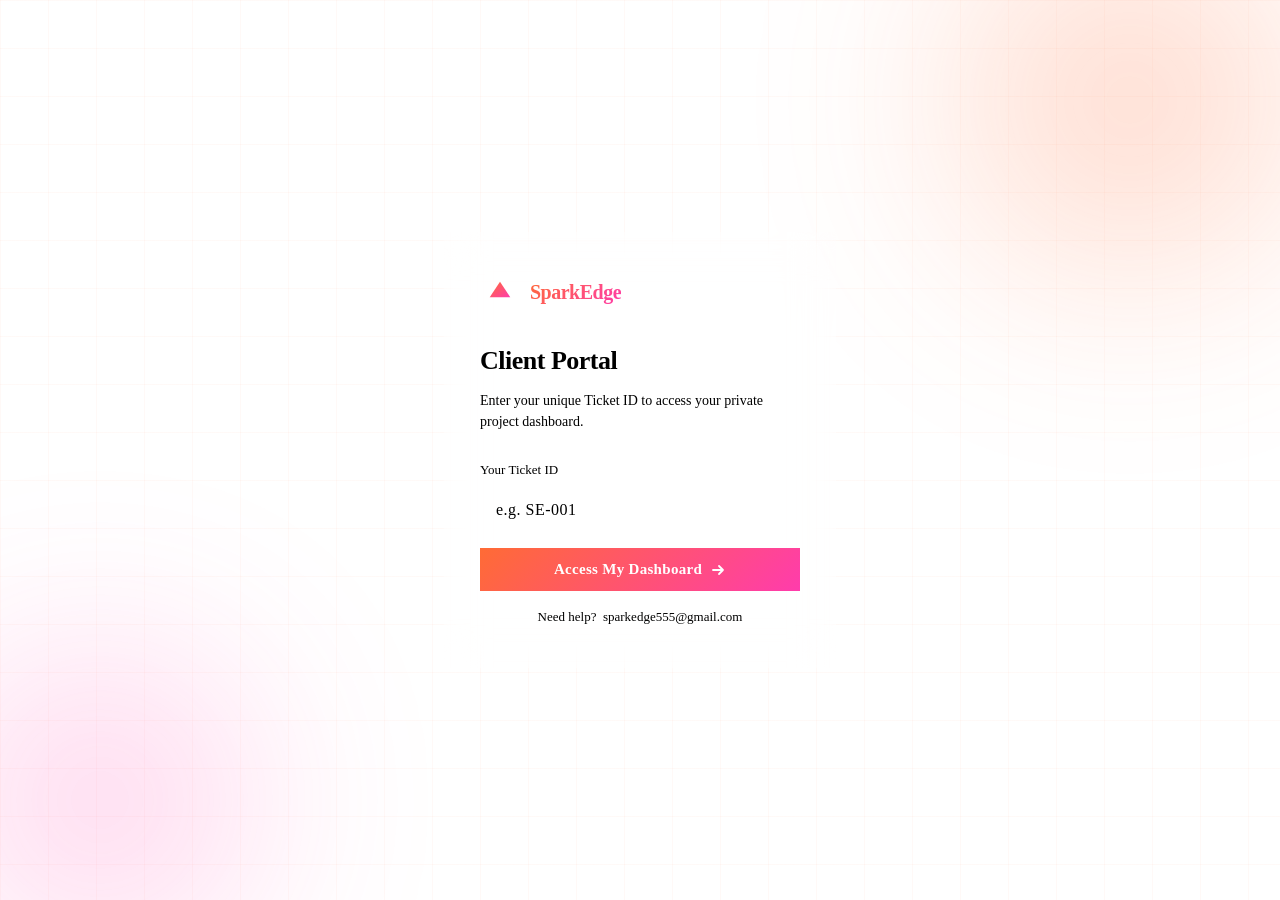
<file: index.html>
<!DOCTYPE html>
<html lang="en">
<head>
  <meta charset="UTF-8"/>
  <meta name="viewport" content="width=device-width, initial-scale=1.0"/>
  <title>SparkEdge — Client Portal</title>
 <!-- =========================
     FAVICONS & APP ICONS
========================= -->

<!-- Standard Favicon -->
<link rel="icon" type="image/x-icon" href="./favicons/favicon.ico">

<!-- PNG Favicons -->
<link rel="icon" type="image/png" sizes="16x16" href="./favicons/favicon-16x16.png">

<link rel="icon" type="image/png" sizes="32x32" href="./favicons/favicon-32x32.png">

<link rel="icon" type="image/png" sizes="48x48" href="./favicons/favicon-48x48.png">

<!-- Android Chrome -->
<link rel="icon" type="image/png" sizes="192x192" href="./favicons/android-chrome-192x192.png">

<link rel="icon" type="image/png" sizes="512x512" href="./favicons/android-chrome-512x512.png">

<!-- Apple Touch Icon -->
<link rel="apple-touch-icon" sizes="180x180" href="./favicons/apple-touch-icon-180x180.png">

<!-- Web App Manifest -->
<link rel="manifest" href="./favicons/manifest.webmanifest">

<!-- Safari Pinned Tab -->
<link rel="mask-icon" href="./favicons/safari-pinned-tab.svg" color="#ff6a00">

<!-- Theme Colors -->
<meta name="theme-color" content="#000000">
<meta name="msapplication-TileColor" content="#000000">

<!-- Mobile Web App -->
<meta name="mobile-web-app-capable" content="yes">
<meta name="apple-mobile-web-app-capable" content="yes">
<meta name="apple-mobile-web-app-status-bar-style" content="black-translucent">

<!-- App Name -->
<meta name="application-name" content="SparkEdge">
<meta name="apple-mobile-web-app-title" content="SparkEdge">
<!-- Google Fonts -->
  <link rel="stylesheet" href="style.css"/>
  <link href="https://fonts.googleapis.com/css2?family=Syne:wght@400;600;700;800&family=DM+Sans:wght@300;400;500&display=swap" rel="stylesheet"/>
</head>
<body class="login-page">

  <div class="bg-grid"></div>
  <div class="bg-glow glow-1"></div>
  <div class="bg-glow glow-2"></div>

  <div class="login-wrap">
    <div class="login-card">

      <div class="brand">
        <div class="brand-icon">
          <svg width="24" height="24" viewBox="0 0 28 28" fill="none">
            <polygon points="14,2 26,20 2,20" fill="url(#lg)"/>
            <defs>
              <linearGradient id="lg" x1="0%" y1="0%" x2="100%" y2="100%">
                <stop offset="0%" style="stop-color:#FF6B35"/>
                <stop offset="100%" style="stop-color:#FF3CAC"/>
              </linearGradient>
            </defs>
          </svg>
        </div>
        <span class="brand-name">SparkEdge</span>
      </div>

      <h1 class="login-title">Client Portal</h1>
      <p class="login-sub">Enter your unique Ticket ID to access your private project dashboard.</p>

      <div class="input-group">
        <label for="ticketInput">Your Ticket ID</label>
        <input
          type="text"
          id="ticketInput"
          placeholder="e.g. SE-001"
          autocomplete="off"
          spellcheck="false"
        />
      </div>

      <button class="btn-primary" onclick="accessPortal()">
        Access My Dashboard
        <svg width="16" height="16" viewBox="0 0 16 16" fill="none">
          <path d="M3 8h10M9 4l4 4-4 4" stroke="currentColor" stroke-width="1.8" stroke-linecap="round" stroke-linejoin="round"/>
        </svg>
      </button>

      <p id="errorMsg" class="error-msg" style="display:none">
        ⚠️ Invalid Ticket ID. Please check with your project manager.
      </p>

      <div class="login-footer">
        Need help? &nbsp;<a href="mailto:sparkedge555@gmail.com">sparkedge555@gmail.com</a>
      </div>

    </div>
  </div>

  <script>
    document.getElementById('ticketInput').addEventListener('keydown', function(e) {
      if (e.key === 'Enter') accessPortal();
    });

    function accessPortal() {
      const input    = document.getElementById('ticketInput').value.trim().toUpperCase();
      const errorMsg = document.getElementById('errorMsg');

      /* ──────────────────────────────────────────────────────────
         ADD NEW TICKET IDs HERE each time you onboard a client.
         Example: add 'SE-004' when you create SE-004.html
      ────────────────────────────────────────────────────────── */
      const validTickets = ['SE-001', 'SE-002', 'SE-003', ];

      if (validTickets.includes(input)) {
        errorMsg.style.display = 'none';
        window.location.href = `${input}.html`;   /* flat folder — files are in same folder */
      } else {
        errorMsg.style.display = 'block';
        const inp = document.getElementById('ticketInput');
        inp.classList.add('shake');
        setTimeout(() => inp.classList.remove('shake'), 500);
      }
    }
  </script>

</body>
</html>
</file>
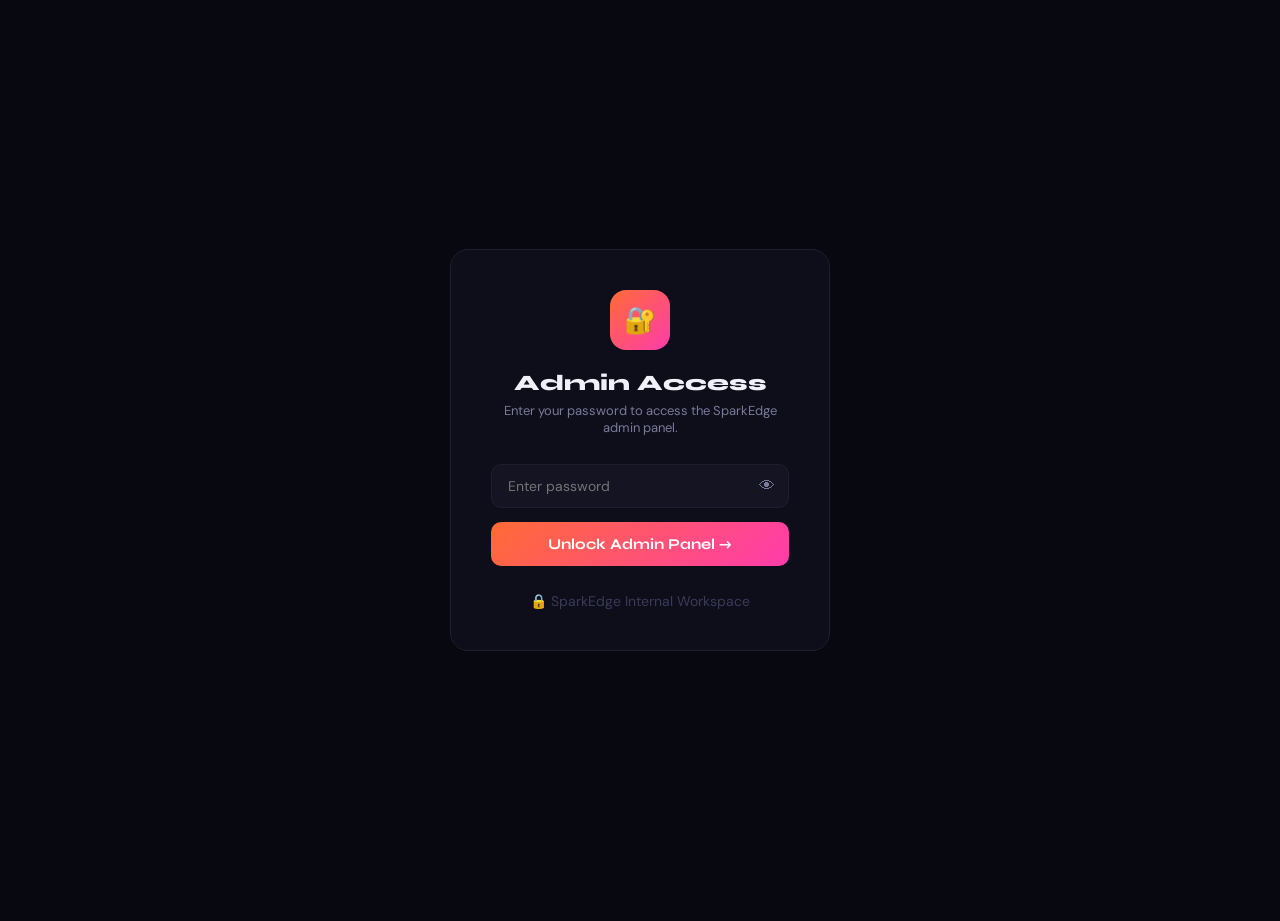
<file: admin.html>
git<!DOCTYPE html>
<html lang="en">
<head>
<meta charset="UTF-8"/>
<meta name="viewport" content="width=device-width, initial-scale=1.0"/>
<title>SparkEdge — Admin Panel</title>
<!-- =========================
     FAVICONS & APP ICONS
========================= -->

<!-- Standard Favicon -->
<link rel="icon" type="image/x-icon" href="./favicons/favicon.ico">

<!-- PNG Favicons -->
<link rel="icon" type="image/png" sizes="16x16" href="./favicons/favicon-16x16.png">

<link rel="icon" type="image/png" sizes="32x32" href="./favicons/favicon-32x32.png">

<link rel="icon" type="image/png" sizes="48x48" href="./favicons/favicon-48x48.png">

<!-- Android Chrome -->
<link rel="icon" type="image/png" sizes="192x192" href="./favicons/android-chrome-192x192.png">

<link rel="icon" type="image/png" sizes="512x512" href="./favicons/android-chrome-512x512.png">

<!-- Apple Touch Icon -->
<link rel="apple-touch-icon" sizes="180x180" href="./favicons/apple-touch-icon-180x180.png">

<!-- Web App Manifest -->
<link rel="manifest" href="./favicons/manifest.webmanifest">

<!-- Safari Pinned Tab -->
<link rel="mask-icon" href="./favicons/safari-pinned-tab.svg" color="#ff6a00">

<!-- Theme Colors -->
<meta name="theme-color" content="#000000">
<meta name="msapplication-TileColor" content="#000000">

<!-- Mobile Web App -->
<meta name="mobile-web-app-capable" content="yes">
<meta name="apple-mobile-web-app-capable" content="yes">
<meta name="apple-mobile-web-app-status-bar-style" content="black-translucent">

<!-- App Name -->
<meta name="application-name" content="SparkEdge">
<meta name="apple-mobile-web-app-title" content="SparkEdge">
<!-- Google Fonts -->
<link href="https://fonts.googleapis.com/css2?family=Syne:wght@400;600;700;800&family=DM+Sans:ital,wght@0,300;0,400;0,500;1,300&display=swap" rel="stylesheet"/>
<style>
:root{
  --bg:#080810;--bg-card:#0E0E1A;--bg-raised:#141422;--bg-hover:#1A1A2A;
  --border:#1E1E30;--border-bright:#2A2A40;
  --accent:#FF6B35;--accent2:#FF3CAC;--gold:#FFB347;
  --purple:#7B5EA7;--blue:#3B82F6;--green:#22C55E;--red:#EF4444;--yellow:#F59E0B;
  --text:#F0F0FA;--text-muted:#7A7A9A;--text-dim:#3A3A5A;
  --radius:12px;--radius-sm:8px;
}
*{margin:0;padding:0;box-sizing:border-box;}
body{font-family:'DM Sans',sans-serif;background:var(--bg);color:var(--text);min-height:100vh;overflow-x:hidden;}

/* ── SCROLLBAR ── */
::-webkit-scrollbar{width:5px;height:5px;}
::-webkit-scrollbar-track{background:transparent;}
::-webkit-scrollbar-thumb{background:var(--border-bright);border-radius:4px;}

/* ── SIDEBAR ── */
.sidebar{
  position:fixed;left:0;top:0;bottom:0;width:220px;
  background:var(--bg-card);border-right:1px solid var(--border);
  display:flex;flex-direction:column;z-index:50;
}
.sidebar-brand{
  padding:22px 20px 18px;
  border-bottom:1px solid var(--border);
  display:flex;align-items:center;gap:10px;
}
.sb-icon{
  width:34px;height:34px;
  background:linear-gradient(135deg,var(--accent),var(--accent2));
  border-radius:9px;display:flex;align-items:center;justify-content:center;flex-shrink:0;
}
.sb-name{font-family:'Syne',sans-serif;font-size:16px;font-weight:800;color:var(--text);}
.sb-tag{font-size:9px;font-weight:700;letter-spacing:2px;text-transform:uppercase;color:var(--accent);background:rgba(255,107,53,.12);border:1px solid rgba(255,107,53,.2);padding:2px 7px;border-radius:4px;}

.sidebar-nav{padding:16px 12px;display:flex;flex-direction:column;gap:4px;flex:1;overflow-y:auto;}
.nav-section-label{font-size:9px;font-weight:700;letter-spacing:2px;text-transform:uppercase;color:var(--text-dim);padding:10px 8px 6px;}
.nav-item{
  display:flex;align-items:center;gap:10px;
  padding:9px 10px;border-radius:var(--radius-sm);
  font-size:13px;font-weight:500;color:var(--text-muted);
  cursor:pointer;transition:all .15s;border:none;background:none;width:100%;text-align:left;
}
.nav-item:hover{background:var(--bg-raised);color:var(--text);}
.nav-item.active{background:rgba(255,107,53,.12);color:var(--accent);border:1px solid rgba(255,107,53,.2);}
.nav-item-icon{font-size:15px;width:20px;text-align:center;flex-shrink:0;}
.nav-badge{margin-left:auto;background:var(--accent);color:#fff;font-size:10px;font-weight:700;padding:1px 7px;border-radius:10px;}

.sidebar-footer{padding:14px 12px;border-top:1px solid var(--border);}
.sidebar-footer a{display:flex;align-items:center;gap:8px;font-size:12px;color:var(--text-muted);text-decoration:none;padding:7px 10px;border-radius:8px;transition:color .15s;}
.sidebar-footer a:hover{color:var(--text);}

/* ── MAIN AREA ── */
.main{margin-left:220px;min-height:100vh;display:flex;flex-direction:column;}
.topbar{
  padding:16px 28px;
  border-bottom:1px solid var(--border);
  display:flex;align-items:center;justify-content:space-between;
  background:rgba(8,8,16,.8);backdrop-filter:blur(12px);
  position:sticky;top:0;z-index:40;
}
.topbar-left{display:flex;align-items:center;gap:12px;}
.page-title{font-family:'Syne',sans-serif;font-size:18px;font-weight:800;}
.page-sub{font-size:12px;color:var(--text-muted);}
.topbar-right{display:flex;align-items:center;gap:10px;}

/* ── BUTTONS ── */
.btn{display:inline-flex;align-items:center;gap:6px;padding:8px 16px;border-radius:var(--radius-sm);border:none;font-family:'DM Sans',sans-serif;font-size:13px;font-weight:600;cursor:pointer;transition:all .15s;}
.btn-primary{background:linear-gradient(135deg,var(--accent),var(--accent2));color:#fff;}
.btn-primary:hover{opacity:.88;}
.btn-secondary{background:var(--bg-raised);border:1px solid var(--border);color:var(--text-muted);}
.btn-secondary:hover{border-color:var(--border-bright);color:var(--text);}
.btn-ghost{background:none;border:1px solid var(--border);color:var(--text-muted);}
.btn-ghost:hover{background:var(--bg-raised);color:var(--text);}
.btn-green{background:rgba(34,197,94,.15);border:1px solid rgba(34,197,94,.3);color:#22C55E;}
.btn-green:hover{background:rgba(34,197,94,.22);}
.btn-red{background:rgba(239,68,68,.12);border:1px solid rgba(239,68,68,.25);color:#EF4444;}
.btn-red:hover{background:rgba(239,68,68,.2);}
.btn-sm{padding:5px 11px;font-size:12px;}

/* ── PAGE VIEWS ── */
.page-view{display:none;padding:28px;animation:fadeIn .2s ease;}
.page-view.active{display:block;}
@keyframes fadeIn{from{opacity:0;transform:translateY(6px);}to{opacity:1;transform:none;}}

/* ── STATS ROW ── */
.stats-row{display:grid;grid-template-columns:repeat(4,1fr);gap:14px;margin-bottom:24px;}
.stat-card{background:var(--bg-card);border:1px solid var(--border);border-radius:var(--radius);padding:18px 20px;}
.stat-card-label{font-size:11px;font-weight:700;letter-spacing:1.5px;text-transform:uppercase;color:var(--text-dim);margin-bottom:8px;}
.stat-card-val{font-family:'Syne',sans-serif;font-size:28px;font-weight:800;color:#fff;line-height:1;}
.stat-card-sub{font-size:12px;color:var(--text-muted);margin-top:5px;}

/* ── TICKETS TABLE ── */
.tickets-header{display:flex;align-items:center;justify-content:space-between;margin-bottom:16px;}
.tickets-header h2{font-family:'Syne',sans-serif;font-size:16px;font-weight:700;}
.ticket-list{display:flex;flex-direction:column;gap:10px;}
.ticket-card{
  background:var(--bg-card);border:1px solid var(--border);
  border-radius:var(--radius);padding:18px 20px;
  display:grid;grid-template-columns:80px 1fr auto auto auto;
  align-items:center;gap:16px;
  cursor:pointer;transition:all .15s;
}
.ticket-card:hover{border-color:var(--border-bright);background:var(--bg-raised);}
.ticket-id{font-family:'Syne',sans-serif;font-size:13px;font-weight:800;color:var(--accent);}
.ticket-info .ti-name{font-size:14px;font-weight:600;color:var(--text);margin-bottom:2px;}
.ticket-info .ti-project{font-size:12px;color:var(--text-muted);}
.ticket-progress-wrap{width:120px;}
.ticket-progress-bar{height:4px;background:var(--bg-raised);border-radius:4px;overflow:hidden;margin-top:5px;}
.ticket-progress-fill{height:100%;background:linear-gradient(90deg,var(--accent),var(--gold));border-radius:4px;transition:width .5s;}
.ticket-progress-pct{font-size:11px;color:var(--text-muted);}
.status-pill{display:inline-flex;align-items:center;gap:5px;padding:4px 11px;border-radius:20px;font-size:11px;font-weight:700;white-space:nowrap;}
.status-pill.not-started{background:rgba(120,120,140,.12);border:1px solid rgba(120,120,140,.25);color:#8A8A9A;}
.status-pill.in-progress{background:rgba(255,107,53,.12);border:1px solid rgba(255,107,53,.3);color:var(--accent);}
.status-pill.completed{background:rgba(34,197,94,.12);border:1px solid rgba(34,197,94,.3);color:#22C55E;}
.status-dot{width:6px;height:6px;border-radius:50%;background:currentColor;}
.ticket-actions{display:flex;gap:6px;align-items:center;}

/* ── EDITOR LAYOUT ── */
.editor-grid{display:grid;grid-template-columns:1fr 340px;gap:20px;align-items:start;}
.editor-left{display:flex;flex-direction:column;gap:16px;}
.editor-right{display:flex;flex-direction:column;gap:16px;position:sticky;top:80px;}

.card{background:var(--bg-card);border:1px solid var(--border);border-radius:var(--radius);overflow:hidden;}
.card-header{padding:16px 20px;border-bottom:1px solid var(--border);display:flex;align-items:center;gap:10px;}
.card-header-icon{width:30px;height:30px;border-radius:8px;display:flex;align-items:center;justify-content:center;font-size:14px;background:rgba(255,107,53,.1);}
.card-header-title{font-family:'Syne',sans-serif;font-size:14px;font-weight:700;}
.card-header-sub{font-size:11px;color:var(--text-muted);margin-top:1px;}
.card-body{padding:20px;}

/* ── FORM FIELDS ── */
.field-grid{display:grid;grid-template-columns:1fr 1fr;gap:12px;}
.field-grid-3{display:grid;grid-template-columns:1fr 1fr 1fr;gap:12px;}
.field{display:flex;flex-direction:column;gap:5px;}
.field.full{grid-column:1/-1;}
.field label{font-size:11px;font-weight:700;letter-spacing:.5px;color:var(--text-muted);}
.field input,.field textarea,.field select{
  background:var(--bg-raised);border:1px solid var(--border);
  border-radius:var(--radius-sm);padding:9px 12px;
  font-family:'DM Sans',sans-serif;font-size:13px;color:var(--text);
  outline:none;transition:border-color .15s;width:100%;
}
.field input:focus,.field textarea:focus,.field select:focus{border-color:rgba(255,107,53,.5);}
.field textarea{resize:vertical;min-height:60px;line-height:1.5;}
.field select option{background:var(--bg-card);}
.field input[type="range"]{padding:4px 0;accent-color:var(--accent);cursor:pointer;}
.range-display{font-family:'Syne',sans-serif;font-size:18px;font-weight:800;color:var(--accent);text-align:center;margin-top:4px;}

/* ── SECTION DIVIDER ── */
.section-divider{font-size:10px;font-weight:700;letter-spacing:2px;text-transform:uppercase;color:var(--text-dim);padding:14px 0 8px;border-bottom:1px solid var(--border);margin-bottom:14px;grid-column:1/-1;}

/* ── STAGE BUILDER ── */
.stages-list{display:flex;flex-direction:column;gap:8px;}
.stage-row{background:var(--bg-raised);border:1px solid var(--border);border-radius:var(--radius-sm);padding:0;overflow:hidden;transition:border-color .15s;}
.stage-row:hover{border-color:var(--border-bright);}
.stage-row-top{display:grid;grid-template-columns:auto 1fr auto auto auto;align-items:center;gap:10px;padding:12px 14px;}
.stage-row-dot{width:10px;height:10px;border-radius:50%;flex-shrink:0;}
.stage-row-dot.paid{background:#22C55E;}
.stage-row-dot.pending{background:#F59E0B;}
.stage-row-dot.upcoming{background:#3A3A5A;}
.stage-row input,.stage-row select{background:var(--bg);border:1px solid var(--border);border-radius:6px;padding:7px 10px;font-size:12px;color:var(--text);font-family:'DM Sans',sans-serif;outline:none;}
.stage-row input:focus,.stage-row select:focus{border-color:rgba(255,107,53,.4);}
.stage-row .sr-name{min-width:0;}
.stage-status-select{font-size:11px;padding:6px 8px;min-width:100px;}
.stage-status-select option[value="paid"]{color:#22C55E;}
.stage-status-select option[value="pending"]{color:#F59E0B;}
.stage-status-select option[value="upcoming"]{color:#7A7A9A;}
.stage-row-note-row{padding:0 14px 10px;display:flex;gap:8px;align-items:center;}
.stage-row-note-row input{flex:1;font-size:11px;padding:5px 10px;color:var(--text-muted);}
.stage-status-pill{display:inline-flex;align-items:center;gap:5px;padding:4px 10px;border-radius:20px;font-size:10px;font-weight:700;white-space:nowrap;}
.stage-status-pill.paid{background:rgba(34,197,94,.12);border:1px solid rgba(34,197,94,.3);color:#22C55E;}
.stage-status-pill.pending{background:rgba(245,158,11,.12);border:1px solid rgba(245,158,11,.3);color:#F59E0B;}
.stage-status-pill.upcoming{background:rgba(122,122,154,.1);border:1px solid rgba(122,122,154,.2);color:#7A7A9A;}
.btn-remove{background:rgba(239,68,68,.1);border:1px solid rgba(239,68,68,.2);color:#EF4444;border-radius:6px;padding:5px 8px;cursor:pointer;font-size:12px;transition:background .15s;}
.btn-remove:hover{background:rgba(239,68,68,.2);}
.btn-add-row{display:flex;align-items:center;gap:6px;background:none;border:1px dashed var(--border);border-radius:var(--radius-sm);padding:9px 14px;font-size:12px;color:var(--text-muted);cursor:pointer;width:100%;transition:all .15s;}
.btn-add-row:hover{border-color:rgba(255,107,53,.4);color:var(--accent);}

/* ── TIMELINE BUILDER ── */
.timeline-list{display:flex;flex-direction:column;gap:8px;}
.tl-row{background:var(--bg-raised);border:1px solid var(--border);border-radius:var(--radius-sm);padding:12px;}
.tl-row-top{display:grid;grid-template-columns:1fr 1fr auto;gap:8px;margin-bottom:8px;}
.tl-row-bottom input{width:100%;background:var(--bg);border:1px solid var(--border);border-radius:6px;padding:7px 10px;font-size:12px;color:var(--text);font-family:'DM Sans',sans-serif;outline:none;}
.tl-row-bottom input:focus{border-color:rgba(255,107,53,.4);}
.tl-row input,.tl-row select{background:var(--bg);border:1px solid var(--border);border-radius:6px;padding:6px 10px;font-size:12px;color:var(--text);font-family:'DM Sans',sans-serif;outline:none;}
.tl-row input:focus,.tl-row select:focus{border-color:rgba(255,107,53,.4);}

/* ── DELIVERABLES ── */
.deliv-list{display:flex;flex-direction:column;gap:8px;}
.deliv-row{display:grid;grid-template-columns:1fr auto auto;gap:8px;align-items:center;background:var(--bg-raised);border:1px solid var(--border);border-radius:var(--radius-sm);padding:9px 12px;}
.deliv-row input{background:var(--bg);border:1px solid var(--border);border-radius:6px;padding:6px 10px;font-size:12px;color:var(--text);font-family:'DM Sans',sans-serif;outline:none;width:100%;}
.deliv-row input:focus{border-color:rgba(255,107,53,.4);}
.done-toggle{display:flex;align-items:center;gap:6px;font-size:11px;color:var(--text-muted);white-space:nowrap;cursor:pointer;}
.done-toggle input[type="checkbox"]{accent-color:var(--green);width:14px;height:14px;cursor:pointer;}

/* ── FILES BUILDER ── */
.files-list{display:flex;flex-direction:column;gap:8px;}
.file-row{display:grid;grid-template-columns:1fr auto 2fr auto;gap:8px;align-items:center;background:var(--bg-raised);border:1px solid var(--border);border-radius:var(--radius-sm);padding:9px 12px;}
.file-row input,.file-row select{background:var(--bg);border:1px solid var(--border);border-radius:6px;padding:6px 10px;font-size:12px;color:var(--text);font-family:'DM Sans',sans-serif;outline:none;}
.file-row input:focus,.file-row select:focus{border-color:rgba(255,107,53,.4);}

/* ── DOC TRACKER ── */
.doc-tracker{display:flex;flex-direction:column;gap:10px;}
.doc-track-item{display:flex;align-items:center;gap:12px;background:var(--bg-raised);border:1px solid var(--border);border-radius:var(--radius-sm);padding:12px 14px;}
.doc-track-icon{font-size:18px;width:28px;text-align:center;flex-shrink:0;}
.doc-track-info{flex:1;}
.doc-track-name{font-size:13px;font-weight:600;color:var(--text);}
.doc-track-sub{font-size:11px;color:var(--text-muted);margin-top:1px;}
.doc-track-toggle{position:relative;width:38px;height:20px;flex-shrink:0;}
.doc-track-toggle input{opacity:0;width:0;height:0;}
.toggle-slider{position:absolute;inset:0;background:var(--border);border-radius:20px;cursor:pointer;transition:.2s;}
.toggle-slider::before{content:'';position:absolute;left:3px;top:3px;width:14px;height:14px;background:#fff;border-radius:50%;transition:.2s;}
.doc-track-toggle input:checked+.toggle-slider{background:var(--green);}
.doc-track-toggle input:checked+.toggle-slider::before{transform:translateX(18px);}

/* ── WA BUTTON ── */
.wa-block{display:flex;flex-direction:column;gap:8px;}
.wa-btn{
  display:flex;align-items:center;justify-content:center;gap:8px;
  padding:12px;border-radius:var(--radius-sm);
  background:rgba(37,211,102,.12);border:1px solid rgba(37,211,102,.3);
  color:#25D366;font-size:13px;font-weight:700;
  text-decoration:none;cursor:pointer;transition:background .15s;
}
.wa-btn:hover{background:rgba(37,211,102,.2);}
.wa-input{display:flex;gap:8px;align-items:center;}
.wa-input input{flex:1;background:var(--bg-raised);border:1px solid var(--border);border-radius:var(--radius-sm);padding:8px 12px;font-size:12px;color:var(--text);outline:none;font-family:'DM Sans',sans-serif;}
.wa-input input:focus{border-color:rgba(37,211,102,.4);}

/* ── GENERATE SECTION ── */
.generate-section{background:linear-gradient(135deg,rgba(255,107,53,.08),rgba(255,60,172,.04));border:1px solid rgba(255,107,53,.2);border-radius:var(--radius);padding:20px;}
.gen-title{font-family:'Syne',sans-serif;font-size:15px;font-weight:800;margin-bottom:6px;}
.gen-sub{font-size:12px;color:var(--text-muted);line-height:1.6;margin-bottom:16px;}
.gen-steps{display:flex;flex-direction:column;gap:8px;margin-bottom:16px;}
.gen-step{display:flex;align-items:flex-start;gap:10px;font-size:12px;color:var(--text-muted);line-height:1.5;}
.gen-step-num{width:18px;height:18px;background:var(--accent);border-radius:5px;display:flex;align-items:center;justify-content:center;font-size:10px;font-weight:800;color:#fff;flex-shrink:0;margin-top:1px;}

/* ── MODAL ── */
.modal-overlay{display:none;position:fixed;inset:0;background:rgba(0,0,0,.7);z-index:200;align-items:center;justify-content:center;padding:16px;}
.modal-overlay.open{display:flex;}
.modal{background:var(--bg-card);border:1px solid var(--border);border-radius:16px;width:100%;max-width:520px;overflow:hidden;animation:modalIn .2s ease;max-height:90vh;overflow-y:auto;}
@keyframes modalIn{from{transform:scale(.95);opacity:0;}to{transform:scale(1);opacity:1;}}
.modal-header{padding:20px 24px;border-bottom:1px solid var(--border);display:flex;align-items:center;justify-content:space-between;}
.modal-title{font-family:'Syne',sans-serif;font-size:16px;font-weight:800;}
.modal-close{background:none;border:none;color:var(--text-muted);font-size:20px;cursor:pointer;line-height:1;padding:2px 6px;border-radius:6px;}
.modal-close:hover{background:var(--bg-raised);color:var(--text);}
.modal-body{padding:24px;display:flex;flex-direction:column;gap:14px;}
.modal-footer{padding:16px 24px;border-top:1px solid var(--border);display:flex;gap:10px;justify-content:flex-end;}

/* ── TOAST ── */
.toast{
  position:fixed;bottom:24px;right:24px;
  background:var(--bg-card);border:1px solid var(--green);
  border-radius:10px;padding:12px 18px;
  font-size:13px;font-weight:600;color:var(--green);
  display:flex;align-items:center;gap:8px;
  transform:translateY(80px);opacity:0;
  transition:all .3s ease;z-index:300;
}
.toast.show{transform:none;opacity:1;}

/* ── EMPTY STATE ── */
.empty-state{text-align:center;padding:60px 20px;color:var(--text-dim);}
.empty-state .es-icon{font-size:40px;margin-bottom:12px;}
.empty-state .es-text{font-size:14px;}

/* ── REFERRAL SYSTEM ── */
.referral-header{display:flex;align-items:center;justify-content:space-between;margin-bottom:20px;}
.referral-grid{display:grid;grid-template-columns:1fr 1fr;gap:16px;margin-bottom:20px;}
.ref-stat{background:var(--bg-card);border:1px solid var(--border);border-radius:var(--radius);padding:16px 18px;}
.ref-stat-label{font-size:10px;font-weight:700;letter-spacing:1.5px;text-transform:uppercase;color:var(--text-dim);margin-bottom:6px;}
.ref-stat-val{font-family:'Syne',sans-serif;font-size:24px;font-weight:800;color:#fff;}
.voucher-list{display:flex;flex-direction:column;gap:10px;}
.voucher-card{background:var(--bg-card);border:1px solid var(--border);border-radius:var(--radius);padding:16px 20px;display:grid;grid-template-columns:1fr auto auto;align-items:center;gap:14px;}
.voucher-card.used{opacity:.55;}
.vc-code{font-family:'Syne',sans-serif;font-size:15px;font-weight:800;color:var(--accent);letter-spacing:2px;}
.vc-meta{font-size:12px;color:var(--text-muted);margin-top:3px;}
.vc-discount{font-family:'Syne',sans-serif;font-size:18px;font-weight:800;color:var(--gold);}
.vc-pill{display:inline-block;padding:3px 10px;border-radius:20px;font-size:10px;font-weight:700;}
.vc-pill.active{background:rgba(34,197,94,.12);border:1px solid rgba(34,197,94,.3);color:#22C55E;}
.vc-pill.used{background:rgba(120,120,140,.1);border:1px solid rgba(120,120,140,.2);color:#8A8A9A;}
.vc-pill.expired{background:rgba(239,68,68,.1);border:1px solid rgba(239,68,68,.2);color:#EF4444;}
.vc-actions{display:flex;gap:6px;}
.ref-applied-banner{background:rgba(34,197,94,.08);border:1px solid rgba(34,197,94,.25);border-radius:var(--radius-sm);padding:10px 14px;font-size:12px;color:#22C55E;margin-top:10px;display:flex;align-items:center;gap:8px;}

/* ── HOW TO BOX ── */
.howto{background:rgba(59,130,246,.06);border:1px solid rgba(59,130,246,.2);border-radius:var(--radius);padding:16px 18px;}
.howto-title{font-size:12px;font-weight:700;color:#3B82F6;margin-bottom:10px;display:flex;align-items:center;gap:6px;}
.howto ol{padding-left:18px;display:flex;flex-direction:column;gap:7px;}
.howto li{font-size:12px;color:var(--text-muted);line-height:1.6;}
.howto code{background:var(--bg-raised);border:1px solid var(--border);border-radius:4px;padding:1px 6px;font-size:11px;color:var(--accent);font-family:monospace;}

/* ── RESPONSIVE ── */
@media(max-width:900px){
  .sidebar{display:none;}
  .main{margin-left:0;}
  .editor-grid{grid-template-columns:1fr;}
  .stats-row{grid-template-columns:1fr 1fr;}
  .ticket-card{grid-template-columns:60px 1fr;}.ticket-card>*:nth-child(n+3){display:none;}
}
/* ── SHAKE ── */
@keyframes shake{0%,100%{transform:translateX(0);}20%{transform:translateX(-6px);}40%{transform:translateX(6px);}60%{transform:translateX(-4px);}80%{transform:translateX(4px);}}
.shake{animation:shake .4s ease;}
/* ── DISCOUNT SECTION ── */
.discount-block{background:rgba(255,179,71,.06);border:1px solid rgba(255,179,71,.2);border-radius:var(--radius-sm);padding:14px;margin-top:12px;}
.discount-block-title{font-size:11px;font-weight:700;letter-spacing:1.5px;text-transform:uppercase;color:var(--gold);margin-bottom:10px;}
.disc-type-btn{flex:1;padding:7px;border-radius:8px;border:1px solid var(--border);background:var(--bg-raised);font-size:12px;font-weight:600;color:var(--text-muted);cursor:pointer;transition:all .15s;}
.disc-type-btn.active{background:rgba(255,179,71,.15);border-color:rgba(255,179,71,.4);color:var(--gold);}
/* ── WORKFLOW PAGE ── */
.workflow-step{display:flex;gap:16px;padding:18px 20px;background:var(--bg-card);border:1px solid var(--border);border-radius:var(--radius);margin-bottom:12px;align-items:flex-start;}
.wf-num{width:36px;height:36px;border-radius:10px;background:linear-gradient(135deg,var(--accent),var(--accent2));display:flex;align-items:center;justify-content:center;font-family:'Syne',sans-serif;font-size:16px;font-weight:800;color:#fff;flex-shrink:0;}
.wf-title{font-family:'Syne',sans-serif;font-size:14px;font-weight:700;margin-bottom:4px;}
.wf-desc{font-size:12px;color:var(--text-muted);line-height:1.7;}
.wf-docs{display:flex;flex-wrap:wrap;gap:6px;margin-top:8px;}
.wf-doc-pill{background:rgba(59,130,246,.1);border:1px solid rgba(59,130,246,.25);border-radius:6px;padding:3px 10px;font-size:11px;font-weight:600;color:#3B82F6;}
.wf-timing{font-size:11px;color:var(--gold);background:rgba(255,179,71,.1);border:1px solid rgba(255,179,71,.2);border-radius:5px;padding:2px 8px;margin-top:6px;display:inline-block;}
/* ── GUIDE / SETTINGS ── */
.guide-section{background:var(--bg-card);border:1px solid var(--border);border-radius:var(--radius);margin-bottom:16px;overflow:hidden;}
.guide-section-hdr{padding:16px 20px;border-bottom:1px solid var(--border);display:flex;align-items:center;gap:10px;}
.guide-section-body{padding:20px;font-size:13px;color:var(--text-muted);line-height:1.8;}
.guide-section-body strong{color:var(--text);}
.guide-section-body code{background:var(--bg-raised);border:1px solid var(--border);border-radius:4px;padding:1px 7px;font-size:11px;color:var(--accent);font-family:monospace;}
.settings-row{display:flex;align-items:center;justify-content:space-between;padding:14px 0;border-bottom:1px solid var(--border);}
.settings-row:last-child{border-bottom:none;}
.settings-label{font-size:13px;font-weight:600;}
.settings-sub{font-size:12px;color:var(--text-muted);margin-top:2px;}
.settings-input{background:var(--bg-raised);border:1px solid var(--border);border-radius:8px;padding:8px 12px;font-size:13px;color:var(--text);font-family:'DM Sans',sans-serif;outline:none;width:220px;}
.settings-input:focus{border-color:rgba(255,107,53,.4);}
/* ── TEAM / FINANCE ── */
.team-card{background:var(--bg-card);border:1px solid var(--border);border-radius:var(--radius);padding:20px;display:flex;align-items:center;gap:16px;margin-bottom:10px;}
.team-avatar{width:48px;height:48px;border-radius:12px;background:linear-gradient(135deg,var(--accent),var(--accent2));display:flex;align-items:center;justify-content:center;font-size:20px;flex-shrink:0;}
.finance-bar{height:8px;background:var(--bg-raised);border-radius:10px;overflow:hidden;margin-top:5px;}
.finance-bar-fill{height:100%;background:linear-gradient(90deg,var(--accent),var(--gold));border-radius:10px;}
.client-row{display:flex;align-items:center;justify-content:space-between;padding:12px 0;border-bottom:1px solid var(--border);}
.client-row:last-child{border-bottom:none;}

/* ── LOGIN SCREEN ── */
#adminLoginScreen{position:fixed;inset:0;background:var(--bg);z-index:9999;display:flex;align-items:center;justify-content:center;}
.admin-login-card{background:var(--bg-card);border:1px solid var(--border);border-radius:18px;padding:40px;width:100%;max-width:380px;text-align:center;}
.admin-login-icon{width:60px;height:60px;background:linear-gradient(135deg,var(--accent),var(--accent2));border-radius:16px;display:flex;align-items:center;justify-content:center;margin:0 auto 20px;font-size:26px;}
.admin-login-title{font-family:'Syne',sans-serif;font-size:22px;font-weight:800;margin-bottom:6px;}
.admin-login-sub{font-size:13px;color:var(--text-muted);margin-bottom:28px;}
.admin-login-field{position:relative;margin-bottom:14px;}
.admin-login-field input{width:100%;background:var(--bg-raised);border:1px solid var(--border);border-radius:10px;padding:12px 44px 12px 16px;font-size:14px;color:var(--text);font-family:'DM Sans',sans-serif;outline:none;transition:border-color .15s;}
.admin-login-field input:focus{border-color:rgba(255,107,53,.5);}
.admin-toggle-eye{position:absolute;right:12px;top:50%;transform:translateY(-50%);background:none;border:none;color:var(--text-muted);cursor:pointer;font-size:16px;padding:2px;}
.admin-login-btn{width:100%;padding:13px;background:linear-gradient(135deg,var(--accent),var(--accent2));border:none;border-radius:10px;font-family:'Syne',sans-serif;font-size:15px;font-weight:700;color:#fff;cursor:pointer;margin-bottom:10px;transition:opacity .15s;}
.admin-login-btn:hover{opacity:.88;}
.admin-login-error{color:#EF4444;font-size:12px;margin-top:4px;display:none;}
.admin-lock-icon{font-size:14px;color:var(--text-dim);margin-top:16px;}

/* ── MOBILE HAMBURGER ── */
.mobile-topbar{display:none;position:fixed;top:0;left:0;right:0;height:56px;background:var(--bg-card);border-bottom:1px solid var(--border);z-index:60;align-items:center;padding:0 16px;gap:12px;}
.hamburger-btn{background:none;border:none;color:var(--text);font-size:22px;cursor:pointer;padding:4px;line-height:1;}
.sidebar-overlay{display:none;position:fixed;inset:0;background:rgba(0,0,0,.6);z-index:55;}
.sidebar-overlay.open{display:block;}
.sidebar.open{transform:translateX(0)!important;}
@media(max-width:900px){
  .mobile-topbar{display:flex;}
  .sidebar{transform:translateX(-100%);transition:transform .25s ease;display:flex!important;}
  .main{margin-left:0;padding-top:56px;}
  .topbar{top:56px;}
  .stats-row{grid-template-columns:1fr 1fr;}
  .editor-grid{grid-template-columns:1fr;}
  .editor-right{position:static;}
  .ticket-card{grid-template-columns:70px 1fr auto;gap:10px;}
  .ticket-card>*:nth-child(n+4){display:none;}
  .ticket-progress-wrap{display:none;}
  .field-grid{grid-template-columns:1fr;}
  .field-grid-3{grid-template-columns:1fr;}
  .settings-input{width:100%;}
  .settings-row{flex-direction:column;align-items:flex-start;gap:8px;}
  .referral-grid{grid-template-columns:1fr;}
  .voucher-card{grid-template-columns:1fr auto;}
  .file-row{grid-template-columns:1fr 1fr;}
}
@media(max-width:480px){
  .stats-row{grid-template-columns:1fr;}
  .page-view{padding:16px;}
  .admin-login-card{padding:28px 20px;}
  .topbar{padding:12px 16px;}
  .topbar-right .btn span{display:none;}
}
</style>
</head>
<body>

<!-- ══════════ ADMIN LOGIN SCREEN ══════════ -->
<div id="adminLoginScreen">
  <div class="admin-login-card">
    <div class="admin-login-icon">🔐</div>
    <div class="admin-login-title">Admin Access</div>
    <div class="admin-login-sub">Enter your password to access the SparkEdge admin panel.</div>
    <div class="admin-login-field">
      <input type="password" id="adminPwdInput" placeholder="Enter password" onkeydown="if(event.key==='Enter')checkAdminPwd()"/>
      <button class="admin-toggle-eye" onclick="togglePwdView()" id="eyeBtn">👁</button>
    </div>
    <div class="admin-login-error" id="adminPwdError">⚠ Incorrect password. Please try again.</div>
    <button class="admin-login-btn" onclick="checkAdminPwd()">
      Unlock Admin Panel →
    </button>
    <div class="admin-lock-icon">🔒 SparkEdge Internal Workspace</div>
  </div>
</div>

<script>
/* ═══════════════════════════════════════════════
   MULTI-USER AUTH SYSTEM
   Owner: RAUNAK@1 (full access)
   Members: stored in BOTH localStorage AND hardcoded
   below so the file works on ANY device/browser.
   Settings unlock: separate password (owner only)

   HOW TEAM SHARING WORKS:
   When owner adds a member and saves, they must also
   export (⬇ Export) and re-share the admin.html file
   with the team. Each member opens admin.html locally
   and logs in with their password.
   OR: host admin.html on a private URL (e.g. GitHub
   private repo / Netlify password protected) and
   all team members open the same URL.
═══════════════════════════════════════════════ */
const AUTH_KEY = 'se_members';
const SETTINGS_AUTH_KEY = 'se_settings_pwd';

// HARDCODED MEMBERS — Owner: after adding members via UI,
// click "Export & Embed Members" button (or manually copy
// the member list here). These work on ALL devices without
// needing the same browser/localStorage.
// Format: {id, name, role, email, password, status, permissions:[]}
// ▼▼▼ PASTE MEMBER CONFIG(s) HERE — between the [ ] brackets ▼▼▼
const HARDCODED_MEMBERS = [
  {
    "id": "mem_1778838014185",
    "name": "Pinkesh Kr Prabhakar",
    "role": "Marketing Manager",
    "email": "pinkeshkumarprabhakar9@gmail.com",
    "wa": "96937 17475",
    "password": "Pinkesh@1",
    "permissions": [
      "view_tickets",
      "edit_tickets",
      "view_clients",
      "export"
    ],
    "status": "active",
    "addedAt": "15/5/2026"
  }
];
// ▲▲▲ END OF MEMBER CONFIG — save file and git push ▲▲▲

function getMembers(){
  try{
    const stored = JSON.parse(localStorage.getItem(AUTH_KEY)) || [];
    // Merge: hardcoded as base, localStorage overrides (for updates made on this device)
    const merged = [...HARDCODED_MEMBERS];
    stored.forEach(sm => {
      const idx = merged.findIndex(hm => hm.id === sm.id || hm.password === sm.password);
      if(idx >= 0) merged[idx] = sm; // update existing
      else merged.push(sm); // add new
    });
    return merged;
  }catch{ return HARDCODED_MEMBERS; }
}
function saveMembers(m){
  localStorage.setItem(AUTH_KEY, JSON.stringify(m));
  // Show reminder to re-share file
  console.log('[SparkEdge] Members updated in localStorage. To share with team on other devices, use Export and re-share admin.html, or update HARDCODED_MEMBERS in the file.');
}
function getSettingsPwd(){
  return localStorage.getItem(SETTINGS_AUTH_KEY)||'Settings@1';
}

// Current logged-in user context
window.SE_USER = null; // set on login

(function(){
  // Check session
  const sess = sessionStorage.getItem('se_session');
  if(sess){
    try{
      window.SE_USER = JSON.parse(sess);
      document.getElementById('adminLoginScreen').style.display='none';
    }catch{}
  }

  function checkAdminPwd(){
    const val = document.getElementById('adminPwdInput').value;
    const err = document.getElementById('adminPwdError');
    err.style.display='none';

    // Owner check
    if(val === 'RAUNAK@1'){
      window.SE_USER = {name:'Raunak (Owner)', role:'owner', permissions:['all']};
      sessionStorage.setItem('se_session', JSON.stringify(window.SE_USER));
      doUnlock();
      return;
    }

    // Member check
    const members = getMembers();
    const member = members.find(m => m.password === val && m.status === 'active');
    if(member){
      window.SE_USER = {name:member.name, role:member.role, permissions:member.permissions||[], memberId:member.id};
      sessionStorage.setItem('se_session', JSON.stringify(window.SE_USER));
      doUnlock();
      return;
    }

    // Failed
    err.style.display='block';
    document.getElementById('adminPwdInput').classList.add('shake');
    setTimeout(()=>document.getElementById('adminPwdInput').classList.remove('shake'),500);
  }

  function doUnlock(){
    const screen = document.getElementById('adminLoginScreen');
    screen.style.opacity='0'; screen.style.transition='opacity .3s';
    setTimeout(()=>{screen.style.display='none';}, 300);
    document.getElementById('adminPwdError').style.display='none';
    // update sidebar user badge after unlock
    if(typeof updateUserBadge==='function') updateUserBadge();
    // Apply permission restrictions
    if(typeof applyPermissions==='function') applyPermissions();
  }

  function togglePwdView(){
    const inp = document.getElementById('adminPwdInput');
    const btn = document.getElementById('eyeBtn');
    inp.type = inp.type==='password' ? 'text' : 'password';
    btn.textContent = inp.type==='password' ? '👁' : '🙈';
  }
  window.checkAdminPwd = checkAdminPwd;
  window.togglePwdView = togglePwdView;
})();
</script>

<!-- ══════════ MOBILE TOPBAR ══════════ -->
<div class="mobile-topbar">
  <button class="hamburger-btn" onclick="toggleSidebar()">☰</button>
  <div style="display:flex;align-items:center;gap:8px;">
    <div class="sb-icon" style="width:28px;height:28px;border-radius:7px;">⚡</div>
    <span style="font-family:'Syne',sans-serif;font-size:15px;font-weight:800;">SparkEdge</span>
  </div>
</div>
<div class="sidebar-overlay" id="sidebarOverlay" onclick="toggleSidebar()"></div>

<script>
function toggleSidebar(){
  const sb=document.querySelector('.sidebar');
  const ov=document.getElementById('sidebarOverlay');
  const open=sb.classList.toggle('open');
  ov.classList.toggle('open',open);
}
</script>

<!-- ══════════ SIDEBAR ══════════ -->
<aside class="sidebar">
  <div class="sidebar-brand">
    <div class="sb-icon">
      <svg width="18" height="18" viewBox="0 0 28 28" fill="none">
        <path d="M16 3L6 16H14L12 25L22 12H14L16 3Z" fill="white"/>
      </svg>
    </div>
    <div style="flex:1;min-width:0;">
      <div class="sb-name">SparkEdge</div>
      <div class="sb-tag" id="userRoleBadge">Admin</div>
    </div>
  </div>
  <div id="userBadge" style="margin:0 12px 8px;padding:8px 12px;background:rgba(255,107,53,.06);border:1px solid rgba(255,107,53,.15);border-radius:8px;font-size:11px;">
    <div style="color:var(--text-muted);">Logged in as</div>
    <div id="userNameDisplay" style="font-weight:700;color:var(--text);font-size:12px;margin-top:2px;">Loading...</div>
  </div>
  <nav class="sidebar-nav">
    <div class="nav-section-label">Workspace</div>
    <button class="nav-item active" onclick="showPage('dashboard')" id="nav-dashboard">
      <span class="nav-item-icon">⚡</span> Dashboard
    </button>
    <button class="nav-item" onclick="showPage('tickets')" id="nav-tickets">
      <span class="nav-item-icon">🎫</span> Tickets
      <span class="nav-badge" id="ticketCountBadge">2</span>
    </button>
    <button class="nav-item" onclick="showPage('newticket')" id="nav-newticket">
      <span class="nav-item-icon">➕</span> New Ticket
    </button>
    <div class="nav-section-label">Sections</div>
    <button class="nav-item" onclick="showPage('clients')" id="nav-clients">
      <span class="nav-item-icon">👥</span> Clients
    </button>
    <button class="nav-item" onclick="showPage('finance')" id="nav-finance">
      <span class="nav-item-icon">💰</span> Finance
    </button>
    <button class="nav-item" onclick="showPage('team')" id="nav-team">
      <span class="nav-item-icon">🧑‍💻</span> Team
    </button>
    <div class="nav-section-label">Knowledge</div>
    <button class="nav-item" onclick="showPage('workflow')" id="nav-workflow">
      <span class="nav-item-icon">🗺️</span> Workflow
    </button>
    <button class="nav-item" onclick="showPage('guide')" id="nav-guide">
      <span class="nav-item-icon">📖</span> System Guide
    </button>
    <div class="nav-section-label">Tools</div>
    <button class="nav-item" onclick="showPage('settings')" id="nav-settings">
      <span class="nav-item-icon">⚙️</span> Settings
    </button>
    <button class="nav-item" onclick="window.open('docs.html','_blank')">
      <span class="nav-item-icon">📄</span> Doc Generator ↗
    </button>
    <button class="nav-item" onclick="window.open('index.html','_blank')">
      <span class="nav-item-icon">🌐</span> Client Portal ↗
    </button>
  </nav>
  <div class="sidebar-footer">
    <a href="mailto:sparkedge555@gmail.com">✉ sparkedge555@gmail.com</a>
    <button id="memberLogoutBtn" onclick="adminLogout()" style="display:none;width:100%;margin-top:8px;background:rgba(239,68,68,.1);border:1px solid rgba(239,68,68,.25);border-radius:8px;padding:8px 12px;font-size:12px;font-weight:600;color:#EF4444;cursor:pointer;text-align:left;">🚪 Log Out</button>
  </div>
</aside>

<!-- ══════════ MAIN ══════════ -->
<div class="main">
  <div class="topbar">
    <div class="topbar-left">
      <div>
        <div class="page-title" id="topbarTitle">Dashboard</div>
        <div class="page-sub" id="topbarSub">SparkEdge internal workspace</div>
      </div>
    </div>
    <div class="topbar-right">
      <button class="btn btn-secondary btn-sm" onclick="exportData()" id="exportBtn" style="background:rgba(34,197,94,.1);border-color:rgba(34,197,94,.3);color:#22C55E;">⬇ Export</button>
      <button class="btn btn-secondary btn-sm" onclick="openImportModal()" id="importBtn" style="background:rgba(59,130,246,.1);border-color:rgba(59,130,246,.3);color:#3B82F6;">⬆ Import</button>
      <button class="btn btn-primary" onclick="showPage('newticket')" id="newTicketBtn">
        <svg width="13" height="13" viewBox="0 0 13 13" fill="none"><path d="M6.5 1v11M1 6.5h11" stroke="white" stroke-width="1.8" stroke-linecap="round"/></svg>
        New Ticket
      </button>
    </div>
  </div>

  <!-- ════ PAGE: DASHBOARD ════ -->
  <div class="page-view active" id="page-dashboard" style="padding:28px;">
    <div class="stats-row" id="statsRow">
      <div class="stat-card">
        <div class="stat-card-label">Total Clients</div>
        <div class="stat-card-val" id="stat-total">0</div>
        <div class="stat-card-sub">All time</div>
      </div>
      <div class="stat-card">
        <div class="stat-card-label">In Progress</div>
        <div class="stat-card-val" id="stat-inprogress" style="color:var(--accent);">0</div>
        <div class="stat-card-sub">Active projects</div>
      </div>
      <div class="stat-card">
        <div class="stat-card-label">Completed</div>
        <div class="stat-card-val" id="stat-completed" style="color:var(--green);">0</div>
        <div class="stat-card-sub">Delivered</div>
      </div>
      <div class="stat-card">
        <div class="stat-card-label">Revenue</div>
        <div class="stat-card-val" id="stat-revenue" style="color:var(--gold);font-size:20px;">₹0</div>
        <div class="stat-card-sub">Total project value</div>
      </div>
    </div>

    <div class="tickets-header">
      <h2>All Tickets</h2>
      <button class="btn btn-secondary btn-sm" onclick="showPage('tickets')">View All →</button>
    </div>
    <div class="ticket-list" id="dashTicketList">
      <div class="empty-state"><div class="es-icon">📭</div><div class="es-text">No tickets yet. Create your first one!</div></div>
    </div>

    <div style="margin-top:24px;">
      <div class="howto">
        <div class="howto-title">ℹ️ How This Admin Panel Works</div>
        <ol>
          <li>Create or edit a ticket here using the visual form — <strong>no code editing needed.</strong></li>
          <li>Click <strong>"Generate & Download File"</strong> → you get the client's <code>.html</code> file.</li>
          <li>Put that file in your <code>clients/</code> folder and <strong>push to GitHub</strong> → live in 60 seconds.</li>
          <li>For a NEW ticket, also add the ticket ID to <code>index.html</code> (one line — shown in the generator).</li>
          <li>This admin panel itself stays local — it's just for YOU, not hosted publicly.</li>
        </ol>
      </div>
    </div>
  </div>

  <!-- ════ PAGE: TICKETS ════ -->
  <div class="page-view" id="page-tickets" style="padding:28px;">
    <div class="tickets-header">
      <h2>All Client Tickets</h2>
      <button class="btn btn-primary" onclick="showPage('newticket')">+ New Ticket</button>
    </div>
    <div class="ticket-list" id="allTicketList">
      <div class="empty-state"><div class="es-icon">📭</div><div class="es-text">No tickets yet.</div></div>
    </div>
  </div>

  <!-- ════ PAGE: EDITOR ════ -->
  <div class="page-view" id="page-editor" style="padding:28px;">
    <div style="display:flex;align-items:center;gap:12px;margin-bottom:22px;">
      <button class="btn btn-ghost btn-sm" onclick="showPage('tickets')">← Back</button>
      <div>
        <div class="page-title" id="editorTicketId">Editing SE-001</div>
        <div class="page-sub" id="editorClientName">Rohan Mehta</div>
      </div>
      <div style="margin-left:auto;display:flex;gap:8px;">
        <button class="btn btn-red btn-sm" onclick="deleteTicket()">🗑 Delete</button>
        <button class="btn btn-secondary" onclick="saveCurrentTicket()">💾 Save</button>
        <button class="btn btn-primary" onclick="generateAndDownload()">
          ⬇ Generate & Download File
        </button>
      </div>
    </div>

    <div class="editor-grid">
      <!-- LEFT: FORM -->
      <div class="editor-left">

        <!-- Identity -->
        <div class="card">
          <div class="card-header">
            <div class="card-header-icon">🪪</div>
            <div><div class="card-header-title">Client Identity</div></div>
          </div>
          <div class="card-body">
            <div class="field-grid">
              <div class="field"><label>Ticket ID</label><input id="e_ticketId" placeholder="SE-001" readonly style="opacity:.5;cursor:not-allowed;"/></div>
              <div class="field"><label>Client Name</label><input id="e_clientName" placeholder="Rohan Mehta"/></div>
              <div class="field full"><label>Project Name</label><input id="e_projectName" placeholder="Brand Identity & Logo Design"/></div>
              <div class="field"><label>WhatsApp Number</label><input id="e_whatsapp" placeholder="+91 98765 43210"/></div>
              <div class="field"><label>Client Email</label><input id="e_clientEmail" placeholder="client@email.com"/></div>
            </div>
          </div>
        </div>

        <!-- Dates & Status -->
        <div class="card">
          <div class="card-header">
            <div class="card-header-icon">📅</div>
            <div><div class="card-header-title">Dates & Status</div></div>
          </div>
          <div class="card-body">
            <div class="field-grid">
              <div class="field"><label>Start Date</label><input id="e_startDate" placeholder="Jan 15, 2025"/></div>
              <div class="field"><label>Deadline</label><input id="e_deadline" placeholder="Feb 28, 2025"/></div>
              <div class="field">
                <label>Status</label>
                <select id="e_status">
                  <option>Not Started</option>
                  <option>In Progress</option>
                  <option>Completed</option>
                </select>
              </div>
              <div class="field">
                <label>Progress: <span id="progressLabel">0%</span></label>
                <input type="range" id="e_progress" min="0" max="100" value="0" oninput="document.getElementById('progressLabel').textContent=this.value+'%'"/>
              </div>
            </div>
          </div>
        </div>

        <!-- Payment -->
        <div class="card">
          <div class="card-header">
            <div class="card-header-icon">💰</div>
            <div><div class="card-header-title">Payment</div></div>
          </div>
          <div class="card-body">
            <div class="field" style="margin-bottom:14px;">
              <label>Total Project Value (₹)</label>
              <input id="e_payTotal" placeholder="45000" oninput="recalcDiscountedTotal()"/>
            </div>
            <div style="font-size:11px;font-weight:700;letter-spacing:1.5px;text-transform:uppercase;color:var(--text-dim);margin-bottom:6px;display:flex;align-items:center;justify-content:space-between;">
              <span>Payment Stages</span>
              <span style="font-size:10px;font-weight:500;letter-spacing:0;text-transform:none;color:var(--text-muted);">Each stage = one milestone payment</span>
            </div>
            <!-- Stage format guide -->
            <div style="background:rgba(59,130,246,.06);border:1px solid rgba(59,130,246,.15);border-radius:8px;padding:10px 12px;margin-bottom:10px;font-size:11px;color:var(--text-muted);line-height:1.7;">
              <strong style="color:#3B82F6;">How to fill stages:</strong> Add one row per payment milestone (e.g. Advance, Mid-point, Final). Enter the <strong style="color:var(--text);">stage name</strong>, <strong style="color:var(--text);">amount in ₹</strong>, and set the <strong style="color:var(--text);">status</strong>:<br>
              <span style="color:#22C55E;">✓ Paid</span> = client has paid &nbsp;·&nbsp; <span style="color:#F59E0B;">⏳ Pending</span> = due now &nbsp;·&nbsp; <span style="color:#7A7A9A;">🔒 Upcoming</span> = future milestone.<br>
              Optionally add a note (e.g. "Received via GPay on 10 May"). The client sees these exact rows on their portal.
            </div>
            <div class="stages-list" id="stagesList"></div>
            <button class="btn-add-row" style="margin-top:8px;" onclick="addStage()">+ Add Stage</button>

            <!-- ── Situational Discount ── -->
            <div class="discount-block" style="margin-top:16px;">
              <div class="discount-block-title">🏷️ Situational Discount</div>
              <div style="display:flex;gap:8px;margin-bottom:10px;">
                <button class="disc-type-btn active" id="discTypeNone" onclick="setDiscType('none')">No Discount</button>
                <button class="disc-type-btn" id="discTypeFlat" onclick="setDiscType('flat')">Flat (₹)</button>
                <button class="disc-type-btn" id="discTypePercent" onclick="setDiscType('percent')">Percent (%)</button>
              </div>
              <div id="discValueWrap" style="display:none;">
                <div class="field" style="margin-bottom:8px;">
                  <label id="discValueLabel">Discount Amount (₹)</label>
                  <input id="e_discountValue" type="number" placeholder="500" oninput="recalcDiscountedTotal()"/>
                </div>
                <div class="field" style="margin-bottom:8px;">
                  <label>Reason for Discount (shown to client)</label>
                  <input id="e_discountReason" placeholder="e.g. Festival offer, repeat client, etc."/>
                </div>
              </div>
              <div id="discountTotalPreview" style="display:none;background:rgba(255,179,71,.08);border:1px solid rgba(255,179,71,.2);border-radius:8px;padding:10px 12px;font-size:13px;">
                <span style="color:var(--text-muted);">Original: </span><span id="discOrigAmt" style="color:var(--text);font-weight:600;"></span>
                &nbsp;→&nbsp;
                <span style="color:var(--text-muted);">After Discount: </span><span id="discFinalAmt" style="color:var(--gold);font-weight:700;font-family:'Syne',sans-serif;"></span>
                <span id="discSavedLabel" style="color:var(--green);font-size:11px;margin-left:8px;"></span>
              </div>
            </div>

            <!-- ── Referral Discount (link existing voucher to this ticket) ── -->
            <div style="background:rgba(34,197,94,.06);border:1px solid rgba(34,197,94,.2);border-radius:var(--radius-sm);padding:14px;margin-top:12px;">
              <div style="font-size:11px;font-weight:700;letter-spacing:1.5px;text-transform:uppercase;color:var(--green);margin-bottom:10px;">🎟 Referral Discount</div>
              <div id="refDiscountStatus" style="font-size:12px;color:var(--text-muted);margin-bottom:8px;">No referral discount applied to this ticket.</div>
              <div style="display:flex;gap:8px;">
                <input id="e_refVoucherCode" placeholder="Enter voucher code e.g. SE-REF-ROHAN" style="flex:1;background:var(--bg-raised);border:1px solid var(--border);border-radius:8px;padding:8px 12px;font-size:12px;color:var(--text);outline:none;font-family:'DM Sans',sans-serif;" oninput="this.value=this.value.toUpperCase()"/>
                <button class="btn btn-green btn-sm" onclick="applyRefDiscountToTicket()">Apply</button>
                <button class="btn btn-red btn-sm" onclick="removeRefDiscountFromTicket()">✕</button>
              </div>
              <div style="font-size:11px;color:var(--text-dim);margin-top:6px;">When applied, the ticket page will show a green "Referral Discount Applied" banner with savings details.</div>
            </div>

            <div style="margin-top:14px;padding-top:14px;border-top:1px solid var(--border);">
              <div style="font-size:11px;font-weight:700;letter-spacing:1.5px;text-transform:uppercase;color:var(--text-dim);margin-bottom:8px;">Payment Details (shown to client)</div>
              <button class="btn btn-green btn-sm" style="width:100%;" onclick="openPaymentModal()">💳 Preview Pay Online Button →</button>
            </div>
          </div>
        </div>

        <!-- Files -->
        <div class="card">
          <div class="card-header">
            <div class="card-header-icon">📁</div>
            <div><div class="card-header-title">Project Files</div></div>
          </div>
          <div class="card-body">
            <div class="files-list" id="filesList"></div>
            <button class="btn-add-row" style="margin-top:8px;" onclick="addFile()">+ Add File Link</button>
          </div>
        </div>

        <!-- Deliverables -->
        <div class="card">
          <div class="card-header">
            <div class="card-header-icon">✅</div>
            <div><div class="card-header-title">Deliverables Checklist</div></div>
          </div>
          <div class="card-body">
            <div class="deliv-list" id="delivList"></div>
            <button class="btn-add-row" style="margin-top:8px;" onclick="addDeliverable()">+ Add Deliverable</button>
          </div>
        </div>

        <!-- Timeline -->
        <div class="card">
          <div class="card-header">
            <div class="card-header-icon">🗓️</div>
            <div><div class="card-header-title">Update Timeline</div><div class="card-header-sub">Most recent first</div></div>
          </div>
          <div class="card-body">
            <div class="timeline-list" id="timelineList"></div>
            <button class="btn-add-row" style="margin-top:8px;" onclick="addTimeline()">+ Add Update</button>
          </div>
        </div>

        <!-- Manager Note -->
        <div class="card">
          <div class="card-header">
            <div class="card-header-icon">💬</div>
            <div><div class="card-header-title">Note from Manager</div><div class="card-header-sub">HTML allowed</div></div>
          </div>
          <div class="card-body">
            <div class="field">
              <textarea id="e_managerNote" rows="4" placeholder="Hi [Name]! We're excited to work with you..."></textarea>
            </div>
          </div>
        </div>

      </div>

      <!-- RIGHT: SIDEBAR CARDS -->
      <div class="editor-right">

        <!-- WhatsApp -->
        <div class="card">
          <div class="card-header">
            <div class="card-header-icon">💬</div>
            <div><div class="card-header-title">WhatsApp</div></div>
          </div>
          <div class="card-body">
            <div class="wa-block">
              <div class="wa-input">
                <input id="wa_message" placeholder="Type a quick message..." value="Hi! Here's your project update link:"/>
              </div>
              <a class="wa-btn" id="waLink" href="#" target="_blank">
                <svg width="16" height="16" viewBox="0 0 16 16" fill="none"><path d="M8 1.5C4.41 1.5 1.5 4.41 1.5 8c0 1.19.32 2.31.88 3.27L1.5 14.5l3.3-.87C5.74 14.18 6.85 14.5 8 14.5c3.59 0 6.5-2.91 6.5-6.5S11.59 1.5 8 1.5z" stroke="#25D366" stroke-width="1.2"/><path d="M6 5.5c0-.28.22-.5.5-.5h.5c.28 0 .5.22.5.5v1c0 .28-.22.5-.5.5A2.5 2.5 0 019.5 10c0-.28.22-.5.5-.5h1c.28 0 .5.22.5.5v.5c0 .28-.22.5-.5.5A4.5 4.5 0 015.5 6.5c0-.28.22-.5.5-.5H6z" fill="#25D366"/></svg>
                Open WhatsApp Chat
              </a>
              <div style="font-size:11px;color:var(--text-dim);text-align:center;">Opens WhatsApp with the number from the Client Identity card</div>
            </div>
          </div>
        </div>

        <!-- Doc Tracker -->
        <div class="card">
          <div class="card-header">
            <div class="card-header-icon">📋</div>
            <div><div class="card-header-title">Documents Sent</div><div class="card-header-sub">Track what you've shared</div></div>
          </div>
          <div class="card-body">
            <div class="doc-tracker">
              <div class="doc-track-item">
                <span class="doc-track-icon">🧾</span>
                <div class="doc-track-info"><div class="doc-track-name">Invoice</div><div class="doc-track-sub">Payment invoice sent</div></div>
                <label class="doc-track-toggle"><input type="checkbox" id="dt_invoice" onchange="saveDocTracker()"/><span class="toggle-slider"></span></label>
              </div>
              <div class="doc-track-item">
                <span class="doc-track-icon">📋</span>
                <div class="doc-track-info"><div class="doc-track-name">SOW / Agreement</div><div class="doc-track-sub">Service agreement sent</div></div>
                <label class="doc-track-toggle"><input type="checkbox" id="dt_sow" onchange="saveDocTracker()"/><span class="toggle-slider"></span></label>
              </div>
              <div class="doc-track-item">
                <span class="doc-track-icon">🎉</span>
                <div class="doc-track-info"><div class="doc-track-name">Welcome Packet</div><div class="doc-track-sub">Onboarding doc sent</div></div>
                <label class="doc-track-toggle"><input type="checkbox" id="dt_welcome" onchange="saveDocTracker()"/><span class="toggle-slider"></span></label>
              </div>
              <div class="doc-track-item">
                <span class="doc-track-icon">📊</span>
                <div class="doc-track-info"><div class="doc-track-name">Proposal</div><div class="doc-track-sub">Project proposal sent</div></div>
                <label class="doc-track-toggle"><input type="checkbox" id="dt_proposal" onchange="saveDocTracker()"/><span class="toggle-slider"></span></label>
              </div>
            </div>
            <div style="margin-top:12px;">
              <a class="btn btn-secondary btn-sm" style="display:block;text-align:center;text-decoration:none;" href="docs.html" target="_blank">Open Doc Generator →</a>
            </div>
          </div>
        </div>

        <!-- Generate -->
        <div class="generate-section">
          <div class="gen-title">Generate Client File</div>
          <div class="gen-sub">After filling all fields above, generate the <code style="background:rgba(255,107,53,.1);border:1px solid rgba(255,107,53,.2);border-radius:4px;padding:1px 6px;font-size:11px;color:var(--accent);font-family:monospace;">.html</code> file and push it to GitHub.</div>
          <div class="gen-steps">
            <div class="gen-step"><div class="gen-step-num">1</div><span>Click "Generate & Download File" (top right)</span></div>
            <div class="gen-step"><div class="gen-step-num">2</div><span>Move it to your <code style="font-family:monospace;font-size:11px;color:var(--accent);">clients/</code> folder</span></div>
            <div class="gen-step"><div class="gen-step-num">3</div><span>Run <code style="font-family:monospace;font-size:11px;color:var(--accent);">git add . && git commit -m "update" && git push</code></span></div>
            <div class="gen-step"><div class="gen-step-num">4</div><span>Live in 60 seconds ✅</span></div>
          </div>
          <button class="btn btn-primary" style="width:100%;margin-bottom:8px;" onclick="generateAndDownload()">
            ⬇ Generate & Download File
          </button>
          <button class="btn btn-secondary" style="width:100%;" onclick="saveCurrentTicket()">
            💾 Save to Admin Panel
          </button>
        </div>

        <!-- Referral Quick Actions -->
        <div class="card">
          <div class="card-header">
            <div class="card-header-icon">🎁</div>
            <div><div class="card-header-title">Referral & Earn</div><div class="card-header-sub">Quick actions for this client</div></div>
          </div>
          <div class="card-body" style="display:flex;flex-direction:column;gap:8px;">
            <button class="btn btn-secondary btn-sm" style="width:100%;justify-content:center;" onclick="quickCreateVoucher()">
              🎟 Create Voucher for This Client
            </button>
            <button class="btn btn-ghost btn-sm" style="width:100%;justify-content:center;" onclick="showPage('referrals')">
              🎁 Go to Referrals →
            </button>
            <div id="clientReferralInfo" style="font-size:11px;color:var(--text-dim);text-align:center;"></div>
          </div>
        </div>

      </div>
    </div>
  </div>

  <!-- ════ PAGE: NEW TICKET ════ -->
  <div class="page-view" id="page-newticket" style="padding:28px;">
    <div style="max-width:600px;">
      <div style="margin-bottom:22px;">
        <div class="page-title">Create New Ticket</div>
        <div class="page-sub">Fill in basics — you can add full details after creating.</div>
      </div>
      <div class="card">
        <div class="card-body">
          <div class="field-grid" style="gap:14px;">
            <div class="field">
              <label>Ticket ID</label>
              <input id="new_ticketId" placeholder="SE-003" oninput="this.value=this.value.toUpperCase()"/>
            </div>
            <div class="field">
              <label>Client Name</label>
              <input id="new_clientName" placeholder="Priya Sharma"/>
            </div>
            <div class="field full">
              <label>Project Name</label>
              <input id="new_projectName" placeholder="Website Redesign"/>
            </div>
            <div class="field">
              <label>Start Date</label>
              <input id="new_startDate" placeholder="May 1, 2025"/>
            </div>
            <div class="field">
              <label>Deadline</label>
              <input id="new_deadline" placeholder="May 10, 2025"/>
            </div>
            <div class="field">
              <label>WhatsApp Number</label>
              <input id="new_whatsapp" placeholder="+91 98765 43210"/>
            </div>
            <div class="field">
              <label>Client Email</label>
              <input id="new_clientEmail" placeholder="client@email.com"/>
            </div>
            <div class="field">
              <label>Total Amount (₹)</label>
              <input id="new_totalAmt" placeholder="12999"/>
            </div>
            <div class="field">
              <label>Status</label>
              <select id="new_status">
                <option>Not Started</option>
                <option>In Progress</option>
                <option>Completed</option>
              </select>
            </div>
          </div>
        </div>
      </div>

      <div style="margin-top:16px;">
        <div class="howto">
          <div class="howto-title">📌 After creating this ticket</div>
          <ol>
            <li>You'll land on the full editor to add deliverables, timeline, files, payment stages etc.</li>
            <li>Click <strong>"Generate & Download File"</strong> — save as <code>SE-00X.html</code> in your <code>clients/</code> folder.</li>
            <li>In <code>index.html</code> find <code>const validTickets = [...]</code> and add <code>'SE-00X'</code> to the array.</li>
            <li>Push to GitHub. Done!</li>
          </ol>
        </div>
      </div>

      <div style="margin-top:16px;display:flex;gap:10px;">
        <button class="btn btn-ghost" onclick="showPage('tickets')">Cancel</button>
        <button class="btn btn-primary" onclick="createTicket()">Create Ticket & Open Editor →</button>
      </div>
    </div>
  </div>

  <!-- ════ PAGE: REFERRALS ════ -->
  <div class="page-view" id="page-referrals" style="padding:28px;">
    <div class="referral-header">
      <div>
        <div class="page-title">Referral Vouchers</div>
        <div class="page-sub" style="margin-top:4px;">Generate & track refer-and-earn codes</div>
      </div>
      <button class="btn btn-primary" onclick="openCreateVoucherModal()">+ Create Voucher</button>
    </div>

    <!-- Stats -->
    <div class="referral-grid">
      <div class="ref-stat"><div class="ref-stat-label">Total Vouchers</div><div class="ref-stat-val" id="ref-stat-total">0</div></div>
      <div class="ref-stat"><div class="ref-stat-label">Active</div><div class="ref-stat-val" id="ref-stat-active" style="color:var(--green);">0</div></div>
      <div class="ref-stat"><div class="ref-stat-label">Used / Redeemed</div><div class="ref-stat-val" id="ref-stat-used" style="color:var(--gold);">0</div></div>
      <div class="ref-stat"><div class="ref-stat-label">Total Discount Given</div><div class="ref-stat-val" id="ref-stat-discount" style="color:var(--accent);font-size:18px;">₹0</div></div>
    </div>

    <!-- Voucher list -->
    <div style="margin-bottom:14px;display:flex;align-items:center;justify-content:space-between;">
      <div style="font-family:'Syne',sans-serif;font-size:14px;font-weight:700;">All Vouchers</div>
      <button class="btn btn-secondary btn-sm" onclick="openRedeemModal('')">🎟 Redeem a Code</button>
    </div>
    <div class="voucher-list" id="voucherList">
      <div class="empty-state"><div class="es-icon">🎁</div><div class="es-text">No vouchers yet. Create your first referral voucher!</div></div>
    </div>

    <!-- How it works -->
    <div style="margin-top:24px;">
      <div class="howto">
        <div class="howto-title">🎁 How Referral & Earn Works</div>
        <ol>
          <li>Create a <strong>Referral Voucher</strong> and assign it to an existing client (the referrer). Set a discount % or flat amount.</li>
          <li>The referrer shares their unique code (e.g. <code>SE-REF-ROHAN</code>) with friends.</li>
          <li>When a new client signs up and mentions the code, enter it in the <strong>"Redeem Voucher"</strong> action below — both the new client and the referrer get credited.</li>
          <li>Both referrer's profile and new client ticket will show the discount applied automatically.</li>
        </ol>
      </div>
    </div>
  </div>

  <!-- ════ PAGE: CLIENTS ════ -->
  <div class="page-view" id="page-clients" style="padding:28px;">
    <div style="font-family:'Syne',sans-serif;font-size:20px;font-weight:800;margin-bottom:6px;">Clients</div>
    <div style="font-size:13px;color:var(--text-muted);margin-bottom:24px;">All clients onboarded via SparkEdge — quick overview and actions.</div>
    <div id="clientsPageList">
      <div class="empty-state"><div class="es-icon">👥</div><div class="es-text">No clients yet.</div></div>
    </div>
  </div>

  <!-- ════ PAGE: FINANCE ════ -->
  <div class="page-view" id="page-finance" style="padding:28px;">
    <div style="font-family:'Syne',sans-serif;font-size:20px;font-weight:800;margin-bottom:6px;">Finance</div>
    <div style="font-size:13px;color:var(--text-muted);margin-bottom:24px;">Revenue, payment status, and financial summary across all tickets.</div>
    <div class="stats-row" id="financeStatsRow" style="margin-bottom:24px;"></div>
    <div class="card">
      <div class="card-header">
        <div class="card-header-icon">💳</div>
        <div><div class="card-header-title">Payment Status by Client</div></div>
      </div>
      <div class="card-body" id="financeClientRows">
        <div class="empty-state"><div class="es-icon">📊</div><div class="es-text">No data yet.</div></div>
      </div>
    </div>
  </div>

  <!-- ════ PAGE: TEAM ════ -->
  <div class="page-view" id="page-team" style="padding:28px;">
    <div style="display:flex;align-items:center;justify-content:space-between;margin-bottom:6px;flex-wrap:wrap;gap:10px;">
      <div>
        <div style="font-family:'Syne',sans-serif;font-size:20px;font-weight:800;">Team & Access Management</div>
        <div style="font-size:13px;color:var(--text-muted);margin-top:4px;">Owner-only: Add members, set passwords and permissions.</div>
      </div>
      <div id="addMemberBtnWrap">
        <button class="btn btn-primary" onclick="openAddMemberModal()">+ Invite Member</button>
      </div>
    </div>

    <!-- Permission reference -->
    <div style="display:grid;grid-template-columns:1fr 1fr;gap:14px;margin-bottom:20px;">
      <div style="background:rgba(255,107,53,.06);border:1px solid rgba(255,107,53,.2);border-radius:var(--radius);padding:16px;">
        <div style="font-family:'Syne',sans-serif;font-size:13px;font-weight:700;color:var(--accent);margin-bottom:8px;">👑 Owner</div>
        <div style="font-size:11px;color:var(--text-muted);line-height:1.8;">Full access to everything · Create/edit/delete tickets · Manage team members · Access settings · Export/Import data · View finance · Change passwords</div>
      </div>
      <div style="background:rgba(59,130,246,.06);border:1px solid rgba(59,130,246,.2);border-radius:var(--radius);padding:16px;">
        <div style="font-family:'Syne',sans-serif;font-size:13px;font-weight:700;color:#3B82F6;margin-bottom:8px;">🧑‍💻 Team Member</div>
        <div style="font-size:11px;color:var(--text-muted);line-height:1.8;">Access only what owner grants: View tickets · Edit tickets · Create tickets · Export data · View finance · View clients</div>
      </div>
    </div>

    <div id="teamMemberList"></div>

    <!-- Cross-device sharing alert -->
    <div id="memberSharingAlert" style="margin-top:20px;background:rgba(245,158,11,.07);border:1px solid rgba(245,158,11,.25);border-radius:12px;padding:16px 20px;display:none;">
      <div style="font-family:'Syne',sans-serif;font-size:13px;font-weight:700;color:#F59E0B;margin-bottom:10px;">⚠️ Team Member passwords are saved to THIS browser only</div>
      <div style="font-size:12px;color:var(--text-muted);line-height:1.8;margin-bottom:14px;">
        If your team member is opening admin.html on a <strong style="color:var(--text);">different device or browser</strong>, their password won't work — because member data is stored only in your browser's localStorage, not inside the file itself.<br><br>

        <strong style="color:var(--text);">✅ The Fix — Use the ⬇ Config button (recommended):</strong><br><br>

        <div style="background:var(--bg-card);border:1px solid var(--border);border-radius:10px;padding:14px 16px;margin-bottom:2px;">
          <div style="font-weight:700;color:#22C55E;margin-bottom:8px;font-size:12px;">📄 How to use the downloaded Config file:</div>
          <div style="display:grid;grid-template-columns:22px 1fr;gap:6px 10px;font-size:12px;color:var(--text-muted);">
            <span style="color:#F59E0B;font-weight:700;">1.</span><span>Click <strong style="color:var(--text);">⬇ Config</strong> button on the team member's card — a <code style="background:var(--bg-raised);padding:1px 5px;border-radius:4px;color:#22C55E;">member-config-name.txt</code> file downloads.</span>
            <span style="color:#F59E0B;font-weight:700;">2.</span><span>Open <strong style="color:var(--text);">admin.html</strong> in any text editor (Notepad, VS Code, Notepad++).</span>
            <span style="color:#F59E0B;font-weight:700;">3.</span><span>Press <strong style="color:var(--text);">Ctrl+F</strong> and search for: <code style="background:var(--bg-raised);padding:1px 5px;border-radius:4px;color:#F59E0B;">PASTE MEMBER CONFIG</code> — you will land exactly at the marked line.</span>
            <span style="color:#F59E0B;font-weight:700;">4.</span><span>Open the downloaded <code style="background:var(--bg-raised);padding:1px 5px;border-radius:4px;color:#22C55E;">.txt</code> file — copy the <strong style="color:var(--text);">JSON object</strong> (the part starting with <code style="background:var(--bg-raised);padding:1px 5px;border-radius:4px;">{</code> and ending with <code style="background:var(--bg-raised);padding:1px 5px;border-radius:4px;">}</code>).</span>
            <span style="color:#F59E0B;font-weight:700;">5.</span><span>Paste it inside the <code style="background:var(--bg-raised);padding:1px 5px;border-radius:4px;">[ ]</code> brackets at the marked line. If another member is already there, add a <strong style="color:var(--text);">comma</strong> after their <code style="background:var(--bg-raised);padding:1px 5px;border-radius:4px;">}</code> then paste.</span>
            <span style="color:#F59E0B;font-weight:700;">6.</span><span>Save the file → then run in terminal: <code style="background:var(--bg-raised);padding:1px 5px;border-radius:4px;color:#22C55E;">git add admin.html &amp;&amp; git commit -m "Add member" &amp;&amp; git push</code></span>
            <span style="color:#F59E0B;font-weight:700;">7.</span><span>Done — your team member opens the updated admin.html (from GitHub/shared link) and their password works on <strong style="color:var(--text);">any device, any browser</strong>.</span>
          </div>
        </div>
      </div>
      <button onclick="exportEmbedMembers()" style="background:linear-gradient(135deg,#F59E0B,#D97706);border:none;border-radius:8px;padding:10px 20px;font-family:'Syne',sans-serif;font-size:13px;font-weight:700;color:#fff;cursor:pointer;">📤 Export & Share File (Embed Passwords)</button>
    </div>
  </div>

  <!-- ════ PAGE: WORKFLOW ════ -->
  <div class="page-view" id="page-workflow" style="padding:28px;">
    <div style="font-family:'Syne',sans-serif;font-size:20px;font-weight:800;margin-bottom:6px;">Workflow Guide</div>
    <div style="font-size:13px;color:var(--text-muted);margin-bottom:24px;">Step-by-step: what to do when, which documents to send, and in what order. Follow this every time you onboard a new client.</div>

    <div style="background:rgba(255,107,53,.06);border:1px solid rgba(255,107,53,.2);border-radius:var(--radius);padding:16px 20px;margin-bottom:24px;display:flex;align-items:center;gap:14px;">
      <div style="font-size:28px;">📋</div>
      <div>
        <div style="font-family:'Syne',sans-serif;font-size:14px;font-weight:700;">Total Documents in System: <span style="color:var(--accent);">4 Documents</span></div>
        <div style="font-size:12px;color:var(--text-muted);margin-top:3px;">Invoice · SOW/Agreement · Welcome Packet · Client Proposal — all generated from the Doc Generator.</div>
      </div>
    </div>

    <div class="workflow-step">
      <div class="wf-num">1</div>
      <div>
        <div class="wf-title">🤝 Initial Contact & Lead Qualification</div>
        <div class="wf-desc">Client reaches out via WhatsApp, Instagram, or referral. Understand their needs, budget, and timeline. Do a quick discovery call or chat. Confirm if they're a good fit. <strong style="color:var(--text);">Do NOT send any documents yet.</strong></div>
        <div class="wf-timing">⏱ Day 0 — Before any commitment</div>
      </div>
    </div>

    <div class="workflow-step">
      <div class="wf-num">2</div>
      <div>
        <div class="wf-title">📊 Send Client Proposal</div>
        <div class="wf-desc">Go to <strong style="color:var(--text);">Doc Generator → Client Proposal</strong>. Fill in client name, business, goals, package, price, and timeline. Download the HTML file. Open in browser → Print as PDF → Send via WhatsApp or email. This document outlines everything: what they get, timeline, and investment.</div>
        <div class="wf-docs">
          <span class="wf-doc-pill">📊 Document 1 of 4: Client Proposal</span>
        </div>
        <div class="wf-timing">⏱ Day 0–1 — After discovery call</div>
      </div>
    </div>

    <div class="workflow-step">
      <div class="wf-num">3</div>
      <div>
        <div class="wf-title">✅ Client Confirms — Collect Advance Payment</div>
        <div class="wf-desc">Once the client agrees to the proposal, ask for the advance payment (typically 50%). Share your UPI ID: <code style="color:var(--accent);background:var(--bg-raised);border:1px solid var(--border);border-radius:4px;padding:1px 6px;font-family:monospace;">raunakkarn555-2@okhdfcbank</code>. Wait for payment confirmation screenshot. <strong style="color:var(--text);">Do not start work before advance is received.</strong></div>
        <div class="wf-timing">⏱ Day 1 — Must receive before kickoff</div>
      </div>
    </div>

    <div class="workflow-step">
      <div class="wf-num">4</div>
      <div>
        <div class="wf-title">🧾 Send Invoice</div>
        <div class="wf-desc">Go to <strong style="color:var(--text);">Doc Generator → Invoice</strong>. Fill in client info, services, amount, payment status (Advance Received), due date. Download and send PDF. This is your formal record of the transaction. Keep a copy for your records too.</div>
        <div class="wf-docs">
          <span class="wf-doc-pill">🧾 Document 2 of 4: Invoice</span>
        </div>
        <div class="wf-timing">⏱ Day 1 — Same day as advance payment</div>
      </div>
    </div>

    <div class="workflow-step">
      <div class="wf-num">5</div>
      <div>
        <div class="wf-title">📋 Send SOW / Agreement</div>
        <div class="wf-desc">Go to <strong style="color:var(--text);">Doc Generator → SOW / Agreement</strong>. Fill in project scope, deliverables, timelines, revision policy, and payment terms. This is your legal protection document. Both parties agree to it before work starts. Send via WhatsApp or email and ask client to confirm receipt.</div>
        <div class="wf-docs">
          <span class="wf-doc-pill">📋 Document 3 of 4: SOW / Agreement</span>
        </div>
        <div class="wf-timing">⏱ Day 1 — Same day as invoice</div>
      </div>
    </div>

    <div class="workflow-step">
      <div class="wf-num">6</div>
      <div>
        <div class="wf-title">🎉 Send Welcome Packet + Create Ticket</div>
        <div class="wf-desc">Go to <strong style="color:var(--text);">Doc Generator → Welcome Packet</strong>. Send a warm onboarding document explaining what happens next, response times, revision policy, and your contact info. <br><br>Also: Go to <strong style="color:var(--text);">New Ticket</strong> in Admin → Create the client's ticket → Add all details (deliverables, payment stages, timeline) → Click <strong style="color:var(--text);">"Generate & Download File"</strong> → Move to <code style="color:var(--accent);font-family:monospace;">clients/</code> folder → Push to GitHub. Share the client portal link with them.</div>
        <div class="wf-docs">
          <span class="wf-doc-pill">🎉 Document 4 of 4: Welcome Packet</span>
        </div>
        <div class="wf-timing">⏱ Day 1 — Kickoff confirmed</div>
      </div>
    </div>

    <div class="workflow-step">
      <div class="wf-num">7</div>
      <div>
        <div class="wf-title">🎨 Execute the Project</div>
        <div class="wf-desc">Work on the project per the agreed scope. Update the ticket regularly — add timeline entries for each milestone (design phase, development, review sent, etc.). Update the progress bar. Toggle deliverables as they're completed. Save and regenerate the client file after each major update → push to GitHub. The client can see their live portal updating in real time.</div>
        <div class="wf-timing">⏱ Day 1–7 (or per agreed timeline)</div>
      </div>
    </div>

    <div class="workflow-step">
      <div class="wf-num">8</div>
      <div>
        <div class="wf-title">🔄 Send Review & Collect Feedback</div>
        <div class="wf-desc">Share the preview link with the client. Ask for consolidated feedback in one message (not back-and-forth). Update the timeline entry in the ticket. Make revisions per the SOW. Only 1 revision round is typically included — additional rounds are billable as per agreement.</div>
        <div class="wf-timing">⏱ Day 5–6 of project</div>
      </div>
    </div>

    <div class="workflow-step">
      <div class="wf-num">9</div>
      <div>
        <div class="wf-title">🚀 Final Delivery & Collect Balance Payment</div>
        <div class="wf-desc">Complete all revisions. Deliver final files. Collect the remaining balance payment. Update ticket status to <strong style="color:var(--green);">Completed</strong>, progress to 100%. Add a "Project Completed 🎉" timeline entry. Regenerate the client file and push to GitHub. Send a final invoice if needed.</div>
        <div class="wf-timing">⏱ Day 7 — On delivery</div>
      </div>
    </div>

    <div class="workflow-step">
      <div class="wf-num">10</div>
      <div>
        <div class="wf-title">🎁 Referral & Follow-up</div>
        <div class="wf-desc">Ask the client for a testimonial or referral. Go to <strong style="color:var(--text);">Referrals</strong> → Create a voucher for this client. Share their unique code — when a friend uses it, both get rewarded automatically. Stay in touch for future projects or retainers.</div>
        <div class="wf-timing">⏱ Post delivery — Ongoing</div>
      </div>
    </div>

    <div style="background:rgba(34,197,94,.06);border:1px solid rgba(34,197,94,.2);border-radius:var(--radius);padding:18px 20px;margin-top:8px;">
      <div style="font-family:'Syne',sans-serif;font-size:14px;font-weight:700;color:var(--green);margin-bottom:10px;">📋 Document Sending Order (Quick Reference)</div>
      <div style="display:grid;grid-template-columns:auto 1fr auto;gap:8px 16px;font-size:12px;align-items:center;">
        <span style="color:var(--accent);font-weight:700;">1st</span><span style="color:var(--text);">Client Proposal</span><span style="color:var(--text-muted);">Before advance — after discovery call</span>
        <span style="color:var(--accent);font-weight:700;">2nd</span><span style="color:var(--text);">Invoice</span><span style="color:var(--text-muted);">After advance payment received</span>
        <span style="color:var(--accent);font-weight:700;">3rd</span><span style="color:var(--text);">SOW / Agreement</span><span style="color:var(--text-muted);">Same day as invoice — before work begins</span>
        <span style="color:var(--accent);font-weight:700;">4th</span><span style="color:var(--text);">Welcome Packet</span><span style="color:var(--text-muted);">On kickoff day — with portal link</span>
      </div>
    </div>

    <!-- ══════════════════════════════════════════════════════
         PAYMENT STAGES GUIDE
    ══════════════════════════════════════════════════════ -->
    <div style="margin-top:32px;">
      <div style="font-family:'Syne',sans-serif;font-size:17px;font-weight:800;margin-bottom:6px;color:var(--text);">💰 Payment Stages — How to Fill & Use</div>
      <div style="font-size:12px;color:var(--text-muted);margin-bottom:16px;">A guide to the Payment Stages section in the ticket editor — what each field means and how it shows on the client portal.</div>

      <div class="workflow-step">
        <div class="wf-num" style="font-size:13px;">1</div>
        <div>
          <div class="wf-title">What is a Payment Stage?</div>
          <div class="wf-desc">
            Each stage = one milestone payment in your project. A typical project has 2–3 stages: <strong style="color:var(--text);">Advance → Mid-point → Final delivery</strong>. The client sees all stages on their portal with status badges. Fill one row per stage.
          </div>
        </div>
      </div>

      <div class="workflow-step">
        <div class="wf-num" style="font-size:13px;">2</div>
        <div>
          <div class="wf-title">Fields in Each Stage Row</div>
          <div class="wf-desc">
            <div style="display:grid;grid-template-columns:auto 1fr;gap:8px 16px;margin-top:8px;font-size:12px;">
              <strong style="color:var(--accent);">Stage Name</strong><span>Label shown on client portal. Example: <code style="font-family:monospace;color:var(--accent);font-size:11px;">Advance (50%)</code>, <code style="font-family:monospace;color:var(--accent);font-size:11px;">Mid-point</code>, <code style="font-family:monospace;color:var(--accent);font-size:11px;">Final Delivery</code></span>
              <strong style="color:var(--accent);">Amount ₹</strong><span>The rupee amount for this stage. Should ideally add up to the total project value (after discounts).</span>
              <strong style="color:#22C55E;">✓ Paid</strong><span>Client has already paid this stage. Portal shows a green checkmark badge.</span>
              <strong style="color:#F59E0B;">⏳ Pending</strong><span>Due now — client hasn't paid yet. Portal shows an amber badge. The "Balance Due" amount is calculated from all pending stages.</span>
              <strong style="color:#7A7A9A;">🔒 Upcoming</strong><span>Future milestone — not due yet. Portal shows a grey locked badge.</span>
              <strong style="color:var(--accent);">📝 Note</strong><span>Internal/client note for this stage. E.g. <em>"Received via GPay on 10 May"</em> or <em>"Due on project approval"</em>. Shows below the stage name on the portal.</span>
            </div>
          </div>
        </div>
      </div>

      <div class="workflow-step">
        <div class="wf-num" style="font-size:13px;">3</div>
        <div>
          <div class="wf-title">How the Bill Math Works</div>
          <div class="wf-desc">
            The portal auto-calculates everything from your entries:<br><br>
            <strong style="color:var(--text);">Grand Total</strong> = Project Value − Situational Discount − Referral Discount<br>
            <strong style="color:#22C55E);">Amount Paid</strong> = Sum of all <strong style="color:#22C55E;">✓ Paid</strong> stages<br>
            <strong style="color:#F59E0B);">Balance Due</strong> = Grand Total − Amount Paid<br><br>
            The Swiggy-style Bill Details box on the portal shows each deduction line by line, with a "Your total savings" strip at the bottom. The Pay Now button shows exactly the Balance Due amount, and the UPI deep link pre-loads that amount when the client taps it.
          </div>
          <div class="wf-timing">💡 Example: Project ₹45,000 · Referral saves ₹4,500 · Grand Total = ₹40,500 · Advance paid ₹20,000 → Balance Due = ₹20,500</div>
        </div>
      </div>

      <div class="workflow-step">
        <div class="wf-num" style="font-size:13px;">4</div>
        <div>
          <div class="wf-title">Workflow: Updating Stages Over Time</div>
          <div class="wf-desc">
            As the project progresses, come back to the editor and update stages:<br><br>
            • Client pays the advance → change <strong style="color:#F59E0B;">Pending</strong> to <strong style="color:#22C55E;">Paid</strong> for that stage, add a note with payment date<br>
            • Next milestone approaches → change <strong style="color:#7A7A9A;">Upcoming</strong> to <strong style="color:#F59E0B;">Pending</strong><br>
            • Project done → all stages should be <strong style="color:#22C55E;">Paid</strong>, progress = 100%, status = Completed<br><br>
            After each update: click <strong style="color:var(--text);">💾 Save</strong> then <strong style="color:var(--text);">⬇ Generate & Download File</strong> → push to GitHub → client sees updated portal in ~60 seconds.
          </div>
        </div>
      </div>

      <div style="background:rgba(255,107,53,.06);border:1px solid rgba(255,107,53,.2);border-radius:var(--radius);padding:16px 20px;margin-top:4px;">
        <div style="font-family:'Syne',sans-serif;font-size:13px;font-weight:700;color:var(--accent);margin-bottom:8px;">⚡ Quick Reference — Stage Status Cheatsheet</div>
        <div style="display:grid;grid-template-columns:repeat(3,1fr);gap:10px;font-size:12px;">
          <div style="background:rgba(34,197,94,.08);border:1px solid rgba(34,197,94,.2);border-radius:8px;padding:10px;text-align:center;">
            <div style="font-size:16px;margin-bottom:4px;">✓</div>
            <div style="font-weight:700;color:#22C55E;">Paid</div>
            <div style="color:var(--text-muted);font-size:11px;margin-top:3px;">Money received. Update immediately after client pays.</div>
          </div>
          <div style="background:rgba(245,158,11,.08);border:1px solid rgba(245,158,11,.2);border-radius:8px;padding:10px;text-align:center;">
            <div style="font-size:16px;margin-bottom:4px;">⏳</div>
            <div style="font-weight:700;color:#F59E0B;">Pending</div>
            <div style="color:var(--text-muted);font-size:11px;margin-top:3px;">Due now. Client sees "Pay Now" button for this amount.</div>
          </div>
          <div style="background:rgba(122,122,154,.08);border:1px solid rgba(122,122,154,.2);border-radius:8px;padding:10px;text-align:center;">
            <div style="font-size:16px;margin-bottom:4px;">🔒</div>
            <div style="font-weight:700;color:#7A7A9A;">Upcoming</div>
            <div style="color:var(--text-muted);font-size:11px;margin-top:3px;">Future milestone. Not included in Balance Due yet.</div>
          </div>
        </div>
      </div>
    </div>

    <!-- ══════════════════════════════════════════════════════
         EXPORT / IMPORT GUIDE
    ══════════════════════════════════════════════════════ -->
    <div style="margin-top:32px;">
      <div style="font-family:'Syne',sans-serif;font-size:17px;font-weight:800;margin-bottom:6px;color:var(--text);">💾 Export / Import Guide</div>
      <div style="font-size:12px;color:var(--text-muted);margin-bottom:16px;">How to back up your data and move it between devices or team members.</div>

      <div class="workflow-step">
        <div class="wf-num" style="background:linear-gradient(135deg,#22C55E,#16A34A);font-size:14px;">⬇</div>
        <div>
          <div class="wf-title">📤 How to Export Data</div>
          <div class="wf-desc">
            <strong>What gets exported:</strong> All tickets, vouchers, team members, and settings — packed into a single <code>.json</code> file.<br><br>
            <strong>Step 1:</strong> Go to the top-right header → click <strong>⬇ Export</strong> button.<br>
            <strong>Step 2:</strong> A file like <code>sparkedge-admin-2025-05-15.json</code> downloads automatically.<br>
            <strong>Step 3:</strong> Save this file to Google Drive, WhatsApp Saved Messages, or email it to yourself.<br><br>
            <strong>When to export:</strong><br>
            • After adding/updating any tickets<br>
            • After adding team members<br>
            • Before switching devices<br>
            • As a weekly backup habit
          </div>
          <div class="wf-timing">💡 Tip: Export = your backup. If browser data is cleared, you can restore everything from this file.</div>
        </div>
      </div>

      <div class="workflow-step">
        <div class="wf-num" style="background:linear-gradient(135deg,#3B82F6,#1D4ED8);font-size:14px;">⬆</div>
        <div>
          <div class="wf-title">📥 How to Import Data (New Device / New Browser)</div>
          <div class="wf-desc">
            <strong>Situation:</strong> You're on a new laptop, cleared your browser, or team member needs the same data.<br><br>
            <strong>Step 1:</strong> Open admin.html in your browser (or go to the admin URL if hosted).<br>
            <strong>Step 2:</strong> Log in with your owner password.<br>
            <strong>Step 3:</strong> Click <strong>⬆ Import</strong> in the header.<br>
            <strong>Step 4:</strong> Open your exported <code>.json</code> file in any text editor (Notepad, VS Code) → Copy all the text.<br>
            <strong>Step 5:</strong> Paste it into the Import modal → click <strong>Import & Merge</strong>.<br>
            <strong>Step 6:</strong> All your tickets, vouchers, and members are restored instantly.<br><br>
            <strong>Rules:</strong><br>
            • Duplicate ticket IDs: existing ticket is updated (not doubled)<br>
            • New tickets: added fresh<br>
            • Your current data is NOT deleted — it's merged safely
          </div>
          <div class="wf-timing">💡 The import is non-destructive — it only adds or updates, never wipes.</div>
        </div>
      </div>

      <div class="workflow-step">
        <div class="wf-num" style="background:linear-gradient(135deg,#8B5CF6,#6D28D9);font-size:14px;">🔄</div>
        <div>
          <div class="wf-title">🔄 Keeping Two Devices in Sync</div>
          <div class="wf-desc">
            Because data lives in your browser's localStorage (not a cloud server), two devices don't auto-sync. Here's the workflow:<br><br>
            <strong>Device A (Bihar / Owner's laptop):</strong><br>
            1. Make changes (add tickets, update status, etc.)<br>
            2. Export → save JSON<br>
            3. Send JSON to Device B via WhatsApp, email, or shared Drive<br><br>
            <strong>Device B (Delhi / Team member's device):</strong><br>
            1. Receive the JSON file<br>
            2. Open admin.html → Import → paste JSON → Import & Merge<br>
            3. All updates now visible<br><br>
            <strong>Repeat this sync whenever major changes are made.</strong>
          </div>
          <div class="wf-timing">💡 Best practice: Treat Export → Share → Import as your "save & sync" workflow until you move to a hosted solution.</div>
        </div>
      </div>
    </div>

    <!-- ══════════════════════════════════════════════════════
         TEAM MANAGEMENT & PASSWORD SHARING GUIDE
    ══════════════════════════════════════════════════════ -->
    <div id="workflowTeamGuide" style="margin-top:32px;display:none;">
      <div style="font-family:'Syne',sans-serif;font-size:17px;font-weight:800;margin-bottom:6px;color:var(--text);">👥 Team Management Guide</div>
      <div style="font-size:12px;color:var(--text-muted);margin-bottom:16px;">How to add team members, set permissions, and ensure they can log in from anywhere.</div>

      <div class="workflow-step">
        <div class="wf-num" style="font-size:14px;">➕</div>
        <div>
          <div class="wf-title">➕ How to Add a Team Member</div>
          <div class="wf-desc">
            <strong>Step 1:</strong> Go to <strong>Team</strong> page in the sidebar.<br>
            <strong>Step 2:</strong> Click <strong>+ Invite Member</strong> (visible only to Owner).<br>
            <strong>Step 3:</strong> Fill in their name, role, email, and set a unique password (e.g. Priya@2025).<br>
            <strong>Step 4:</strong> Choose a Permission Preset or manually tick individual permissions.<br>
            <strong>Step 5:</strong> Click <strong>💾 Save Member</strong>.<br>
            <strong>Step 6:</strong> Click <strong>"Export & Share File"</strong> on the Team page — this creates an <code>admin-with-team.html</code> file with their password embedded.<br>
            <strong>Step 7:</strong> Send them: (a) the admin-with-team.html file + (b) their password + (c) instructions to open the file and log in.
          </div>
          <div class="wf-timing">⚠️ If you just send the admin.html without embedding — their password won't work on their device because it's stored only in YOUR browser.</div>
        </div>
      </div>

      <div class="workflow-step">
        <div class="wf-num" style="font-size:14px;">🔑</div>
        <div>
          <div class="wf-title">🔑 Roles &amp; Permissions — What Each Member Can Do</div>
          <div class="wf-desc">
            <strong style="color:var(--accent);">Owner (You — RAUNAK@1):</strong> Full access. Can add/delete members, change settings, access finance, export/import everything.<br><br>
            <strong style="color:#3B82F6;">Team Member:</strong> Can only do what you allow. Permissions are set per-member:<br><br>
            <div style="display:grid;grid-template-columns:auto 1fr;gap:6px 16px;font-size:12px;margin:10px 0;">
              <span style="background:rgba(59,130,246,.12);border:1px solid rgba(59,130,246,.25);border-radius:5px;padding:2px 8px;color:#3B82F6;font-weight:600;white-space:nowrap;">👁 View Tickets</span><span>Can see all client tickets but not edit them. Good for read-only access.</span>
              <span style="background:rgba(59,130,246,.12);border:1px solid rgba(59,130,246,.25);border-radius:5px;padding:2px 8px;color:#3B82F6;font-weight:600;white-space:nowrap;">✏️ Edit Tickets</span><span>Can update ticket details, progress, timeline entries, and deliverables.</span>
              <span style="background:rgba(59,130,246,.12);border:1px solid rgba(59,130,246,.25);border-radius:5px;padding:2px 8px;color:#3B82F6;font-weight:600;white-space:nowrap;">➕ Create Tickets</span><span>Can onboard new clients and create their tickets.</span>
              <span style="background:rgba(59,130,246,.12);border:1px solid rgba(59,130,246,.25);border-radius:5px;padding:2px 8px;color:#3B82F6;font-weight:600;white-space:nowrap;">🗑 Delete Tickets</span><span>Can permanently delete tickets. Assign only to trusted senior members.</span>
              <span style="background:rgba(59,130,246,.12);border:1px solid rgba(59,130,246,.25);border-radius:5px;padding:2px 8px;color:#3B82F6;font-weight:600;white-space:nowrap;">💰 View Finance</span><span>Can access the Finance page. Assign to accounts/finance members only.</span>
              <span style="background:rgba(59,130,246,.12);border:1px solid rgba(59,130,246,.25);border-radius:5px;padding:2px 8px;color:#3B82F6;font-weight:600;white-space:nowrap;">👥 View Clients</span><span>Can access the Clients overview page.</span>
              <span style="background:rgba(59,130,246,.12);border:1px solid rgba(59,130,246,.25);border-radius:5px;padding:2px 8px;color:#3B82F6;font-weight:600;white-space:nowrap;">⬇ Export/Import</span><span>Can export and import data. Assign to members you trust with backups.</span>
            </div>
            <strong>Recommended presets by role:</strong><br>
            • Designer / Developer → View Tickets + Edit Tickets<br>
            • Project Manager → View Tickets + Edit Tickets + Create Tickets + View Clients<br>
            • Sales Executive → Create Tickets + View Clients<br>
            • Accounts / Finance → View Finance + View Tickets<br>
            • Intern / Junior → View Tickets only
          </div>
          <div class="wf-timing">💡 You can suspend a member anytime (they lose login access) without deleting their record.</div>
        </div>
      </div>

      <div class="workflow-step">
        <div class="wf-num" style="background:linear-gradient(135deg,#EF4444,#DC2626);font-size:14px;">🛡</div>
        <div>
          <div class="wf-title">🛡 Security Best Practices for Team Access</div>
          <div class="wf-desc">
            • <strong>Never share the Owner password (RAUNAK@1)</strong> with team members — give them their own unique passwords instead.<br>
            • Each member should have a different password — e.g. Priya@2025, Rahul@2025.<br>
            • Passwords must be at least 6 characters and should mix letters + numbers + symbol.<br>
            • If a team member leaves — go to Team page → click ⛔ Suspend → they instantly lose access (no need to change anything else).<br>
            • The Settings password (default: Settings@1) should be changed — only Owner should know it. Go to Settings → scroll down → change it.<br>
            • Change Owner password regularly → Settings page → Admin Password section.<br>
            • If you're hosting admin.html on a public/semi-public URL — never link to it publicly. Share only via direct DM.
          </div>
          <div class="wf-timing">💡 Treat admin.html like a private dashboard — it contains all client and financial data.</div>
        </div>
      </div>
    </div>

  </div>

  <!-- ════ PAGE: SYSTEM GUIDE ════ -->
  <div class="page-view" id="page-guide" style="padding:28px;">
    <div style="font-family:'Syne',sans-serif;font-size:20px;font-weight:800;margin-bottom:6px;">System Guide</div>
    <div style="font-size:13px;color:var(--text-muted);margin-bottom:24px;">Complete explanation of how the SparkEdge Client Portal system works — from admin to client view.</div>

    <div class="guide-section">
      <div class="guide-section-hdr"><div style="font-size:18px;">🏗️</div><div><div style="font-family:'Syne',sans-serif;font-size:14px;font-weight:700;">The Architecture</div></div></div>
      <div class="guide-section-body">
        The SparkEdge portal is a <strong>static HTML system hosted on GitHub Pages</strong> — no database, no server, no monthly fees. It consists of 3 core files and a client folder:<br><br>
        • <code>index.html</code> — The login page where clients enter their ticket ID (e.g. SE-001) to access their dashboard.<br>
        • <code>admin.html</code> — This file. Your private workspace for managing everything. Not hosted publicly (or password-protected).<br>
        • <code>docs.html</code> — Document Generator. Creates Invoice, SOW, Welcome Packet, and Proposal as downloadable HTML/PDF files.<br>
        • <code>clients/SE-001.html</code>, <code>SE-002.html</code> etc. — Individual client dashboards, generated from admin and pushed to GitHub.
      </div>
    </div>

    <div class="guide-section">
      <div class="guide-section-hdr"><div style="font-size:18px;">🎫</div><div><div style="font-family:'Syne',sans-serif;font-size:14px;font-weight:700;">The Ticket System</div></div></div>
      <div class="guide-section-body">
        Each client has a <strong>unique Ticket ID</strong> (e.g. SE-001, SE-002). When a client enters this ID on the login page, they're redirected to their personal dashboard at <code>clients/SE-001.html</code>.<br><br>
        The ticket stores: Client identity, project status & progress, payment stages, deliverables checklist, timeline updates, project files, and a note from the manager.<br><br>
        <strong>To add a new client:</strong> Go to New Ticket → Fill details → Save → Generate & Download the file → Put it in <code>clients/</code> folder → Also add the ticket ID to the <code>validTickets</code> array in <code>index.html</code> → Push to GitHub.
      </div>
    </div>

    <div class="guide-section">
      <div class="guide-section-hdr"><div style="font-size:18px;">💾</div><div><div style="font-family:'Syne',sans-serif;font-size:14px;font-weight:700;">Data Storage</div></div></div>
      <div class="guide-section-body">
        Admin data (tickets, vouchers, team members, settings) is stored in your <strong>browser's localStorage</strong> on your device. This means:<br><br>
        • ✅ Works offline, no server needed.<br>
        • ✅ Fast, instant saves.<br>
        • ⚠️ Data is per-device and per-browser. If you clear browser data, tickets may be lost — <strong>always generate & save the HTML files to GitHub as your backup.</strong><br>
        • ⚠️ If you switch devices, re-create tickets or import from saved HTML files.<br><br>
        Client-facing files (the <code>clients/SE-001.html</code> files) are the real source of truth once pushed to GitHub.
      </div>
    </div>

    <div class="guide-section">
      <div class="guide-section-hdr"><div style="font-size:18px;">💰</div><div><div style="font-family:'Syne',sans-serif;font-size:14px;font-weight:700;">Payment & Discount System</div></div></div>
      <div class="guide-section-body">
        <strong>Payment Stages:</strong> Add multiple stages (Advance, Milestone, Final) with amounts and statuses (paid / pending / upcoming). These show on the client's dashboard with visual indicators.<br><br>
        <strong>Situational Discount:</strong> Applied manually by you when warranted (festival offer, repeat client, etc.). Set flat ₹ or percentage. The discounted total is shown in the client file.<br><br>
        <strong>Referral Discount:</strong> Applied via the Referrals page. When a client's voucher code is redeemed by a new client, both get credited automatically. The new client's ticket shows a "Referral Discount Applied" banner, and the referrer's ticket shows a "Your Referral Rewards" section.
      </div>
    </div>

    <div class="guide-section">
      <div class="guide-section-hdr"><div style="font-size:18px;">📄</div><div><div style="font-family:'Syne',sans-serif;font-size:14px;font-weight:700;">Document Generator</div></div></div>
      <div class="guide-section-body">
        The Doc Generator creates 4 types of professional documents:<br><br>
        <strong>1. Invoice</strong> — Formal payment document. Fill client info, services rendered, amounts, payment status, due date. Download → Open in browser → Print as PDF.<br><br>
        <strong>2. SOW / Agreement</strong> — Scope of Work and legal agreement. Protects you from scope creep. Both parties "agree" by proceeding.<br><br>
        <strong>3. Welcome Packet</strong> — Warm onboarding document explaining the process, your response times, revision policy, and contact info.<br><br>
        <strong>4. Client Proposal</strong> — Sales document sent before a client commits. Covers what they get, timeline, investment, and a confirmation section.
      </div>
    </div>

    <div class="guide-section">
      <div class="guide-section-hdr"><div style="font-size:18px;">🎁</div><div><div style="font-family:'Syne',sans-serif;font-size:14px;font-weight:700;">Referral System</div></div></div>
      <div class="guide-section-body">
        <strong>How it works end-to-end:</strong><br><br>
        1. You create a <strong>Referral Voucher</strong> in the Referrals page, assign it to a client (the referrer), set a discount for the new client, and specify the referrer's reward.<br>
        2. The referrer shares their code (e.g. <code>SE-REF-ROHAN</code>) with friends.<br>
        3. A new client signs up and gives you the code → You go to Referrals → Redeem Code → Enter the code and the new client's ticket ID → Confirm.<br>
        4. Both are updated: new client gets the discount shown on their portal; referrer gets a timeline entry and reward note on their portal.<br>
        5. You can also apply a referral discount directly in the ticket editor under Payment.
      </div>
    </div>

    <div class="guide-section">
      <div class="guide-section-hdr"><div style="font-size:18px;">🔗</div><div><div style="font-family:'Syne',sans-serif;font-size:14px;font-weight:700;">How to Edit the Doc Generator Button Link</div></div></div>
      <div class="guide-section-body">
        The <strong>Doc Generator ↗</strong> button in the sidebar currently opens <code>docs.html</code>. If your file is hosted on GitHub Pages or at a different URL, you may need to update this link.<br><br>
        <strong>To change the link:</strong><br>
        1. Open <code>admin.html</code> in any text editor (VS Code, Notepad, etc.).<br>
        2. Press <strong>Ctrl+F</strong> (Cmd+F on Mac) and search for: <code>docs.html</code><br>
        3. You will find this line in the sidebar navigation section:<br>
        <code>window.open('docs.html','_blank')</code><br>
        4. Replace <code>docs.html</code> with your full URL, for example:<br>
        <code>window.open('https://yourusername.github.io/yourrepo/docs.html','_blank')</code><br>
        5. Save the file. The button will now open the correct URL.<br><br>
        Similarly, the <strong>Client Portal ↗</strong> button uses <code>index.html</code> — update it the same way if you move to a custom domain or different path.
      </div>
    </div>

    <div class="guide-section">
      <div class="guide-section-hdr"><div style="font-size:18px;">🚀</div><div><div style="font-family:'Syne',sans-serif;font-size:14px;font-weight:700;">Deploying to GitHub Pages</div></div></div>
      <div class="guide-section-body">
        1. Make sure your repository has all files: <code>index.html</code>, <code>admin.html</code>, <code>docs.html</code>, <code>assets/</code> folder, and <code>clients/</code> folder.<br>
        2. Go to GitHub → Repository Settings → Pages → Source: Deploy from branch → Branch: main → Folder: / (root).<br>
        3. Your site is live at <code>https://yourusername.github.io/yourrepo/</code>.<br>
        4. Every time you generate a new client file: move it to <code>clients/</code>, run <code>git add . && git commit -m "update" && git push</code>. Live within 60 seconds.<br>
        5. Share <code>https://yourusername.github.io/yourrepo/</code> as the portal link. Clients enter their SE-00X ticket ID to access their dashboard.
      </div>
    </div>
  </div>

  <!-- ════ PAGE: SETTINGS ════ -->
  <div class="page-view" id="page-settings" style="padding:28px;">
    <div style="font-family:'Syne',sans-serif;font-size:20px;font-weight:800;margin-bottom:6px;">Settings</div>
    <div style="font-size:13px;color:var(--text-muted);margin-bottom:24px;">Manage your agency details, payment info, and preferences.</div>

    <!-- Settings lock (shown to non-owners or non-unlocked) -->
    <div id="settingsLockScreen" style="display:none;max-width:400px;margin:60px auto;text-align:center;">
      <div style="font-size:40px;margin-bottom:14px;">🔒</div>
      <div style="font-family:'Syne',sans-serif;font-size:18px;font-weight:800;margin-bottom:8px;">Settings Locked</div>
      <div style="font-size:13px;color:var(--text-muted);margin-bottom:20px;">Enter the Settings password to make changes.</div>
      <div style="position:relative;margin-bottom:12px;">
        <input type="password" id="settingsUnlockPwd" placeholder="Settings password" style="width:100%;background:var(--bg-raised);border:1px solid var(--border);border-radius:10px;padding:12px 44px 12px 16px;font-size:14px;color:var(--text);font-family:'DM Sans',sans-serif;outline:none;" onkeydown="if(event.key==='Enter')unlockSettings()"/>
      </div>
      <button class="btn btn-primary" style="width:100%;" onclick="unlockSettings()">Unlock Settings →</button>
      <div id="settingsUnlockError" style="display:none;color:var(--red);font-size:12px;margin-top:8px;">⚠ Wrong settings password.</div>
    </div>

    <div id="settingsContent" style="max-width:680px;">
      <div class="card" style="margin-bottom:16px;">
        <div class="card-header"><div class="card-header-icon">🏢</div><div><div class="card-header-title">Agency Details</div></div></div>
        <div class="card-body">
          <div class="settings-row"><div><div class="settings-label">Agency Name</div><div class="settings-sub">Shown on documents and portal</div></div><input class="settings-input" id="s_agencyName" value="SparkEdge"/></div>
          <div class="settings-row"><div><div class="settings-label">Owner Name</div><div class="settings-sub">Your name on invoices & proposals</div></div><input class="settings-input" id="s_ownerName" value="Raunak Karn"/></div>
          <div class="settings-row"><div><div class="settings-label">Email</div><div class="settings-sub">Contact email for clients</div></div><input class="settings-input" id="s_email" value="sparkedge555@gmail.com"/></div>
          <div class="settings-row"><div><div class="settings-label">Phone / WhatsApp</div><div class="settings-sub">+91 format</div></div><input class="settings-input" id="s_phone" value="+91 91424 50715"/></div>
        </div>
      </div>
      <div class="card" style="margin-bottom:16px;">
        <div class="card-header"><div class="card-header-icon">💳</div><div><div class="card-header-title">Payment Details</div></div></div>
        <div class="card-body">
          <div class="settings-row"><div><div class="settings-label">UPI ID</div><div class="settings-sub">Shown on invoices & payment modal</div></div><input class="settings-input" id="s_upiId" value="raunakkarn555-2@okhdfcbank"/></div>
          <div class="settings-row"><div><div class="settings-label">Account Holder</div><div class="settings-sub">Bank account name</div></div><input class="settings-input" id="s_bankHolder" value="Raunak Kumar"/></div>
          <div class="settings-row"><div><div class="settings-label">Bank Name</div></div><input class="settings-input" id="s_bankName" value="Canara Bank, Samastipur"/></div>
          <div class="settings-row"><div><div class="settings-label">Account Number</div></div><input class="settings-input" id="s_bankAcc" value="110281513266"/></div>
          <div class="settings-row"><div><div class="settings-label">IFSC Code</div></div><input class="settings-input" id="s_ifsc" value="CNRB0017535"/></div>
        </div>
      </div>
      <div class="card" style="margin-bottom:16px;">
        <div class="card-header"><div class="card-header-icon">🔐</div><div><div class="card-header-title">Security</div></div></div>
        <div class="card-body">
          <div class="settings-row"><div><div class="settings-label">Admin Password</div><div class="settings-sub">Current session password</div></div>
          <div style="display:flex;gap:8px;">
            <input class="settings-input" id="s_newPwd" type="password" placeholder="New password" style="width:160px;"/>
            <button class="btn btn-primary btn-sm" onclick="changeAdminPwd()">Update</button>
          </div>
          </div>
          <div class="settings-row"><div><div class="settings-label">Log Out</div><div class="settings-sub">Clears session — will ask for password again</div></div>
            <button class="btn btn-red btn-sm" onclick="adminLogout()">Log Out</button>
          </div>
        </div>
      </div>
      <div style="margin-top:8px;">
        <button class="btn btn-primary" onclick="saveSettings()">💾 Save Settings</button>
        <span style="font-size:11px;color:var(--text-dim);margin-left:12px;">Settings saved to browser localStorage.</span>
      </div>

      <!-- Settings Password Change (owner only) -->
      <div class="card" style="margin-top:16px;" id="settingsPwdCard">
        <div class="card-header"><div class="card-header-icon">🔑</div><div><div class="card-header-title">Settings Password</div><div class="card-header-sub">Separate password to access Settings page</div></div></div>
        <div class="card-body">
          <div class="settings-row">
            <div><div class="settings-label">Change Settings Password</div><div class="settings-sub">Only owner can change this</div></div>
            <div style="display:flex;gap:8px;">
              <input class="settings-input" id="s_settingsPwd" type="password" placeholder="New settings password" style="width:180px;"/>
              <button class="btn btn-primary btn-sm" onclick="changeSettingsPwd()">Update</button>
            </div>
          </div>
        </div>
      </div>
    </div>
  </div>

</div>

<!-- ══════════ MODAL: DELETE TICKET ══════════ -->
<div class="modal-overlay" id="deleteModal">
  <div class="modal" style="max-width:440px;">
    <div class="modal-header">
      <div class="modal-title">Delete Ticket?</div>
      <button class="modal-close" onclick="closeModal('deleteModal')">✕</button>
    </div>
    <div class="modal-body">
      <p style="color:var(--text-muted);font-size:13px;line-height:1.7;">This will remove the ticket from this admin panel. <strong style="color:var(--text);">It will NOT delete the client's HTML file from GitHub</strong> — you need to manually remove that file if needed.</p>
    </div>
    <div class="modal-footer">
      <button class="btn btn-ghost" onclick="closeModal('deleteModal')">Cancel</button>
      <button class="btn btn-red" onclick="confirmDelete()">Yes, Delete</button>
    </div>
  </div>
</div>

<!-- ══════════ MODAL: PAYMENT DETAILS ══════════ -->
<div class="modal-overlay" id="paymentModal">
  <div class="modal" style="max-width:460px;">
    <div class="modal-header">
      <div class="modal-title">💳 Pay Online</div>
      <button class="modal-close" onclick="closeModal('paymentModal')">✕</button>
    </div>
    <div class="modal-body">
      <div style="background:rgba(255,107,53,.06);border:1px solid rgba(255,107,53,.2);border-radius:var(--radius-sm);padding:16px;text-align:center;">
        <div style="font-size:11px;font-weight:700;letter-spacing:1.5px;text-transform:uppercase;color:var(--text-muted);margin-bottom:10px;">UPI — Tap to Open Payment App</div>
        <button onclick="openUPI()" style="background:linear-gradient(135deg,#FF6B35,#FF3CAC);border:none;border-radius:10px;padding:13px 28px;font-family:'Syne',sans-serif;font-size:15px;font-weight:800;color:#fff;cursor:pointer;width:100%;letter-spacing:.5px;">📲 Pay via UPI App</button>
        <div style="margin-top:10px;font-family:monospace;font-size:13px;color:var(--accent);background:var(--bg-raised);border:1px solid var(--border);border-radius:6px;padding:8px 12px;display:flex;align-items:center;justify-content:space-between;">
          <span>raunakkarn555-2@okhdfcbank</span>
          <button onclick="copyUPI()" style="background:none;border:none;color:var(--text-muted);cursor:pointer;font-size:12px;">📋 Copy</button>
        </div>
        <div style="font-size:11px;color:var(--text-dim);margin-top:6px;">Works with GPay, PhonePe, Paytm, BHIM & all UPI apps</div>
      </div>
      <div style="background:var(--bg-raised);border:1px solid var(--border);border-radius:var(--radius-sm);padding:16px;">
        <div style="font-size:11px;font-weight:700;letter-spacing:1.5px;text-transform:uppercase;color:var(--text-muted);margin-bottom:12px;">🏦 Bank Transfer (NEFT/IMPS/RTGS)</div>
        <div style="display:grid;grid-template-columns:auto 1fr;gap:6px 14px;font-size:12px;">
          <span style="color:var(--text-dim);font-weight:600;">Account Holder</span>
          <span style="color:var(--text);font-weight:700;">Raunak Kumar</span>
          <span style="color:var(--text-dim);font-weight:600;">Bank</span>
          <span style="color:var(--text);">Canara Bank, Samastipur</span>
          <span style="color:var(--text-dim);font-weight:600;">Account No.</span>
          <span style="color:var(--accent);font-family:monospace;font-weight:700;">110281513266</span>
          <span style="color:var(--text-dim);font-weight:600;">IFSC Code</span>
          <span style="color:var(--accent);font-family:monospace;font-weight:700;">CNRB0017535</span>
        </div>
        <button onclick="copyBankDetails()" style="margin-top:12px;width:100%;background:var(--bg);border:1px dashed var(--border-bright);border-radius:8px;padding:8px;font-size:12px;color:var(--text-muted);cursor:pointer;">📋 Copy All Bank Details</button>
      </div>
      <div style="font-size:11px;color:var(--text-dim);text-align:center;line-height:1.7;">After payment, share the screenshot on WhatsApp or email to <strong style="color:var(--text-muted);">sparkedge555@gmail.com</strong></div>
    </div>
    <div class="modal-footer">
      <button class="btn btn-ghost" onclick="closeModal('paymentModal')">Close</button>
    </div>
  </div>
</div>

<!-- ══════════ MODAL: CREATE VOUCHER ══════════ -->
<div class="modal-overlay" id="createVoucherModal">
  <div class="modal" style="max-width:480px;">
    <div class="modal-header">
      <div class="modal-title">🎁 Create Referral Voucher</div>
      <button class="modal-close" onclick="closeModal('createVoucherModal')">✕</button>
    </div>
    <div class="modal-body">
      <div class="field-grid" style="gap:12px;">
        <div class="field">
          <label>Voucher Code</label>
          <input id="vc_code" placeholder="SE-REF-ROHAN" oninput="this.value=this.value.toUpperCase()"/>
        </div>
        <div class="field">
          <label>Referrer Ticket ID</label>
          <input id="vc_referrer" placeholder="SE-001" oninput="this.value=this.value.toUpperCase()"/>
        </div>
        <div class="field">
          <label>Discount Type</label>
          <select id="vc_discType">
            <option value="percent">Percentage (%)</option>
            <option value="flat">Flat Amount (₹)</option>
          </select>
        </div>
        <div class="field">
          <label>Discount Value</label>
          <input id="vc_discValue" placeholder="10" type="number"/>
        </div>
        <div class="field full">
          <label>Referrer Reward (note/credit for the one who referred)</label>
          <input id="vc_referrerReward" placeholder="e.g. ₹500 wallet credit or free 1-month support"/>
        </div>
        <div class="field full">
          <label>Expiry Date (optional)</label>
          <input id="vc_expiry" type="date"/>
        </div>
      </div>
      <div style="margin-top:8px;">
        <button class="btn btn-ghost btn-sm" onclick="autoGenCode()">🔀 Auto-Generate Code</button>
      </div>
    </div>
    <div class="modal-footer">
      <button class="btn btn-ghost" onclick="closeModal('createVoucherModal')">Cancel</button>
      <button class="btn btn-primary" onclick="saveVoucher()">Create Voucher</button>
    </div>
  </div>
</div>

<!-- ══════════ MODAL: REDEEM VOUCHER ══════════ -->
<div class="modal-overlay" id="redeemVoucherModal">
  <div class="modal" style="max-width:440px;">
    <div class="modal-header">
      <div class="modal-title">🎟 Redeem Referral Voucher</div>
      <button class="modal-close" onclick="closeModal('redeemVoucherModal')">✕</button>
    </div>
    <div class="modal-body">
      <div class="field">
        <label>Voucher Code</label>
        <input id="rd_code" placeholder="SE-REF-ROHAN" oninput="this.value=this.value.toUpperCase()"/>
      </div>
      <div class="field" style="margin-top:10px;">
        <label>New Client Ticket ID (who is using this code)</label>
        <input id="rd_newClient" placeholder="SE-003" oninput="this.value=this.value.toUpperCase()"/>
      </div>
      <div id="redeemPreview" style="display:none;margin-top:10px;"></div>
    </div>
    <div class="modal-footer">
      <button class="btn btn-ghost" onclick="closeModal('redeemVoucherModal')">Cancel</button>
      <button class="btn btn-secondary" onclick="previewRedeem()">Preview</button>
      <button class="btn btn-primary" onclick="confirmRedeem()">Confirm Redeem</button>
    </div>
  </div>
</div>

<!-- ══════════ TOAST ══════════ -->
<div class="toast" id="toast">✅ Saved!</div>

<!-- ══════════════════════════════════════════
     JAVASCRIPT
══════════════════════════════════════════ -->
<script>

/* ══════════════════════
   DATA LAYER — localStorage
══════════════════════ */
const STORE_KEY = 'sparkedge_admin_tickets';
const TRACKER_KEY = 'sparkedge_doc_tracker';

function loadTickets() {
  try { return JSON.parse(localStorage.getItem(STORE_KEY)) || defaultTickets(); }
  catch { return defaultTickets(); }
}
function saveTickets(tickets) {
  localStorage.setItem(STORE_KEY, JSON.stringify(tickets));
}

/* ── Pre-loaded with your existing 2 clients ── */
function defaultTickets() {
  return [
    {
      ticketId:'SE-001', clientName:'Rohan Mehta', projectName:'Brand Identity & Logo Design',
      startDate:'Jan 15, 2025', deadline:'Feb 28, 2025', status:'In Progress', progress:65,
      whatsapp:'+919142450715', clientEmail:'rohan@example.com',
      payment:{ total:45000, stages:[
        {name:'Advance (50%)',amount:22500,status:'paid'},
        {name:'Mid-point (25%)',amount:11250,status:'paid'},
        {name:'Final delivery (25%)',amount:11250,status:'pending'}
      ]},
      files:[
        {name:'Brand Brief Document',type:'pdf',url:'https://drive.google.com/your-link-here'},
        {name:'Logo Concepts v1 (Figma)',type:'figma',url:'https://figma.com/your-link-here'}
      ],
      deliverables:[
        {name:'Brand discovery & questionnaire',done:true},
        {name:'Moodboard & direction approval',done:true},
        {name:'Logo concepts (3 directions)',done:true},
        {name:'Logo refinement & finalisation',done:false},
        {name:'Brand guidelines document (PDF)',done:false},
        {name:'Source files handover (AI/SVG)',done:false}
      ],
      timeline:[
        {date:'Feb 5, 2025',text:'Logo concepts v2 shared for review.',tag:'Design'},
        {date:'Jan 28, 2025',text:'Feedback call completed. Direction B selected.',tag:'Review'},
        {date:'Jan 15, 2025',text:'Project kicked off. Advance payment received.',tag:'Kickoff'}
      ],
      managerNote:`Hi Rohan! Please review the v2 logo concepts and drop feedback by Feb 10. Reach us at <a href="mailto:hello@sparkedge.in">hello@sparkedge.in</a> 🚀`,
      docsSent:{invoice:false,sow:false,welcome:false,proposal:false}
    },
    {
      ticketId:'SE-002', clientName:'Priya Sharma', projectName:'Social Media Strategy & Content Calendar',
      startDate:'Feb 1, 2025', deadline:'Feb 25, 2025', status:'Completed', progress:100,
      whatsapp:'', clientEmail:'priya@example.com',
      payment:{ total:28000, stages:[
        {name:'Advance (50%)',amount:14000,status:'paid'},
        {name:'On delivery (50%)',amount:14000,status:'paid'}
      ]},
      files:[
        {name:'Social Media Strategy Deck',type:'pdf',url:'https://drive.google.com/your-link-here'}
      ],
      deliverables:[
        {name:'Brand audit & competitor analysis',done:true},
        {name:'Platform strategy (IG + LinkedIn)',done:true},
        {name:'Content pillars & brand voice doc',done:true},
        {name:'30-day content calendar (March)',done:true},
        {name:'5 Canva post templates',done:true},
        {name:'100 caption templates',done:true}
      ],
      timeline:[
        {date:'Feb 25, 2025',text:'All deliverables handed over. Project completed! 🎉',tag:'Completed'},
        {date:'Feb 1, 2025',text:'Project started. Kick-off call done.',tag:'Kickoff'}
      ],
      managerNote:`Hi Priya! Your project is <strong>fully completed</strong>. Thank you for trusting SparkEdge! 🙏`,
      docsSent:{invoice:true,sow:true,welcome:true,proposal:false}
    }
  ];
}

let tickets = loadTickets();
let currentTicketId = null;

/* ══════════════════════
   NAVIGATION
══════════════════════ */
function showPage(page) {
  document.querySelectorAll('.page-view').forEach(v => v.classList.remove('active'));
  document.querySelectorAll('.nav-item').forEach(v => v.classList.remove('active'));
  document.getElementById('page-'+page).classList.add('active');
  const navEl = document.getElementById('nav-'+page);
  if(navEl) navEl.classList.add('active');

  const titles = {
    dashboard:{title:'Dashboard',sub:'SparkEdge internal workspace'},
    tickets:{title:'All Tickets',sub:'Manage your client tickets'},
    editor:{title:'Edit Ticket',sub:'Update and generate client file'},
    newticket:{title:'New Ticket',sub:'Onboard a new client'},
    referrals:{title:'Referrals',sub:'Generate & track refer-and-earn vouchers'},
    clients:{title:'Clients',sub:'All onboarded clients'},
    finance:{title:'Finance',sub:'Revenue & payment overview'},
    team:{title:'Team',sub:'Your team members'},
    workflow:{title:'Workflow',sub:'Step-by-step process guide'},
    guide:{title:'System Guide',sub:'How this portal works'},
    settings:{title:'Settings',sub:'Agency details & preferences'},
  };
  if(titles[page]) {
    document.getElementById('topbarTitle').textContent = titles[page].title;
    document.getElementById('topbarSub').textContent = titles[page].sub;
  }

  if(page==='dashboard') renderDashboard();
  if(page==='tickets') renderTicketList();
  if(page==='referrals') renderReferrals();
  if(page==='clients') renderClientsPage();
  if(page==='finance') renderFinancePage();
  if(page==='team') renderTeamPage();
  if(page==='settings') loadSettings();
  if(page==='workflow'){ const tg=document.getElementById('workflowTeamGuide'); if(tg) tg.style.display=isOwner()?'block':'none'; }

  // Auto-close sidebar on mobile after navigation
  if(window.innerWidth <= 900) {
    const sb = document.querySelector('.sidebar');
    const ov = document.getElementById('sidebarOverlay');
    if(sb) sb.classList.remove('open');
    if(ov) ov.classList.remove('open');
  }
}

/* ══════════════════════
   DASHBOARD
══════════════════════ */
function renderDashboard() {
  const total = tickets.length;
  const inprog = tickets.filter(t=>t.status==='In Progress').length;
  const done = tickets.filter(t=>t.status==='Completed').length;
  const rev = tickets.reduce((s,t)=>s+(parseInt(t.payment?.total)||0),0);

  document.getElementById('stat-total').textContent = total;
  document.getElementById('stat-inprogress').textContent = inprog;
  document.getElementById('stat-completed').textContent = done;
  document.getElementById('stat-revenue').textContent = '₹'+rev.toLocaleString('en-IN');
  document.getElementById('ticketCountBadge').textContent = total;

  const list = document.getElementById('dashTicketList');
  if(!tickets.length) {
    list.innerHTML = '<div class="empty-state"><div class="es-icon">📭</div><div class="es-text">No tickets yet. Create your first one!</div></div>';
    return;
  }
  list.innerHTML = tickets.map(t => ticketCardHTML(t)).join('');
}

function renderTicketList() {
  const list = document.getElementById('allTicketList');
  if(!tickets.length) {
    list.innerHTML = '<div class="empty-state"><div class="es-icon">📭</div><div class="es-text">No tickets yet.</div></div>';
    return;
  }
  list.innerHTML = tickets.map(t => ticketCardHTML(t)).join('');
}

function ticketCardHTML(t) {
  const sClass = {
    'Not Started':'not-started','In Progress':'in-progress','Completed':'completed'
  }[t.status]||'not-started';
  const sentCount = Object.values(t.docsSent||{}).filter(Boolean).length;
  return `
  <div class="ticket-card" onclick="openEditor('${t.ticketId}')">
    <div class="ticket-id">${t.ticketId}</div>
    <div class="ticket-info">
      <div class="ti-name">${t.clientName}</div>
      <div class="ti-project">${t.projectName}</div>
    </div>
    <div class="ticket-progress-wrap">
      <div class="ticket-progress-pct">${t.progress}%</div>
      <div class="ticket-progress-bar"><div class="ticket-progress-fill" style="width:${t.progress}%"></div></div>
    </div>
    <div class="status-pill ${sClass}"><span class="status-dot"></span>${t.status}</div>
    <div class="ticket-actions">
      <span style="font-size:11px;color:var(--text-dim);">📋 ${sentCount}/4 docs</span>
      ${t.whatsapp ? `<a href="https://wa.me/${t.whatsapp.replace(/[^0-9]/g,'')}" target="_blank" class="btn btn-ghost btn-sm" onclick="event.stopPropagation()" style="color:#25D366;border-color:rgba(37,211,102,.3);">WhatsApp</a>` : ''}
      <button class="btn btn-secondary btn-sm" onclick="event.stopPropagation();openEditor('${t.ticketId}')" style="cursor:pointer;">✏️ Edit</button>
    </div>
  </div>`;
}

/* ══════════════════════
   EDITOR
══════════════════════ */
function openEditor(ticketId) {
  currentTicketId = ticketId;
  const t = tickets.find(x=>x.ticketId===ticketId);
  if(!t) return;

  document.getElementById('editorTicketId').textContent = 'Editing '+t.ticketId;
  document.getElementById('editorClientName').textContent = t.clientName;

  // Basic fields
  setV('e_ticketId',t.ticketId);
  setV('e_clientName',t.clientName);
  setV('e_projectName',t.projectName);
  setV('e_whatsapp',t.whatsapp||'');
  setV('e_clientEmail',t.clientEmail||'');
  setV('e_startDate',t.startDate);
  setV('e_deadline',t.deadline);
  setV('e_status',t.status);
  document.getElementById('e_progress').value = t.progress;
  document.getElementById('progressLabel').textContent = t.progress+'%';
  setV('e_payTotal',t.payment?.total||0);
  setV('e_managerNote',t.managerNote||'');

  // Payment stages
  renderStages(t.payment?.stages||[]);
  // Files
  renderFiles(t.files||[]);
  // Deliverables
  renderDeliverables(t.deliverables||[]);
  // Timeline
  renderTimeline(t.timeline||[]);
  // Doc tracker
  const ds = t.docsSent||{};
  document.getElementById('dt_invoice').checked = !!ds.invoice;
  document.getElementById('dt_sow').checked = !!ds.sow;
  document.getElementById('dt_welcome').checked = !!ds.welcome;
  document.getElementById('dt_proposal').checked = !!ds.proposal;

  // Discount fields
  loadDiscountFields(t);

  // Referral discount status
  const rdStatus = document.getElementById('refDiscountStatus');
  if(rdStatus) {
    if(t.referralDiscount) {
      rdStatus.innerHTML = `<span style="color:var(--green);">✅ Voucher <strong style="color:var(--text);">${t.referralDiscount.code}</strong> applied — ₹${(t.referralDiscount.discount||0).toLocaleString('en-IN')} discount · ${t.referralDiscount.appliedAt}</span>`;
      document.getElementById('e_refVoucherCode').value = t.referralDiscount.code||'';
    } else {
      rdStatus.textContent = 'No referral discount applied to this ticket.';
      document.getElementById('e_refVoucherCode').value = '';
    }
  }

  // WA link
  updateWALink();
  document.getElementById('e_whatsapp').addEventListener('input', updateWALink);
  document.getElementById('wa_message').addEventListener('input', updateWALink);

  showPage('editor');
  document.getElementById('topbarTitle').textContent = 'Editing '+t.ticketId;
  document.getElementById('topbarSub').textContent = t.clientName + ' · ' + t.projectName;

  // Show referral info for this client
  const vouchers = loadVouchers();
  const clientVouchers = vouchers.filter(v => v.referrer === t.ticketId);
  const usedVouchers = clientVouchers.filter(v => v.status === 'used');
  const infoEl = document.getElementById('clientReferralInfo');
  if(infoEl) {
    if(clientVouchers.length) {
      infoEl.innerHTML = `<span style="color:var(--text-muted);">${clientVouchers.length} voucher(s) issued · ${usedVouchers.length} redeemed</span>`;
    } else {
      infoEl.innerHTML = `<span>No vouchers yet for this client</span>`;
    }
  }
}

function updateWALink() {
  const num = (document.getElementById('e_whatsapp')?.value||'').replace(/[^0-9]/g,'');
  const msg = encodeURIComponent(document.getElementById('wa_message')?.value||'');
  const link = document.getElementById('waLink');
  if(link) link.href = num ? `https://wa.me/${num}?text=${msg}` : '#';
}

function setV(id,val) {
  const el = document.getElementById(id);
  if(!el) return;
  if(el.tagName==='SELECT') { for(let o of el.options) if(o.value===val) { o.selected=true; break; } }
  else el.value = val;
}

/* ── STAGES ── */
function renderStages(stages) {
  const list = document.getElementById('stagesList');
  list.innerHTML = stages.map((s,i) => stageRowHTML(s,i)).join('');
}
function stageRowHTML(s,i) {
  const st = s.status || 'pending';
  const statusLabel = st==='paid' ? '✓ Paid' : st==='pending' ? '⏳ Pending' : '🔒 Upcoming';
  return `<div class="stage-row" id="stage_${i}">
    <div class="stage-row-top">
      <div class="stage-row-dot ${st}"></div>
      <input class="sr-name" placeholder="Stage name e.g. Advance (50%)" value="${esc(s.name||'')}"/>
      <input style="width:96px;" placeholder="Amount ₹" value="${s.amount||''}"/>
      <select class="stage-status-select" onchange="updateStageDot(this)">
        <option value="paid" ${st==='paid'?'selected':''}>✓ Paid</option>
        <option value="pending" ${st==='pending'?'selected':''}>⏳ Pending</option>
        <option value="upcoming" ${st==='upcoming'?'selected':''}>🔒 Upcoming</option>
      </select>
      <button class="btn-remove" onclick="this.closest('.stage-row').remove()" title="Remove stage">✕</button>
    </div>
    <div class="stage-row-note-row">
      <span style="font-size:10px;color:var(--text-dim);white-space:nowrap;">📝 Note:</span>
      <input placeholder="Optional note e.g. Received via GPay on 10 May" value="${esc(s.note||'')}"/>
    </div>
  </div>`;
}
function updateStageDot(selectEl) {
  const dot = selectEl.closest('.stage-row').querySelector('.stage-row-dot');
  if(!dot) return;
  dot.className = 'stage-row-dot ' + selectEl.value;
}
function addStage() {
  const list = document.getElementById('stagesList');
  const div = document.createElement('div');
  const i = Date.now();
  div.innerHTML = stageRowHTML({name:'',amount:'',status:'pending',note:''},i);
  list.appendChild(div.firstElementChild);
}

/* ── FILES ── */
function renderFiles(files) {
  const list = document.getElementById('filesList');
  list.innerHTML = files.map((f,i) => fileRowHTML(f,i)).join('');
}
function fileRowHTML(f,i) {
  const types = ['pdf','figma','drive','doc','sheet','zip','video','image'];
  return `<div class="file-row" id="file_${i}">
    <input placeholder="File name" value="${esc(f.name||'')}"/>
    <select>${types.map(t=>`<option ${f.type===t?'selected':''}>${t}</option>`).join('')}</select>
    <input placeholder="URL https://..." value="${esc(f.url||'')}"/>
    <button class="btn-remove" onclick="this.closest('.file-row').remove()">✕</button>
  </div>`;
}
function addFile() {
  const list = document.getElementById('filesList');
  const div = document.createElement('div');
  div.innerHTML = fileRowHTML({name:'',type:'pdf',url:''},Date.now());
  list.appendChild(div.firstElementChild);
}

/* ── DELIVERABLES ── */
function renderDeliverables(delivs) {
  const list = document.getElementById('delivList');
  list.innerHTML = delivs.map((d,i) => delivRowHTML(d,i)).join('');
}
function delivRowHTML(d,i) {
  return `<div class="deliv-row" id="deliv_${i}">
    <input placeholder="Deliverable name" value="${esc(d.name||'')}"/>
    <label class="done-toggle"><input type="checkbox" ${d.done?'checked':''}/> Done</label>
    <button class="btn-remove" onclick="this.closest('.deliv-row').remove()">✕</button>
  </div>`;
}
function addDeliverable() {
  const list = document.getElementById('delivList');
  const div = document.createElement('div');
  div.innerHTML = delivRowHTML({name:'',done:false},Date.now());
  list.appendChild(div.firstElementChild);
}

/* ── TIMELINE ── */
function renderTimeline(items) {
  const list = document.getElementById('timelineList');
  list.innerHTML = items.map((t,i) => tlRowHTML(t,i)).join('');
}
const tlTags = ['Kickoff','Milestone','Design','Review','Delivered','Approved','Completed','Started','Revised',''];
function tlRowHTML(t,i) {
  return `<div class="tl-row" id="tl_${i}">
    <div class="tl-row-top">
      <input placeholder="Date e.g. Feb 5, 2025" value="${esc(t.date||'')}"/>
      <select>${tlTags.map(tag=>`<option ${t.tag===tag?'selected':''}>${tag}</option>`).join('')}</select>
      <button class="btn-remove" onclick="this.closest('.tl-row').remove()">✕</button>
    </div>
    <div class="tl-row-bottom">
      <input placeholder="What happened / update description" value="${esc(t.text||'')}"/>
    </div>
  </div>`;
}
function addTimeline() {
  const list = document.getElementById('timelineList');
  const div = document.createElement('div');
  div.innerHTML = tlRowHTML({date:'',text:'',tag:''},Date.now());
  list.insertBefore(div.firstElementChild, list.firstChild);
}

/* ══════════════════════
   COLLECT FORM DATA
══════════════════════ */
function collectFormData() {
  const stages = [...document.querySelectorAll('#stagesList .stage-row')].map(row => {
    const inputs = row.querySelectorAll('input');
    const sel = row.querySelector('select');
    const note = inputs[1] ? inputs[1].value.trim() : '';
    return { name:inputs[0].value.trim(), amount:parseInt(inputs[1]?.previousElementSibling?.value||inputs[0].value)||0, status:sel.value, note };
  });
  // Re-collect properly: top row inputs vs note row input
  const stagesFinal = [...document.querySelectorAll('#stagesList .stage-row')].map(row => {
    const topInputs = row.querySelectorAll('.stage-row-top input');
    const noteInput = row.querySelector('.stage-row-note-row input');
    const sel = row.querySelector('select');
    return {
      name: topInputs[0]?.value.trim() || '',
      amount: parseInt(topInputs[1]?.value) || 0,
      status: sel?.value || 'pending',
      note: noteInput?.value.trim() || ''
    };
  });
  const files = [...document.querySelectorAll('#filesList .file-row')].map(row => {
    const inputs = row.querySelectorAll('input');
    const sel = row.querySelector('select');
    return { name:inputs[0].value.trim(), type:sel.value, url:inputs[1].value.trim() };
  }).filter(f=>f.name);
  const delivs = [...document.querySelectorAll('#delivList .deliv-row')].map(row => ({
    name: row.querySelector('input').value.trim(),
    done: row.querySelector('input[type=checkbox]').checked
  })).filter(d=>d.name);
  const timeline = [...document.querySelectorAll('#timelineList .tl-row')].map(row => {
    const inputs = row.querySelectorAll('input');
    const sel = row.querySelector('select');
    return { date:inputs[0].value.trim(), text:inputs[1].value.trim(), tag:sel.value||null };
  }).filter(t=>t.text);

  return {
    ticketId: document.getElementById('e_ticketId').value,
    clientName: document.getElementById('e_clientName').value.trim(),
    projectName: document.getElementById('e_projectName').value.trim(),
    startDate: document.getElementById('e_startDate').value.trim(),
    deadline: document.getElementById('e_deadline').value.trim(),
    status: document.getElementById('e_status').value,
    progress: parseInt(document.getElementById('e_progress').value)||0,
    whatsapp: document.getElementById('e_whatsapp').value.trim(),
    clientEmail: document.getElementById('e_clientEmail').value.trim(),
    payment: { total: parseInt(document.getElementById('e_payTotal').value)||0, stages: stagesFinal },
    discount: collectDiscount(),
    files, deliverables:delivs, timeline,
    managerNote: document.getElementById('e_managerNote').value.trim(),
    docsSent: {
      invoice: document.getElementById('dt_invoice').checked,
      sow: document.getElementById('dt_sow').checked,
      welcome: document.getElementById('dt_welcome').checked,
      proposal: document.getElementById('dt_proposal').checked,
    },
    referralDiscount: (() => {
      const idx = tickets.findIndex(t=>t.ticketId===currentTicketId);
      return idx>=0 ? (tickets[idx].referralDiscount||null) : null;
    })(),
    referralRewards: (() => {
      const idx = tickets.findIndex(t=>t.ticketId===currentTicketId);
      return idx>=0 ? (tickets[idx].referralRewards||null) : null;
    })()
  };
}

/* ══════════════════════
   SAVE DOC TRACKER
══════════════════════ */
function saveDocTracker() {
  if(!currentTicketId) return;
  const idx = tickets.findIndex(t=>t.ticketId===currentTicketId);
  if(idx<0) return;
  tickets[idx].docsSent = {
    invoice: document.getElementById('dt_invoice').checked,
    sow: document.getElementById('dt_sow').checked,
    welcome: document.getElementById('dt_welcome').checked,
    proposal: document.getElementById('dt_proposal').checked,
  };
  saveTickets(tickets);
  showToast('Doc tracker saved!');
}

/* ══════════════════════
   SAVE TICKET (to localStorage)
══════════════════════ */
function saveCurrentTicket() {
  const data = collectFormData();
  const idx = tickets.findIndex(t=>t.ticketId===currentTicketId);
  if(idx>=0) tickets[idx] = data;
  saveTickets(tickets);
  showToast('Ticket saved!');
}

/* ══════════════════════
   GENERATE HTML FILE
══════════════════════ */
function generateAndDownload() {
  const data = collectFormData();
  // Also save to localStorage
  const idx = tickets.findIndex(t=>t.ticketId===currentTicketId);
  if(idx>=0) tickets[idx] = data;
  saveTickets(tickets);

  const html = buildClientHTML(data);
  const blob = new Blob([html], {type:'text/html;charset=utf-8'});
  const url = URL.createObjectURL(blob);
  const a = document.createElement('a');
  a.href = url;
  a.download = data.ticketId + '.html';
  a.click();
  URL.revokeObjectURL(url);
  showToast('File downloaded! → Move to clients/ folder → Push to GitHub');
}

/* ══════════════════════
   BUILD CLIENT HTML
   (matches your existing portal format exactly)
══════════════════════ */
function buildClientHTML(t) {
  // Check if referral discount applied to this ticket
  const refDiscount = t.referralDiscount ? `
  <div style="background:rgba(34,197,94,.08);border:1px solid rgba(34,197,94,.25);border-radius:10px;padding:12px 16px;margin-bottom:16px;display:flex;align-items:center;gap:10px;">
    <span style="font-size:20px;">🎟</span>
    <div>
      <div style="font-size:13px;font-weight:700;color:#22C55E;">Referral Discount Applied!</div>
      <div style="font-size:12px;color:#7A7A9A;margin-top:2px;">Code <strong style="color:#F0F0FA;">${t.referralDiscount.code}</strong> — You saved <strong style="color:#22C55E;">₹${(t.referralDiscount.discount||0).toLocaleString('en-IN')}</strong> · Applied ${t.referralDiscount.appliedAt}</div>
    </div>
  </div>` : '';

  // Referral rewards section (for the referrer)
  const refRewards = (t.referralRewards && t.referralRewards.length) ? `
  <div style="background:rgba(255,179,71,.06);border:1px solid rgba(255,179,71,.2);border-radius:10px;padding:14px 16px;margin-bottom:16px;">
    <div style="font-size:12px;font-weight:700;color:#FFB347;margin-bottom:10px;">🎁 Your Referral Rewards</div>
    ${t.referralRewards.map(r=>`<div style="font-size:12px;color:#7A7A9A;padding:6px 0;border-bottom:1px solid rgba(255,255,255,.04);">Code <strong style="color:#F0F0FA;">${r.code}</strong> used by client ${r.usedBy} on ${r.date} — Reward: <strong style="color:#FFB347;">${r.reward||'—'}</strong></div>`).join('')}
  </div>` : '';

  // Situational discount banner
  const sitDiscount = (t.discount && t.discount.type && t.discount.type !== 'none' && t.discount.value) ? (() => {
    const total = t.payment?.total || 0;
    const discAmt = t.discount.type === 'flat' ? t.discount.value : Math.round(total * t.discount.value / 100);
    const finalAmt = total - discAmt;
    return `
  <div style="background:rgba(255,179,71,.07);border:1px solid rgba(255,179,71,.25);border-radius:10px;padding:12px 16px;margin-bottom:16px;display:flex;align-items:center;gap:10px;">
    <span style="font-size:20px;">🏷️</span>
    <div>
      <div style="font-size:13px;font-weight:700;color:#FFB347;">Special Discount Applied!</div>
      <div style="font-size:12px;color:#7A7A9A;margin-top:2px;">${t.discount.reason ? t.discount.reason + ' — ' : ''}You save <strong style="color:#FFB347;">₹${discAmt.toLocaleString('en-IN')}</strong>. Final amount: <strong style="color:#F0F0FA;">₹${finalAmt.toLocaleString('en-IN')}</strong></div>
    </div>
  </div>`;
  })() : '';

  const clientDataJS = JSON.stringify({
    ticketId: t.ticketId,
    clientName: t.clientName,
    projectName: t.projectName,
    startDate: t.startDate,
    deadline: t.deadline,
    status: t.status,
    progress: t.progress,
    payment: t.payment,
    discount: t.discount || null,
    referralDiscount: t.referralDiscount || null,
    files: t.files,
    deliverables: t.deliverables,
    timeline: t.timeline,
    managerNote: t.managerNote || null
  }, null, 2);

  return `<!DOCTYPE html>
<html lang="en">
<head>
  <meta charset="UTF-8"/>
  <meta name="viewport" content="width=device-width, initial-scale=1.0"/>
  <title>${t.ticketId} — SparkEdge Client Portal</title>
  <link rel="stylesheet" href="style.css"/>
  <link href="https://fonts.googleapis.com/css2?family=Syne:wght@400;600;700;800&family=DM+Sans:ital,wght@0,300;0,400;0,500;1,300&display=swap" rel="stylesheet"/>
  <style>
    .pay-modal-overlay{display:none;position:fixed;inset:0;background:rgba(0,0,0,.82);z-index:9999;align-items:center;justify-content:center;padding:20px;backdrop-filter:blur(4px);}
    .pay-modal-overlay.open{display:flex;}
    .pay-modal{background:#0E0E1A;border:1px solid #2A2A40;border-radius:18px;width:100%;max-width:480px;max-height:88vh;overflow-y:auto;overflow-x:hidden;animation:pmIn .22s ease;box-shadow:0 24px 80px rgba(0,0,0,.7);}
    .pay-modal::-webkit-scrollbar{width:4px;}.pay-modal::-webkit-scrollbar-track{background:transparent;}.pay-modal::-webkit-scrollbar-thumb{background:#2A2A40;border-radius:4px;}
    @keyframes pmIn{from{transform:scale(.94) translateY(12px);opacity:0;}to{transform:scale(1) translateY(0);opacity:1;}}
    .pay-modal-hdr{padding:18px 22px;border-bottom:1px solid rgba(255,107,53,.2);display:flex;align-items:center;justify-content:space-between;position:sticky;top:0;z-index:10;background:#0E0E1A;}
    .pay-modal-title{font-family:'Syne',sans-serif;font-size:16px;font-weight:800;color:#F0F0FA;}
    .pay-modal-close{background:rgba(255,255,255,.06);border:1px solid #2A2A40;color:#7A7A9A;font-size:18px;cursor:pointer;padding:4px 9px;border-radius:8px;line-height:1;transition:all .15s;}
    .pay-modal-close:hover{background:#141422;color:#F0F0FA;}
    .pay-modal-body{display:flex;flex-direction:column;}
    .pay-modal-footer{padding:14px 22px;border-top:1px solid #1E1E30;display:flex;justify-content:flex-end;position:sticky;bottom:0;background:#080810;}
  </style>
</head>
<body class="dashboard-page">
  <div id="app">Loading...</div>

  <!-- Premium Payment Modal -->
  <div class="pay-modal-overlay" id="payModal">
    <div class="pay-modal" style="max-width:480px;max-height:90vh;overflow-y:auto;">
      <div class="pay-modal-hdr" style="background:linear-gradient(135deg,rgba(255,107,53,.12),rgba(255,60,172,.08));border-bottom:1px solid rgba(255,107,53,.2);position:sticky;top:0;z-index:2;">
        <div style="display:flex;align-items:center;gap:10px;">
          <div style="width:36px;height:36px;background:linear-gradient(135deg,#FF6B35,#FF3CAC);border-radius:10px;display:flex;align-items:center;justify-content:center;font-size:18px;">💳</div>
          <div>
            <div class="pay-modal-title" style="font-size:17px;">Payment Details</div>
            <div style="font-size:11px;color:#7A7A9A;margin-top:1px;">SparkEdge — Secure Payment</div>
          </div>
        </div>
        <button class="pay-modal-close" onclick="document.getElementById('payModal').classList.remove('open')">✕</button>
      </div>
      <div class="pay-modal-body" style="gap:0;padding:0;">

        <!-- BILL SECTION -->
        <div style="padding:20px 22px;border-bottom:1px solid #1E1E30;">
          <div style="font-size:10px;font-weight:700;letter-spacing:1.5px;text-transform:uppercase;color:#7A7A9A;margin-bottom:4px;">🧾 Bill Summary</div>
          <div id="payBillRows"></div>
          <div id="payBillTotal"></div>
        </div>

        <!-- UPI SECTION -->
        <div style="padding:20px 22px;border-bottom:1px solid #1E1E30;">
          <div style="font-size:10px;font-weight:700;letter-spacing:1.5px;text-transform:uppercase;color:#7A7A9A;margin-bottom:12px;">📲 Pay via UPI</div>
          <button onclick="doUpiPay()" id="upiPayBtn" style="background:linear-gradient(135deg,#FF6B35,#FF3CAC);border:none;border-radius:12px;padding:15px 28px;font-family:'Syne',sans-serif;font-size:16px;font-weight:800;color:#fff;cursor:pointer;width:100%;display:flex;align-items:center;justify-content:center;gap:10px;box-shadow:0 4px 24px rgba(255,107,53,.35);">
            <span style="font-size:20px;">📲</span><span>Pay via UPI App</span>
          </button>
          <div style="margin-top:10px;background:#141422;border:1px solid #1E1E30;border-radius:8px;padding:10px 14px;display:flex;align-items:center;justify-content:space-between;">
            <div>
              <div style="font-size:10px;color:#3A3A5A;font-weight:600;margin-bottom:3px;">UPI ID</div>
              <span style="font-family:monospace;font-size:13px;color:#FF6B35;font-weight:700;">raunakkarn555-2@okhdfcbank</span>
            </div>
            <button onclick="copyUpiId()" style="background:rgba(255,107,53,.1);border:1px solid rgba(255,107,53,.2);border-radius:6px;color:#FF6B35;cursor:pointer;font-size:11px;padding:5px 10px;font-weight:600;">📋 Copy</button>
          </div>
          <div style="display:flex;gap:6px;margin-top:10px;justify-content:center;flex-wrap:wrap;">
            <span style="font-size:10px;color:#3A3A5A;background:#0E0E1A;border:1px solid #1E1E30;border-radius:20px;padding:3px 10px;">GPay</span>
            <span style="font-size:10px;color:#3A3A5A;background:#0E0E1A;border:1px solid #1E1E30;border-radius:20px;padding:3px 10px;">PhonePe</span>
            <span style="font-size:10px;color:#3A3A5A;background:#0E0E1A;border:1px solid #1E1E30;border-radius:20px;padding:3px 10px;">Paytm</span>
            <span style="font-size:10px;color:#3A3A5A;background:#0E0E1A;border:1px solid #1E1E30;border-radius:20px;padding:3px 10px;">BHIM</span>
          </div>
        </div>

        <!-- BANK SECTION -->
        <div style="padding:20px 22px;border-bottom:1px solid #1E1E30;">
          <div style="font-size:10px;font-weight:700;letter-spacing:1.5px;text-transform:uppercase;color:#7A7A9A;margin-bottom:12px;">🏦 Bank Transfer (NEFT / IMPS / RTGS)</div>
          <div style="background:#141422;border:1px solid #1E1E30;border-radius:10px;padding:14px 16px;">
            <div style="display:grid;grid-template-columns:auto 1fr;gap:8px 16px;font-size:12px;align-items:center;">
              <span style="color:#3A3A5A;font-weight:600;">Account Holder</span><span style="color:#F0F0FA;font-weight:700;">Raunak Kumar</span>
              <span style="color:#3A3A5A;font-weight:600;">Bank</span><span style="color:#F0F0FA;">Canara Bank, Samastipur</span>
              <span style="color:#3A3A5A;font-weight:600;">Account No.</span><span style="color:#FF6B35;font-family:monospace;font-weight:700;font-size:13px;">110281513266</span>
              <span style="color:#3A3A5A;font-weight:600;">IFSC Code</span><span style="color:#FF6B35;font-family:monospace;font-weight:700;font-size:13px;">CNRB0017535</span>
            </div>
          </div>
          <button onclick="copyBank()" style="margin-top:10px;width:100%;background:rgba(255,255,255,.03);border:1px dashed #2A2A40;border-radius:8px;padding:9px;font-size:12px;color:#7A7A9A;cursor:pointer;display:flex;align-items:center;justify-content:center;gap:6px;">📋 Copy All Bank Details</button>
        </div>

        <!-- AFTER PAY NOTE -->
        <div style="padding:14px 22px;">
          <div style="font-size:11px;color:#7A7A9A;line-height:1.7;text-align:center;">
            After paying, share the <strong style="color:#22C55E;">screenshot</strong> on WhatsApp or email <strong style="color:#9A9ABA;">sparkedge555@gmail.com</strong>
          </div>
        </div>
      </div>
      <div class="pay-modal-footer" style="background:#080810;">
        <button onclick="document.getElementById('payModal').classList.remove('open')" style="background:#141422;border:1px solid #1E1E30;border-radius:8px;padding:9px 20px;font-size:13px;color:#7A7A9A;cursor:pointer;">Close</button>
      </div>
    </div>
  </div>

  <script src="portal.js"><\/script>
  <script>
    /* Generated by SparkEdge Admin Panel — ${new Date().toLocaleString()} */
    const clientData = ${clientDataJS};
    window._clientData = clientData; // used by openPayModal() in portal.js

    // Inject referral rewards banners (referrer side only) after render
    const _origRender = window.renderDashboard;
    window.renderDashboard = function(d) {
      if(_origRender) _origRender(d);
      setTimeout(()=>{
        const stagesList = document.querySelector('.stages-list');
        if(stagesList && (\`${refRewards}\`).trim()) {
          const banner = document.createElement('div');
          banner.innerHTML = \`${refRewards}\`;
          stagesList.parentNode.insertBefore(banner, stagesList);
        }
      }, 400);
    };

    renderDashboard(clientData);

    function doUpiPay() {
      const upiId = 'raunakkarn555-2@okhdfcbank';
      const amt   = window._pendingPayAmt || 0;
      let link = \`upi://pay?pa=\${upiId}&pn=Raunak%20Kumar&tn=SparkEdge%20Payment&cu=INR\`;
      if (amt > 0) link += \`&am=\${amt}\`;
      window.location.href = link;
      setTimeout(() => {
        if (document.hasFocus()) alert('Open GPay / PhonePe / Paytm manually and pay to:\\n\\nraunakkarn555-2@okhdfcbank\\n\\nAmount: ₹' + Number(amt).toLocaleString('en-IN'));
      }, 1500);
    }
    function copyUpiId() {
      navigator.clipboard.writeText('raunakkarn555-2@okhdfcbank')
        .then(() => alert('UPI ID copied!'))
        .catch(() => { const e=document.createElement('textarea');e.value='raunakkarn555-2@okhdfcbank';document.body.appendChild(e);e.select();document.execCommand('copy');document.body.removeChild(e);alert('Copied!'); });
    }
    function copyBank() {
      const d = 'Account Holder: Raunak Kumar\\nBank: Canara Bank, Samastipur\\nAccount Number: 110281513266\\nIFSC: CNRB0017535';
      navigator.clipboard.writeText(d)
        .then(() => alert('Bank details copied!'))
        .catch(() => { const e=document.createElement('textarea');e.value=d;document.body.appendChild(e);e.select();document.execCommand('copy');document.body.removeChild(e);alert('Copied!'); });
    }
  <\/script>
</body>
</html>`;
}

/* ══════════════════════
   CREATE NEW TICKET
══════════════════════ */
function createTicket() {
  const id = document.getElementById('new_ticketId').value.trim().toUpperCase();
  if(!id) { alert('Please enter a Ticket ID (e.g. SE-003)'); return; }
  if(tickets.find(t=>t.ticketId===id)) { alert('Ticket '+id+' already exists!'); return; }

  const newTicket = {
    ticketId: id,
    clientName: document.getElementById('new_clientName').value.trim() || 'New Client',
    projectName: document.getElementById('new_projectName').value.trim() || 'New Project',
    startDate: document.getElementById('new_startDate').value.trim() || '',
    deadline: document.getElementById('new_deadline').value.trim() || '',
    status: document.getElementById('new_status').value,
    progress: 0,
    whatsapp: document.getElementById('new_whatsapp').value.trim() || '',
    clientEmail: document.getElementById('new_clientEmail').value.trim() || '',
    payment:{ total: parseInt(document.getElementById('new_totalAmt').value)||0, stages:[] },
    files:[], deliverables:[], timeline:[{
      date: document.getElementById('new_startDate').value.trim() || new Date().toLocaleDateString('en-IN',{day:'numeric',month:'short',year:'numeric'}),
      text:`Project kicked off. Welcome aboard, ${document.getElementById('new_clientName').value.trim() || 'Client'}!`,
      tag:'Kickoff'
    }],
    managerNote:`Hi ${document.getElementById('new_clientName').value.trim() || 'there'}! We're excited to work with you. This portal will keep you updated on your project's progress in real time. Reach us anytime at <a href="mailto:sparkedge555@gmail.com">sparkedge555@gmail.com</a>.`,
    docsSent:{invoice:false,sow:false,welcome:false,proposal:false}
  };
  tickets.push(newTicket);
  saveTickets(tickets);
  document.getElementById('ticketCountBadge').textContent = tickets.length;
  showToast('Ticket '+id+' created!');
  // clear form
  ['new_ticketId','new_clientName','new_projectName','new_startDate','new_deadline','new_whatsapp','new_clientEmail','new_totalAmt'].forEach(id=>{ const el=document.getElementById(id); if(el) el.value=''; });
  openEditor(newTicket.ticketId);
}

/* ══════════════════════
   DELETE TICKET
══════════════════════ */
function deleteTicket() {
  document.getElementById('deleteModal').classList.add('open');
}
function confirmDelete() {
  tickets = tickets.filter(t=>t.ticketId!==currentTicketId);
  saveTickets(tickets);
  closeModal('deleteModal');
  showToast('Ticket deleted');
  showPage('tickets');
  renderTicketList();
  document.getElementById('ticketCountBadge').textContent = tickets.length;
}

/* ══════════════════════
   UTILS
══════════════════════ */
function esc(str) {
  return String(str).replace(/&/g,'&amp;').replace(/"/g,'&quot;').replace(/</g,'&lt;').replace(/>/g,'&gt;');
}
function showToast(msg) {
  const t = document.getElementById('toast');
  t.textContent = '✅ ' + msg;
  t.classList.add('show');
  setTimeout(()=>t.classList.remove('show'), 3500);
}
function closeModal(id) { document.getElementById(id).classList.remove('open'); }

/* ══════════════════════
   PAYMENT MODAL
══════════════════════ */
function openPaymentModal() {
  document.getElementById('paymentModal').classList.add('open');
}

function quickCreateVoucher() {
  if(!currentTicketId) { showToast('Please open a ticket first.'); return; }
  document.getElementById('vc_code').value = 'SE-REF-'+currentTicketId.replace('SE-','');
  document.getElementById('vc_referrer').value = currentTicketId;
  document.getElementById('vc_discValue').value = '10';
  document.getElementById('vc_referrerReward').value = '₹500 credit on next project';
  document.getElementById('vc_expiry').value = '';
  document.getElementById('createVoucherModal').classList.add('open');
}
function openUPI() {
  const upiId = 'raunakkarn555-2@okhdfcbank';
  const name = encodeURIComponent('Raunak Kumar');
  const note = encodeURIComponent('SparkEdge Payment');
  // Try UPI deep link first (opens GPay/PhonePe/Paytm directly)
  const upiLink = `upi://pay?pa=${upiId}&pn=${name}&tn=${note}&cu=INR`;
  window.location.href = upiLink;
  // Fallback: after 1.5s if no app opened, show instructions
  setTimeout(() => {
    if(document.hasFocus()) {
      alert('No UPI app detected on this device.\n\nPlease manually open GPay / PhonePe / Paytm and send to:\n\nraunakkarn555-2@okhdfcbank');
    }
  }, 1500);
}
function copyUPI() {
  navigator.clipboard.writeText('raunakkarn555-2@okhdfcbank').then(()=>showToast('UPI ID copied!')).catch(()=>{
    const el = document.createElement('textarea');
    el.value = 'raunakkarn555-2@okhdfcbank';
    document.body.appendChild(el); el.select(); document.execCommand('copy'); document.body.removeChild(el);
    showToast('UPI ID copied!');
  });
}
function copyBankDetails() {
  const details = `Account Holder: Raunak Kumar\nBank: Canara Bank, Samastipur\nAccount Number: 110281513266\nIFSC: CNRB0017535`;
  navigator.clipboard.writeText(details).then(()=>showToast('Bank details copied!')).catch(()=>{
    const el = document.createElement('textarea');
    el.value = details;
    document.body.appendChild(el); el.select(); document.execCommand('copy'); document.body.removeChild(el);
    showToast('Bank details copied!');
  });
}

/* ══════════════════════
   REFERRAL SYSTEM
══════════════════════ */
const VOUCHER_KEY = 'sparkedge_vouchers';
function loadVouchers() {
  try { return JSON.parse(localStorage.getItem(VOUCHER_KEY)) || []; }
  catch { return []; }
}
function saveVouchers(v) { localStorage.setItem(VOUCHER_KEY, JSON.stringify(v)); }

function renderReferrals() {
  const vouchers = loadVouchers();
  const active = vouchers.filter(v => v.status === 'active').length;
  const used = vouchers.filter(v => v.status === 'used').length;
  const totalDisc = vouchers.filter(v=>v.status==='used').reduce((s,v)=>s+(v.discountGiven||0),0);
  document.getElementById('ref-stat-total').textContent = vouchers.length;
  document.getElementById('ref-stat-active').textContent = active;
  document.getElementById('ref-stat-used').textContent = used;
  document.getElementById('ref-stat-discount').textContent = '₹'+totalDisc.toLocaleString('en-IN');

  const list = document.getElementById('voucherList');
  if(!vouchers.length) {
    list.innerHTML = '<div class="empty-state"><div class="es-icon">🎁</div><div class="es-text">No vouchers yet. Create your first referral voucher!</div></div>';
    return;
  }
  list.innerHTML = vouchers.map((v,i) => voucherCardHTML(v,i)).join('');
}

function voucherCardHTML(v, i) {
  const status = v.status || 'active';
  const discLabel = v.discType === 'percent' ? v.discValue+'%' : '₹'+v.discValue;
  const referrerTicket = tickets.find(t=>t.ticketId===v.referrer);
  const referrerName = referrerTicket ? referrerTicket.clientName : v.referrer;
  const usedByTicket = v.usedBy ? tickets.find(t=>t.ticketId===v.usedBy) : null;
  return `<div class="voucher-card ${status==='used'?'used':''}">
    <div>
      <div class="vc-code">${v.code}</div>
      <div class="vc-meta">Referrer: <strong style="color:var(--text);">${referrerName}</strong> (${v.referrer})${v.expiry ? ' · Expires: '+v.expiry : ''}</div>
      ${v.referrerReward ? `<div class="vc-meta" style="color:var(--gold);">🎁 Referrer reward: ${v.referrerReward}</div>` : ''}
      ${v.usedBy ? `<div class="vc-meta" style="color:var(--green);">✅ Used by: ${usedByTicket?usedByTicket.clientName:v.usedBy} (${v.usedBy})</div>` : ''}
    </div>
    <div style="text-align:center;">
      <div class="vc-discount">${discLabel} OFF</div>
      <div class="vc-meta">${v.discType==='percent'?'Percentage':'Flat'}</div>
    </div>
    <div style="display:flex;flex-direction:column;align-items:flex-end;gap:8px;">
      <span class="vc-pill ${status}">${status.charAt(0).toUpperCase()+status.slice(1)}</span>
      <div class="vc-actions">
        ${status==='active' ? `<button class="btn btn-green btn-sm" onclick="openRedeemModal('${v.code}')">Redeem</button>` : ''}
        <button class="btn btn-secondary btn-sm" onclick="copyVoucherCode('${v.code}')">📋</button>
        <button class="btn btn-red btn-sm" onclick="deleteVoucher(${i})">✕</button>
      </div>
    </div>
  </div>`;
}

function openCreateVoucherModal() {
  document.getElementById('vc_code').value = '';
  document.getElementById('vc_referrer').value = '';
  document.getElementById('vc_discValue').value = '';
  document.getElementById('vc_referrerReward').value = '';
  document.getElementById('vc_expiry').value = '';
  document.getElementById('createVoucherModal').classList.add('open');
}

function autoGenCode() {
  const referrer = document.getElementById('vc_referrer').value.trim();
  const suffix = referrer || Math.random().toString(36).substring(2,6).toUpperCase();
  document.getElementById('vc_code').value = 'SE-REF-'+suffix;
}

function saveVoucher() {
  const code = document.getElementById('vc_code').value.trim().toUpperCase();
  const referrer = document.getElementById('vc_referrer').value.trim().toUpperCase();
  const discType = document.getElementById('vc_discType').value;
  const discValue = parseFloat(document.getElementById('vc_discValue').value)||0;
  const referrerReward = document.getElementById('vc_referrerReward').value.trim();
  const expiry = document.getElementById('vc_expiry').value;

  if(!code) { alert('Please enter a voucher code.'); return; }
  if(!referrer) { alert('Please enter the referrer ticket ID.'); return; }
  if(!discValue) { alert('Please enter a discount value.'); return; }

  const vouchers = loadVouchers();
  if(vouchers.find(v=>v.code===code)) { alert('Voucher code "'+code+'" already exists!'); return; }

  vouchers.push({ code, referrer, discType, discValue, referrerReward, expiry: expiry||null, status:'active', usedBy:null, discountGiven:0, createdAt: new Date().toLocaleDateString('en-IN') });
  saveVouchers(vouchers);
  closeModal('createVoucherModal');
  renderReferrals();
  showToast('Voucher '+code+' created!');
}

function deleteVoucher(i) {
  if(!confirm('Delete this voucher?')) return;
  const vouchers = loadVouchers();
  vouchers.splice(i,1);
  saveVouchers(vouchers);
  renderReferrals();
  showToast('Voucher deleted.');
}

function copyVoucherCode(code) {
  navigator.clipboard.writeText(code).then(()=>showToast('Code "'+code+'" copied!')).catch(()=>{
    const el = document.createElement('textarea'); el.value=code; document.body.appendChild(el); el.select(); document.execCommand('copy'); document.body.removeChild(el);
    showToast('Code copied!');
  });
}

function openRedeemModal(code) {
  document.getElementById('rd_code').value = code||'';
  document.getElementById('rd_newClient').value = '';
  document.getElementById('redeemPreview').style.display='none';
  document.getElementById('redeemVoucherModal').classList.add('open');
}

function previewRedeem() {
  const code = document.getElementById('rd_code').value.trim().toUpperCase();
  const newClientId = document.getElementById('rd_newClient').value.trim().toUpperCase();
  const vouchers = loadVouchers();
  const v = vouchers.find(x=>x.code===code);
  const preview = document.getElementById('redeemPreview');

  if(!v) { preview.style.display='block'; preview.innerHTML=`<div style="color:var(--red);font-size:12px;">❌ Voucher code "${code}" not found.</div>`; return; }
  if(v.status==='used') { preview.style.display='block'; preview.innerHTML=`<div style="color:var(--red);font-size:12px;">❌ This voucher has already been used by ${v.usedBy}.</div>`; return; }
  if(v.expiry && new Date(v.expiry) < new Date()) { preview.style.display='block'; preview.innerHTML=`<div style="color:var(--red);font-size:12px;">❌ Voucher expired on ${v.expiry}.</div>`; return; }

  const referrerTicket = tickets.find(t=>t.ticketId===v.referrer);
  const newClientTicket = tickets.find(t=>t.ticketId===newClientId);
  const discLabel = v.discType==='percent' ? v.discValue+'% off' : '₹'+v.discValue+' off';
  const discAmt = newClientTicket && v.discType==='percent' ? Math.round((newClientTicket.payment?.total||0)*v.discValue/100) : (v.discType==='flat' ? v.discValue : null);

  preview.style.display='block';
  preview.innerHTML=`<div style="background:rgba(34,197,94,.08);border:1px solid rgba(34,197,94,.25);border-radius:8px;padding:12px;font-size:12px;color:var(--text);">
    <div style="font-weight:700;color:#22C55E;margin-bottom:6px;">✅ Valid Voucher — Preview</div>
    <div>Discount: <strong>${discLabel}</strong>${discAmt?' (≈ ₹'+discAmt+')':''}</div>
    <div>Referrer: <strong>${referrerTicket?referrerTicket.clientName:v.referrer}</strong> — will be credited: <strong style="color:var(--gold);">${v.referrerReward||'—'}</strong></div>
    ${newClientTicket ? `<div>New Client: <strong>${newClientTicket.clientName}</strong> (${newClientId})</div>` : `<div style="color:var(--yellow);">⚠ Ticket ${newClientId} not found — redemption will still log.</div>`}
  </div>`;
}

function confirmRedeem() {
  const code = document.getElementById('rd_code').value.trim().toUpperCase();
  const newClientId = document.getElementById('rd_newClient').value.trim().toUpperCase();
  if(!code||!newClientId) { alert('Please fill both fields.'); return; }

  const vouchers = loadVouchers();
  const idx = vouchers.findIndex(v=>v.code===code);
  if(idx<0) { alert('Voucher not found.'); return; }
  const v = vouchers[idx];
  if(v.status==='used') { alert('Already used!'); return; }

  // Calculate discount given
  const newClientTicket = tickets.find(t=>t.ticketId===newClientId);
  const discGiven = newClientTicket && v.discType==='percent' ? Math.round((newClientTicket.payment?.total||0)*v.discValue/100) : (v.discType==='flat' ? v.discValue : 0);

  // Mark voucher as used
  vouchers[idx].status = 'used';
  vouchers[idx].usedBy = newClientId;
  vouchers[idx].discountGiven = discGiven;
  vouchers[idx].redeemedAt = new Date().toLocaleDateString('en-IN');
  saveVouchers(vouchers);

  // Add a note to referrer's ticket timeline
  const referrerIdx = tickets.findIndex(t=>t.ticketId===v.referrer);
  if(referrerIdx>=0) {
    if(!tickets[referrerIdx].timeline) tickets[referrerIdx].timeline = [];
    tickets[referrerIdx].timeline.unshift({
      date: new Date().toLocaleDateString('en-IN',{day:'numeric',month:'short',year:'numeric'}),
      text: `🎁 Referral reward unlocked! Your code ${code} was used by client ${newClientId}. Reward: ${v.referrerReward||'—'}`,
      tag:'Milestone'
    });
    if(!tickets[referrerIdx].referralRewards) tickets[referrerIdx].referralRewards = [];
    tickets[referrerIdx].referralRewards.push({ code, usedBy: newClientId, reward: v.referrerReward, date: new Date().toLocaleDateString('en-IN') });
    saveTickets(tickets);
  }

  // Add note to new client's ticket
  const newIdx = tickets.findIndex(t=>t.ticketId===newClientId);
  if(newIdx>=0) {
    if(!tickets[newIdx].timeline) tickets[newIdx].timeline = [];
    tickets[newIdx].timeline.unshift({
      date: new Date().toLocaleDateString('en-IN',{day:'numeric',month:'short',year:'numeric'}),
      text: `🎟 Referral discount applied! Code ${code} — ${v.discType==='percent'?v.discValue+'%':'₹'+v.discValue} off (₹${discGiven} saved).`,
      tag:'Milestone'
    });
    if(!tickets[newIdx].referralDiscount) tickets[newIdx].referralDiscount = { code, discount: discGiven, appliedAt: new Date().toLocaleDateString('en-IN') };
    saveTickets(tickets);
  }

  closeModal('redeemVoucherModal');
  renderReferrals();
  showToast(`Voucher redeemed! ₹${discGiven} discount applied to ${newClientId}.`);
}

/* ══════════════════════
   CLIENTS PAGE
══════════════════════ */
function renderClientsPage() {
  const list = document.getElementById('clientsPageList');
  if(!tickets.length){list.innerHTML='<div class="empty-state"><div class="es-icon">👥</div><div class="es-text">No clients yet.</div></div>';return;}
  list.innerHTML = `<div class="card"><div class="card-body" style="padding:0;">` +
    tickets.map(t=>{
      const paidAmt = (t.payment?.stages||[]).filter(s=>s.status==='paid').reduce((a,s)=>a+s.amount,0);
      const totalAmt = t.payment?.total||0;
      const sClass = {'Not Started':'not-started','In Progress':'in-progress','Completed':'completed'}[t.status]||'not-started';
      return `<div class="client-row" style="padding:14px 20px;">
        <div style="display:flex;align-items:center;gap:14px;">
          <div style="width:38px;height:38px;border-radius:10px;background:linear-gradient(135deg,var(--accent),var(--accent2));display:flex;align-items:center;justify-content:center;font-family:'Syne',sans-serif;font-size:12px;font-weight:800;color:#fff;">${(t.clientName||'?').charAt(0)}</div>
          <div>
            <div style="font-size:14px;font-weight:700;">${t.clientName}</div>
            <div style="font-size:12px;color:var(--text-muted);">${t.ticketId} · ${t.projectName}</div>
          </div>
        </div>
        <div style="display:flex;align-items:center;gap:16px;">
          <div style="text-align:right;font-size:12px;color:var(--text-muted);">₹${paidAmt.toLocaleString('en-IN')} / ₹${totalAmt.toLocaleString('en-IN')}</div>
          <span class="status-pill ${sClass}"><span class="status-dot"></span>${t.status}</span>
          <button class="btn btn-secondary btn-sm" onclick="openEditor('${t.ticketId}')">Edit →</button>
        </div>
      </div>`;
    }).join('') + `</div></div>`;
}

/* ══════════════════════
   FINANCE PAGE
══════════════════════ */
function renderFinancePage() {
  const totalRev = tickets.reduce((s,t)=>s+(t.payment?.total||0),0);
  const collected = tickets.reduce((s,t)=>s+(t.payment?.stages||[]).filter(st=>st.status==='paid').reduce((a,st)=>a+st.amount,0),0);
  const pending = tickets.reduce((s,t)=>s+(t.payment?.stages||[]).filter(st=>st.status==='pending').reduce((a,st)=>a+st.amount,0),0);
  const upcoming = tickets.reduce((s,t)=>s+(t.payment?.stages||[]).filter(st=>st.status==='upcoming').reduce((a,st)=>a+st.amount,0),0);

  document.getElementById('financeStatsRow').innerHTML = `
    <div class="stat-card"><div class="stat-card-label">Total Revenue</div><div class="stat-card-val" style="color:var(--gold);font-size:22px;">₹${totalRev.toLocaleString('en-IN')}</div><div class="stat-card-sub">All projects combined</div></div>
    <div class="stat-card"><div class="stat-card-label">Collected</div><div class="stat-card-val" style="color:var(--green);font-size:22px;">₹${collected.toLocaleString('en-IN')}</div><div class="stat-card-sub">Payments received</div></div>
    <div class="stat-card"><div class="stat-card-label">Pending</div><div class="stat-card-val" style="color:var(--accent);font-size:22px;">₹${pending.toLocaleString('en-IN')}</div><div class="stat-card-sub">Due from clients</div></div>
    <div class="stat-card"><div class="stat-card-label">Upcoming</div><div class="stat-card-val" style="color:var(--blue);font-size:22px;">₹${upcoming.toLocaleString('en-IN')}</div><div class="stat-card-sub">Future milestones</div></div>`;

  const rows = document.getElementById('financeClientRows');
  if(!tickets.length){rows.innerHTML='<div class="empty-state"><div class="es-icon">📊</div><div class="es-text">No data yet.</div></div>';return;}
  rows.innerHTML = tickets.map(t=>{
    const paid = (t.payment?.stages||[]).filter(s=>s.status==='paid').reduce((a,s)=>a+s.amount,0);
    const total = t.payment?.total||0;
    const pct = total ? Math.round(paid/total*100) : 0;
    return `<div class="client-row" style="padding:14px 0;">
      <div>
        <div style="font-size:13px;font-weight:700;">${t.clientName} <span style="color:var(--text-muted);font-weight:400;">— ${t.ticketId}</span></div>
        <div style="font-size:12px;color:var(--text-muted);margin-top:2px;">${t.projectName}</div>
        <div class="finance-bar" style="width:180px;margin-top:6px;"><div class="finance-bar-fill" style="width:${pct}%"></div></div>
      </div>
      <div style="text-align:right;">
        <div style="font-size:14px;font-weight:700;color:var(--green);">₹${paid.toLocaleString('en-IN')}</div>
        <div style="font-size:11px;color:var(--text-muted);">of ₹${total.toLocaleString('en-IN')} · ${pct}%</div>
      </div>
    </div>`;
  }).join('');
}

/* ══════════════════════
   TEAM PAGE
══════════════════════ */
const TEAM_KEY = 'sparkedge_team';
function loadTeam(){ try{return JSON.parse(localStorage.getItem(TEAM_KEY))||defaultTeam();}catch{return defaultTeam();}}
function saveTeam(t){ localStorage.setItem(TEAM_KEY,JSON.stringify(t)); }
function defaultTeam(){
  return [{name:'Raunak Karn',role:'Founder & Lead Designer',email:'sparkedge555@gmail.com',wa:'+91 91424 50715'}];
}
/* renderTeamPage moved to new member management system */
function addTeamMember(){
  const name=document.getElementById('tm_name').value.trim();
  if(!name){alert('Enter a name.');return;}
  const team=loadTeam();
  team.push({name,role:document.getElementById('tm_role').value.trim(),email:document.getElementById('tm_email').value.trim(),wa:document.getElementById('tm_wa').value.trim()});
  saveTeam(team);
  ['tm_name','tm_role','tm_email','tm_wa'].forEach(id=>document.getElementById(id).value='');
  renderTeamPage();
  showToast('Team member added!');
}
function deleteTeamMember(i){
  if(!confirm('Remove this team member?'))return;
  const team=loadTeam();team.splice(i,1);saveTeam(team);renderTeamPage();
}

/* ══════════════════════
   SETTINGS
══════════════════════ */
const SETTINGS_KEY = 'sparkedge_settings';
function loadSettingsData(){ try{return JSON.parse(localStorage.getItem(SETTINGS_KEY))||{};}catch{return {};}}
function loadSettings(){
  const s=loadSettingsData();
  if(s.agencyName) document.getElementById('s_agencyName').value=s.agencyName;
  if(s.ownerName) document.getElementById('s_ownerName').value=s.ownerName;
  if(s.email) document.getElementById('s_email').value=s.email;
  if(s.phone) document.getElementById('s_phone').value=s.phone;
  if(s.upiId) document.getElementById('s_upiId').value=s.upiId;
  if(s.bankHolder) document.getElementById('s_bankHolder').value=s.bankHolder;
  if(s.bankName) document.getElementById('s_bankName').value=s.bankName;
  if(s.bankAcc) document.getElementById('s_bankAcc').value=s.bankAcc;
  if(s.ifsc) document.getElementById('s_ifsc').value=s.ifsc;
}
function saveSettings(){
  const s={
    agencyName:document.getElementById('s_agencyName').value,
    ownerName:document.getElementById('s_ownerName').value,
    email:document.getElementById('s_email').value,
    phone:document.getElementById('s_phone').value,
    upiId:document.getElementById('s_upiId').value,
    bankHolder:document.getElementById('s_bankHolder').value,
    bankName:document.getElementById('s_bankName').value,
    bankAcc:document.getElementById('s_bankAcc').value,
    ifsc:document.getElementById('s_ifsc').value,
  };
  localStorage.setItem(SETTINGS_KEY,JSON.stringify(s));
  showToast('Settings saved!');
}
function changeAdminPwd(){
  const newPwd=document.getElementById('s_newPwd').value.trim();
  if(!newPwd){alert('Enter a new password.');return;}
  sessionStorage.setItem('se_admin_pwd',newPwd);
  document.getElementById('s_newPwd').value='';
  showToast('Password updated for this session!');
}
function adminLogout(){
  sessionStorage.removeItem('se_session');
  sessionStorage.removeItem('se_admin_auth');
  window.SE_USER = null;
  location.reload();
}

/* ══════════════════════
   DISCOUNT SYSTEM
══════════════════════ */
let _discType = 'none';
function setDiscType(type){
  _discType = type;
  ['none','flat','percent'].forEach(t=>{
    const el = document.getElementById('discType'+t.charAt(0).toUpperCase()+t.slice(1));
    if(el) el.classList.toggle('active', t===type);
  });
  const wrap = document.getElementById('discValueWrap');
  const preview = document.getElementById('discountTotalPreview');
  if(wrap) wrap.style.display = type==='none' ? 'none' : 'block';
  if(type==='none'){ if(preview) preview.style.display='none'; }
  else {
    document.getElementById('discValueLabel').textContent = type==='flat' ? 'Discount Amount (₹)' : 'Discount Percentage (%)';
    recalcDiscountedTotal();
  }
}
function recalcDiscountedTotal(){
  if(_discType==='none') return;
  const total = parseInt(document.getElementById('e_payTotal').value)||0;
  const val = parseFloat(document.getElementById('e_discountValue')?.value)||0;
  const preview = document.getElementById('discountTotalPreview');
  const orig = document.getElementById('discOrigAmt');
  const final = document.getElementById('discFinalAmt');
  const saved = document.getElementById('discSavedLabel');
  if(!total||!val){if(preview)preview.style.display='none';return;}
  const discAmt = _discType==='flat' ? val : Math.round(total*val/100);
  const finalAmt = total - discAmt;
  if(orig) orig.textContent = '₹'+total.toLocaleString('en-IN');
  if(final) final.textContent = '₹'+finalAmt.toLocaleString('en-IN');
  if(saved) saved.textContent = '(Save ₹'+discAmt.toLocaleString('en-IN')+')';
  if(preview) preview.style.display='block';
}

/* ── Load discount fields when opening editor ── */
function loadDiscountFields(t){
  const disc = t.discount||{};
  setDiscType(disc.type||'none');
  if(disc.type && disc.type!=='none'){
    setTimeout(()=>{
      const el=document.getElementById('e_discountValue');
      if(el) el.value=disc.value||'';
      const re=document.getElementById('e_discountReason');
      if(re) re.value=disc.reason||'';
      recalcDiscountedTotal();
    },50);
  }
}

/* ── Collect discount from form ── */
function collectDiscount(){
  if(_discType==='none') return null;
  return {
    type: _discType,
    value: parseFloat(document.getElementById('e_discountValue')?.value)||0,
    reason: document.getElementById('e_discountReason')?.value.trim()||''
  };
}

/* ── Apply referral discount from the ticket editor ── */
function applyRefDiscountToTicket(){
  if(!currentTicketId) return;
  const code = document.getElementById('e_refVoucherCode').value.trim().toUpperCase();
  if(!code){alert('Enter a voucher code.');return;}
  const vouchers = loadVouchers();
  const v = vouchers.find(x=>x.code===code);
  if(!v){showToast('Voucher not found!');return;}
  if(v.status==='used'){showToast('Voucher already used!');return;}

  const idx = tickets.findIndex(t=>t.ticketId===currentTicketId);
  if(idx<0) return;
  const total = tickets[idx].payment?.total||0;
  const discAmt = v.discType==='percent' ? Math.round(total*v.discValue/100) : v.discValue;
  tickets[idx].referralDiscount = { code, discount: discAmt, appliedAt: new Date().toLocaleDateString('en-IN') };
  saveTickets(tickets);
  document.getElementById('refDiscountStatus').innerHTML = `<span style="color:var(--green);">✅ Voucher <strong style="color:var(--text);">${code}</strong> applied — ₹${discAmt.toLocaleString('en-IN')} discount.</span>`;
  showToast(`Referral discount ₹${discAmt.toLocaleString('en-IN')} applied!`);
}
function removeRefDiscountFromTicket(){
  if(!currentTicketId) return;
  const idx = tickets.findIndex(t=>t.ticketId===currentTicketId);
  if(idx<0) return;
  delete tickets[idx].referralDiscount;
  saveTickets(tickets);
  document.getElementById('refDiscountStatus').textContent = 'No referral discount applied to this ticket.';
  document.getElementById('e_refVoucherCode').value='';
  showToast('Referral discount removed.');
}

/* ══════════════════════
   INIT
══════════════════════ */
renderDashboard();

/* ══════════════════════════════════════════════════════
   IMPORT / EXPORT SYSTEM
══════════════════════════════════════════════════════ */
function exportEmbedMembers(){
  const members = getMembers();
  if(!members.length){ showToast('No team members to embed.'); return; }
  // Read the current admin.html source and embed member passwords
  const membersJSON = JSON.stringify(members, null, 2);
  const embedCode = 'const HARDCODED_MEMBERS = ' + membersJSON + ';';
  // Replace the HARDCODED_MEMBERS array in the file source
  // We fetch the current page's HTML source
  fetch(window.location.href)
    .then(r=>r.text())
    .then(src=>{
      const replaced = src.replace(
        /const HARDCODED_MEMBERS = \[[\s\S]*?\];/,
        embedCode
      );
      const blob = new Blob([replaced], {type:'text/html'});
      const url = URL.createObjectURL(blob);
      const a = document.createElement('a');
      a.href = url; a.download = 'admin-with-team.html'; a.click();
      URL.revokeObjectURL(url);
      showToast('✅ admin-with-team.html downloaded! Share this file with your team member.');
    })
    .catch(()=>{
      // Fallback: if fetch fails (e.g. file:// protocol), show instructions
      alert('Auto-embed failed (likely opened as local file).\n\nManual fix:\n1. Open admin.html in a text editor\n2. Find: const HARDCODED_MEMBERS = [\n3. Replace the [] with:\n' + membersJSON + '\n\nSave and share the file.');
    });
}

function exportData(){
  const data = {
    tickets: loadTickets(),
    vouchers: loadVouchers(),
    team: getMembers(),
    settings: loadSettingsData(),
    exportedAt: new Date().toISOString(),
    exportedBy: window.SE_USER ? window.SE_USER.name : 'Unknown'
  };
  const json = JSON.stringify(data, null, 2);
  const date = new Date().toISOString().slice(0,10);
  const blob = new Blob([json], {type:'application/json'});
  const url = URL.createObjectURL(blob);
  const a = document.createElement('a');
  a.href = url; a.download = 'sparkedge-admin-' + date + '.json'; a.click();
  URL.revokeObjectURL(url);
  showToast('✅ Data exported successfully!');
}

function openImportModal(){
  if(!canDo('export')){ showToast('⛔ You do not have export/import permission.'); return; }
  document.getElementById('importOverlay').classList.add('open');
}

function doImport(){
  const raw = document.getElementById('importDataText').value.trim();
  if(!raw){ alert('Paste JSON data first!'); return; }
  try{
    const data = JSON.parse(raw);
    let msg = [];
    if(data.tickets && Array.isArray(data.tickets)){
      const existing = loadTickets();
      let added=0, updated=0;
      data.tickets.forEach(t => {
        const idx = existing.findIndex(x=>x.ticketId===t.ticketId);
        if(idx>=0){ existing[idx]={...existing[idx],...t}; updated++; }
        else{ existing.push(t); added++; }
      });
      saveTickets(existing);
      tickets = existing;
      msg.push(added+' tickets added, '+updated+' updated');
    }
    if(data.vouchers && Array.isArray(data.vouchers)){
      const ev = loadVouchers();
      data.vouchers.forEach(v => {
        if(!ev.find(x=>x.code===v.code)) ev.push(v);
      });
      saveVouchers(ev);
      msg.push(data.vouchers.length+' vouchers merged');
    }
    closeImportModal();
    showToast('✅ Import done: ' + msg.join(' · '));
    renderDashboard();
    renderTicketBadge();
  } catch(e){
    alert('Error parsing JSON: ' + e.message);
  }
}

function closeImportModal(){
  document.getElementById('importOverlay').classList.remove('open');
  document.getElementById('importDataText').value = '';
}

/* ══════════════════════════════════════════════════════
   PERMISSION SYSTEM
══════════════════════════════════════════════════════ */
const PERM_DEFS = {
  owner: ['all'],
  member_full: ['view_tickets','edit_tickets','create_tickets','delete_tickets','view_finance','view_clients','export'],
  member_basic: ['view_tickets','edit_tickets','view_clients'],
  member_view: ['view_tickets','view_clients']
};

function canDo(action){
  if(!window.SE_USER) return false;
  if(window.SE_USER.role === 'owner') return true;
  const perms = window.SE_USER.permissions || [];
  return perms.includes(action);
}

function isOwner(){
  return window.SE_USER && window.SE_USER.role === 'owner';
}

function applyPermissions(){
  updateUserBadge();
  if(!isOwner()){
    // Hide add member button on team page
    const addBtn = document.getElementById('addMemberBtnWrap');
    if(addBtn) addBtn.style.display = 'none';
    // Show settings lock
    showSettingsLock();
    // Restrict new ticket
    if(!canDo('create_tickets')){
      const nb = document.getElementById('newTicketBtn');
      if(nb){ nb.style.opacity='.4'; nb.onclick=()=>showToast('⛔ No permission to create tickets'); }
    }
    // Restrict export
    if(!canDo('export')){
      const eb = document.getElementById('exportBtn');
      const ib = document.getElementById('importBtn');
      if(eb){ eb.style.opacity='.4'; eb.onclick=()=>showToast('⛔ No permission to export'); }
      if(ib){ ib.style.opacity='.4'; ib.onclick=()=>showToast('⛔ No permission to import'); }
    }
  } else {
    // Owner: show settings unlocked
    hideSettingsLock();
  }
}

function updateUserBadge(){
  const u = window.SE_USER;
  if(!u) return;
  const nameEl = document.getElementById('userNameDisplay');
  const roleEl = document.getElementById('userRoleBadge');
  if(nameEl) nameEl.textContent = u.name;
  if(roleEl) roleEl.textContent = u.role === 'owner' ? 'Owner' : 'Member';
  const logoutBtn = document.getElementById('memberLogoutBtn');
  if(logoutBtn) logoutBtn.style.display = u.role === 'owner' ? 'none' : 'block';
}

/* ══════════════════════════════════════════════════════
   SETTINGS LOCK
══════════════════════════════════════════════════════ */
function showSettingsLock(){
  const lock = document.getElementById('settingsLockScreen');
  const content = document.getElementById('settingsContent');
  if(lock) lock.style.display = 'block';
  if(content) content.style.display = 'none';
}
function hideSettingsLock(){
  const lock = document.getElementById('settingsLockScreen');
  const content = document.getElementById('settingsContent');
  if(lock) lock.style.display = 'none';
  if(content) content.style.display = 'block';
}
function unlockSettings(){
  const pwd = document.getElementById('settingsUnlockPwd').value;
  const err = document.getElementById('settingsUnlockError');
  if(pwd === getSettingsPwd()){
    hideSettingsLock();
    err.style.display = 'none';
    document.getElementById('settingsUnlockPwd').value = '';
    loadSettings();
  } else {
    err.style.display = 'block';
  }
}
function changeSettingsPwd(){
  if(!isOwner()){ showToast('⛔ Only owner can change settings password.'); return; }
  const newPwd = document.getElementById('s_settingsPwd').value.trim();
  if(!newPwd){ alert('Enter a new password.'); return; }
  localStorage.setItem(SETTINGS_AUTH_KEY, newPwd);
  document.getElementById('s_settingsPwd').value = '';
  showToast('🔑 Settings password updated!');
}

/* Override showPage to apply settings lock each time */
const _origShowPage = showPage;
window.showPage = function(page){
  _origShowPage(page);
  if(page === 'settings'){
    if(!isOwner()){
      // Always show lock for non-owners
      showSettingsLock();
    } else {
      hideSettingsLock();
      loadSettings();
    }
  }
  if(page === 'team'){
    renderTeamPage();
  }
};

/* ══════════════════════════════════════════════════════
   TEAM / MEMBER MANAGEMENT (FULL REWRITE)
══════════════════════════════════════════════════════ */
function renderTeamPage(){
  const members = getMembers();
  const list = document.getElementById('teamMemberList');
  const addBtn = document.getElementById('addMemberBtnWrap');

  // Only owner can see add/delete buttons
  if(addBtn) addBtn.style.display = isOwner() ? 'block' : 'none';

  if(!members.length){
    list.innerHTML = `<div class="empty-state"><div class="es-icon">🧑‍💻</div><div class="es-text">No team members yet. Invite your first member!</div></div>`;
    const alert = document.getElementById('memberSharingAlert');
    if(alert) alert.style.display = 'none';
    return;
  }

  // Show cross-device sharing alert for owner
  const sharingAlert = document.getElementById('memberSharingAlert');
  if(sharingAlert && isOwner()) sharingAlert.style.display = 'block';

  list.innerHTML = members.map((m,i) => {
    const permLabels = {
      'view_tickets':'👁 View Tickets',
      'edit_tickets':'✏️ Edit Tickets',
      'create_tickets':'➕ Create Tickets',
      'delete_tickets':'🗑 Delete Tickets',
      'view_finance':'💰 View Finance',
      'view_clients':'👥 View Clients',
      'export':'⬇ Export/Import'
    };
    const permTags = (m.permissions||[]).map(p => `<span style="background:rgba(59,130,246,.12);border:1px solid rgba(59,130,246,.25);border-radius:5px;padding:2px 8px;font-size:10px;font-weight:600;color:#3B82F6;margin:2px;">${permLabels[p]||p}</span>`).join('');
    return `<div class="team-card" style="margin-bottom:10px;">
      <div class="team-avatar" style="font-size:18px;">${(m.name||'?').charAt(0).toUpperCase()}</div>
      <div style="flex:1;min-width:0;">
        <div style="font-size:14px;font-weight:700;">${m.name}</div>
        <div style="font-size:11px;color:var(--text-muted);margin-top:2px;">${m.role||'Team Member'} · ${m.email||'—'} ${m.wa?'· '+m.wa:''}</div>
        <div style="margin-top:6px;display:flex;flex-wrap:wrap;gap:2px;">${permTags||'<span style="font-size:11px;color:var(--text-dim);">No permissions assigned</span>'}</div>
        <div style="margin-top:6px;">
          <span style="font-size:10px;padding:2px 8px;border-radius:10px;font-weight:700;${m.status==='active'?'background:rgba(34,197,94,.12);border:1px solid rgba(34,197,94,.3);color:#22C55E;':'background:rgba(239,68,68,.1);border:1px solid rgba(239,68,68,.2);color:#EF4444;'}">${m.status==='active'?'✅ Active':'⛔ Suspended'}</span>
        </div>
      </div>
      ${isOwner()?`<div style="display:flex;flex-direction:column;gap:6px;">
        <button class="btn btn-secondary btn-sm" onclick="openEditMemberModal(${i})">✏️ Edit</button>
        <button class="btn btn-sm" style="background:rgba(239,68,68,.1);border:1px solid rgba(239,68,68,.2);color:#EF4444;" onclick="toggleMemberStatus(${i})">${m.status==='active'?'⛔ Suspend':'✅ Activate'}</button>
        <button class="btn btn-sm" style="background:rgba(34,197,94,.08);border:1px solid rgba(34,197,94,.25);color:#22C55E;font-size:10px;" onclick="downloadMemberConfig(${i})">⬇ Config</button>
        <button class="btn btn-sm" style="background:rgba(139,92,246,.1);border:1px solid rgba(139,92,246,.3);color:#8B5CF6;font-size:10px;" onclick="downloadWelcomeNote(${i})">📩 Welcome</button>
        <button class="btn btn-sm" style="background:rgba(239,68,68,.06);border:1px solid rgba(239,68,68,.15);color:#EF4444;font-size:10px;" onclick="deleteMember(${i})">🗑 Remove</button>
      </div>`:''}
    </div>`;
  }).join('');
}

function openAddMemberModal(){
  if(!isOwner()){ showToast('⛔ Only owner can add members.'); return; }
  document.getElementById('memberModalTitle').textContent = 'Invite Team Member';
  document.getElementById('mm_name').value = '';
  document.getElementById('mm_role').value = 'Designer';
  document.getElementById('mm_email').value = '';
  document.getElementById('mm_wa').value = '';
  document.getElementById('mm_password').value = '';
  document.getElementById('mm_preset').value = 'member_basic';
  applyPermissionPreset('member_basic');
  document.getElementById('memberModalEditIdx').value = '-1';
  document.getElementById('memberModal').classList.add('open');
}

function openEditMemberModal(idx){
  if(!isOwner()){ return; }
  const members = getMembers();
  const m = members[idx];
  if(!m) return;
  document.getElementById('memberModalTitle').textContent = 'Edit Member: ' + m.name;
  document.getElementById('mm_name').value = m.name||'';
  document.getElementById('mm_role').value = m.role||'Designer';
  document.getElementById('mm_email').value = m.email||'';
  document.getElementById('mm_wa').value = m.wa||'';
  document.getElementById('mm_password').value = m.password||'';
  document.getElementById('mm_preset').value = 'custom';
  // Restore checkboxes
  ['view_tickets','edit_tickets','create_tickets','delete_tickets','view_finance','view_clients','export'].forEach(p => {
    const cb = document.getElementById('perm_'+p);
    if(cb) cb.checked = (m.permissions||[]).includes(p);
  });
  document.getElementById('memberModalEditIdx').value = idx;
  document.getElementById('memberModal').classList.add('open');
}

function applyPermissionPreset(preset){
  const presets = {
    'member_full': ['view_tickets','edit_tickets','create_tickets','delete_tickets','view_finance','view_clients','export'],
    'member_basic': ['view_tickets','edit_tickets','view_clients'],
    'member_view': ['view_tickets','view_clients'],
    'custom': []
  };
  const perms = presets[preset] || [];
  ['view_tickets','edit_tickets','create_tickets','delete_tickets','view_finance','view_clients','export'].forEach(p => {
    const cb = document.getElementById('perm_'+p);
    if(cb) cb.checked = perms.includes(p);
  });
}

function saveMember(){
  if(!isOwner()){ showToast('⛔ Only owner can manage members.'); return; }
  const name = document.getElementById('mm_name').value.trim();
  const pwd = document.getElementById('mm_password').value.trim();
  if(!name){ alert('Name is required.'); return; }
  if(!pwd){ alert('Password is required for member login.'); return; }
  if(pwd === 'RAUNAK@1'){ alert('Member cannot use the owner password.'); return; }
  if(pwd.length < 6){ alert('Password must be at least 6 characters.'); return; }

  const perms = ['view_tickets','edit_tickets','create_tickets','delete_tickets','view_finance','view_clients','export'].filter(p => {
    const cb = document.getElementById('perm_'+p);
    return cb && cb.checked;
  });

  const members = getMembers();
  const editIdx = parseInt(document.getElementById('memberModalEditIdx').value);

  // Check password uniqueness
  const isDup = members.some((m,i) => m.password === pwd && i !== editIdx);
  if(isDup){ alert('This password is already used by another member. Use a unique password.'); return; }

  const memberData = {
    id: (editIdx >= 0 && members[editIdx]) ? members[editIdx].id : ('mem_'+Date.now()),
    name,
    role: document.getElementById('mm_role').value,
    email: document.getElementById('mm_email').value.trim(),
    wa: document.getElementById('mm_wa').value.trim(),
    password: pwd,
    permissions: perms,
    status: (editIdx >= 0 && members[editIdx]) ? members[editIdx].status : 'active',
    addedAt: (editIdx >= 0 && members[editIdx]) ? members[editIdx].addedAt : new Date().toLocaleDateString('en-IN')
  };

  if(editIdx >= 0 && members[editIdx]){
    members[editIdx] = memberData;
    showToast('✅ Member updated!');
  } else {
    members.push(memberData);
    showToast('✅ Member added! They can now login with their password.');
  }
  saveMembers(members);
  document.getElementById('memberModal').classList.remove('open');
  renderTeamPage();
}

function toggleMemberStatus(idx){
  if(!isOwner()) return;
  const members = getMembers();
  if(!members[idx]) return;
  members[idx].status = members[idx].status === 'active' ? 'suspended' : 'active';
  saveMembers(members);
  renderTeamPage();
  showToast(members[idx].status==='active' ? '✅ Member activated.' : '⛔ Member suspended.');
}

function deleteMember(idx){
  if(!isOwner()) return;
  if(!confirm('Remove this team member? They will lose login access immediately.')) return;
  const members = getMembers();
  members.splice(idx, 1);
  saveMembers(members);
  renderTeamPage();
  showToast('🗑 Member removed.');
}

function downloadMemberConfig(idx){
  if(!isOwner()){ showToast('⛔ Only owner can download member config.'); return; }
  const members = getMembers();
  const m = members[idx];
  if(!m){ showToast('Member not found.'); return; }

  // Build the single-member object as a formatted JS snippet
  const memberJSON = JSON.stringify(m, null, 4);

  const snippet = `// ════════════════════════════════════════════════════
// SparkEdge — Team Member Config for: ${m.name}
// Generated: ${new Date().toLocaleString('en-IN')}
//
// HOW TO USE:
//   1. Open admin.html in any text editor (Notepad, VS Code, etc.)
//   2. Find this exact line (it is marked in the file):
//
//        const HARDCODED_MEMBERS = [
//
//   3. Inside the [ ] array, paste the object below.
//      If array is empty:   HARDCODED_MEMBERS = [ <paste here> ];
//      If members exist:    add a comma after last }, then paste.
//   4. Save the file.
//   5. git add admin.html && git commit -m "Add member ${m.name}" && git push
//   6. Done — ${m.name} can now login from any device with password: ${m.password}
//
// ════════════════════════════════════════════════════

${memberJSON}

// ════════════════════════════════════════════════════
// EXAMPLE of how the array should look after pasting:
//
// const HARDCODED_MEMBERS = [
//   <above object goes here>
// ];
//
// If multiple members:
// const HARDCODED_MEMBERS = [
//   { ...member1... },
//   { ...member2... }   <-- ${m.name} added here
// ];
// ════════════════════════════════════════════════════`;

  const blob = new Blob([snippet], {type: 'text/plain'});
  const url = URL.createObjectURL(blob);
  const a = document.createElement('a');
  const safeName = (m.name||'member').replace(/\s+/g,'-').toLowerCase();
  a.href = url;
  a.download = 'member-config-' + safeName + '.txt';
  a.click();
  URL.revokeObjectURL(url);
  showToast('✅ Config for ' + m.name + ' downloaded! Open the .txt file for instructions.');
}

function downloadWelcomeNote(idx){
  if(!isOwner()){ showToast('⛔ Only owner can download welcome note.'); return; }
  const members = getMembers();
  const m = members[idx];
  if(!m){ showToast('Member not found.'); return; }

  const permLabels = {
    'view_tickets':   '👁 View Tickets — Can see all client tickets',
    'edit_tickets':   '✏️ Edit Tickets — Can update ticket details, progress & timeline',
    'create_tickets': '➕ Create Tickets — Can onboard new clients',
    'delete_tickets': '🗑 Delete Tickets — Can permanently delete tickets',
    'view_finance':   '💰 View Finance — Can access the Finance page',
    'view_clients':   '👥 View Clients — Can access the Clients overview',
    'export':         '⬇ Export / Import — Can export and import data'
  };

  const permList = (m.permissions||[]).map(p =>
    `<li style="margin-bottom:6px;">${permLabels[p]||p}</li>`
  ).join('');

  const generatedOn = new Date().toLocaleString('en-IN', {dateStyle:'long', timeStyle:'short'});

  const html = `<!DOCTYPE html>
<html lang="en">
<head>
  <meta charset="UTF-8"/>
  <meta name="viewport" content="width=device-width,initial-scale=1.0"/>
  <title>Welcome to SparkEdge — ${m.name}</title>
  <link href="https://fonts.googleapis.com/css2?family=Syne:wght@400;600;700;800&family=DM+Sans:wght@300;400;500&display=swap" rel="stylesheet"/>
  <style>
    *{box-sizing:border-box;margin:0;padding:0;}
    body{background:#0A0A14;color:#E0E0F0;font-family:'DM Sans',sans-serif;min-height:100vh;padding:40px 20px;}
    .wrap{max-width:640px;margin:0 auto;}
    .header{text-align:center;margin-bottom:36px;}
    .logo-row{display:flex;align-items:center;justify-content:center;gap:10px;margin-bottom:20px;}
    .logo-icon{width:44px;height:44px;background:linear-gradient(135deg,#FF6B35,#FF3CAC);border-radius:12px;display:flex;align-items:center;justify-content:center;}
    .logo-name{font-family:'Syne',sans-serif;font-size:22px;font-weight:800;background:linear-gradient(135deg,#FF6B35,#FF3CAC);-webkit-background-clip:text;-webkit-text-fill-color:transparent;}
    .welcome-badge{display:inline-block;background:rgba(139,92,246,.15);border:1px solid rgba(139,92,246,.35);border-radius:20px;padding:5px 16px;font-size:12px;font-weight:600;color:#A78BFA;letter-spacing:.5px;margin-bottom:16px;}
    .headline{font-family:'Syne',sans-serif;font-size:28px;font-weight:800;line-height:1.2;margin-bottom:10px;}
    .subline{font-size:14px;color:#7A7A9A;line-height:1.6;}
    .card{background:#0E0E1A;border:1px solid #1E1E30;border-radius:16px;padding:24px;margin-bottom:20px;}
    .card-title{font-family:'Syne',sans-serif;font-size:13px;font-weight:700;letter-spacing:1px;text-transform:uppercase;color:#7A7A9A;margin-bottom:16px;display:flex;align-items:center;gap:8px;}
    .field-row{display:grid;grid-template-columns:140px 1fr;gap:8px;padding:10px 0;border-bottom:1px solid #141422;align-items:start;}
    .field-row:last-child{border-bottom:none;}
    .field-label{font-size:12px;color:#3A3A5A;font-weight:600;}
    .field-value{font-size:13px;color:#E0E0F0;font-weight:500;}
    .secret-box{background:linear-gradient(135deg,rgba(255,107,53,.08),rgba(255,60,172,.08));border:1px solid rgba(255,107,53,.3);border-radius:12px;padding:20px;margin-bottom:20px;}
    .secret-title{font-family:'Syne',sans-serif;font-size:13px;font-weight:700;color:#FF6B35;margin-bottom:4px;}
    .secret-sub{font-size:11px;color:#7A7A9A;margin-bottom:14px;}
    .password-display{background:#080810;border:1px dashed rgba(255,107,53,.4);border-radius:10px;padding:14px 20px;font-family:monospace;font-size:22px;font-weight:700;color:#FF6B35;letter-spacing:3px;text-align:center;}
    .perm-list{list-style:none;display:flex;flex-direction:column;gap:4px;}
    .perm-list li{font-size:12px;color:#A0A0C0;padding:7px 12px;background:#141422;border-radius:8px;border-left:3px solid rgba(139,92,246,.5);}
    .steps{counter-reset:step;display:flex;flex-direction:column;gap:12px;}
    .step{display:grid;grid-template-columns:32px 1fr;gap:12px;align-items:start;}
    .step-num{width:32px;height:32px;border-radius:10px;background:linear-gradient(135deg,#FF6B35,#FF3CAC);display:flex;align-items:center;justify-content:center;font-family:'Syne',sans-serif;font-size:14px;font-weight:800;color:#fff;flex-shrink:0;}
    .step-body{padding-top:5px;}
    .step-title{font-size:13px;font-weight:700;color:#E0E0F0;margin-bottom:3px;}
    .step-desc{font-size:12px;color:#7A7A9A;line-height:1.6;}
    code{background:#141422;border:1px solid #1E1E30;border-radius:4px;padding:1px 6px;font-family:monospace;font-size:12px;color:#FF6B35;}
    .warning{background:rgba(239,68,68,.07);border:1px solid rgba(239,68,68,.2);border-radius:10px;padding:14px 16px;margin-bottom:20px;font-size:12px;color:#FCA5A5;line-height:1.7;}
    .footer{text-align:center;margin-top:32px;padding-top:24px;border-top:1px solid #1E1E30;font-size:12px;color:#3A3A5A;}
    .footer a{color:#FF6B35;text-decoration:none;}
    @media print{body{background:#fff;color:#111;padding:20px;}
      .card{background:#f9f9f9;border-color:#ddd;}
      .secret-box{background:#fff8f5;border-color:#FF6B35;}
      .password-display{background:#fff;border-color:#FF6B35;color:#FF6B35;}
      .perm-list li{background:#f0f0f0;}
      .step-num{print-color-adjust:exact;-webkit-print-color-adjust:exact;}
    }
  </style>
</head>
<body>
  <div class="wrap">

    <div class="header">
      <div class="logo-row">
        <div class="logo-icon">
          <svg width="22" height="22" viewBox="0 0 28 28" fill="none">
            <polygon points="14,2 26,20 2,20" fill="url(#lg)"/>
            <defs><linearGradient id="lg" x1="0%" y1="0%" x2="100%" y2="100%">
              <stop offset="0%" style="stop-color:#FF6B35"/><stop offset="100%" style="stop-color:#FF3CAC"/>
            </linearGradient></defs>
          </svg>
        </div>
        <span class="logo-name">SparkEdge</span>
      </div>
      <div class="welcome-badge">Team Member Welcome Note</div>
      <div class="headline">Welcome aboard,<br>${m.name}! 🎉</div>
      <div class="subline" style="margin-top:10px;">You've been added to the SparkEdge admin team.<br>This document has everything you need to get started.</div>
    </div>

    <!-- YOUR DETAILS -->
    <div class="card">
      <div class="card-title">🧑‍💼 Your Profile</div>
      <div class="field-row"><span class="field-label">Full Name</span><span class="field-value">${m.name}</span></div>
      <div class="field-row"><span class="field-label">Role</span><span class="field-value">${m.role||'Team Member'}</span></div>
      ${m.email ? `<div class="field-row"><span class="field-label">Email</span><span class="field-value">${m.email}</span></div>` : ''}
      ${m.wa ? `<div class="field-row"><span class="field-label">WhatsApp</span><span class="field-value">${m.wa}</span></div>` : ''}
      <div class="field-row"><span class="field-label">Member Since</span><span class="field-value">${m.addedAt||generatedOn}</span></div>
      <div class="field-row"><span class="field-label">Status</span><span class="field-value" style="color:#22C55E;font-weight:700;">✅ Active</span></div>
    </div>

    <!-- LOGIN CREDENTIALS — CONFIDENTIAL -->
    <div class="secret-box">
      <div class="secret-title">🔐 Your Login Credentials — CONFIDENTIAL</div>
      <div class="secret-sub">Keep this password private. Do not share it with anyone, including other team members.</div>
      <div style="display:grid;grid-template-columns:1fr 1fr;gap:12px;margin-bottom:12px;">
        <div style="background:#080810;border:1px solid #1E1E30;border-radius:8px;padding:12px;">
          <div style="font-size:10px;font-weight:700;letter-spacing:1px;text-transform:uppercase;color:#3A3A5A;margin-bottom:6px;">Panel URL / File</div>
          <div style="font-size:12px;color:#E0E0F0;font-weight:600;">admin.html</div>
          <div style="font-size:11px;color:#7A7A9A;margin-top:3px;">(shared by owner)</div>
        </div>
        <div style="background:#080810;border:1px solid #1E1E30;border-radius:8px;padding:12px;">
          <div style="font-size:10px;font-weight:700;letter-spacing:1px;text-transform:uppercase;color:#3A3A5A;margin-bottom:6px;">Your Role</div>
          <div style="font-size:12px;color:#8B5CF6;font-weight:700;">${m.role||'Team Member'}</div>
        </div>
      </div>
      <div style="font-size:11px;font-weight:700;letter-spacing:1px;text-transform:uppercase;color:#7A7A9A;margin-bottom:8px;text-align:center;">Your Password</div>
      <div class="password-display">${m.password}</div>
    </div>

    <!-- PERMISSIONS -->
    <div class="card">
      <div class="card-title">🛡 Your Permissions</div>
      ${permList ? `<ul class="perm-list">${permList}</ul>` : '<p style="font-size:12px;color:#7A7A9A;">No permissions assigned — contact the owner.</p>'}
    </div>

    <!-- HOW TO LOGIN -->
    <div class="card">
      <div class="card-title">🚀 How to Access the Admin Panel</div>
      <div class="steps">
        <div class="step">
          <div class="step-num">1</div>
          <div class="step-body">
            <div class="step-title">Open the admin file</div>
            <div class="step-desc">Open the <code>admin.html</code> file shared by the owner — double-click it to open in your browser, or visit the shared URL if it's hosted online.</div>
          </div>
        </div>
        <div class="step">
          <div class="step-num">2</div>
          <div class="step-body">
            <div class="step-title">Enter your password</div>
            <div class="step-desc">On the login screen, type your password exactly as shown above (case-sensitive). Press Enter or click the login button.</div>
          </div>
        </div>
        <div class="step">
          <div class="step-num">3</div>
          <div class="step-body">
            <div class="step-title">You're in!</div>
            <div class="step-desc">The dashboard opens with only the sections you have access to. Navigate using the sidebar. Your session stays active until you close the browser tab.</div>
          </div>
        </div>
        <div class="step">
          <div class="step-num">4</div>
          <div class="step-body">
            <div class="step-title">Need help or access issues?</div>
            <div class="step-desc">Contact the owner (Raunak) directly on WhatsApp or email <code>sparkedge555@gmail.com</code>. Do not share your password with anyone.</div>
          </div>
        </div>
      </div>
    </div>

    <!-- IMPORTANT RULES -->
    <div class="warning">
      <strong>⚠️ Important Rules:</strong><br>
      • This document is <strong>confidential</strong> — do not forward it or share your password.<br>
      • You can only access sections the owner has granted you — do not attempt to bypass restrictions.<br>
      • Always log out (Settings → Log Out) if using a shared or public computer.<br>
      • Report any issues or errors to the owner immediately — do not make changes outside your permissions.
    </div>

    <div class="footer">
      <div style="margin-bottom:6px;">Generated by <strong style="color:#FF6B35;">SparkEdge Admin Panel</strong> — ${generatedOn}</div>
      <div>Questions? <a href="mailto:sparkedge555@gmail.com">sparkedge555@gmail.com</a></div>
    </div>

  </div>
</body>
</html>`;

  const blob = new Blob([html], {type: 'text/html'});
  const url = URL.createObjectURL(blob);
  const a = document.createElement('a');
  const safeName = (m.name||'member').replace(/\s+/g,'-').toLowerCase();
  a.href = url;
  a.download = 'welcome-' + safeName + '.html';
  a.click();
  URL.revokeObjectURL(url);
  showToast('✅ Welcome note for ' + m.name + ' downloaded! Open in browser, then Print as PDF to share.');
}

function closeMemberModal(){
  document.getElementById('memberModal').classList.remove('open');
}

/* ══════════════════════════════════════════════════════
   TICKET EDIT FIX — ensure edit always works
══════════════════════════════════════════════════════ */
// Patch the ticket card click to check permissions
const _origOpenEditor = openEditor;
window.openEditorSafe = function(ticketId){
  if(!canDo('edit_tickets') && !canDo('all') && !isOwner()){
    showToast('⛔ You do not have permission to edit tickets.');
    return;
  }
  _origOpenEditor(ticketId);
  showPage('editor');
};

// Patch saveCurrentTicket to check permissions
const _origSave = saveCurrentTicket;
window.saveCurrentTicket = function(){
  if(!canDo('edit_tickets') && !isOwner()){
    showToast('⛔ You do not have permission to save tickets.');
    return;
  }
  _origSave();
};

// Patch deleteTicket check
const _origDelete = deleteTicket;
window.deleteTicket = function(){
  if(!canDo('delete_tickets') && !isOwner()){
    showToast('⛔ You do not have permission to delete tickets.');
    return;
  }
  _origDelete();
};

/* ── Call applyPermissions on load if user already in session ── */
if(window.SE_USER){ applyPermissions(); }

</script>
<!-- ══════════ MODAL: IMPORT DATA ══════════ -->
<div class="modal-overlay" id="importOverlay">
  <div class="modal" style="max-width:500px;">
    <div class="modal-header">
      <div class="modal-title">⬆ Import Data</div>
      <button class="modal-close" onclick="closeImportModal()">✕</button>
    </div>
    <div class="modal-body">
      <p style="color:var(--text-muted);font-size:13px;line-height:1.7;">Paste exported JSON from another device or team member. Tickets will be merged (duplicates updated, new ones added). Vouchers merged without duplicates.</p>
      <div class="field full" style="margin-top:10px;">
        <label>Paste JSON Data</label>
        <textarea id="importDataText" style="min-height:160px;font-family:monospace;font-size:11px;" placeholder='{"tickets":[...],"vouchers":[...],"exportedAt":"..."}' ></textarea>
      </div>
      <p style="font-size:11px;color:#EF4444;margin-top:8px;">⚠️ Existing tickets with same ID will be overwritten. New tickets will be added. Your data is NOT deleted.</p>
    </div>
    <div class="modal-footer">
      <button class="btn btn-ghost" onclick="closeImportModal()">Cancel</button>
      <button class="btn btn-primary" onclick="doImport()">Import & Merge</button>
    </div>
  </div>
</div>

<!-- ══════════ MODAL: ADD/EDIT MEMBER ══════════ -->
<div class="modal-overlay" id="memberModal">
  <div class="modal" style="max-width:560px;">
    <div class="modal-header">
      <div class="modal-title" id="memberModalTitle">Invite Team Member</div>
      <button class="modal-close" onclick="closeMemberModal()">✕</button>
    </div>
    <div class="modal-body">
      <input type="hidden" id="memberModalEditIdx" value="-1"/>

      <div style="background:rgba(59,130,246,.06);border:1px solid rgba(59,130,246,.2);border-radius:10px;padding:12px 16px;margin-bottom:4px;">
        <div style="font-size:12px;font-weight:700;color:#3B82F6;margin-bottom:4px;">🔐 Authentication Info</div>
        <div style="font-size:11px;color:var(--text-muted);line-height:1.6;">The member uses their <strong style="color:var(--text);">unique password</strong> to log into this admin panel. Make sure it's different from the owner password and at least 6 characters.</div>
      </div>

      <div class="field-grid" style="gap:12px;">
        <div class="field"><label>Full Name *</label><input id="mm_name" placeholder="e.g. Priya Sharma"/></div>
        <div class="field"><label>Role / Designation</label>
          <select id="mm_role">
            <option>Designer</option>
            <option>Developer</option>
            <option>Marketing Manager</option>
            <option>Project Manager</option>
            <option>Sales Executive</option>
            <option>Content Writer</option>
            <option>Intern</option>
            <option>Other</option>
          </select>
        </div>
        <div class="field"><label>Email</label><input id="mm_email" placeholder="member@sparkedge.in"/></div>
        <div class="field"><label>WhatsApp</label><input id="mm_wa" placeholder="+91 98765 43210"/></div>
        <div class="field full">
          <label>Login Password * (min 6 chars, must be unique)</label>
          <input id="mm_password" type="text" placeholder="e.g. Priya@2025" autocomplete="new-password"/>
        </div>
      </div>

      <div style="border-top:1px solid var(--border);margin:14px 0;"></div>
      <div style="font-size:11px;font-weight:700;letter-spacing:1px;text-transform:uppercase;color:var(--text-dim);margin-bottom:10px;">Permissions</div>

      <div class="field" style="margin-bottom:12px;">
        <label>Quick Preset</label>
        <select id="mm_preset" onchange="applyPermissionPreset(this.value)">
          <option value="member_full">Full Member (all permissions)</option>
          <option value="member_basic" selected>Basic Member (view + edit)</option>
          <option value="member_view">View Only</option>
          <option value="custom">Custom</option>
        </select>
      </div>

      <div style="display:grid;grid-template-columns:1fr 1fr;gap:8px;">
        <label style="display:flex;align-items:flex-start;gap:8px;background:var(--bg-raised);border:1px solid var(--border);border-radius:8px;padding:10px 12px;cursor:pointer;">
          <input type="checkbox" id="perm_view_tickets" style="accent-color:var(--accent);margin-top:2px;flex-shrink:0;" onchange="document.getElementById('mm_preset').value='custom'"/>
          <div><div style="font-size:12px;font-weight:600;">👁 View Tickets</div><div style="font-size:10px;color:var(--text-muted);">Can see all client tickets</div></div>
        </label>
        <label style="display:flex;align-items:flex-start;gap:8px;background:var(--bg-raised);border:1px solid var(--border);border-radius:8px;padding:10px 12px;cursor:pointer;">
          <input type="checkbox" id="perm_edit_tickets" style="accent-color:var(--accent);margin-top:2px;flex-shrink:0;" onchange="document.getElementById('mm_preset').value='custom'"/>
          <div><div style="font-size:12px;font-weight:600;">✏️ Edit Tickets</div><div style="font-size:10px;color:var(--text-muted);">Can save changes to tickets</div></div>
        </label>
        <label style="display:flex;align-items:flex-start;gap:8px;background:var(--bg-raised);border:1px solid var(--border);border-radius:8px;padding:10px 12px;cursor:pointer;">
          <input type="checkbox" id="perm_create_tickets" style="accent-color:var(--accent);margin-top:2px;flex-shrink:0;" onchange="document.getElementById('mm_preset').value='custom'"/>
          <div><div style="font-size:12px;font-weight:600;">➕ Create Tickets</div><div style="font-size:10px;color:var(--text-muted);">Can create new tickets</div></div>
        </label>
        <label style="display:flex;align-items:flex-start;gap:8px;background:var(--bg-raised);border:1px solid var(--border);border-radius:8px;padding:10px 12px;cursor:pointer;">
          <input type="checkbox" id="perm_delete_tickets" style="accent-color:var(--accent);margin-top:2px;flex-shrink:0;" onchange="document.getElementById('mm_preset').value='custom'"/>
          <div><div style="font-size:12px;font-weight:600;">🗑 Delete Tickets</div><div style="font-size:10px;color:var(--text-muted);">Can permanently delete tickets</div></div>
        </label>
        <label style="display:flex;align-items:flex-start;gap:8px;background:var(--bg-raised);border:1px solid var(--border);border-radius:8px;padding:10px 12px;cursor:pointer;">
          <input type="checkbox" id="perm_view_finance" style="accent-color:var(--accent);margin-top:2px;flex-shrink:0;" onchange="document.getElementById('mm_preset').value='custom'"/>
          <div><div style="font-size:12px;font-weight:600;">💰 View Finance</div><div style="font-size:10px;color:var(--text-muted);">Can access Finance page</div></div>
        </label>
        <label style="display:flex;align-items:flex-start;gap:8px;background:var(--bg-raised);border:1px solid var(--border);border-radius:8px;padding:10px 12px;cursor:pointer;">
          <input type="checkbox" id="perm_view_clients" style="accent-color:var(--accent);margin-top:2px;flex-shrink:0;" onchange="document.getElementById('mm_preset').value='custom'"/>
          <div><div style="font-size:12px;font-weight:600;">👥 View Clients</div><div style="font-size:10px;color:var(--text-muted);">Can access Clients page</div></div>
        </label>
        <label style="display:flex;align-items:flex-start;gap:8px;background:var(--bg-raised);border:1px solid var(--border);border-radius:8px;padding:10px 12px;cursor:pointer;">
          <input type="checkbox" id="perm_export" style="accent-color:var(--accent);margin-top:2px;flex-shrink:0;" onchange="document.getElementById('mm_preset').value='custom'"/>
          <div><div style="font-size:12px;font-weight:600;">⬇ Export / Import</div><div style="font-size:10px;color:var(--text-muted);">Can export and import data</div></div>
        </label>
      </div>
    </div>
    <div class="modal-footer">
      <button class="btn btn-ghost" onclick="closeMemberModal()">Cancel</button>
      <button class="btn btn-primary" onclick="saveMember()">💾 Save Member</button>
    </div>
  </div>
</div>

</body>
</html>
</file>
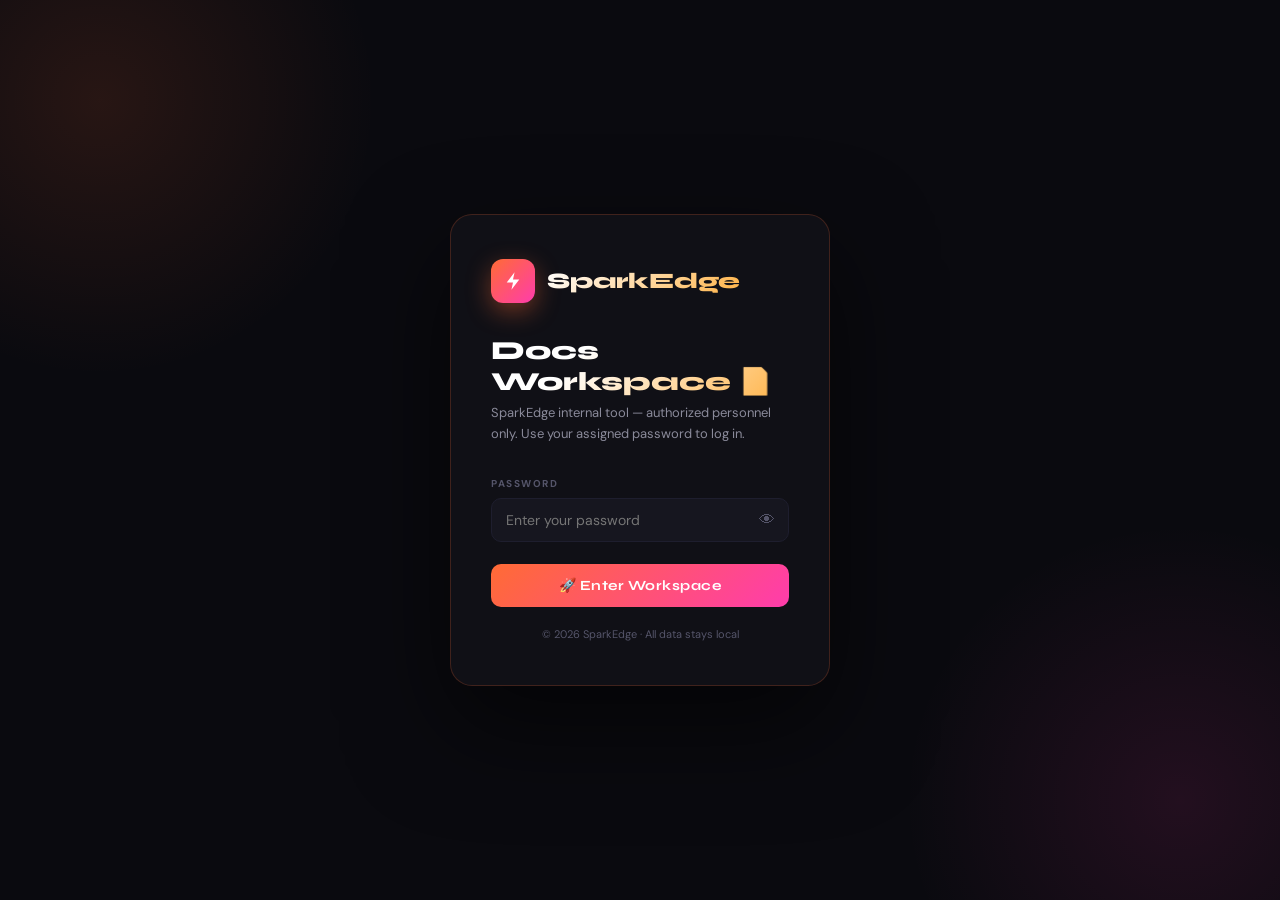
<file: docs.html>
<!DOCTYPE html>
<html lang="en">
<head>
<meta charset="UTF-8"/>
<meta name="viewport" content="width=device-width, initial-scale=1.0"/>
<title>SparkEdge — Document Generator v3</title>
<!-- =========================
     FAVICONS & APP ICONS
========================= -->

<!-- Standard Favicon -->
<link rel="icon" type="image/x-icon" href="./favicons/favicon.ico">

<!-- PNG Favicons -->
<link rel="icon" type="image/png" sizes="16x16" href="./favicons/favicon-16x16.png">

<link rel="icon" type="image/png" sizes="32x32" href="./favicons/favicon-32x32.png">

<link rel="icon" type="image/png" sizes="48x48" href="./favicons/favicon-48x48.png">

<!-- Android Chrome -->
<link rel="icon" type="image/png" sizes="192x192" href="./favicons/android-chrome-192x192.png">

<link rel="icon" type="image/png" sizes="512x512" href="./favicons/android-chrome-512x512.png">

<!-- Apple Touch Icon -->
<link rel="apple-touch-icon" sizes="180x180" href="./favicons/apple-touch-icon-180x180.png">

<!-- Web App Manifest -->
<link rel="manifest" href="./favicons/manifest.webmanifest">

<!-- Safari Pinned Tab -->
<link rel="mask-icon" href="./favicons/safari-pinned-tab.svg" color="#ff6a00">

<!-- Theme Colors -->
<meta name="theme-color" content="#000000">
<meta name="msapplication-TileColor" content="#000000">

<!-- Mobile Web App -->
<meta name="mobile-web-app-capable" content="yes">
<meta name="apple-mobile-web-app-capable" content="yes">
<meta name="apple-mobile-web-app-status-bar-style" content="black-translucent">

<!-- App Name -->
<meta name="application-name" content="SparkEdge">
<meta name="apple-mobile-web-app-title" content="SparkEdge">
<!-- Google Fonts -->
<link href="https://fonts.googleapis.com/css2?family=Syne:wght@400;600;700;800&family=DM+Sans:ital,wght@0,300;0,400;0,500;1,300&display=swap" rel="stylesheet"/>
<style>
:root {
  --bg:#0A0A0F;--bg-card:#111118;--bg-raised:#16161F;--border:#1E1E2E;
  --accent:#FF6B35;--accent-2:#FF3CAC;--gold:#FFB347;--purple:#9B7FD4;
  --text:#F0F0F8;--text-muted:#8A8A9A;--text-dim:#55556A;
  --success:#22C55E;--info:#3B82F6;--radius:14px;
}
*{margin:0;padding:0;box-sizing:border-box;}
body{font-family:'DM Sans',sans-serif;background:var(--bg);color:var(--text);min-height:100vh;}

/* ─── LOGIN SCREEN ─── */
#loginScreen{display:flex;align-items:center;justify-content:center;min-height:100vh;background:var(--bg);position:fixed;inset:0;z-index:9999;}
.login-bg{position:absolute;inset:0;overflow:hidden;}
.login-bg::before{content:'';position:absolute;top:-200px;left:-200px;width:600px;height:600px;background:radial-gradient(circle,rgba(255,107,53,.12) 0%,transparent 65%);border-radius:50%;}
.login-bg::after{content:'';position:absolute;bottom:-200px;right:-200px;width:600px;height:600px;background:radial-gradient(circle,rgba(255,60,172,.1) 0%,transparent 65%);border-radius:50%;}
.login-card{position:relative;background:rgba(17,17,24,.95);border:1px solid rgba(255,107,53,.2);border-radius:22px;padding:44px 40px;width:380px;max-width:90vw;backdrop-filter:blur(20px);box-shadow:0 40px 100px rgba(0,0,0,.6);}
.login-logo{display:flex;align-items:center;gap:12px;margin-bottom:32px;}
.login-logo-icon{width:44px;height:44px;background:linear-gradient(135deg,var(--accent),var(--accent-2));border-radius:12px;display:flex;align-items:center;justify-content:center;box-shadow:0 8px 24px rgba(255,107,53,.4);}
.login-brand{font-family:'Syne',sans-serif;font-size:22px;font-weight:800;background:linear-gradient(135deg,#fff,var(--gold));-webkit-background-clip:text;-webkit-text-fill-color:transparent;background-clip:text;}
.login-title{font-family:'Syne',sans-serif;font-size:26px;font-weight:800;line-height:1.2;background:linear-gradient(135deg,#fff 30%,var(--gold));-webkit-background-clip:text;-webkit-text-fill-color:transparent;background-clip:text;margin-bottom:6px;}
.login-sub{font-size:13px;color:var(--text-muted);margin-bottom:32px;line-height:1.6;}
.login-field{margin-bottom:18px;}
.login-field label{display:block;font-size:10px;font-weight:700;letter-spacing:1.5px;text-transform:uppercase;color:var(--text-dim);margin-bottom:8px;}
.login-input-wrap{position:relative;}
.login-input-wrap input{width:100%;background:var(--bg-raised);border:1px solid var(--border);border-radius:10px;padding:12px 44px 12px 14px;font-family:'DM Sans',sans-serif;font-size:14px;color:var(--text);outline:none;transition:border-color .2s,box-shadow .2s;}
.login-input-wrap input:focus{border-color:rgba(255,107,53,.5);box-shadow:0 0 0 3px rgba(255,107,53,.08);}
.login-input-wrap .eye-btn{position:absolute;right:12px;top:50%;transform:translateY(-50%);background:none;border:none;color:var(--text-dim);cursor:pointer;font-size:16px;padding:2px;transition:color .2s;}
.login-input-wrap .eye-btn:hover{color:var(--accent);}
.login-btn{width:100%;padding:13px;background:linear-gradient(135deg,var(--accent),var(--accent-2));border:none;border-radius:10px;font-family:'Syne',sans-serif;font-size:14px;font-weight:700;color:#fff;cursor:pointer;letter-spacing:.5px;transition:opacity .2s,transform .1s;margin-top:4px;}
.login-btn:hover{opacity:.9;}
.login-btn:active{transform:scale(.98);}
.login-error{background:rgba(231,76,60,.1);border:1px solid rgba(231,76,60,.3);border-radius:8px;padding:10px 14px;font-size:12px;color:#E74C3C;margin-bottom:16px;display:none;}
.login-error.show{display:block;}
.login-footer{text-align:center;margin-top:20px;font-size:11px;color:var(--text-dim);}

/* ─── MAIN APP (hidden until login) ─── */
#appWrap{display:none;}

/* NAV */
.navbar{display:flex;justify-content:space-between;align-items:center;padding:14px 28px;border-bottom:1px solid var(--border);background:rgba(10,10,15,.95);backdrop-filter:blur(12px);position:sticky;top:0;z-index:100;}
.nav-brand{display:flex;align-items:center;gap:10px;text-decoration:none;}
.brand-icon{width:32px;height:32px;background:linear-gradient(135deg,var(--accent),var(--accent-2));border-radius:9px;display:flex;align-items:center;justify-content:center;}
.nav-brand-name{font-family:'Syne',sans-serif;font-size:17px;font-weight:800;color:var(--text);}
.nav-right{display:flex;align-items:center;gap:8px;flex-wrap:wrap;}
.nav-tag{font-size:11px;font-weight:600;letter-spacing:1.5px;text-transform:uppercase;color:var(--text-muted);background:var(--bg-raised);border:1px solid var(--border);padding:4px 12px;border-radius:20px;}
.nav-btn{display:flex;align-items:center;gap:6px;padding:7px 14px;border-radius:9px;font-size:12px;font-weight:600;cursor:pointer;border:none;transition:all .2s;}
.btn-export{background:rgba(34,197,94,.1);border:1px solid rgba(34,197,94,.3);color:var(--success);}
.btn-export:hover{background:rgba(34,197,94,.2);}
.btn-import{background:rgba(59,130,246,.1);border:1px solid rgba(59,130,246,.3);color:var(--info);}
.btn-import:hover{background:rgba(59,130,246,.2);}
.btn-logout{background:rgba(231,76,60,.1);border:1px solid rgba(231,76,60,.25);color:#E74C3C;}
.btn-logout:hover{background:rgba(231,76,60,.2);}

/* HERO */
.hero{padding:44px 28px 24px;max-width:980px;margin:0 auto;}
.hero-eyebrow{display:inline-flex;align-items:center;gap:8px;background:rgba(255,107,53,.1);border:1px solid rgba(255,107,53,.25);border-radius:100px;padding:5px 14px;font-size:11px;font-weight:600;letter-spacing:1.5px;text-transform:uppercase;color:var(--accent);margin-bottom:16px;}
.hero-title{font-family:'Syne',sans-serif;font-size:34px;font-weight:800;line-height:1.15;letter-spacing:-1px;background:linear-gradient(135deg,#fff 30%,var(--gold));-webkit-background-clip:text;-webkit-text-fill-color:transparent;background-clip:text;margin-bottom:10px;}
.hero-sub{font-size:14px;color:var(--text-muted);max-width:520px;line-height:1.7;}

/* SERVICE CATEGORY TABS */
.category-bar{display:flex;gap:6px;flex-wrap:wrap;padding:20px 28px 0;max-width:980px;margin:0 auto;}
.cat-btn{padding:8px 18px;border-radius:10px;border:1px solid var(--border);background:var(--bg-card);color:var(--text-muted);font-size:12px;font-weight:700;cursor:pointer;transition:all .2s;font-family:'DM Sans',sans-serif;letter-spacing:.3px;}
.cat-btn:hover{border-color:rgba(255,107,53,.4);color:var(--text);}
.cat-btn.active{background:rgba(255,107,53,.12);border-color:rgba(255,107,53,.5);color:var(--accent);}

/* DOC TYPE TABS */
.doc-tabs-wrap{padding:14px 28px 0;max-width:980px;margin:0 auto;}
.doc-tabs-label{font-size:10px;font-weight:700;letter-spacing:2px;text-transform:uppercase;color:var(--text-dim);margin-bottom:10px;}
.doc-tabs{display:flex;gap:6px;flex-wrap:wrap;}
.tab-btn{display:flex;align-items:center;gap:7px;padding:9px 16px;border-radius:10px;border:1px solid var(--border);background:var(--bg-card);color:var(--text-muted);font-size:12px;font-weight:600;cursor:pointer;transition:all .2s;font-family:'DM Sans',sans-serif;}
.tab-btn:hover{border-color:rgba(255,107,53,.4);color:var(--text);}
.tab-btn.active{background:rgba(255,107,53,.12);border-color:rgba(255,107,53,.5);color:var(--accent);}
.tab-step{font-size:9px;font-weight:800;padding:2px 7px;border-radius:5px;}

/* GUIDE SECTIONS */
.guides-wrap{max-width:980px;margin:20px auto 0;padding:0 28px;}
.guide-toggle-bar{display:flex;gap:10px;flex-wrap:wrap;margin-bottom:12px;}
.guide-toggle-btn{display:flex;align-items:center;gap:8px;padding:9px 18px;border-radius:10px;border:1px solid var(--border);background:var(--bg-card);color:var(--text-muted);font-size:12px;font-weight:600;cursor:pointer;transition:all .2s;font-family:'DM Sans',sans-serif;}
.guide-toggle-btn:hover{border-color:rgba(255,179,71,.4);color:var(--text);}
.guide-toggle-btn.open{background:rgba(255,179,71,.08);border-color:rgba(255,179,71,.35);color:var(--gold);}
.guide-toggle-btn .toggle-arrow{transition:transform .25s;display:inline-block;}
.guide-toggle-btn.open .toggle-arrow{transform:rotate(180deg);}
.guide-panel{display:none;background:var(--bg-card);border:1px solid var(--border);border-radius:var(--radius);overflow:hidden;margin-bottom:14px;animation:slideIn .2s ease;}
.guide-panel.visible{display:block;}
@keyframes slideIn{from{opacity:0;transform:translateY(-6px);}to{opacity:1;transform:translateY(0);}}
.guide-panel-header{padding:16px 22px;border-bottom:1px solid var(--border);display:flex;align-items:center;gap:12px;background:rgba(255,179,71,.04);}
.guide-panel-body{padding:20px 22px;display:flex;flex-direction:column;gap:18px;}
.guide-doc-card{border:1px solid rgba(59,130,246,.2);border-radius:10px;overflow:hidden;}
.guide-doc-card.step1{border-color:rgba(59,130,246,.25);}
.guide-doc-card.step2{border-color:rgba(255,107,53,.25);}
.guide-doc-card.step3{border-color:rgba(123,94,167,.25);}
.guide-doc-card.step4{border-color:rgba(34,197,94,.25);}
.guide-doc-card.bonus{border-color:rgba(255,179,71,.25);}
.guide-doc-header{padding:11px 16px;display:flex;align-items:center;gap:10px;}
.guide-doc-grid{padding:14px;font-size:11.5px;color:var(--text-muted);line-height:1.9;display:grid;grid-template-columns:155px 1fr;gap:5px 12px;align-items:start;}
.guide-doc-grid strong{color:var(--text);}
.dev-step{background:var(--bg-raised);border:1px solid var(--border);border-radius:8px;padding:10px 14px;margin:6px 0;font-family:monospace;font-size:11px;color:var(--accent);line-height:1.7;}

/* ORDER GUIDE */
.order-bar{max-width:980px;margin:14px auto 0;padding:0 28px;}
.order-inner{background:rgba(255,107,53,.05);border:1px solid rgba(255,107,53,.15);border-radius:10px;padding:11px 18px;display:flex;align-items:center;gap:12px;flex-wrap:wrap;}

/* MAIN LAYOUT */
.main{display:grid;grid-template-columns:360px 1fr;gap:22px;padding:20px 28px 60px;max-width:980px;margin:0 auto;align-items:start;}
@media(max-width:800px){.main{grid-template-columns:1fr;padding:14px 14px 60px;}.hero{padding:28px 14px 16px;}.category-bar,.doc-tabs-wrap,.guides-wrap,.order-bar{padding-left:14px;padding-right:14px;}.form-panel{position:static;}.navbar{padding:12px 14px;}.nav-right .nav-tag{display:none;}}

/* FORM PANEL */
.form-panel{background:var(--bg-card);border:1px solid var(--border);border-radius:var(--radius);overflow:hidden;position:sticky;top:72px;}
.form-header{padding:18px 20px;border-bottom:1px solid var(--border);display:flex;align-items:center;gap:10px;}
.form-header-icon{width:30px;height:30px;background:rgba(255,107,53,.12);border-radius:8px;display:flex;align-items:center;justify-content:center;font-size:15px;}
.form-header-title{font-family:'Syne',sans-serif;font-size:14px;font-weight:700;}
.form-header-sub{font-size:11px;color:var(--text-muted);margin-top:1px;}
.form-body{padding:18px 20px;display:flex;flex-direction:column;gap:12px;max-height:68vh;overflow-y:auto;}
.form-body::-webkit-scrollbar{width:3px;}
.form-body::-webkit-scrollbar-thumb{background:var(--border);border-radius:4px;}
.form-section-label{font-size:9px;font-weight:700;letter-spacing:2px;text-transform:uppercase;color:var(--text-dim);margin-top:4px;padding-bottom:7px;border-bottom:1px solid var(--border);}
.field{display:flex;flex-direction:column;gap:4px;}
.field label{font-size:10px;font-weight:600;color:var(--text-muted);letter-spacing:.5px;}
.field input,.field textarea,.field select{background:var(--bg-raised);border:1px solid var(--border);border-radius:8px;padding:8px 11px;font-family:'DM Sans',sans-serif;font-size:12.5px;color:var(--text);outline:none;transition:border-color .2s;width:100%;}
.field input:focus,.field textarea:focus,.field select:focus{border-color:rgba(255,107,53,.5);}
.field textarea{resize:vertical;min-height:64px;line-height:1.5;}
.field input::placeholder{color:var(--text-dim);}
.field select option{background:var(--bg-card);}
.btn-group{display:flex;flex-direction:column;gap:7px;padding:0 20px 18px;}
.btn-download{display:flex;align-items:center;justify-content:center;gap:8px;width:100%;padding:12px;background:linear-gradient(135deg,var(--accent),var(--accent-2));border:none;border-radius:10px;font-family:'Syne',sans-serif;font-size:13px;font-weight:700;color:#fff;cursor:pointer;letter-spacing:.5px;transition:opacity .2s,transform .1s;}
.btn-download:hover{opacity:.9;}
.btn-download:active{transform:scale(.98);}
.btn-preview{display:flex;align-items:center;justify-content:center;gap:7px;width:100%;padding:10px;background:var(--bg-raised);border:1px solid var(--border);border-radius:10px;font-family:'DM Sans',sans-serif;font-size:12px;font-weight:600;color:var(--text-muted);cursor:pointer;transition:border-color .2s,color .2s;}
.btn-preview:hover{border-color:rgba(255,107,53,.4);color:var(--text);}
.btn-save-draft{display:flex;align-items:center;justify-content:center;gap:7px;width:100%;padding:9px;background:rgba(255,179,71,.08);border:1px solid rgba(255,179,71,.25);border-radius:10px;font-family:'DM Sans',sans-serif;font-size:12px;font-weight:600;color:var(--gold);cursor:pointer;transition:all .2s;}
.btn-save-draft:hover{background:rgba(255,179,71,.15);}

/* PREVIEW PANEL */
.preview-panel{background:var(--bg-card);border:1px solid var(--border);border-radius:var(--radius);overflow:hidden;}
.preview-header{display:flex;align-items:center;justify-content:space-between;padding:14px 20px;border-bottom:1px solid var(--border);}
.preview-title{font-family:'Syne',sans-serif;font-size:12px;font-weight:700;display:flex;align-items:center;gap:8px;}
.preview-dot{width:7px;height:7px;border-radius:50%;background:var(--accent);animation:pulse 2s infinite;}
@keyframes pulse{0%,100%{opacity:1;}50%{opacity:.4;}}
.preview-scale{font-size:10px;color:var(--text-dim);}
.preview-frame-wrap{padding:18px;background:#181824;display:flex;justify-content:center;min-height:560px;overflow:auto;}
.preview-frame{width:100%;border:none;border-radius:8px;min-height:540px;background:#fff;}

/* ══════════════════════════════
   PREMIUM DRAFTS PANEL
══════════════════════════════ */
.drafts-section{max-width:980px;margin:0 auto 0;padding:0 28px 16px;}
.drafts-panel{background:var(--bg-card);border:1px solid var(--border);border-radius:16px;overflow:hidden;}
.drafts-panel-header{padding:14px 20px;border-bottom:1px solid var(--border);display:flex;align-items:center;justify-content:space-between;}
.drafts-panel-title{display:flex;align-items:center;gap:10px;font-family:'Syne',sans-serif;font-size:13px;font-weight:700;}
.drafts-count-badge{background:rgba(255,179,71,.12);border:1px solid rgba(255,179,71,.25);color:var(--gold);font-size:10px;font-weight:700;padding:2px 9px;border-radius:20px;}
.drafts-panel-actions{display:flex;gap:6px;}
.drafts-sort-btn{background:var(--bg-raised);border:1px solid var(--border);border-radius:7px;color:var(--text-muted);font-size:10px;font-weight:600;padding:5px 10px;cursor:pointer;transition:.2s;}
.drafts-sort-btn:hover{border-color:rgba(255,179,71,.4);color:var(--text);}
.drafts-grid{padding:16px 20px;display:grid;grid-template-columns:repeat(auto-fill,minmax(220px,1fr));gap:10px;}
.draft-card{background:var(--bg-raised);border:1px solid var(--border);border-radius:12px;padding:14px;cursor:pointer;transition:all .2s;position:relative;overflow:hidden;}
.draft-card::before{content:'';position:absolute;top:0;left:0;right:0;height:2px;opacity:0;transition:opacity .2s;}
.draft-card:hover{border-color:rgba(255,179,71,.35);transform:translateY(-1px);box-shadow:0 6px 20px rgba(0,0,0,.3);}
.draft-card:hover::before{opacity:1;}
.draft-card-icon{font-size:20px;margin-bottom:8px;}
.draft-card-name{font-family:'Syne',sans-serif;font-size:12px;font-weight:700;color:var(--text);line-height:1.3;margin-bottom:4px;padding-right:22px;}
.draft-card-meta{font-size:10px;color:var(--text-dim);display:flex;align-items:center;gap:5px;}
.draft-card-cat{font-size:9px;font-weight:700;letter-spacing:1px;text-transform:uppercase;padding:2px 7px;border-radius:5px;margin-top:6px;display:inline-block;}
.draft-card-del{position:absolute;top:10px;right:10px;background:rgba(231,76,60,.1);border:1px solid transparent;color:var(--text-dim);width:22px;height:22px;border-radius:6px;display:flex;align-items:center;justify-content:center;font-size:12px;cursor:pointer;transition:.2s;opacity:0;}
.draft-card:hover .draft-card-del{opacity:1;}
.draft-card-del:hover{background:rgba(231,76,60,.25);border-color:rgba(231,76,60,.4);color:#E74C3C;}
.drafts-empty{padding:32px 20px;text-align:center;color:var(--text-dim);}
.drafts-empty-icon{font-size:32px;margin-bottom:10px;}
.drafts-empty-text{font-size:13px;font-weight:600;color:var(--text-muted);margin-bottom:4px;}
.drafts-empty-sub{font-size:11px;}

/* ── CATEGORY COLOR CODING FOR DRAFT CARDS ── */
.draft-card[data-cat="web"]::before{background:linear-gradient(90deg,#3B82F6,#6C63FF);}
.draft-card[data-cat="web"] .draft-card-cat{background:rgba(59,130,246,.12);color:#3B82F6;}
.draft-card[data-cat="billing"]::before{background:linear-gradient(90deg,#FFB347,#FF6B35);}
.draft-card[data-cat="billing"] .draft-card-cat{background:rgba(255,179,71,.12);color:var(--gold);}
.draft-card[data-cat="design"]::before{background:linear-gradient(90deg,#FF3CAC,#9B7FD4);}
.draft-card[data-cat="design"] .draft-card-cat{background:rgba(255,60,172,.12);color:#FF3CAC;}
.draft-card[data-cat="landing"]::before{background:linear-gradient(90deg,#22C55E,#3B82F6);}
.draft-card[data-cat="landing"] .draft-card-cat{background:rgba(34,197,94,.12);color:var(--success);}

/* MODAL */
.modal-overlay{display:none;position:fixed;inset:0;background:rgba(0,0,0,.78);z-index:500;align-items:center;justify-content:center;padding:20px;}
.modal-overlay.open{display:flex;}
.modal{background:var(--bg-card);border:1px solid var(--border);border-radius:18px;width:100%;max-width:520px;max-height:88vh;overflow-y:auto;padding:26px;}
.modal h3{font-family:'Syne',sans-serif;font-size:17px;font-weight:800;background:linear-gradient(135deg,var(--accent),var(--accent-2));-webkit-background-clip:text;-webkit-text-fill-color:transparent;margin-bottom:16px;}
.modal textarea{width:100%;background:var(--bg-raised);border:1px solid var(--border);border-radius:9px;padding:10px 12px;color:var(--text);font-family:monospace;font-size:11px;min-height:150px;outline:none;resize:vertical;}
.modal textarea:focus{border-color:var(--accent);}
.modal-actions{display:flex;justify-content:flex-end;gap:10px;margin-top:16px;}
.btn-cancel{background:transparent;border:1px solid var(--border);border-radius:9px;padding:8px 16px;color:var(--text-muted);font-size:12px;cursor:pointer;transition:.2s;}
.btn-cancel:hover{border-color:#E74C3C;color:#E74C3C;}
.btn-confirm{background:linear-gradient(135deg,var(--accent),var(--accent-2));border:none;border-radius:9px;padding:9px 20px;color:#fff;font-family:'Syne',sans-serif;font-weight:700;font-size:13px;cursor:pointer;transition:.2s;}
.btn-confirm:hover{opacity:.87;}

/* PREMIUM SAVE DRAFT MODAL */
#saveDraftModal .modal{max-width:440px;}
.draft-name-input{width:100%;background:var(--bg-raised);border:1px solid var(--border);border-radius:10px;padding:12px 14px;color:var(--text);font-family:'DM Sans',sans-serif;font-size:14px;outline:none;transition:border-color .2s,box-shadow .2s;margin-bottom:4px;}
.draft-name-input:focus{border-color:rgba(255,179,71,.5);box-shadow:0 0 0 3px rgba(255,179,71,.08);}
.draft-preview-row{display:flex;align-items:center;gap:10px;background:var(--bg-raised);border:1px solid var(--border);border-radius:10px;padding:12px 14px;margin-top:10px;}
.draft-preview-icon{font-size:22px;}
.draft-preview-info{flex:1;}
.draft-preview-doc{font-family:'Syne',sans-serif;font-size:12px;font-weight:700;color:var(--text);}
.draft-preview-cat{font-size:10px;color:var(--text-muted);margin-top:2px;}

/* TOAST */
#toast{position:fixed;bottom:22px;right:22px;background:var(--bg-card);border:1px solid rgba(34,197,94,.4);color:var(--success);border-radius:11px;padding:11px 18px;font-size:12px;font-weight:600;z-index:9999;display:none;box-shadow:0 8px 30px rgba(0,0,0,.4);}
/* SHAKE */
@keyframes shake{0%,100%{transform:translateX(0);}20%{transform:translateX(-6px);}40%{transform:translateX(6px);}60%{transform:translateX(-4px);}80%{transform:translateX(4px);}}
.shake{animation:shake .4s ease;}

/* FOOTER */
footer{border-top:1px solid var(--border);background:var(--bg-card);padding:24px 28px;margin-top:0;}
footer .f-inner{max-width:980px;margin:0 auto;display:flex;align-items:center;justify-content:space-between;flex-wrap:wrap;gap:14px;}
footer .f-brand{display:flex;align-items:center;gap:8px;}
footer .f-links{display:flex;gap:18px;flex-wrap:wrap;}
footer a{font-size:12px;color:var(--text-muted);text-decoration:none;transition:.15s;}
footer a:hover{color:var(--accent);}
footer .f-copy{font-size:11px;color:var(--text-dim);}

/* ─── INLINE EDIT OVERLAY ─── */
.edit-overlay{display:none;position:fixed;inset:0;background:rgba(0,0,0,.82);z-index:600;align-items:center;justify-content:center;padding:20px;}
.edit-overlay.open{display:flex;}
.edit-modal{background:var(--bg-card);border:1px solid rgba(255,107,53,.25);border-radius:18px;width:100%;max-width:560px;max-height:88vh;overflow-y:auto;padding:28px;}
.edit-modal-header{display:flex;align-items:center;justify-content:space-between;margin-bottom:20px;}
.edit-modal-title{font-family:'Syne',sans-serif;font-size:16px;font-weight:800;background:linear-gradient(135deg,var(--accent),var(--gold));-webkit-background-clip:text;-webkit-text-fill-color:transparent;}
.edit-modal-close{background:var(--bg-raised);border:1px solid var(--border);border-radius:8px;width:30px;height:30px;display:flex;align-items:center;justify-content:center;cursor:pointer;color:var(--text-muted);font-size:16px;transition:.2s;}
.edit-modal-close:hover{border-color:#E74C3C;color:#E74C3C;}
.edit-field{margin-bottom:14px;}
.edit-field label{display:block;font-size:10px;font-weight:700;letter-spacing:1.5px;text-transform:uppercase;color:var(--text-dim);margin-bottom:6px;}
.edit-field input,.edit-field textarea,.edit-field select{width:100%;background:var(--bg-raised);border:1px solid var(--border);border-radius:9px;padding:10px 12px;font-family:'DM Sans',sans-serif;font-size:13px;color:var(--text);outline:none;transition:border-color .2s;}
.edit-field input:focus,.edit-field textarea:focus,.edit-field select:focus{border-color:rgba(255,107,53,.5);}
.edit-field textarea{resize:vertical;min-height:80px;line-height:1.5;}
.edit-apply-btn{width:100%;padding:12px;background:linear-gradient(135deg,var(--accent),var(--gold));border:none;border-radius:10px;font-family:'Syne',sans-serif;font-size:13px;font-weight:700;color:#fff;cursor:pointer;transition:opacity .2s;}
.edit-apply-btn:hover{opacity:.9;}
.edit-section-divider{font-size:9px;font-weight:700;letter-spacing:2px;text-transform:uppercase;color:var(--text-dim);padding:8px 0 10px;border-bottom:1px solid var(--border);margin-bottom:14px;}

/* Edit button in preview area */
.preview-edit-btn{display:flex;align-items:center;gap:6px;padding:7px 14px;background:rgba(255,107,53,.1);border:1px solid rgba(255,107,53,.25);border-radius:8px;font-size:11px;font-weight:600;color:var(--accent);cursor:pointer;transition:all .2s;}
.preview-edit-btn:hover{background:rgba(255,107,53,.2);}
/* Sidebar drawer slide */
#sidebarDrawer{transform:translateX(100%);transition:transform .22s ease;}
#sidebarDrawer.open{display:flex!important;transform:translateX(0);}
.sb-action{display:flex;align-items:center;gap:10px;padding:10px 12px;border-radius:9px;border:none;background:transparent;color:var(--text-muted);font-size:12px;font-weight:600;cursor:pointer;font-family:'DM Sans',sans-serif;width:100%;text-align:left;transition:all .15s;}
.sb-action:hover{background:var(--bg-raised);color:var(--text);}
.sb-action.danger{color:#EF4444;}
.sb-action.danger:hover{background:rgba(239,68,68,.08);}
.sb-action.owner-only{color:var(--gold);}
.sb-action.owner-only:hover{background:rgba(255,179,71,.08);}
.sb-divider{height:1px;background:var(--border);margin:6px 0;}
@keyframes shake{0%,100%{transform:translateX(0);}20%{transform:translateX(-6px);}40%{transform:translateX(6px);}60%{transform:translateX(-4px);}80%{transform:translateX(4px);}}
.shake{animation:shake .4s ease;}
/* Team section styles */
.team-section{max-width:980px;margin:0 auto;padding:0 28px 40px;}
.team-section-header{display:flex;align-items:center;justify-content:space-between;flex-wrap:wrap;gap:12px;margin-bottom:20px;padding-top:24px;}
.team-stats-row{display:grid;grid-template-columns:repeat(3,1fr);gap:12px;margin-bottom:20px;}
.team-stat{background:var(--bg-card);border:1px solid var(--border);border-radius:12px;padding:16px 18px;}
.team-stat-label{font-size:10px;font-weight:700;letter-spacing:1.5px;text-transform:uppercase;color:var(--text-dim);margin-bottom:6px;}
.team-stat-val{font-family:'Syne',sans-serif;font-size:24px;font-weight:800;line-height:1;}
.team-stat-sub{font-size:11px;color:var(--text-muted);margin-top:4px;}
.team-member-list{display:flex;flex-direction:column;gap:10px;}
.team-card{background:var(--bg-card);border:1px solid var(--border);border-radius:12px;padding:16px 18px;display:flex;align-items:flex-start;gap:14px;transition:border-color .15s;}
.team-card:hover{border-color:rgba(255,107,53,.25);}
.team-avatar{width:42px;height:42px;border-radius:11px;background:linear-gradient(135deg,var(--accent),var(--accent-2));display:flex;align-items:center;justify-content:center;font-family:'Syne',sans-serif;font-size:17px;font-weight:800;color:#fff;flex-shrink:0;}
.team-card-info{flex:1;min-width:0;}
.team-card-name{font-size:14px;font-weight:700;color:var(--text);margin-bottom:2px;}
.team-card-role{font-size:11px;color:var(--text-muted);}
.team-card-meta{font-size:11px;color:var(--text-dim);margin-top:2px;}
.team-card-perms{display:flex;flex-wrap:wrap;gap:4px;margin-top:8px;}
.perm-tag{background:rgba(59,130,246,.1);border:1px solid rgba(59,130,246,.2);color:#3B82F6;border-radius:5px;padding:2px 8px;font-size:10px;font-weight:600;}
.status-badge{display:inline-flex;align-items:center;gap:4px;padding:2px 9px;border-radius:10px;font-size:10px;font-weight:700;margin-top:6px;}
.status-badge.active{background:rgba(34,197,94,.1);border:1px solid rgba(34,197,94,.25);color:#22C55E;}
.status-badge.suspended{background:rgba(239,68,68,.1);border:1px solid rgba(239,68,68,.2);color:#EF4444;}
.team-card-actions{display:flex;flex-direction:column;gap:5px;flex-shrink:0;}
.t-btn{padding:5px 11px;border-radius:7px;font-size:11px;font-weight:600;cursor:pointer;border:1px solid;font-family:'DM Sans',sans-serif;transition:all .15s;display:inline-flex;align-items:center;gap:5px;white-space:nowrap;}
.t-btn-edit{background:var(--bg-raised);border-color:var(--border);color:var(--text-muted);}
.t-btn-edit:hover{border-color:rgba(255,107,53,.4);color:var(--accent);}
.t-btn-suspend{background:rgba(239,68,68,.08);border-color:rgba(239,68,68,.2);color:#EF4444;}
.t-btn-activate{background:rgba(34,197,94,.08);border-color:rgba(34,197,94,.25);color:#22C55E;}
.t-btn-config{background:rgba(34,197,94,.06);border-color:rgba(34,197,94,.2);color:#22C55E;font-size:10px;}
.t-btn-welcome{background:rgba(139,92,246,.08);border-color:rgba(139,92,246,.25);color:#8B5CF6;font-size:10px;}
.t-btn-del{background:rgba(239,68,68,.05);border-color:rgba(239,68,68,.15);color:#EF4444;font-size:10px;}
.team-empty{text-align:center;padding:48px 20px;color:var(--text-dim);}
/* Member modal */
.member-modal-overlay{display:none;position:fixed;inset:0;background:rgba(0,0,0,.78);z-index:600;align-items:center;justify-content:center;padding:20px;}
.member-modal-overlay.open{display:flex;}
.member-modal{background:var(--bg-card);border:1px solid var(--border);border-radius:18px;width:100%;max-width:540px;max-height:90vh;overflow-y:auto;animation:mmIn .2s ease;}
@keyframes mmIn{from{transform:scale(.95);opacity:0;}to{transform:scale(1);opacity:1;}}
.member-modal-header{padding:18px 22px;border-bottom:1px solid var(--border);display:flex;align-items:center;justify-content:space-between;position:sticky;top:0;background:var(--bg-card);z-index:2;}
.member-modal-title{font-family:'Syne',sans-serif;font-size:15px;font-weight:800;}
.mm-field-grid{display:grid;grid-template-columns:1fr 1fr;gap:12px;margin-bottom:14px;}
.mm-field{display:flex;flex-direction:column;gap:5px;}
.mm-field.full{grid-column:1/-1;}
.mm-field label{font-size:10px;font-weight:700;letter-spacing:1px;text-transform:uppercase;color:var(--text-dim);}
.mm-field input,.mm-field select{background:var(--bg-raised);border:1px solid var(--border);border-radius:8px;padding:9px 12px;font-family:'DM Sans',sans-serif;font-size:13px;color:var(--text);outline:none;transition:border-color .15s;width:100%;}
.mm-field input:focus,.mm-field select:focus{border-color:rgba(255,107,53,.5);}
.perm-grid{display:grid;grid-template-columns:1fr 1fr;gap:8px;}
.perm-check{display:flex;align-items:flex-start;gap:9px;background:var(--bg-raised);border:1px solid var(--border);border-radius:8px;padding:9px 12px;cursor:pointer;transition:.15s;}
.perm-check:hover{border-color:rgba(59,130,246,.35);}
.perm-check input[type=checkbox]{accent-color:#3B82F6;width:14px;height:14px;cursor:pointer;flex-shrink:0;margin-top:1px;}
.perm-check-label{font-size:11px;color:var(--text-muted);line-height:1.4;cursor:pointer;}
.preset-bar{display:flex;gap:6px;flex-wrap:wrap;margin-bottom:12px;}
.preset-btn{padding:5px 13px;border-radius:7px;font-size:11px;font-weight:600;border:1px solid var(--border);background:var(--bg-raised);color:var(--text-muted);cursor:pointer;transition:.15s;font-family:'DM Sans',sans-serif;}
.preset-btn:hover,.preset-btn.sel{background:rgba(59,130,246,.1);border-color:rgba(59,130,246,.35);color:#3B82F6;}
</style>
</head>
<body>

<div id="toast"></div>

<!-- ═══════ LOGIN SCREEN ═══════ -->
<div id="loginScreen">
  <div class="login-bg"></div>
  <div class="login-card">
    <div class="login-logo">
      <div class="login-logo-icon"><svg width="22" height="22" viewBox="0 0 28 28" fill="none"><path d="M16 3L6 16H14L12 25L22 12H14L16 3Z" fill="white"/></svg></div>
      <div class="login-brand">SparkEdge</div>
    </div>
    <div class="login-title">Docs Workspace 📄</div>
    <div class="login-sub">SparkEdge internal tool — authorized personnel only. Use your assigned password to log in.</div>
    <div class="login-error" id="loginError">Incorrect password. Please try again.</div>
    <div class="login-field">
      <label>Password</label>
      <div class="login-input-wrap">
        <input type="password" id="loginPass" placeholder="Enter your password" onkeydown="if(event.key==='Enter')doLogin()"/>
        <button class="eye-btn" onclick="toggleLoginEye(this)" title="Show/hide">👁</button>
      </div>
    </div>
    <button class="login-btn" onclick="doLogin()">🚀 Enter Workspace</button>
    <div class="login-footer">© 2026 SparkEdge · All data stays local</div>
  </div>
</div>

<!-- ═══════ MAIN APP ═══════ -->
<div id="appWrap">

<!-- NAV -->
<nav class="navbar">
  <a href="#" class="nav-brand">
    <div class="brand-icon"><svg width="16" height="16" viewBox="0 0 28 28" fill="none"><polygon points="14,2 26,20 2,20" fill="white"/></svg></div>
    <span class="nav-brand-name">SparkEdge</span>
  </a>
  <div class="nav-right">
    <!-- User badge: name + designation -->
    <div id="userNavBadge" style="display:flex;align-items:center;gap:7px;background:var(--bg-raised);border:1px solid var(--border);border-radius:9px;padding:5px 12px;cursor:default;">
      <div style="width:26px;height:26px;border-radius:7px;background:linear-gradient(135deg,var(--accent),var(--accent-2));display:flex;align-items:center;justify-content:center;font-family:'Syne',sans-serif;font-size:11px;font-weight:800;color:#fff;" id="userAvatarNav">R</div>
      <div style="line-height:1.3;">
        <div style="font-size:12px;font-weight:700;color:var(--text);" id="userNameNav">—</div>
        <div style="font-size:10px;color:var(--text-dim);" id="userRoleNav">—</div>
      </div>
    </div>
    <!-- Sidebar toggle (hamburger) -->
    <button class="nav-btn" id="sidebarToggleBtn" onclick="toggleSidebar()" title="Open menu" style="padding:7px 10px;font-size:16px;background:var(--bg-raised);border:1px solid var(--border);">☰</button>
    <!-- Lock always visible -->
    <button class="nav-btn btn-logout" onclick="doLogout()">🔒 Lock</button>
  </div>
</nav>

<!-- ════════ SIDEBAR DRAWER ════════ -->
<div id="sidebarOverlay" onclick="closeSidebar()" style="display:none;position:fixed;inset:0;background:rgba(0,0,0,.65);z-index:450;"></div>
<div id="sidebarDrawer" style="display:none;position:fixed;top:0;right:0;width:270px;height:100%;background:var(--bg-card);border-left:1px solid var(--border);z-index:460;flex-direction:column;overflow-y:auto;">
  <!-- Sidebar header -->
  <div style="padding:18px 20px;border-bottom:1px solid var(--border);display:flex;align-items:center;justify-content:space-between;">
    <div style="font-family:'Syne',sans-serif;font-size:14px;font-weight:800;color:var(--text);">Menu</div>
    <button onclick="closeSidebar()" style="background:var(--bg-raised);border:1px solid var(--border);border-radius:7px;width:28px;height:28px;color:var(--text-muted);cursor:pointer;font-size:14px;">✕</button>
  </div>
  <!-- User info panel -->
  <div id="sidebarUserPanel" style="padding:16px 20px;border-bottom:1px solid var(--border);"></div>
  <!-- Actions list -->
  <div style="padding:12px 12px;display:flex;flex-direction:column;gap:4px;" id="sidebarActions"></div>
</div>

<!-- HERO -->
<div class="hero">
  <div class="hero-eyebrow"><svg width="11" height="11" viewBox="0 0 12 12" fill="none"><path d="M6 1L7.8 4.6L12 5.3L9 8.2L9.7 12L6 10.1L2.3 12L3 8.2L0 5.3L4.2 4.6L6 1Z" fill="#FF6B35"/></svg> Internal Workspace</div>
  <h1 class="hero-title">Document Generator</h1>
  <p class="hero-sub">Service-specific documents for every SparkEdge offering. Fill → Preview → Download. Drafts save locally. Export/Import for team sync.</p>
</div>

<!-- SERVICE CATEGORY TABS -->
<div class="category-bar" id="categoryBar">
  <button class="cat-btn active" data-cat="web" onclick="switchCategory('web')">🌐 Web Services</button>
  <button class="cat-btn" data-cat="billing" onclick="switchCategory('billing')">🧾 Billing Software</button>
  <button class="cat-btn" data-cat="design" onclick="switchCategory('design')">🎨 Creative & Design</button>
  <button class="cat-btn" data-cat="landing" onclick="switchCategory('landing')">📣 Landing Pages</button>
</div>

<!-- DOC TYPE TABS -->
<div class="doc-tabs-wrap">
  <div class="doc-tabs-label">Document Type</div>
  <div class="doc-tabs" id="docTabs"></div>
</div>

<!-- ORDER GUIDE -->
<div class="order-bar">
  <div class="order-inner" id="orderGuide"></div>
</div>

<!-- GUIDES -->
<div class="guides-wrap">
  <div class="guide-toggle-bar">
    <button class="guide-toggle-btn" id="workflowGuideBtn" onclick="toggleGuide('workflowGuide')">
      🗺️ Docs Workflow Guide <span class="toggle-arrow">▾</span>
    </button>
    <button class="guide-toggle-btn" id="fillGuideBtn" onclick="toggleGuide('fillGuide')">
      📘 How to Fill Each Document <span class="toggle-arrow">▾</span>
    </button>
    <button class="guide-toggle-btn" id="fixedEditGuideBtn" onclick="toggleGuide('fixedEditGuide')">
      ⚙️ Editing Fixed Content Guide <span class="toggle-arrow">▾</span>
    </button>
    <button class="guide-toggle-btn" id="devGuideBtn" onclick="toggleGuide('devGuide')">
      ➕ How to Add a New Document Type <span class="toggle-arrow">▾</span>
    </button>
    <button class="guide-toggle-btn" id="syncGuideBtn" onclick="toggleGuide('syncGuide')">
      ☁️ Team Sync Guide <span class="toggle-arrow">▾</span>
    </button>
  </div>

  <!-- WORKFLOW GUIDE PANEL -->
  <div class="guide-panel" id="workflowGuide">
    <div class="guide-panel-header">
      <span style="font-size:20px;">🗺️</span>
      <div><div style="font-family:'Syne',sans-serif;font-size:14px;font-weight:800;color:var(--accent);">SparkEdge Docs — Complete Workflow Guide</div><div style="font-size:11px;color:var(--text-muted);margin-top:2px;">From first client call to final handover — step by step</div></div>
    </div>
    <div class="guide-panel-body">

      <div style="background:rgba(255,107,53,.06);border:1px solid rgba(255,107,53,.2);border-radius:12px;padding:16px 20px;">
        <div style="font-size:12px;font-weight:700;color:var(--accent);margin-bottom:8px;">🧭 The Golden Rule</div>
        <div style="font-size:12px;color:var(--text-muted);line-height:1.8;">Every client interaction follows a document flow. Never start work without an advance — never send advance invoice without a proposal. The sequence below is non-negotiable.</div>
      </div>

      <!-- STEP 1 -->
      <div style="display:flex;gap:14px;align-items:flex-start;background:var(--bg-raised);border:1px solid rgba(59,130,246,.25);border-radius:12px;padding:16px 18px;">
        <div style="min-width:36px;height:36px;background:linear-gradient(135deg,#3B82F6,#6C63FF);border-radius:10px;display:flex;align-items:center;justify-content:center;font-family:'Syne',sans-serif;font-size:15px;font-weight:800;color:#fff;flex-shrink:0;">1</div>
        <div>
          <div style="font-family:'Syne',sans-serif;font-size:13px;font-weight:700;color:var(--text);margin-bottom:4px;">Discovery Call → Generate Proposal</div>
          <div style="font-size:12px;color:var(--text-muted);line-height:1.7;">After speaking with the client: select their service category (Web / Billing / Design / Landing Page), choose the <strong style="color:var(--text);">Proposal</strong> document, fill in their details, preview and download. Share the HTML file via WhatsApp or email.</div>
          <div style="margin-top:8px;display:flex;gap:6px;flex-wrap:wrap;">
            <span style="background:rgba(59,130,246,.1);border:1px solid rgba(59,130,246,.25);border-radius:6px;padding:2px 9px;font-size:10px;font-weight:600;color:#3B82F6;">📊 Proposal</span>
            <span style="font-size:11px;color:var(--text-dim);padding-top:2px;">Send BEFORE any payment</span>
          </div>
        </div>
      </div>

      <!-- STEP 2 -->
      <div style="display:flex;gap:14px;align-items:flex-start;background:var(--bg-raised);border:1px solid rgba(255,107,53,.25);border-radius:12px;padding:16px 18px;">
        <div style="min-width:36px;height:36px;background:linear-gradient(135deg,var(--accent),var(--accent-2));border-radius:10px;display:flex;align-items:center;justify-content:center;font-family:'Syne',sans-serif;font-size:15px;font-weight:800;color:#fff;flex-shrink:0;">2</div>
        <div>
          <div style="font-family:'Syne',sans-serif;font-size:13px;font-weight:700;color:var(--text);margin-bottom:4px;">Client Confirms → Generate Invoice (Advance)</div>
          <div style="font-size:12px;color:var(--text-muted);line-height:1.7;">Client says yes? Generate the <strong style="color:var(--text);">Invoice</strong>. Set Payment Type to <code>Advance (50%)</code>, Payment Status to <code>Pending</code>. Share it. Once payment received, change status to <code>Paid</code>, enter Transaction Ref ID and re-download.</div>
          <div style="margin-top:8px;display:flex;gap:6px;flex-wrap:wrap;">
            <span style="background:rgba(255,107,53,.1);border:1px solid rgba(255,107,53,.25);border-radius:6px;padding:2px 9px;font-size:10px;font-weight:600;color:var(--accent);">🧾 Invoice</span>
            <span style="font-size:11px;color:var(--text-dim);padding-top:2px;">Send AFTER advance paid</span>
          </div>
        </div>
      </div>

      <!-- STEP 3 -->
      <div style="display:flex;gap:14px;align-items:flex-start;background:var(--bg-raised);border:1px solid rgba(123,94,167,.25);border-radius:12px;padding:16px 18px;">
        <div style="min-width:36px;height:36px;background:linear-gradient(135deg,#9B7FD4,#6C63FF);border-radius:10px;display:flex;align-items:center;justify-content:center;font-family:'Syne',sans-serif;font-size:15px;font-weight:800;color:#fff;flex-shrink:0;">3</div>
        <div>
          <div style="font-family:'Syne',sans-serif;font-size:13px;font-weight:700;color:var(--text);margin-bottom:4px;">Kickoff → Generate SOW / Agreement</div>
          <div style="font-size:12px;color:var(--text-muted);line-height:1.7;">Once advance is received and work begins: generate the <strong style="color:var(--text);">SOW / Agreement</strong> (or Billing Setup Agreement). This legalises the scope and protects both parties. Mention pages, extras, and delivery timeline clearly.</div>
          <div style="margin-top:8px;display:flex;gap:6px;flex-wrap:wrap;">
            <span style="background:rgba(123,94,167,.1);border:1px solid rgba(123,94,167,.25);border-radius:6px;padding:2px 9px;font-size:10px;font-weight:600;color:#9B7FD4;">📋 SOW / Agreement</span>
          </div>
        </div>
      </div>

      <!-- STEP 4 (Web specific) -->
      <div style="display:flex;gap:14px;align-items:flex-start;background:var(--bg-raised);border:1px solid rgba(34,197,94,.25);border-radius:12px;padding:16px 18px;">
        <div style="min-width:36px;height:36px;background:linear-gradient(135deg,#22C55E,#16A34A);border-radius:10px;display:flex;align-items:center;justify-content:center;font-family:'Syne',sans-serif;font-size:15px;font-weight:800;color:#fff;flex-shrink:0;">4</div>
        <div>
          <div style="font-family:'Syne',sans-serif;font-size:13px;font-weight:700;color:var(--text);margin-bottom:4px;">Kickoff → Welcome Packet (Web / LP clients)</div>
          <div style="font-size:12px;color:var(--text-muted);line-height:1.7;">For Web Design and Landing Page clients, also send the <strong style="color:var(--text);">Welcome Packet</strong>. It sets expectations, lists deliverables, and communicates timelines. For Landing Page clients, also generate and send the <strong style="color:var(--text);">Content Brief</strong> — this is the form the client fills with their content, tagline, CTA, and images.</div>
          <div style="margin-top:8px;display:flex;gap:6px;flex-wrap:wrap;">
            <span style="background:rgba(34,197,94,.1);border:1px solid rgba(34,197,94,.25);border-radius:6px;padding:2px 9px;font-size:10px;font-weight:600;color:#22C55E;">🎉 Welcome Packet</span>
            <span style="background:rgba(123,94,167,.1);border:1px solid rgba(123,94,167,.25);border-radius:6px;padding:2px 9px;font-size:10px;font-weight:600;color:#9B7FD4;">📝 Content Brief (LP only)</span>
          </div>
        </div>
      </div>

      <!-- STEP 5 -->
      <div style="display:flex;gap:14px;align-items:flex-start;background:var(--bg-raised);border:1px solid rgba(255,179,71,.25);border-radius:12px;padding:16px 18px;">
        <div style="min-width:36px;height:36px;background:linear-gradient(135deg,var(--gold),var(--accent));border-radius:10px;display:flex;align-items:center;justify-content:center;font-family:'Syne',sans-serif;font-size:15px;font-weight:800;color:#fff;flex-shrink:0;">5</div>
        <div>
          <div style="font-family:'Syne',sans-serif;font-size:13px;font-weight:700;color:var(--text);margin-bottom:4px;">Delivery → Final Invoice + Delivery Note</div>
          <div style="font-size:12px;color:var(--text-muted);line-height:1.7;">Work is done! Generate the <strong style="color:var(--text);">Invoice</strong> again but now with <code>Final (50%)</code> payment. Once final payment received, generate the <strong style="color:var(--text);">Delivery / Handover Note</strong>. Add the live URL, Google Drive link, and any revision notes.</div>
          <div style="margin-top:8px;display:flex;gap:6px;flex-wrap:wrap;">
            <span style="background:rgba(255,107,53,.1);border:1px solid rgba(255,107,53,.25);border-radius:6px;padding:2px 9px;font-size:10px;font-weight:600;color:var(--accent);">🧾 Final Invoice</span>
            <span style="background:rgba(34,197,94,.1);border:1px solid rgba(34,197,94,.25);border-radius:6px;padding:2px 9px;font-size:10px;font-weight:600;color:#22C55E;">📦 Delivery Note</span>
          </div>
        </div>
      </div>

      <!-- SAVE DRAFTS TIP -->
      <div style="background:rgba(255,179,71,.06);border:1px solid rgba(255,179,71,.2);border-radius:10px;padding:14px 16px;">
        <div style="font-size:12px;font-weight:700;color:var(--gold);margin-bottom:6px;">💾 Pro Tip: Always Save Drafts</div>
        <div style="font-size:12px;color:var(--text-muted);line-height:1.7;">Use <strong style="color:var(--text);">💾 Save Draft</strong> for every client. Name it "ClientName — Document". This lets you re-open, edit and regenerate without re-filling. Export drafts regularly and share with the team.</div>
      </div>

    </div>
  </div>

  <!-- FIXED CONTENT EDITOR GUIDE -->
  <div class="guide-panel" id="fixedEditGuide">
    <div class="guide-panel-header">
      <span style="font-size:20px;">⚙️</span>
      <div><div style="font-family:'Syne',sans-serif;font-size:14px;font-weight:800;color:var(--gold);">Editing Fixed Document Content</div><div style="font-size:11px;color:var(--text-muted);margin-top:2px;">When and how to override default text in documents</div></div>
    </div>
    <div class="guide-panel-body" style="font-size:12px;color:var(--text-muted);line-height:1.9;">
      <div style="background:rgba(255,179,71,.06);border:1px solid rgba(255,179,71,.2);border-radius:10px;padding:14px 16px;margin-bottom:4px;">
        <strong style="color:var(--gold);">What is "Fixed Content"?</strong><br/>
        Some parts of every document are hardcoded defaults — the included features list, owner name, email, UPI ID, the "What's Included" checklist, "Not Included" items, support period, etc. These are locked to standard values so every doc looks professional. But sometimes a specific client needs different inclusions or a custom message.
      </div>
      <div><strong style="color:var(--text);font-size:13px;">How to edit fixed content for a specific client:</strong></div>
      <div>1. Click the <span style="background:rgba(255,179,71,.12);border:1px solid rgba(255,179,71,.3);color:var(--gold);padding:1px 8px;border-radius:5px;font-size:11px;font-weight:700;">⚙️ Edit Fixed Defaults</span> button in the top nav bar.</div>
      <div>2. A modal opens with all editable fixed content fields for the CURRENT document type.</div>
      <div>3. Change whatever you need — inclusions, deliverables, owner contact, UPI, support period, etc.</div>
      <div>4. Click <strong style="color:var(--text);">"Apply & Refresh Preview"</strong>. The preview updates instantly.</div>
      <div>5. Download your customised document.</div>
      <div>6. These overrides are <strong style="color:var(--accent);">session-only</strong> — they reset when you reload. For permanent changes, update the source HTML file.</div>
      <div style="background:rgba(255,107,53,.06);border:1px solid rgba(255,107,53,.2);border-radius:9px;padding:12px 14px;margin-top:4px;">
        <strong style="color:var(--accent);">⚠️ Common use cases:</strong><br/>
        • Client gets a custom package (more pages, extra revisions) → Edit "What's Included"<br/>
        • Client negotiates different payment split → Edit advance/final % defaults<br/>
        • Different UPI for a specific deal → Edit UPI ID<br/>
        • Team member sends doc from their email → Edit owner name/email<br/>
        • Billing client needs different "Not Included" list → Edit that field
      </div>
    </div>
  </div>

  <div class="guide-panel" id="fillGuide">
    <div class="guide-panel-header">
      <span style="font-size:20px;">📘</span>
      <div><div style="font-family:'Syne',sans-serif;font-size:14px;font-weight:800;">How to Fill Each Document</div><div style="font-size:11px;color:var(--text-muted);margin-top:2px;">Step-by-step instructions for every field</div></div>
    </div>
    <div class="guide-panel-body">
      <div class="guide-doc-card step1">
        <div class="guide-doc-header" style="background:rgba(59,130,246,.08);">
          <span style="background:#3B82F6;color:#fff;font-size:9px;font-weight:800;padding:2px 8px;border-radius:5px;">STEP 1</span>
          <span style="font-family:'Syne',sans-serif;font-size:12px;font-weight:800;">📊 Client Proposal</span>
          <span style="font-size:11px;color:var(--text-muted);margin-left:auto;">Send BEFORE client pays</span>
        </div>
        <div class="guide-doc-grid">
          <strong>Client Name</strong><span>Full name. e.g. "Vikram Joshi"</span>
          <strong>Business Name</strong><span>Their brand/company. e.g. "Vikram Tech Academy"</span>
          <strong>Business Type</strong><span>Type of business. e.g. "Coaching Institute", "Salon", "eCommerce"</span>
          <strong>Proposal Date</strong><span>Today's date.</span>
          <strong>Proposed Start</strong><span>When work begins if confirmed. e.g. "01 May 2025"</span>
          <strong>Delivery Date</strong><span>Expected delivery date.</span>
          <strong>Primary Goal</strong><span>What the client wants. e.g. "More student admissions via a professional website." 1–2 lines.</span>
          <strong>Package Name</strong><span>e.g. "Growth Package", "Starter Package"</span>
          <strong>Total Amount</strong><span>Full project price. e.g. 12999</span>
          <strong>Advance % / Final %</strong><span>Usually 50/50. Payment split.</span>
        </div>
      </div>
      <div class="guide-doc-card step2">
        <div class="guide-doc-header" style="background:rgba(255,107,53,.08);">
          <span style="background:var(--accent);color:#fff;font-size:9px;font-weight:800;padding:2px 8px;border-radius:5px;">STEP 2</span>
          <span style="font-family:'Syne',sans-serif;font-size:12px;font-weight:800;">🧾 Invoice</span>
          <span style="font-size:11px;color:var(--text-muted);margin-left:auto;">Send AFTER advance payment received</span>
        </div>
        <div class="guide-doc-grid">
          <strong>Invoice Number</strong><span>Serial. e.g. "INV-001". Keep unique per client.</span>
          <strong>Invoice / Due Date</strong><span>Date of invoice. Due date = usually 7 days later.</span>
          <strong>Service 1 Name</strong><span>Main service. e.g. "Growth Package — Web Design"</span>
          <strong>Service Description</strong><span>Short description of what's included.</span>
          <strong>Add-ons</strong><span>Extra services. Leave blank if none.</span>
          <strong>Amount in Words</strong><span>e.g. "Twelve Thousand Nine Hundred Ninety Nine Only"</span>
          <strong>Payment Type</strong><span>Advance / Final / Full Payment</span>
          <strong>Transaction Ref</strong><span>UTR from payment screenshot. Enter "—" if not yet paid.</span>
          <strong>UPI ID</strong><span>Your UPI. Pre-filled as sparkedge555@upi.</span>
        </div>
      </div>
    </div>
  </div>

  <div class="guide-panel" id="devGuide">
    <div class="guide-panel-header">
      <span style="font-size:20px;">➕</span>
      <div><div style="font-family:'Syne',sans-serif;font-size:14px;font-weight:800;color:var(--gold);">How to Add a New Document Type</div><div style="font-size:11px;color:var(--text-muted);margin-top:2px;">Developer guide</div></div>
    </div>
    <div class="guide-panel-body" style="font-size:12px;color:var(--text-muted);line-height:1.9;">
      <div><strong style="color:var(--text);font-size:13px;">Step 1</strong> — Add tab to a category in <code>serviceCategories</code><div class="dev-step">{ id:'receipt', step:'BONUS', label:'Receipt', icon:'🧾' }</div></div>
      <div><strong style="color:var(--text);font-size:13px;">Step 2</strong> — Add field definition in <code>const docMeta</code><div class="dev-step">receipt:{ icon:'🧾', title:'Receipt', sub:'...', fields:[...] }</div></div>
      <div><strong style="color:var(--text);font-size:13px;">Step 3</strong> — Add generator function<div class="dev-step">function generateReceipt(){ return `&lt;!DOCTYPE html&gt;...`; }</div></div>
      <div><strong style="color:var(--text);font-size:13px;">Step 4</strong> — Register in switch<div class="dev-step">case 'receipt': return generateReceipt();</div></div>
    </div>
  </div>

  <div class="guide-panel" id="syncGuide">
    <div class="guide-panel-header">
      <span style="font-size:20px;">☁️</span>
      <div><div style="font-family:'Syne',sans-serif;font-size:14px;font-weight:800;color:var(--success);">Team Sync — Export / Import Guide</div></div>
    </div>
    <div class="guide-panel-body" style="font-size:12px;color:var(--text-muted);line-height:1.9;">
      <div style="background:rgba(34,197,94,.06);border:1px solid rgba(34,197,94,.2);border-radius:10px;padding:14px 16px;"><strong style="color:var(--success);">📤 To share:</strong> Click ⬇ Export → Downloads JSON → Send to teammate.</div>
      <div style="background:rgba(59,130,246,.06);border:1px solid rgba(59,130,246,.2);border-radius:10px;padding:14px 16px;"><strong style="color:var(--info);">📥 To receive:</strong> Click ⬆ Import → Paste JSON → Drafts merge, no duplicates.</div>
      <div style="background:rgba(231,76,60,.06);border:1px solid rgba(231,76,60,.2);border-radius:10px;padding:14px 16px;"><strong style="color:#E74C3C;">⚠️ Notes:</strong> Drafts stored in localStorage — export before clearing browser data.</div>
    </div>
  </div>
</div>

<!-- PREMIUM DRAFTS SECTION -->
<div class="drafts-section" id="draftsSection" style="display:none;">
  <div class="drafts-panel">
    <div class="drafts-panel-header">
      <div class="drafts-panel-title">
        <span style="font-size:16px;">💾</span>
        Saved Drafts
        <span class="drafts-count-badge" id="draftsCountBadge">0</span>
      </div>
      <div class="drafts-panel-actions">
        <button class="drafts-sort-btn" onclick="sortDrafts('name')">A–Z</button>
        <button class="drafts-sort-btn" onclick="sortDrafts('date')">Latest</button>
        <button class="drafts-sort-btn" onclick="sortDrafts('cat')">By Service</button>
      </div>
    </div>
    <div class="drafts-grid" id="draftsGrid"></div>
  </div>
</div>

<!-- MAIN LAYOUT -->
<div class="main">
  <div class="form-panel">
    <div class="form-header">
      <div class="form-header-icon" id="formIcon">📄</div>
      <div>
        <div class="form-header-title" id="formTitle">Loading…</div>
        <div class="form-header-sub" id="formSub">Select a service and document type above</div>
      </div>
    </div>
    <div class="form-body" id="formBody"></div>
    <div class="btn-group">
      <button class="btn-save-draft" onclick="openSaveDraft()">💾 Save Draft</button>
      <button class="btn-preview" onclick="renderPreview()">👁 Preview</button>
      <button class="btn-download" onclick="downloadDoc()">⬇ Download Document</button>
    </div>
  </div>

  <div class="preview-panel">
    <div class="preview-header">
      <div class="preview-title"><span class="preview-dot"></span> Live Preview</div>
      <div style="display:flex;align-items:center;gap:10px;">
        <button class="preview-edit-btn" onclick="openEditOverlay()">✏️ Edit Document</button>
        <span class="preview-scale">Ctrl+P → Save as PDF</span>
      </div>
    </div>
    <div class="preview-frame-wrap">
      <iframe id="previewFrame" class="preview-frame" sandbox="allow-same-origin allow-scripts"></iframe>
    </div>
  </div>
</div>

<!-- FOOTER -->
<footer>
  <div class="f-inner">
    <div class="f-brand">
      <div class="brand-icon" style="width:28px;height:28px;"><svg width="13" height="13" viewBox="0 0 28 28" fill="none"><polygon points="14,2 26,20 2,20" fill="white"/></svg></div>
      <div style="font-family:'Syne',sans-serif;font-size:13px;font-weight:800;">SparkEdge</div>
    </div>
    <div class="f-links">
      <a href="#">🌐 Client Portal</a>
      <a href="#">⚡ Admin Panel</a>
      <a href="mailto:sparkedge555@gmail.com">✉ sparkedge555@gmail.com</a>
      <a href="tel:+919142450715">📞 +91 91424 50715</a>
    </div>
    <div class="f-copy">© 2026 SparkEdge · No data stored on any server · All generation local</div>
  </div>
</footer>

</div><!-- end appWrap -->

<!-- SAVE DRAFT MODAL (premium) -->
<div class="modal-overlay" id="saveDraftModal">
  <div class="modal">
    <h3>💾 Save Draft</h3>
    <p style="font-size:12px;color:var(--text-muted);margin-bottom:16px;">Name this draft so you can find it quickly later.</p>
    <div style="margin-bottom:4px;">
      <input type="text" class="draft-name-input" id="draftNameInput" placeholder="e.g. Rahul Sharma — Growth Package"/>
    </div>
    <div class="draft-preview-row" id="draftPreviewRow">
      <span class="draft-preview-icon" id="draftPreviewIcon">📄</span>
      <div class="draft-preview-info">
        <div class="draft-preview-doc" id="draftPreviewDoc">Document</div>
        <div class="draft-preview-cat" id="draftPreviewCat">Category</div>
      </div>
    </div>
    <div class="modal-actions" style="margin-top:18px;">
      <button class="btn-cancel" onclick="closeModal('saveDraftModal')">Cancel</button>
      <button class="btn-confirm" onclick="saveDraft()">💾 Save Draft</button>
    </div>
  </div>
</div>

<!-- IMPORT MODAL -->
<div class="modal-overlay" id="importModal">
  <div class="modal">
    <h3>⬆ Import Drafts</h3>
    <p style="font-size:12px;color:var(--text-muted);margin-bottom:12px;">Paste the exported JSON from your teammate. Drafts will merge.</p>
    <textarea id="importText" placeholder='[{"id":"...","name":"...","doc":"...","fields":{...}}]'></textarea>
    <p style="font-size:11px;color:#E74C3C;margin-top:8px;">⚠️ This merges — won't delete existing drafts.</p>
    <div class="modal-actions">
      <button class="btn-cancel" onclick="closeModal('importModal')">Cancel</button>
      <button class="btn-confirm" onclick="importDrafts()">Import & Merge</button>
    </div>
  </div>
</div>

<!-- INLINE EDIT OVERLAY -->
<div class="edit-overlay" id="editOverlay">
  <div class="edit-modal">
    <div class="edit-modal-header">
      <div class="edit-modal-title">✏️ Edit Document Fields</div>
      <button class="edit-modal-close" onclick="closeEditOverlay()">✕</button>
    </div>
    <div id="editFields"></div>
    <button class="edit-apply-btn" onclick="applyEditAndClose()">✅ Apply Changes & Refresh Preview</button>
  </div>
</div>

<!-- ═══════════════════════════════════════
     JAVASCRIPT
═══════════════════════════════════════ -->
<script>

/* ═══════════════════════════════════════
   MULTI-USER AUTH (mirrors admin.html)
   Owner: RAUNAK@1 · Members: stored in localStorage + hardcoded
═══════════════════════════════════════ */
const AUTH_KEY = 'se_members';
const HARDCODED_MEMBERS = [
  {
    "id": "mem_1778838014185",
    "name": "Pinkesh Kr Prabhakar",
    "role": "Marketing Manager",
    "email": "pinkeshkumarprabhakar9@gmail.com",
    "wa": "96937 17475",
    "password": "Pinkesh@1",
    "permissions": ["view_tickets","edit_tickets","view_clients","export"],
    "status": "active",
    "addedAt": "15/5/2026"
  }
];
function getMembers(){
  try{
    const stored = JSON.parse(localStorage.getItem(AUTH_KEY)) || [];
    const merged = [...HARDCODED_MEMBERS];
    stored.forEach(sm => {
      const idx = merged.findIndex(hm => hm.id === sm.id || hm.password === sm.password);
      if(idx >= 0) merged[idx] = sm; else merged.push(sm);
    });
    return merged;
  }catch{ return HARDCODED_MEMBERS; }
}

window.DOCS_USER = null;

(function(){
  // Restore session
  try{
    const sess = sessionStorage.getItem('se_docs_session');
    if(sess){
      window.DOCS_USER = JSON.parse(sess);
      document.getElementById('loginScreen').style.display='none';
      document.getElementById('appWrap').style.display='block';
      updateUserBadge();
      setTimeout(initApp,50);
    }
  }catch{}
})();

function doLogin(){
  const val = document.getElementById('loginPass').value.trim();
  const err = document.getElementById('loginError');
  err.classList.remove('show');

  // Owner
  if(val === 'RAUNAK@1'){
    window.DOCS_USER = {name:'Raunak (Owner)', role:'owner', permissions:['all']};
    sessionStorage.setItem('se_docs_session', JSON.stringify(window.DOCS_USER));
    unlockDocs();
    return;
  }
  // Member check
  const members = getMembers();
  const member = members.find(m => m.password === val && m.status === 'active');
  if(member){
    window.DOCS_USER = {name:member.name, role:member.role, permissions:member.permissions||[], memberId:member.id};
    sessionStorage.setItem('se_docs_session', JSON.stringify(window.DOCS_USER));
    unlockDocs();
    return;
  }
  // Failed
  err.classList.add('show');
  const inp = document.getElementById('loginPass');
  inp.value=''; inp.focus();
  inp.classList.add('shake');
  setTimeout(()=>inp.classList.remove('shake'),500);
}

function unlockDocs(){
  const screen = document.getElementById('loginScreen');
  screen.style.opacity='0'; screen.style.transition='opacity .3s';
  setTimeout(()=>{ screen.style.display='none'; screen.style.opacity=''; }, 300);
  document.getElementById('appWrap').style.display='block';
  updateUserBadge();
  initApp();
}

function updateUserBadge(){
  const u = window.DOCS_USER;
  if(!u) return;
  // Nav badge
  const nameEl = document.getElementById('userNameNav');
  const roleEl = document.getElementById('userRoleNav');
  const avatarEl = document.getElementById('userAvatarNav');
  if(nameEl) nameEl.textContent = u.name;
  if(roleEl) roleEl.textContent = u.role === 'owner' ? '👑 Owner' : (u.role || 'Team Member');
  if(avatarEl) avatarEl.textContent = (u.name||'?').charAt(0).toUpperCase();
  buildSidebar();
}

function buildSidebar(){
  const u = window.DOCS_USER;
  if(!u) return;
  const owner = u.role === 'owner';

  // Sidebar user panel
  const panel = document.getElementById('sidebarUserPanel');
  if(panel){
    panel.innerHTML = `
      <div style="display:flex;align-items:center;gap:12px;margin-bottom:12px;">
        <div style="width:40px;height:40px;border-radius:11px;background:linear-gradient(135deg,var(--accent),var(--accent-2));display:flex;align-items:center;justify-content:center;font-family:'Syne',sans-serif;font-size:18px;font-weight:800;color:#fff;">${(u.name||'?').charAt(0).toUpperCase()}</div>
        <div>
          <div style="font-size:13px;font-weight:700;color:var(--text);">${u.name}</div>
          <div style="font-size:11px;color:var(--text-muted);">${owner ? '👑 Owner · Full Access' : (u.role||'Team Member')}</div>
        </div>
      </div>
      ${owner ? '' : `<div style="display:flex;flex-wrap:wrap;gap:4px;">${(u.permissions||[]).map(p=>`<span style="background:rgba(59,130,246,.1);border:1px solid rgba(59,130,246,.2);color:#3B82F6;border-radius:5px;padding:2px 8px;font-size:10px;font-weight:600;">${PERM_LABELS[p]||p}</span>`).join('')||'<span style="font-size:11px;color:var(--text-dim);">No permissions assigned</span>'}</div>`}
    `;
  }

  // Sidebar actions
  const acts = document.getElementById('sidebarActions');
  if(!acts) return;
  let html = '';

  // Always available
  html += `<button class="sb-action" onclick="closeSidebar();exportAllDrafts();">⬇&nbsp; Export Drafts</button>`;
  html += `<button class="sb-action" onclick="closeSidebar();openImportModal();">⬆&nbsp; Import Drafts</button>`;

  // Owner only actions
  if(owner){
    html += `<div class="sb-divider"></div>`;
    html += `<div style="font-size:9px;font-weight:700;letter-spacing:1.5px;text-transform:uppercase;color:var(--text-dim);padding:4px 12px 2px;">Owner Tools</div>`;
    html += `<button class="sb-action owner-only" onclick="closeSidebar();openFixedContentEditor();">⚙️&nbsp; Edit Fixed Doc Defaults</button>`;
    html += `<button class="sb-action owner-only" onclick="closeSidebar();showTeamSection();">🧑‍💻&nbsp; Team Management</button>`;
    html += `<div class="sb-divider"></div>`;
    // Owner guide note
    html += `<div style="background:rgba(255,179,71,.06);border:1px solid rgba(255,179,71,.2);border-radius:9px;padding:10px 12px;margin:4px 4px 6px;font-size:11px;color:var(--text-muted);line-height:1.7;">
      <strong style="color:var(--gold);">👑 Owner Tips</strong><br/>
      · "Edit Fixed Doc Defaults" lets you override hardcoded values (inclusions, UPI, contact) per session.<br/>
      · "Team Management" lets you add/delete members and set their permissions.
    </div>`;
  } else {
    html += `<div class="sb-divider"></div>`;
    // Member guide note
    html += `<div style="background:rgba(59,130,246,.06);border:1px solid rgba(59,130,246,.18);border-radius:9px;padding:10px 12px;margin:4px 4px 6px;font-size:11px;color:var(--text-muted);line-height:1.7;">
      <strong style="color:#3B82F6;">🧑‍💻 Your Access</strong><br/>
      You have access to: Doc Generator + your assigned permissions only. Contact Raunak for access changes.
    </div>`;
  }

  html += `<div class="sb-divider"></div>`;
  html += `<button class="sb-action danger" onclick="doLogout();">🔒&nbsp; Lock / Logout</button>`;
  acts.innerHTML = html;
}

const PERM_LABELS = {
  'generate_docs':'📄 Generate Docs',
  'save_drafts':'💾 Save Drafts',
  'export':'⬇ Export/Import',
  'view_team':'👥 View Team',
  'view_tickets':'👁 View Tickets',
  'edit_tickets':'✏️ Edit Tickets',
  'create_tickets':'➕ Create',
  'view_clients':'👥 Clients',
  'view_finance':'💰 Finance'
};

function toggleSidebar(){
  const drawer = document.getElementById('sidebarDrawer');
  const overlay = document.getElementById('sidebarOverlay');
  const isOpen = drawer.classList.contains('open');
  if(isOpen){ closeSidebar(); } else {
    drawer.style.display='flex';
    overlay.style.display='block';
    requestAnimationFrame(()=>drawer.classList.add('open'));
  }
}
function closeSidebar(){
  const drawer = document.getElementById('sidebarDrawer');
  const overlay = document.getElementById('sidebarOverlay');
  drawer.classList.remove('open');
  overlay.style.display='none';
  setTimeout(()=>{ if(!drawer.classList.contains('open')) drawer.style.display='none'; },240);
}

function doLogout(){
  sessionStorage.removeItem('se_docs_session');
  window.DOCS_USER = null;
  document.getElementById('appWrap').style.display='none';
  document.getElementById('loginScreen').style.display='flex';
  document.getElementById('loginPass').value='';
}
function toggleLoginEye(btn){
  const inp = document.getElementById('loginPass');
  inp.type = inp.type==='password' ? 'text' : 'password';
  btn.textContent = inp.type==='password' ? '👁' : '🙈';
}

/* ─── SERVICE CATEGORIES ─── */
const serviceCategories = {
  web: {
    label: '🌐 Web Design & Development',
    order: 'Proposal → Invoice → SOW → Welcome Packet',
    orderItems: [
      {step:'1st',label:'Proposal (before advance)',style:'rgba(59,130,246,.15)',color:'#3B82F6'},
      {step:'2nd',label:'Invoice (after advance)',style:'rgba(255,107,53,.2)',color:'var(--accent)'},
      {step:'3rd',label:'SOW / Agreement',style:'rgba(123,94,167,.2)',color:'#9B7FD4'},
      {step:'4th',label:'Welcome Packet (kickoff)',style:'rgba(34,197,94,.15)',color:'var(--success)'},
    ],
    docs: [
      {id:'proposal', step:'STEP 1', stepColor:'#3B82F6', label:'Client Proposal', icon:'📊'},
      {id:'invoice', step:'STEP 2', stepColor:'var(--accent)', label:'Invoice', icon:'🧾'},
      {id:'sow', step:'STEP 3', stepColor:'#9B7FD4', label:'SOW / Agreement', icon:'📋'},
      {id:'welcome', step:'STEP 4', stepColor:'var(--success)', label:'Welcome Packet', icon:'🎉'},
      {id:'serviceagreement', step:'BONUS', stepColor:'var(--gold)', label:'Service Agreement', icon:'📝'},
    ]
  },
  billing: {
    label: '🖥 Billing Software',
    order: 'Proposal → Invoice → Installation SOW → Handover',
    orderItems: [
      {step:'1st',label:'Proposal',style:'rgba(59,130,246,.15)',color:'#3B82F6'},
      {step:'2nd',label:'Invoice (after payment)',style:'rgba(255,107,53,.2)',color:'var(--accent)'},
      {step:'3rd',label:'Setup Agreement',style:'rgba(123,94,167,.2)',color:'#9B7FD4'},
      {step:'4th',label:'Handover Doc',style:'rgba(34,197,94,.15)',color:'var(--success)'},
    ],
    docs: [
      {id:'billing_proposal', step:'STEP 1', stepColor:'#3B82F6', label:'Billing Proposal', icon:'📊'},
      {id:'billing_invoice', step:'STEP 2', stepColor:'var(--accent)', label:'Invoice', icon:'🧾'},
      {id:'billing_sow', step:'STEP 3', stepColor:'#9B7FD4', label:'Setup Agreement', icon:'📋'},
      {id:'billing_handover', step:'STEP 4', stepColor:'var(--success)', label:'Handover Doc', icon:'🎁'},
    ]
  },
  design: {
    label: '🎨 Creative & Design Services',
    order: 'Quote → Invoice → Delivery',
    orderItems: [
      {step:'1st',label:'Creative Quote',style:'rgba(59,130,246,.15)',color:'#3B82F6'},
      {step:'2nd',label:'Invoice',style:'rgba(255,107,53,.2)',color:'var(--accent)'},
      {step:'3rd',label:'Delivery Note',style:'rgba(34,197,94,.15)',color:'var(--success)'},
    ],
    docs: [
      {id:'design_quote', step:'QUOTE', stepColor:'#3B82F6', label:'Creative Quote', icon:'💡'},
      {id:'design_invoice', step:'INVOICE', stepColor:'var(--accent)', label:'Invoice', icon:'🧾'},
      {id:'design_delivery', step:'DELIVERY', stepColor:'var(--success)', label:'Delivery Note', icon:'📦'},
    ]
  },
  landing: {
    label: '📣 Landing Pages',
    order: 'Proposal → Invoice → Brief Form → Delivery',
    orderItems: [
      {step:'1st',label:'Landing Page Proposal',style:'rgba(59,130,246,.15)',color:'#3B82F6'},
      {step:'2nd',label:'Invoice',style:'rgba(255,107,53,.2)',color:'var(--accent)'},
      {step:'3rd',label:'Content Brief',style:'rgba(123,94,167,.2)',color:'#9B7FD4'},
      {step:'4th',label:'Delivery Note',style:'rgba(34,197,94,.15)',color:'var(--success)'},
    ],
    docs: [
      {id:'lp_proposal', step:'STEP 1', stepColor:'#3B82F6', label:'LP Proposal', icon:'📊'},
      {id:'lp_invoice', step:'STEP 2', stepColor:'var(--accent)', label:'Invoice', icon:'🧾'},
      {id:'lp_brief', step:'STEP 3', stepColor:'#9B7FD4', label:'Content Brief', icon:'📝'},
      {id:'lp_delivery', step:'STEP 4', stepColor:'var(--success)', label:'Delivery Note', icon:'📦'},
    ]
  }
};

/* ─── FIELD DEFINITIONS ─── */
const docMeta = {
  invoice: {
    icon:'🧾', title:'Invoice', sub:'Web Design & Development',
    fields:[
      {section:'Client Info'},
      {id:'clientName',label:'Client Name',placeholder:'Rahul Sharma'},
      {id:'businessName',label:'Business Name',placeholder:'Rahul Designs Pvt Ltd'},
      {id:'clientEmail',label:'Client Email',placeholder:'rahul@example.com'},
      {id:'clientPhone',label:'Client Phone',placeholder:'+91 98765 43210'},
      {section:'Invoice Details'},
      {id:'invoiceNo',label:'Invoice Number',placeholder:'INV-001'},
      {id:'invoiceDate',label:'Invoice Date',placeholder:'15 / 04 / 2025'},
      {id:'dueDate',label:'Due Date',placeholder:'22 / 04 / 2025'},
      {section:'Services'},
      {id:'service1Name',label:'Service 1 Name',placeholder:'Growth Package - Web Design & Dev'},
      {id:'service1Desc',label:'Service 1 Description',placeholder:'5-page responsive website',textarea:true},
      {id:'service1Amt',label:'Service 1 Amount (₹)',placeholder:'12999'},
      {id:'addon1Name',label:'Add-on 1 Name',placeholder:'WhatsApp CTA Integration'},
      {id:'addon1Amt',label:'Add-on 1 Amount (₹)',placeholder:'0'},
      {id:'addon2Name',label:'Add-on 2 Name',placeholder:'Logo Design'},
      {id:'addon2Amt',label:'Add-on 2 Amount (₹)',placeholder:'0'},
      {section:'Payment'},
      {id:'totalAmt',label:'Total Amount (₹)',placeholder:'12999'},
      {id:'amtWords',label:'Amount in Words',placeholder:'Twelve Thousand Nine Hundred Ninety Nine'},
      {id:'discount',label:'Discount (₹)',placeholder:'0'},
      {id:'paymentType',label:'Payment Type',select:['Advance (50%)','Final (50%)','Full Payment']},
      {id:'paymentStatus',label:'Payment Status',select:['Pending','Paid']},
      {id:'refId',label:'Transaction Ref ID',placeholder:'TXN123456'},
      {id:'upiId',label:'UPI ID',placeholder:'sparkedge555@upi'},
    ]
  },
  sow: {
    icon:'📋', title:'SOW / Agreement', sub:'Scope of Work — Web Service',
    fields:[
      {section:'Client Info'},
      {id:'clientName',label:'Client Name',placeholder:'Priya Mehta'},
      {id:'businessName',label:'Business Name',placeholder:"Priya's Boutique"},
      {section:'Project Info'},
      {id:'startDate',label:'Start Date',placeholder:'01 May 2025'},
      {id:'deliveryDate',label:'Delivery Date',placeholder:'10 May 2025'},
      {id:'packageName',label:'Package Name',placeholder:'Growth Package'},
      {id:'totalAmt',label:'Total Investment (₹)',placeholder:'12999'},
      {id:'advancePct',label:'Advance %',placeholder:'50'},
      {id:'finalPct',label:'Final %',placeholder:'50'},
      {section:'Scope'},
      {id:'pages',label:'No. of Pages',placeholder:'5'},
      {id:'pagesList',label:'Pages List',placeholder:'Home, About, Services, Contact, Enquiry',textarea:true},
      {id:'extras',label:'Included Extras',placeholder:'WhatsApp CTA, Lead Form, On-Page SEO, GitHub Hosting',textarea:true},
    ]
  },
  welcome: {
    icon:'🎉', title:'Welcome Packet', sub:'Client onboarding — Web Service',
    fields:[
      {section:'Client Info'},
      {id:'clientName',label:'Client Name',placeholder:'Ananya Gupta'},
      {id:'businessName',label:'Business Name',placeholder:"Ananya's Store"},
      {id:'clientEmail',label:'Client Email',placeholder:'ananya@gmail.com'},
      {section:'Project Details'},
      {id:'packageName',label:'Package Name',placeholder:'Growth Package'},
      {id:'pages',label:'Number of Pages',placeholder:'5'},
      {id:'timeline',label:'Timeline (working days)',placeholder:'7'},
      {id:'startDate',label:'Start Date',placeholder:'01 May 2025'},
      {id:'deliveryDate',label:'Expected Delivery',placeholder:'10 May 2025'},
      {section:'Payment'},
      {id:'totalAmt',label:'Total Amount (₹)',placeholder:'12999'},
      {id:'advancePct',label:'Advance %',placeholder:'50'},
      {id:'finalPct',label:'Final %',placeholder:'50'},
    ]
  },
  proposal: {
    icon:'📊', title:'Client Proposal', sub:'Web Design & Development pitch',
    fields:[
      {section:'Client Info'},
      {id:'clientName',label:'Client Name',placeholder:'Vikram Joshi'},
      {id:'businessName',label:'Business Name',placeholder:'Vikram Tech Academy'},
      {id:'businessType',label:'Business Type',placeholder:'Coaching Institute'},
      {section:'Project Details'},
      {id:'proposalDate',label:'Proposal Date',placeholder:'15 Apr 2025'},
      {id:'startDate',label:'Proposed Start',placeholder:'01 May 2025'},
      {id:'deliveryDate',label:'Delivery Date',placeholder:'08 May 2025'},
      {section:'Goals & Package'},
      {id:'primaryGoal',label:"Client's Primary Goal",placeholder:'Get more student admissions via a professional website',textarea:true},
      {id:'packageName',label:'Package Name',placeholder:'Growth Package'},
      {id:'totalAmt',label:'Total Amount (₹)',placeholder:'12999'},
      {id:'advancePct',label:'Advance % (at kickoff)',placeholder:'50'},
      {id:'finalPct',label:'Final % (at delivery)',placeholder:'50'},
    ]
  },
  serviceagreement: {
    icon:'📝', title:'Service Agreement', sub:'Formal agreement (Growth Package)',
    fields:[
      {section:'Client Info'},
      {id:'clientName',label:'Client Name',placeholder:'Rahul Sharma'},
      {id:'businessName',label:'Business Name',placeholder:'Rahul Designs Pvt Ltd'},
      {section:'Project Dates'},
      {id:'startDate',label:'Start Date',placeholder:'01 May 2025'},
      {id:'deliveryDate',label:'Delivery Date',placeholder:'10 May 2025'},
      {section:'Package & Payment'},
      {id:'packageName',label:'Package Name',placeholder:'Growth Package'},
      {id:'totalAmt',label:'Total Investment (₹)',placeholder:'12999'},
      {id:'advancePct',label:'Advance %',placeholder:'50'},
      {id:'finalPct',label:'Final %',placeholder:'50'},
      {section:'Scope'},
      {id:'pages',label:'No. of Pages',placeholder:'5'},
      {id:'pagesList',label:'Pages List',placeholder:'Home, About, Courses/Services, Admission/Enquiry, Contact',textarea:true},
      {id:'extras',label:'Included Extras',placeholder:'Mobile-responsive design, WhatsApp CTA, Lead Form, On-Page SEO, GitHub Hosting',textarea:true},
    ]
  },
  billing_proposal: {
    icon:'📊', title:'Billing Software Proposal', sub:'One-time local billing system',
    fields:[
      {section:'Client Info'},
      {id:'clientName',label:'Client Name',placeholder:'Sunita Agarwal'},
      {id:'businessName',label:'Business Name',placeholder:'Sunita Medical Store'},
      {id:'businessType',label:'Business Type',select:['Shop / Retail','Coaching Institute','Clinic / Hospital','Restaurant / Cafe','Small Business / Other']},
      {id:'clientPhone',label:'Client Phone',placeholder:'+91 98765 43210'},
      {section:'Project Details'},
      {id:'proposalDate',label:'Proposal Date',placeholder:'15 Apr 2025'},
      {id:'startDate',label:'Setup Date',placeholder:'20 Apr 2025'},
      {id:'deliveryDate',label:'Delivery / Handover Date',placeholder:'22 Apr 2025'},
      {section:'Software Scope'},
      {id:'features',label:'Features Included',placeholder:'Invoice generation, product catalogue, customer records, billing history, print/PDF export',textarea:true},
      {id:'primaryGoal',label:'Client Problem to Solve',placeholder:'Stop paying monthly SaaS fees, get local billing that works offline',textarea:true},
      {section:'Pricing'},
      {id:'totalAmt',label:'One-time Setup Fee (₹)',placeholder:'3999'},
      {id:'advancePct',label:'Advance %',placeholder:'50'},
      {id:'finalPct',label:'Final %',placeholder:'50'},
      {id:'supportPeriod',label:'Free Support Period',placeholder:'30 days post-delivery'},
    ]
  },
  billing_invoice: {
    icon:'🧾', title:'Invoice', sub:'Billing Software — One-time setup',
    fields:[
      {section:'Client Info'},
      {id:'clientName',label:'Client Name',placeholder:'Sunita Agarwal'},
      {id:'businessName',label:'Business Name',placeholder:'Sunita Medical Store'},
      {id:'clientEmail',label:'Client Email',placeholder:'sunita@email.com'},
      {id:'clientPhone',label:'Client Phone',placeholder:'+91 98765 43210'},
      {section:'Invoice Details'},
      {id:'invoiceNo',label:'Invoice Number',placeholder:'INV-B001'},
      {id:'invoiceDate',label:'Invoice Date',placeholder:'20 / 04 / 2025'},
      {id:'dueDate',label:'Due Date',placeholder:'27 / 04 / 2025'},
      {section:'Services'},
      {id:'service1Name',label:'Service Name',placeholder:'Local Billing Software — One-Time Setup'},
      {id:'service1Desc',label:'Description',placeholder:'Custom billing system installed on client machine.',textarea:true},
      {id:'service1Amt',label:'Service Amount (₹)',placeholder:'3999'},
      {id:'addon1Name',label:'Add-on (if any)',placeholder:'Staff training session'},
      {id:'addon1Amt',label:'Add-on Amount (₹)',placeholder:'0'},
      {section:'Payment'},
      {id:'totalAmt',label:'Total Amount (₹)',placeholder:'3999'},
      {id:'amtWords',label:'Amount in Words',placeholder:'Three Thousand Nine Hundred Ninety Nine Only'},
      {id:'discount',label:'Discount (₹)',placeholder:'0'},
      {id:'paymentType',label:'Payment Type',select:['Advance (50%)','Final (50%)','Full Payment']},
      {id:'paymentStatus',label:'Payment Status',select:['Pending','Paid']},
      {id:'refId',label:'Transaction Ref ID',placeholder:'TXN123456'},
      {id:'upiId',label:'UPI ID',placeholder:'sparkedge555@upi'},
    ]
  },
  billing_sow: {
    icon:'📋', title:'Billing Software Setup Agreement', sub:'Scope & terms for local billing system',
    fields:[
      {section:'Client Info'},
      {id:'clientName',label:'Client Name',placeholder:'Sunita Agarwal'},
      {id:'businessName',label:'Business Name',placeholder:'Sunita Medical Store'},
      {id:'businessType',label:'Business Type',placeholder:'Medical Store / Retail'},
      {section:'Project Dates'},
      {id:'startDate',label:'Setup Start Date',placeholder:'20 Apr 2025'},
      {id:'deliveryDate',label:'Handover Date',placeholder:'22 Apr 2025'},
      {section:'Package & Payment'},
      {id:'totalAmt',label:'Total Setup Fee (₹)',placeholder:'3999'},
      {id:'advancePct',label:'Advance %',placeholder:'50'},
      {id:'finalPct',label:'Final %',placeholder:'50'},
      {section:'Scope'},
      {id:'features',label:'Included Features',placeholder:'Invoice generation with branding, product/service catalogue, customer records, billing history, print & PDF export',textarea:true},
      {id:'notIncluded',label:'NOT Included',placeholder:'Domain, cloud hosting, mobile app, accounting software integration',textarea:true},
      {id:'supportPeriod',label:'Free Support Period',placeholder:'30 days post-handover'},
      {id:'extras',label:'Additional Notes',placeholder:'Client to provide their own Windows PC.',textarea:true},
    ]
  },
  billing_handover: {
    icon:'🎁', title:'Billing Software Handover Doc', sub:'Post-setup handover and user guide',
    fields:[
      {section:'Client Info'},
      {id:'clientName',label:'Client Name',placeholder:'Sunita Agarwal'},
      {id:'businessName',label:'Business Name',placeholder:'Sunita Medical Store'},
      {id:'clientEmail',label:'Client Email',placeholder:'sunita@email.com'},
      {section:'Handover Details'},
      {id:'handoverDate',label:'Handover Date',placeholder:'22 Apr 2025'},
      {id:'softwareName',label:'Software Name / Version',placeholder:'SparkBill v1.0 — Medical Store Edition'},
      {id:'installPath',label:'Installed Location / Path',placeholder:'C:/SparkBill or Desktop shortcut'},
      {section:'Access Details'},
      {id:'loginUser',label:'Login Username',placeholder:'admin'},
      {id:'loginPass',label:'Login Password',placeholder:'Provided separately on paper'},
      {section:'Support'},
      {id:'supportPeriod',label:'Support Period',placeholder:'30 days from handover'},
      {id:'totalAmt',label:'Total Fee Paid (₹)',placeholder:'3999'},
      {id:'extras',label:'Usage Notes / Training Summary',placeholder:'Trained client on: adding products, generating invoice, printing, backup process',textarea:true},
    ]
  },
  design_quote: {
    icon:'💡', title:'Creative Services Quote', sub:'Video / Poster / eBook pricing',
    fields:[
      {section:'Client Info'},
      {id:'clientName',label:'Client Name',placeholder:'Mehak Arora'},
      {id:'businessName',label:'Business / Brand',placeholder:'Mehak Photography Studio'},
      {id:'clientPhone',label:'Client Phone',placeholder:'+91 98765 43210'},
      {section:'Service Details'},
      {id:'serviceType',label:'Service Type',select:['Video Editing','Poster & Social Media Design','eBook / PDF Design','Logo & Branding','Mixed Services']},
      {id:'deliverables',label:'Deliverables (qty + type)',placeholder:'5 Instagram Reels (30-60 sec each) with captions & music'},
      {id:'rawFilesNeeded',label:'Raw Files Client Must Provide',placeholder:'Raw footage in MP4, brand logo, brand colors'},
      {id:'turnaround',label:'Turnaround Time',placeholder:'3 working days per reel'},
      {section:'Pricing'},
      {id:'totalAmt',label:'Total Quote (₹)',placeholder:'4999'},
      {id:'advancePct',label:'Advance %',placeholder:'50'},
      {id:'finalPct',label:'Final %',placeholder:'50'},
      {id:'revisions',label:'Revision Rounds Included',placeholder:'1 round (additional @ ₹200/round)'},
      {id:'quoteDate',label:'Quote Date',placeholder:'15 Apr 2025'},
      {id:'validUntil',label:'Valid Until',placeholder:'22 Apr 2025'},
    ]
  },
  design_invoice: {
    icon:'🧾', title:'Invoice', sub:'Creative & Design Services',
    fields:[
      {section:'Client Info'},
      {id:'clientName',label:'Client Name',placeholder:'Mehak Arora'},
      {id:'businessName',label:'Business Name',placeholder:'Mehak Photography Studio'},
      {id:'clientEmail',label:'Client Email',placeholder:'mehak@email.com'},
      {id:'clientPhone',label:'Client Phone',placeholder:'+91 98765 43210'},
      {section:'Invoice Details'},
      {id:'invoiceNo',label:'Invoice Number',placeholder:'INV-D001'},
      {id:'invoiceDate',label:'Invoice Date',placeholder:'15 / 04 / 2025'},
      {id:'dueDate',label:'Due Date',placeholder:'22 / 04 / 2025'},
      {section:'Services'},
      {id:'service1Name',label:'Service Name',placeholder:'Video Editing — 5 Instagram Reels'},
      {id:'service1Desc',label:'Service Description',placeholder:'30-60 sec reels with captions, music, transitions',textarea:true},
      {id:'service1Amt',label:'Service Amount (₹)',placeholder:'4999'},
      {id:'addon1Name',label:'Add-on (if any)',placeholder:'Thumbnail design x5'},
      {id:'addon1Amt',label:'Add-on Amount (₹)',placeholder:'0'},
      {section:'Payment'},
      {id:'totalAmt',label:'Total Amount (₹)',placeholder:'4999'},
      {id:'amtWords',label:'Amount in Words',placeholder:'Four Thousand Nine Hundred Ninety Nine Only'},
      {id:'paymentType',label:'Payment Type',select:['Advance (50%)','Final (50%)','Full Payment']},
      {id:'paymentStatus',label:'Payment Status',select:['Pending','Paid']},
      {id:'refId',label:'Transaction Ref ID',placeholder:'TXN123456'},
      {id:'upiId',label:'UPI ID',placeholder:'sparkedge555@upi'},
    ]
  },
  design_delivery: {
    icon:'📦', title:'Delivery Note', sub:'Creative assets handover',
    fields:[
      {section:'Client Info'},
      {id:'clientName',label:'Client Name',placeholder:'Mehak Arora'},
      {id:'businessName',label:'Business / Brand',placeholder:'Mehak Photography Studio'},
      {id:'clientEmail',label:'Client Email',placeholder:'mehak@email.com'},
      {section:'Delivery Details'},
      {id:'deliveryDate',label:'Delivery Date',placeholder:'20 Apr 2025'},
      {id:'serviceType',label:'Service Type',placeholder:'Video Editing — 5 Instagram Reels'},
      {id:'deliverables',label:'Files Delivered',placeholder:'5 MP4 files (1080x1920), Google Drive link shared',textarea:true},
      {id:'driveLink',label:'Google Drive / WeTransfer Link',placeholder:'https://drive.google.com/...'},
      {section:'Terms'},
      {id:'revisionStatus',label:'Revision Rounds Used',placeholder:'1/1 used'},
      {id:'totalAmt',label:'Total Amount Paid (₹)',placeholder:'4999'},
      {id:'extras',label:'Usage Notes',placeholder:'Files optimized for Instagram Reels.',textarea:true},
    ]
  },
  lp_proposal: {
    icon:'📊', title:'Landing Page Proposal', sub:'Lead-gen landing page pitch',
    fields:[
      {section:'Client Info'},
      {id:'clientName',label:'Client Name',placeholder:'Arjun Singh'},
      {id:'businessName',label:'Business Name',placeholder:'Arjun Fitness Academy'},
      {id:'businessType',label:'Business Type',placeholder:'Fitness Coaching / Online Course'},
      {section:'Project Details'},
      {id:'proposalDate',label:'Proposal Date',placeholder:'15 Apr 2025'},
      {id:'startDate',label:'Proposed Start',placeholder:'17 Apr 2025'},
      {id:'deliveryDate',label:'Delivery Date',placeholder:'20 Apr 2025'},
      {section:'Goals & Package'},
      {id:'primaryGoal',label:'Conversion Goal',placeholder:'Convert paid traffic into fitness course sign-ups within 3 days',textarea:true},
      {id:'ctaType',label:'Primary CTA',select:['WhatsApp Enquiry','Google Form','Phone Call','Email','Buy Now / Payment']},
      {id:'packageName',label:'Package Name',placeholder:'Landing Page Package'},
      {id:'totalAmt',label:'Total Amount (₹)',placeholder:'7999'},
      {id:'advancePct',label:'Advance %',placeholder:'50'},
      {id:'finalPct',label:'Final %',placeholder:'50'},
    ]
  },
  lp_invoice: {
    icon:'🧾', title:'Invoice', sub:'Landing Page Service',
    fields:[
      {section:'Client Info'},
      {id:'clientName',label:'Client Name',placeholder:'Arjun Singh'},
      {id:'businessName',label:'Business Name',placeholder:'Arjun Fitness Academy'},
      {id:'clientEmail',label:'Client Email',placeholder:'arjun@email.com'},
      {id:'clientPhone',label:'Client Phone',placeholder:'+91 98765 43210'},
      {section:'Invoice Details'},
      {id:'invoiceNo',label:'Invoice Number',placeholder:'INV-LP001'},
      {id:'invoiceDate',label:'Invoice Date',placeholder:'17 / 04 / 2025'},
      {id:'dueDate',label:'Due Date',placeholder:'24 / 04 / 2025'},
      {section:'Services'},
      {id:'service1Name',label:'Service Name',placeholder:'Lead-Gen Landing Page — Fitness Academy'},
      {id:'service1Desc',label:'Description',placeholder:'1-page conversion-optimised landing page',textarea:true},
      {id:'service1Amt',label:'Service Amount (₹)',placeholder:'7999'},
      {section:'Payment'},
      {id:'totalAmt',label:'Total Amount (₹)',placeholder:'7999'},
      {id:'amtWords',label:'Amount in Words',placeholder:'Seven Thousand Nine Hundred Ninety Nine Only'},
      {id:'paymentType',label:'Payment Type',select:['Advance (50%)','Final (50%)','Full Payment']},
      {id:'paymentStatus',label:'Payment Status',select:['Pending','Paid']},
      {id:'refId',label:'Transaction Ref ID',placeholder:'TXN123456'},
      {id:'upiId',label:'UPI ID',placeholder:'sparkedge555@upi'},
    ]
  },
  lp_brief: {
    icon:'📝', title:'Content Brief', sub:'Client content submission form',
    fields:[
      {section:'Client Info'},
      {id:'clientName',label:'Client Name',placeholder:'Arjun Singh'},
      {id:'businessName',label:'Business / Brand Name',placeholder:'Arjun Fitness Academy'},
      {id:'clientPhone',label:'WhatsApp Number',placeholder:'+91 98765 43210'},
      {section:'Brand & Content'},
      {id:'tagline',label:'Brand Tagline / Hook',placeholder:'Transform your body in 90 days — guaranteed'},
      {id:'targetAudience',label:'Target Audience',placeholder:'Men 22-40, want to lose weight, work from home'},
      {id:'keyBenefits',label:'Top 3 Benefits / USPs',placeholder:'1. Live coaching 2. Custom diet plan 3. 90-day money back',textarea:true},
      {id:'testimonials',label:'Client Testimonials (2-3)',placeholder:'Name: Rahul. Result: Lost 12kg in 60 days.',textarea:true},
      {id:'ctaAction',label:'CTA Action',placeholder:'WhatsApp NOW to claim free first session'},
      {id:'ctaNumber',label:'WhatsApp / Phone for CTA',placeholder:'+91 98765 43210'},
      {section:'Assets Required'},
      {id:'logoReady',label:'Logo Ready?',select:['Yes — will share on WhatsApp','No — using text only','Need logo design (add-on)']},
      {id:'imagesReady',label:'Images Ready?',select:['Yes — will share','No — use stock images','Will share within 24 hours']},
      {id:'colorPref',label:'Color Preference',placeholder:'Dark theme, orange accent (like Instagram profile)'},
    ]
  },
  lp_delivery: {
    icon:'📦', title:'Landing Page Delivery Note', sub:'Final handover for landing page',
    fields:[
      {section:'Client Info'},
      {id:'clientName',label:'Client Name',placeholder:'Arjun Singh'},
      {id:'businessName',label:'Business Name',placeholder:'Arjun Fitness Academy'},
      {id:'clientEmail',label:'Client Email',placeholder:'arjun@email.com'},
      {section:'Delivery Details'},
      {id:'deliveryDate',label:'Delivery Date',placeholder:'20 Apr 2025'},
      {id:'liveUrl',label:'Live URL / Preview Link',placeholder:'https://arjunfitness.github.io'},
      {id:'deliverables',label:'Files Delivered',placeholder:'HTML file + images folder. GitHub Pages deployment included.',textarea:true},
      {section:'Terms'},
      {id:'revisionStatus',label:'Revision Rounds Used',placeholder:'1/1 used'},
      {id:'totalAmt',label:'Total Amount Paid (₹)',placeholder:'7999'},
      {id:'extras',label:'Notes',placeholder:'Client to update WhatsApp number in HTML line 47 if changed.',textarea:true},
    ]
  }
};

/* ─── STATE ─── */
let currentCat = 'web';
let currentDoc = 'proposal';
let drafts = JSON.parse(localStorage.getItem('se_doc_drafts') || '[]');
let draftSortMode = 'date';

/* ─── TOAST ─── */
function showToast(msg, dur=2500){
  const t=document.getElementById('toast');
  t.textContent=msg; t.style.display='block';
  setTimeout(()=>t.style.display='none',dur);
}

/* ─── GUIDE TOGGLE ─── */
function toggleGuide(id){
  const panel=document.getElementById(id);
  const btn=document.getElementById(id+'Btn');
  const isOpen=panel.classList.contains('visible');
  panel.classList.toggle('visible',!isOpen);
  btn.classList.toggle('open',!isOpen);
}

/* ─── CATEGORY SWITCH ─── */
function switchCategory(cat){
  currentCat=cat;
  document.querySelectorAll('.cat-btn').forEach(b=>b.classList.toggle('active',b.dataset.cat===cat));
  const catData=serviceCategories[cat];
  document.getElementById('orderGuide').innerHTML=`
    <span style="font-size:12px;font-weight:700;color:var(--accent);">📋 Send Order:</span>
    ${catData.orderItems.map((o,i)=>`
      ${i>0?`<span style="color:var(--text-dim);">→</span>`:''}
      <span style="font-size:12px;color:var(--text-muted);display:flex;align-items:center;gap:5px;">
        <span style="background:${o.style};color:${o.color};font-size:9px;font-weight:800;padding:2px 7px;border-radius:5px;">${o.step}</span>
        ${o.label}
      </span>`).join('')}
  `;
  const tabs=document.getElementById('docTabs');
  tabs.innerHTML=catData.docs.map(d=>`
    <button class="tab-btn ${currentDoc===d.id&&currentCat===cat?'active':''}" data-doc="${d.id}" onclick="switchDoc('${d.id}')">
      <span class="tab-step" style="background:rgba(255,107,53,.12);color:${d.stepColor};">${d.step}</span>
      ${d.icon} ${d.label}
    </button>`).join('');
  switchDoc(catData.docs[0].id);
}

/* ─── DOC SWITCH ─── */
function switchDoc(doc){
  currentDoc=doc;
  document.querySelectorAll('.tab-btn').forEach(b=>b.classList.toggle('active',b.dataset.doc===doc));
  const meta=docMeta[doc];
  if(!meta) return;
  document.getElementById('formIcon').textContent=meta.icon;
  document.getElementById('formTitle').textContent=meta.title;
  document.getElementById('formSub').textContent=meta.sub;
  renderForm(meta.fields);
  renderPreview();
}

/* ─── RENDER FORM ─── */
function renderForm(fields){
  const body=document.getElementById('formBody');
  body.innerHTML=fields.map(f=>{
    if(f.section) return `<div class="form-section-label">${f.section}</div>`;
    if(f.textarea) return `<div class="field"><label>${f.label}</label><textarea id="f_${f.id}" placeholder="${f.placeholder}"></textarea></div>`;
    if(f.select) return `<div class="field"><label>${f.label}</label><select id="f_${f.id}">${f.select.map(o=>`<option>${o}</option>`).join('')}</select></div>`;
    return `<div class="field"><label>${f.label}</label><input type="text" id="f_${f.id}" placeholder="${f.placeholder}"/></div>`;
  }).join('');
  body.querySelectorAll('input,textarea,select').forEach(el=>{
    el.addEventListener('input',renderPreview);
    el.addEventListener('change',renderPreview);
  });
}

/* ─── FIELD VALUE ─── */
function fv(id,fallback=''){
  const el=document.getElementById('f_'+id);
  return el?(el.value.trim()||fallback):fallback;
}
function fmtMoney(n){
  const num=parseInt(n)||0;
  return '₹'+num.toLocaleString('en-IN');
}

/* ─── EDIT OVERLAY ─── */
function openEditOverlay(){
  const meta=docMeta[currentDoc];
  if(!meta) return;
  const container=document.getElementById('editFields');
  let html='';
  let sectionCount=0;
  meta.fields.forEach(f=>{
    if(f.section){
      if(sectionCount>0) html+='';
      html+=`<div class="edit-section-divider">${f.section}</div>`;
      sectionCount++;
      return;
    }
    const el=document.getElementById('f_'+f.id);
    const currentVal=el?(el.value):'';
    if(f.textarea){
      html+=`<div class="edit-field"><label>${f.label}</label><textarea id="ed_${f.id}" placeholder="${f.placeholder||''}">${currentVal}</textarea></div>`;
    } else if(f.select){
      html+=`<div class="edit-field"><label>${f.label}</label><select id="ed_${f.id}">${f.select.map(o=>`<option${o===currentVal?' selected':''}>${o}</option>`).join('')}</select></div>`;
    } else {
      html+=`<div class="edit-field"><label>${f.label}</label><input type="text" id="ed_${f.id}" value="${currentVal}" placeholder="${f.placeholder||''}"/></div>`;
    }
  });
  container.innerHTML=html;
  document.getElementById('editOverlay').classList.add('open');
}
function applyEditAndClose(){
  const meta=docMeta[currentDoc];
  if(!meta) return;
  meta.fields.forEach(f=>{
    if(f.section) return;
    const editEl=document.getElementById('ed_'+f.id);
    const formEl=document.getElementById('f_'+f.id);
    if(editEl&&formEl) formEl.value=editEl.value;
  });
  closeEditOverlay();
  renderPreview();
  showToast('✅ Changes applied!');
}
function closeEditOverlay(){
  document.getElementById('editOverlay').classList.remove('open');
}

/* ─── GENERATE DOC ─── */
function generateDoc(){
  switch(currentDoc){
    case 'invoice': case 'billing_invoice': case 'design_invoice': case 'lp_invoice':
      return generateInvoice();
    case 'sow': return generateSOW();
    case 'welcome': return generateWelcome();
    case 'proposal': return generateProposal();
    case 'serviceagreement': return generateServiceAgreement();
    case 'billing_proposal': return generateBillingProposal();
    case 'billing_sow': return generateBillingSOW();
    case 'billing_handover': return generateBillingHandover();
    case 'design_quote': return generateDesignQuote();
    case 'design_delivery': case 'lp_delivery': return generateDeliveryNote();
    case 'lp_proposal': return generateLPProposal();
    case 'lp_brief': return generateLPBrief();
    default: return generateInvoice();
  }
}

/* ─── RENDER PREVIEW ─── */
function renderPreview(){
  const html=generateDoc();
  document.getElementById('previewFrame').srcdoc=html;
}

/* ─── DOWNLOAD ─── */
function downloadDoc(){
  const html=generateDoc();
  const blob=new Blob([html],{type:'text/html;charset=utf-8'});
  const url=URL.createObjectURL(blob);
  const a=document.createElement('a');
  const meta=docMeta[currentDoc];
  const clientN=(fv('clientName','Client')).replace(/\s+/g,'_');
  a.href=url;
  a.download=`SparkEdge_${(meta?.title||currentDoc).replace(/[^a-zA-Z0-9]/g,'_')}_${clientN}.html`;
  a.click();
  URL.revokeObjectURL(url);
  showToast('✅ Document downloaded!');
}

/* ─── PREMIUM DRAFTS ─── */
function openSaveDraft(){
  const clientName=fv('clientName','');
  const meta=docMeta[currentDoc];
  document.getElementById('draftNameInput').value=clientName?`${clientName} — ${meta?.title||currentDoc}`:'';
  document.getElementById('draftPreviewIcon').textContent=meta?.icon||'📄';
  document.getElementById('draftPreviewDoc').textContent=meta?.title||currentDoc;
  const catLabels={web:'🌐 Web Services',billing:'🧾 Billing Software',design:'🎨 Creative & Design',landing:'📣 Landing Pages'};
  document.getElementById('draftPreviewCat').textContent=catLabels[currentCat]||currentCat;
  openModal('saveDraftModal');
}

function saveDraft(){
  const name=document.getElementById('draftNameInput').value.trim()||'Untitled Draft';
  const fields={};
  document.querySelectorAll('#formBody input,#formBody textarea,#formBody select').forEach(el=>{
    fields[el.id.replace('f_','')]=el.value;
  });
  const existing=drafts.findIndex(d=>d.doc===currentDoc&&d.name===name);
  const draft={id:`${currentDoc}_${Date.now()}`,name,doc:currentDoc,cat:currentCat,fields,savedAt:Date.now()};
  if(existing>-1) drafts[existing]=draft; else drafts.push(draft);
  localStorage.setItem('se_doc_drafts',JSON.stringify(drafts));
  closeModal('saveDraftModal');
  renderDraftsPanel();
  showToast(`💾 Draft saved: "${name}"`);
}

function loadDraft(id){
  const d=drafts.find(x=>x.id===id);
  if(!d) return;
  if(d.cat!==currentCat) switchCategory(d.cat);
  switchDoc(d.doc);
  setTimeout(()=>{
    Object.entries(d.fields).forEach(([k,v])=>{
      const el=document.getElementById('f_'+k);
      if(el) el.value=v;
    });
    renderPreview();
    showToast(`📂 Loaded: "${d.name}"`);
  },100);
}

function deleteDraft(id){
  drafts=drafts.filter(x=>x.id!==id);
  localStorage.setItem('se_doc_drafts',JSON.stringify(drafts));
  renderDraftsPanel();
  showToast('🗑 Draft deleted');
}

function sortDrafts(mode){
  draftSortMode=mode;
  renderDraftsPanel();
}

function timeSince(ts){
  const diff=Date.now()-ts;
  const m=Math.floor(diff/60000);
  const h=Math.floor(diff/3600000);
  const d=Math.floor(diff/86400000);
  if(m<1) return 'just now';
  if(m<60) return `${m}m ago`;
  if(h<24) return `${h}h ago`;
  return `${d}d ago`;
}

function renderDraftsPanel(){
  const section=document.getElementById('draftsSection');
  const grid=document.getElementById('draftsGrid');
  const badge=document.getElementById('draftsCountBadge');
  badge.textContent=drafts.length;
  if(!drafts.length){
    section.style.display='none';
    return;
  }
  section.style.display='block';
  let sorted=[...drafts];
  if(draftSortMode==='name') sorted.sort((a,b)=>a.name.localeCompare(b.name));
  else if(draftSortMode==='date') sorted.sort((a,b)=>b.savedAt-a.savedAt);
  else if(draftSortMode==='cat') sorted.sort((a,b)=>a.cat.localeCompare(b.cat));
  const catLabels={web:'Web Services',billing:'Billing SW',design:'Design',landing:'Landing'};
  grid.innerHTML=sorted.map(d=>`
    <div class="draft-card" data-cat="${d.cat}" onclick="loadDraft('${d.id}')">
      <div class="draft-card-icon">${docMeta[d.doc]?.icon||'📄'}</div>
      <div class="draft-card-name">${d.name}</div>
      <div class="draft-card-meta">
        <span style="font-size:10px;">${docMeta[d.doc]?.title||d.doc}</span>
        <span style="color:var(--border);">·</span>
        <span>${timeSince(d.savedAt||0)}</span>
      </div>
      <span class="draft-card-cat">${catLabels[d.cat]||d.cat}</span>
      <div class="draft-card-del" onclick="event.stopPropagation();deleteDraft('${d.id}')" title="Delete">✕</div>
    </div>`).join('');
}

/* ─── EXPORT / IMPORT ─── */
function exportAllDrafts(){
  if(!drafts.length){showToast('No drafts to export!',3000);return;}
  const json=JSON.stringify(drafts,null,2);
  const date=new Date().toISOString().slice(0,10);
  const blob=new Blob([json],{type:'application/json'});
  const url=URL.createObjectURL(blob);
  const a=document.createElement('a');
  a.href=url; a.download=`sparkedge-docs-${date}.json`; a.click();
  URL.revokeObjectURL(url);
  showToast(`✅ Exported ${drafts.length} draft(s)!`);
}
function openImportModal(){ openModal('importModal'); }
function importDrafts(){
  const raw=document.getElementById('importText').value.trim();
  if(!raw){alert('Paste JSON first!');return;}
  try{
    const imported=JSON.parse(raw);
    if(!Array.isArray(imported)){alert('Invalid format!');return;}
    let added=0,updated=0;
    imported.forEach(item=>{
      const idx=drafts.findIndex(x=>x.id===item.id);
      if(idx>-1){drafts[idx]={...drafts[idx],...item};updated++;}
      else{drafts.push(item);added++;}
    });
    localStorage.setItem('se_doc_drafts',JSON.stringify(drafts));
    closeModal('importModal');
    document.getElementById('importText').value='';
    renderDraftsPanel();
    showToast(`✅ ${added} new, ${updated} updated. Total: ${drafts.length}`,4000);
  }catch(e){alert('JSON parse error: '+e.message);}
}

/* ─── MODAL HELPERS ─── */
function openModal(id){ document.getElementById(id).classList.add('open'); }
function closeModal(id){ document.getElementById(id).classList.remove('open'); }
document.querySelectorAll('.modal-overlay').forEach(o=>o.addEventListener('click',function(e){if(e.target===this)this.classList.remove('open');}));
document.getElementById('editOverlay').addEventListener('click',function(e){if(e.target===this)closeEditOverlay();});

/* ─── INIT ─── */
function initApp(){
  renderDraftsPanel();
  switchCategory('web');
}

/* ════════════════════════════════════
   DOCUMENT GENERATORS (all original)
════════════════════════════════════ */
function docShell(bodyContent, titleExtra=''){
  return `<!DOCTYPE html><html lang="en"><head><meta charset="UTF-8"/><meta name="viewport" content="width=device-width,initial-scale=1"/>
<title>SparkEdge Document${titleExtra?` — ${titleExtra}`:''}</title>
<link href="https://fonts.googleapis.com/css2?family=Syne:wght@400;600;700;800&family=DM+Sans:wght@300;400;500;600&display=swap" rel="stylesheet"/>
${bodyContent}`;
}

function generateInvoice(){
  const cn=fv('clientName','[Client Name]'),bn=fv('businessName','[Business Name]'),ce=fv('clientEmail','[Email]'),cp=fv('clientPhone','[Phone]');
  const inv=fv('invoiceNo','INV-001'),iDate=fv('invoiceDate','[Date]'),due=fv('dueDate','[Due Date]');
  const s1n=fv('service1Name','Service'),s1d=fv('service1Desc',''),s1a=parseInt(fv('service1Amt','0'))||0;
  const a1n=fv('addon1Name',''),a1a=parseInt(fv('addon1Amt','0'))||0;
  const a2n=fv('addon2Name',''),a2a=parseInt(fv('addon2Amt','0'))||0;
  const total=parseInt(fv('totalAmt','0'))||0,amtWords=fv('amtWords',''),disc=parseInt(fv('discount','0'))||0;
  const payType=fv('paymentType','Advance (50%)'),payStatus=fv('paymentStatus','Pending'),refId=fv('refId','—'),upiId=fv('upiId','')||getFC('fc_upiId');
  // Fixed content (editable via ⚙️ Edit Fixed Defaults)
  const fcOwner=getFC('fc_ownerName'),fcEmail=getFC('fc_ownerEmail'),fcPhone=getFC('fc_ownerPhone'),fcAgency=getFC('fc_agencyLine'),fcUpi=upiId||getFC('fc_upiId');
  const isPaid=payStatus==='Paid';
  const statusColor=isPaid?'#22C55E':'#FFB347';
  const payPills={'Advance (50%)':`<span style="padding:5px 12px;border-radius:100px;font-size:11px;font-weight:600;background:rgba(255,179,71,.12);border:1px solid rgba(255,179,71,.3);color:#FFB347;">⏱ Advance (50%)</span>`,'Final (50%)':`<span style="padding:5px 12px;border-radius:100px;font-size:11px;font-weight:600;background:rgba(108,99,255,.12);border:1px solid rgba(108,99,255,.3);color:#A78BFA;">🏁 Final (50%)</span>`,'Full Payment':`<span style="padding:5px 12px;border-radius:100px;font-size:11px;font-weight:600;background:rgba(52,211,153,.12);border:1px solid rgba(52,211,153,.3);color:#34D399;">✓ Full Payment</span>`};
  return docShell(`<style>
*{margin:0;padding:0;box-sizing:border-box;}body{font-family:'DM Sans',sans-serif;background:#0A0A0F;color:#F0F0F8;min-height:100vh;display:flex;align-items:center;justify-content:center;padding:32px 16px;}
.wrap{width:860px;max-width:100%;background:#0D1117;border:1px solid #1E1E2E;border-radius:22px;overflow:hidden;box-shadow:0 40px 120px rgba(255,107,43,.12);}
.hdr{padding:36px 44px 28px;display:flex;justify-content:space-between;align-items:flex-start;border-bottom:1px solid #1E1E2E;}
.logo{display:flex;align-items:center;gap:12px;}.logo-icon{width:48px;height:48px;background:linear-gradient(135deg,#FF6B2B,#FFB347);border-radius:13px;display:flex;align-items:center;justify-content:center;box-shadow:0 8px 24px rgba(255,107,43,.35);}
.brand-name{font-family:'Syne',sans-serif;font-size:26px;font-weight:800;background:linear-gradient(135deg,#fff,#FFB347);-webkit-background-clip:text;-webkit-text-fill-color:transparent;background-clip:text;}
.brand-sub{font-size:11px;color:#8A8A9A;letter-spacing:2px;text-transform:uppercase;margin-top:3px;}
.hdr-right{text-align:right;}.inv-badge{display:inline-flex;align-items:center;gap:6px;background:rgba(255,107,43,.1);border:1px solid rgba(255,107,43,.3);border-radius:100px;padding:5px 14px;font-size:11px;font-weight:600;color:#FF6B2B;letter-spacing:1px;text-transform:uppercase;margin-bottom:10px;}
.inv-num{font-family:'Syne',sans-serif;font-size:30px;font-weight:800;color:#fff;}.inv-date{font-size:12px;color:#8A8A9A;margin-top:3px;}
.parties{display:grid;grid-template-columns:1fr 1fr;gap:20px;padding:28px 44px;border-bottom:1px solid #1E1E2E;}
.party{background:#12121C;border:1px solid #1E1E2E;border-radius:14px;padding:20px;position:relative;overflow:hidden;}
.party.a::before,.party.b::before{content:'';position:absolute;top:0;left:0;right:0;height:2px;}
.party.a::before{background:linear-gradient(90deg,#FF6B2B,#FFB347);}.party.b::before{background:linear-gradient(90deg,#6C63FF,#A78BFA);}
.party-label{font-size:9px;font-weight:700;letter-spacing:2.5px;text-transform:uppercase;color:#55556A;margin-bottom:12px;}
.party-name{font-family:'Syne',sans-serif;font-size:17px;font-weight:700;color:#fff;margin-bottom:10px;}
.party-row{font-size:12px;color:#8A8A9A;margin-bottom:5px;}
.svc-sec{padding:28px 44px;border-bottom:1px solid #1E1E2E;}
.sec-title{font-family:'Syne',sans-serif;font-size:11px;font-weight:700;letter-spacing:2px;text-transform:uppercase;color:#FF6B2B;margin-bottom:16px;display:flex;align-items:center;gap:10px;}
.sec-title::after{content:'';flex:1;height:1px;background:linear-gradient(90deg,#1E1E2E,transparent);}
table{width:100%;border-collapse:separate;border-spacing:0;}
thead th{background:#12121C;font-size:9px;font-weight:600;letter-spacing:2px;text-transform:uppercase;color:#8A8A9A;padding:11px 16px;text-align:left;border:1px solid #1E1E2E;}
thead th:first-child{border-radius:8px 0 0 8px;}thead th:last-child{border-radius:0 8px 8px 0;text-align:right;}
tbody td{padding:14px 16px;border-bottom:1px solid rgba(30,30,46,.7);font-size:13px;vertical-align:middle;}tbody td:last-child{text-align:right;font-weight:600;color:#fff;font-family:'Syne',sans-serif;}
.smry-row{display:grid;grid-template-columns:1fr 1fr;gap:20px;padding:0 44px 28px;border-bottom:1px solid #1E1E2E;}
.pay-card,.total-card{border-radius:14px;padding:20px;}
.pay-card{background:#12121C;border:1px solid #1E1E2E;}
.total-card{background:linear-gradient(135deg,rgba(255,107,43,.1),rgba(255,179,71,.05));border:1px solid rgba(255,107,43,.22);position:relative;overflow:hidden;}
.total-card::before{content:'';position:absolute;top:0;left:0;right:0;height:2px;background:linear-gradient(90deg,#FF6B2B,#FFB347);}
.s-line{display:flex;justify-content:space-between;align-items:center;padding:7px 0;border-bottom:1px solid #1E1E2E;font-size:12px;}.s-line:last-child{border:none;}
.s-line .sl{color:#8A8A9A;}.s-line .sv{font-weight:600;color:#fff;}
.big-amt{font-family:'Syne',sans-serif;font-size:36px;font-weight:800;background:linear-gradient(135deg,#FF6B2B,#FFB347);-webkit-background-clip:text;-webkit-text-fill-color:transparent;background-clip:text;line-height:1;margin:8px 0 4px;}
.upi-sec{padding:24px 44px;border-bottom:1px solid #1E1E2E;}
.upi-box{background:#12121C;border:1px solid #1E1E2E;border-radius:8px;padding:10px 14px;display:inline-flex;align-items:center;gap:10px;}
.upi-id{font-family:'Syne',sans-serif;font-size:14px;font-weight:700;color:#FF6B2B;}
.footer{padding:24px 44px 32px;display:flex;justify-content:space-between;align-items:flex-end;gap:20px;}
.strip{background:#12121C;border-top:1px solid #1E1E2E;padding:13px 44px;display:flex;justify-content:space-between;}
.strip span{font-size:10px;color:#55556A;}.strip strong{font-family:'Syne',sans-serif;font-size:11px;font-weight:700;color:#FF6B2B;letter-spacing:1px;}
@media print{body{background:#fff;padding:0;}.wrap{box-shadow:none;border-radius:0;}}
</style></head><body><div class="wrap">
<div class="hdr">
  <div class="logo"><div class="logo-icon"><svg width="26" height="26" viewBox="0 0 28 28" fill="none"><path d="M16 3L6 16H14L12 25L22 12H14L16 3Z" fill="white"/></svg></div>
  <div><div class="brand-name">SparkEdge</div><div class="brand-sub">Web Design &amp; Development</div></div></div>
  <div class="hdr-right"><div class="inv-badge">● Invoice</div><div class="inv-num">${inv}</div><div class="inv-date">Date: ${iDate}</div></div>
</div>
<div class="parties">
  <div class="party a"><div class="party-label">From</div><div class="party-name">${fcOwner}</div><div class="party-row">✉ ${fcEmail}</div><div class="party-row">📞 ${fcPhone}</div><div class="party-row">🏢 ${fcAgency}</div></div>
  <div class="party b"><div class="party-label">Billed To</div><div class="party-name">${cn}</div><div class="party-row">🏢 ${bn}</div><div class="party-row">✉ ${ce}</div><div class="party-row">📞 ${cp}</div></div>
</div>
<div class="svc-sec"><div class="sec-title">Services Rendered</div>
<table><thead><tr><th>#</th><th>Service</th><th>Type</th><th>Amount</th></tr></thead><tbody>
<tr><td style="color:#8A8A9A">01</td><td><div style="font-weight:500;color:#e8e8f0">${s1n}</div><div style="font-size:11px;color:#8A8A9A">${s1d}</div></td>
<td><span style="background:rgba(255,107,43,.12);border:1px solid rgba(255,107,43,.25);color:#FF6B2B;font-size:9px;font-weight:600;padding:2px 9px;border-radius:100px;text-transform:uppercase;">Package</span></td>
<td style="text-align:right;font-weight:600;font-family:'Syne',sans-serif;">${s1a>0?fmtMoney(s1a):'—'}</td></tr>
${a1n?`<tr><td style="color:#8A8A9A">02</td><td><div style="font-weight:500;color:#e8e8f0">${a1n}</div></td><td><span style="background:rgba(108,99,255,.12);border:1px solid rgba(108,99,255,.25);color:#A78BFA;font-size:9px;font-weight:600;padding:2px 9px;border-radius:100px;">Add-on</span></td><td style="text-align:right;font-weight:600;font-family:'Syne',sans-serif;">${a1a>0?fmtMoney(a1a):'Included'}</td></tr>`:''}
${a2n?`<tr><td style="color:#8A8A9A">03</td><td><div style="font-weight:500;color:#e8e8f0">${a2n}</div></td><td><span style="background:rgba(108,99,255,.12);border:1px solid rgba(108,99,255,.25);color:#A78BFA;font-size:9px;font-weight:600;padding:2px 9px;border-radius:100px;">Add-on</span></td><td style="text-align:right;font-weight:600;font-family:'Syne',sans-serif;">${a2a>0?fmtMoney(a2a):'Included'}</td></tr>`:''}
</tbody></table></div>
<div class="smry-row">
  <div class="pay-card"><div style="font-size:9px;font-weight:700;letter-spacing:2px;text-transform:uppercase;color:#55556A;margin-bottom:14px;">Payment Breakdown</div>
  <div class="s-line"><span class="sl">Subtotal</span><span class="sv">${fmtMoney(total)}</span></div>
  <div class="s-line"><span class="sl">Discount</span><span class="sv" style="color:#34D399;">${disc>0?'— '+fmtMoney(disc):'—'}</span></div>
  <div class="s-line" style="padding-top:10px;"><span class="sl" style="font-weight:600;color:#ccc;">Amount Due</span><span class="sv" style="color:#FF6B2B;">${fmtMoney(total-disc)}</span></div>
  <div style="margin-top:12px;">${payPills[payType]||''}</div></div>
  <div class="total-card"><div style="font-size:10px;color:#8A8A9A;letter-spacing:1.5px;text-transform:uppercase;">Total Payable</div>
  <div class="big-amt">${fmtMoney(total-disc)}</div>
  <div style="font-size:11px;color:#8A8A9A;">${amtWords?amtWords+' only':''}</div>
  <div style="height:1px;background:rgba(255,107,43,.12);margin:14px 0;"></div>
  <div style="display:flex;align-items:center;gap:7px;"><span style="width:7px;height:7px;background:${statusColor};border-radius:50%;"></span><span style="font-size:12px;font-weight:600;color:${statusColor};">${payStatus}</span></div>
  <div style="margin-top:12px;font-size:11px;color:#8A8A9A;">Due by: <span style="color:#fff;font-weight:600;">${due}</span></div></div>
</div>
<div class="upi-sec"><div class="sec-title">Payment — UPI</div>
<div class="upi-box"><div><div class="upi-id">${fcUpi}</div><div style="font-size:10px;color:#8A8A9A;margin-top:2px;">UPI ID</div></div></div>
${refId&&refId!=='—'?`<div style="margin-top:10px;background:#12121C;border:1px solid #1E1E2E;border-radius:8px;padding:9px 14px;display:inline-flex;gap:10px;align-items:center;"><div><div style="font-size:10px;color:#8A8A9A;">Ref</div><div style="font-size:12px;font-weight:600;color:#fff;font-family:monospace;">${refId}</div></div></div>`:''}
</div>
<div class="footer">
<div><div style="font-family:'Syne',sans-serif;font-size:18px;font-weight:800;background:linear-gradient(135deg,#fff,#FFB347);-webkit-background-clip:text;-webkit-text-fill-color:transparent;">Thank you for choosing SparkEdge! 🚀</div>
<div style="font-size:12px;color:#8A8A9A;line-height:1.7;margin-top:6px;">For queries: <span style="color:#FF6B2B;">${fcEmail}</span> or <span style="color:#FF6B2B;">${fcPhone}</span></div></div>
<div style="text-align:right;flex-shrink:0;"><div style="font-family:'Syne',sans-serif;font-size:14px;font-weight:700;">${fcOwner}</div><div style="font-size:10px;color:#8A8A9A;">Founder · SparkEdge</div></div></div>
<div class="strip"><span>Computer-generated. No physical signature required.</span><strong>SPARKEDGE © ${new Date().getFullYear()}</strong></div>
</div></body></html>`,'Invoice '+inv);
}

function generateSOW(){
  const cn=fv('clientName','[Client Name]'),bn=fv('businessName','[Business]');
  const sd=fv('startDate','[Start]'),dd=fv('deliveryDate','[Delivery]'),pkg=fv('packageName','Growth Package');
  const total=fv('totalAmt','0'),advPct=fv('advancePct','50'),finPct=fv('finalPct','50');
  const pages=fv('pages','5'),pagesList=fv('pagesList','Home, About, Services, Contact, Enquiry'),extras=fv('extras','WhatsApp CTA, Lead Form, SEO, Hosting');
  const advAmt=Math.round((parseInt(total)||0)*parseInt(advPct)/100);
  const finAmt=Math.round((parseInt(total)||0)*parseInt(finPct)/100);
  return docShell(`<style>*{margin:0;padding:0;box-sizing:border-box;}body{font-family:'DM Sans',sans-serif;background:#0A0A0F;color:#F0F0F8;min-height:100vh;display:flex;align-items:flex-start;justify-content:center;padding:36px 16px;}
.w{width:820px;max-width:100%;background:#0D1117;border:1px solid #1E1E2E;border-radius:22px;overflow:hidden;box-shadow:0 40px 100px rgba(255,107,43,.1);}
.hdr{padding:36px 44px;background:linear-gradient(135deg,#0D1117,#12121C);border-bottom:1px solid #1E1E2E;position:relative;}
.hdr::before{content:'';position:absolute;top:0;left:0;right:0;height:3px;background:linear-gradient(90deg,#FF6B2B,#FFB347,#FF3CAC);}
.hdr-inner{display:flex;justify-content:space-between;align-items:flex-start;}
.brand{display:flex;align-items:center;gap:12px;}.bi{width:44px;height:44px;background:linear-gradient(135deg,#FF6B2B,#FFB347);border-radius:11px;display:flex;align-items:center;justify-content:center;}
.bn{font-family:'Syne',sans-serif;font-size:22px;font-weight:800;background:linear-gradient(135deg,#fff,#FFB347);-webkit-background-clip:text;-webkit-text-fill-color:transparent;background-clip:text;}
.bs{font-size:10px;color:#8A8A9A;letter-spacing:2px;text-transform:uppercase;margin-top:2px;}
.hr{text-align:right;}.db{display:inline-flex;align-items:center;gap:6px;background:rgba(255,107,43,.1);border:1px solid rgba(255,107,43,.3);border-radius:100px;padding:4px 13px;font-size:10px;font-weight:700;color:#FF6B2B;letter-spacing:1px;text-transform:uppercase;margin-bottom:8px;}
.dt{font-family:'Syne',sans-serif;font-size:20px;font-weight:800;color:#fff;}.dp{font-size:11px;color:#8A8A9A;margin-top:3px;}
.meta{display:grid;grid-template-columns:1fr 1fr;gap:20px;padding:28px 44px;border-bottom:1px solid #1E1E2E;}
.mc{background:#12121C;border:1px solid #1E1E2E;border-radius:13px;padding:20px;position:relative;overflow:hidden;}
.mc.cl::before{content:'';position:absolute;top:0;left:0;right:0;height:2px;background:linear-gradient(90deg,#6C63FF,#A78BFA);}
.mc.ag::before{content:'';position:absolute;top:0;left:0;right:0;height:2px;background:linear-gradient(90deg,#FF6B2B,#FFB347);}
.ml{font-size:9px;font-weight:700;letter-spacing:2px;text-transform:uppercase;color:#55556A;margin-bottom:8px;}
.mn{font-family:'Syne',sans-serif;font-size:16px;font-weight:700;color:#fff;margin-bottom:7px;}.mr{font-size:12px;color:#8A8A9A;margin-bottom:3px;}.mr strong{color:#ccc;font-weight:600;}
.body-s{padding:24px 44px;border-bottom:1px solid #1E1E2E;}
.sh{display:flex;align-items:center;gap:10px;margin-bottom:16px;}.sn{width:26px;height:26px;background:linear-gradient(135deg,#FF6B2B,#FFB347);border-radius:7px;display:flex;align-items:center;justify-content:center;font-family:'Syne',sans-serif;font-size:12px;font-weight:800;color:#fff;flex-shrink:0;}
.st{font-family:'Syne',sans-serif;font-size:15px;font-weight:700;color:#fff;}
.sc{font-size:13px;color:#B0B0C0;line-height:1.9;padding-left:36px;}.sc strong{color:#E0E0F0;}
.pays{display:flex;flex-direction:column;gap:8px;margin-top:12px;padding-left:36px;}
.ps{display:flex;align-items:center;gap:12px;background:#12121C;border:1px solid #1E1E2E;border-radius:9px;padding:12px 16px;}
.ps-dot{width:9px;height:9px;border-radius:50%;flex-shrink:0;}.ps-name{flex:1;font-size:12px;color:#ccc;}.ps-amt{font-family:'Syne',sans-serif;font-size:14px;font-weight:700;color:#FF6B2B;}
.cg{display:grid;grid-template-columns:1fr 1fr;gap:10px;margin-top:12px;padding-left:36px;}
.ci{background:#12121C;border:1px solid #1E1E2E;border-radius:9px;padding:12px;font-size:12px;}
.cil{font-size:9px;font-weight:700;letter-spacing:1.5px;text-transform:uppercase;color:#55556A;margin-bottom:5px;}.civ{color:#E0E0F0;font-weight:600;}
.sigs{padding:28px 44px;display:grid;grid-template-columns:1fr 1fr;gap:24px;}
.sb{background:#12121C;border:1px solid #1E1E2E;border-radius:13px;padding:20px;}
.sr{font-size:9px;font-weight:700;letter-spacing:2px;text-transform:uppercase;color:#55556A;margin-bottom:12px;}
.sl-line{height:1px;background:linear-gradient(90deg,#1E1E2E,transparent);margin:16px 0 8px;}.sn2{font-family:'Syne',sans-serif;font-size:15px;font-weight:700;color:#fff;}.sd{font-size:11px;color:#8A8A9A;margin-top:3px;}
.fstrip{background:#12121C;border-top:1px solid #1E1E2E;padding:13px 44px;display:flex;justify-content:space-between;}
.fstrip span{font-size:10px;color:#55556A;}.fstrip strong{font-family:'Syne',sans-serif;font-size:11px;font-weight:700;color:#FF6B2B;letter-spacing:1px;}
@media print{body{background:#fff;padding:0;}.w{box-shadow:none;border-radius:0;}}
</style></head><body><div class="w">
<div class="hdr"><div class="hdr-inner">
  <div class="brand"><div class="bi"><svg width="24" height="24" viewBox="0 0 28 28" fill="none"><path d="M16 3L6 16H14L12 25L22 12H14L16 3Z" fill="white"/></svg></div><div><div class="bn">SparkEdge</div><div class="bs">Web Design & Development</div></div></div>
  <div class="hr"><div class="db">📋 SOW</div><div class="dt">SERVICE AGREEMENT</div><div class="dp">${pkg} · Web Design</div></div>
</div></div>
<div class="meta">
  <div class="mc cl"><div class="ml">Client</div><div class="mn">${cn}</div><div class="mr"><strong>Business:</strong> ${bn}</div><div class="mr"><strong>Start:</strong> ${sd}</div><div class="mr"><strong>Delivery:</strong> ${dd}</div></div>
  <div class="mc ag"><div class="ml">Service Provider</div><div class="mn">SparkEdge</div><div class="mr"><strong>Contact:</strong> Raunak Karn</div><div class="mr"><strong>Email:</strong> sparkedge555@gmail.com</div><div class="mr"><strong>Phone:</strong> +91 91424 50715</div></div>
</div>
${[
  ['1','Project Scope',`SparkEdge will design and build a <strong>${pages}-page website</strong> for <strong>${bn}</strong>.<br><strong>Pages:</strong> ${pagesList}<br><br><strong>Included:</strong> ${extras}<br><br><strong>NOT included:</strong> Domain purchase, custom email, logo design (unless add-on), copywriting, social media management, or paid hosting.`],
  ['2','Payment Terms',`Total: <strong style="color:#FF6B2B;">₹${parseInt(total).toLocaleString('en-IN')}</strong>. Work starts only after advance received.`,'pays'],
  ['3','Revision Policy','One structured revision round included. Additional rounds: <strong>₹500/round</strong>. New layouts after dev begins = scope change.'],
  ['4','Timeline',`Delivery within <strong>7 working days</strong> of advance + content received.`,'dates'],
  ['5','Content Responsibility','Client provides all content within <strong>48 hours</strong> of kickoff. Delays push delivery date accordingly.'],
  ['6','IP & Ownership','Full ownership transferred to client upon <strong>final payment</strong>. SparkEdge may use project in portfolio.'],
  ['7','Refund Policy','Advance is <strong>non-refundable</strong> once work begins. If SparkEdge fails to deliver, full refund issued.'],
].map(([num,title,body,extra])=>`
  <div class="body-s">
    <div class="sh"><div class="sn">${num}</div><div class="st">${title}</div></div>
    <div class="sc">${body}</div>
    ${extra==='pays'?`<div class="pays"><div class="ps"><div class="ps-dot" style="background:#FFB347;"></div><span class="ps-name">Advance (${advPct}%) — Kickoff</span><span class="ps-amt">₹${advAmt.toLocaleString('en-IN')}</span></div><div class="ps"><div class="ps-dot" style="background:#A78BFA;"></div><span class="ps-name">Final (${finPct}%) — Delivery</span><span class="ps-amt">₹${finAmt.toLocaleString('en-IN')}</span></div></div>`:''}
    ${extra==='dates'?`<div class="cg"><div class="ci"><div class="cil">Start</div><div class="civ">${sd}</div></div><div class="ci"><div class="cil">Delivery</div><div class="civ">${dd}</div></div></div>`:''}
  </div>`).join('')}
<div class="sigs">
  <div class="sb"><div class="sr">Client</div><div class="sl-line"></div><div class="sn2">${cn}</div><div class="sd">${bn}</div></div>
  <div class="sb"><div class="sr">SparkEdge</div><div class="sl-line"></div><div class="sn2">Raunak Karn</div><div class="sd">Founder · SparkEdge</div></div>
</div>
<div class="fstrip"><span>© ${new Date().getFullYear()} SparkEdge · Confidential</span><strong>SPARKEDGE</strong></div>
</div></body></html>`);
}

function generateWelcome(){
  const cn=fv('clientName','[Client]'),bn=fv('businessName','[Business]'),ce=fv('clientEmail','[Email]');
  const pkg=fv('packageName','Growth Package'),pages=fv('pages','5'),timeline=fv('timeline','7');
  const sd=fv('startDate','[Start]'),dd=fv('deliveryDate','[Delivery]');
  const total=fv('totalAmt','0'),advPct=fv('advancePct','50'),finPct=fv('finalPct','50');
  const advAmt=Math.round((parseInt(total)||0)*parseInt(advPct)/100);
  const finAmt=Math.round((parseInt(total)||0)*parseInt(finPct)/100);
  return docShell(`<style>*{margin:0;padding:0;box-sizing:border-box;}body{font-family:'DM Sans',sans-serif;background:#0a0a0f;color:#e8e6ff;min-height:100vh;}
.pg{max-width:800px;margin:0 auto;background:#0f0f1a;}
.hero{background:linear-gradient(135deg,#0f0f1a 0%,#1a0f3a 50%,#0f1a2e 100%);padding:50px 44px 44px;position:relative;overflow:hidden;border-bottom:1px solid #2a2060;}
.hero::before{content:'';position:absolute;top:-80px;right:-80px;width:300px;height:300px;background:radial-gradient(circle,rgba(99,91,255,.18) 0%,transparent 70%);border-radius:50%;}
.bb{display:flex;align-items:center;gap:10px;margin-bottom:32px;}.bi{width:40px;height:40px;background:linear-gradient(135deg,#FF6B35,#FF3CAC);border-radius:10px;display:flex;align-items:center;justify-content:center;}
.bt{font-family:'Syne',sans-serif;font-size:20px;font-weight:800;background:linear-gradient(135deg,#fff,#FFB347);-webkit-background-clip:text;-webkit-text-fill-color:transparent;background-clip:text;}
.wb{display:inline-flex;align-items:center;gap:7px;background:rgba(99,91,255,.15);border:1px solid rgba(99,91,255,.3);border-radius:100px;padding:5px 14px;font-size:10px;font-weight:700;letter-spacing:1.5px;text-transform:uppercase;color:#9B8FFF;margin-bottom:14px;}
.ht{font-family:'Syne',sans-serif;font-size:32px;font-weight:800;line-height:1.2;letter-spacing:-1px;background:linear-gradient(135deg,#fff 30%,#9B8FFF);-webkit-background-clip:text;-webkit-text-fill-color:transparent;background-clip:text;margin-bottom:8px;}
.hs{font-size:13px;color:#8a88aa;line-height:1.7;max-width:460px;margin-bottom:28px;}
.ct{display:inline-flex;align-items:center;gap:10px;background:rgba(255,255,255,.05);border:1px solid rgba(255,255,255,.1);border-radius:10px;padding:10px 16px;}
.ctn{font-family:'Syne',sans-serif;font-size:15px;font-weight:700;color:#fff;}.ctb{font-size:11px;color:#8a88aa;}
.sec{padding:30px 44px;border-bottom:1px solid #16162a;}
.shtitle{font-family:'Syne',sans-serif;font-size:17px;font-weight:700;color:#fff;margin-bottom:18px;display:flex;align-items:center;gap:10px;}
.si{width:32px;height:32px;border-radius:8px;display:flex;align-items:center;justify-content:center;font-size:15px;flex-shrink:0;}
.gg{display:grid;grid-template-columns:1fr 1fr;gap:12px;}
.gc{background:#1a1a2e;border:1px solid #1e1e3a;border-radius:11px;padding:16px;}
.gl{font-size:9px;font-weight:700;letter-spacing:2px;text-transform:uppercase;color:#55556A;margin-bottom:5px;}
.gv{font-family:'Syne',sans-serif;font-size:17px;font-weight:700;color:#9B8FFF;}
.gs{font-size:10px;color:#8a88aa;margin-top:2px;}
.steps{display:flex;flex-direction:column;gap:14px;}
.step{display:flex;align-items:flex-start;gap:14px;background:#12121e;border:1px solid #1e1e3a;border-radius:11px;padding:16px;}
.stepn{width:30px;height:30px;background:linear-gradient(135deg,#6355ff,#9B8FFF);border-radius:7px;display:flex;align-items:center;justify-content:center;font-family:'Syne',sans-serif;font-size:12px;font-weight:800;color:#fff;flex-shrink:0;}
.step-t{font-family:'Syne',sans-serif;font-size:13px;font-weight:700;color:#fff;margin-bottom:3px;}
.step-d{font-size:12px;color:#8a88aa;line-height:1.5;}
.payg{display:grid;grid-template-columns:1fr 1fr;gap:14px;}
.payc{background:#12121e;border:1px solid #1e1e3a;border-radius:11px;padding:18px;position:relative;overflow:hidden;}
.payc.adv::before{content:'';position:absolute;top:0;left:0;right:0;height:2px;background:linear-gradient(90deg,#FFB347,#FF6B35);}
.payc.fin::before{content:'';position:absolute;top:0;left:0;right:0;height:2px;background:linear-gradient(90deg,#6355ff,#9B8FFF);}
.pp{font-family:'Syne',sans-serif;font-size:30px;font-weight:800;color:#fff;margin-bottom:3px;}
.pl{font-size:10px;font-weight:700;letter-spacing:1.5px;text-transform:uppercase;color:#55556A;margin-bottom:10px;}
.pa{font-size:19px;font-weight:700;}.payc.adv .pa{color:#FFB347;}.payc.fin .pa{color:#9B8FFF;}
.pw{font-size:11px;color:#55556A;margin-top:5px;}
.rl{display:flex;flex-direction:column;gap:9px;}
.rule{display:flex;align-items:center;gap:10px;background:#12121e;border:1px solid #1e1e3a;border-radius:9px;padding:12px 14px;font-size:12px;color:#B0B0C0;}
.ri{font-size:14px;flex-shrink:0;}
.ft{padding:32px 44px;background:linear-gradient(135deg,#0f0f1a,#1a0f3a);text-align:center;}
.fstrip{padding:13px 44px;display:flex;justify-content:space-between;background:#0a0a14;border-top:1px solid #16162a;}
.fstrip span{font-size:10px;color:#2a2660;}
</style></head><body><div class="pg">
<div class="hero">
  <div class="bb"><div class="bi"><svg width="20" height="20" viewBox="0 0 28 28" fill="none"><path d="M16 3L6 16H14L12 25L22 12H14L16 3Z" fill="white"/></svg></div><div class="bt">SparkEdge</div></div>
  <div class="wb">🎉 Welcome Aboard</div>
  <div class="ht">You're In!<br/>Let's Build Something<br/>Amazing Together.</div>
  <div class="hs">We're thrilled to have you on board. This packet has everything you need to know about your project and what to expect.</div>
  <div class="ct"><div><div style="font-size:9px;font-weight:700;letter-spacing:1.5px;text-transform:uppercase;color:#55556A;margin-bottom:4px;">Prepared for</div><div class="ctn">${cn}</div><div class="ctb">${bn} · ${ce}</div></div></div>
</div>
<div class="sec"><div class="shtitle"><div class="si" style="background:rgba(99,91,255,.15);">⚡</div>Your Project at a Glance</div>
<div class="gg">
  <div class="gc"><div class="gl">Package</div><div class="gv">${pkg}</div></div>
  <div class="gc"><div class="gl">Pages</div><div class="gv">${pages} Pages</div></div>
  <div class="gc"><div class="gl">Timeline</div><div class="gv">${timeline} Working Days</div></div>
  <div class="gc"><div class="gl">Start / Delivery</div><div class="gv" style="font-size:13px;">${sd}</div><div class="gs">→ ${dd}</div></div>
</div></div>
<div class="sec"><div class="shtitle"><div class="si" style="background:rgba(0,200,150,.1);">🗺️</div>How It Works</div>
<div class="steps">
${[['Kickoff & Content','We share a content checklist. You provide text, logo, images within 48 hrs.'],['Design & Build','We design and build your website. Live preview link shared for review.'],['Revisions','One revision round — send ALL feedback in one message.'],['Delivery & Handover','Final payment, final delivery. Files + live site handed over. 🎉']].map(([t,d],i)=>`
<div class="step"><div class="stepn">${i+1}</div><div><div class="step-t">${t}</div><div class="step-d">${d}</div></div></div>`).join('')}
</div></div>
<div class="sec"><div class="shtitle"><div class="si" style="background:rgba(255,107,53,.1);">💰</div>Your Payment Schedule</div>
<div class="payg">
  <div class="payc adv"><div class="pl">Advance — Due Now</div><div class="pp">${advPct}%</div><div class="pa">₹${advAmt.toLocaleString('en-IN')}</div><div class="pw">Pay to kickstart your project</div></div>
  <div class="payc fin"><div class="pl">Final — On Delivery</div><div class="pp">${finPct}%</div><div class="pa">₹${finAmt.toLocaleString('en-IN')}</div><div class="pw">Pay when you approve the site</div></div>
</div>
<div style="margin-top:14px;background:#12121e;border:1px solid #1e1e3a;border-radius:9px;padding:12px 16px;font-size:12px;color:#8a88aa;text-align:center;">Total: <strong style="color:#9B8FFF;">₹${parseInt(total).toLocaleString('en-IN')}</strong> · UPI: <strong style="color:#FFB347;">sparkedge555@upi</strong></div>
</div>
<div class="sec" style="border-bottom:none;"><div class="shtitle"><div class="si" style="background:rgba(255,179,71,.1);">📌</div>Important Reminders</div>
<div class="rl">
${[['📋','Share ALL content within 48 hrs of kickoff.'],['📝','Send revision feedback in ONE message only.'],['💳','Final payment due before files are handed over.'],['🕐','We reply within 2–3 hrs, 9 AM–9 PM IST, Mon–Sat.'],['📲','Primary: WhatsApp. Backup: sparkedge555@gmail.com']].map(([i,t])=>`<div class="rule"><span class="ri">${i}</span>${t}</div>`).join('')}
</div></div>
<div class="ft"><div style="font-family:'Syne',sans-serif;font-size:20px;font-weight:800;background:linear-gradient(135deg,#fff,#9B8FFF);-webkit-background-clip:text;-webkit-text-fill-color:transparent;">SparkEdge 🚀</div>
<div style="font-size:12px;color:#8a88aa;line-height:2;margin-top:6px;">We're excited to build something exceptional for ${bn}.<br>📧 sparkedge555@gmail.com &nbsp;·&nbsp; 📞 +91 91424 50715</div></div>
<div class="fstrip"><span>Confidential · © ${new Date().getFullYear()} SparkEdge</span><span>sparkedge555@gmail.com</span></div>
</div></body></html>`);
}

function generateProposal(){
  const cn=fv('clientName','[Client]'),bn=fv('businessName','[Business]'),bt=fv('businessType','Business');
  const pd=fv('proposalDate','[Date]'),sd=fv('startDate','[Start]'),dd=fv('deliveryDate','[Delivery]');
  const goal=fv('primaryGoal','Build a professional website that drives leads online.');
  const pkg=fv('packageName','Growth Package'),total=parseInt(fv('totalAmt','12999'))||12999;
  const advPct=fv('advancePct','50'),finPct=fv('finalPct','50');
  const advAmt=Math.round(total*parseInt(advPct)/100),finAmt=total-advAmt;
  // Fixed content (editable via ⚙️ Edit Fixed Defaults)
  const fcOwner=getFC('fc_ownerName'),fcEmail=getFC('fc_ownerEmail'),fcPhone=getFC('fc_ownerPhone');
  const fcInclusions=getFC('fc_inclusions').split('\n').filter(Boolean);
  const fcSolution=getFC('fc_solutionLine');
  return docShell(`<style>:root{--dark:#08080F;--navy:#0C0C18;--card:#101020;--orange:#FF6B35;--gold:#FFB347;--purple:#7B68EE;--light:#F0F0F8;--muted:#7A7A9A;--dim:#3A3A5A;--border:#1A1A2E;--r:16px;}
*{margin:0;padding:0;box-sizing:border-box;}body{font-family:'DM Sans',sans-serif;background:var(--dark);color:var(--light);min-height:100vh;}
.doc{max-width:820px;margin:0 auto;}
.cover{background:linear-gradient(135deg,#08080F 0%,#120820 40%,#080C1A 100%);padding:56px 48px;position:relative;overflow:hidden;border-bottom:1px solid var(--border);}
.cover::before{content:'';position:absolute;top:-100px;right:-80px;width:380px;height:380px;background:radial-gradient(circle,rgba(255,107,53,.14) 0%,transparent 65%);border-radius:50%;}
.cb{display:flex;align-items:center;gap:12px;margin-bottom:36px;}.ci{width:42px;height:42px;background:linear-gradient(135deg,var(--orange),#FF3CAC);border-radius:11px;display:flex;align-items:center;justify-content:center;}
.cn{font-family:'Syne',sans-serif;font-size:20px;font-weight:800;background:linear-gradient(135deg,#fff,var(--gold));-webkit-background-clip:text;-webkit-text-fill-color:transparent;background-clip:text;}
.badge{display:inline-flex;align-items:center;gap:7px;background:rgba(255,107,53,.1);border:1px solid rgba(255,107,53,.25);border-radius:100px;padding:5px 14px;font-size:10px;font-weight:700;letter-spacing:1.5px;text-transform:uppercase;color:var(--orange);margin-bottom:14px;}
.ctitle{font-family:'Syne',sans-serif;font-size:38px;font-weight:800;line-height:1.15;letter-spacing:-1.5px;background:linear-gradient(135deg,#fff 20%,var(--gold) 80%);-webkit-background-clip:text;-webkit-text-fill-color:transparent;background-clip:text;margin-bottom:12px;}
.csub{font-size:13px;color:var(--muted);max-width:480px;line-height:1.7;margin-bottom:32px;}
.cmeta{display:flex;gap:28px;flex-wrap:wrap;}
.cmi .cml{font-size:9px;font-weight:700;letter-spacing:2px;text-transform:uppercase;color:var(--dim);margin-bottom:4px;}
.cmi .cmv{font-family:'Syne',sans-serif;font-size:14px;font-weight:700;color:#fff;}
.sec{padding:32px 48px;border-bottom:1px solid var(--border);}
.sh{display:flex;align-items:center;gap:12px;margin-bottom:18px;}
.sic{width:34px;height:34px;border-radius:9px;display:flex;align-items:center;justify-content:center;font-size:16px;flex-shrink:0;}
.st{font-family:'Syne',sans-serif;font-size:19px;font-weight:800;color:#fff;}
.sb{font-size:13px;color:#B0B0C4;line-height:1.9;}.sb strong{color:#E0E0F0;}.sb p{margin-bottom:10px;}
.dg{display:grid;grid-template-columns:1fr 1fr;gap:10px;margin-top:8px;}
.di{display:flex;align-items:center;gap:9px;background:var(--card);border:1px solid var(--border);border-radius:9px;padding:12px 14px;font-size:12px;color:#C0C0D8;}
.dc{width:18px;height:18px;background:rgba(255,107,53,.12);border:1px solid rgba(255,107,53,.3);border-radius:5px;display:flex;align-items:center;justify-content:center;font-size:10px;color:var(--orange);flex-shrink:0;}
.tl{display:flex;flex-direction:column;gap:0;}.tli{display:flex;gap:14px;padding:12px 0;border-bottom:1px solid rgba(26,26,46,.6);}.tli:last-child{border-bottom:none;}
.tld{font-family:'Syne',sans-serif;font-size:11px;font-weight:700;color:var(--orange);width:110px;flex-shrink:0;padding-top:2px;}
.tlt{font-size:12px;color:#B0B0C4;line-height:1.6;flex:1;}
.tltag{font-size:9px;font-weight:700;padding:2px 9px;border-radius:20px;background:rgba(255,107,53,.1);border:1px solid rgba(255,107,53,.2);color:var(--orange);align-self:flex-start;white-space:nowrap;flex-shrink:0;}
.inv-block{background:var(--card);border:1px solid var(--border);border-radius:var(--r);overflow:hidden;margin-top:8px;}
.inv-hdr{background:linear-gradient(135deg,rgba(255,107,53,.12),rgba(255,179,71,.06));padding:16px 20px;border-bottom:1px solid var(--border);display:flex;justify-content:space-between;align-items:center;}
.inv-pkg{font-family:'Syne',sans-serif;font-size:15px;font-weight:800;color:#fff;}
.inv-row{display:flex;justify-content:space-between;align-items:center;padding:12px 20px;border-bottom:1px solid rgba(26,26,46,.5);font-size:12px;}
.inv-row:last-child{border-bottom:none;}.inv-row span:first-child{color:var(--muted);}
.inv-row span:last-child{font-weight:600;color:#E0E0F0;}
.inv-total{display:flex;justify-content:space-between;align-items:center;padding:18px 20px;background:linear-gradient(135deg,rgba(255,107,53,.08),transparent);border-top:1px solid rgba(255,107,53,.15);}
.inv-total span:first-child{font-family:'Syne',sans-serif;font-size:13px;font-weight:700;color:#fff;}
.inv-total span:last-child{font-family:'Syne',sans-serif;font-size:26px;font-weight:800;background:linear-gradient(135deg,var(--orange),var(--gold));-webkit-background-clip:text;-webkit-text-fill-color:transparent;background-clip:text;}
.psg{display:grid;grid-template-columns:1fr 1fr;gap:10px;margin-top:12px;}
.psc{background:var(--card);border:1px solid var(--border);border-radius:11px;padding:16px;position:relative;overflow:hidden;}
.psc.adv::before{content:'';position:absolute;top:0;left:0;right:0;height:2px;background:linear-gradient(90deg,var(--orange),var(--gold));}
.psc.fin::before{content:'';position:absolute;top:0;left:0;right:0;height:2px;background:linear-gradient(90deg,var(--purple),#A78BFA);}
.pp{font-family:'Syne',sans-serif;font-size:26px;font-weight:800;color:#fff;margin-bottom:2px;}
.pl{font-size:10px;font-weight:700;letter-spacing:1px;text-transform:uppercase;color:var(--muted);margin-bottom:9px;}
.pa{font-size:17px;font-weight:700;}.psc.adv .pa{color:var(--gold);}.psc.fin .pa{color:#A78BFA;}
.pw{font-size:10px;color:var(--dim);margin-top:5px;}
.confirm{background:linear-gradient(135deg,rgba(255,107,53,.06),rgba(123,104,238,.04));border:1px solid rgba(255,107,53,.15);border-radius:var(--r);padding:22px;margin-top:8px;}
.ct{font-size:12px;color:#B0B0C4;line-height:1.8;margin-bottom:18px;}
.sigs{display:grid;grid-template-columns:1fr 1fr;gap:18px;}
.sg{background:var(--card);border:1px solid var(--border);border-radius:11px;padding:18px;}
.sg-role{font-size:9px;font-weight:700;letter-spacing:2px;text-transform:uppercase;color:var(--dim);margin-bottom:14px;}
.sg-line{height:1px;background:linear-gradient(90deg,var(--border),transparent);margin:0 0 9px;}
.sg-name{font-family:'Syne',sans-serif;font-size:14px;font-weight:700;color:#fff;}
.sg-detail{font-size:11px;color:var(--muted);margin-top:3px;}
.fstrip{padding:15px 48px;display:flex;justify-content:space-between;background:#0a0a14;border-top:1px solid var(--border);}
.fstrip span{font-size:10px;color:var(--dim);}
</style></head><body><div class="doc">
<div class="cover">
  <div class="cb"><div class="ci"><svg width="20" height="20" viewBox="0 0 28 28" fill="none"><path d="M16 3L6 16H14L12 25L22 12H14L16 3Z" fill="white"/></svg></div><div class="cn">SparkEdge</div></div>
  <div class="badge">📊 Project Proposal</div>
  <div class="ctitle">A Website That<br/>Works As Hard<br/>As You Do.</div>
  <div class="csub">A tailored web design solution to help <strong style="color:#fff;">${bn}</strong> grow online and reach more customers.</div>
  <div class="cmeta">
    <div class="cmi"><div class="cml">Prepared For</div><div class="cmv">${cn}</div></div>
    <div class="cmi"><div class="cml">Date</div><div class="cmv">${pd}</div></div>
    <div class="cmi"><div class="cml">Valid Until</div><div class="cmv">${dd}</div></div>
  </div>
</div>
<div class="sec"><div class="sh"><div class="sic" style="background:rgba(123,104,238,.12);">🎯</div><div class="st">Understanding Your Needs</div></div>
<div class="sb"><p>Based on our conversation, here is what we understand about <strong>${bn}</strong> — a <strong>${bt}</strong>.</p><p><strong>Primary Goal:</strong> ${goal}</p><p><strong>Our Solution:</strong> ${fcSolution}</p></div></div>
<div class="sec"><div class="sh"><div class="sic" style="background:rgba(255,107,53,.12);">📦</div><div class="st">What's Included — ${pkg}</div></div>
<div class="dg">
${fcInclusions.map(d=>`<div class="di"><span class="dc">✓</span>${d}</div>`).join('')}
</div></div>
<div class="sec"><div class="sh"><div class="sic" style="background:rgba(255,179,71,.12);">📅</div><div class="st">Timeline</div></div>
<div class="tl">
${[['Day 0 — '+sd,'Kickoff: advance received, content checklist shared.','Kickoff'],['Day 1–2','Design phase. Full layout, visuals, and structure built.','Design'],['Day 3–5','Development. Pages built, responsive, deployed for preview.','Dev'],['Day 5–6','Preview shared. Client sends consolidated feedback.','Review'],['Day 6–7 — '+dd,'Revisions done, site goes live, files delivered.','Delivered']].map(([d,t,tag])=>`
<div class="tli"><div class="tld">${d}</div><div class="tlt">${t}</div><div class="tltag">${tag}</div></div>`).join('')}
</div></div>
<div class="sec"><div class="sh"><div class="sic" style="background:rgba(255,107,53,.12);">💰</div><div class="st">Investment</div></div>
<div class="inv-block">
  <div class="inv-hdr"><span class="inv-pkg">${pkg}</span></div>
  <div class="inv-row"><span>Website Design & Dev (5 pages)</span><span>₹${total.toLocaleString('en-IN')}</span></div>
  <div class="inv-row"><span>WhatsApp CTA + Lead Form</span><span style="color:var(--muted)">Included</span></div>
  <div class="inv-row"><span>On-Page SEO + GitHub Hosting</span><span style="color:var(--muted)">Included</span></div>
  <div class="inv-total"><span>Total</span><span>₹${total.toLocaleString('en-IN')}</span></div>
</div>
<div class="psg">
  <div class="psc adv"><div class="pl">Advance — Kickoff</div><div class="pp">${advPct}%</div><div class="pa">₹${advAmt.toLocaleString('en-IN')}</div><div class="pw">Due before work begins</div></div>
  <div class="psc fin"><div class="pl">Final — Delivery</div><div class="pp">${finPct}%</div><div class="pa">₹${finAmt.toLocaleString('en-IN')}</div><div class="pw">Due on approval</div></div>
</div></div>
<div class="sec" style="border-bottom:none;"><div class="sh"><div class="sic" style="background:rgba(34,197,94,.12);">✅</div><div class="st">Ready to Proceed?</div></div>
<div class="confirm"><div class="ct">By confirming via WhatsApp or making the advance payment, <strong>${cn}</strong> of <strong>${bn}</strong> agrees to the <strong>${pkg}</strong> at ₹${total.toLocaleString('en-IN')}.</div>
<div class="sigs">
  <div class="sg"><div class="sg-role">Client</div><div class="sg-line"></div><div class="sg-name">${cn}</div><div class="sg-detail">${bn}</div></div>
  <div class="sg"><div class="sg-role">SparkEdge</div><div class="sg-line"></div><div class="sg-name">${fcOwner}</div><div class="sg-detail">${fcEmail}</div></div>
</div></div></div>
<div class="fstrip"><span>© ${new Date().getFullYear()} SparkEdge · ${fcEmail} · ${fcPhone}</span><span>Confidential</span></div>
</div></body></html>`);
}

function generateServiceAgreement(){ return generateSOW(); }

function generateBillingProposal(){
  const cn=fv('clientName','[Client]'),bn=fv('businessName','[Business]'),bt=fv('businessType','Shop / Retail');
  const pd=fv('proposalDate','[Date]'),sd=fv('startDate','[Setup Date]'),dd=fv('deliveryDate','[Handover]');
  const goal=fv('primaryGoal','Replace expensive SaaS billing tools with a fast local system.');
  const features=fv('features','')||getFC('fc_featuresDefault');
  const total=parseInt(fv('totalAmt','3999'))||3999;
  const advPct=fv('advancePct','50'),finPct=fv('finalPct','50');
  const advAmt=Math.round(total*parseInt(advPct)/100),finAmt=total-advAmt;
  const support=fv('supportPeriod','')||getFC('fc_supportPeriod');
  // Fixed content
  const fcOwner=getFC('fc_ownerName'),fcEmail=getFC('fc_ownerEmail'),fcPhone=getFC('fc_ownerPhone');
  const fcNotIncluded=getFC('fc_notIncluded');
  return docShell(`<style>*{margin:0;padding:0;box-sizing:border-box;}body{font-family:'DM Sans',sans-serif;background:#08080F;color:#F0F0F8;min-height:100vh;}
.doc{max-width:820px;margin:0 auto;}
.cover{background:linear-gradient(135deg,#08080F,#0D1428,#0A1020);padding:52px 48px;border-bottom:1px solid #1A1A2E;position:relative;overflow:hidden;}
.cover::before{content:'';position:absolute;top:-80px;right:-60px;width:300px;height:300px;background:radial-gradient(circle,rgba(255,179,71,.14) 0%,transparent 65%);border-radius:50%;}
.brand{display:flex;align-items:center;gap:12px;margin-bottom:36px;}.bi{width:42px;height:42px;background:linear-gradient(135deg,#FFB347,#FF6B35);border-radius:11px;display:flex;align-items:center;justify-content:center;}
.bn{font-family:'Syne',sans-serif;font-size:20px;font-weight:800;background:linear-gradient(135deg,#fff,#FFB347);-webkit-background-clip:text;-webkit-text-fill-color:transparent;}
.hero-badge{display:inline-flex;align-items:center;gap:7px;background:rgba(255,179,71,.1);border:1px solid rgba(255,179,71,.25);border-radius:100px;padding:5px 14px;font-size:10px;font-weight:700;letter-spacing:1.5px;text-transform:uppercase;color:#FFB347;margin-bottom:14px;}
.hero-title{font-family:'Syne',sans-serif;font-size:36px;font-weight:800;line-height:1.2;letter-spacing:-1px;background:linear-gradient(135deg,#fff 30%,#FFB347);-webkit-background-clip:text;-webkit-text-fill-color:transparent;background-clip:text;margin-bottom:10px;}
.hero-sub{font-size:13px;color:#7A7A9A;line-height:1.7;max-width:480px;margin-bottom:28px;}
.meta-row{display:flex;gap:24px;flex-wrap:wrap;}.mi .ml{font-size:9px;font-weight:700;letter-spacing:2px;text-transform:uppercase;color:#3A3A5A;margin-bottom:4px;}.mi .mv{font-family:'Syne',sans-serif;font-size:14px;font-weight:700;color:#fff;}
.sec{padding:28px 48px;border-bottom:1px solid #1A1A2E;}
.sh{display:flex;align-items:center;gap:10px;margin-bottom:16px;}
.snum{width:30px;height:30px;background:linear-gradient(135deg,#FFB347,#FF6B35);border-radius:8px;display:flex;align-items:center;justify-content:center;font-family:'Syne',sans-serif;font-size:13px;font-weight:800;color:#fff;flex-shrink:0;}
.st{font-family:'Syne',sans-serif;font-size:18px;font-weight:700;color:#fff;}
.sb{font-size:13px;color:#B0B0C4;line-height:1.9;padding-left:40px;}.sb strong{color:#E0E0F0;}
.feat-grid{display:grid;grid-template-columns:1fr 1fr;gap:10px;margin-top:10px;padding-left:40px;}
.feat-item{display:flex;align-items:center;gap:9px;background:#101020;border:1px solid #1A1A2E;border-radius:9px;padding:11px 13px;font-size:12px;color:#C0C0D8;}
.feat-dot{width:7px;height:7px;border-radius:50%;background:#FFB347;flex-shrink:0;}
.no-include{background:rgba(231,76,60,.06);border:1px solid rgba(231,76,60,.15);border-radius:9px;padding:12px 14px;margin-top:10px;padding-left:40px;font-size:12px;color:#E74C3C;}
.price-card{background:linear-gradient(135deg,rgba(255,179,71,.1),rgba(255,107,53,.06));border:1px solid rgba(255,179,71,.25);border-radius:14px;padding:22px;margin:0 48px 24px;}
.price-main{font-family:'Syne',sans-serif;font-size:42px;font-weight:800;background:linear-gradient(135deg,#FFB347,#FF6B35);-webkit-background-clip:text;-webkit-text-fill-color:transparent;background-clip:text;line-height:1;margin:8px 0 4px;}
.pay-grid{display:grid;grid-template-columns:1fr 1fr;gap:12px;margin-top:16px;}
.pc{background:#0A0A14;border:1px solid #1A1A2E;border-radius:11px;padding:16px;position:relative;overflow:hidden;}
.pc.a::before{content:'';position:absolute;top:0;left:0;right:0;height:2px;background:linear-gradient(90deg,#FFB347,#FF6B35);}
.pc.f::before{content:'';position:absolute;top:0;left:0;right:0;height:2px;background:linear-gradient(90deg,#6C63FF,#A78BFA);}
.pc-pct{font-family:'Syne',sans-serif;font-size:28px;font-weight:800;color:#fff;margin-bottom:3px;}
.pc-l{font-size:9px;font-weight:700;letter-spacing:1.5px;text-transform:uppercase;color:#55556A;margin-bottom:8px;}
.pc-amt{font-size:17px;font-weight:700;}.pc.a .pc-amt{color:#FFB347;}.pc.f .pc-amt{color:#A78BFA;}
.sig-sec{padding:28px 48px;display:grid;grid-template-columns:1fr 1fr;gap:22px;}
.sg{background:#101020;border:1px solid #1A1A2E;border-radius:12px;padding:20px;}
.sg-r{font-size:9px;font-weight:700;letter-spacing:2px;text-transform:uppercase;color:#3A3A5A;margin-bottom:12px;}
.sg-line{height:1px;background:linear-gradient(90deg,#1A1A2E,transparent);margin:16px 0 8px;}
.sg-n{font-family:'Syne',sans-serif;font-size:15px;font-weight:700;color:#fff;}.sg-d{font-size:11px;color:#7A7A9A;margin-top:3px;}
.fstrip{background:#0A0A14;border-top:1px solid #1A1A2E;padding:13px 48px;display:flex;justify-content:space-between;}
.fstrip span{font-size:10px;color:#3A3A5A;}.fstrip strong{font-family:'Syne',sans-serif;font-size:11px;font-weight:700;color:#FFB347;letter-spacing:1px;}
</style></head><body><div class="doc">
<div class="cover">
  <div class="brand"><div class="bi"><svg width="20" height="20" viewBox="0 0 28 28" fill="none"><path d="M16 3L6 16H14L12 25L22 12H14L16 3Z" fill="white"/></svg></div><div class="bn">SparkEdge</div></div>
  <div class="hero-badge">🖥 Billing Software Proposal</div>
  <div class="hero-title">Own Your Billing.<br/>No Monthly Fees.<br/>Forever.</div>
  <div class="hero-sub">A custom billing system for <strong style="color:#fff;">${bn}</strong> — runs on your machine, works offline, zero recurring cost.</div>
  <div class="meta-row">
    <div class="mi"><div class="ml">For</div><div class="mv">${cn}</div></div>
    <div class="mi"><div class="ml">Business Type</div><div class="mv">${bt}</div></div>
    <div class="mi"><div class="ml">Setup Date</div><div class="mv">${sd}</div></div>
    <div class="mi"><div class="ml">Handover</div><div class="mv">${dd}</div></div>
  </div>
</div>
<div class="sec"><div class="sh"><div class="snum">1</div><div class="st">Why This Solution?</div></div><div class="sb">${goal}<br><br><strong>SparkEdge will build a custom local billing application</strong> specifically for ${bn} — with your branding, your products, and zero monthly subscription cost.</div></div>
<div class="sec"><div class="sh"><div class="snum">2</div><div class="st">What's Included</div></div>
<div class="feat-grid">${features.split(',').map(f=>`<div class="feat-item"><span class="feat-dot"></span>${f.trim()}</div>`).join('')}</div>
<div class="no-include">❌ NOT included: ${fcNotIncluded}</div></div>
<div class="sec" style="border-bottom:none;"><div class="sh"><div class="snum">3</div><div class="st">Requirements & Support</div></div>
<div class="sb">Client provides: Windows PC (Windows 10+). No internet required for daily use.<br><strong>Free support period:</strong> ${support}</div></div>
<div class="price-card">
  <div style="font-size:10px;font-weight:700;letter-spacing:2px;text-transform:uppercase;color:#55556A;">One-Time Investment</div>
  <div class="price-main">₹${total.toLocaleString('en-IN')}</div>
  <div style="font-size:12px;color:#7A7A9A;">No monthly fees. No subscriptions. Ever.</div>
  <div class="pay-grid">
    <div class="pc a"><div class="pc-l">Advance — Kickoff</div><div class="pc-pct">${advPct}%</div><div class="pc-amt">₹${advAmt.toLocaleString('en-IN')}</div></div>
    <div class="pc f"><div class="pc-l">Final — On Handover</div><div class="pc-pct">${finPct}%</div><div class="pc-amt">₹${finAmt.toLocaleString('en-IN')}</div></div>
  </div>
</div>
<div class="sig-sec">
  <div class="sg"><div class="sg-r">Client</div><div class="sg-line"></div><div class="sg-n">${cn}</div><div class="sg-d">${bn}</div></div>
  <div class="sg"><div class="sg-r">SparkEdge</div><div class="sg-line"></div><div class="sg-n">${fcOwner}</div><div class="sg-d">${fcEmail}</div></div>
</div>
<div class="fstrip"><span>© ${new Date().getFullYear()} SparkEdge · Confidential</span><strong>SPARKEDGE</strong></div>
</div></body></html>`);
}

function generateBillingSOW(){
  const cn=fv('clientName','[Client]'),bn=fv('businessName','[Business]'),bt=fv('businessType','Shop');
  const sd=fv('startDate','[Setup Date]'),dd=fv('deliveryDate','[Handover]');
  const total=parseInt(fv('totalAmt','3999'))||3999;
  const advPct=fv('advancePct','50'),finPct=fv('finalPct','50');
  const advAmt=Math.round(total*parseInt(advPct)/100),finAmt=total-advAmt;
  const features=fv('features','Invoice generation, product catalogue, customer records, print/PDF'),
    notIncl=fv('notIncluded','Domain, cloud, mobile app, accounting integration'),
    support=fv('supportPeriod','30 days'),extras=fv('extras','');
  return docShell(`<style>*{margin:0;padding:0;box-sizing:border-box;}body{font-family:'DM Sans',sans-serif;background:#08080F;color:#F0F0F8;min-height:100vh;display:flex;justify-content:center;padding:32px 16px;}
.w{width:800px;max-width:100%;background:#0D1117;border:1px solid #1E1E2E;border-radius:20px;overflow:hidden;}
.hdr{padding:36px 44px;background:linear-gradient(135deg,#0D1117,#0A1428);border-bottom:1px solid #1E1E2E;position:relative;}
.hdr::before{content:'';position:absolute;top:0;left:0;right:0;height:3px;background:linear-gradient(90deg,#FFB347,#FF6B35,#FF3CAC);}
.hdr-inner{display:flex;justify-content:space-between;align-items:flex-start;}
.bn{font-family:'Syne',sans-serif;font-size:20px;font-weight:800;background:linear-gradient(135deg,#fff,#FFB347);-webkit-background-clip:text;-webkit-text-fill-color:transparent;}
.bs{font-size:10px;color:#8A8A9A;letter-spacing:2px;text-transform:uppercase;margin-top:2px;}
.db{display:inline-flex;align-items:center;gap:6px;background:rgba(255,179,71,.1);border:1px solid rgba(255,179,71,.3);border-radius:100px;padding:4px 12px;font-size:10px;font-weight:700;color:#FFB347;letter-spacing:1px;text-transform:uppercase;margin-bottom:8px;}
.dt{font-family:'Syne',sans-serif;font-size:18px;font-weight:800;color:#fff;}.dp{font-size:11px;color:#8A8A9A;margin-top:3px;}
.meta{display:grid;grid-template-columns:1fr 1fr;gap:18px;padding:24px 44px;border-bottom:1px solid #1E1E2E;}
.mc{background:#12121C;border:1px solid #1E1E2E;border-radius:12px;padding:18px;position:relative;overflow:hidden;}
.mc.cl::before{content:'';position:absolute;top:0;left:0;right:0;height:2px;background:linear-gradient(90deg,#6C63FF,#A78BFA);}
.mc.ag::before{content:'';position:absolute;top:0;left:0;right:0;height:2px;background:linear-gradient(90deg,#FFB347,#FF6B35);}
.ml{font-size:9px;font-weight:700;letter-spacing:2px;text-transform:uppercase;color:#55556A;margin-bottom:8px;}
.mn{font-family:'Syne',sans-serif;font-size:15px;font-weight:700;color:#fff;margin-bottom:6px;}.mr{font-size:12px;color:#8A8A9A;margin-bottom:3px;}.mr strong{color:#ccc;}
.body-s{padding:22px 44px;border-bottom:1px solid #1E1E2E;}
.sh{display:flex;align-items:center;gap:10px;margin-bottom:14px;}
.sn{width:26px;height:26px;background:linear-gradient(135deg,#FFB347,#FF6B35);border-radius:7px;display:flex;align-items:center;justify-content:center;font-family:'Syne',sans-serif;font-size:12px;font-weight:800;color:#fff;flex-shrink:0;}
.st{font-family:'Syne',sans-serif;font-size:15px;font-weight:700;color:#fff;}
.sc{font-size:12px;color:#B0B0C0;line-height:1.9;padding-left:36px;}.sc strong{color:#E0E0F0;}
.pays{display:flex;flex-direction:column;gap:8px;margin-top:10px;padding-left:36px;}
.ps{display:flex;align-items:center;gap:12px;background:#12121C;border:1px solid #1E1E2E;border-radius:8px;padding:11px 14px;}
.ps-dot{width:8px;height:8px;border-radius:50%;flex-shrink:0;}.ps-name{flex:1;font-size:12px;color:#ccc;}.ps-amt{font-family:'Syne',sans-serif;font-size:14px;font-weight:700;color:#FFB347;}
.sigs{padding:24px 44px;display:grid;grid-template-columns:1fr 1fr;gap:20px;}
.sg{background:#12121C;border:1px solid #1E1E2E;border-radius:12px;padding:18px;}
.sg-r{font-size:9px;font-weight:700;letter-spacing:2px;text-transform:uppercase;color:#55556A;margin-bottom:12px;}
.sg-l{height:1px;background:linear-gradient(90deg,#1E1E2E,transparent);margin:14px 0 8px;}
.sg-n{font-family:'Syne',sans-serif;font-size:14px;font-weight:700;color:#fff;}.sg-d{font-size:11px;color:#8A8A9A;margin-top:3px;}
.fstrip{background:#12121C;border-top:1px solid #1E1E2E;padding:12px 44px;display:flex;justify-content:space-between;}
.fstrip span{font-size:10px;color:#55556A;}.fstrip strong{font-family:'Syne',sans-serif;font-size:11px;font-weight:700;color:#FFB347;}
</style></head><body><div class="w">
<div class="hdr"><div class="hdr-inner">
  <div><div class="bn">SparkEdge</div><div class="bs">Billing Software</div></div>
  <div style="text-align:right;"><div class="db">🖥 Setup Agreement</div><div class="dt">BILLING SOFTWARE AGREEMENT</div><div class="dp">Local Billing System · ${bt}</div></div>
</div></div>
<div class="meta">
  <div class="mc cl"><div class="ml">Client</div><div class="mn">${cn}</div><div class="mr"><strong>Business:</strong> ${bn}</div><div class="mr"><strong>Type:</strong> ${bt}</div><div class="mr"><strong>Setup:</strong> ${sd} → ${dd}</div></div>
  <div class="mc ag"><div class="ml">Service Provider</div><div class="mn">SparkEdge</div><div class="mr"><strong>Contact:</strong> Raunak Karn</div><div class="mr"><strong>Email:</strong> sparkedge555@gmail.com</div><div class="mr"><strong>Phone:</strong> +91 91424 50715</div></div>
</div>
${[
  ['1','Project Scope',`SparkEdge will install and configure a local billing application for <strong>${bn}</strong>.<br><strong>Included:</strong> ${features}<br><strong>NOT included:</strong> ${notIncl}`],
  ['2','Payment Terms',`Total one-time setup fee: <strong style="color:#FFB347;">₹${total.toLocaleString('en-IN')}</strong>. No recurring charges.`,'pays'],
  ['3','Free Support Period',`${support} of free WhatsApp support post-handover.`],
  ['4','Client Requirements','Client must provide: Windows PC (Windows 10+), their logo (PNG), product/service list for catalogue setup.'],
  ['5','Additional Notes',extras||'Software runs completely offline. All data stored locally on client machine.'],
].map(([num,title,body,extra])=>`
  <div class="body-s"><div class="sh"><div class="sn">${num}</div><div class="st">${title}</div></div><div class="sc">${body}</div>
  ${extra==='pays'?`<div class="pays"><div class="ps"><div class="ps-dot" style="background:#FFB347;"></div><span class="ps-name">Advance (${advPct}%) — Before Setup</span><span class="ps-amt">₹${advAmt.toLocaleString('en-IN')}</span></div><div class="ps"><div class="ps-dot" style="background:#A78BFA;"></div><span class="ps-name">Final (${finPct}%) — On Handover</span><span class="ps-amt">₹${finAmt.toLocaleString('en-IN')}</span></div></div>`:''}
  </div>`).join('')}
<div class="sigs">
  <div class="sg"><div class="sg-r">Client</div><div class="sg-l"></div><div class="sg-n">${cn}</div><div class="sg-d">${bn}</div></div>
  <div class="sg"><div class="sg-r">SparkEdge</div><div class="sg-l"></div><div class="sg-n">Raunak Karn</div><div class="sg-d">Founder · SparkEdge</div></div>
</div>
<div class="fstrip"><span>© ${new Date().getFullYear()} SparkEdge · Confidential</span><strong>SPARKEDGE</strong></div>
</div></body></html>`);
}

function generateBillingHandover(){
  const cn=fv('clientName','[Client]'),bn=fv('businessName','[Business]'),ce=fv('clientEmail','[Email]');
  const hd=fv('handoverDate','[Date]'),sw=fv('softwareName','SparkBill v1.0'),path=fv('installPath','Desktop shortcut');
  const user=fv('loginUser','admin'),pass=fv('loginPass','Provided on paper'),support=fv('supportPeriod','30 days'),total=fv('totalAmt','3999');
  const notes=fv('extras','Trained on: adding products, generating invoices, printing, backup.');
  return docShell(`<style>*{margin:0;padding:0;box-sizing:border-box;}body{font-family:'DM Sans',sans-serif;background:#0A0A0F;color:#F0F0F8;min-height:100vh;display:flex;justify-content:center;padding:32px 16px;}
.w{width:760px;max-width:100%;background:#0D1117;border:1px solid #1E1E2E;border-radius:20px;overflow:hidden;}
.hdr{padding:32px 40px;background:linear-gradient(135deg,#0D1117,#0A1E2A);border-bottom:1px solid #1E1E2E;display:flex;justify-content:space-between;align-items:center;}
.brand-name{font-family:'Syne',sans-serif;font-size:20px;font-weight:800;background:linear-gradient(135deg,#fff,#22C55E);-webkit-background-clip:text;-webkit-text-fill-color:transparent;}
.brand-sub{font-size:10px;color:#8A8A9A;letter-spacing:2px;text-transform:uppercase;margin-top:2px;}
.doc-badge{display:inline-flex;align-items:center;gap:6px;background:rgba(34,197,94,.1);border:1px solid rgba(34,197,94,.3);border-radius:100px;padding:4px 12px;font-size:10px;font-weight:700;color:#22C55E;letter-spacing:1px;text-transform:uppercase;margin-bottom:6px;}
.doc-title{font-family:'Syne',sans-serif;font-size:18px;font-weight:800;color:#fff;text-align:right;}
.body-s{padding:24px 40px;border-bottom:1px solid #1E1E2E;}
.sec-label{font-size:10px;font-weight:700;letter-spacing:2px;text-transform:uppercase;color:#55556A;margin-bottom:14px;display:flex;align-items:center;gap:8px;}
.sec-label::after{content:'';flex:1;height:1px;background:linear-gradient(90deg,#1E1E2E,transparent);}
.info-grid{display:grid;grid-template-columns:repeat(2,1fr);gap:12px;}
.info-card{background:#12121C;border:1px solid #1E1E2E;border-radius:10px;padding:14px;}
.ic-label{font-size:9px;font-weight:700;letter-spacing:1.5px;text-transform:uppercase;color:#55556A;margin-bottom:5px;}
.ic-val{font-size:13px;font-weight:600;color:#E0E0F0;}
.success-badge{background:rgba(34,197,94,.08);border:1px solid rgba(34,197,94,.2);border-radius:10px;padding:16px;margin-top:12px;display:flex;align-items:center;gap:12px;}
.success-icon{width:36px;height:36px;background:rgba(34,197,94,.15);border-radius:9px;display:flex;align-items:center;justify-content:center;font-size:18px;flex-shrink:0;}
.notes{background:#12121C;border:1px solid #1E1E2E;border-radius:10px;padding:16px;font-size:12px;color:#B0B0C0;line-height:1.8;}
.fstrip{background:#12121C;border-top:1px solid #1E1E2E;padding:13px 40px;display:flex;justify-content:space-between;}
.fstrip span{font-size:10px;color:#55556A;}.fstrip strong{font-family:'Syne',sans-serif;font-size:11px;font-weight:700;color:#22C55E;}
</style></head><body><div class="w">
<div class="hdr">
  <div><div class="brand-name">SparkEdge</div><div class="brand-sub">Billing Software</div></div>
  <div><div class="doc-badge">🎁 Handover Document</div><div class="doc-title">SOFTWARE HANDOVER</div></div>
</div>
<div class="body-s"><div class="sec-label">Client Details</div>
<div class="info-grid">
  <div class="info-card"><div class="ic-label">Client Name</div><div class="ic-val">${cn}</div></div>
  <div class="info-card"><div class="ic-label">Business</div><div class="ic-val">${bn}</div></div>
  <div class="info-card"><div class="ic-label">Email</div><div class="ic-val">${ce}</div></div>
  <div class="info-card"><div class="ic-label">Handover Date</div><div class="ic-val">${hd}</div></div>
</div></div>
<div class="body-s"><div class="sec-label">Software Details</div>
<div class="info-grid">
  <div class="info-card"><div class="ic-label">Software Name</div><div class="ic-val">${sw}</div></div>
  <div class="info-card"><div class="ic-label">Location / Path</div><div class="ic-val">${path}</div></div>
  <div class="info-card"><div class="ic-label">Login Username</div><div class="ic-val">${user}</div></div>
  <div class="info-card"><div class="ic-label">Login Password</div><div class="ic-val">${pass}</div></div>
</div>
<div class="success-badge"><div class="success-icon">✅</div><div><div style="font-family:'Syne',sans-serif;font-size:14px;font-weight:700;color:#22C55E;">Software installed & ready to use!</div><div style="font-size:12px;color:#8A8A9A;margin-top:3px;">Total paid: ₹${parseInt(total).toLocaleString('en-IN')} · Support period: ${support}</div></div></div>
</div>
<div class="body-s" style="border-bottom:none;"><div class="sec-label">Training Notes</div><div class="notes">${notes}</div></div>
<div class="fstrip"><span>© ${new Date().getFullYear()} SparkEdge · sparkedge555@gmail.com · +91 91424 50715</span><strong>SPARKEDGE</strong></div>
</div></body></html>`);
}

function generateDesignQuote(){
  const cn=fv('clientName','[Client]'),bn=fv('businessName','[Business]'),cp=fv('clientPhone','[Phone]'),sType=fv('serviceType','Video Editing');
  const deliverables=fv('deliverables','[Deliverables]'),raw=fv('rawFilesNeeded','[Raw files]'),turnaround=fv('turnaround','3 working days'),revisions=fv('revisions','1 round');
  const total=parseInt(fv('totalAmt','4999'))||4999;
  const advPct=fv('advancePct','50'),finPct=fv('finalPct','50');
  const advAmt=Math.round(total*parseInt(advPct)/100),finAmt=total-advAmt;
  const qDate=fv('quoteDate','[Date]'),valid=fv('validUntil','[Valid Until]');
  return docShell(`<style>*{margin:0;padding:0;box-sizing:border-box;}body{font-family:'DM Sans',sans-serif;background:#08080F;color:#F0F0F8;min-height:100vh;display:flex;justify-content:center;padding:32px 16px;}
.w{width:780px;max-width:100%;background:#0D0D1A;border:1px solid #1E1E2E;border-radius:20px;overflow:hidden;}
.hdr{padding:36px 44px;background:linear-gradient(135deg,#0D0D1A,#160D2E);border-bottom:1px solid #1E1E2E;position:relative;}
.hdr::before{content:'';position:absolute;top:0;left:0;right:0;height:3px;background:linear-gradient(90deg,#FF3CAC,#9B7FD4,#3B82F6);}
.hdr-inner{display:flex;justify-content:space-between;align-items:flex-start;}
.bn{font-family:'Syne',sans-serif;font-size:20px;font-weight:800;background:linear-gradient(135deg,#fff,#FF3CAC);-webkit-background-clip:text;-webkit-text-fill-color:transparent;}
.bs{font-size:10px;color:#8A8A9A;letter-spacing:2px;text-transform:uppercase;margin-top:2px;}
.db{display:inline-flex;align-items:center;gap:6px;background:rgba(255,60,172,.1);border:1px solid rgba(255,60,172,.3);border-radius:100px;padding:4px 12px;font-size:10px;font-weight:700;color:#FF3CAC;letter-spacing:1px;text-transform:uppercase;margin-bottom:8px;}
.dt{font-family:'Syne',sans-serif;font-size:18px;font-weight:800;color:#fff;}
.stype-badge{margin-top:6px;display:inline-block;background:rgba(155,127,212,.12);border:1px solid rgba(155,127,212,.3);color:#9B7FD4;font-size:11px;font-weight:600;padding:4px 12px;border-radius:100px;}
.client-row{display:grid;grid-template-columns:1fr 1fr;gap:16px;padding:22px 44px;border-bottom:1px solid #1E1E2E;}
.info-b{background:#12121C;border:1px solid #1E1E2E;border-radius:11px;padding:18px;}
.il{font-size:9px;font-weight:700;letter-spacing:2px;text-transform:uppercase;color:#55556A;margin-bottom:8px;}
.in{font-family:'Syne',sans-serif;font-size:16px;font-weight:700;color:#fff;margin-bottom:5px;}
.id{font-size:12px;color:#8A8A9A;margin-bottom:3px;}
.scope-sec{padding:22px 44px;border-bottom:1px solid #1E1E2E;}
.sec-title{font-family:'Syne',sans-serif;font-size:14px;font-weight:700;color:#fff;margin-bottom:12px;}
.scope-grid{display:grid;grid-template-columns:1fr 1fr;gap:12px;}
.scope-card{background:#12121C;border:1px solid #1E1E2E;border-radius:10px;padding:14px;}
.sc-l{font-size:9px;font-weight:700;letter-spacing:1.5px;text-transform:uppercase;color:#55556A;margin-bottom:5px;}
.sc-v{font-size:13px;color:#E0E0F0;line-height:1.5;}
.price-sec{padding:22px 44px;border-bottom:1px solid #1E1E2E;}
.price-big{font-family:'Syne',sans-serif;font-size:40px;font-weight:800;background:linear-gradient(135deg,#FF3CAC,#9B7FD4);-webkit-background-clip:text;-webkit-text-fill-color:transparent;line-height:1;margin:8px 0 4px;}
.pay-grid{display:grid;grid-template-columns:1fr 1fr;gap:12px;margin-top:16px;}
.pc{background:#12121C;border:1px solid #1E1E2E;border-radius:11px;padding:16px;position:relative;overflow:hidden;}
.pc.a::before{content:'';position:absolute;top:0;left:0;right:0;height:2px;background:linear-gradient(90deg,#FF3CAC,#FF6B35);}
.pc.f::before{content:'';position:absolute;top:0;left:0;right:0;height:2px;background:linear-gradient(90deg,#9B7FD4,#3B82F6);}
.pc-pct{font-family:'Syne',sans-serif;font-size:28px;font-weight:800;color:#fff;margin-bottom:3px;}
.pc-l{font-size:9px;font-weight:700;letter-spacing:1.5px;text-transform:uppercase;color:#55556A;margin-bottom:8px;}
.pc-amt{font-size:17px;font-weight:700;}.pc.a .pc-amt{color:#FF3CAC;}.pc.f .pc-amt{color:#9B7FD4;}
.sig-sec{padding:24px 44px;display:grid;grid-template-columns:1fr 1fr;gap:20px;}
.sg{background:#12121C;border:1px solid #1E1E2E;border-radius:11px;padding:18px;}
.sg-r{font-size:9px;font-weight:700;letter-spacing:2px;text-transform:uppercase;color:#55556A;margin-bottom:12px;}
.sg-l{height:1px;background:linear-gradient(90deg,#1E1E2E,transparent);margin:14px 0 8px;}
.sg-n{font-family:'Syne',sans-serif;font-size:14px;font-weight:700;color:#fff;}.sg-d{font-size:11px;color:#8A8A9A;margin-top:3px;}
.fstrip{background:#12121C;border-top:1px solid #1E1E2E;padding:12px 44px;display:flex;justify-content:space-between;}
.fstrip span{font-size:10px;color:#55556A;}.fstrip strong{font-family:'Syne',sans-serif;font-size:11px;font-weight:700;color:#FF3CAC;}
</style></head><body><div class="w">
<div class="hdr"><div class="hdr-inner">
  <div><div class="bn">SparkEdge</div><div class="bs">Creative & Design Services</div></div>
  <div style="text-align:right;"><div class="db">💡 Creative Quote</div><div class="dt">SERVICE QUOTATION</div><div class="stype-badge">${sType}</div></div>
</div></div>
<div class="client-row">
  <div class="info-b"><div class="il">Prepared For</div><div class="in">${cn}</div><div class="id">🏢 ${bn}</div><div class="id">📞 ${cp}</div></div>
  <div class="info-b"><div class="il">Quote Info</div><div class="id">Date: <strong style="color:#ccc;">${qDate}</strong></div><div class="id">Valid Until: <strong style="color:#FF3CAC;">${valid}</strong></div></div>
</div>
<div class="scope-sec"><div class="sec-title">📦 Scope of Work</div>
<div class="scope-grid">
  <div class="scope-card"><div class="sc-l">Deliverables</div><div class="sc-v">${deliverables}</div></div>
  <div class="scope-card"><div class="sc-l">Raw Files Needed</div><div class="sc-v">${raw}</div></div>
  <div class="scope-card"><div class="sc-l">Turnaround Time</div><div class="sc-v">${turnaround}</div></div>
  <div class="scope-card"><div class="sc-l">Revision Rounds</div><div class="sc-v">${revisions}</div></div>
</div></div>
<div class="price-sec">
  <div style="font-size:10px;font-weight:700;letter-spacing:2px;text-transform:uppercase;color:#55556A;">Total Quote</div>
  <div class="price-big">₹${total.toLocaleString('en-IN')}</div>
  <div class="pay-grid">
    <div class="pc a"><div class="pc-l">Advance</div><div class="pc-pct">${advPct}%</div><div class="pc-amt">₹${advAmt.toLocaleString('en-IN')}</div></div>
    <div class="pc f"><div class="pc-l">Final</div><div class="pc-pct">${finPct}%</div><div class="pc-amt">₹${finAmt.toLocaleString('en-IN')}</div></div>
  </div>
</div>
<div class="sig-sec">
  <div class="sg"><div class="sg-r">Client</div><div class="sg-l"></div><div class="sg-n">${cn}</div><div class="sg-d">${bn}</div></div>
  <div class="sg"><div class="sg-r">SparkEdge</div><div class="sg-l"></div><div class="sg-n">Raunak Karn</div><div class="sg-d">sparkedge555@gmail.com</div></div>
</div>
<div class="fstrip"><span>© ${new Date().getFullYear()} SparkEdge · Valid until ${valid}</span><strong>SPARKEDGE</strong></div>
</div></body></html>`);
}

function generateDeliveryNote(){
  const cn=fv('clientName','[Client]'),bn=fv('businessName','[Business]'),ce=fv('clientEmail','[Email]');
  const dd=fv('deliveryDate','[Date]'),sType=fv('serviceType','Creative Service'),deliverables=fv('deliverables','Files delivered');
  const link=fv('driveLink','')||fv('liveUrl','');
  const revStatus=fv('revisionStatus','1/1 used'),total=fv('totalAmt','0'),notes=fv('extras','');
  return docShell(`<style>*{margin:0;padding:0;box-sizing:border-box;}body{font-family:'DM Sans',sans-serif;background:#0A0A0F;color:#F0F0F8;min-height:100vh;display:flex;justify-content:center;padding:32px 16px;}
.w{width:740px;max-width:100%;background:#0D1117;border:1px solid #1E1E2E;border-radius:18px;overflow:hidden;}
.hdr{padding:28px 40px;background:linear-gradient(135deg,#0D1117,#0A1E14);border-bottom:1px solid #1E1E2E;display:flex;justify-content:space-between;align-items:center;}
.bn{font-family:'Syne',sans-serif;font-size:18px;font-weight:800;background:linear-gradient(135deg,#fff,#22C55E);-webkit-background-clip:text;-webkit-text-fill-color:transparent;}
.bs{font-size:9px;color:#8A8A9A;letter-spacing:2px;text-transform:uppercase;margin-top:2px;}
.db{display:inline-flex;align-items:center;gap:6px;background:rgba(34,197,94,.1);border:1px solid rgba(34,197,94,.3);border-radius:100px;padding:4px 12px;font-size:10px;font-weight:700;color:#22C55E;letter-spacing:1px;text-transform:uppercase;margin-bottom:6px;}
.dt{font-family:'Syne',sans-serif;font-size:16px;font-weight:800;color:#fff;text-align:right;}
.body-s{padding:22px 40px;border-bottom:1px solid #1E1E2E;}
.sec-l{font-size:9px;font-weight:700;letter-spacing:2px;text-transform:uppercase;color:#55556A;margin-bottom:12px;display:flex;align-items:center;gap:8px;}
.sec-l::after{content:'';flex:1;height:1px;background:linear-gradient(90deg,#1E1E2E,transparent);}
.grid{display:grid;grid-template-columns:repeat(2,1fr);gap:10px;}
.ic{background:#12121C;border:1px solid #1E1E2E;border-radius:9px;padding:12px;}
.ic-l{font-size:9px;font-weight:700;letter-spacing:1.5px;text-transform:uppercase;color:#55556A;margin-bottom:4px;}
.ic-v{font-size:13px;color:#E0E0F0;}
.success-box{background:rgba(34,197,94,.07);border:1px solid rgba(34,197,94,.2);border-radius:11px;padding:16px;display:flex;align-items:center;gap:12px;margin-top:10px;}
.si{width:36px;height:36px;background:rgba(34,197,94,.15);border-radius:9px;display:flex;align-items:center;justify-content:center;font-size:18px;flex-shrink:0;}
.notes{font-size:12px;color:#B0B0C0;line-height:1.8;background:#12121C;border:1px solid #1E1E2E;border-radius:9px;padding:14px;margin-top:10px;}
.fstrip{background:#12121C;border-top:1px solid #1E1E2E;padding:12px 40px;display:flex;justify-content:space-between;}
.fstrip span{font-size:10px;color:#55556A;}.fstrip strong{font-family:'Syne',sans-serif;font-size:11px;font-weight:700;color:#22C55E;}
</style></head><body><div class="w">
<div class="hdr">
  <div><div class="bn">SparkEdge</div><div class="bs">Delivery Note</div></div>
  <div><div class="db">📦 Delivery Note</div><div class="dt">PROJECT DELIVERED</div></div>
</div>
<div class="body-s"><div class="sec-l">Client</div>
<div class="grid">
  <div class="ic"><div class="ic-l">Client Name</div><div class="ic-v">${cn}</div></div>
  <div class="ic"><div class="ic-l">Business</div><div class="ic-v">${bn}</div></div>
  <div class="ic"><div class="ic-l">Email</div><div class="ic-v">${ce}</div></div>
  <div class="ic"><div class="ic-l">Delivery Date</div><div class="ic-v">${dd}</div></div>
</div></div>
<div class="body-s"><div class="sec-l">Delivery Details</div>
<div class="grid">
  <div class="ic"><div class="ic-l">Service</div><div class="ic-v">${sType}</div></div>
  <div class="ic"><div class="ic-l">Revision Rounds Used</div><div class="ic-v">${revStatus}</div></div>
  ${total&&parseInt(total)>0?`<div class="ic"><div class="ic-l">Total Paid</div><div class="ic-v" style="color:#22C55E;font-weight:600;">₹${parseInt(total).toLocaleString('en-IN')}</div></div>`:''}
  ${link?`<div class="ic" style="grid-column:span 2"><div class="ic-l">Delivery Link</div><div class="ic-v"><a href="${link}" style="color:#3B82F6;">${link}</a></div></div>`:''}
</div>
<div class="success-box"><div class="si">✅</div><div><div style="font-family:'Syne',sans-serif;font-size:14px;font-weight:700;color:#22C55E;">All files delivered successfully!</div><div style="font-size:12px;color:#8A8A9A;margin-top:3px;">${deliverables}</div></div></div>
${notes?`<div class="notes">${notes}</div>`:''}
</div>
<div class="fstrip"><span>© ${new Date().getFullYear()} SparkEdge · sparkedge555@gmail.com</span><strong>SPARKEDGE</strong></div>
</div></body></html>`);
}

function generateLPProposal(){
  const cn=fv('clientName','[Client]'),bn=fv('businessName','[Business]'),bt=fv('businessType','Business');
  const pd=fv('proposalDate','[Date]'),sd=fv('startDate','[Start]'),dd=fv('deliveryDate','[Delivery]');
  const goal=fv('primaryGoal','Convert paid traffic into leads from day one.');
  const cta=fv('ctaType','WhatsApp Enquiry'),pkg=fv('packageName','Landing Page Package');
  const total=parseInt(fv('totalAmt','7999'))||7999;
  const advPct=fv('advancePct','50'),finPct=fv('finalPct','50');
  const advAmt=Math.round(total*parseInt(advPct)/100),finAmt=total-advAmt;
  // Fixed content (editable via ⚙️ Edit Fixed Defaults)
  const fcOwner=getFC('fc_ownerName'),fcEmail=getFC('fc_ownerEmail');
  const fcInclusions=getFC('fc_inclusions').split('\n').filter(Boolean);
  return docShell(`<style>*{margin:0;padding:0;box-sizing:border-box;}body{font-family:'DM Sans',sans-serif;background:#08080F;color:#F0F0F8;min-height:100vh;}
.doc{max-width:820px;margin:0 auto;}
.cover{background:linear-gradient(135deg,#08080F,#0A0C20,#08101A);padding:52px 48px;border-bottom:1px solid #1A1A2E;position:relative;overflow:hidden;}
.cover::before{content:'';position:absolute;top:-80px;right:-60px;width:280px;height:280px;background:radial-gradient(circle,rgba(59,130,246,.14) 0%,transparent 65%);border-radius:50%;}
.brand{display:flex;align-items:center;gap:12px;margin-bottom:34px;}
.bi{width:40px;height:40px;background:linear-gradient(135deg,#3B82F6,#8B5CF6);border-radius:10px;display:flex;align-items:center;justify-content:center;}
.bn{font-family:'Syne',sans-serif;font-size:20px;font-weight:800;background:linear-gradient(135deg,#fff,#3B82F6);-webkit-background-clip:text;-webkit-text-fill-color:transparent;}
.badge{display:inline-flex;align-items:center;gap:7px;background:rgba(59,130,246,.1);border:1px solid rgba(59,130,246,.25);border-radius:100px;padding:5px 14px;font-size:10px;font-weight:700;letter-spacing:1.5px;text-transform:uppercase;color:#3B82F6;margin-bottom:14px;}
.hero-title{font-family:'Syne',sans-serif;font-size:36px;font-weight:800;line-height:1.2;letter-spacing:-1px;background:linear-gradient(135deg,#fff 30%,#3B82F6);-webkit-background-clip:text;-webkit-text-fill-color:transparent;margin-bottom:10px;}
.hero-sub{font-size:13px;color:#7A7A9A;max-width:480px;line-height:1.7;margin-bottom:28px;}
.meta-r{display:flex;gap:24px;flex-wrap:wrap;}.mi .ml{font-size:9px;font-weight:700;letter-spacing:2px;text-transform:uppercase;color:#3A3A5A;margin-bottom:4px;}.mi .mv{font-family:'Syne',sans-serif;font-size:14px;font-weight:700;color:#fff;}
.sec{padding:28px 48px;border-bottom:1px solid #1A1A2E;}
.sh{display:flex;align-items:center;gap:10px;margin-bottom:14px;}
.sic{width:30px;height:30px;background:rgba(59,130,246,.12);border-radius:8px;display:flex;align-items:center;justify-content:center;font-size:14px;flex-shrink:0;}
.st{font-family:'Syne',sans-serif;font-size:17px;font-weight:700;color:#fff;}
.sb{font-size:12px;color:#B0B0C4;line-height:1.9;}.sb strong{color:#E0E0F0;}
.inclus{display:grid;grid-template-columns:1fr 1fr;gap:9px;margin-top:8px;}
.inc-item{display:flex;align-items:center;gap:8px;background:#0E0E1E;border:1px solid #1A1A2E;border-radius:8px;padding:10px 12px;font-size:12px;color:#C0C0D8;}
.inc-check{width:16px;height:16px;background:rgba(59,130,246,.12);border:1px solid rgba(59,130,246,.3);border-radius:5px;display:flex;align-items:center;justify-content:center;font-size:9px;color:#3B82F6;flex-shrink:0;}
.price-card{background:linear-gradient(135deg,rgba(59,130,246,.1),rgba(139,92,246,.06));border:1px solid rgba(59,130,246,.22);border-radius:13px;padding:20px;margin:0 48px 24px;}
.price-big{font-family:'Syne',sans-serif;font-size:40px;font-weight:800;background:linear-gradient(135deg,#3B82F6,#8B5CF6);-webkit-background-clip:text;-webkit-text-fill-color:transparent;line-height:1;margin:8px 0 4px;}
.psg{display:grid;grid-template-columns:1fr 1fr;gap:12px;margin-top:14px;}
.pc{background:#0E0E1E;border:1px solid #1A1A2E;border-radius:10px;padding:14px;position:relative;overflow:hidden;}
.pc.a::before{content:'';position:absolute;top:0;left:0;right:0;height:2px;background:linear-gradient(90deg,#3B82F6,#8B5CF6);}
.pc.f::before{content:'';position:absolute;top:0;left:0;right:0;height:2px;background:linear-gradient(90deg,#8B5CF6,#EC4899);}
.pp{font-family:'Syne',sans-serif;font-size:26px;font-weight:800;color:#fff;margin-bottom:3px;}
.pl{font-size:9px;font-weight:700;letter-spacing:1.5px;text-transform:uppercase;color:#3A3A5A;margin-bottom:8px;}
.pa{font-size:16px;font-weight:700;}.pc.a .pa{color:#3B82F6;}.pc.f .pa{color:#8B5CF6;}
.sig-sec{padding:24px 48px;display:grid;grid-template-columns:1fr 1fr;gap:18px;}
.sg{background:#0E0E1E;border:1px solid #1A1A2E;border-radius:11px;padding:17px;}
.sg-r{font-size:9px;font-weight:700;letter-spacing:2px;text-transform:uppercase;color:#3A3A5A;margin-bottom:12px;}
.sg-l{height:1px;background:linear-gradient(90deg,#1A1A2E,transparent);margin:14px 0 8px;}
.sg-n{font-family:'Syne',sans-serif;font-size:14px;font-weight:700;color:#fff;}.sg-d{font-size:11px;color:#7A7A9A;margin-top:3px;}
.fstrip{padding:14px 48px;display:flex;justify-content:space-between;background:#0A0A14;border-top:1px solid #1A1A2E;}
.fstrip span{font-size:10px;color:#3A3A5A;}.fstrip strong{font-family:'Syne',sans-serif;font-size:11px;font-weight:700;color:#3B82F6;letter-spacing:1px;}
</style></head><body><div class="doc">
<div class="cover">
  <div class="brand"><div class="bi"><svg width="18" height="18" viewBox="0 0 28 28" fill="none"><path d="M16 3L6 16H14L12 25L22 12H14L16 3Z" fill="white"/></svg></div><div class="bn">SparkEdge</div></div>
  <div class="badge">📣 Landing Page Proposal</div>
  <div class="hero-title">A Landing Page That<br/>Actually Converts.</div>
  <div class="hero-sub">Psychology-backed design with strong headlines, CTAs, and trust signals — built to turn ${bn}'s visitors into paying clients.</div>
  <div class="meta-r">
    <div class="mi"><div class="ml">For</div><div class="mv">${cn}</div></div>
    <div class="mi"><div class="ml">Business</div><div class="mv">${bn}</div></div>
    <div class="mi"><div class="ml">Date</div><div class="mv">${pd}</div></div>
    <div class="mi"><div class="ml">Delivery</div><div class="mv">${dd}</div></div>
  </div>
</div>
<div class="sec"><div class="sh"><div class="sic">🎯</div><div class="st">Conversion Goal</div></div>
<div class="sb">${goal}<br><br><strong>Primary CTA:</strong> ${cta}<br><strong>Business Type:</strong> ${bt}</div></div>
<div class="sec"><div class="sh"><div class="sic">📦</div><div class="st">What's Included — ${pkg}</div></div>
<div class="inclus">
${fcInclusions.map(i=>`<div class="inc-item"><span class="inc-check">✓</span>${i}</div>`).join('')}
</div></div>
<div class="sec" style="border-bottom:none;"><div class="sh"><div class="sic">📅</div><div class="st">Timeline</div></div>
<div class="sb">Start: <strong>${sd}</strong> · Delivery: <strong>${dd}</strong><br>Estimated 2–3 working days from kickoff and content receipt.</div></div>
<div class="price-card">
  <div style="font-size:9px;font-weight:700;letter-spacing:2px;text-transform:uppercase;color:#3A3A5A;">Total Investment</div>
  <div class="price-big">₹${total.toLocaleString('en-IN')}</div>
  <div class="psg">
    <div class="pc a"><div class="pl">Advance</div><div class="pp">${advPct}%</div><div class="pa">₹${advAmt.toLocaleString('en-IN')}</div></div>
    <div class="pc f"><div class="pl">Final</div><div class="pp">${finPct}%</div><div class="pa">₹${finAmt.toLocaleString('en-IN')}</div></div>
  </div>
</div>
<div class="sig-sec">
  <div class="sg"><div class="sg-r">Client</div><div class="sg-l"></div><div class="sg-n">${cn}</div><div class="sg-d">${bn}</div></div>
  <div class="sg"><div class="sg-r">SparkEdge</div><div class="sg-l"></div><div class="sg-n">${fcOwner}</div><div class="sg-d">${fcEmail}</div></div>
</div>
<div class="fstrip"><span>© ${new Date().getFullYear()} SparkEdge · Confidential</span><strong>SPARKEDGE</strong></div>
</div></body></html>`);
}

function generateLPBrief(){
  const cn=fv('clientName','[Client]'),bn=fv('businessName','[Business]'),cp=fv('clientPhone','[Phone]');
  const tagline=fv('tagline','[Tagline]'),audience=fv('targetAudience','[Audience]'),benefits=fv('keyBenefits','');
  const testimonials=fv('testimonials',''),ctaAction=fv('ctaAction',''),ctaNum=fv('ctaNumber','');
  const logoReady=fv('logoReady','Yes'),imagesReady=fv('imagesReady','Yes'),colorPref=fv('colorPref','');
  // Fixed content
  const fcContactEmail=getFC('fc_contactEmail'),fcContactWa=getFC('fc_contactWa');
  return docShell(`<style>*{margin:0;padding:0;box-sizing:border-box;}body{font-family:'DM Sans',sans-serif;background:#0A0A0F;color:#F0F0F8;min-height:100vh;display:flex;justify-content:center;padding:32px 16px;}
.w{width:740px;max-width:100%;background:#0D1117;border:1px solid #1E1E2E;border-radius:18px;overflow:hidden;}
.hdr{padding:28px 40px;background:linear-gradient(135deg,#0D1117,#0A0C20);border-bottom:1px solid #1E1E2E;display:flex;justify-content:space-between;align-items:center;}
.bn{font-family:'Syne',sans-serif;font-size:18px;font-weight:800;background:linear-gradient(135deg,#fff,#3B82F6);-webkit-background-clip:text;-webkit-text-fill-color:transparent;}
.bs{font-size:9px;color:#8A8A9A;letter-spacing:2px;text-transform:uppercase;margin-top:2px;}
.db{display:inline-flex;align-items:center;gap:6px;background:rgba(59,130,246,.1);border:1px solid rgba(59,130,246,.3);border-radius:100px;padding:4px 12px;font-size:10px;font-weight:700;color:#3B82F6;letter-spacing:1px;text-transform:uppercase;margin-bottom:6px;}
.dt{font-family:'Syne',sans-serif;font-size:16px;font-weight:800;color:#fff;text-align:right;}
.body-s{padding:22px 40px;border-bottom:1px solid #1E1E2E;}
.sl{font-size:9px;font-weight:700;letter-spacing:2px;text-transform:uppercase;color:#55556A;margin-bottom:12px;display:flex;align-items:center;gap:8px;}
.sl::after{content:'';flex:1;height:1px;background:linear-gradient(90deg,#1E1E2E,transparent);}
.grid{display:grid;grid-template-columns:repeat(2,1fr);gap:10px;}
.ic{background:#12121C;border:1px solid #1E1E2E;border-radius:9px;padding:12px;}
.ic-l{font-size:9px;font-weight:700;letter-spacing:1.5px;text-transform:uppercase;color:#55556A;margin-bottom:5px;}
.ic-v{font-size:13px;color:#E0E0F0;line-height:1.5;}
.full{grid-column:span 2;}
.check-row{display:flex;align-items:center;gap:8px;padding:10px 14px;background:#12121C;border:1px solid #1E1E2E;border-radius:8px;font-size:12px;color:#ccc;}
.fstrip{background:#12121C;border-top:1px solid #1E1E2E;padding:12px 40px;display:flex;justify-content:space-between;}
.fstrip span{font-size:10px;color:#55556A;}.fstrip strong{font-family:'Syne',sans-serif;font-size:11px;font-weight:700;color:#3B82F6;}
</style></head><body><div class="w">
<div class="hdr">
  <div><div class="bn">SparkEdge</div><div class="bs">Landing Page</div></div>
  <div><div class="db">📝 Content Brief</div><div class="dt">CLIENT CONTENT BRIEF</div></div>
</div>
<div class="body-s"><div class="sl">Client Details</div>
<div class="grid">
  <div class="ic"><div class="ic-l">Client Name</div><div class="ic-v">${cn}</div></div>
  <div class="ic"><div class="ic-l">Business / Brand</div><div class="ic-v">${bn}</div></div>
  <div class="ic"><div class="ic-l">WhatsApp</div><div class="ic-v">${cp}</div></div>
</div></div>
<div class="body-s"><div class="sl">Brand & Content</div>
<div class="grid">
  <div class="ic full"><div class="ic-l">Tagline / Hero Headline</div><div class="ic-v">"${tagline}"</div></div>
  <div class="ic"><div class="ic-l">Target Audience</div><div class="ic-v">${audience}</div></div>
  <div class="ic"><div class="ic-l">Color Preference</div><div class="ic-v">${colorPref}</div></div>
  <div class="ic full"><div class="ic-l">Top Benefits / USPs</div><div class="ic-v" style="white-space:pre-wrap">${benefits}</div></div>
  <div class="ic full"><div class="ic-l">Testimonials</div><div class="ic-v" style="white-space:pre-wrap">${testimonials}</div></div>
  <div class="ic"><div class="ic-l">CTA Action</div><div class="ic-v">${ctaAction}</div></div>
  <div class="ic"><div class="ic-l">CTA Number</div><div class="ic-v">${ctaNum}</div></div>
</div></div>
<div class="body-s" style="border-bottom:none;"><div class="sl">Assets Checklist</div>
<div class="grid">
  <div class="check-row">🖼 Logo: <strong style="color:#3B82F6;margin-left:6px">${logoReady}</strong></div>
  <div class="check-row">📷 Images: <strong style="color:#3B82F6;margin-left:6px">${imagesReady}</strong></div>
</div>
<div style="margin-top:12px;background:rgba(59,130,246,.06);border:1px solid rgba(59,130,246,.2);border-radius:9px;padding:12px 14px;font-size:12px;color:#8A8A9A;">📲 Send all assets to: <strong style="color:#3B82F6;">${fcContactEmail}</strong> or WhatsApp <strong style="color:#3B82F6;">${fcContactWa}</strong></div>
</div>
<div class="fstrip"><span>© ${new Date().getFullYear()} SparkEdge · Content Brief</span><strong>SPARKEDGE</strong></div>
</div></body></html>`);

}

/* ═══════════════════════════════════════
   FIXED CONTENT EDITOR SYSTEM
═══════════════════════════════════════ */

const fixedContentDefs = {
  proposal: [
    {id:'fc_ownerName', label:'Owner / Sender Name', value:'Raunak Karn'},
    {id:'fc_ownerEmail', label:'Owner Email', value:'sparkedge555@gmail.com'},
    {id:'fc_ownerPhone', label:'Owner Phone', value:'+91 91424 50715'},
    {id:'fc_inclusions', label:"What's Included (one per line)", value:'5-Page Responsive Website\nMobile-First Design\nWhatsApp CTA Button\nLead Enquiry Form\nOn-Page SEO Setup\nGitHub Pages Hosting (Free)\n1 Revision Round\nSource Files Handover', textarea:true},
    {id:'fc_solutionLine', label:'Our Solution Line', value:'A fast, beautiful, mobile-first website built to convert visitors into leads.'},
  ],
  invoice: [
    {id:'fc_ownerName', label:'From Name', value:'Raunak Karn'},
    {id:'fc_ownerEmail', label:'From Email', value:'sparkedge555@gmail.com'},
    {id:'fc_ownerPhone', label:'From Phone', value:'+91 91424 50715'},
    {id:'fc_agencyLine', label:'Agency Name', value:'SparkEdge Agency'},
    {id:'fc_upiId', label:'UPI ID', value:'sparkedge555@upi'},
  ],
  sow: [
    {id:'fc_ownerName', label:'Provider Name', value:'Raunak Karn'},
    {id:'fc_ownerEmail', label:'Provider Email', value:'sparkedge555@gmail.com'},
    {id:'fc_ownerPhone', label:'Provider Phone', value:'+91 91424 50715'},
    {id:'fc_revisions', label:'Revision Rounds', value:'1 round'},
    {id:'fc_inclusions', label:'Default Included Extras', value:'Mobile-responsive design, WhatsApp CTA, Lead Form, On-Page SEO, GitHub Hosting', textarea:true},
  ],
  welcome: [
    {id:'fc_ownerName', label:'From Name', value:'Raunak Karn'},
    {id:'fc_ownerEmail', label:'From Email', value:'sparkedge555@gmail.com'},
    {id:'fc_ownerPhone', label:'From Phone', value:'+91 91424 50715'},
    {id:'fc_inclusions', label:'Package Deliverables (one per line)', value:'5-Page Responsive Website\nMobile-First Design\nWhatsApp CTA Button\nLead Enquiry Form\nOn-Page SEO Setup\nGitHub Pages Hosting (Free)\n1 Revision Round\nSource Files Handover', textarea:true},
    {id:'fc_contactEmail', label:'Send Assets To Email', value:'sparkedge555@gmail.com'},
    {id:'fc_contactWa', label:'Send Assets To WhatsApp', value:'+91 91424 50715'},
  ],
  serviceagreement: [
    {id:'fc_ownerName', label:'Provider Name', value:'Raunak Karn'},
    {id:'fc_ownerEmail', label:'Provider Email', value:'sparkedge555@gmail.com'},
    {id:'fc_ownerPhone', label:'Provider Phone', value:'+91 91424 50715'},
    {id:'fc_inclusions', label:'Default Included Extras', value:'Mobile-responsive design, WhatsApp CTA, Lead Form, On-Page SEO, GitHub Hosting', textarea:true},
  ],
  billing_proposal: [
    {id:'fc_ownerName', label:'Provider Name', value:'Raunak Karn'},
    {id:'fc_ownerEmail', label:'Provider Email', value:'sparkedge555@gmail.com'},
    {id:'fc_ownerPhone', label:'Provider Phone', value:'+91 91424 50715'},
    {id:'fc_featuresDefault', label:'Default Features Included', value:'Invoice generation, product catalogue, customer records, print/PDF export', textarea:true},
    {id:'fc_notIncluded', label:'NOT Included', value:'Domain, cloud hosting, mobile app, accounting integration, multi-device sync', textarea:true},
    {id:'fc_supportPeriod', label:'Free Support Period', value:'30 days post-delivery'},
  ],
  billing_sow: [
    {id:'fc_ownerName', label:'Provider Name', value:'Raunak Karn'},
    {id:'fc_ownerEmail', label:'Provider Email', value:'sparkedge555@gmail.com'},
    {id:'fc_ownerPhone', label:'Provider Phone', value:'+91 91424 50715'},
    {id:'fc_featuresDefault', label:'Default Features', value:'Invoice generation, product catalogue, customer records, print/PDF', textarea:true},
    {id:'fc_notIncluded', label:'NOT Included', value:'Domain, cloud, mobile app, accounting integration', textarea:true},
    {id:'fc_supportPeriod', label:'Support Period', value:'30 days'},
    {id:'fc_clientReqs', label:'Client Requirements', value:'Windows PC (Windows 10+), logo PNG, product/service list', textarea:true},
  ],
  billing_handover: [
    {id:'fc_ownerName', label:'Provider Name', value:'Raunak Karn'},
    {id:'fc_ownerEmail', label:'Provider Email', value:'sparkedge555@gmail.com'},
  ],
  design_quote: [
    {id:'fc_ownerName', label:'From Name', value:'Raunak Karn'},
    {id:'fc_ownerEmail', label:'From Email', value:'sparkedge555@gmail.com'},
    {id:'fc_ownerPhone', label:'From Phone', value:'+91 91424 50715'},
    {id:'fc_termsLine', label:'Quote Terms', value:'All work begins after 50% advance. Final delivery on remaining payment.', textarea:true},
  ],
  design_invoice: [
    {id:'fc_ownerName', label:'From Name', value:'Raunak Karn'},
    {id:'fc_ownerEmail', label:'From Email', value:'sparkedge555@gmail.com'},
    {id:'fc_upiId', label:'UPI ID', value:'sparkedge555@upi'},
  ],
  design_delivery: [
    {id:'fc_ownerName', label:'From Name', value:'Raunak Karn'},
    {id:'fc_ownerEmail', label:'From Email', value:'sparkedge555@gmail.com'},
    {id:'fc_ownerPhone', label:'From Phone', value:'+91 91424 50715'},
  ],
  lp_proposal: [
    {id:'fc_ownerName', label:'Provider Name', value:'Raunak Karn'},
    {id:'fc_ownerEmail', label:'Provider Email', value:'sparkedge555@gmail.com'},
    {id:'fc_ownerPhone', label:'Provider Phone', value:'+91 91424 50715'},
    {id:'fc_inclusions', label:"What's Included (one per line)", value:'Above-fold hero with compelling headline\nSocial proof & testimonials section\nFAQ & objection-handling\nWhatsApp / Google Form CTA integration\nMobile-first responsive design\nOn-Page SEO + Fast loading\nGitHub Pages hosting (free)\n1 revision round included', textarea:true},
  ],
  lp_invoice: [
    {id:'fc_ownerName', label:'From Name', value:'Raunak Karn'},
    {id:'fc_ownerEmail', label:'From Email', value:'sparkedge555@gmail.com'},
    {id:'fc_upiId', label:'UPI ID', value:'sparkedge555@upi'},
  ],
  lp_brief: [
    {id:'fc_contactEmail', label:'Assets Destination Email', value:'sparkedge555@gmail.com'},
    {id:'fc_contactWa', label:'Assets WhatsApp', value:'+91 91424 50715'},
  ],
  lp_delivery: [
    {id:'fc_ownerName', label:'From Name', value:'Raunak Karn'},
    {id:'fc_ownerEmail', label:'From Email', value:'sparkedge555@gmail.com'},
    {id:'fc_ownerPhone', label:'From Phone', value:'+91 91424 50715'},
  ],
};

let fixedOverrides = {};
try { fixedOverrides = JSON.parse(sessionStorage.getItem('se_fixed_overrides') || '{}'); } catch{}

function getFC(id){
  const overrideKey = `${currentDoc}__${id}`;
  if(fixedOverrides[overrideKey] !== undefined) return fixedOverrides[overrideKey];
  const defs = fixedContentDefs[currentDoc] || [];
  const def = defs.find(d => d.id === id);
  return def ? def.value : '';
}

function openFixedContentEditor(){
  const defs = fixedContentDefs[currentDoc];
  const meta = docMeta[currentDoc];
  document.getElementById('fixedContentDocName').textContent = (meta?.icon||'')+ ' ' + (meta?.title||currentDoc);
  if(!defs || !defs.length){
    showToast('ℹ️ No fixed content overrides for this doc type.', 3000);
    return;
  }
  const container = document.getElementById('fixedContentFields');
  container.innerHTML = defs.map(d => {
    const overrideKey = `${currentDoc}__${d.id}`;
    const currentVal = fixedOverrides[overrideKey] !== undefined ? fixedOverrides[overrideKey] : d.value;
    const isOverridden = fixedOverrides[overrideKey] !== undefined;
    const editedTag = isOverridden ? ' <span style="color:var(--accent);font-size:9px;font-weight:700;">● EDITED</span>' : '';
    if(d.textarea){
      return `<div class="edit-field"><label>${d.label}${editedTag}</label><textarea id="fcf_${d.id}" style="min-height:80px;">${currentVal.replace(/</g,'&lt;')}</textarea></div>`;
    }
    return `<div class="edit-field"><label>${d.label}${editedTag}</label><input type="text" id="fcf_${d.id}" value="${currentVal.replace(/"/g,'&quot;')}"/></div>`;
  }).join('');
  openModal('fixedContentModal');
}

function applyFixedContent(){
  const defs = fixedContentDefs[currentDoc] || [];
  defs.forEach(d => {
    const el = document.getElementById('fcf_'+d.id);
    if(!el) return;
    const overrideKey = `${currentDoc}__${d.id}`;
    if(el.value !== d.value){
      fixedOverrides[overrideKey] = el.value;
    } else {
      delete fixedOverrides[overrideKey];
    }
  });
  sessionStorage.setItem('se_fixed_overrides', JSON.stringify(fixedOverrides));
  closeModal('fixedContentModal');
  renderPreview();
  showToast('✅ Fixed content updated — preview refreshed!');
}

function resetFixedContent(){
  const defs = fixedContentDefs[currentDoc] || [];
  defs.forEach(d => {
    const overrideKey = `${currentDoc}__${d.id}`;
    delete fixedOverrides[overrideKey];
  });
  sessionStorage.setItem('se_fixed_overrides', JSON.stringify(fixedOverrides));
  closeModal('fixedContentModal');
  renderPreview();
  showToast('↺ Fixed content reset to defaults.');
}

</script>
<!-- ══════════ FIXED CONTENT EDITOR MODAL ══════════ -->
<div class="modal-overlay" id="fixedContentModal">
  <div class="modal" style="max-width:580px;">
    <h3>⚙️ Edit Fixed Document Defaults</h3>
    <p style="font-size:12px;color:var(--text-muted);margin-bottom:6px;">These are hardcoded values in the current document template. Edit them for this session to customise for a specific client. Changes reset on page reload.</p>
    <div style="background:rgba(255,107,53,.06);border:1px solid rgba(255,107,53,.2);border-radius:8px;padding:10px 12px;font-size:11px;color:var(--text-muted);margin-bottom:16px;">⚙️ Editing: <strong id="fixedContentDocName" style="color:var(--accent);">—</strong></div>
    <div id="fixedContentFields" style="display:flex;flex-direction:column;gap:12px;max-height:52vh;overflow-y:auto;padding-right:4px;"></div>
    <div class="modal-actions" style="margin-top:18px;">
      <button class="btn-cancel" onclick="closeModal('fixedContentModal')">Cancel</button>
      <button class="btn-cancel" onclick="resetFixedContent()" style="color:var(--gold);border-color:rgba(255,179,71,.4);">↺ Reset Defaults</button>
      <button class="btn-confirm" onclick="applyFixedContent()">✅ Apply & Refresh Preview</button>
    </div>
  </div>
</div>

<!-- ══════════════════════════════════════════════
     TEAM MANAGEMENT SECTION — full page CRM style
══════════════════════════════════════════════ -->
<div id="teamSection" style="display:none;padding-top:20px;">
<div class="team-section">

  <!-- Back button -->
  <div style="margin-bottom:18px;">
    <button onclick="hideTeamSection()" style="background:var(--bg-raised);border:1px solid var(--border);border-radius:9px;padding:8px 16px;color:var(--text-muted);font-size:12px;font-weight:600;cursor:pointer;font-family:'DM Sans',sans-serif;display:inline-flex;align-items:center;gap:6px;" onmouseover="this.style.color='var(--text)'" onmouseout="this.style.color='var(--text-muted)'">← Back to Doc Generator</button>
  </div>

  <!-- Header -->
  <div class="team-section-header">
    <div>
      <div style="font-family:'Syne',sans-serif;font-size:20px;font-weight:800;color:var(--text);">🧑‍💻 Team &amp; Access Management</div>
      <div style="font-size:12px;color:var(--text-muted);margin-top:4px;">Add members, set passwords and permissions for Docs workspace access.</div>
    </div>
    <button class="mm-btn-save" onclick="openAddMemberModal()" style="padding:10px 20px;font-size:13px;background:linear-gradient(135deg,var(--accent),var(--accent-2));border:none;border-radius:10px;color:#fff;font-family:'Syne',sans-serif;font-weight:700;cursor:pointer;">+ Invite Member</button>
  </div>

  <!-- Stats -->
  <div class="team-stats-row">
    <div class="team-stat"><div class="team-stat-label">Total Members</div><div class="team-stat-val" id="ts_total" style="color:var(--text);">0</div><div class="team-stat-sub">In workspace</div></div>
    <div class="team-stat"><div class="team-stat-label">Active</div><div class="team-stat-val" id="ts_active" style="color:#22C55E;">0</div><div class="team-stat-sub">Can login now</div></div>
    <div class="team-stat"><div class="team-stat-label">Suspended</div><div class="team-stat-val" id="ts_suspended" style="color:#EF4444;">0</div><div class="team-stat-sub">Access blocked</div></div>
  </div>

  <!-- Role reference (only owner sees this) -->
  <div id="teamRoleRef" style="display:grid;grid-template-columns:1fr 1fr;gap:12px;margin-bottom:20px;">
    <div style="background:rgba(255,179,71,.05);border:1px solid rgba(255,179,71,.2);border-radius:12px;padding:14px 16px;">
      <div style="font-family:'Syne',sans-serif;font-size:12px;font-weight:800;color:var(--gold);margin-bottom:6px;">👑 Owner</div>
      <div style="font-size:11px;color:var(--text-muted);line-height:1.8;">Full access · Add/remove members · Edit fixed doc defaults · All permissions</div>
    </div>
    <div style="background:rgba(59,130,246,.05);border:1px solid rgba(59,130,246,.18);border-radius:12px;padding:14px 16px;">
      <div style="font-family:'Syne',sans-serif;font-size:12px;font-weight:800;color:#3B82F6;margin-bottom:6px;">🧑‍💻 Team Member</div>
      <div style="font-size:11px;color:var(--text-muted);line-height:1.8;">Generate docs only · No team management · Access as per assigned permissions</div>
    </div>
  </div>

  <!-- Owner guide note -->
  <div style="background:rgba(255,179,71,.06);border:1px solid rgba(255,179,71,.2);border-radius:12px;padding:16px 18px;margin-bottom:20px;">
    <div style="font-size:12px;font-weight:700;color:var(--gold);margin-bottom:8px;">📋 How to onboard a new member</div>
    <div style="font-size:12px;color:var(--text-muted);line-height:1.9;">
      1. Click <strong style="color:var(--text);">+ Invite Member</strong> → fill their name, role, email, WhatsApp, and set a unique password.<br/>
      2. Assign permissions (what they can do in Docs).<br/>
      3. Save. Then click <strong style="color:var(--text);">⬇ Config</strong> on their card → download the .txt file.<br/>
      4. Open <code style="background:var(--bg-raised);padding:1px 6px;border-radius:4px;font-size:11px;">docs.html</code> in a text editor → find <code style="background:var(--bg-raised);padding:1px 6px;border-radius:4px;font-size:11px;">HARDCODED_MEMBERS</code> → paste their JSON → save and re-share the file.<br/>
      5. Or use <strong style="color:var(--text);">📤 Export & Embed All</strong> to auto-patch and download the updated file in one click.
    </div>
    <div style="margin-top:12px;display:flex;gap:8px;flex-wrap:wrap;">
      <button onclick="exportEmbedMembersDocs()" style="background:linear-gradient(135deg,#F59E0B,#D97706);border:none;border-radius:8px;padding:9px 16px;font-family:'Syne',sans-serif;font-size:12px;font-weight:700;color:#fff;cursor:pointer;">📤 Export & Embed All Members</button>
    </div>
  </div>

  <!-- Member list -->
  <div id="teamMemberList" class="team-member-list"></div>

</div>
</div>

<!-- ══════════ MODAL: ADD / EDIT MEMBER ══════════ -->
<div class="member-modal-overlay" id="memberModal">
  <div class="member-modal">
    <div class="member-modal-header">
      <div class="member-modal-title" id="memberModalTitle">➕ Invite Member</div>
      <button onclick="closeMemberModal()" style="background:var(--bg-raised);border:1px solid var(--border);color:var(--text-muted);width:28px;height:28px;border-radius:8px;cursor:pointer;font-size:14px;display:flex;align-items:center;justify-content:center;">✕</button>
    </div>
    <div style="padding:20px 22px;">
      <input type="hidden" id="memberModalEditIdx" value="-1"/>
      <div class="mm-field-grid">
        <div class="mm-field"><label>Full Name *</label><input id="mm_name" placeholder="e.g. Priya Sharma"/></div>
        <div class="mm-field"><label>Designation / Role</label><input id="mm_role" placeholder="e.g. Designer, Manager"/></div>
        <div class="mm-field"><label>Email</label><input id="mm_email" placeholder="priya@example.com" type="email"/></div>
        <div class="mm-field"><label>WhatsApp</label><input id="mm_wa" placeholder="+91 98765 43210"/></div>
        <div class="mm-field full"><label>Login Password * (min 6 chars, must be unique)</label><input id="mm_password" placeholder="e.g. Priya@2025" type="text"/></div>
      </div>
      <div style="font-size:10px;font-weight:700;letter-spacing:2px;text-transform:uppercase;color:var(--text-dim);padding:10px 0 8px;border-bottom:1px solid var(--border);margin-bottom:12px;">Permissions</div>
      <div class="preset-bar">
        <button class="preset-btn sel" id="pmPresetBasic" onclick="applyPermPreset('basic')">Basic</button>
        <button class="preset-btn" id="pmPresetFull" onclick="applyPermPreset('full')">Full Access</button>
        <button class="preset-btn" id="pmPresetView" onclick="applyPermPreset('view')">View Only</button>
        <button class="preset-btn" id="pmPresetCustom" onclick="applyPermPreset('custom')">Custom</button>
      </div>
      <div class="perm-grid">
        <label class="perm-check"><input type="checkbox" id="pm_generate_docs" checked/><span class="perm-check-label">📄 Generate Docs<br/><span style="font-size:10px;color:var(--text-dim);">Create & download documents</span></span></label>
        <label class="perm-check"><input type="checkbox" id="pm_save_drafts"/><span class="perm-check-label">💾 Save Drafts<br/><span style="font-size:10px;color:var(--text-dim);">Save & manage draft templates</span></span></label>
        <label class="perm-check"><input type="checkbox" id="pm_export"/><span class="perm-check-label">⬇ Export / Import<br/><span style="font-size:10px;color:var(--text-dim);">Export & import draft data</span></span></label>
        <label class="perm-check"><input type="checkbox" id="pm_view_team"/><span class="perm-check-label">👥 View Team List<br/><span style="font-size:10px;color:var(--text-dim);">See members (read-only)</span></span></label>
      </div>
      <div style="background:rgba(255,107,53,.05);border:1px solid rgba(255,107,53,.15);border-radius:9px;padding:11px 13px;margin-top:12px;font-size:11px;color:var(--text-muted);line-height:1.7;">
        ⚠️ After saving, click <strong style="color:var(--text);">⬇ Config</strong> on the member card and follow the steps to embed the password into the file so they can login from any device.
      </div>
    </div>
    <div style="padding:14px 22px;border-top:1px solid var(--border);display:flex;gap:10px;justify-content:flex-end;">
      <button onclick="closeMemberModal()" style="background:transparent;border:1px solid var(--border);border-radius:9px;padding:9px 18px;color:var(--text-muted);font-size:12px;cursor:pointer;font-family:'DM Sans',sans-serif;">Cancel</button>
      <button onclick="saveMember()" style="background:linear-gradient(135deg,var(--accent),var(--accent-2));border:none;border-radius:9px;padding:10px 22px;color:#fff;font-family:'Syne',sans-serif;font-weight:700;font-size:13px;cursor:pointer;">💾 Save Member</button>
    </div>
  </div>
</div>

<script>
/* ════════════════════════════════════════════
   TEAM MANAGEMENT JS
════════════════════════════════════════════ */

function isOwner(){ return window.DOCS_USER && window.DOCS_USER.role === 'owner'; }

function saveMembers(m){ localStorage.setItem(AUTH_KEY, JSON.stringify(m)); }

function showTeamSection(){
  if(!isOwner()){
    showToast('⛔ Only the owner can manage the team.');
    return;
  }
  // Hide doc UI
  ['hero','category-bar','doc-tabs-wrap','order-bar','guides-wrap','main','footer'].forEach(cls=>{
    const el = document.querySelector('.'+cls);
    if(el) el.style.display='none';
  });
  const drafts = document.getElementById('draftsSection');
  if(drafts) drafts.style.display='none';
  document.getElementById('teamSection').style.display='block';
  renderTeamPage();
  closeSidebar();
}

function hideTeamSection(){
  document.getElementById('teamSection').style.display='none';
  ['hero','category-bar','doc-tabs-wrap','order-bar','guides-wrap','main','footer'].forEach(cls=>{
    const el = document.querySelector('.'+cls);
    if(el) el.style.display='';
  });
}

function renderTeamPage(){
  const members = getMembers();
  const list = document.getElementById('teamMemberList');
  // Stats
  document.getElementById('ts_total').textContent = members.length;
  document.getElementById('ts_active').textContent = members.filter(m=>m.status==='active').length;
  document.getElementById('ts_suspended').textContent = members.filter(m=>m.status==='suspended').length;

  if(!members.length){
    list.innerHTML = `<div class="team-empty"><div style="font-size:36px;margin-bottom:12px;">🧑‍💻</div><div style="font-size:14px;font-weight:600;color:var(--text-muted);margin-bottom:4px;">No team members yet</div><div style="font-size:12px;">Click "+ Invite Member" to add your first member.</div></div>`;
    return;
  }

  list.innerHTML = members.map((m,i)=>{
    const permTags = (m.permissions||[]).map(p=>`<span class="perm-tag">${PERM_LABELS[p]||p}</span>`).join('');
    const active = m.status !== 'suspended';
    return `<div class="team-card">
      <div class="team-avatar">${(m.name||'?').charAt(0).toUpperCase()}</div>
      <div class="team-card-info">
        <div class="team-card-name">${m.name}</div>
        <div class="team-card-role">${m.role||'Team Member'}</div>
        <div class="team-card-meta">${[m.email, m.wa, m.addedAt?'Added '+m.addedAt:''].filter(Boolean).join(' · ')}</div>
        <div class="team-card-perms">${permTags||'<span style="font-size:11px;color:var(--text-dim);">No permissions</span>'}</div>
        <span class="status-badge ${active?'active':'suspended'}">${active?'● Active':'● Suspended'}</span>
      </div>
      <div class="team-card-actions">
        <button class="t-btn t-btn-edit" onclick="openEditMemberModal(${i})">✏️ Edit</button>
        <button class="t-btn ${active?'t-btn-suspend':'t-btn-activate'}" onclick="toggleMemberStatus(${i})">${active?'⛔ Suspend':'✅ Activate'}</button>
        <button class="t-btn t-btn-config" onclick="downloadMemberConfig(${i})">⬇ Config</button>
        <button class="t-btn t-btn-welcome" onclick="downloadWelcomeNote(${i})">📩 Welcome</button>
        <button class="t-btn t-btn-del" onclick="deleteMember(${i})">🗑 Remove</button>
      </div>
    </div>`;
  }).join('');
}

function openAddMemberModal(){
  document.getElementById('memberModalTitle').textContent = '➕ Invite Member';
  document.getElementById('mm_name').value='';
  document.getElementById('mm_role').value='';
  document.getElementById('mm_email').value='';
  document.getElementById('mm_wa').value='';
  document.getElementById('mm_password').value='';
  document.getElementById('memberModalEditIdx').value='-1';
  applyPermPreset('basic');
  document.getElementById('memberModal').classList.add('open');
}

function openEditMemberModal(idx){
  const members = getMembers();
  const m = members[idx];
  if(!m) return;
  document.getElementById('memberModalTitle').textContent = '✏️ Edit: '+m.name;
  document.getElementById('mm_name').value=m.name||'';
  document.getElementById('mm_role').value=m.role||'';
  document.getElementById('mm_email').value=m.email||'';
  document.getElementById('mm_wa').value=m.wa||'';
  document.getElementById('mm_password').value=m.password||'';
  document.getElementById('memberModalEditIdx').value=idx;
  ['generate_docs','save_drafts','export','view_team'].forEach(p=>{
    const cb = document.getElementById('pm_'+p);
    if(cb) cb.checked = (m.permissions||[]).includes(p);
  });
  document.getElementById('memberModal').classList.add('open');
}

function closeMemberModal(){
  document.getElementById('memberModal').classList.remove('open');
}

function applyPermPreset(preset){
  const map = {
    basic:  ['generate_docs','save_drafts'],
    full:   ['generate_docs','save_drafts','export','view_team'],
    view:   ['generate_docs'],
    custom: []
  };
  document.querySelectorAll('.preset-btn').forEach(b=>b.classList.remove('sel'));
  const btn = {basic:'pmPresetBasic',full:'pmPresetFull',view:'pmPresetView',custom:'pmPresetCustom'}[preset];
  if(btn) document.getElementById(btn)?.classList.add('sel');
  const perms = map[preset]||[];
  ['generate_docs','save_drafts','export','view_team'].forEach(p=>{
    const cb = document.getElementById('pm_'+p);
    if(cb) cb.checked = perms.includes(p);
  });
}

function saveMember(){
  const name = document.getElementById('mm_name').value.trim();
  const pwd  = document.getElementById('mm_password').value.trim();
  if(!name){ alert('Name is required.'); return; }
  if(!pwd || pwd.length<6){ alert('Password must be at least 6 characters.'); return; }
  if(pwd==='RAUNAK@1'){ alert('Members cannot use the owner password.'); return; }

  const perms = ['generate_docs','save_drafts','export','view_team'].filter(p=>{
    const cb = document.getElementById('pm_'+p);
    return cb && cb.checked;
  });

  const members = getMembers();
  const editIdx = parseInt(document.getElementById('memberModalEditIdx').value);
  const isDup = members.some((m,i)=>m.password===pwd && i!==editIdx);
  if(isDup){ alert('This password is already used. Choose a unique one.'); return; }

  const data = {
    id: (editIdx>=0 && members[editIdx]) ? members[editIdx].id : ('mem_'+Date.now()),
    name,
    role: document.getElementById('mm_role').value.trim()||'Team Member',
    email: document.getElementById('mm_email').value.trim(),
    wa: document.getElementById('mm_wa').value.trim(),
    password: pwd,
    permissions: perms,
    status: (editIdx>=0 && members[editIdx]) ? members[editIdx].status : 'active',
    addedAt: (editIdx>=0 && members[editIdx]) ? members[editIdx].addedAt : new Date().toLocaleDateString('en-IN')
  };

  if(editIdx>=0 && members[editIdx]){ members[editIdx]=data; showToast('✅ Member updated!'); }
  else { members.push(data); showToast('✅ Member added! Click Config to get embed instructions.'); }
  saveMembers(members);
  closeMemberModal();
  renderTeamPage();
}

function toggleMemberStatus(idx){
  const members = getMembers();
  if(!members[idx]) return;
  members[idx].status = members[idx].status==='active' ? 'suspended' : 'active';
  saveMembers(members);
  renderTeamPage();
  showToast(members[idx].status==='active' ? '✅ Member activated.' : '⛔ Member suspended.');
}

function deleteMember(idx){
  if(!confirm('Remove this member? They will lose access immediately.')) return;
  const members = getMembers();
  const name = members[idx]?.name;
  members.splice(idx,1);
  saveMembers(members);
  renderTeamPage();
  showToast('🗑 '+name+' removed.');
}

function downloadMemberConfig(idx){
  const members = getMembers();
  const m = members[idx];
  if(!m){ showToast('Member not found.'); return; }
  const json = JSON.stringify(m, null, 4);
  const txt = `// SparkEdge Docs — Member Config: ${m.name}
// Generated: ${new Date().toLocaleString('en-IN')}
//
// HOW TO EMBED (so member can login from any device):
//   1. Open docs.html in Notepad / VS Code
//   2. Press Ctrl+F → search: HARDCODED_MEMBERS
//   3. Inside the [ ] array, paste the object below.
//      If empty:  = [ <paste> ];
//      If others: add comma after last }, then paste.
//   4. Save docs.html and share the updated file.
//   5. ${m.name} can now login with: ${m.password}
// ═══════════════════════════════════════════════════

${json}`;
  const blob = new Blob([txt],{type:'text/plain'});
  const a = document.createElement('a');
  a.href=URL.createObjectURL(blob);
  a.download='docs-config-'+m.name.replace(/\s+/g,'-').toLowerCase()+'.txt';
  a.click();
  showToast('✅ Config for '+m.name+' downloaded!');
}

function downloadWelcomeNote(idx){
  const members = getMembers();
  const m = members[idx];
  if(!m){ showToast('Member not found.'); return; }
  const permList = (m.permissions||[]).map(p=>`<li>${PERM_LABELS[p]||p}</li>`).join('');
  const html = `<!DOCTYPE html><html><head><meta charset="UTF-8"/><title>Welcome — ${m.name}</title>
  <link href="https://fonts.googleapis.com/css2?family=Syne:wght@700;800&family=DM+Sans:wght@400;600&display=swap" rel="stylesheet"/>
  <style>*{box-sizing:border-box;margin:0;padding:0;}body{background:#0A0A14;color:#E0E0F0;font-family:'DM Sans',sans-serif;padding:40px 20px;min-height:100vh;}
  .wrap{max-width:580px;margin:0 auto;}.logo{display:flex;align-items:center;gap:10px;margin-bottom:28px;}
  .li{width:38px;height:38px;background:linear-gradient(135deg,#FF6B35,#FF3CAC);border-radius:10px;display:flex;align-items:center;justify-content:center;}
  .ln{font-family:'Syne',sans-serif;font-size:18px;font-weight:800;background:linear-gradient(135deg,#FF6B35,#FF3CAC);-webkit-background-clip:text;-webkit-text-fill-color:transparent;}
  h1{font-family:'Syne',sans-serif;font-size:26px;font-weight:800;margin-bottom:6px;}
  .card{background:#0E0E1A;border:1px solid #1E1E30;border-radius:14px;padding:20px;margin-bottom:16px;}
  .ct{font-size:10px;font-weight:700;letter-spacing:1.5px;text-transform:uppercase;color:#555570;margin-bottom:12px;}
  .row{display:flex;gap:8px;padding:8px 0;border-bottom:1px solid #141422;font-size:12px;}
  .row:last-child{border:none;}.rl{color:#555570;min-width:100px;font-weight:600;}.rv{color:#E0E0F0;}
  .pwd-box{background:linear-gradient(135deg,rgba(255,107,53,.08),rgba(255,60,172,.08));border:1px solid rgba(255,107,53,.3);border-radius:12px;padding:18px;margin-bottom:16px;text-align:center;}
  .pwd{font-family:monospace;font-size:24px;font-weight:700;color:#FF6B35;letter-spacing:3px;margin-top:8px;}
  ul{list-style:none;display:flex;flex-direction:column;gap:5px;}
  li{font-size:12px;color:#A0A0C0;padding:7px 12px;background:#141422;border-radius:7px;border-left:3px solid rgba(59,130,246,.5);}
  .footer{text-align:center;margin-top:24px;font-size:11px;color:#3A3A5A;}</style></head>
  <body><div class="wrap">
  <div class="logo"><div class="li"><svg width="18" height="18" viewBox="0 0 28 28" fill="none"><path d="M16 3L6 16H14L12 25L22 12H14L16 3Z" fill="white"/></svg></div><span class="ln">SparkEdge</span></div>
  <h1>Welcome, ${m.name}! 🎉</h1>
  <p style="font-size:13px;color:#7A7A9A;margin-bottom:20px;">You've been added to the SparkEdge Docs workspace.</p>
  <div class="card"><div class="ct">Your Profile</div>
  <div class="row"><span class="rl">Name</span><span class="rv">${m.name}</span></div>
  <div class="row"><span class="rl">Designation</span><span class="rv">${m.role||'Team Member'}</span></div>
  ${m.email?`<div class="row"><span class="rl">Email</span><span class="rv">${m.email}</span></div>`:''}
  ${m.wa?`<div class="row"><span class="rl">WhatsApp</span><span class="rv">${m.wa}</span></div>`:''}
  <div class="row"><span class="rl">Status</span><span class="rv" style="color:#22C55E;font-weight:700;">✅ Active</span></div></div>
  <div class="pwd-box"><div style="font-size:12px;font-weight:700;color:#FF6B35;">🔐 Your Login Password — Keep Private</div><div class="pwd">${m.password}</div>
  <div style="font-size:11px;color:#7A7A9A;margin-top:8px;">Open docs.html and enter this password to login.</div></div>
  <div class="card"><div class="ct">Your Permissions</div>${permList?`<ul>${permList}</ul>`:'<p style="font-size:12px;color:#7A7A9A;">No specific permissions — contact owner.</p>'}</div>
  <div class="footer">© ${new Date().getFullYear()} SparkEdge · Docs Workspace</div>
  </div></body></html>`;
  const a = document.createElement('a');
  a.href = URL.createObjectURL(new Blob([html],{type:'text/html'}));
  a.download = 'welcome-'+m.name.replace(/\s+/g,'-').toLowerCase()+'.html';
  a.click();
  showToast('📩 Welcome note for '+m.name+' downloaded!');
}

function exportEmbedMembersDocs(){
  const members = getMembers();
  const json = JSON.stringify(members, null, 2);
  const newCode = `const HARDCODED_MEMBERS = ${json};`;
  fetch(window.location.href)
    .then(r=>r.text())
    .then(src=>{
      const patched = src.replace(/const HARDCODED_MEMBERS = \[[\s\S]*?\];/, newCode);
      const a = document.createElement('a');
      a.href = URL.createObjectURL(new Blob([patched],{type:'text/html'}));
      a.download = 'docs-with-team.html';
      a.click();
      showToast('✅ docs-with-team.html downloaded! Share this file.');
    })
    .catch(()=>{
      alert('Auto-embed failed (local file:// protocol).\n\nManual: open docs.html → find HARDCODED_MEMBERS → replace [] with:\n'+json);
    });
}
</script>

</body>
</html>
</file>
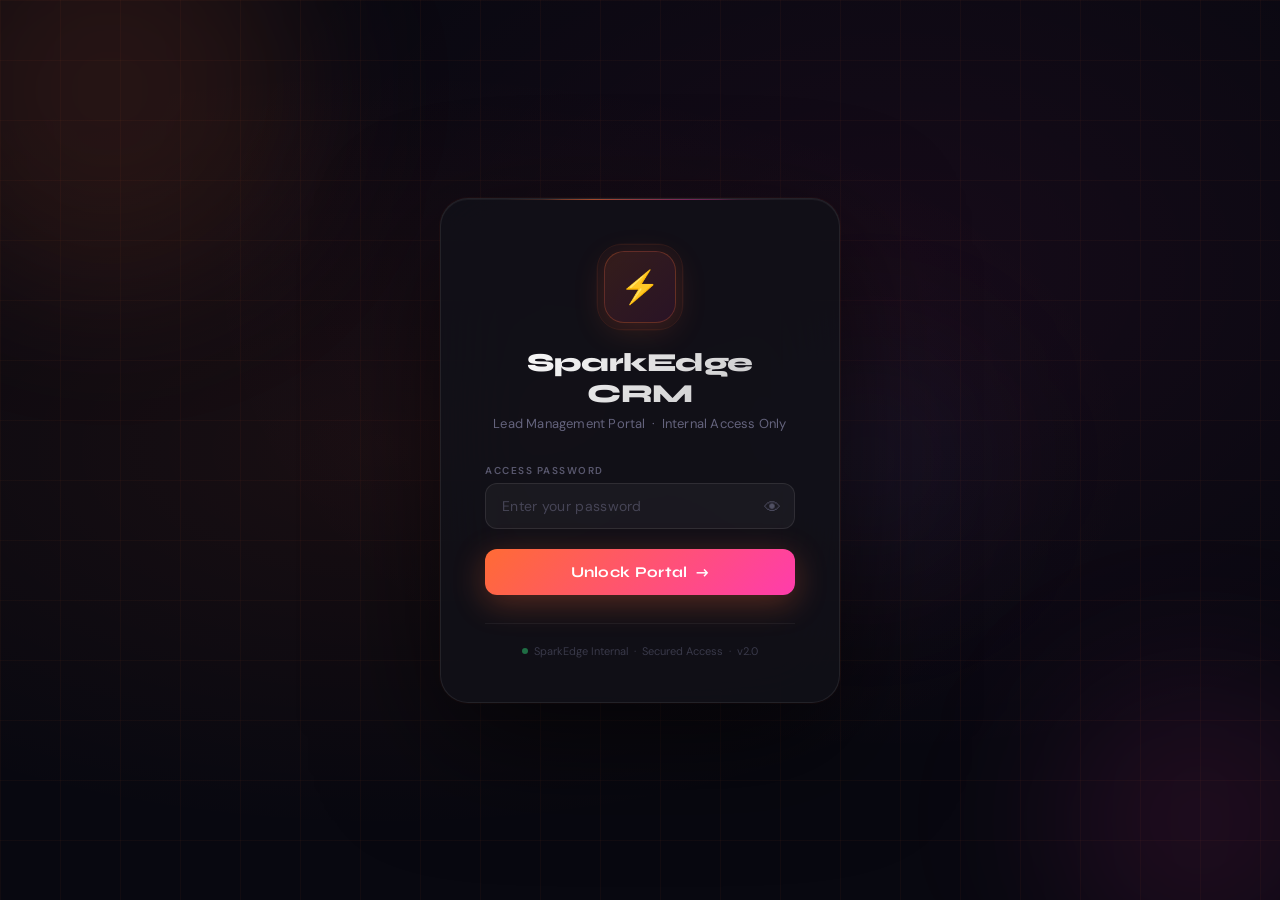
<file: lead-management-crm.html>
<!DOCTYPE html>
<html lang="en">
<head>
<meta charset="UTF-8"/>
<meta name="viewport" content="width=device-width, initial-scale=1.0"/>
<title>SparkEdge — Lead Management CRM</title>
<!-- =========================
     FAVICONS & APP ICONS
========================= -->

<!-- Standard Favicon -->
<link rel="icon" type="image/x-icon" href="./favicons/favicon.ico">

<!-- PNG Favicons -->
<link rel="icon" type="image/png" sizes="16x16" href="./favicons/favicon-16x16.png">

<link rel="icon" type="image/png" sizes="32x32" href="./favicons/favicon-32x32.png">

<link rel="icon" type="image/png" sizes="48x48" href="./favicons/favicon-48x48.png">

<!-- Android Chrome -->
<link rel="icon" type="image/png" sizes="192x192" href="./favicons/android-chrome-192x192.png">

<link rel="icon" type="image/png" sizes="512x512" href="./favicons/android-chrome-512x512.png">

<!-- Apple Touch Icon -->
<link rel="apple-touch-icon" sizes="180x180" href="./favicons/apple-touch-icon-180x180.png">

<!-- Web App Manifest -->
<link rel="manifest" href="./favicons/manifest.webmanifest">

<!-- Safari Pinned Tab -->
<link rel="mask-icon" href="./favicons/safari-pinned-tab.svg" color="#ff6a00">

<!-- Theme Colors -->
<meta name="theme-color" content="#000000">
<meta name="msapplication-TileColor" content="#000000">

<!-- Mobile Web App -->
<meta name="mobile-web-app-capable" content="yes">
<meta name="apple-mobile-web-app-capable" content="yes">
<meta name="apple-mobile-web-app-status-bar-style" content="black-translucent">

<!-- App Name -->
<meta name="application-name" content="SparkEdge">
<meta name="apple-mobile-web-app-title" content="SparkEdge">
<!-- Google Fonts -->
<link href="https://fonts.googleapis.com/css2?family=Syne:wght@400;700;800&family=DM+Sans:wght@300;400;500;600&display=swap" rel="stylesheet"/>
<style>
:root{
  --bg:#0A0A0F;--bg-card:#111118;--bg-raised:#16161F;--border:rgba(255,255,255,0.07);
  --accent:#FF6B35;--accent-2:#FF3CAC;--gold:#FFB347;
  --text:#F0F0F8;--text-muted:#8888A8;--text-dim:#55556A;
  --grad:linear-gradient(135deg,#FF6B35,#FF3CAC);
  --success:#2ECC71;--warning:#F39C12;--danger:#E74C3C;--info:#3498DB;
}
*{margin:0;padding:0;box-sizing:border-box}
body{background:var(--bg);color:var(--text);font-family:'DM Sans',sans-serif;min-height:100vh}

/* ══════════ LOGIN — PREMIUM ══════════ */
#loginScreen{
  position:fixed;inset:0;z-index:9999;display:flex;align-items:center;justify-content:center;
  background:radial-gradient(ellipse at 30% 50%, rgba(255,107,53,.07) 0%, transparent 60%),
             radial-gradient(ellipse at 70% 30%, rgba(255,60,172,.06) 0%, transparent 55%),
             #080810;
  overflow:hidden;
}
/* Animated grid */
#loginScreen::before{
  content:'';position:absolute;inset:0;
  background-image:
    linear-gradient(rgba(255,107,53,.04) 1px, transparent 1px),
    linear-gradient(90deg, rgba(255,107,53,.04) 1px, transparent 1px);
  background-size:60px 60px;
  animation:gridMove 20s linear infinite;
}
@keyframes gridMove{0%{transform:translateY(0)}100%{transform:translateY(60px)}}

/* Floating orbs */
.login-orb{position:absolute;border-radius:50%;filter:blur(80px);pointer-events:none;animation:orbFloat 8s ease-in-out infinite}
.login-orb-1{width:380px;height:380px;background:rgba(255,107,53,.12);top:-100px;left:-80px;animation-delay:0s}
.login-orb-2{width:280px;height:280px;background:rgba(255,60,172,.1);bottom:-60px;right:-60px;animation-delay:-3s}
.login-orb-3{width:200px;height:200px;background:rgba(59,130,246,.08);top:40%;left:60%;animation-delay:-6s}
@keyframes orbFloat{0%,100%{transform:translateY(0) scale(1)}50%{transform:translateY(-30px) scale(1.05)}}

/* Login card */
.login-card{
  position:relative;z-index:2;
  background:rgba(17,17,24,.85);
  backdrop-filter:blur(40px);-webkit-backdrop-filter:blur(40px);
  border:1px solid rgba(255,255,255,.08);
  border-radius:28px;
  padding:52px 44px 44px;
  width:400px;max-width:calc(100vw - 32px);
  text-align:center;
  box-shadow:0 40px 120px rgba(0,0,0,.6), 0 0 0 1px rgba(255,107,53,.05), inset 0 1px 0 rgba(255,255,255,.05);
}
/* Top glow line */
.login-card::before{
  content:'';position:absolute;top:0;left:15%;right:15%;height:1px;
  background:linear-gradient(90deg,transparent,rgba(255,107,53,.6),rgba(255,60,172,.4),transparent);
  border-radius:50%;
}
/* Logo mark */
.login-logo-wrap{position:relative;display:inline-flex;align-items:center;justify-content:center;margin-bottom:24px}
.login-logo-ring{
  width:72px;height:72px;border-radius:20px;
  background:linear-gradient(135deg,rgba(255,107,53,.15),rgba(255,60,172,.1));
  border:1px solid rgba(255,107,53,.25);
  display:flex;align-items:center;justify-content:center;
  font-size:32px;position:relative;
  box-shadow:0 0 0 8px rgba(255,107,53,.04), 0 8px 32px rgba(255,107,53,.15);
}
.login-logo-ring::after{
  content:'';position:absolute;inset:-8px;border-radius:24px;
  border:1px solid rgba(255,107,53,.08);
  animation:ringPulse 3s ease-in-out infinite;
}
@keyframes ringPulse{0%,100%{transform:scale(1);opacity:.6}50%{transform:scale(1.04);opacity:1}}

/* Headings */
.login-brand{font-family:'Syne',sans-serif;font-size:26px;font-weight:800;letter-spacing:-.5px;margin-bottom:6px;
  background:linear-gradient(135deg,#fff 0%,rgba(255,255,255,.75) 100%);
  -webkit-background-clip:text;-webkit-text-fill-color:transparent}
.login-sub{font-size:13px;color:rgba(136,136,168,.7);margin-bottom:32px;letter-spacing:.2px}

/* Input */
.login-field{position:relative;margin-bottom:16px;text-align:left}
.login-field label{display:block;font-size:10px;text-transform:uppercase;letter-spacing:1.5px;color:rgba(136,136,168,.6);margin-bottom:6px;font-weight:600}
.login-input{
  width:100%;background:rgba(255,255,255,.04);
  border:1px solid rgba(255,255,255,.09);border-radius:12px;
  padding:13px 48px 13px 16px;
  color:#F0F0F8;font-family:'DM Sans',sans-serif;font-size:14px;outline:none;
  transition:border-color .2s,box-shadow .2s,background .2s;
  letter-spacing:.3px;
}
.login-input:focus{
  border-color:rgba(255,107,53,.5);
  box-shadow:0 0 0 3px rgba(255,107,53,.1), 0 2px 12px rgba(255,107,53,.08);
  background:rgba(255,107,53,.03);
}
.login-input::placeholder{color:rgba(136,136,168,.4)}
.login-eye{
  position:absolute;right:14px;bottom:13px;
  background:none;border:none;color:rgba(136,136,168,.5);
  cursor:pointer;font-size:17px;padding:0;transition:.2s;line-height:1;
}
.login-eye:hover{color:rgba(255,107,53,.8)}

/* Button */
.login-btn{
  width:100%;margin-top:4px;
  background:linear-gradient(135deg,#FF6B35 0%,#FF3CAC 100%);
  border:none;border-radius:12px;padding:14px;
  color:#fff;font-family:'Syne',sans-serif;font-weight:700;font-size:15px;
  cursor:pointer;transition:all .25s;letter-spacing:.3px;
  box-shadow:0 8px 32px rgba(255,107,53,.3);
  position:relative;overflow:hidden;
}
.login-btn::before{
  content:'';position:absolute;inset:0;
  background:linear-gradient(135deg,rgba(255,255,255,.12),transparent);
  opacity:0;transition:.25s;
}
.login-btn:hover{transform:translateY(-2px);box-shadow:0 14px 40px rgba(255,107,53,.4)}
.login-btn:hover::before{opacity:1}
.login-btn:active{transform:translateY(0)}

/* Error */
.login-err-msg{
  display:none;margin-top:14px;padding:10px 14px;
  background:rgba(231,76,60,.08);border:1px solid rgba(231,76,60,.2);
  border-radius:9px;font-size:12px;font-weight:600;color:#E74C3C;
  animation:errShake .4s ease;
}
@keyframes errShake{0%,100%{transform:translateX(0)}25%{transform:translateX(-6px)}75%{transform:translateX(6px)}}

/* Footer note */
.login-footer-note{
  display:flex;align-items:center;justify-content:center;gap:6px;
  margin-top:28px;padding-top:20px;
  border-top:1px solid rgba(255,255,255,.05);
  font-size:11px;color:rgba(136,136,168,.35);
}
.login-footer-note span{width:6px;height:6px;border-radius:50%;background:rgba(46,204,113,.5);display:inline-block;animation:pulse 2s ease infinite}
@keyframes pulse{0%,100%{opacity:.5}50%{opacity:1}}

/* NAVBAR */
nav{position:sticky;top:0;z-index:200;background:rgba(10,10,15,.95);backdrop-filter:blur(20px);border-bottom:1px solid var(--border);padding:0 20px;height:60px;display:flex;align-items:center;justify-content:space-between;gap:12px}
.nav-brand{display:flex;align-items:center;gap:8px;font-family:'Syne',sans-serif;font-weight:800;font-size:17px;background:var(--grad);-webkit-background-clip:text;-webkit-text-fill-color:transparent;white-space:nowrap}
.nav-brand span{font-size:22px;-webkit-text-fill-color:initial}
.nav-right{display:flex;align-items:center;gap:8px;flex-shrink:0}
.btn-add{background:var(--grad);border:none;border-radius:9px;padding:8px 16px;color:#fff;font-family:'DM Sans',sans-serif;font-weight:600;font-size:13px;cursor:pointer;transition:.2s;white-space:nowrap;display:flex;align-items:center;gap:6px}
.btn-add:hover{opacity:.85}
.btn-dl{border-radius:9px;padding:8px 14px;font-size:13px;font-weight:600;cursor:pointer;transition:.2s;white-space:nowrap;display:flex;align-items:center;gap:6px;background:rgba(46,204,113,.1);border:1px solid rgba(46,204,113,.3);color:var(--success)}
.btn-dl:hover{background:rgba(46,204,113,.2)}
.btn-import{background:rgba(52,152,219,.1);border:1px solid rgba(52,152,219,.3);color:var(--info)}
.btn-import:hover{background:rgba(52,152,219,.2)}
.hamburger{display:none;background:none;border:1px solid var(--border);border-radius:8px;padding:7px 9px;cursor:pointer;color:var(--text-muted);font-size:18px;line-height:1}
.hamburger:hover{border-color:var(--accent);color:var(--accent)}

/* SIDEBAR */
.sidebar{position:fixed;top:60px;left:0;width:220px;height:calc(100vh - 60px);background:var(--bg-card);border-right:1px solid var(--border);z-index:150;display:flex;flex-direction:column;padding:16px 10px;overflow-y:auto;transition:transform .3s ease}
.sidebar-section-label{font-size:9px;text-transform:uppercase;letter-spacing:2px;color:var(--text-dim);padding:8px 10px 4px;margin-top:6px}
.sidebar-link{display:flex;align-items:center;gap:10px;padding:10px 12px;border-radius:10px;font-size:13px;font-weight:500;color:var(--text-muted);cursor:pointer;border:none;background:none;width:100%;text-align:left;transition:.2s;margin-bottom:2px}
.sidebar-link:hover{background:rgba(255,107,53,.08);color:var(--text)}
.sidebar-link.active{background:rgba(255,107,53,.13);color:var(--accent);font-weight:600}
.sidebar-link .s-icon{font-size:17px;flex-shrink:0;width:22px;text-align:center}
.sidebar-link .s-name{flex:1}
.sidebar-divider{height:1px;background:var(--border);margin:8px 10px}
.sidebar-overlay{display:none;position:fixed;inset:0;top:60px;background:rgba(0,0,0,.5);z-index:140}

/* LAYOUT */
#app{display:none}
.app-body{display:flex;min-height:calc(100vh - 60px)}
.main-area{margin-left:220px;flex:1;min-width:0;transition:margin-left .3s ease}
.container{max-width:1400px;margin:0 auto;padding:24px 20px}

/* RESPONSIVE */
@media(max-width:900px){
  .sidebar{transform:translateX(-100%)}
  .sidebar.open{transform:translateX(0)}
  .sidebar-overlay.open{display:block}
  .main-area{margin-left:0}
  .hamburger{display:flex;align-items:center;justify-content:center}
}

/* TABS */
.tabs{display:flex;gap:8px;margin-bottom:24px;flex-wrap:wrap}
.tab{padding:7px 16px;border-radius:9px;font-size:12px;font-weight:500;cursor:pointer;border:1px solid var(--border);background:var(--bg-card);color:var(--text-muted);transition:.2s}
.tab.active{background:rgba(255,107,53,.12);border-color:var(--accent);color:var(--accent)}
.tab:hover{color:var(--text)}

/* STAT CARDS */
.stats-grid{display:grid;grid-template-columns:repeat(auto-fit,minmax(150px,1fr));gap:14px;margin-bottom:24px}
.stat-card{background:var(--bg-card);border:1px solid var(--border);border-radius:14px;padding:18px;position:relative;overflow:hidden}
.stat-card::before{content:'';position:absolute;top:0;left:0;right:0;height:2px;background:var(--grad)}
.stat-label{font-size:10px;text-transform:uppercase;letter-spacing:2px;color:var(--text-dim);margin-bottom:8px}
.stat-value{font-family:'Syne',sans-serif;font-size:26px;font-weight:800;background:var(--grad);-webkit-background-clip:text;-webkit-text-fill-color:transparent}
.stat-sub{font-size:11px;color:var(--text-muted);margin-top:4px}

/* PIPELINE */
.pipeline-wrap{display:grid;grid-template-columns:repeat(5,1fr);gap:14px;margin-bottom:28px;overflow-x:auto}
.pipeline-col{background:var(--bg-card);border:1px solid var(--border);border-radius:14px;padding:14px;min-width:200px}
.pipeline-col-header{display:flex;align-items:center;justify-content:space-between;margin-bottom:12px;padding-bottom:10px;border-bottom:1px solid var(--border)}
.pipeline-col-title{font-size:12px;font-weight:700;text-transform:uppercase;letter-spacing:1px}
.pipeline-count{background:rgba(255,107,53,.15);color:var(--accent);border-radius:20px;padding:2px 8px;font-size:11px;font-weight:700}
.pipe-card{background:var(--bg-raised);border:1px solid var(--border);border-radius:10px;padding:10px 12px;margin-bottom:8px;cursor:pointer;transition:.2s}
.pipe-card:hover{border-color:rgba(255,107,53,.3);transform:translateX(2px)}
.pipe-card-name{font-size:13px;font-weight:600;margin-bottom:4px}
.pipe-card-biz{font-size:11px;color:var(--text-muted)}
.pipe-card-meta{display:flex;gap:6px;margin-top:6px;flex-wrap:wrap}
.pipe-tag{font-size:10px;padding:2px 7px;border-radius:5px;background:rgba(255,107,53,.08);color:var(--accent);border:1px solid rgba(255,107,53,.12)}

/* TOOLBAR */
.toolbar{display:flex;gap:10px;margin-bottom:18px;flex-wrap:wrap;align-items:center}
.search-wrap{flex:1;min-width:200px;position:relative}
.search-wrap input{width:100%;background:var(--bg-card);border:1px solid var(--border);border-radius:10px;padding:9px 14px 9px 38px;color:var(--text);font-size:13px;outline:none;transition:.2s}
.search-wrap input:focus{border-color:var(--accent);box-shadow:0 0 0 3px rgba(255,107,53,.1)}
.search-icon{position:absolute;left:12px;top:50%;transform:translateY(-50%);color:var(--text-dim);font-size:15px}
select.filter-sel{background:var(--bg-card);border:1px solid var(--border);border-radius:10px;padding:9px 12px;color:var(--text-muted);font-size:12px;outline:none;cursor:pointer}
select.filter-sel:focus{border-color:var(--accent)}

/* CARDS */
.clients-grid{display:grid;grid-template-columns:repeat(auto-fill,minmax(330px,1fr));gap:16px}
.client-card{background:var(--bg-card);border:1px solid var(--border);border-radius:14px;padding:18px;transition:.2s;cursor:pointer;position:relative}
.client-card:hover{border-color:rgba(255,107,53,.3);transform:translateY(-2px)}
.client-card.high-potential{border-color:rgba(255,179,71,.4)}
.client-card.high-potential::after{content:'⭐ HIGH POTENTIAL';position:absolute;top:12px;right:12px;background:rgba(255,179,71,.12);color:var(--gold);font-size:9px;font-weight:700;letter-spacing:1.5px;padding:3px 8px;border-radius:6px;border:1px solid rgba(255,179,71,.3)}
.card-header{display:flex;align-items:center;gap:10px;margin-bottom:12px}
.avatar{width:42px;height:42px;border-radius:11px;display:flex;align-items:center;justify-content:center;font-family:'Syne',sans-serif;font-size:16px;font-weight:800;color:#fff;flex-shrink:0;background:var(--grad)}
.client-name{font-family:'Syne',sans-serif;font-size:14px;font-weight:700}
.client-biz{font-size:11px;color:var(--text-muted)}
.status-pill{display:inline-flex;align-items:center;gap:5px;padding:3px 10px;border-radius:20px;font-size:10px;font-weight:600;margin-top:4px}
.pill-pending{background:rgba(243,156,18,.1);color:#F39C12;border:1px solid rgba(243,156,18,.2)}
.pill-contacted{background:rgba(52,152,219,.1);color:#3498DB;border:1px solid rgba(52,152,219,.2)}
.pill-follow{background:rgba(255,107,53,.1);color:var(--accent);border:1px solid rgba(255,107,53,.2)}
.pill-closed-won{background:rgba(46,204,113,.1);color:var(--success);border:1px solid rgba(46,204,113,.2)}
.pill-closed-lost{background:rgba(231,76,60,.1);color:var(--danger);border:1px solid rgba(231,76,60,.2)}
.card-info{display:grid;grid-template-columns:1fr 1fr;gap:7px;margin-bottom:12px}
.info-item{font-size:11px}
.info-label{color:var(--text-dim);font-size:9px;text-transform:uppercase;letter-spacing:1px;margin-bottom:2px}
.info-val{color:var(--text-muted)}
.card-actions{display:flex;gap:6px;flex-wrap:wrap}
.btn-sm{padding:5px 10px;border-radius:7px;font-size:11px;font-weight:600;cursor:pointer;border:1px solid var(--border);background:var(--bg-raised);color:var(--text-muted);transition:.2s;text-decoration:none;display:inline-flex;align-items:center;gap:4px}
.btn-sm:hover{background:rgba(255,107,53,.1);border-color:var(--accent);color:var(--accent)}
.btn-sm.whatsapp{background:rgba(37,211,102,.1);border-color:rgba(37,211,102,.3);color:#25D366}
.btn-sm.whatsapp:hover{background:rgba(37,211,102,.2)}
.btn-sm.danger{background:rgba(231,76,60,.1);border-color:rgba(231,76,60,.3);color:var(--danger)}
.btn-sm.success{background:rgba(46,204,113,.1);border-color:rgba(46,204,113,.3);color:var(--success)}
.service-tag{display:inline-block;padding:2px 7px;border-radius:5px;font-size:9px;font-weight:600;background:rgba(255,107,53,.08);color:var(--accent);border:1px solid rgba(255,107,53,.15);margin-right:4px;margin-top:3px}
.source-tag{display:inline-block;padding:2px 7px;border-radius:5px;font-size:9px;font-weight:600;background:rgba(136,136,168,.08);color:var(--text-muted);border:1px solid var(--border);margin-right:4px;margin-top:3px}

/* SECTION HEADING */
.section-eyebrow{display:inline-flex;align-items:center;gap:6px;background:rgba(255,107,53,.1);border:1px solid rgba(255,107,53,.2);border-radius:20px;padding:4px 12px;font-size:10px;font-weight:600;color:var(--accent);letter-spacing:.5px;margin-bottom:10px}
.section-title{font-family:'Syne',sans-serif;font-size:20px;font-weight:800;background:var(--grad);-webkit-background-clip:text;-webkit-text-fill-color:transparent;margin-bottom:4px}
.section-label{font-size:10px;text-transform:uppercase;letter-spacing:2px;color:var(--text-dim);margin-bottom:16px}

/* MODAL */
.modal-overlay{display:none;position:fixed;inset:0;background:rgba(0,0,0,.75);z-index:500;align-items:center;justify-content:center;padding:20px}
.modal-overlay.open{display:flex}
.modal{background:var(--bg-card);border:1px solid var(--border);border-radius:20px;width:100%;max-width:700px;max-height:92vh;overflow-y:auto;padding:28px}
.modal h3{font-family:'Syne',sans-serif;font-size:18px;font-weight:800;background:var(--grad);-webkit-background-clip:text;-webkit-text-fill-color:transparent;margin-bottom:20px}
.form-grid{display:grid;grid-template-columns:1fr 1fr;gap:12px}
.form-full{grid-column:1/-1}
.form-group label{display:block;font-size:10px;text-transform:uppercase;letter-spacing:1.5px;color:var(--text-dim);margin-bottom:5px}
.form-group input,.form-group select,.form-group textarea{width:100%;background:var(--bg-raised);border:1px solid var(--border);border-radius:9px;padding:9px 12px;color:var(--text);font-family:'DM Sans',sans-serif;font-size:13px;outline:none;transition:.2s}
.form-group input:focus,.form-group select:focus,.form-group textarea:focus{border-color:var(--accent);box-shadow:0 0 0 3px rgba(255,107,53,.1)}
.form-group select option{background:var(--bg-raised)}
.form-group textarea{resize:vertical;min-height:65px}
.modal-actions{display:flex;justify-content:flex-end;gap:10px;margin-top:20px}
.btn-cancel{background:transparent;border:1px solid var(--border);border-radius:9px;padding:9px 18px;color:var(--text-muted);font-size:13px;cursor:pointer;transition:.2s}
.btn-cancel:hover{border-color:var(--danger);color:var(--danger)}
.btn-save{background:var(--grad);border:none;border-radius:9px;padding:9px 22px;color:#fff;font-family:'Syne',sans-serif;font-weight:700;font-size:13px;cursor:pointer;transition:.2s}
.btn-save:hover{opacity:.85}
.checkbox-row{display:flex;align-items:center;gap:8px;margin-top:5px}
.checkbox-row input[type=checkbox]{width:16px;height:16px;accent-color:var(--accent)}
.checkbox-row label{font-size:13px;color:var(--text-muted);text-transform:none;letter-spacing:0}

/* EXCEL TABLE */
.table-wrap{overflow-x:auto;border-radius:14px;border:1px solid var(--border)}
table{width:100%;border-collapse:collapse;font-size:12px}
thead{background:var(--bg-raised);position:sticky;top:0;z-index:2}
thead th{padding:12px 14px;text-align:left;font-size:10px;text-transform:uppercase;letter-spacing:1.5px;color:var(--text-dim);white-space:nowrap;border-bottom:1px solid var(--border);font-weight:600}
thead th.sortable{cursor:pointer;user-select:none}
thead th.sortable:hover{color:var(--accent)}
tbody tr{border-bottom:1px solid rgba(255,255,255,.04);transition:.15s}
tbody tr:hover{background:rgba(255,107,53,.04)}
tbody tr:last-child{border-bottom:none}
tbody td{padding:10px 14px;color:var(--text-muted);white-space:nowrap;vertical-align:middle}
tbody td .td-name{font-weight:600;color:var(--text);font-size:13px}
tbody td .td-biz{font-size:11px;color:var(--text-dim)}
.tbl-status{display:inline-block;padding:2px 8px;border-radius:5px;font-size:10px;font-weight:600}
.tbl-won{background:rgba(46,204,113,.1);color:var(--success)}
.tbl-lost{background:rgba(231,76,60,.1);color:var(--danger)}
.tbl-pending{background:rgba(243,156,18,.1);color:var(--warning)}
.tbl-contacted{background:rgba(52,152,219,.1);color:var(--info)}
.tbl-follow{background:rgba(255,107,53,.1);color:var(--accent)}

/* SUMMARY */
.summary-grid{display:grid;grid-template-columns:repeat(auto-fill,minmax(280px,1fr));gap:16px}
.summary-card{background:var(--bg-card);border:1px solid var(--border);border-radius:14px;padding:18px}
.summary-card h4{font-family:'Syne',sans-serif;font-size:13px;font-weight:700;margin-bottom:12px;color:var(--text)}
.summary-row{display:flex;justify-content:space-between;align-items:center;padding:7px 0;border-bottom:1px solid var(--border);font-size:12px}
.summary-row:last-child{border-bottom:none}
.summary-row span:last-child{font-weight:600;color:var(--accent)}

/* TIMELINE */
.timeline{display:flex;flex-direction:column;gap:12px}
.timeline-item{display:flex;gap:10px;align-items:flex-start}
.tl-dot{width:9px;height:9px;border-radius:50%;background:var(--accent);flex-shrink:0;margin-top:4px;box-shadow:0 0 6px var(--accent)}
.tl-content{background:var(--bg-card);border:1px solid var(--border);border-radius:10px;padding:10px 14px;flex:1}
.tl-date{font-size:9px;color:var(--text-dim);margin-bottom:3px;text-transform:uppercase;letter-spacing:1px}
.tl-text{font-size:12px;color:var(--text-muted)}

/* EMPTY */
.empty{text-align:center;padding:50px 20px;color:var(--text-dim)}
.empty-icon{font-size:44px;margin-bottom:10px;opacity:.4}
.empty p{font-size:13px}

/* GUIDE */
.guide-grid{display:grid;grid-template-columns:repeat(auto-fill,minmax(270px,1fr));gap:16px}
.guide-card{background:var(--bg-card);border:1px solid var(--border);border-radius:14px;padding:20px}
.guide-num{font-family:'Syne',sans-serif;font-size:28px;font-weight:800;background:var(--grad);-webkit-background-clip:text;-webkit-text-fill-color:transparent;margin-bottom:6px}
.guide-title{font-size:14px;font-weight:600;margin-bottom:6px}
.guide-desc{font-size:12px;color:var(--text-muted);line-height:1.6;margin-bottom:10px}
.guide-steps{padding-left:14px}
.guide-steps li{font-size:11px;color:var(--text-dim);margin-bottom:4px;line-height:1.5}

/* WORKFLOW */
.flow-wrap{display:flex;flex-direction:column;gap:8px;margin-bottom:24px}
.flow-step{background:var(--bg-card);border:1px solid var(--border);border-radius:12px;padding:14px 18px;display:flex;align-items:flex-start;gap:14px}
.flow-num{width:32px;height:32px;border-radius:50%;background:var(--grad);display:flex;align-items:center;justify-content:center;font-family:'Syne',sans-serif;font-weight:800;font-size:13px;color:#fff;flex-shrink:0}
.flow-title{font-size:13px;font-weight:600;margin-bottom:3px}
.flow-desc{font-size:11px;color:var(--text-muted);line-height:1.5}
.flow-arrow{text-align:center;color:var(--accent);font-size:18px;margin:0 auto}
.cloud-box{background:rgba(46,204,113,.06);border:1px solid rgba(46,204,113,.2);border-radius:14px;padding:20px;margin-bottom:20px}
.cloud-box h4{color:var(--success);font-family:'Syne',sans-serif;font-size:14px;font-weight:700;margin-bottom:10px}
.cloud-step{display:flex;gap:10px;align-items:flex-start;margin-bottom:8px}
.cloud-icon{font-size:16px;flex-shrink:0;margin-top:2px}
.cloud-text{font-size:12px;color:var(--text-muted);line-height:1.5}
.warn-box{background:rgba(231,76,60,.06);border:1px solid rgba(231,76,60,.2);border-radius:14px;padding:20px;margin-bottom:20px}
.warn-box h4{color:var(--danger);font-family:'Syne',sans-serif;font-size:14px;font-weight:700;margin-bottom:10px}
.tip-box{background:rgba(52,152,219,.06);border:1px solid rgba(52,152,219,.2);border-radius:14px;padding:16px;margin-bottom:14px}
.tip-box strong{color:var(--info);font-size:12px}
.tip-box p{font-size:12px;color:var(--text-muted);margin-top:5px;line-height:1.5}
code{background:var(--bg-raised);padding:3px 8px;border-radius:5px;font-size:11px;color:var(--accent);font-family:monospace;border:1px solid var(--border)}

/* DETAIL VIEW */
.detail-header{display:flex;align-items:flex-start;gap:18px;margin-bottom:24px;flex-wrap:wrap}
.detail-avatar{width:66px;height:66px;border-radius:16px;display:flex;align-items:center;justify-content:center;font-family:'Syne',sans-serif;font-size:24px;font-weight:800;color:#fff;background:var(--grad);flex-shrink:0}
.detail-meta h2{font-family:'Syne',sans-serif;font-size:22px;font-weight:800}
.detail-meta p{color:var(--text-muted);font-size:13px;margin-top:4px}
.detail-grid{display:grid;grid-template-columns:repeat(auto-fill,minmax(200px,1fr));gap:12px;margin-bottom:20px}
.detail-field{background:var(--bg-raised);border:1px solid var(--border);border-radius:10px;padding:12px}
.detail-field-label{font-size:9px;text-transform:uppercase;letter-spacing:1.5px;color:var(--text-dim);margin-bottom:4px}
.detail-field-val{font-size:13px;color:var(--text)}
.back-btn{background:transparent;border:1px solid var(--border);border-radius:9px;padding:7px 14px;color:var(--text-muted);font-size:12px;cursor:pointer;margin-bottom:18px;transition:.2s;display:inline-flex;align-items:center;gap:6px}
.back-btn:hover{border-color:var(--accent);color:var(--accent)}

/* BADGE */
.badge{display:inline-block;padding:2px 8px;border-radius:6px;font-size:10px;font-weight:700;letter-spacing:.5px}
.badge-gold{background:rgba(255,179,71,.12);color:var(--gold);border:1px solid rgba(255,179,71,.3)}
.badge-orange{background:rgba(255,107,53,.1);color:var(--accent);border:1px solid rgba(255,107,53,.2)}
.badge-green{background:rgba(46,204,113,.1);color:var(--success);border:1px solid rgba(46,204,113,.2)}
.badge-red{background:rgba(231,76,60,.1);color:var(--danger);border:1px solid rgba(231,76,60,.2)}

/* WON/LOST TABS */
.sub-tabs{display:flex;gap:8px;margin-bottom:20px}
.sub-tab{padding:6px 16px;border-radius:8px;font-size:12px;font-weight:600;cursor:pointer;border:1px solid var(--border);background:var(--bg-card);color:var(--text-muted);transition:.2s}
.sub-tab.active-won{background:rgba(46,204,113,.12);border-color:var(--success);color:var(--success)}
.sub-tab.active-lost{background:rgba(231,76,60,.12);border-color:var(--danger);color:var(--danger)}
.sub-tab:hover{color:var(--text)}

/* IMPORT BOX */
.import-box{background:var(--bg-card);border:2px dashed var(--border);border-radius:14px;padding:24px;text-align:center;margin-bottom:20px}
.import-box p{color:var(--text-muted);font-size:12px;margin-top:8px}

/* FOOTER */
footer{border-top:1px solid var(--border);padding:24px 20px;text-align:center;margin-top:50px;margin-left:220px;transition:margin-left .3s ease}
@media(max-width:900px){footer{margin-left:0}}
footer .footer-links{display:flex;justify-content:center;gap:16px;margin-bottom:10px;flex-wrap:wrap}
footer a{color:var(--text-muted);text-decoration:none;font-size:12px;transition:.2s}
footer a:hover{color:var(--accent)}
footer .footer-copy{font-size:11px;color:var(--text-dim)}

/* TOAST */
#toast{position:fixed;bottom:24px;right:24px;background:var(--bg-card);border:1px solid rgba(46,204,113,.4);color:var(--success);border-radius:12px;padding:12px 20px;font-size:13px;font-weight:600;z-index:9999;display:none;box-shadow:0 8px 30px rgba(0,0,0,.4)}

@media(max-width:640px){
  .form-grid{grid-template-columns:1fr}
  .clients-grid{grid-template-columns:1fr}
  .stats-grid{grid-template-columns:1fr 1fr}
  nav{padding:0 12px}
  .pipeline-wrap{grid-template-columns:1fr}
  .btn-add span,.btn-dl span{display:none}
}
</style>
</head>
<body>

<div id="toast"></div>

<!-- ══════════ LOGIN SCREEN — PREMIUM ══════════ -->
<div id="loginScreen">
  <!-- Ambient orbs -->
  <div class="login-orb login-orb-1"></div>
  <div class="login-orb login-orb-2"></div>
  <div class="login-orb login-orb-3"></div>

  <div class="login-card">
    <!-- Logo -->
    <div class="login-logo-wrap">
      <div class="login-logo-ring">⚡</div>
    </div>

    <div class="login-brand">SparkEdge CRM</div>
    <div class="login-sub">Lead Management Portal &nbsp;·&nbsp; Internal Access Only</div>

    <!-- Password field -->
    <div class="login-field">
      <label>Access Password</label>
      <input class="login-input" type="password" id="pwdInput"
        placeholder="Enter your password"
        onkeydown="if(event.key==='Enter')doLogin()"/>
      <button class="login-eye" onclick="toggleCrmEye()" id="crmEyeBtn" tabindex="-1">👁</button>
    </div>

    <button class="login-btn" onclick="doLogin()">
      Unlock Portal &nbsp;→
    </button>

    <div class="login-err-msg" id="loginErr">⚠ Incorrect password. Please try again.</div>

    <div class="login-footer-note">
      <span></span> SparkEdge Internal &nbsp;·&nbsp; Secured Access &nbsp;·&nbsp; v2.0
    </div>
  </div>
</div>

<!-- APP -->
<div id="app">

<!-- NAVBAR -->
<nav>
  <div style="display:flex;align-items:center;gap:10px">
    <button class="hamburger" onclick="toggleSidebar()" id="hamburgerBtn">☰</button>
    <div class="nav-brand"><span>⚡</span> SparkEdge CRM</div>
  </div>
  <div class="nav-right">
    <button id="crmExportBtn" class="btn-dl" onclick="downloadData()">⬇ Export</button>
    <button id="crmImportBtn" class="btn-dl btn-import" onclick="openImport()">⬆ Import</button>
    <button id="crmAddLeadBtn" class="btn-add" onclick="openModal()">＋ Add Lead</button>
  </div>
</nav>

<!-- SIDEBAR OVERLAY (mobile) -->
<div class="sidebar-overlay" id="sidebarOverlay" onclick="closeSidebar()"></div>

<!-- SIDEBAR -->
<aside class="sidebar" id="sidebar">
  <!-- User info badge -->
  <div id="sidebarUserBox" style="margin:6px 8px 4px;padding:12px 14px;background:rgba(255,107,53,.07);border:1px solid rgba(255,107,53,.15);border-radius:12px;">
    <div style="font-size:9px;text-transform:uppercase;letter-spacing:1.5px;color:var(--text-dim);margin-bottom:4px;">Logged in as</div>
    <div id="sidebarUserName" style="font-size:13px;font-weight:700;color:var(--text);margin-bottom:1px;">—</div>
    <div id="sidebarUserRole" style="font-size:10px;color:var(--accent);letter-spacing:.3px;"></div>
  </div>

  <div class="sidebar-section-label">Main</div>
  <button class="sidebar-link active" onclick="navTo('dashboard')"><span class="s-icon">📊</span><span class="s-name">Dashboard</span></button>
  <button class="sidebar-link" onclick="navTo('pipeline')"><span class="s-icon">🔁</span><span class="s-name">Pipeline Board</span></button>

  <div class="sidebar-divider"></div>
  <div class="sidebar-section-label">Leads</div>
  <button class="sidebar-link" onclick="navTo('leads')"><span class="s-icon">🎯</span><span class="s-name">All Active Leads</span></button>
  <button class="sidebar-link" onclick="navTo('won')"><span class="s-icon">✅</span><span class="s-name">Won Clients</span></button>
  <button class="sidebar-link" onclick="navTo('lost')"><span class="s-icon">❌</span><span class="s-name">Lost Leads</span></button>
  <button class="sidebar-link" onclick="navTo('followups')"><span class="s-icon">⏰</span><span class="s-name">Follow-ups</span></button>

  <div class="sidebar-divider"></div>
  <div class="sidebar-section-label">Reports & Tools</div>
  <button class="sidebar-link" onclick="navTo('table')"><span class="s-icon">📋</span><span class="s-name">Sheet View</span></button>
  <button class="sidebar-link" onclick="navTo('summary')"><span class="s-icon">📈</span><span class="s-name">Analytics</span></button>
  <button class="sidebar-link" id="sidebarRepliesLink" onclick="navTo('quickreplies')"><span class="s-icon">💬</span><span class="s-name">Quick Replies</span></button>

  <div class="sidebar-divider"></div>
  <div class="sidebar-section-label">Help</div>
  <button class="sidebar-link" onclick="navTo('workflow')"><span class="s-icon">🗺️</span><span class="s-name">Workflow Guide</span></button>

  <!-- Team (owner only) -->
  <button class="sidebar-link" id="sidebarTeamLink" onclick="navTo('team')" style="display:none"><span class="s-icon">🧑‍💻</span><span class="s-name">Team & Members</span></button>

  <div class="sidebar-divider"></div>
  <div class="sidebar-section-label">Open Tools</div>
  <button class="sidebar-link" onclick="window.open('admin.html','_blank')" style="color:var(--accent)"><span class="s-icon">⚙️</span><span class="s-name">Admin Panel ↗</span></button>
  <button class="sidebar-link" onclick="window.open('docs.html','_blank')" style="color:var(--info)"><span class="s-icon">📄</span><span class="s-name">Doc Generator ↗</span></button>
  <button class="sidebar-link" onclick="window.open('index.html','_blank')" style="color:var(--success)"><span class="s-icon">🌐</span><span class="s-name">Client Portal ↗</span></button>

  <!-- Spacer pushes logout to bottom -->
  <div style="flex:1;min-height:16px"></div>
  <div class="sidebar-divider"></div>

  <!-- Settings — owner only -->
  <button class="sidebar-link" id="sidebarSettingsBtn" onclick="navTo('team')" style="display:none;color:var(--gold)"><span class="s-icon">⚙️</span><span class="s-name">Settings & Team</span></button>

  <!-- Logout — always visible after login -->
  <button class="sidebar-link" id="sidebarLogoutBtn" onclick="crmLogout()" style="color:var(--danger);display:none"><span class="s-icon">🚪</span><span class="s-name">Logout</span></button>
</aside>

<!-- MAIN AREA -->
<div class="app-body">
  <div class="main-area">
    <div class="container" id="mainContent"></div>
  </div>
</div>

<footer>
  <div class="footer-links">
    <a href="mailto:sparkedge555@gmail.com">sparkedge555@gmail.com</a>
    <a href="tel:+919142450715">+91 91424 50715</a>
    <a href="https://wa.me/919142450715" target="_blank">WhatsApp</a>
    <a onclick="downloadData()" style="cursor:pointer;color:var(--success)">⬇ Download My Data</a>
    <a onclick="navTo('quickreplies')" style="cursor:pointer;color:var(--accent)">💬 Quick Replies</a>
    <a onclick="navTo('workflow')" style="cursor:pointer;color:var(--info)">🗺 Workflow Guide</a>
  </div>
  <div class="footer-copy">© 2026 SparkEdge · Lead Management CRM · All data stored locally in your browser</div>
</footer>

</div><!-- /app -->

<!-- ADD/EDIT MODAL -->
<div class="modal-overlay" id="modalOverlay">
  <div class="modal">
    <h3 id="modalTitle">Add New Lead</h3>
    <div class="form-grid">
      <div class="form-group"><label>Full Name *</label><input id="f_name" placeholder="e.g. Raunak Sharma"/></div>
      <div class="form-group"><label>Business / Institute Name</label><input id="f_biz" placeholder="e.g. Bright Future Coaching"/></div>
      <div class="form-group"><label>Phone Number *</label><input id="f_phone" placeholder="+91 XXXXX XXXXX"/></div>
      <div class="form-group"><label>WhatsApp Number</label><input id="f_wa" placeholder="Same as phone? leave blank"/></div>
      <div class="form-group"><label>Email</label><input id="f_email" placeholder="client@email.com"/></div>
      <div class="form-group"><label>Website</label><input id="f_website" placeholder="https://..."/></div>
      <div class="form-group"><label>Instagram Handle</label><input id="f_insta" placeholder="@handle"/></div>
      <div class="form-group"><label>Facebook / Other Social</label><input id="f_social" placeholder="FB page or other"/></div>
      <div class="form-group"><label>City / Location</label><input id="f_city" placeholder="e.g. Patna, Bihar"/></div>
      <div class="form-group"><label>Lead Added Date</label><input type="date" id="f_addDate"/></div>
      <div class="form-group"><label>Source</label>
        <select id="f_source">
          <option value="">— Select Source —</option>
          <option>Google Maps</option><option>Instagram</option><option>IndiaMart</option>
          <option>JustDial</option><option>Referral</option><option>Facebook</option>
          <option>LinkedIn</option><option>Cold Call</option><option>Walk-in</option><option>Other</option>
        </select>
      </div>
      <div class="form-group"><label>Service Interested In</label>
        <select id="f_service">
          <option value="">— Select Service —</option>
          <option>Billing System</option><option>Website</option><option>Social Media Management</option>
          <option>Logo & Branding</option><option>ERP / Management Portal</option>
          <option>Admission Software</option><option>Digital Marketing</option><option>Other</option>
        </select>
      </div>
      <div class="form-group"><label>Pipeline Stage / Status</label>
        <select id="f_status" onchange="onStatusChange(this.value)">
          <option value="pending">🔴 Baat Karni Baki (Not Contacted)</option>
          <option value="contacted">🔵 Baat Ho Gayi (Contacted)</option>
          <option value="follow">🟠 Follow-up Pending</option>
          <option value="closed-won">🟢 WON — Converted to Client ✅</option>
          <option value="closed-lost">⚫ LOST — Deal Lost ❌</option>
        </select>
      </div>
      <div class="form-group"><label>Contact Date</label><input type="date" id="f_contactDate"/></div>
      <div class="form-group"><label>Follow-up Date</label><input type="date" id="f_followDate"/></div>
      <div class="form-group"><label>Quoted Amount (₹)</label><input id="f_amount" placeholder="e.g. 15000"/></div>
      <div class="form-group" id="paidGroup"><label>Payment Received (₹)</label><input id="f_paid" placeholder="e.g. 5000"/></div>
      <div class="form-group" id="lostReasonGroup" style="display:none"><label>Reason Lost</label>
        <select id="f_lostReason">
          <option value="">— Why did you lose this? —</option>
          <option>Price too high</option><option>Went with competitor</option><option>Not interested anymore</option>
          <option>No budget right now</option><option>Not reachable / ghosted</option><option>Other</option>
        </select>
      </div>
      <div class="form-group form-full"><label>Cold Call / DM Message Used</label><textarea id="f_msg" placeholder="Paste the message/script you sent..."></textarea></div>
      <div class="form-group form-full"><label>Remark / Notes</label><textarea id="f_remark" placeholder="Any extra notes, client behaviour, objections..."></textarea></div>
      <div class="form-group form-full">
        <div class="checkbox-row">
          <input type="checkbox" id="f_high"/>
          <label for="f_high">⭐ Mark as High Potential Lead</label>
        </div>
      </div>
    </div>
    <div class="modal-actions">
      <button class="btn-cancel" onclick="closeModal()">Cancel</button>
      <button class="btn-save" onclick="saveLead()">💾 Save Lead</button>
    </div>
  </div>
</div>

<!-- IMPORT MODAL -->
<div class="modal-overlay" id="importOverlay">
  <div class="modal" style="max-width:480px">
    <h3>⬆ Import Data</h3>
    <p style="font-size:13px;color:var(--text-muted);margin-bottom:16px">Paste the exported JSON data below to restore or sync data from another device/person.</p>
    <div class="form-group form-full">
      <label>Paste JSON Data</label>
      <textarea id="importText" style="min-height:160px;font-family:monospace;font-size:11px" placeholder='[{"id":"...","name":"..."}]'></textarea>
    </div>
    <p style="font-size:11px;color:var(--danger);margin-top:8px">⚠️ This will MERGE with your existing data (won't delete). Duplicate IDs will be updated.</p>
    <div class="modal-actions">
      <button class="btn-cancel" onclick="closeImport()">Cancel</button>
      <button class="btn-save" onclick="importData()">Import & Merge</button>
    </div>
  </div>
</div>

<script>
/* ═══════════════════════════════════════════════════════════
   SPARKEDGE CRM — MULTI-USER AUTH SYSTEM
   Owner  : RAUNAK@1   (full access — all permissions)
   Members: Listed in HARDCODED_MEMBERS below + localStorage
            Works on ANY device / any browser worldwide.

   HOW TEAM CROSS-DEVICE LOGIN WORKS:
   Members are in HARDCODED_MEMBERS array below.
   Owner adds a member via Team page → clicks "Export Team Config"
   → pastes the snippet here (replaces the array) → re-shares file.
   Member opens the file on their device → their password works. ✅
═══════════════════════════════════════════════════════════ */
const CRM_AUTH_KEY   = 'se_crm_members';
const CRM_SESS_KEY   = 'se_crm_session';

// ── HARDCODED MEMBERS ──────────────────────────────────────
// Paste exported team config between the [ ] brackets below.
// These work on ALL devices without needing same localStorage.
// ▼▼▼ START MEMBER CONFIG ▼▼▼
const HARDCODED_MEMBERS = [
  {
    "id": "mem_1778838014185",
    "name": "Pinkesh Kr Prabhakar",
    "role": "Marketing Manager",
    "email": "pinkeshkumarprabhakar9@gmail.com",
    "wa": "9693717475",
    "password": "Pinkesh@1",
    "permissions": ["view_leads","edit_leads","view_analytics","export","quick_replies"],
    "status": "active",
    "addedAt": "15/5/2026"
  }
];
// ▲▲▲ END MEMBER CONFIG ▲▲▲

// ── PERMISSION DEFINITIONS ────────────────────────────────
const CRM_PERMS = {
  view_leads:    'View all leads & pipeline',
  edit_leads:    'Add / edit / delete leads',
  view_analytics:'View analytics & reports',
  export:        'Export & import data',
  quick_replies: 'Access quick reply scripts',
  manage_team:   'Add / remove team members (Owner only)'
};

function crmGetMembers(){
  try{
    const stored = JSON.parse(localStorage.getItem(CRM_AUTH_KEY)) || [];
    const merged = [...HARDCODED_MEMBERS];
    stored.forEach(sm => {
      const idx = merged.findIndex(hm => hm.id === sm.id);
      if(idx >= 0) merged[idx] = sm;
      else merged.push(sm);
    });
    return merged;
  }catch{ return HARDCODED_MEMBERS; }
}
function crmSaveMembers(m){
  localStorage.setItem(CRM_AUTH_KEY, JSON.stringify(m));
}

// Current logged-in user
window.CRM_USER = null;

(function initCrmAuth(){
  // Check existing session
  try{
    const sess = sessionStorage.getItem(CRM_SESS_KEY);
    if(sess){
      window.CRM_USER = JSON.parse(sess);
      hideCrmLogin();
      return;
    }
  }catch{}
  // Show login
  document.getElementById('loginScreen').style.display = 'flex';
})();

function doLogin(){
  const val = document.getElementById('pwdInput').value;
  const err = document.getElementById('loginErr');
  err.style.display = 'none';

  // Owner
  if(val === 'RAUNAK@1'){
    window.CRM_USER = {
      name:'Raunak (Owner)', role:'Owner', isOwner:true,
      permissions:Object.keys(CRM_PERMS)
    };
    sessionStorage.setItem(CRM_SESS_KEY, JSON.stringify(window.CRM_USER));
    hideCrmLogin();
    return;
  }

  // Member
  const members = crmGetMembers();
  const member  = members.find(m => m.password === val && m.status === 'active');
  if(member){
    window.CRM_USER = {
      name: member.name, role: member.role, isOwner: false,
      permissions: member.permissions || [], memberId: member.id
    };
    sessionStorage.setItem(CRM_SESS_KEY, JSON.stringify(window.CRM_USER));
    hideCrmLogin();
    return;
  }

  // Fail
  err.style.display = 'block';
  err.style.animation = 'none';
  requestAnimationFrame(()=>{ err.style.animation=''; });
  document.getElementById('pwdInput').value = '';
}

function hideCrmLogin(){
  const s = document.getElementById('loginScreen');
  s.style.opacity = '0'; s.style.transition = 'opacity .3s';
  setTimeout(()=>{ s.style.display='none'; }, 300);
  document.getElementById('app').style.display = 'block';
  updateCrmUserUI();
  applyCrmPermissions();
  renderSection('dashboard');
}

function updateCrmUserUI(){
  const u = window.CRM_USER;
  if(!u) return;
  // Sidebar user info
  const sn = document.getElementById('sidebarUserName'); if(sn) sn.textContent = u.name;
  const sr = document.getElementById('sidebarUserRole'); if(sr) sr.textContent = u.role;
  // Sidebar logout — always visible once logged in
  const lb = document.getElementById('sidebarLogoutBtn');
  if(lb) lb.style.display = 'flex';
  // Sidebar settings — owner only
  const sb = document.getElementById('sidebarSettingsBtn');
  if(sb) sb.style.display = u.isOwner ? 'flex' : 'none';
  // Sidebar team link — owner only
  const tl = document.getElementById('sidebarTeamLink');
  if(tl) tl.style.display = u.isOwner ? 'flex' : 'none';
}

function applyCrmPermissions(){
  const u = window.CRM_USER;
  if(!u || u.isOwner) return;
  const has = p => u.permissions.includes(p);
  // Export/Import
  if(!has('export')){
    ['crmExportBtn','crmImportBtn'].forEach(id=>{ const el=document.getElementById(id); if(el) el.style.display='none'; });
  }
  // Add lead button
  if(!has('edit_leads')){
    const el = document.getElementById('crmAddLeadBtn'); if(el) el.style.display='none';
  }
  // Quick replies
  if(!has('quick_replies')){
    const el = document.getElementById('sidebarRepliesLink'); if(el) el.style.display='none';
  }
}

function hasCrmPerm(p){
  if(!window.CRM_USER) return false;
  if(window.CRM_USER.isOwner) return true;
  return (window.CRM_USER.permissions||[]).includes(p);
}

function toggleCrmEye(){
  const inp = document.getElementById('pwdInput');
  const btn = document.getElementById('crmEyeBtn');
  inp.type = inp.type==='password' ? 'text' : 'password';
  btn.textContent = inp.type==='password' ? '👁' : '🙈';
}

function crmLogout(){
  sessionStorage.removeItem(CRM_SESS_KEY);
  window.CRM_USER = null;
  location.reload();
}

</script>

<script>
// ── DATA ──
let leads = JSON.parse(localStorage.getItem('se_leads')||localStorage.getItem('se_clients')||'[]');
let editId = null;
let currentSection = 'dashboard';
let sortCol = 'addedAt', sortDir = -1;
let closedSubTab = 'won';

function save(){
  localStorage.setItem('se_leads', JSON.stringify(leads));
  autoDownloadHint();
}
function uid(){ return Date.now().toString(36)+Math.random().toString(36).slice(2); }
function initials(n){ return (n||'?').split(' ').map(w=>w[0]).join('').toUpperCase().slice(0,2)||'?'; }
function today(){ return new Date().toISOString().slice(0,10); }
function fmtDate(d){ if(!d) return '—'; try{ return new Date(d).toLocaleDateString('en-IN',{day:'2-digit',month:'short',year:'numeric'}); }catch{return d;} }
function fmtMoney(v){ return v?'₹'+Number(v).toLocaleString('en-IN'):'—'; }

let _lastDownloadReminder = 0;
function autoDownloadHint(){
  const now = Date.now();
  if(now - _lastDownloadReminder > 300000){ // 5 min
    _lastDownloadReminder = now;
    showToast('💡 Data updated! Remember to Export & share with your team.', 4000);
  }
}

// ── TOAST ──
function showToast(msg, dur=2500){
  const t=document.getElementById('toast');
  t.textContent=msg;
  t.style.display='block';
  setTimeout(()=>t.style.display='none',dur);
}

// ── SIDEBAR ──
function toggleSidebar(){
  document.getElementById('sidebar').classList.toggle('open');
  document.getElementById('sidebarOverlay').classList.toggle('open');
}
function closeSidebar(){
  document.getElementById('sidebar').classList.remove('open');
  document.getElementById('sidebarOverlay').classList.remove('open');
}
function navTo(s){
  showSection(s);
  closeSidebar(); // auto-close on mobile after nav
}

// ── SECTION ROUTING ──
function showSection(s){
  currentSection=s;
  document.querySelectorAll('.sidebar-link').forEach(l=>{
    const fn=l.getAttribute('onclick')||'';
    l.classList.toggle('active', fn.includes("'"+s+"'"));
  });
  renderSection(s);
}

function renderSection(s){
  const el=document.getElementById('mainContent');
  if(s==='dashboard') el.innerHTML=renderDashboard();
  else if(s==='pipeline') el.innerHTML=renderPipeline();
  else if(s==='leads') el.innerHTML=renderList(leads.filter(c=>!c.status.startsWith('closed')),'All Active Leads','Every lead currently in your pipeline');
  else if(s==='won') el.innerHTML=renderClosedSection('won');
  else if(s==='lost') el.innerHTML=renderClosedSection('lost');
  else if(s==='table') el.innerHTML=renderTable();
  else if(s==='followups') el.innerHTML=renderFollowups();
  else if(s==='summary') el.innerHTML=renderSummary();
  else if(s==='workflow') el.innerHTML=renderWorkflow();
  else if(s==='quickreplies') el.innerHTML=renderQuickReplies();
  else if(s==='team') el.innerHTML=renderTeamPage();
}

// ── DASHBOARD ──
function renderDashboard(){
  const total=leads.length;
  const active=leads.filter(c=>!c.status.startsWith('closed')).length;
  const won=leads.filter(c=>c.status==='closed-won').length;
  const lost=leads.filter(c=>c.status==='closed-lost').length;
  const hp=leads.filter(c=>c.highPotential).length;
  const totalRevenue=leads.reduce((a,c)=>a+(parseFloat(c.paid)||0),0);
  const totalQuoted=leads.reduce((a,c)=>a+(parseFloat(c.amount)||0),0);
  const dueToday=leads.filter(c=>c.followDate===today()).length;
  const overdue=leads.filter(c=>c.followDate&&c.followDate<today()&&!c.status.startsWith('closed')).length;
  const convRate=total?Math.round(won/total*100):0;
  const recent=[...leads].sort((a,b)=>(b.addedAt||0)-(a.addedAt||0)).slice(0,6);

  return `
  <div class="section-eyebrow">⚡ SparkEdge Lead CRM</div>
  <div class="section-title">Dashboard</div>
  <div class="section-label">Real-time overview of your entire pipeline</div>

  <div class="stats-grid">
    <div class="stat-card"><div class="stat-label">Total Leads</div><div class="stat-value">${total}</div><div class="stat-sub">All time</div></div>
    <div class="stat-card"><div class="stat-label">Active Pipeline</div><div class="stat-value">${active}</div><div class="stat-sub">In progress</div></div>
    <div class="stat-card"><div class="stat-label">Won Clients</div><div class="stat-value">${won}</div><div class="stat-sub">Converted ✅</div></div>
    <div class="stat-card"><div class="stat-label">Lost Deals</div><div class="stat-value">${lost}</div><div class="stat-sub">Closed lost ❌</div></div>
    <div class="stat-card"><div class="stat-label">Conversion Rate</div><div class="stat-value">${convRate}%</div><div class="stat-sub">${won} of ${total} leads</div></div>
    <div class="stat-card"><div class="stat-label">Follow-ups Today</div><div class="stat-value" style="${dueToday>0?'-webkit-text-fill-color:var(--warning)':''}">${dueToday}</div><div class="stat-sub">${overdue} overdue 🔴</div></div>
    <div class="stat-card"><div class="stat-label">Revenue Collected</div><div class="stat-value">₹${totalRevenue.toLocaleString('en-IN')}</div><div class="stat-sub">of ₹${totalQuoted.toLocaleString('en-IN')} quoted</div></div>
    <div class="stat-card"><div class="stat-label">High Potential</div><div class="stat-value">${hp}</div><div class="stat-sub">Priority leads ⭐</div></div>
  </div>

  <div style="display:grid;grid-template-columns:1fr 1fr;gap:16px;margin-bottom:24px">
    <div class="summary-card">
      <h4>📊 Pipeline Breakdown</h4>
      ${[['🔴 Not Contacted','pending'],['🔵 Contacted','contacted'],['🟠 Follow-up Pending','follow'],['🟢 Won Clients','closed-won'],['⚫ Lost Deals','closed-lost']].map(([label,key])=>{
        const cnt=leads.filter(c=>c.status===key).length;
        const pct=total?Math.round(cnt/total*100):0;
        return `<div class="summary-row"><span>${label}</span><span>${cnt} <span style="color:var(--text-dim);font-size:10px">(${pct}%)</span></span></div>`;
      }).join('')}
    </div>
    <div class="summary-card">
      <h4>📍 Top Lead Sources</h4>
      ${topSources()}
    </div>
  </div>

  ${overdue>0?`<div style="background:rgba(231,76,60,.07);border:1px solid rgba(231,76,60,.2);border-radius:12px;padding:14px 18px;margin-bottom:20px;display:flex;align-items:center;gap:12px;cursor:pointer" onclick="showSection('followups')">
    <span style="font-size:20px">⚠️</span>
    <div><div style="font-size:13px;font-weight:600;color:var(--danger)">${overdue} Overdue Follow-up${overdue>1?'s':''}</div><div style="font-size:11px;color:var(--text-muted)">Click to view and act on them now</div></div>
    <span style="margin-left:auto;color:var(--danger)">→</span>
  </div>`:''}

  <div class="section-label" style="margin-bottom:10px">Recent Activity</div>
  <div class="timeline">
    ${recent.length ? recent.map(c=>`
      <div class="timeline-item">
        <div class="tl-dot" style="${c.status==='closed-won'?'background:var(--success);box-shadow:0 0 6px var(--success)':c.status==='closed-lost'?'background:var(--danger);box-shadow:0 0 6px var(--danger)':''}"></div>
        <div class="tl-content">
          <div class="tl-date">${fmtDate(c.addedAt||c.contactDate)} · Added ${c.addDate?fmtDate(c.addDate):''}</div>
          <div class="tl-text"><strong>${c.name}</strong> — ${c.biz||'No business'} · ${statusLabel(c.status)} · ${c.service||'Service TBD'}${c.amount?' · ₹'+Number(c.amount).toLocaleString('en-IN'):''}</div>
        </div>
      </div>`).join('') : '<div class="empty"><div class="empty-icon">📭</div><p>No leads yet. Click "+ Add Lead" to begin.</p></div>'}
  </div>
  `;
}

function topSources(){
  const map={};
  leads.forEach(c=>{if(c.source)map[c.source]=(map[c.source]||0)+1});
  const sorted=Object.entries(map).sort((a,b)=>b[1]-a[1]).slice(0,5);
  if(!sorted.length) return '<div class="summary-row"><span>No data yet</span><span>—</span></div>';
  return sorted.map(([s,n])=>`<div class="summary-row"><span>${s}</span><span>${n}</span></div>`).join('');
}

// ── PIPELINE KANBAN ──
function renderPipeline(){
  const stages=[
    {key:'pending',label:'Not Contacted',color:'#F39C12'},
    {key:'contacted',label:'Contacted',color:'#3498DB'},
    {key:'follow',label:'Follow-up',color:'#FF6B35'},
    {key:'closed-won',label:'WON ✅',color:'#2ECC71'},
    {key:'closed-lost',label:'LOST ❌',color:'#E74C3C'}
  ];
  return `
  <div style="display:flex;justify-content:space-between;align-items:center;margin-bottom:20px;flex-wrap:wrap;gap:10px">
    <div>
      <div class="section-title">Lead Pipeline</div>
      <div class="section-label">Drag status in cards to move leads through stages</div>
    </div>
    <button class="btn-add" onclick="openModal()">+ Add Lead</button>
  </div>
  <div class="pipeline-wrap">
  ${stages.map(st=>{
    const arr=leads.filter(c=>c.status===st.key).sort((a,b)=>(b.highPotential?1:0)-(a.highPotential?1:0));
    return `
    <div class="pipeline-col">
      <div class="pipeline-col-header">
        <div class="pipeline-col-title" style="color:${st.color}">${st.label}</div>
        <div class="pipeline-count">${arr.length}</div>
      </div>
      ${arr.length?arr.map(c=>`
        <div class="pipe-card" onclick="openDetail('${c.id}')">
          <div style="display:flex;align-items:center;gap:8px;margin-bottom:6px">
            <div style="width:28px;height:28px;border-radius:7px;background:var(--grad);display:flex;align-items:center;justify-content:center;font-size:11px;font-weight:800;color:#fff;flex-shrink:0">${initials(c.name)}</div>
            <div>
              <div class="pipe-card-name">${c.name}${c.highPotential?' ⭐':''}</div>
              <div class="pipe-card-biz">${c.biz||'—'}</div>
            </div>
          </div>
          <div class="pipe-card-meta">
            ${c.service?`<span class="pipe-tag">${c.service}</span>`:''}
            ${c.amount?`<span class="pipe-tag" style="background:rgba(255,179,71,.08);color:var(--gold);border-color:rgba(255,179,71,.2)">₹${Number(c.amount).toLocaleString('en-IN')}</span>`:''}
            ${c.followDate?`<span class="pipe-tag" style="background:rgba(52,152,219,.08);color:var(--info);border-color:rgba(52,152,219,.2)">📅 ${fmtDate(c.followDate)}</span>`:''}
          </div>
          <div style="display:flex;gap:6px;margin-top:8px" onclick="event.stopPropagation()">
            <button class="btn-sm" onclick="quickStatus('${c.id}','next')" style="flex:1;justify-content:center">→ Move</button>
            <button class="btn-sm" onclick="editClient('${c.id}')">✏️</button>
          </div>
        </div>`).join(''):`<div style="text-align:center;padding:20px 0;color:var(--text-dim);font-size:12px">Empty</div>`}
    </div>`;
  }).join('')}
  </div>`;
}

function quickStatus(id, dir){
  const stageOrder=['pending','contacted','follow','closed-won','closed-lost'];
  const c=leads.find(x=>x.id===id);
  if(!c) return;
  const idx=stageOrder.indexOf(c.status);
  if(dir==='next'&&idx<stageOrder.length-1){ c.status=stageOrder[idx+1]; }
  else if(dir==='prev'&&idx>0){ c.status=stageOrder[idx-1]; }
  save();
  showToast(`✅ Moved to: ${statusLabel(c.status)}`);
  renderSection(currentSection);
}

// ── LIST VIEW ──
let _filterVal='',_filterStatus='',_filterSource='',_filterService='',_filterMonth='';

function renderList(arr,title,sub,showMonthFilter=true){
  const months=[...new Set(leads.map(c=>{
    const d=c.addDate||c.contactDate||(c.addedAt?new Date(c.addedAt).toISOString().slice(0,10):null);
    return d?d.slice(0,7):null;
  }).filter(Boolean))].sort().reverse();

  return `
  <div style="display:flex;justify-content:space-between;align-items:center;flex-wrap:wrap;gap:10px;margin-bottom:18px">
    <div>
      <div class="section-title">${title}</div>
      <div class="section-label">${sub}</div>
    </div>
    <button class="btn-add" onclick="openModal()">+ Add Lead</button>
  </div>
  <div class="toolbar">
    <div class="search-wrap"><span class="search-icon">🔍</span><input placeholder="Search name, phone, city, business..." oninput="filterCards(this.value)" id="searchInput" value="${_filterVal}"/></div>
    <select class="filter-sel" onchange="filterStatus(this.value)">
      <option value="">All Stages</option>
      <option value="pending" ${_filterStatus==='pending'?'selected':''}>Not Contacted</option>
      <option value="contacted" ${_filterStatus==='contacted'?'selected':''}>Contacted</option>
      <option value="follow" ${_filterStatus==='follow'?'selected':''}>Follow-up</option>
      <option value="closed-won" ${_filterStatus==='closed-won'?'selected':''}>Won</option>
      <option value="closed-lost" ${_filterStatus==='closed-lost'?'selected':''}>Lost</option>
    </select>
    <select class="filter-sel" onchange="filterSource(this.value)">
      <option value="">All Sources</option>
      ${['Google Maps','Instagram','IndiaMart','JustDial','Referral','Facebook','LinkedIn','Cold Call','Walk-in','Other'].map(s=>`<option ${_filterSource===s?'selected':''}>${s}</option>`).join('')}
    </select>
    <select class="filter-sel" onchange="filterService(this.value)">
      <option value="">All Services</option>
      ${['Billing System','Website','Social Media Management','Logo & Branding','ERP / Management Portal','Admission Software','Digital Marketing','Other'].map(s=>`<option ${_filterService===s?'selected':''}>${s}</option>`).join('')}
    </select>
    ${showMonthFilter?`<select class="filter-sel" onchange="filterMonth(this.value)">
      <option value="">All Months</option>
      ${months.map(m=>`<option value="${m}" ${_filterMonth===m?'selected':''}>${new Date(m+'-01').toLocaleDateString('en-IN',{month:'long',year:'numeric'})}</option>`).join('')}
    </select>`:''}
  </div>
  <div class="clients-grid" id="cardsContainer">
    ${renderCards(arr)}
  </div>`;
}

function renderCards(arr){
  const filtered=applyLocalFilters(arr);
  return filtered.length?filtered.sort((a,b)=>(b.highPotential?1:0)-(a.highPotential?1:0)).map(cardHTML).join(''):'<div class="empty" style="grid-column:1/-1"><div class="empty-icon">🔍</div><p>No leads match your filters.</p></div>';
}

function applyLocalFilters(arr){
  let r=[...arr];
  if(_filterVal) r=r.filter(c=>(c.name+c.phone+c.city+c.biz+c.email).toLowerCase().includes(_filterVal.toLowerCase()));
  if(_filterStatus) r=r.filter(c=>c.status===_filterStatus);
  if(_filterSource) r=r.filter(c=>c.source===_filterSource);
  if(_filterService) r=r.filter(c=>c.service===_filterService);
  if(_filterMonth){
    r=r.filter(c=>{
      const d=c.addDate||c.contactDate||(c.addedAt?new Date(c.addedAt).toISOString().slice(0,10):null);
      return d&&d.startsWith(_filterMonth);
    });
  }
  return r;
}

function filterCards(v){_filterVal=v;refreshCards();}
function filterStatus(v){_filterStatus=v;refreshCards();}
function filterSource(v){_filterSource=v;refreshCards();}
function filterService(v){_filterService=v;refreshCards();}
function filterMonth(v){_filterMonth=v;refreshCards();}

function refreshCards(){
  const el=document.getElementById('cardsContainer');
  if(!el) return;
  const sec=currentSection;
  let arr=sec==='leads'?leads.filter(c=>!c.status.startsWith('closed'))
    :sec==='won'?leads.filter(c=>c.status==='closed-won')
    :sec==='lost'?leads.filter(c=>c.status==='closed-lost')
    :leads;
  el.innerHTML=renderCards(arr);
}

function cardHTML(c){
  const wa=c.wa||c.phone;
  const waNum=(wa||'').replace(/[^0-9]/g,'');
  const waLink=`https://wa.me/91${waNum}`;
  const addDate=c.addDate||(c.addedAt?new Date(c.addedAt).toISOString().slice(0,10):null);
  return `
  <div class="client-card ${c.highPotential?'high-potential':''}" onclick="openDetail('${c.id}')">
    <div class="card-header">
      <div class="avatar">${initials(c.name)}</div>
      <div>
        <div class="client-name">${c.name}</div>
        <div class="client-biz">${c.biz||'—'} ${c.city?'· '+c.city:''}</div>
        <div class="status-pill ${pillClass(c.status)}">${statusDot(c.status)} ${statusLabel(c.status)}</div>
      </div>
    </div>
    <div class="card-info">
      <div class="info-item"><div class="info-label">Phone</div><div class="info-val">${c.phone||'—'}</div></div>
      <div class="info-item"><div class="info-label">Added Date</div><div class="info-val">${fmtDate(addDate)}</div></div>
      <div class="info-item"><div class="info-label">Follow-up</div><div class="info-val ${c.followDate&&c.followDate<today()&&!c.status.startsWith('closed')?'style="color:var(--danger)"':''}">${fmtDate(c.followDate)}</div></div>
      <div class="info-item"><div class="info-label">Quoted</div><div class="info-val">${fmtMoney(c.amount)}</div></div>
    </div>
    <div style="margin-bottom:10px">
      ${c.service?`<span class="service-tag">${c.service}</span>`:''}
      ${c.source?`<span class="source-tag">${c.source}</span>`:''}
      ${c.lostReason&&c.status==='closed-lost'?`<span class="source-tag" style="color:var(--danger);border-color:rgba(231,76,60,.3)">Lost: ${c.lostReason}</span>`:''}
    </div>
    <div class="card-actions" onclick="event.stopPropagation()">
      ${c.phone?`<a class="btn-sm whatsapp" href="${waLink}" target="_blank">💬</a>`:''}
      ${c.insta?`<a class="btn-sm" href="https://instagram.com/${c.insta.replace('@','')}" target="_blank">📸</a>`:''}
      ${c.website?`<a class="btn-sm" href="${c.website}" target="_blank">🌐</a>`:''}
      ${!c.status.startsWith('closed')?`<button class="btn-sm success" onclick="quickWon('${c.id}')">✅ Won</button><button class="btn-sm danger" onclick="quickLost('${c.id}')">❌ Lost</button>`:''}
      <button class="btn-sm" onclick="editClient('${c.id}')">✏️ Edit</button>
      <button class="btn-sm danger" onclick="deleteLead('${c.id}')">🗑</button>
    </div>
  </div>`;
}

function quickWon(id){
  const c=leads.find(x=>x.id===id);
  if(!c) return;
  c.status='closed-won';
  c.closedAt=Date.now();
  save();
  showToast('🎉 Lead marked as WON! Moving to Clients.');
  renderSection(currentSection);
}
function quickLost(id){
  const reason=prompt('Why was this lead lost? (optional)','');
  const c=leads.find(x=>x.id===id);
  if(!c) return;
  c.status='closed-lost';
  c.lostReason=reason||'';
  c.closedAt=Date.now();
  save();
  showToast('❌ Lead marked as Lost.');
  renderSection(currentSection);
}

// ── CLOSED SECTIONS ──
function renderClosedSection(type){
  const isWon=type==='won';
  const arr=leads.filter(c=>c.status===(isWon?'closed-won':'closed-lost'));
  const totalRev=isWon?arr.reduce((a,c)=>a+(parseFloat(c.paid)||0),0):0;
  const totalQ=isWon?arr.reduce((a,c)=>a+(parseFloat(c.amount)||0),0):0;
  const lostReasons={};
  if(!isWon) arr.forEach(c=>{if(c.lostReason)lostReasons[c.lostReason]=(lostReasons[c.lostReason]||0)+1;});

  return `
  <div style="display:flex;justify-content:space-between;align-items:center;flex-wrap:wrap;gap:10px;margin-bottom:18px">
    <div>
      <div class="section-title">${isWon?'✅ Won Clients':'❌ Lost Leads'}</div>
      <div class="section-label">${isWon?`${arr.length} deals closed and converted to clients`:`${arr.length} deals that didn't convert`}</div>
    </div>
  </div>

  ${isWon?`
  <div class="stats-grid" style="margin-bottom:20px">
    <div class="stat-card"><div class="stat-label">Total Won</div><div class="stat-value">${arr.length}</div></div>
    <div class="stat-card"><div class="stat-label">Revenue Collected</div><div class="stat-value">₹${totalRev.toLocaleString('en-IN')}</div></div>
    <div class="stat-card"><div class="stat-label">Total Quoted</div><div class="stat-value">₹${totalQ.toLocaleString('en-IN')}</div></div>
    <div class="stat-card"><div class="stat-label">Pending Payment</div><div class="stat-value">₹${(totalQ-totalRev).toLocaleString('en-IN')}</div></div>
  </div>`:`
  <div class="stats-grid" style="margin-bottom:20px">
    <div class="stat-card"><div class="stat-label">Total Lost</div><div class="stat-value">${arr.length}</div></div>
    <div class="stat-card"><div class="stat-label">Quoted Value Lost</div><div class="stat-value">₹${arr.reduce((a,c)=>a+(parseFloat(c.amount)||0),0).toLocaleString('en-IN')}</div></div>
    ${Object.keys(lostReasons).length?`<div class="stat-card"><div class="stat-label">Top Reason Lost</div><div class="stat-value" style="font-size:14px;-webkit-text-fill-color:var(--danger)">${Object.entries(lostReasons).sort((a,b)=>b[1]-a[1])[0][0]}</div></div>`:''}
  </div>`}

  <div class="toolbar">
    <div class="search-wrap"><span class="search-icon">🔍</span><input placeholder="Search..." oninput="filterCards(this.value)" id="searchInput" value="${_filterVal}"/></div>
    <select class="filter-sel" onchange="filterSource(this.value)">
      <option value="">All Sources</option>
      ${['Google Maps','Instagram','IndiaMart','JustDial','Referral','Facebook','LinkedIn','Cold Call','Walk-in','Other'].map(s=>`<option ${_filterSource===s?'selected':''}>${s}</option>`).join('')}
    </select>
    <select class="filter-sel" onchange="filterService(this.value)">
      <option value="">All Services</option>
      ${['Billing System','Website','Social Media Management','Logo & Branding','ERP / Management Portal','Admission Software','Digital Marketing','Other'].map(s=>`<option ${_filterService===s?'selected':''}>${s}</option>`).join('')}
    </select>
  </div>

  <div class="clients-grid" id="cardsContainer">
    ${renderCards(arr)}
  </div>`;
}

// ── TABLE / SHEET VIEW ──
function renderTable(){
  const months=[...new Set(leads.map(c=>{
    const d=c.addDate||c.contactDate||(c.addedAt?new Date(c.addedAt).toISOString().slice(0,10):null);
    return d?d.slice(0,7):null;
  }).filter(Boolean))].sort().reverse();

  return `
  <div style="display:flex;justify-content:space-between;align-items:center;flex-wrap:wrap;gap:10px;margin-bottom:18px">
    <div>
      <div class="section-title">📋 Sheet View — All Leads</div>
      <div class="section-label">Excel-style overview. Click column headers to sort. Click Edit to update.</div>
    </div>
    <button class="btn-dl" onclick="downloadData()">⬇ Export CSV</button>
  </div>
  <div class="toolbar">
    <div class="search-wrap"><span class="search-icon">🔍</span><input placeholder="Search any column..." oninput="filterTableSearch(this.value)" id="tblSearch"/></div>
    <select class="filter-sel" onchange="filterTableStatus(this.value)" id="tblStatusFilter">
      <option value="">All Stages</option>
      <option value="pending">Not Contacted</option>
      <option value="contacted">Contacted</option>
      <option value="follow">Follow-up</option>
      <option value="closed-won">Won ✅</option>
      <option value="closed-lost">Lost ❌</option>
    </select>
    <select class="filter-sel" onchange="filterTableMonth(this.value)" id="tblMonthFilter">
      <option value="">All Months</option>
      ${months.map(m=>`<option value="${m}">${new Date(m+'-01').toLocaleDateString('en-IN',{month:'long',year:'numeric'})}</option>`).join('')}
    </select>
  </div>
  <div class="table-wrap">
    <table id="leadsTable">
      <thead>
        <tr>
          <th class="sortable" onclick="sortTable('addDate')">Date Added ${sortCol==='addDate'?sortDir>0?'↑':'↓':''}</th>
          <th class="sortable" onclick="sortTable('name')">Name ${sortCol==='name'?sortDir>0?'↑':'↓':''}</th>
          <th>Business</th>
          <th>City</th>
          <th>Phone</th>
          <th>Source</th>
          <th>Service</th>
          <th class="sortable" onclick="sortTable('status')">Stage ${sortCol==='status'?sortDir>0?'↑':'↓':''}</th>
          <th>Follow-up</th>
          <th class="sortable" onclick="sortTable('amount')">Quoted ${sortCol==='amount'?sortDir>0?'↑':'↓':''}</th>
          <th>Paid</th>
          <th>Balance</th>
          <th>Actions</th>
        </tr>
      </thead>
      <tbody id="tblBody">
        ${renderTableRows(leads)}
      </tbody>
    </table>
  </div>`;
}

let _tblSearch='',_tblStatus='',_tblMonth='';
function filterTableSearch(v){_tblSearch=v;refreshTable();}
function filterTableStatus(v){_tblStatus=v;refreshTable();}
function filterTableMonth(v){_tblMonth=v;refreshTable();}
function refreshTable(){
  let arr=[...leads];
  if(_tblSearch) arr=arr.filter(c=>(c.name+c.phone+c.city+c.biz+c.email+c.source+c.service).toLowerCase().includes(_tblSearch.toLowerCase()));
  if(_tblStatus) arr=arr.filter(c=>c.status===_tblStatus);
  if(_tblMonth){
    arr=arr.filter(c=>{
      const d=c.addDate||c.contactDate||(c.addedAt?new Date(c.addedAt).toISOString().slice(0,10):null);
      return d&&d.startsWith(_tblMonth);
    });
  }
  const el=document.getElementById('tblBody');
  if(el) el.innerHTML=renderTableRows(arr);
}
function sortTable(col){
  if(sortCol===col) sortDir*=-1; else{sortCol=col;sortDir=-1;}
  renderSection('table');
}
function renderTableRows(arr){
  let sorted=[...arr].sort((a,b)=>{
    const av=a[sortCol]||'';
    const bv=b[sortCol]||'';
    if(sortCol==='amount'||sortCol==='paid') return (parseFloat(bv||0)-parseFloat(av||0))*sortDir;
    if(sortCol==='addDate'){
      const ad=a.addDate||a.contactDate||(a.addedAt?new Date(a.addedAt).toISOString().slice(0,10):'');
      const bd=b.addDate||b.contactDate||(b.addedAt?new Date(b.addedAt).toISOString().slice(0,10):'');
      return (bd>ad?1:-1)*sortDir;
    }
    return (av>bv?1:-1)*sortDir;
  });
  if(!sorted.length) return `<tr><td colspan="13" style="text-align:center;padding:30px;color:var(--text-dim)">No leads match your filters</td></tr>`;
  return sorted.map(c=>{
    const addDate=c.addDate||c.contactDate||(c.addedAt?new Date(c.addedAt).toISOString().slice(0,10):'');
    const bal=(parseFloat(c.amount||0)-parseFloat(c.paid||0));
    const isOverdue=c.followDate&&c.followDate<today()&&!c.status.startsWith('closed');
    return `<tr>
      <td>${fmtDate(addDate)}</td>
      <td><div class="td-name">${c.name}${c.highPotential?' ⭐':''}</div></td>
      <td><div class="td-biz">${c.biz||'—'}</div></td>
      <td>${c.city||'—'}</td>
      <td>${c.phone||'—'}</td>
      <td>${c.source||'—'}</td>
      <td>${c.service||'—'}</td>
      <td><span class="tbl-status ${tblStatusClass(c.status)}">${statusDot(c.status)} ${statusLabel(c.status).replace('Baat Karni Baki','Not Contacted').replace('Baat Ho Gayi','Contacted').replace('Follow-up Pending','Follow-up').replace('Closed — Won ✅','Won').replace('Closed — Lost ❌','Lost')}</span></td>
      <td style="${isOverdue?'color:var(--danger);font-weight:600':''}"><span>${fmtDate(c.followDate)}${isOverdue?' 🔴':''}</span></td>
      <td style="color:var(--gold);font-weight:600">${fmtMoney(c.amount)}</td>
      <td style="color:var(--success)">${fmtMoney(c.paid)}</td>
      <td style="color:${bal>0?'var(--danger)':'var(--text-muted)'}">${c.amount?fmtMoney(bal):'—'}</td>
      <td onclick="event.stopPropagation()">
        <div style="display:flex;gap:5px">
          <button class="btn-sm" onclick="editClient('${c.id}')">✏️</button>
          <button class="btn-sm" onclick="openDetail('${c.id}')">👁</button>
          <button class="btn-sm danger" onclick="deleteLead('${c.id}')">🗑</button>
        </div>
      </td>
    </tr>`;
  }).join('');
}
function tblStatusClass(s){
  return {pending:'tbl-pending',contacted:'tbl-contacted',follow:'tbl-follow','closed-won':'tbl-won','closed-lost':'tbl-lost'}[s]||'tbl-pending';
}

// ── FOLLOW-UPS ──
function renderFollowups(){
  const t=today();
  const overdue=leads.filter(c=>c.followDate&&c.followDate<t&&!c.status.startsWith('closed'));
  const todayDue=leads.filter(c=>c.followDate===t);
  const upcoming=leads.filter(c=>c.followDate&&c.followDate>t&&!c.status.startsWith('closed'));
  return `
  <div class="section-title">⏰ Follow-up Tracker</div>
  <div class="section-label">Never miss a follow-up. Overdue shown first.</div>

  ${overdue.length?`<div class="section-eyebrow" style="background:rgba(231,76,60,.1);border-color:rgba(231,76,60,.3);color:var(--danger);margin-bottom:12px">🔴 Overdue (${overdue.length}) — Act Now!</div>
  <div class="clients-grid" style="margin-bottom:24px">${overdue.sort((a,b)=>a.followDate>b.followDate?1:-1).map(cardHTML).join('')}</div>`:''}

  <div class="section-eyebrow" style="margin-bottom:12px">🟠 Due Today (${todayDue.length})</div>
  <div class="clients-grid" style="margin-bottom:24px">
    ${todayDue.length?todayDue.map(cardHTML).join(''):'<div class="empty" style="grid-column:1/-1"><div class="empty-icon">✅</div><p>All clear for today!</p></div>'}
  </div>

  <div class="section-eyebrow" style="margin-bottom:12px">📅 Upcoming (${upcoming.length})</div>
  <div class="clients-grid">
    ${upcoming.length?upcoming.sort((a,b)=>a.followDate>b.followDate?1:-1).map(cardHTML).join(''):'<div class="empty" style="grid-column:1/-1"><div class="empty-icon">📭</div><p>No upcoming follow-ups scheduled.</p></div>'}
  </div>`;
}

// ── SUMMARY ──
function renderSummary(){
  const totalRevenue=leads.reduce((a,c)=>a+(parseFloat(c.paid)||0),0);
  const totalQuoted=leads.reduce((a,c)=>a+(parseFloat(c.amount)||0),0);
  const won=leads.filter(c=>c.status==='closed-won');
  const lost=leads.filter(c=>c.status==='closed-lost');
  const convRate=leads.length?Math.round(won.length/leads.length*100):0;

  const monthMap={};
  leads.forEach(c=>{
    const d=c.addDate||c.contactDate||(c.addedAt?new Date(c.addedAt).toISOString().slice(0,10):null);
    if(d){
      const key=new Date(d).toLocaleDateString('en-IN',{month:'short',year:'numeric'});
      if(!monthMap[key])monthMap[key]={count:0,revenue:0,quoted:0,won:0,lost:0};
      monthMap[key].count++;
      monthMap[key].revenue+=parseFloat(c.paid)||0;
      monthMap[key].quoted+=parseFloat(c.amount)||0;
      if(c.status==='closed-won')monthMap[key].won++;
      if(c.status==='closed-lost')monthMap[key].lost++;
    }
  });
  const svcMap={};leads.forEach(c=>{if(c.service){svcMap[c.service]=(svcMap[c.service]||0)+1;}});
  const srcMap={};leads.forEach(c=>{if(c.source){srcMap[c.source]=(srcMap[c.source]||0)+1;}});
  const lostMap={};lost.forEach(c=>{if(c.lostReason)lostMap[c.lostReason]=(lostMap[c.lostReason]||0)+1;});

  return `
  <div class="section-title">📈 Analytics & Summary</div>
  <div class="section-label">Revenue, pipeline health, and insights</div>
  <div class="stats-grid" style="margin-bottom:24px">
    <div class="stat-card"><div class="stat-label">Total Quoted</div><div class="stat-value">₹${totalQuoted.toLocaleString('en-IN')}</div></div>
    <div class="stat-card"><div class="stat-label">Revenue Collected</div><div class="stat-value">₹${totalRevenue.toLocaleString('en-IN')}</div></div>
    <div class="stat-card"><div class="stat-label">Pending Collection</div><div class="stat-value">₹${(totalQuoted-totalRevenue).toLocaleString('en-IN')}</div></div>
    <div class="stat-card"><div class="stat-label">Conversion Rate</div><div class="stat-value">${convRate}%</div></div>
  </div>
  <div class="summary-grid">
    <div class="summary-card">
      <h4>📅 Month-wise Summary (Date Added)</h4>
      ${Object.keys(monthMap).length?Object.entries(monthMap).map(([m,d])=>`
        <div class="summary-row">
          <span>${m} <span style="color:var(--text-dim);font-size:10px">(${d.count} leads, ${d.won} won)</span></span>
          <span>₹${d.revenue.toLocaleString('en-IN')}</span>
        </div>`).join(''):'<div style="color:var(--text-dim);font-size:12px;padding:10px 0">No date data yet</div>'}
    </div>
    <div class="summary-card">
      <h4>🛠 Service-wise Breakdown</h4>
      ${Object.keys(svcMap).length?Object.entries(svcMap).sort((a,b)=>b[1]-a[1]).map(([s,n])=>`<div class="summary-row"><span>${s}</span><span>${n}</span></div>`).join(''):'<div style="color:var(--text-dim);font-size:12px;padding:10px 0">No data</div>'}
    </div>
    <div class="summary-card">
      <h4>📍 Lead Source Performance</h4>
      ${Object.keys(srcMap).length?Object.entries(srcMap).sort((a,b)=>b[1]-a[1]).map(([s,n])=>`<div class="summary-row"><span>${s}</span><span>${n} leads</span></div>`).join(''):'<div style="color:var(--text-dim);font-size:12px;padding:10px 0">No data</div>'}
    </div>
    <div class="summary-card">
      <h4>❌ Why Deals Are Lost</h4>
      ${Object.keys(lostMap).length?Object.entries(lostMap).sort((a,b)=>b[1]-a[1]).map(([s,n])=>`<div class="summary-row"><span>${s}</span><span style="color:var(--danger)">${n}</span></div>`).join(''):'<div style="color:var(--text-dim);font-size:12px;padding:10px 0">No lost deal data</div>'}
    </div>
    <div class="summary-card" style="grid-column:1/-1">
      <h4>💰 Top Clients by Payment</h4>
      ${leads.filter(c=>c.amount||c.paid).length?leads.filter(c=>c.amount||c.paid).sort((a,b)=>(parseFloat(b.paid||0))-(parseFloat(a.paid||0))).slice(0,10).map(c=>`
        <div class="summary-row">
          <span>${c.name} <span style="color:var(--text-dim);font-size:10px">· ${c.biz||'—'}</span></span>
          <span style="font-size:11px">₹${(c.paid||0).toLocaleString('en-IN')} collected / ₹${(c.amount||0).toLocaleString('en-IN')} quoted</span>
        </div>`).join(''):'<div style="color:var(--text-dim);font-size:12px;padding:10px 0">No payment data</div>'}
    </div>
  </div>`;
}

// ── STATUS HELPERS ──
function pillClass(s){
  return {pending:'pill-pending',contacted:'pill-contacted',follow:'pill-follow','closed-won':'pill-closed-won','closed-lost':'pill-closed-lost'}[s]||'pill-pending';
}
function statusLabel(s){
  return {pending:'Baat Karni Baki',contacted:'Baat Ho Gayi',follow:'Follow-up Pending','closed-won':'Closed — Won ✅','closed-lost':'Closed — Lost ❌'}[s]||s;
}
function statusDot(s){
  return {pending:'🔴',contacted:'🔵',follow:'🟠','closed-won':'🟢','closed-lost':'⚫'}[s]||'⚪';
}
function onStatusChange(v){
  document.getElementById('lostReasonGroup').style.display=v==='closed-lost'?'':'none';
  document.getElementById('paidGroup').style.display=v==='closed-lost'?'none':'';
}

// ── DETAIL VIEW ──
function openDetail(id){
  const c=leads.find(x=>x.id===id);
  if(!c) return;
  const el=document.getElementById('mainContent');
  const wa=c.wa||c.phone;
  const waNum=wa?(wa.replace(/[^0-9]/g,'')):'';
  const addDate=c.addDate||c.contactDate||(c.addedAt?new Date(c.addedAt).toISOString().slice(0,10):'');
  el.innerHTML=`
  <button class="back-btn" onclick="showSection('${currentSection}')">← Back</button>
  <div class="detail-header">
    <div class="detail-avatar">${initials(c.name)}</div>
    <div class="detail-meta">
      <h2>${c.name}</h2>
      <p>${c.biz||'No business name'} ${c.city?'· '+c.city:''}</p>
      <div style="margin-top:8px;display:flex;gap:8px;flex-wrap:wrap">
        <div class="status-pill ${pillClass(c.status)}">${statusDot(c.status)} ${statusLabel(c.status)}</div>
        ${c.highPotential?'<span class="badge badge-gold">⭐ High Potential</span>':''}
        ${c.service?`<span class="badge badge-orange">${c.service}</span>`:''}
        ${c.source?`<span class="badge" style="background:var(--bg-raised);color:var(--text-muted);border:1px solid var(--border)">${c.source}</span>`:''}
      </div>
    </div>
    <div style="margin-left:auto;display:flex;gap:8px;flex-wrap:wrap">
      <button class="btn-sm" onclick="editClient('${c.id}')">✏️ Edit</button>
      ${waNum?`<a class="btn-sm whatsapp" href="https://wa.me/91${waNum}" target="_blank">💬 WhatsApp</a>`:''}
      ${!c.status.startsWith('closed')?`<button class="btn-sm success" onclick="quickWon('${c.id}');showSection('${currentSection}')">✅ Mark Won</button><button class="btn-sm danger" onclick="quickLost('${c.id}');showSection('${currentSection}')">❌ Mark Lost</button>`:''}
    </div>
  </div>
  <div class="detail-grid">
    ${[['Lead Added Date',fmtDate(addDate)],['Contact Date',fmtDate(c.contactDate)],['Follow-up Date',fmtDate(c.followDate)],['Phone',c.phone],['WhatsApp',c.wa||c.phone],['Email',c.email],['City',c.city],['Source',c.source],['Service',c.service],['Status',statusLabel(c.status)],['Lost Reason',c.lostReason||'—'],['High Potential',c.highPotential?'⭐ Yes':'No']].map(([l,v])=>`
      <div class="detail-field"><div class="detail-field-label">${l}</div><div class="detail-field-val">${v||'—'}</div></div>`).join('')}
    <div class="detail-field"><div class="detail-field-label">Quoted Amount</div><div class="detail-field-val" style="color:var(--gold);font-weight:600">${fmtMoney(c.amount)}</div></div>
    <div class="detail-field"><div class="detail-field-label">Payment Received</div><div class="detail-field-val" style="color:var(--success);font-weight:600">${fmtMoney(c.paid)}</div></div>
    <div class="detail-field"><div class="detail-field-label">Balance Pending</div><div class="detail-field-val" style="color:var(--danger);font-weight:600">${(c.amount||c.paid)?fmtMoney(parseFloat(c.amount||0)-parseFloat(c.paid||0)):'—'}</div></div>
  </div>
  ${c.msg?`<div class="summary-card" style="margin-bottom:16px"><h4>📩 Message / Script Used</h4><p style="font-size:12px;color:var(--text-muted);line-height:1.7;margin-top:8px;white-space:pre-wrap">${c.msg}</p></div>`:''}
  ${c.remark?`<div class="summary-card"><h4>📝 Remarks / Notes</h4><p style="font-size:12px;color:var(--text-muted);line-height:1.7;margin-top:8px;white-space:pre-wrap">${c.remark}</p></div>`:''}
  `;
}

// ── MODAL ──
function openModal(){
  editId=null;
  clearForm();
  document.getElementById('modalTitle').textContent='Add New Lead';
  document.getElementById('f_addDate').value=today();
  document.getElementById('modalOverlay').classList.add('open');
}
function closeModal(){ document.getElementById('modalOverlay').classList.remove('open'); editId=null; }

function clearForm(){
  ['name','biz','phone','wa','email','website','insta','social','city','source','service','status','contactDate','followDate','amount','paid','msg','remark','addDate','lostReason'].forEach(k=>{
    const el=document.getElementById('f_'+k);
    if(el) el.value='';
  });
  document.getElementById('f_status').value='pending';
  document.getElementById('f_high').checked=false;
  document.getElementById('lostReasonGroup').style.display='none';
  document.getElementById('paidGroup').style.display='';
}

function editClient(id){
  const c=leads.find(x=>x.id===id);
  if(!c) return;
  editId=id;
  document.getElementById('modalTitle').textContent='Edit Lead';
  const map={name:'name',biz:'biz',phone:'phone',wa:'wa',email:'email',website:'website',insta:'insta',social:'social',city:'city',source:'source',service:'service',status:'status',contactDate:'contactDate',followDate:'followDate',amount:'amount',paid:'paid',msg:'msg',remark:'remark',lostReason:'lostReason'};
  Object.entries(map).forEach(([fk,ck])=>{ const el=document.getElementById('f_'+fk); if(el) el.value=c[ck]||''; });
  // addDate
  const addDate=c.addDate||c.contactDate||(c.addedAt?new Date(c.addedAt).toISOString().slice(0,10):'');
  document.getElementById('f_addDate').value=addDate;
  document.getElementById('f_high').checked=!!c.highPotential;
  onStatusChange(c.status);
  document.getElementById('modalOverlay').classList.add('open');
}

function saveLead(){
  const name=document.getElementById('f_name').value.trim();
  const phone=document.getElementById('f_phone').value.trim();
  if(!name){ alert('Name is required!'); return; }
  const status=document.getElementById('f_status').value||'pending';
  const addDate=document.getElementById('f_addDate').value||today();
  const data={
    id:editId||uid(),
    name,phone,
    biz:document.getElementById('f_biz').value.trim(),
    wa:document.getElementById('f_wa').value.trim(),
    email:document.getElementById('f_email').value.trim(),
    website:document.getElementById('f_website').value.trim(),
    insta:document.getElementById('f_insta').value.trim(),
    social:document.getElementById('f_social').value.trim(),
    city:document.getElementById('f_city').value.trim(),
    source:document.getElementById('f_source').value,
    service:document.getElementById('f_service').value,
    status,
    contactDate:document.getElementById('f_contactDate').value,
    followDate:document.getElementById('f_followDate').value,
    amount:document.getElementById('f_amount').value,
    paid:status==='closed-lost'?'':document.getElementById('f_paid').value,
    lostReason:status==='closed-lost'?document.getElementById('f_lostReason').value:'',
    msg:document.getElementById('f_msg').value.trim(),
    remark:document.getElementById('f_remark').value.trim(),
    highPotential:document.getElementById('f_high').checked,
    addDate,
    addedAt:editId?(leads.find(x=>x.id===editId)||{}).addedAt||Date.now():Date.now(),
    closedAt:status.startsWith('closed')?(editId?(leads.find(x=>x.id===editId)||{}).closedAt||Date.now():Date.now()):null
  };
  if(editId){ const i=leads.findIndex(x=>x.id===editId); if(i>-1) leads[i]=data; }
  else leads.push(data);
  save();
  closeModal();
  showToast('✅ Lead saved!');
  renderSection(currentSection);
}

function deleteLead(id){
  if(!confirm('Delete this lead permanently?')) return;
  leads=leads.filter(x=>x.id!==id);
  save();
  showToast('🗑 Lead deleted');
  renderSection(currentSection);
}

// ── EXPORT / IMPORT ──
function downloadData(){
  const json=JSON.stringify(leads,null,2);
  const date=new Date().toISOString().slice(0,10);
  const filename=`sparkedge-crm-${date}.json`;
  const blob=new Blob([json],{type:'application/json'});
  const url=URL.createObjectURL(blob);
  const a=document.createElement('a');
  a.href=url;a.download=filename;a.click();
  URL.revokeObjectURL(url);

  // Also offer CSV
  setTimeout(()=>{
    const headers=['Name','Business','Phone','WhatsApp','Email','City','Source','Service','Status','Lead Added Date','Contact Date','Follow-up Date','Quoted Amount','Paid Amount','Balance','Lost Reason','Remark','High Potential'];
    const rows=leads.map(c=>[c.name,c.biz,c.phone,c.wa,c.email,c.city,c.source,c.service,statusLabel(c.status),c.addDate||c.contactDate,c.contactDate,c.followDate,c.amount,c.paid,(parseFloat(c.amount||0)-parseFloat(c.paid||0))||'',c.lostReason,c.remark,c.highPotential?'Yes':'No'].map(v=>`"${(v||'').toString().replace(/"/g,'""')}"`).join(','));
    const csv=[headers.join(','),...rows].join('\n');
    const blob2=new Blob([csv],{type:'text/csv'});
    const url2=URL.createObjectURL(blob2);
    const a2=document.createElement('a');
    a2.href=url2;a2.download=`sparkedge-crm-${date}.csv`;a2.click();
    URL.revokeObjectURL(url2);
  },500);

  showToast('✅ Downloaded JSON + CSV files!');
}

function openImport(){ document.getElementById('importOverlay').classList.add('open'); }
function closeImport(){ document.getElementById('importOverlay').classList.remove('open'); document.getElementById('importText').value=''; }

function importData(){
  const raw=document.getElementById('importText').value.trim();
  if(!raw){ alert('Paste JSON data first!'); return; }
  try{
    const imported=JSON.parse(raw);
    if(!Array.isArray(imported)){ alert('Invalid format! Must be a JSON array.'); return; }
    let added=0,updated=0;
    imported.forEach(item=>{
      const idx=leads.findIndex(x=>x.id===item.id);
      if(idx>-1){ leads[idx]={...leads[idx],...item}; updated++; }
      else{ leads.push(item); added++; }
    });
    save();
    closeImport();
    showToast(`✅ Import done: ${added} new, ${updated} updated. Total: ${leads.length} leads.`,4000);
    renderSection(currentSection);
  }catch(e){
    alert('Error parsing JSON: '+e.message);
  }
}

// ── MODAL OUTSIDE CLICK ──
document.getElementById('modalOverlay').addEventListener('click',function(e){ if(e.target===this) closeModal(); });
document.getElementById('importOverlay').addEventListener('click',function(e){ if(e.target===this) closeImport(); });

/* ════════════════════════════════════════════════════
   QUICK REPLIES — PRE-BUILT SALES FUNNEL SCRIPTS
════════════════════════════════════════════════════ */
const QUICK_REPLIES = [
  {
    id:'qr1', stage:'Stage 1 — First Contact / Cold DM',
    icon:'👋', color:'#3498DB',
    when:'Jab pehli baar kisi lead ko WhatsApp ya call karein. Inhone abhi kuch nahi poocha.',
    situation:'Cold outreach — Google Maps, IndiaMart, Instagram se lead mila, pehla message bhej rahe ho.',
    timing:'Lead add karne ke 30 min ke andar bhejo.',
    tip:'Professional raho. Pressure mat dalo. Sirf interest janno.',
    messages:[
      {
        label:'WhatsApp Cold DM — Hinglish',
        text:`Hello [Name] ji 🙏

Main Raunak bol raha hoon — SparkEdge Digital Solutions se.

Aapka [business name] dekha — bahut aacha kaam kar rahe ho! 

Main sirf yeh jaanna chahta tha ki kya aap apne business ke liye koi *digital solution* dhundh rahe ho — jaise:
• Website / Online Presence
• Billing ya Management Software
• Social Media Growth

Agar interest ho toh baat karte hain — bilkul free consultation hai.

Aapko kya lagta hai? 😊`
      },
      {
        label:'Short & Direct DM',
        text:`Hi [Name] ji 👋

SparkEdge se Raunak here.

Kya aap [service] ke baare mein explore karna chahenge? Aapke business ke liye kuch kaam aa sakta hai.

5 min call possible hai kisi din? 🙏`
      },
      {
        label:'Instagram DM',
        text:`Hey [Name]! 👋

Your page looks amazing 🔥

Main Raunak hoon — digital solutions banata hoon small businesses ke liye (website, software, social media).

Kya aapko kisi cheez mein help chahiye? Happy to discuss! 😊`
      },
      {
        label:'🇬🇧 English — Cold WhatsApp DM',
        text:`Hello [Name]! 👋

This is Raunak from SparkEdge Digital Solutions.

I came across your [business/profile] and it looks great! I just wanted to reach out and check if you're currently looking for any digital solutions for your business — like:
• A professional website
• Business management software
• Social media growth

We offer a free consultation with no obligation. Would you be open to a quick chat? 😊`
      },
      {
        label:'🇬🇧 English — Short Direct DM',
        text:`Hi [Name]! 👋

Raunak here from SparkEdge Digital Solutions.

I noticed your business and thought I could help you with [service]. Would you be interested in a quick 5-minute call to explore?

No pressure at all — happy to help! 🙏`
      }
    ]
  },
  {
    id:'qr2', stage:'Stage 2 — Proposal / Quote Send',
    icon:'📋', color:'#FF6B35',
    when:'Client ne interest dikhaya, ab proposal ya quote bhejni hai.',
    situation:'Call ho gayi, client ne details manga hai ya bola hai "kuch bhejo dekh ke bataunga".',
    timing:'Call ke 1-2 ghante ke andar bhejo. Zyada late kiya toh interest khatam ho jaata hai.',
    tip:'Exactly 3 options do — cheap, medium, premium. Anchoring kaam karta hai.',
    messages:[
      {
        label:'Proposal Message — Detailed',
        text:`[Name] ji 🙏

Aapse baat karke bahut achha laga! Jaise discuss kiya, yahan aapke liye proposal hai:

━━━━━━━━━━━━━━━━━━
📦 *[Project Name] — Proposal*
━━━━━━━━━━━━━━━━━━

✅ *Kya milega:*
• [Feature 1]
• [Feature 2]  
• [Feature 3]
• [Feature 4]

💰 *Investment:*
• Basic: ₹[amount]
• Standard: ₹[amount] *(Recommended)*
• Premium: ₹[amount]

⏱ *Timeline:* [X] days/weeks

🎁 *Bonus (Limited Time):*
• Free 1 month support
• Free domain / hosting setup

*Advance:* 50% to start work
*Balance:* On delivery

━━━━━━━━━━━━━━━━━━
Koi bhi sawaal ho toh poochh sakte ho. Kab tak decide kar loge? 😊`
      },
      {
        label:'Quick Quote — Short',
        text:`[Name] ji! ✅

[Service] ke liye quote:

💰 ₹[amount] (all inclusive)

Ismein shamil hai:
✅ [Feature 1]
✅ [Feature 2]
✅ [Feature 3]

Timeline: [X] days
50% advance se kaam shuru hoga.

Bata do — aage badhein? 🙏`
      },
      {
        label:'🇬🇧 English — Detailed Proposal',
        text:`Hi [Name]! 🙏

It was great speaking with you! As discussed, here is the proposal for your project:

━━━━━━━━━━━━━━━━━━
📦 *[Project Name] — Proposal*
━━━━━━━━━━━━━━━━━━

✅ *What You Get:*
• [Feature 1]
• [Feature 2]
• [Feature 3]
• [Feature 4]

💰 *Investment Options:*
• Basic: ₹[amount]
• Standard: ₹[amount] *(Recommended)*
• Premium: ₹[amount]

⏱ *Timeline:* [X] days/weeks

🎁 *Bonus (Limited Time):*
• 1 month free support after delivery
• Free domain/hosting setup

*Advance:* 50% to begin
*Balance:* On final delivery

━━━━━━━━━━━━━━━━━━
Feel free to ask any questions. When do you think you can make a decision? 😊`
      },
      {
        label:'🇬🇧 English — Quick Quote',
        text:`Hi [Name]! ✅

Here's the quote for [service]:

💰 ₹[amount] (all-inclusive)

Includes:
✅ [Feature 1]
✅ [Feature 2]
✅ [Feature 3]

Timeline: [X] days
50% advance to start, balance on delivery.

Shall we move forward? 🙏`
      }
    ]
  },
  {
    id:'qr3', stage:'Stage 3 — Follow-up (No Response)',
    icon:'⏰', color:'#F39C12',
    when:'Proposal bheji thi lekin client ne reply nahi kiya 2-3 din se.',
    situation:'Ghost ho gaya client. Follow-up lagani hai without being pushy.',
    timing:'1st follow-up: 2 din baad. 2nd: 4 din baad. 3rd: 7 din baad. Phir close karo.',
    tip:'Har follow-up mein kuch naya do — value, urgency, ya soft close.',
    messages:[
      {
        label:'1st Follow-up — Soft Check-in',
        text:`[Name] ji 🙏

Bas yeh check karna tha ki proposal mili thi?

Koi sawaal ho ya kuch explain karoon toh batao — happy to help!

Aapka kya plan hai? 😊`
      },
      {
        label:'2nd Follow-up — Add Value',
        text:`[Name] ji! 

Maine ek similar project abhi complete kiya — client ke results dekh ke khush ho gaya! 🎉

Sochha aapko share karun. Aapka project bhi aisa ho sakta hai.

Abhi bhi slots hain — agar ab confirm karo toh [X] din mein deliver ho jayega. 

Aage badhein? 🙏`
      },
      {
        label:'3rd Follow-up — Soft Close',
        text:`[Name] ji 🙏

Aakhri baar poochh raha hoon — abhi [project] ke liye slots available hain.

Agar interest hai: ₹[amount] advance se kaam shuru ho jaata hai aaj hi.

Agar abhi nahi chahiye — no problem at all! Bata do toh main slot kisi aur ko de deta hoon. 😊

Kya kehte ho?`
      },
      {
        label:'Final Close / Walk Away',
        text:`[Name] ji,

Lagta hai abhi sahi time nahi hai aapke liye — totally understandable! 👍

Jab bhi ready ho, main yahan hoon. Aapka number save hai mere paas.

Ek kaam karo — agar kabhi zaroorat pade toh directly WhatsApp kar dena. Priority service milegi purane contact ki wajah se. 😊

Take care! 🙏 — Raunak, SparkEdge`
      },
      {
        label:'🇬🇧 English — 1st Follow-up',
        text:`Hi [Name]! 🙏

Just checking in — did you get a chance to review the proposal I sent?

Happy to answer any questions or clarify anything. Just let me know! 😊`
      },
      {
        label:'🇬🇧 English — 2nd Follow-up (Value Add)',
        text:`Hi [Name]!

I just wrapped up a similar project and the client was thrilled with the results! 🎉

Thought of you — your project could achieve something similar.

I still have open slots this month. If you confirm now, delivery would be within [X] days.

Worth a quick chat? 🙏`
      },
      {
        label:'🇬🇧 English — Soft Close',
        text:`Hi [Name],

Last follow-up from my side — I still have slots available this month.

If you're interested: a ₹[amount] advance gets the project started today.

If the timing isn't right, no problem at all! Just let me know and I'll offer the slot to someone else. 😊

What do you think?`
      },
      {
        label:'🇬🇧 English — Walk Away',
        text:`Hi [Name],

I understand if now isn't the right time — completely okay! 👍

Whenever you're ready, feel free to reach out. I'll always be happy to help and will give you priority since we've already connected.

Take care! 🙏 — Raunak, SparkEdge`
      }
    ]
  },
  {
    id:'qr4', stage:'Stage 4 — Objection Handling',
    icon:'🧠', color:'#9B59B6',
    when:'Client ne koi objection diya — price zyada hai, time nahi, soch ke bataunga etc.',
    situation:'Real concern ya just delay tactic? Dono ke liye alag reply.',
    timing:'Objection ke 10-15 min ke andar reply karo. Delay se moment khatam ho jaata hai.',
    tip:'Kabhi argue mat karo. Acknowledge karo, phir reframe karo.',
    messages:[
      {
        label:'"Price Zyada Hai" Objection',
        text:`[Name] ji, bilkul samajh sakta hoon! 💯

Lekin ek cheez compare karte hain:

❌ Cheap option: ₹[X] mein milega — but:
• Copy-paste template
• No support
• 3 mahine mein outdated

✅ Humara option: ₹[Y] mein milega:
• Custom, aapke business ke liye
• 1 month free support
• Long-term investment

Aur honestly — ek client bhi agar isse aaya, toh poora investment recover ho jaata hai.

Kya hum koi EMI ya phased payment plan dekh sakte hain? 🤝`
      },
      {
        label:'"Sochke Batata Hoon" Objection',
        text:`Bilkul [Name] ji! Zaroor socho. 

Bas ek cheez batata hoon — abhi 2 slots hi bache hain is mahine ke liye.

Agar confirm nahi kiya toh next batch [X date] se shuru hoga.

Socho — 24 ghante kaafi hain? Kal tak bata dena. 🙏`
      },
      {
        label:'"Kisi Aur Se Karwaana Hai" Objection',
        text:`Arre [Name] ji, zaroor! Competition check karna chahiye — smart decision hai! 👍

Sirf ek cheez dhyan rakhna quote compare karte waqt:

✅ Support milta hai ya nahi after delivery?
✅ Custom hai ya template?
✅ Future changes possible hai?

Humari service mein yeh sab include hai.

Compare karke batao — agar hum se better deal mili toh honestly main khud bol dunga aage jao! 😊

Fair enough? 🙏`
      },
      {
        label:'🇬🇧 English — Price Objection',
        text:`[Name], I completely understand! 💯

Let me put it in perspective:

❌ Cheap option: ₹[X] — but:
• Generic template, not customized
• No after-delivery support
• Outdated in a few months

✅ Our option: ₹[Y]:
• Fully custom for your business
• 1 month free support included
• Long-term investment that pays off

Honestly — even one new client from this covers the entire cost.

Would you like to explore a phased payment plan? 🤝`
      },
      {
        label:'🇬🇧 English — "I\'ll Think About It"',
        text:`Of course, [Name]! Take your time. 😊

Just a heads-up — I only have 2 slots available this month.

If it isn't confirmed soon, the next available batch starts on [date].

Would 24 hours work for you to decide? Let me know by tomorrow. 🙏`
      },
      {
        label:'🇬🇧 English — Competitor Comparison',
        text:`Absolutely, [Name] — it's smart to compare options! 👍

Just keep these points in mind when evaluating quotes:

✅ Do they offer post-delivery support?
✅ Is it custom-built or a template?
✅ Can you request changes later?

All of these are included with us.

Compare freely — if you find a genuinely better deal, I'll honestly tell you to go for it! 😊

Fair enough? 🙏`
      }
    ]
  },
  {
    id:'qr5', stage:'Stage 5 — Welcome / Project Start',
    icon:'🎉', color:'#2ECC71',
    when:'Client ne confirm kiya, advance payment aa gayi. Project officially shuru ho raha hai.',
    situation:'WON! Client ko welcome karo aur expectations set karo.',
    timing:'Payment receive hone ke 1 ghante ke andar bhejo. Client excited hota hai — capture that energy!',
    tip:'Professional + warm tone. Client ko feel karao ki best decision liya unhone.',
    messages:[
      {
        label:'Welcome Message — Detailed',
        text:`[Name] ji 🎉🙏

*Aapka SparkEdge mein swagat hai!*

Bahut khushi hui ki hum saath kaam karenge! Aapne ek bahut aacha decision liya hai.

━━━━━━━━━━━━━━━━━━
🚀 *Project Details*
━━━━━━━━━━━━━━━━━━
📌 Project: [Project Name]
📅 Start Date: [Date]
⏱ Expected Delivery: [Date]
💰 Advance Received: ₹[amount]
💰 Balance Due (on delivery): ₹[amount]

*Aage kya hoga:*
1️⃣ Hum aapka requirements collect karenge [date tak]
2️⃣ First draft [X days] mein share karenge
3️⃣ 2 revisions included hain
4️⃣ Final delivery [date] tak

📞 Direct contact: [your number]
📧 Email: sparkedge555@gmail.com

*Koi bhi sawaal hoga toh seedha message karo — 12 ghante mein reply guaranteed!*

Welcome to the SparkEdge family! 🙌`
      },
      {
        label:'Quick Welcome — Short',
        text:`[Name] ji! 🎉

Advance received — thank you so much! ✅

Project start ho gaya officially. Aapko [X days] mein pehla update milega.

Koi bhi cheez chahiye — sidha message karo. 🙏

— Raunak, SparkEdge ⚡`
      },
      {
        label:'🇬🇧 English — Welcome (Detailed)',
        text:`[Name]! 🎉🙏

*Welcome to SparkEdge!*

We're thrilled to have you on board — great decision!

━━━━━━━━━━━━━━━━━━
🚀 *Project Details*
━━━━━━━━━━━━━━━━━━
📌 Project: [Project Name]
📅 Start Date: [Date]
⏱ Expected Delivery: [Date]
💰 Advance Received: ₹[amount]
💰 Balance Due (on delivery): ₹[amount]

*What happens next:*
1️⃣ We'll collect your requirements by [date]
2️⃣ First draft shared within [X] days
3️⃣ 2 revisions included
4️⃣ Final delivery by [date]

📞 Direct contact: [your number]
📧 Email: sparkedge555@gmail.com

*Any questions? Message us directly — 12-hour response guaranteed!*

Welcome to the SparkEdge family! 🙌`
      },
      {
        label:'🇬🇧 English — Quick Welcome',
        text:`[Name]! 🎉

Advance received — thank you! ✅

Your project has officially started. You'll receive your first update within [X] days.

For anything at all — message directly. 🙏

— Raunak, SparkEdge ⚡`
      }
    ]
  },
  {
    id:'qr6', stage:'Stage 6 — Progress Update',
    icon:'📊', color:'#1ABC9C',
    when:'Project chal raha hai. Client ko update deni hai.',
    situation:'Weekly ya milestone-based update. Client ko feel karao ki kaam ho raha hai.',
    timing:'Har 3-5 days mein ek update zaroor bhejo — chahe chhoti bhi ho. Silence se client anxious ho jaata hai.',
    tip:'Always end with a question or next step. Engagement maintain karo.',
    messages:[
      {
        label:'Weekly Progress Update',
        text:`[Name] ji 🙏

*Weekly Update — [Project Name]*

Is week yeh kaam complete kiya:
✅ [Task 1]
✅ [Task 2]
🔄 [Task 3] — kaam chal raha hai

Overall progress: [X]% complete

*Agle week ka plan:*
📌 [Next milestone]
📌 [Next milestone]

Expected next update: [Date]

Koi feedback ya change chahiye toh batao! 😊`
      },
      {
        label:'Milestone Update + Preview Share',
        text:`[Name] ji! 🎉

*[Milestone] complete ho gaya!*

Aapke liye preview ready hai — dekho aur feedback do:

🔗 [Link / Image]

Kya aapko yeh direction theek lagti hai? Koi changes chahiye? 

2 revisions included hain — freely bata sakte ho. 😊`
      },
      {
        label:'🇬🇧 English — Weekly Update',
        text:`Hi [Name]! 🙏

*Weekly Update — [Project Name]*

Completed this week:
✅ [Task 1]
✅ [Task 2]
🔄 [Task 3] — in progress

Overall progress: [X]% complete

*Next week's plan:*
📌 [Next milestone]
📌 [Next milestone]

Next update: [Date]

Let me know if you'd like any changes! 😊`
      },
      {
        label:'🇬🇧 English — Milestone + Preview',
        text:`Hi [Name]! 🎉

*[Milestone] is complete!*

Your preview is ready — please take a look and share your feedback:

🔗 [Link / Image]

Does this direction look good to you? Any changes needed?

You have 2 revisions included — feel free to share anything! 😊`
      }
    ]
  },
  {
    id:'qr7', stage:'Stage 7 — Payment Reminder',
    icon:'💰', color:'#E67E22',
    when:'Koi installment ya balance due hai. Client ne abhi payment nahi ki.',
    situation:'Balance pending hai. Professional tarike se remind karna hai bina relationship kharab kiye.',
    timing:'Due date se 2 din pehle soft reminder. Due date ke din firm reminder. 3 din baad direct call.',
    tip:'Payment reminder kabhi aggressive mat karo. Professional raho — client hamesha waapas aa sakta hai.',
    messages:[
      {
        label:'Soft Payment Reminder (2 days before)',
        text:`[Name] ji 🙏

Bas yaad dilana tha — [milestone/phase] ki payment ₹[amount] [date] ko due hai.

Koi problem ho toh advance mein bata dena — mil ke kuch solution nikaalienge. 😊

UPI: [your UPI ID]
Account: [if needed]

Shukriya! 🙏`
      },
      {
        label:'Due Date Reminder',
        text:`[Name] ji,

Aaj [project/phase] ki payment due date hai — ₹[amount]

Jaise hi payment ho jaye, please screenshot bhej dena taaki records match ho sakein. ✅

UPI ID: [your UPI]
*[Bank Name]: [Account details]*

Agar koi issue hai toh call karo — personally baat karte hain. 📞`
      },
      {
        label:'Overdue Payment — Firm',
        text:`[Name] ji 🙏

[X] din ho gaye — ₹[amount] ki payment abhi pending hai.

Kaam [hold/complete] hai — payment hone ke baad [next step] complete karenge.

Kab tak transfer ho sakta hai? Please confirm karo taaki main schedule plan kar sakoon. 

UPI: [your UPI ID] 🙏`
      },
      {
        label:'🇬🇧 English — Soft Reminder',
        text:`Hi [Name]! 🙏

Just a gentle reminder — the payment of ₹[amount] for [milestone/phase] is due on [date].

If you need any flexibility, please let me know in advance — we can work something out. 😊

UPI: [your UPI ID]

Thank you! 🙏`
      },
      {
        label:'🇬🇧 English — Due Date',
        text:`Hi [Name],

Today is the due date for your payment of ₹[amount].

Once the payment is done, please send a screenshot so we can update our records. ✅

UPI ID: [your UPI]

If you have any concerns, feel free to call — happy to sort it out directly. 📞`
      },
      {
        label:'🇬🇧 English — Overdue Firm',
        text:`Hi [Name],

It's been [X] days and the payment of ₹[amount] is still pending.

Work is currently [on hold / ready] — once payment is received, we'll proceed with [next step].

Could you let me know when the transfer can be done?

UPI: [your UPI ID] 🙏`
      }
    ]
  },
  {
    id:'qr8', stage:'Stage 8 — Final Delivery',
    icon:'🚀', color:'#FF3CAC',
    when:'Project complete ho gaya. Client ko final delivery de rahe ho.',
    situation:'Final deliverable share karna hai. Balance payment leni hai. Relationship strong karna hai.',
    timing:'Delivery ke saath hi balance payment request karo — soft but clear.',
    tip:'Delivery moment mein client sabse excited hota hai. Yahi perfect time hai referral maangne ka.',
    messages:[
      {
        label:'Final Delivery Message — Complete',
        text:`[Name] ji! 🎉🙌

*Aapka [Project Name] ready hai!*

━━━━━━━━━━━━━━━━━━
🚀 *Final Delivery*
━━━━━━━━━━━━━━━━━━

Yahan aapka completed project hai:
📎 [Link / File]

*Login Details (agar applicable):*
🔗 URL: [link]
👤 Username: [username]
🔑 Password: [password]

*Aapko kya mila:*
✅ [Deliverable 1]
✅ [Deliverable 2]
✅ [Deliverable 3]

━━━━━━━━━━━━━━━━━━
💰 *Balance Pending: ₹[amount]*

UPI: [your UPI ID]
Please payment ke baad screenshot bhej dena. 🙏

━━━━━━━━━━━━━━━━━━
Yeh project banake bahut maza aaya! Koi bhi cheez chahiye future mein — main hamesha available hoon. 💪

*Feedback dena mat bhoolo — bahut kaam aata hai!* 🙏

— Raunak, SparkEdge ⚡`
      },
      {
        label:'Quick Delivery Note',
        text:`[Name] ji! 🎉

Project complete — yahan hai:
📎 [Link/File]

Balance: ₹[amount]
UPI: [your UPI]

Enjoy karo — bahut mehnat laga is mein! 💪
Koi issue ho toh call karo. 🙏`
      },
      {
        label:'🇬🇧 English — Full Delivery',
        text:`[Name]! 🎉🙌

*Your [Project Name] is ready!*

━━━━━━━━━━━━━━━━━━
🚀 *Final Delivery*
━━━━━━━━━━━━━━━━━━

Here is your completed project:
📎 [Link / File]

*Login Details (if applicable):*
🔗 URL: [link]
👤 Username: [username]
🔑 Password: [password]

*What's delivered:*
✅ [Deliverable 1]
✅ [Deliverable 2]
✅ [Deliverable 3]

━━━━━━━━━━━━━━━━━━
💰 *Balance Due: ₹[amount]*

UPI: [your UPI ID]
Please send a screenshot after payment. 🙏

━━━━━━━━━━━━━━━━━━
It was a pleasure working on this project! For anything in the future — I'm always here. 💪

*Don't forget to share your feedback — it means a lot!* 🙏

— Raunak, SparkEdge ⚡`
      },
      {
        label:'🇬🇧 English — Quick Delivery',
        text:`[Name]! 🎉

Project complete — here it is:
📎 [Link/File]

Balance due: ₹[amount]
UPI: [your UPI]

Loved working on this! 💪
Call me if you need anything. 🙏`
      }
    ]
  },
  {
    id:'qr9', stage:'Stage 9 — Happy Note + Referral Ask',
    icon:'⭐', color:'#FFB347',
    when:'Project delivered. Client khush hai. 2-3 din baad final note bhejo.',
    situation:'Post-delivery glow period. Client satisfied hai — yahi best time hai testimonial aur referral maangne ka.',
    timing:'Delivery ke exactly 3-5 din baad. Not same day (too pushy), not 2 weeks later (forgot).',
    tip:'Referral maangna awkward nahi hai — agar client genuinely khush hai toh woh khushi se dega.',
    messages:[
      {
        label:'Happy Note + Referral (Full)',
        text:`[Name] ji 🙏😊

Hope sab kuch aacha chal raha hai!

Main bas yeh check karna chahta tha ki [project name] se sab theek hai — koi issue toh nahi?

*Ek chhoti si request hai:* 🙏

Agar aapka koi dost, relative, ya business contact hai jisko:
• Website / Software chahiye
• Digital solutions chahiye
• Business grow karna chahiye

...toh kya aap mera number unhe share kar sakte ho? 

Referral se aaya client — main extra attention deta hoon unhe, promise! 🤝

Aur agar possible ho — ek *Google Review ya WhatsApp testimony* dedo — bahut help hogi. Sirf 2 min ka kaam hai. 😊

Aapke saath kaam karke bahut achha laga — aur aage bhi karte rahenge! 🙌

— Raunak, SparkEdge ⚡`
      },
      {
        label:'Short Referral Ask',
        text:`[Name] ji 🙏

Sab theek hai [project] ke saath?

Ek kaam karo — agar koi known hai jisko website/software/digital kaam chahiye toh mera number do unhe. Referral ke liye ₹[X] discount milega unhe bhi! 😊

Thanks! — Raunak ⚡`
      },
      {
        label:'Testimonial Request',
        text:`[Name] ji! 🙏

[Project] kaisi chal rahi hai? Hope sab smooth hai!

Ek baar meri help karo — mere Google Business / Instagram pe ek review likh do? Sirf 2 min. Isse mere jaise chhote business owners ko bahut fark padta hai. 🙏

[Google Review Link]

Shukriya — aap best client ho! 😊 — Raunak ⚡`
      },
      {
        label:'🇬🇧 English — Happy Note + Referral',
        text:`Hi [Name]! 🙏😊

Hope everything is going well!

I just wanted to check in and make sure everything with [project name] is working perfectly. Any issues at all?

*One small request:* 🙏

If you know any friends, family, or business contacts who might need:
• A website or software solution
• Digital services for their business
• Help with online presence

Could you share my contact with them?

Anyone you refer gets extra attention from me — guaranteed! 🤝

And if you have a moment — a quick *Google Review or WhatsApp testimonial* would genuinely help my business grow. Just 2 minutes! 😊

It was truly a pleasure working with you! 🙌

— Raunak, SparkEdge ⚡`
      },
      {
        label:'🇬🇧 English — Short Referral',
        text:`Hi [Name]! 🙏

Hope the [project] is going great!

Quick ask — if you know anyone who needs a website, software, or digital work, could you pass along my number?

Referrals get a ₹[X] discount too! 😊

Thanks! — Raunak ⚡`
      },
      {
        label:'🇬🇧 English — Testimonial Request',
        text:`Hi [Name]! 🙏

How's [project] working out? Hope it's all smooth!

Could you do me a favour — would you be able to leave a quick review on Google or send me a short WhatsApp testimonial? It only takes 2 minutes and makes a huge difference for small businesses like mine. 🙏

[Google Review Link]

Thank you so much — you're one of my best clients! 😊 — Raunak ⚡`
      }
    ]
  },
  {
    id:'qr10', stage:'Stage 10 — Re-engagement (Cold Leads)',
    icon:'🔄', color:'#8E44AD',
    when:'Lead purani ho gayi — 1-2 mahine se koi baat nahi. Reactivate karna hai.',
    situation:'Lead ne koi reply nahi kiya tha ya bola tha "baad mein". Unhe dobara warm karo.',
    timing:'Every 45-60 days ek re-engagement bhejo. Bilkul casual tone mein — pressure zero.',
    tip:'New reason do contact karne ka — naya offer, new work showcase, seasonal angle.',
    messages:[
      {
        label:'Re-engagement — Casual Check-in',
        text:`[Name] ji 🙏

Kaafi time ho gaya — kaise chal raha hai sab?

Maine recently kuch naye projects complete kiye — socha share karun. [link/image agar ho]

Kya abhi [service] ke baare mein sochna shuru kiya hai? Ya abhi nahi?

Bilkul no pressure — bas check in kar raha tha! 😊`
      },
      {
        label:'Re-engagement — New Offer',
        text:`[Name] ji! 

Maine notice kiya hum pehle baat kar rahe the [service] ke baare mein.

Good news — abhi *limited time offer* chal raha hai: [Offer detail].

Interested? 10 min ki call mein sab clear ho jaayega. Bata do — free slot find karta hoon aapke liye. 🙏`
      },
      {
        label:'🇬🇧 English — Casual Re-engagement',
        text:`Hi [Name]! 🙏

It's been a while — hope everything is going well!

I've recently completed some new projects and thought of you. [link/image if available]

Have you started thinking about [service] again? Or is the timing still not right?

No pressure at all — just checking in! 😊`
      },
      {
        label:'🇬🇧 English — New Offer Re-engagement',
        text:`Hi [Name]!

I noticed we spoke earlier about [service] — hope you've been well!

Good news — I have a *limited-time offer* running right now: [Offer details].

Interested? A quick 10-minute call would clear everything up. Just let me know and I'll find a slot that works for you. 🙏`
      }
    ]
  }
];

function renderQuickReplies(){
  const stageKeys = ['all',...QUICK_REPLIES.map(r=>r.id)];
  return `
  <style>
    .qr-stage-nav{display:flex;gap:8px;flex-wrap:wrap;margin-bottom:24px}
    .qr-stage-btn{padding:6px 14px;border-radius:20px;font-size:11px;font-weight:600;cursor:pointer;border:1px solid var(--border);background:var(--bg-card);color:var(--text-muted);transition:.2s}
    .qr-stage-btn:hover,.qr-stage-btn.active{background:rgba(255,107,53,.12);border-color:var(--accent);color:var(--accent)}
    .qr-block{background:var(--bg-card);border:1px solid var(--border);border-radius:16px;margin-bottom:20px;overflow:hidden}
    .qr-block-header{padding:18px 22px;display:flex;align-items:center;gap:14px;cursor:pointer;transition:.15s}
    .qr-block-header:hover{background:rgba(255,255,255,.02)}
    .qr-stage-icon{width:42px;height:42px;border-radius:11px;display:flex;align-items:center;justify-content:center;font-size:20px;flex-shrink:0}
    .qr-stage-info{flex:1}
    .qr-stage-title{font-family:'Syne',sans-serif;font-size:14px;font-weight:700;color:var(--text);margin-bottom:2px}
    .qr-stage-when{font-size:11px;color:var(--text-muted);line-height:1.5}
    .qr-expand-arrow{font-size:18px;color:var(--text-dim);transition:transform .2s}
    .qr-block-body{padding:0 22px 20px;display:none}
    .qr-block-body.open{display:block}
    .qr-meta-grid{display:grid;grid-template-columns:1fr 1fr 1fr;gap:10px;margin-bottom:16px}
    .qr-meta-box{background:var(--bg-raised);border:1px solid var(--border);border-radius:10px;padding:12px}
    .qr-meta-label{font-size:9px;text-transform:uppercase;letter-spacing:1.5px;color:var(--text-dim);margin-bottom:4px}
    .qr-meta-val{font-size:12px;color:var(--text-muted);line-height:1.5}
    .qr-tip{background:rgba(255,179,71,.06);border:1px solid rgba(255,179,71,.2);border-radius:8px;padding:10px 14px;font-size:12px;color:var(--gold);margin-bottom:16px}
    .qr-msg-block{background:var(--bg-raised);border:1px solid var(--border);border-radius:12px;margin-bottom:12px}
    .qr-msg-header{display:flex;align-items:center;justify-content:space-between;padding:10px 14px;border-bottom:1px solid var(--border)}
    .qr-msg-label{font-size:11px;font-weight:600;color:var(--text)}
    .qr-copy-btn{font-size:11px;font-weight:600;padding:4px 10px;border-radius:6px;cursor:pointer;border:1px solid rgba(255,107,53,.3);background:rgba(255,107,53,.08);color:var(--accent);transition:.2s}
    .qr-copy-btn:hover{background:rgba(255,107,53,.18)}
    .qr-wa-btn{font-size:11px;font-weight:600;padding:4px 10px;border-radius:6px;cursor:pointer;border:1px solid rgba(37,211,102,.3);background:rgba(37,211,102,.08);color:#25D366;text-decoration:none;display:inline-flex;align-items:center;gap:4px;transition:.2s}
    .qr-wa-btn:hover{background:rgba(37,211,102,.18)}
    .qr-msg-text{padding:14px;font-size:12px;color:var(--text-muted);white-space:pre-wrap;line-height:1.7;font-family:'DM Sans',sans-serif}
    .qr-customize-input{width:100%;background:var(--bg-card);border:1px solid var(--border);border-radius:8px;padding:8px 12px;color:var(--text);font-size:12px;outline:none;margin-bottom:8px;font-family:'DM Sans',sans-serif;resize:vertical;min-height:100px;transition:.2s}
    .qr-customize-input:focus{border-color:var(--accent)}
    .qr-funnel-header{background:var(--bg-raised);border:1px solid var(--border);border-radius:14px;padding:20px 22px;margin-bottom:24px}
    .qr-funnel-steps{display:flex;gap:0;flex-wrap:wrap;margin-top:14px}
    .qr-funnel-step{display:flex;align-items:center;gap:6px;font-size:11px;font-weight:600;padding:6px 12px;border-radius:8px;background:var(--bg-card);border:1px solid var(--border);margin:3px;cursor:pointer;transition:.2s}
    .qr-funnel-step:hover{border-color:var(--accent);color:var(--accent)}
  </style>

  <div class="section-eyebrow">💬 Pre-Built Sales Funnel</div>
  <div class="section-title">Quick Reply Scripts</div>
  <div class="section-label">10 stages · Complete WhatsApp funnel from cold lead to referral</div>

  <!-- Funnel Overview -->
  <div class="qr-funnel-header">
    <div style="font-family:'Syne',sans-serif;font-size:13px;font-weight:700;margin-bottom:4px">🎯 Complete Sales Funnel — Lead se Referral Tak</div>
    <div style="font-size:12px;color:var(--text-muted);margin-bottom:12px">Har stage ke liye ready messages. [Name] aur [amount] replace karo — bas!</div>
    <div class="qr-funnel-steps">
      ${QUICK_REPLIES.map((r,i)=>`
        <div class="qr-funnel-step" onclick="scrollToStage('${r.id}')" style="color:${r.color}">
          ${r.icon} ${i+1}. ${r.stage.split('—')[1]?.trim()||r.stage}
        </div>`).join('')}
    </div>
  </div>

  <!-- Stage filter -->
  <div class="qr-stage-nav">
    <button class="qr-stage-btn active" onclick="filterQR('all',this)">📋 All Stages</button>
    ${QUICK_REPLIES.map(r=>`<button class="qr-stage-btn" onclick="filterQR('${r.id}',this)" style="">${r.icon} ${r.stage.split('—')[0].trim()}</button>`).join('')}
  </div>

  <!-- Reply Blocks -->
  <div id="qrList">
    ${QUICK_REPLIES.map(r=>`
    <div class="qr-block" id="${r.id}" data-qr="${r.id}">
      <div class="qr-block-header" onclick="toggleQR('${r.id}')">
        <div class="qr-stage-icon" style="background:${r.color}22;border:1px solid ${r.color}44">${r.icon}</div>
        <div class="qr-stage-info">
          <div class="qr-stage-title" style="color:${r.color}">${r.stage}</div>
          <div class="qr-stage-when">${r.when}</div>
        </div>
        <div class="qr-expand-arrow" id="arr_${r.id}">▼</div>
      </div>
      <div class="qr-block-body" id="body_${r.id}">
        <div class="qr-meta-grid">
          <div class="qr-meta-box"><div class="qr-meta-label">📍 Situation</div><div class="qr-meta-val">${r.situation}</div></div>
          <div class="qr-meta-box"><div class="qr-meta-label">⏰ Timing</div><div class="qr-meta-val">${r.timing}</div></div>
          <div class="qr-meta-box"><div class="qr-meta-label">💡 Pro Tip</div><div class="qr-meta-val" style="color:var(--gold)">${r.tip}</div></div>
        </div>
        ${r.messages.map((m,mi)=>`
        <div class="qr-msg-block">
          <div class="qr-msg-header">
            <div class="qr-msg-label">📩 ${m.label}</div>
            <div style="display:flex;gap:6px">
              <button class="qr-copy-btn" onclick="copyQR('msg_${r.id}_${mi}','copyBtn_${r.id}_${mi}')" id="copyBtn_${r.id}_${mi}">📋 Copy</button>
              <a class="qr-wa-btn" href="https://wa.me/?text=${encodeURIComponent(m.text)}" target="_blank">💬 Send</a>
              <button class="qr-copy-btn" style="background:rgba(52,152,219,.08);border-color:rgba(52,152,219,.3);color:var(--info)" onclick="editQR('${r.id}',${mi})">✏️ Edit</button>
            </div>
          </div>
          <div class="qr-msg-text" id="msg_${r.id}_${mi}">${m.text}</div>
          <div id="edit_${r.id}_${mi}" style="display:none;padding:10px 14px;border-top:1px solid var(--border)">
            <textarea class="qr-customize-input" id="editArea_${r.id}_${mi}">${m.text}</textarea>
            <div style="display:flex;gap:8px">
              <button class="qr-copy-btn" onclick="saveQREdit('${r.id}',${mi})">💾 Save</button>
              <button class="qr-copy-btn" style="background:none;border-color:var(--border);color:var(--text-muted)" onclick="cancelQREdit('${r.id}',${mi})">Cancel</button>
              <button class="qr-copy-btn" style="background:rgba(231,76,60,.08);border-color:rgba(231,76,60,.3);color:var(--danger)" onclick="resetQR('${r.id}',${mi})">🔄 Reset</button>
            </div>
          </div>
        </div>`).join('')}
      </div>
    </div>`).join('')}
  </div>`;
}

function toggleQR(id){
  const body=document.getElementById('body_'+id);
  const arr=document.getElementById('arr_'+id);
  const open=body.classList.toggle('open');
  arr.style.transform=open?'rotate(180deg)':'rotate(0deg)';
}
function scrollToStage(id){
  const el=document.getElementById(id);
  if(!el) return;
  el.scrollIntoView({behavior:'smooth',block:'start'});
  const body=document.getElementById('body_'+id);
  if(!body.classList.contains('open')) toggleQR(id);
}
function filterQR(id,btn){
  document.querySelectorAll('.qr-stage-btn').forEach(b=>b.classList.remove('active'));
  btn.classList.add('active');
  document.querySelectorAll('.qr-block[data-qr]').forEach(el=>{
    el.style.display=(id==='all'||el.dataset.qr===id)?'':'none';
  });
}
function copyQR(msgId,btnId){
  const el=document.getElementById(msgId);
  if(!el) return;
  navigator.clipboard.writeText(el.textContent||el.innerText).then(()=>{
    const btn=document.getElementById(btnId);
    const orig=btn.textContent; btn.textContent='✅ Copied!';
    setTimeout(()=>btn.textContent=orig,1800);
  });
}
function editQR(rid,mi){
  document.getElementById('edit_'+rid+'_'+mi).style.display='block';
  document.getElementById('msg_'+rid+'_'+mi).style.display='none';
}
function cancelQREdit(rid,mi){
  document.getElementById('edit_'+rid+'_'+mi).style.display='none';
  document.getElementById('msg_'+rid+'_'+mi).style.display='block';
}
function saveQREdit(rid,mi){
  const val=document.getElementById('editArea_'+rid+'_'+mi).value;
  document.getElementById('msg_'+rid+'_'+mi).textContent=val;
  cancelQREdit(rid,mi);
  showToast('✅ Message saved (this session only)');
}
function resetQR(rid,mi){
  const r=QUICK_REPLIES.find(x=>x.id===rid);
  if(!r) return;
  document.getElementById('editArea_'+rid+'_'+mi).value=r.messages[mi].text;
}

/* ════════════════════════════════════════════════════
   TEAM MANAGEMENT PAGE
════════════════════════════════════════════════════ */
function renderTeamPage(){
  if(!window.CRM_USER?.isOwner) return `<div class="empty"><div class="empty-icon">🔒</div><p>Only the owner can manage team members.</p></div>`;
  const members=crmGetMembers();

  return `
  <style>
    .team-member-card{background:var(--bg-card);border:1px solid var(--border);border-radius:14px;padding:18px;margin-bottom:14px;display:flex;align-items:flex-start;gap:16px;flex-wrap:wrap}
    .team-avatar{width:48px;height:48px;border-radius:12px;display:flex;align-items:center;justify-content:center;font-family:'Syne',sans-serif;font-size:18px;font-weight:800;color:#fff;flex-shrink:0;background:var(--grad)}
    .team-info{flex:1;min-width:200px}
    .team-name{font-family:'Syne',sans-serif;font-size:15px;font-weight:700;color:var(--text);margin-bottom:2px}
    .team-role{font-size:12px;color:var(--accent);font-weight:600;margin-bottom:6px}
    .team-meta{font-size:11px;color:var(--text-muted);margin-bottom:8px;line-height:1.7}
    .team-perms{display:flex;flex-wrap:wrap;gap:5px;margin-top:6px}
    .perm-chip{font-size:10px;font-weight:600;padding:3px 9px;border-radius:5px;background:rgba(46,204,113,.08);color:var(--success);border:1px solid rgba(46,204,113,.2)}
    .perm-chip.denied{background:rgba(231,76,60,.08);color:var(--danger);border-color:rgba(231,76,60,.2)}
    .cross-device-info{background:rgba(245,158,11,.06);border:1px solid rgba(245,158,11,.22);border-radius:12px;padding:16px 20px;margin-bottom:20px}
    .team-actions{display:flex;gap:6px;flex-wrap:wrap;margin-top:8px}
  </style>

  <div style="display:flex;justify-content:space-between;align-items:center;flex-wrap:wrap;gap:12px;margin-bottom:20px">
    <div>
      <div class="section-title">🧑‍💻 Team Management</div>
      <div class="section-label">Add members · Set permissions · Export for cross-device login</div>
    </div>
    <div style="display:flex;gap:8px;flex-wrap:wrap">
      <button class="btn-save" style="font-size:12px;padding:8px 14px" onclick="exportCrmTeamConfig()">📤 Export Team Config</button>
      <button class="btn-add" onclick="openAddMember()">+ Add Member</button>
    </div>
  </div>

  <!-- Cross-device info -->
  <div class="cross-device-info">
    <div style="font-family:'Syne',sans-serif;font-size:13px;font-weight:700;color:#F59E0B;margin-bottom:8px">⚠️ Cross-Device Login — How to Fix Password Not Working</div>
    <div style="font-size:12px;color:var(--text-muted);line-height:1.85">
      <strong style="color:var(--text)">Problem:</strong> Member passwords are stored in YOUR browser's localStorage. When a team member opens this file on a different device, their localStorage is empty — so the password fails.<br><br>
      <strong style="color:var(--text)">Fix (takes 3 minutes):</strong><br>
      <strong style="color:#F59E0B">1.</strong> Click <strong>"📤 Export Team Config"</strong> above → copies a script snippet with all member credentials embedded.<br>
      <strong style="color:#F59E0B">2.</strong> Open <code style="background:var(--bg-raised);border:1px solid var(--border);border-radius:4px;padding:1px 6px">lead-management-crm.html</code> in Notepad / VS Code → find the line <code style="background:var(--bg-raised);border:1px solid var(--border);border-radius:4px;padding:1px 6px">// ▼▼▼ START MEMBER CONFIG ▼▼▼</code> → replace the <code>HARDCODED_MEMBERS = [...]</code> array with the copied config → Save → Re-share the file.<br><br>
      Member passwords will now work on <strong style="color:var(--success)">ANY device, anywhere ✅</strong>
    </div>
  </div>

  <!-- Owner card -->
  <div style="font-size:10px;text-transform:uppercase;letter-spacing:2px;color:var(--text-dim);margin-bottom:10px">Owner</div>
  <div class="team-member-card" style="border-color:rgba(255,107,53,.25);background:rgba(255,107,53,.04)">
    <div class="team-avatar" style="background:linear-gradient(135deg,#FF6B35,#FF3CAC)">👑</div>
    <div class="team-info">
      <div class="team-name">Raunak <span style="font-size:11px;color:var(--text-muted);font-weight:400">(Owner)</span></div>
      <div class="team-role">Full Access — All Permissions</div>
      <div class="team-meta">All CRM features &nbsp;·&nbsp; Team management &nbsp;·&nbsp; Cannot be removed</div>
      <div class="team-perms">
        ${Object.entries(CRM_PERMS).map(([k,v])=>`<span class="perm-chip">✅ ${v}</span>`).join('')}
      </div>
    </div>
  </div>

  <!-- Members -->
  <div style="font-size:10px;text-transform:uppercase;letter-spacing:2px;color:var(--text-dim);margin:16px 0 10px">Team Members (${members.length})</div>
  ${members.length ? members.map(m=>`
  <div class="team-member-card" id="mc_${m.id}">
    <div class="team-avatar" style="background:linear-gradient(135deg,#3B82F6,#7B5EA7)">${initials(m.name)}</div>
    <div class="team-info">
      <div class="team-name">${m.name}</div>
      <div class="team-role">${m.role}</div>
      <div class="team-meta">
        Password: <code style="background:var(--bg-raised);border:1px solid var(--border);border-radius:4px;padding:1px 6px;font-size:11px">${m.password}</code>
        &nbsp;·&nbsp; ${m.email||'No email'} &nbsp;·&nbsp; ${m.wa?'WA: '+m.wa:''} &nbsp;·&nbsp; Added: ${m.addedAt||'—'}
        &nbsp;·&nbsp; Status: <strong style="color:${m.status==='active'?'var(--success)':'var(--danger)'}">${m.status}</strong>
      </div>
      <div class="team-perms">
        ${Object.entries(CRM_PERMS).map(([k,v])=>`<span class="perm-chip ${(m.permissions||[]).includes(k)?'':'denied'}">${(m.permissions||[]).includes(k)?'✅':'❌'} ${v}</span>`).join('')}
      </div>
      <div class="team-actions">
        <button class="btn-sm" onclick="editMember('${m.id}')">✏️ Edit</button>
        <button class="btn-sm" onclick="toggleMemberStatus('${m.id}')">${m.status==='active'?'🔴 Deactivate':'🟢 Activate'}</button>
        <button class="btn-sm danger" onclick="deleteMember('${m.id}')">🗑 Remove</button>
        <a class="btn-sm whatsapp" href="https://wa.me/${m.wa||''}" target="_blank">💬 WhatsApp</a>
      </div>
    </div>
  </div>`).join(''):`
  <div class="empty"><div class="empty-icon">👥</div><p>No team members yet. Click "+ Add Member" to invite someone.</p></div>`}

  <!-- Add/Edit Member Modal -->
  <div class="modal-overlay" id="memberModal">
    <div class="modal" style="max-width:560px">
      <h3 id="memberModalTitle">Add New Member</h3>
      <div class="form-grid">
        <div class="form-group"><label>Full Name *</label><input id="m_name" placeholder="e.g. Pinkesh Kumar"/></div>
        <div class="form-group"><label>Role / Designation</label><input id="m_role" placeholder="e.g. Marketing Manager"/></div>
        <div class="form-group"><label>Email</label><input id="m_email" placeholder="member@email.com"/></div>
        <div class="form-group"><label>WhatsApp Number</label><input id="m_wa" placeholder="9693717475"/></div>
        <div class="form-group"><label>Password (min 6 chars) *</label><input id="m_pwd" placeholder="e.g. Member@123" type="text"/></div>
        <div class="form-group">
          <label>Permission Preset</label>
          <select id="m_preset" onchange="applyPreset(this.value)">
            <option value="">— Choose preset or custom below —</option>
            <option value="full">Full Member (all permissions)</option>
            <option value="basic">Basic Member (view + edit + analytics)</option>
            <option value="readonly">View Only (read access)</option>
            <option value="custom">Custom (select below)</option>
          </select>
        </div>
        <div class="form-group form-full">
          <label>Permissions</label>
          <div style="display:grid;grid-template-columns:1fr 1fr;gap:8px;margin-top:6px">
            ${Object.entries(CRM_PERMS).filter(([k])=>k!=='manage_team').map(([k,v])=>`
            <div class="checkbox-row">
              <input type="checkbox" id="mp_${k}" value="${k}"/>
              <label for="mp_${k}">${v}</label>
            </div>`).join('')}
          </div>
        </div>
      </div>
      <div class="modal-actions">
        <button class="btn-cancel" onclick="closeMemberModal()">Cancel</button>
        <button class="btn-save" onclick="saveMember()">💾 Save Member</button>
      </div>
    </div>
  </div>`;
}

let editMemberId=null;
function openAddMember(){
  editMemberId=null;
  document.getElementById('memberModalTitle').textContent='Add New Member';
  ['m_name','m_role','m_email','m_wa','m_pwd'].forEach(id=>{const el=document.getElementById(id);if(el)el.value='';});
  document.getElementById('m_preset').value='';
  Object.keys(CRM_PERMS).filter(k=>k!=='manage_team').forEach(k=>{const el=document.getElementById('mp_'+k);if(el)el.checked=false;});
  document.getElementById('memberModal').classList.add('open');
}
function closeMemberModal(){document.getElementById('memberModal').classList.remove('open');}
function editMember(id){
  const m=crmGetMembers().find(x=>x.id===id);
  if(!m) return;
  editMemberId=id;
  document.getElementById('memberModalTitle').textContent='Edit Member';
  document.getElementById('m_name').value=m.name||'';
  document.getElementById('m_role').value=m.role||'';
  document.getElementById('m_email').value=m.email||'';
  document.getElementById('m_wa').value=m.wa||'';
  document.getElementById('m_pwd').value=m.password||'';
  Object.keys(CRM_PERMS).filter(k=>k!=='manage_team').forEach(k=>{
    const el=document.getElementById('mp_'+k);
    if(el) el.checked=(m.permissions||[]).includes(k);
  });
  document.getElementById('memberModal').classList.add('open');
}
function applyPreset(v){
  const fullPerms=Object.keys(CRM_PERMS).filter(k=>k!=='manage_team');
  const basicPerms=['view_leads','edit_leads','view_analytics','quick_replies'];
  const readPerms=['view_leads','view_analytics'];
  const apply=(arr)=>fullPerms.forEach(k=>{const el=document.getElementById('mp_'+k);if(el)el.checked=arr.includes(k);});
  if(v==='full') apply(fullPerms);
  else if(v==='basic') apply(basicPerms);
  else if(v==='readonly') apply(readPerms);
}
function saveMember(){
  const name=document.getElementById('m_name').value.trim();
  const pwd=document.getElementById('m_pwd').value.trim();
  if(!name){alert('Name is required!');return;}
  if(!pwd||pwd.length<6){alert('Password must be at least 6 characters!');return;}
  if(pwd==='RAUNAK@1'){alert('Cannot use the owner password!');return;}
  const perms=Object.keys(CRM_PERMS).filter(k=>k!=='manage_team'&&document.getElementById('mp_'+k)?.checked);
  const members=crmGetMembers();
  if(!editMemberId){
    // Check dupe password
    if(members.find(m=>m.password===pwd)){alert('This password is already used by another member!');return;}
    members.push({
      id:'mem_'+Date.now(),name,
      role:document.getElementById('m_role').value.trim(),
      email:document.getElementById('m_email').value.trim(),
      wa:document.getElementById('m_wa').value.trim(),
      password:pwd,permissions:perms,status:'active',
      addedAt:new Date().toLocaleDateString('en-IN')
    });
  } else {
    const idx=members.findIndex(x=>x.id===editMemberId);
    if(idx>-1) members[idx]={...members[idx],name,role:document.getElementById('m_role').value.trim(),email:document.getElementById('m_email').value.trim(),wa:document.getElementById('m_wa').value.trim(),password:pwd,permissions:perms};
  }
  crmSaveMembers(members);
  closeMemberModal();
  showToast('✅ Member saved! Remember to Export Team Config for cross-device login.');
  renderSection('team');
}
function toggleMemberStatus(id){
  const members=crmGetMembers();
  const m=members.find(x=>x.id===id);
  if(!m) return;
  m.status=m.status==='active'?'inactive':'active';
  crmSaveMembers(members);
  showToast(`Member ${m.status==='active'?'activated':'deactivated'}`);
  renderSection('team');
}
function deleteMember(id){
  if(!confirm('Remove this team member? They will lose access immediately.')) return;
  const members=crmGetMembers().filter(x=>x.id!==id);
  crmSaveMembers(members);
  showToast('🗑 Member removed');
  renderSection('team');
}
function exportCrmTeamConfig(){
  const members=crmGetMembers();
  const json=JSON.stringify(members,null,2);
  const snippet=`// SparkEdge CRM Team Config — Generated: ${new Date().toLocaleString()}\n// Paste this inside lead-management-crm.html replacing the HARDCODED_MEMBERS array.\nconst HARDCODED_MEMBERS = ${json};`;
  navigator.clipboard.writeText(snippet).then(()=>{
    alert('✅ Team config copied to clipboard!\n\nHow to use:\n1. Open lead-management-crm.html in Notepad/VS Code\n2. Find: "// ▼▼▼ START MEMBER CONFIG ▼▼▼"\n3. Replace the entire HARDCODED_MEMBERS = [...] line with the copied text\n4. Save the file and re-share with team members\n\nNow their passwords will work on ANY device worldwide! ✅');
  }).catch(()=>{
    const blob=new Blob([snippet],{type:'text/plain'});
    const url=URL.createObjectURL(blob);
    const a=document.createElement('a');
    a.href=url;a.download='crm-team-config.txt';a.click();
    URL.revokeObjectURL(url);
    alert('Team config downloaded as .txt — paste it into the HTML file as instructed.');
  });
}

/* ════════════════════════════════════════════════════
   WORKFLOW GUIDE — ROLE-BASED
════════════════════════════════════════════════════ */
function renderWorkflow(){
  const isOwner = window.CRM_USER?.isOwner;

  const ownerRightCol = `
    <div class="cloud-box">
      <h4>🔐 One-Time Setup: Cross-Device Team Login</h4>
      ${[['👤','Go to Settings & Team (sidebar) → Add your team member'],['📤','Click "Export Team Config" → copies a code snippet'],['📝','Open lead-management-crm.html in Notepad / VS Code'],['🔍','Find: "// ▼▼▼ START MEMBER CONFIG ▼▼▼"'],['✂️','Replace the HARDCODED_MEMBERS = [...] block with the copied snippet'],['💾','Save file → Send updated HTML to your team member via WhatsApp'],['✅','Team member opens file on their device → their password works on any device!']].map(([i,t])=>`<div class="cloud-step"><div class="cloud-icon">${i}</div><div class="cloud-text">${t}</div></div>`).join('')}
    </div>
    <div class="cloud-box" style="background:rgba(52,152,219,.06);border-color:rgba(52,152,219,.2)">
      <h4 style="color:var(--info)">🔄 Daily Team Sync Routine</h4>
      ${[['🌅','Morning: Import your team member\'s latest JSON export → data refreshes'],['💼','During the day: You manage your leads. Team member manages theirs.'],['🌆','Evening: Export your data → Share JSON to team via WhatsApp'],['🔄','Team member exports theirs → Sends to you → You import → Both in sync'],['✅','Rule: Last import wins. Divide lead ownership to avoid conflicts.']].map(([i,t])=>`<div class="cloud-step"><div class="cloud-icon">${i}</div><div class="cloud-text">${t}</div></div>`).join('')}
    </div>
    <div class="cloud-box" style="background:rgba(123,94,167,.06);border-color:rgba(123,94,167,.2)">
      <h4 style="color:#7B5EA7">🛡 Team Permissions — What You Control</h4>
      ${[['👑','You (Owner) have full access — all features, team management, all data'],['💼','Team members only access what you permit — set per-member permissions'],['🔐','Go to Settings & Team → choose Full / Basic / View Only or custom'],['📤','After adding a member → Export Team Config → update HTML → re-share'],['🔴','To block access: Deactivate the member from Settings & Team page']].map(([i,t])=>`<div class="cloud-step"><div class="cloud-icon">${i}</div><div class="cloud-text">${t}</div></div>`).join('')}
    </div>`;

  const memberRightCol = `
    <div class="cloud-box" style="background:rgba(52,152,219,.06);border-color:rgba(52,152,219,.2)">
      <h4 style="color:var(--info)">🔄 Your Daily Sync Routine</h4>
      ${[['🌅','Morning: Import the latest JSON file shared by your team lead'],['💼','During the day: Add leads, update statuses, set follow-up dates'],['🌆','Evening: Click Export → Send the JSON file to your team lead via WhatsApp'],['✅','Team lead imports your file — data merges automatically, no duplicates'],['⚠️','Avoid editing the same lead as a teammate at the same time']].map(([i,t])=>`<div class="cloud-step"><div class="cloud-icon">${i}</div><div class="cloud-text">${t}</div></div>`).join('')}
    </div>
    <div class="cloud-box" style="background:rgba(255,179,71,.06);border-color:rgba(255,179,71,.2)">
      <h4 style="color:var(--gold)">💬 Quick Replies — How to Use</h4>
      ${[['📋','Open Quick Replies from the sidebar — 10 stages, Hindi + English both'],['🎯','Match the stage to your situation (e.g. first DM → Stage 1)'],['✏️','Click Edit → replace [Name] and [amount] with real values'],['📋','Click Copy → paste directly in WhatsApp'],['💬','Or click Send → opens WhatsApp Web with message pre-filled'],['⭐','Every script is tested and professionally written — use with confidence!']].map(([i,t])=>`<div class="cloud-step"><div class="cloud-icon">${i}</div><div class="cloud-text">${t}</div></div>`).join('')}
    </div>`;

  const ownerSafety = `
  <div class="warn-box">
    <h4>⚠️ Data Safety & Security</h4>
    ${[['💾','Data lives in browser localStorage — export after every session without fail'],['🚫','Never use Chrome Incognito — localStorage is disabled in private mode'],['📱','Each device has separate localStorage. Export/Import is the sync method.'],['📤','After every workday: Export JSON → save to Google Drive + WhatsApp Saved Messages'],['🔒','This CRM runs fully offline — no external server accesses your data'],['👥','Team members cannot see owner credentials, passwords, or team management settings']].map(([i,t])=>`<div class="cloud-step"><div class="cloud-icon">${i}</div><div class="cloud-text">${t}</div></div>`).join('')}
  </div>`;

  const memberSafety = `
  <div class="warn-box">
    <h4>⚠️ Data Safety — Reminders</h4>
    ${[['💾','Always export before closing the browser — localStorage can be cleared'],['🚫','Do not use Chrome Incognito or private browsing — data will not save'],['📤','After every session: Export JSON → send to your team lead'],['🔒','Your access is limited to what has been permitted by the team admin']].map(([i,t])=>`<div class="cloud-step"><div class="cloud-icon">${i}</div><div class="cloud-text">${t}</div></div>`).join('')}
  </div>`;

  return `
  <div class="section-eyebrow">🗺 Workflow Guide</div>
  <div class="section-title">How to Use SparkEdge CRM</div>
  <div class="section-label">${isOwner ? 'Owner view — full guide including team sync, permissions & data security' : 'Your personal workflow guide — daily routine & quick start'}</div>

  <div style="display:grid;grid-template-columns:1fr 1fr;gap:20px;margin-bottom:28px">
    <div>
      <div style="font-family:'Syne',sans-serif;font-size:15px;font-weight:700;margin-bottom:14px;color:var(--text)">🔄 Lead-to-Client Workflow</div>
      <div class="flow-wrap">
        ${[['Find Lead','Google Maps, IndiaMart, Instagram, JustDial se leads nikalo. Cold call karo.'],['Add to CRM','Click "+ Add Lead" → name, phone, source, service bharo → Status: Not Contacted'],['First Contact','Call / DM karo. Quick Replies → Stage 1 script copy karo → WhatsApp pe paste karo.'],['Follow-up','Follow-up tab se overdue leads dekho. Script bhejo. Next follow-up date set karo.'],['Send Proposal','Quick Replies Stage 2 use karo. Quote bhejo with 3 pricing options.'],['Handle Objection','Quick Replies Stage 4 se exact objection ka script copy karo.'],['Close the Deal','Won → Click ✅ Won. Lost → Click ❌ Lost and enter reason for analytics.'],['Welcome Client','Quick Replies Stage 5 — welcome message bhejo. Project details confirm karo.'],['Progress Updates','Har 3-5 din mein update bhejo (Stage 6). Client engaged rehta hai.'],['Payment Reminders','Due date se pehle Stage 7 script use karo. Professional tone rakhna.'],['Final Delivery','Stage 8 — deliver karo + balance payment lo in same message.'],['Referral Ask','3-5 din baad Stage 9 — happy note + referral maango. Best time yahi hai.']].map(([t,d],i)=>`
          <div class="flow-step">
            <div class="flow-num">${String(i+1).padStart(2,'0')}</div>
            <div><div class="flow-title">${t}</div><div class="flow-desc">${d}</div></div>
          </div>${i<11?'<div class="flow-arrow">↓</div>':''}`).join('')}
      </div>
    </div>
    <div>
      <div style="font-family:'Syne',sans-serif;font-size:15px;font-weight:700;margin-bottom:14px;color:var(--success)">
        ${isOwner ? '☁️ Team Sync & Management' : '☁️ Your Sync & Quick Guide'}
      </div>
      ${isOwner ? ownerRightCol : memberRightCol}
    </div>
  </div>
  ${isOwner ? ownerSafety : memberSafety}`;
}

// ── MODAL OUTSIDE CLICK ──
document.getElementById('modalOverlay').addEventListener('click',function(e){ if(e.target===this) closeModal(); });
document.getElementById('importOverlay').addEventListener('click',function(e){ if(e.target===this) closeImport(); });
</script>
</body>
</html>
</file>
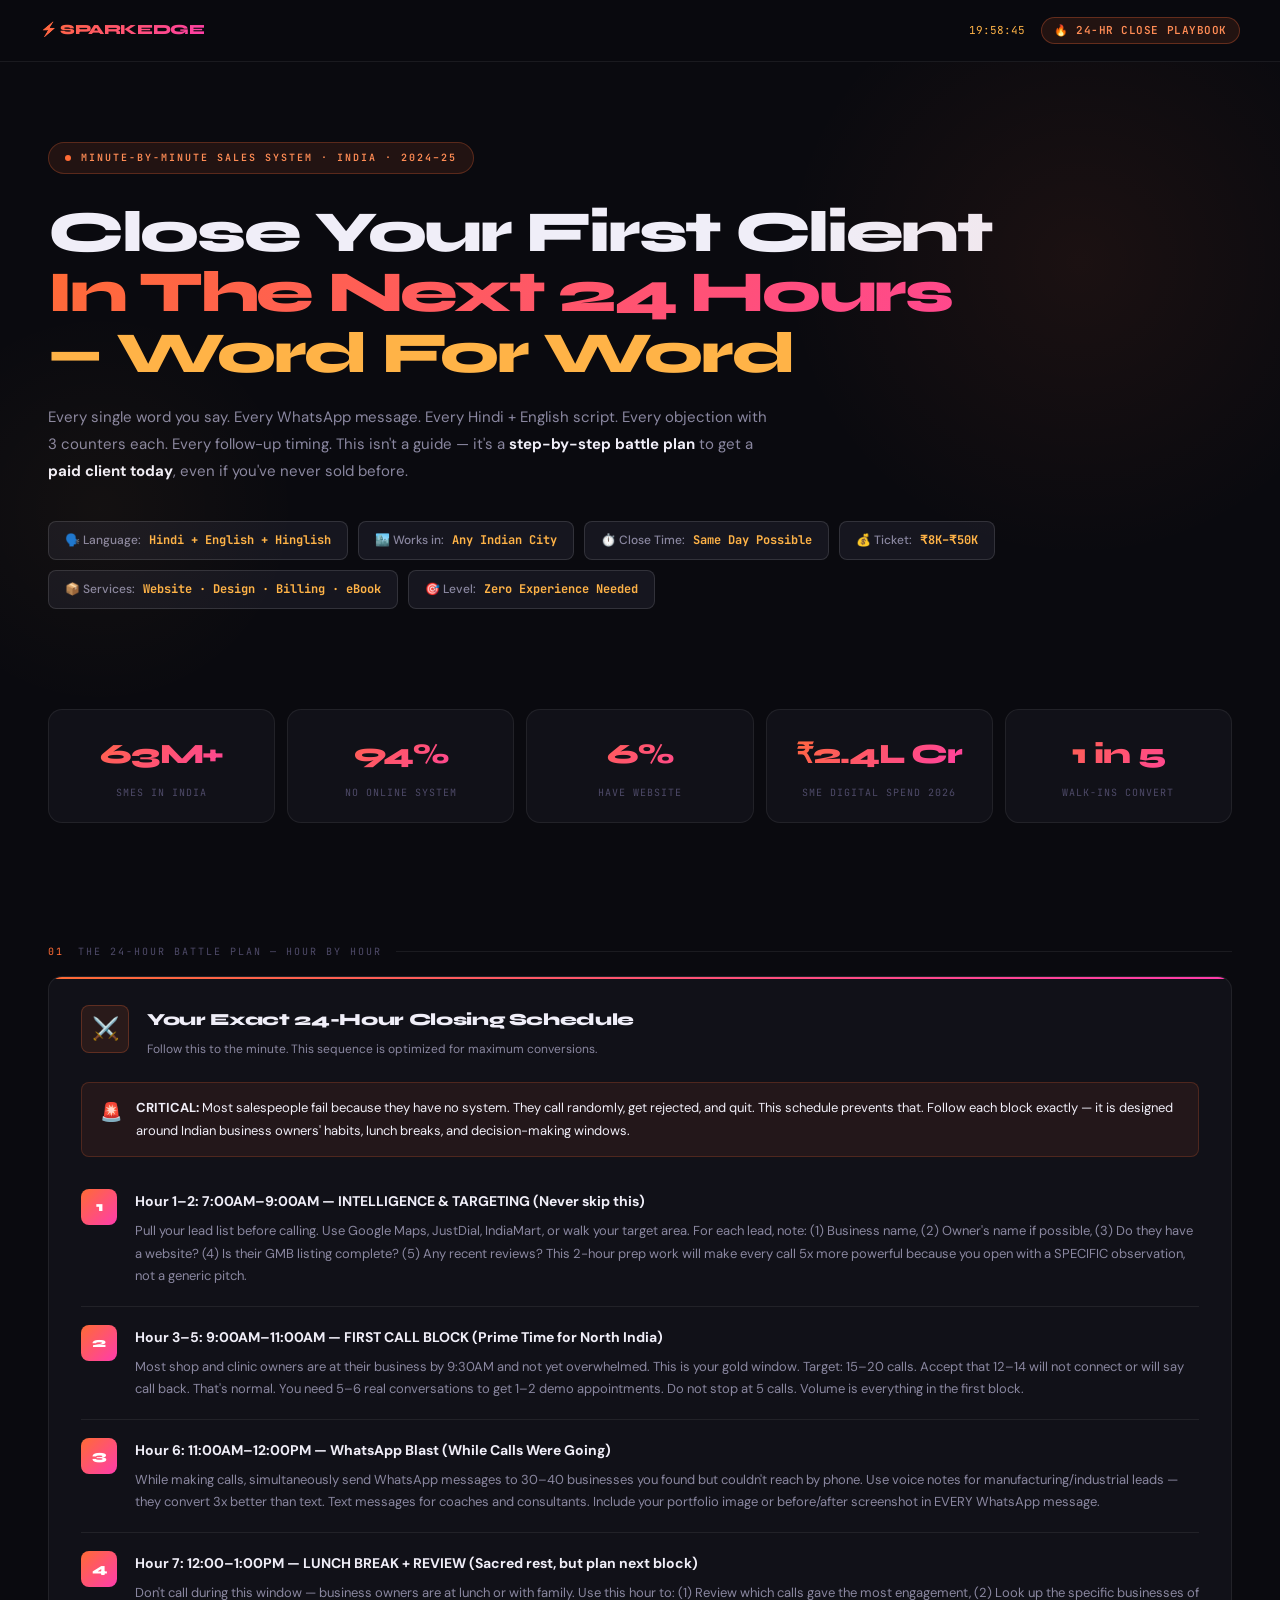
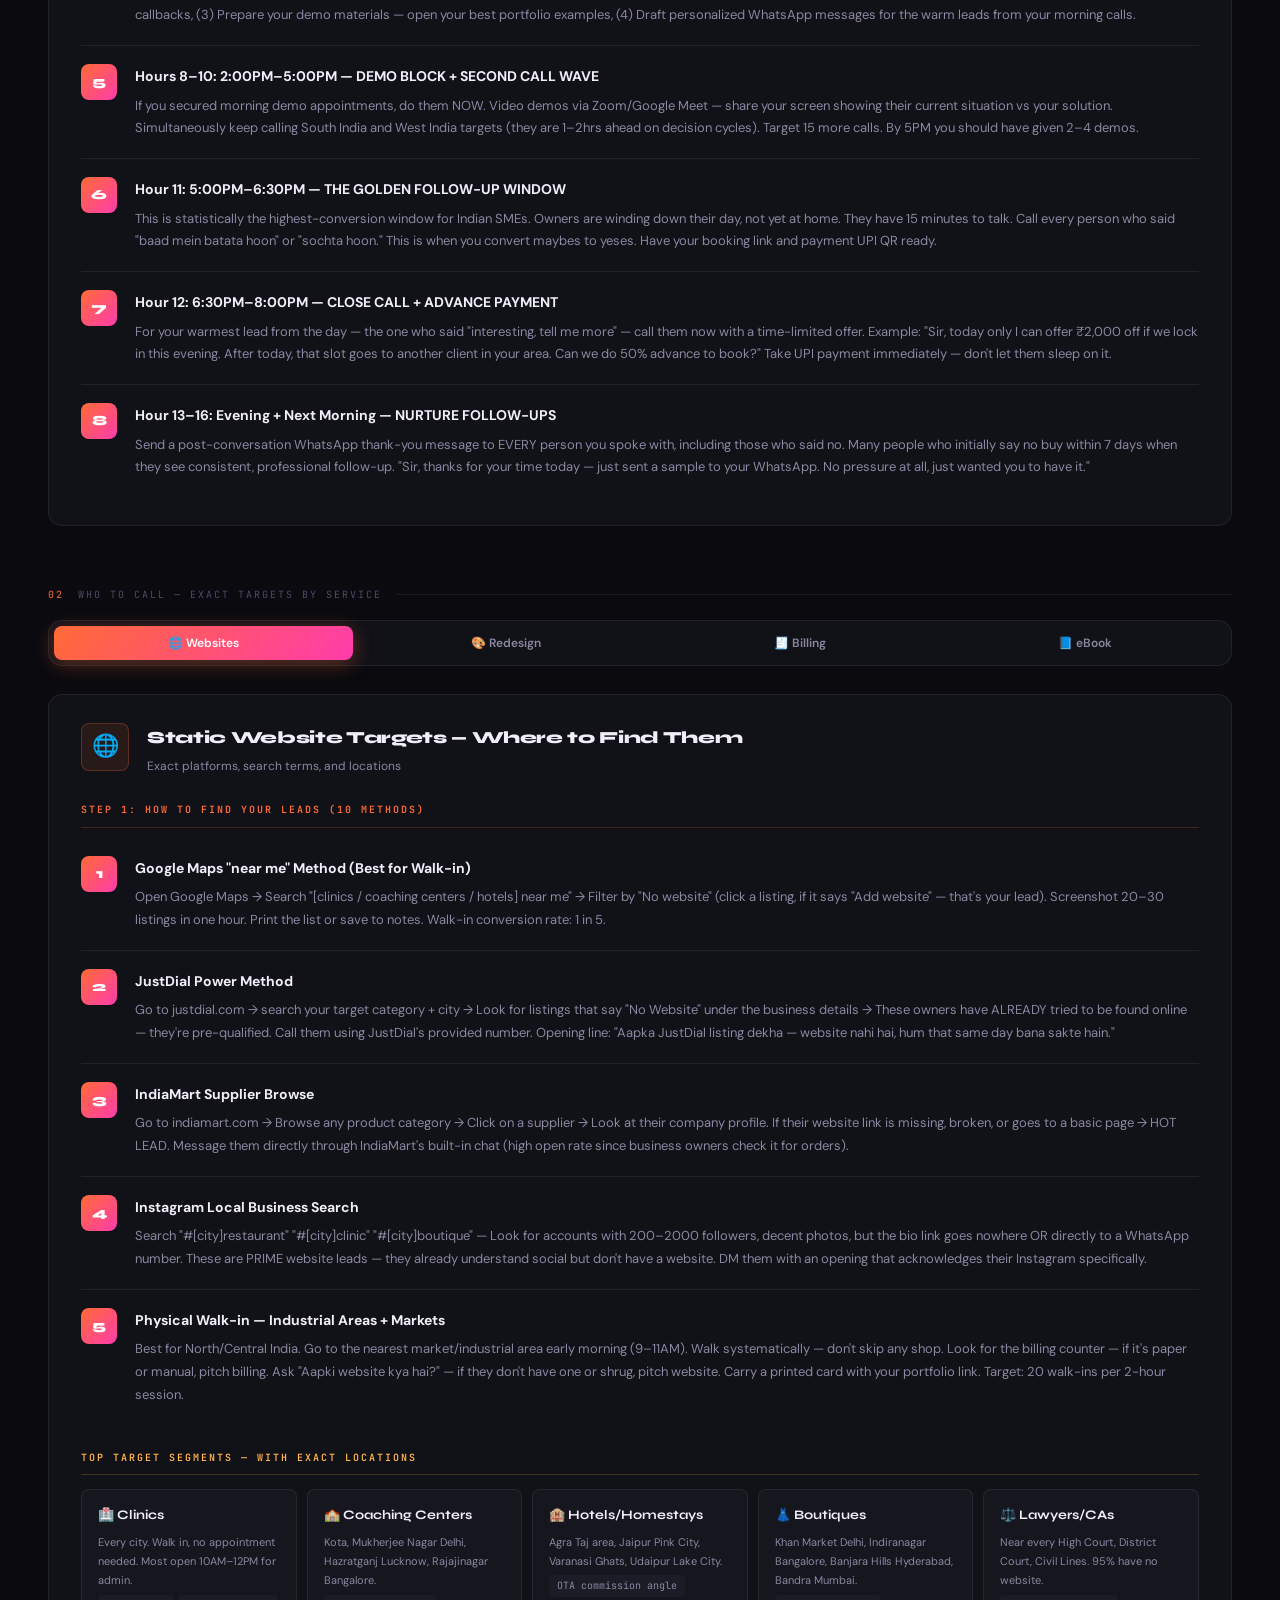
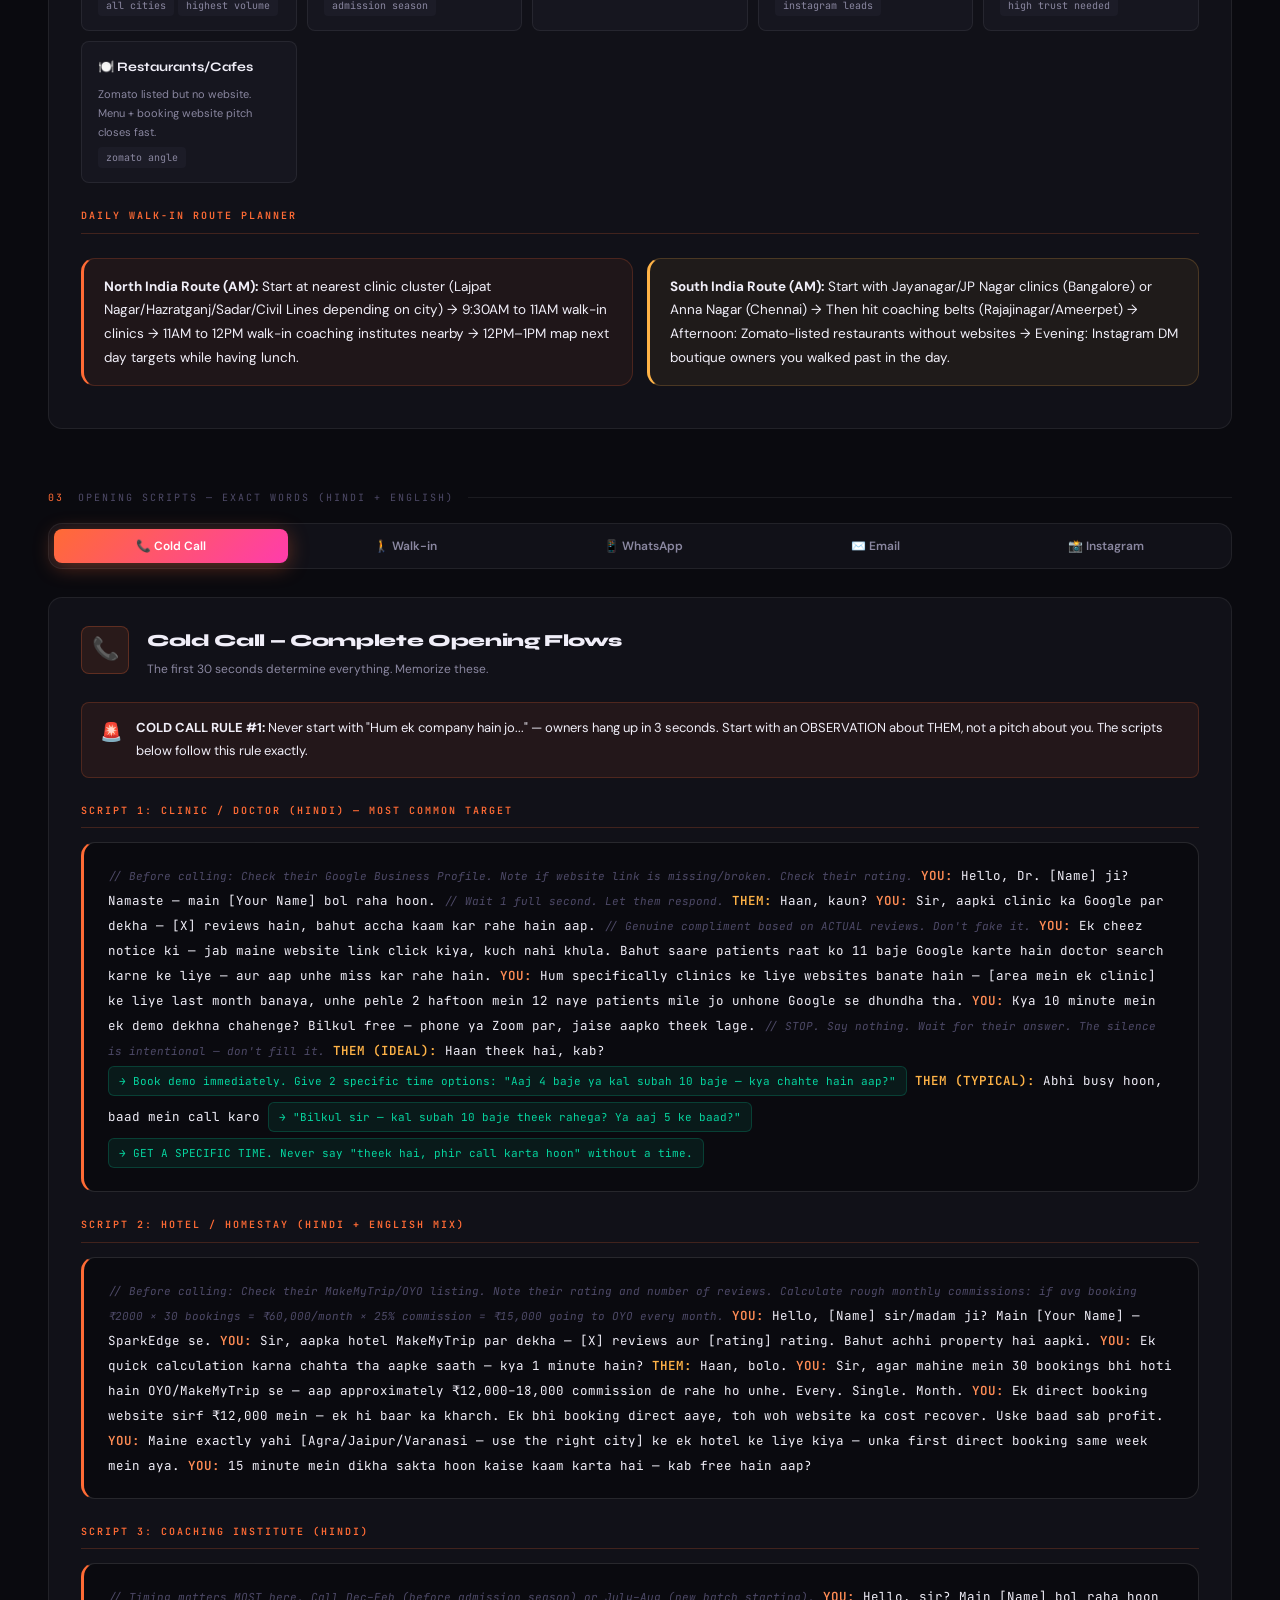
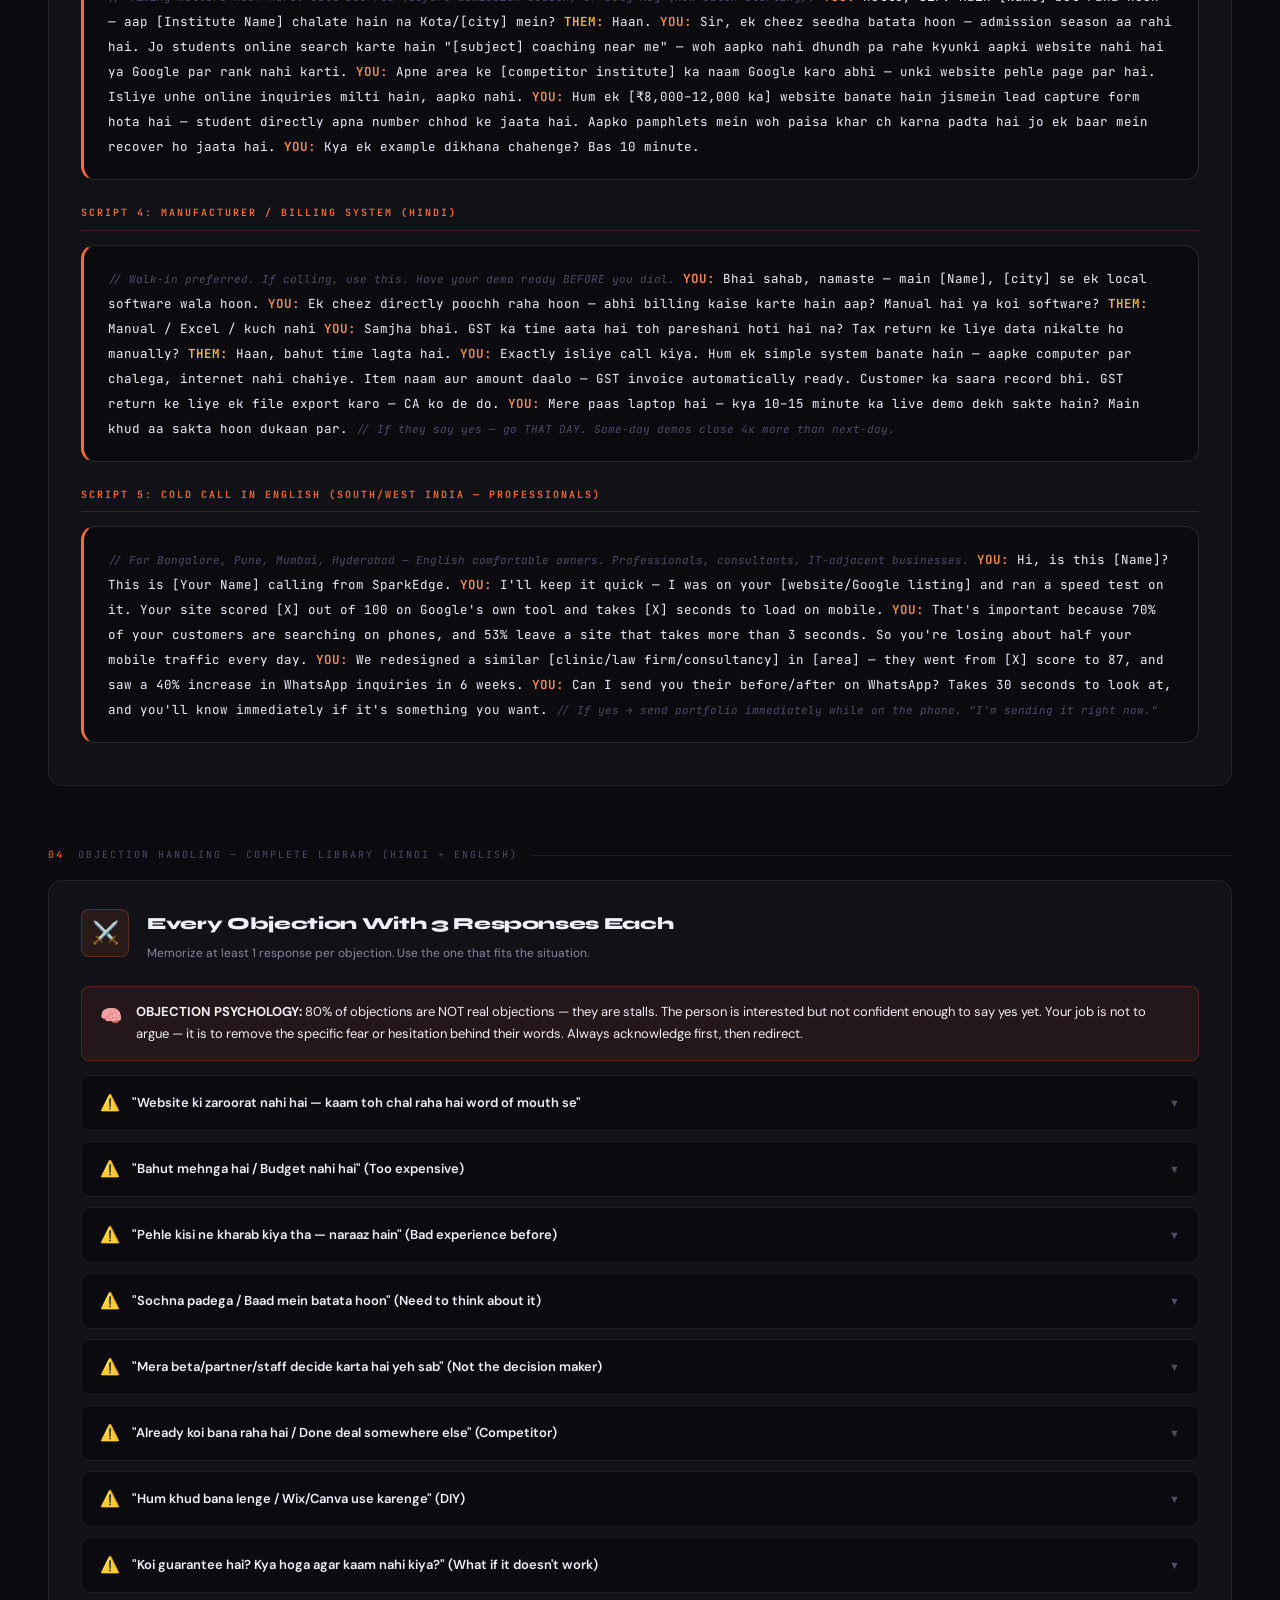
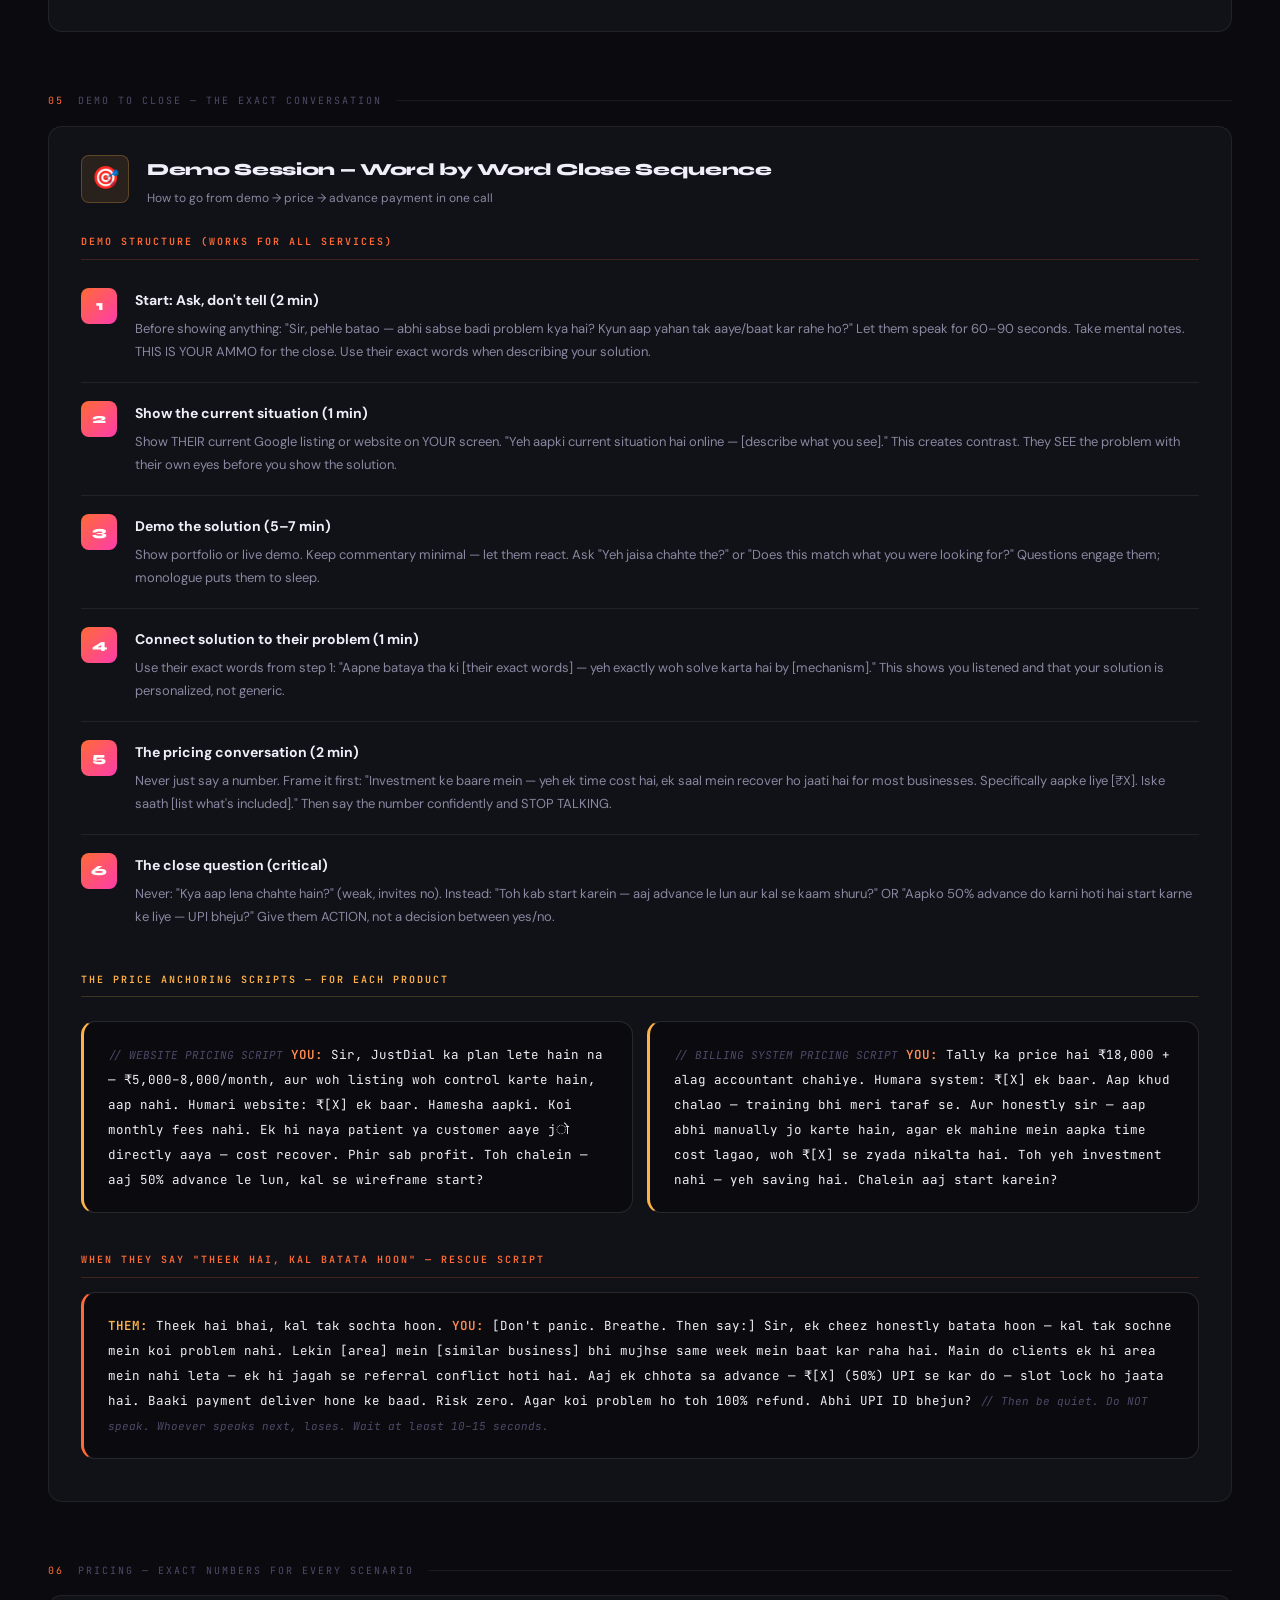
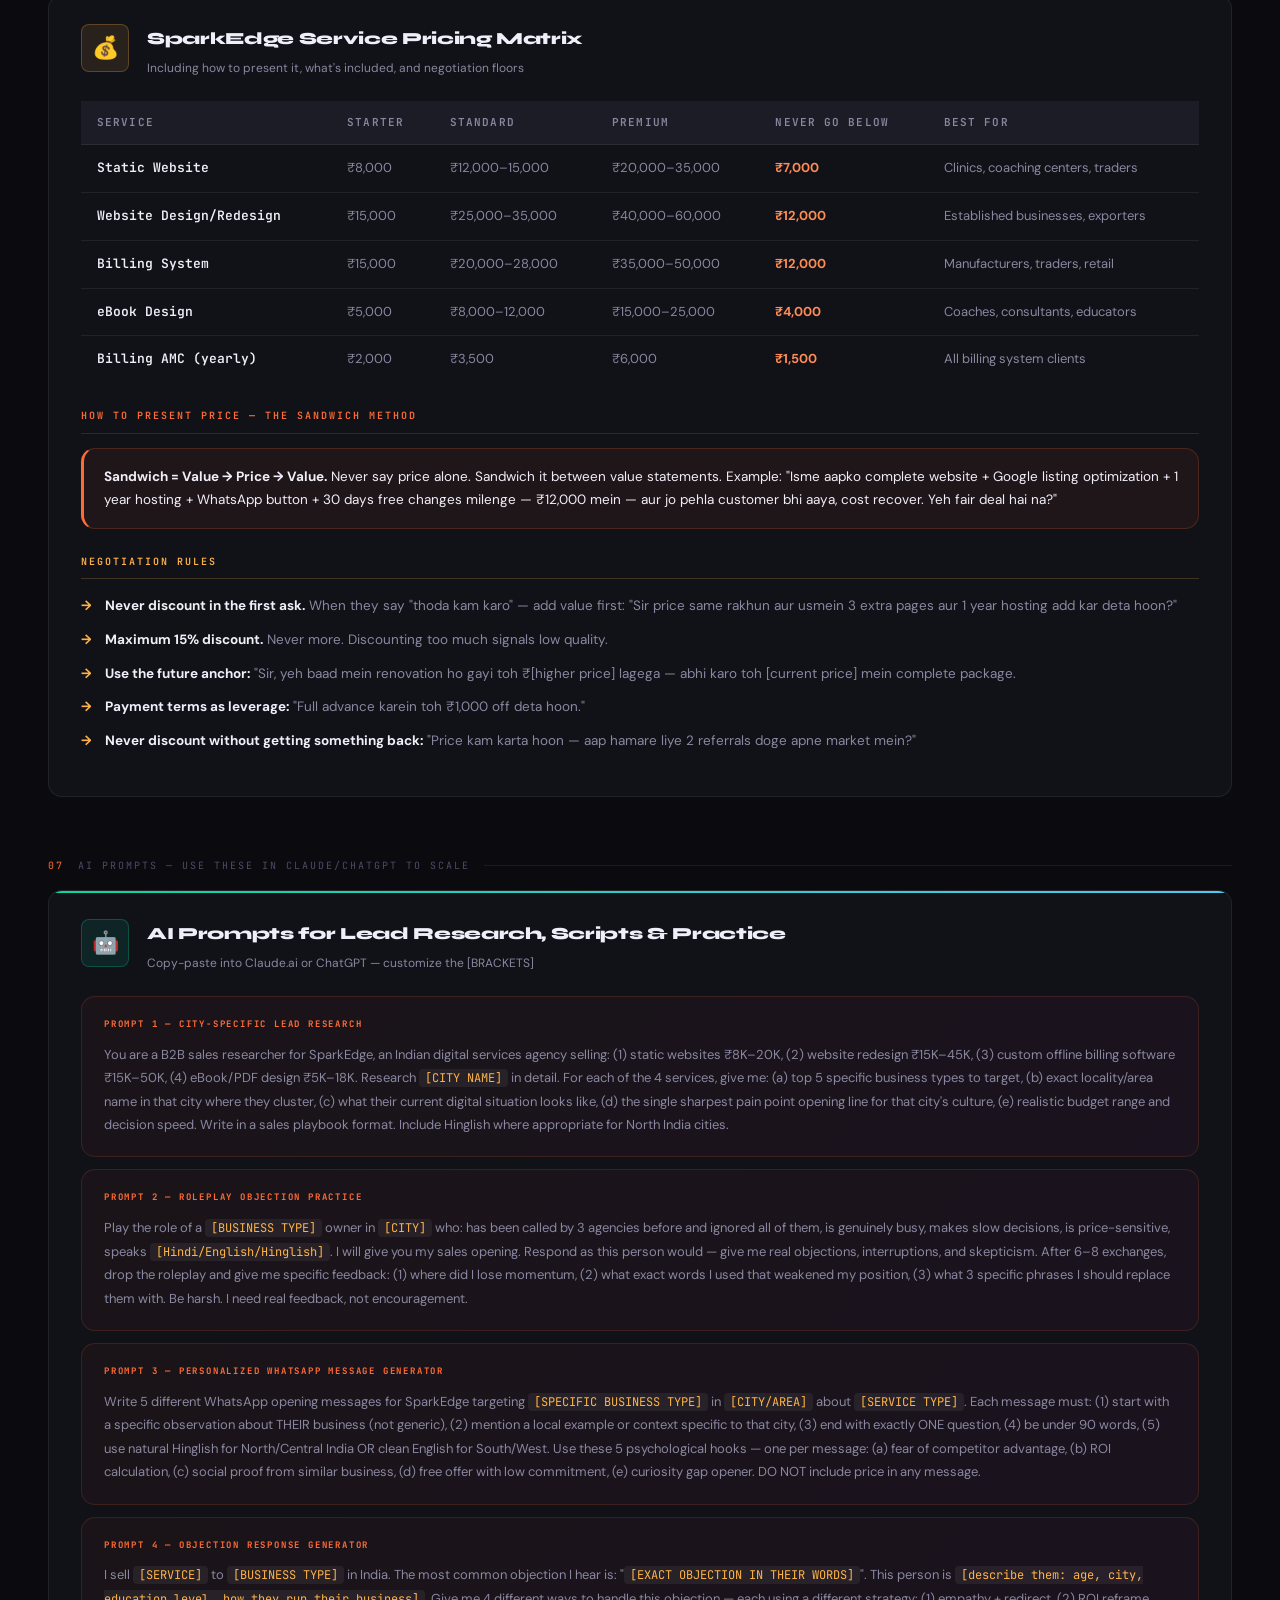
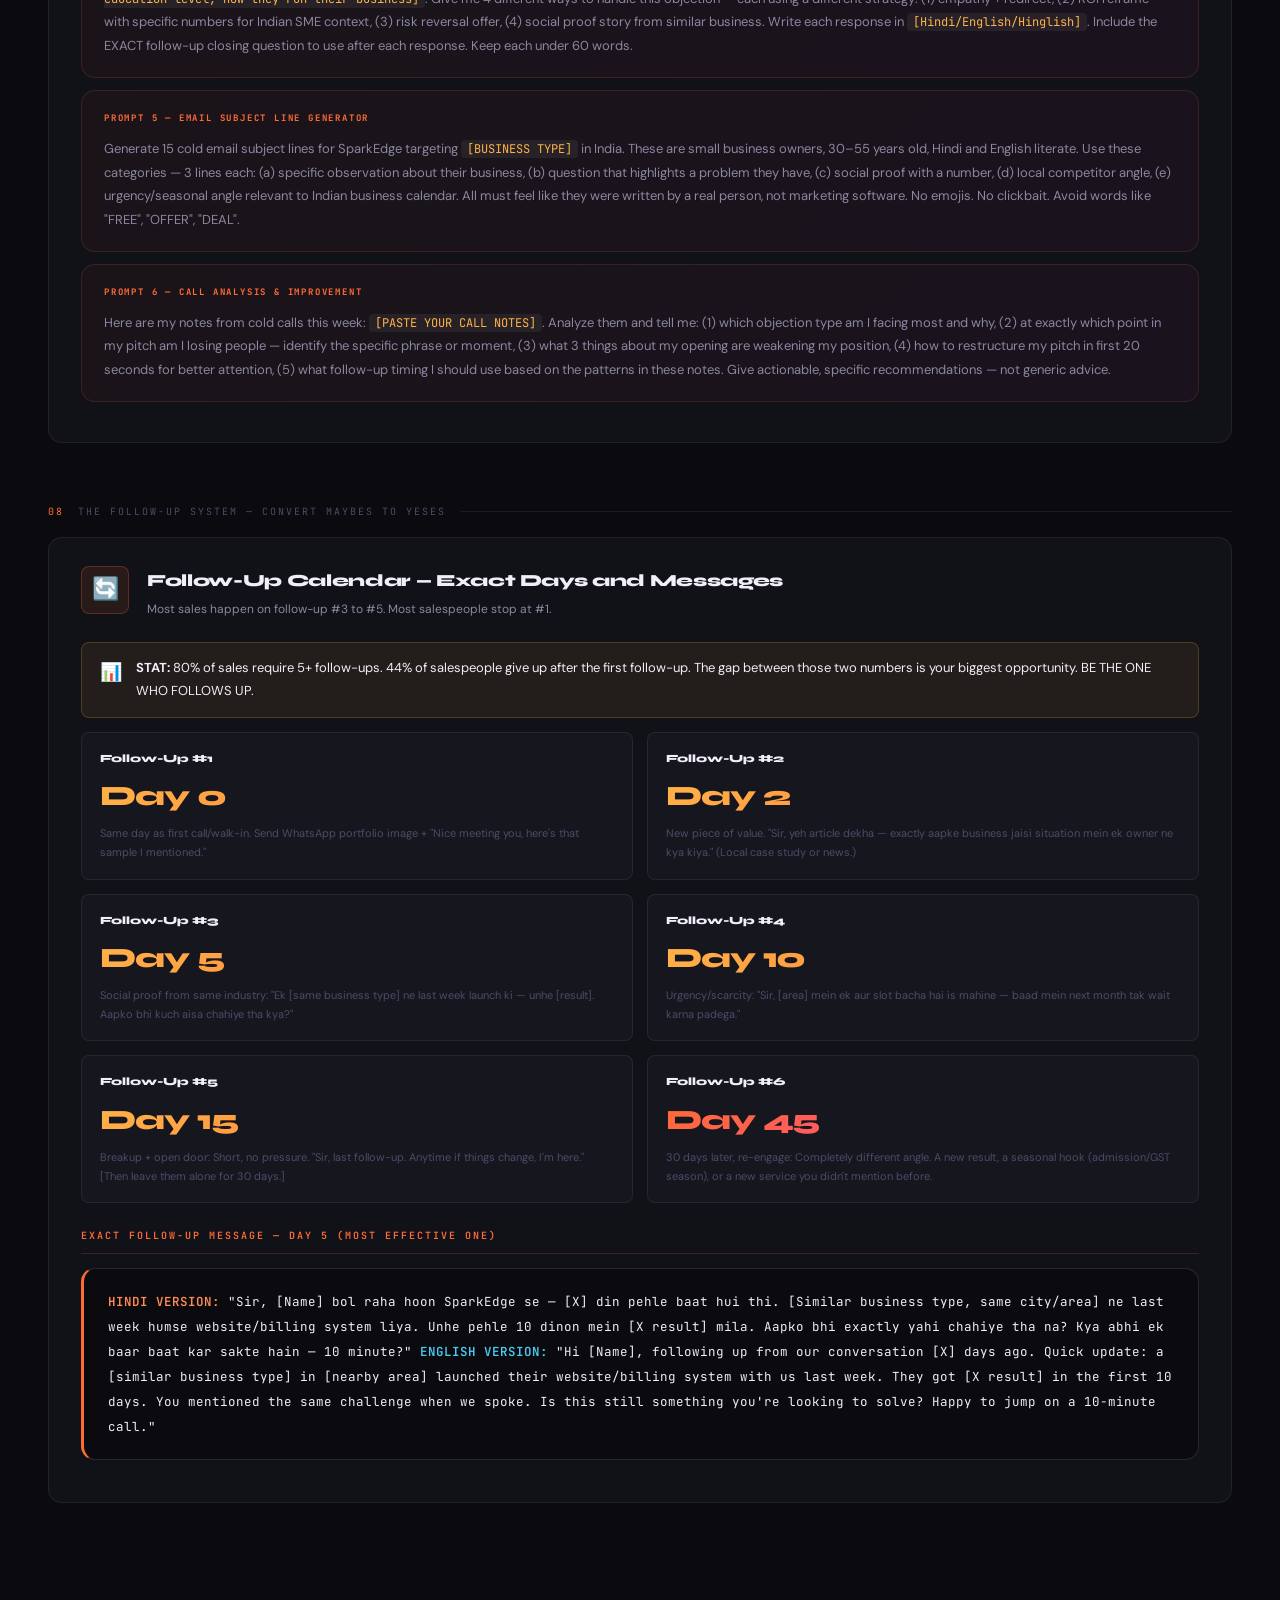
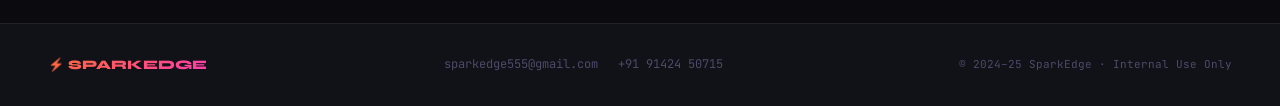
<file: lead.html>
<!DOCTYPE html>
<html lang="en">
<head>
<meta charset="UTF-8"/>
<meta name="viewport" content="width=device-width, initial-scale=1.0"/>
<title>SparkEdge — 24-Hour Client Close Playbook</title>
<!-- =========================
     FAVICONS & APP ICONS
========================= -->

<!-- Standard Favicon -->
<link rel="icon" type="image/x-icon" href="./favicons/favicon.ico">

<!-- PNG Favicons -->
<link rel="icon" type="image/png" sizes="16x16" href="./favicons/favicon-16x16.png">

<link rel="icon" type="image/png" sizes="32x32" href="./favicons/favicon-32x32.png">

<link rel="icon" type="image/png" sizes="48x48" href="./favicons/favicon-48x48.png">

<!-- Android Chrome -->
<link rel="icon" type="image/png" sizes="192x192" href="./favicons/android-chrome-192x192.png">

<link rel="icon" type="image/png" sizes="512x512" href="./favicons/android-chrome-512x512.png">

<!-- Apple Touch Icon -->
<link rel="apple-touch-icon" sizes="180x180" href="./favicons/apple-touch-icon-180x180.png">

<!-- Web App Manifest -->
<link rel="manifest" href="./favicons/manifest.webmanifest">

<!-- Safari Pinned Tab -->
<link rel="mask-icon" href="./favicons/safari-pinned-tab.svg" color="#ff6a00">

<!-- Theme Colors -->
<meta name="theme-color" content="#000000">
<meta name="msapplication-TileColor" content="#000000">

<!-- Mobile Web App -->
<meta name="mobile-web-app-capable" content="yes">
<meta name="apple-mobile-web-app-capable" content="yes">
<meta name="apple-mobile-web-app-status-bar-style" content="black-translucent">

<!-- App Name -->
<meta name="application-name" content="SparkEdge">
<meta name="apple-mobile-web-app-title" content="SparkEdge">
<!-- Google Fonts -->
<link rel="preconnect" href="https://fonts.googleapis.com"/>
<link rel="preconnect" href="https://fonts.gstatic.com" crossorigin/>
<link href="https://fonts.googleapis.com/css2?family=Syne:wght@400;600;700;800;900&family=DM+Sans:ital,wght@0,400;0,500;0,600;0,700;1,400&family=JetBrains+Mono:wght@400;500;600&display=swap" rel="stylesheet"/>
<style>
:root {
  /* ── SparkEdge Core Palette ── */
  --bg: #0A0A0F;
  --bg-card: #111118;
  --bg-raised: #16161F;
  --bg1: #111118;
  --bg2: #16161F;
  --bg3: #1C1C27;
  --border: rgba(255,255,255,0.07);
  --border2: rgba(255,255,255,0.12);

  /* ── Accent System ── */
  --accent: #FF6B35;
  --accent-2: #FF3CAC;
  --gold: #FFB347;
  --fire: #FF6B35;
  --fire2: #FF8C55;
  --gold2: #FFB347;
  --green: #06D6A0;
  --pink: #FF3CAC;
  --blue: #4CC9F0;
  --red: #FF2D55;

  /* ── Text Hierarchy ── */
  --text: #F0EEF8;
  --text-muted: #8A87A0;
  --text-dim: #4E4A68;
  --muted: #8A87A0;
  --dim: #4E4A68;

  /* ── Gradients ── */
  --grad-fire: linear-gradient(135deg, #FF6B35, #FF3CAC);
  --grad-gold: linear-gradient(135deg, #FFB347, #FF6B35);
  --grad-green: linear-gradient(135deg, #06D6A0, #4CC9F0);
  --grad-pink: linear-gradient(135deg, #FF3CAC, #FF6B35);

  /* ── Glows ── */
  --glow-fire: 0 0 60px rgba(255,107,53,0.18);
  --glow-gold: 0 0 40px rgba(255,179,71,0.12);

  /* ── Shape ── */
  --r: 14px;
  --r-sm: 8px;

  /* ── SparkEdge Alias Variables ── */
  --bg-card: var(--bg1);
  --bg-raised: var(--bg2);
  --accent: var(--fire);
  --accent-2: var(--pink);
  --text-muted: var(--muted);
  --text-dim: var(--dim);

  /* ── Typography ── */
  --hf: 'Syne', sans-serif;
  --bf: 'DM Sans', sans-serif;
  --mf: 'JetBrains Mono', monospace;
}

*, *::before, *::after { box-sizing: border-box; margin: 0; padding: 0; }
::selection { background: rgba(255,107,53,0.25); color: var(--text); }
html { scroll-behavior: smooth; font-size: 15px; }
body { background: var(--bg); color: var(--text); font-family: var(--bf); line-height: 1.75; overflow-x: hidden; }

/* ─── SCROLLBAR ─── */
::-webkit-scrollbar { width: 4px; }
::-webkit-scrollbar-track { background: var(--bg); }
::-webkit-scrollbar-thumb { background: var(--fire); border-radius: 2px; }

/* ─── INPUT FOCUS STATES (SparkEdge spec) ─── */
input:focus, textarea:focus, select:focus { outline: none; border-color: var(--accent) !important; box-shadow: 0 0 0 3px rgba(255,107,53,0.15); }
button:focus-visible { outline: 2px solid var(--accent); outline-offset: 2px; }

/* ─── NAVBAR ─── */
.nav { position: sticky; top: 0; z-index: 200; display: flex; align-items: center; justify-content: space-between; padding: 0 40px; height: 62px; background: rgba(10,10,15,0.88); backdrop-filter: blur(24px); -webkit-backdrop-filter: blur(24px); border-bottom: 1px solid var(--border); }
.nav-logo { font-family: var(--hf); font-size: 14px; font-weight: 800; letter-spacing: -0.03em; background: var(--grad-fire); -webkit-background-clip: text; -webkit-text-fill-color: transparent; background-clip: text; }
.nav-right { display: flex; align-items: center; gap: 16px; }
.nav-badge { background: rgba(255,107,53,0.1); border: 1px solid rgba(255,107,53,0.3); color: var(--fire2); font-size: 11px; font-weight: 600; padding: 3px 12px; border-radius: 20px; font-family: var(--mf); letter-spacing: 0.05em; }
.nav-time { font-family: var(--mf); font-size: 11px; color: var(--gold); }

/* ─── HERO ─── */
.hero { position: relative; padding: 80px 48px 60px; max-width: 1400px; margin: 0 auto; overflow: hidden; }
.hero::before { content: ''; position: absolute; top: -100px; right: -100px; width: 600px; height: 600px; background: radial-gradient(circle, rgba(255,107,53,0.07) 0%, transparent 70%); pointer-events: none; }
.hero::after { content: ''; position: absolute; bottom: 0; left: -100px; width: 400px; height: 400px; background: radial-gradient(circle, rgba(255,179,71,0.04) 0%, transparent 70%); pointer-events: none; }
.hero-eyebrow { display: inline-flex; align-items: center; gap: 10px; background: rgba(255,107,53,0.1); border: 1px solid rgba(255,107,53,0.25); color: var(--fire2); font-family: var(--mf); font-size: 10px; font-weight: 600; letter-spacing: 0.2em; text-transform: uppercase; padding: 6px 16px; border-radius: 20px; margin-bottom: 28px; }
.hero-eyebrow span { width: 6px; height: 6px; background: var(--accent); border-radius: 50%; animation: pulse 1.5s ease infinite; }
@keyframes pulse { 0%,100% { opacity: 1; transform: scale(1); } 50% { opacity: 0.5; transform: scale(0.8); } }
.hero h1 { font-family: var(--hf); font-size: clamp(28px, 5vw, 58px); font-weight: 800; letter-spacing: -0.04em; line-height: 1.05; margin-bottom: 20px; }
.hero h1 .line2 { display: block; background: var(--grad-fire); -webkit-background-clip: text; -webkit-text-fill-color: transparent; background-clip: text; }
.hero h1 .line3 { display: block; color: var(--gold); }
.hero-desc { font-size: 15px; color: var(--muted); max-width: 720px; margin-bottom: 36px; line-height: 1.8; }
.hero-desc strong { color: var(--text); }
.hero-chips { display: flex; flex-wrap: wrap; gap: 10px; margin-bottom: 40px; }
.chip { display: flex; align-items: center; gap: 8px; background: var(--bg2); border: 1px solid var(--border2); border-radius: var(--r-sm); padding: 8px 16px; font-size: 12px; color: var(--muted); font-weight: 500; }
.chip .cv { color: var(--gold); font-weight: 700; font-family: var(--mf); }

/* ─── 24HR TIMELINE ─── */
.timeline-wrap { max-width: 1400px; margin: 0 auto; padding: 0 48px 60px; }
.section-label { display: flex; align-items: center; gap: 16px; font-family: var(--mf); font-size: 10px; font-weight: 600; letter-spacing: 0.25em; text-transform: uppercase; color: var(--dim); margin-bottom: 24px; }
.section-label::after { content: ''; flex: 1; height: 1px; background: var(--border); }
.section-label .sl-num { color: var(--fire); }

.timeline { position: relative; padding-left: 60px; }
.timeline::before { content: ''; position: absolute; left: 20px; top: 0; bottom: 0; width: 2px; background: linear-gradient(to bottom, var(--fire), var(--gold), var(--green)); border-radius: 2px; }
.tl-item { position: relative; margin-bottom: 40px; }
.tl-dot { position: absolute; left: -49px; top: 4px; width: 20px; height: 20px; border-radius: 50%; display: grid; place-items: center; font-size: 9px; font-weight: 700; font-family: var(--mf); border: 2px solid; }
.tl-dot.fire { background: rgba(255,107,53,0.2); border-color: var(--fire); color: var(--fire); }
.tl-dot.gold { background: rgba(255,179,71,0.2); border-color: var(--gold); color: var(--gold); }
.tl-dot.green { background: rgba(6,214,160,0.2); border-color: var(--green); color: var(--green); }
.tl-time { font-family: var(--mf); font-size: 11px; color: var(--fire); font-weight: 600; letter-spacing: 0.1em; margin-bottom: 6px; }
.tl-title { font-family: var(--hf); font-size: 16px; font-weight: 800; letter-spacing: -0.02em; margin-bottom: 8px; }
.tl-body { color: var(--muted); font-size: 13.5px; }

/* ─── MAIN GRID ─── */
.main { max-width: 1400px; margin: 0 auto; padding: 0 48px 100px; }

/* ─── TABS ─── */
.tab-label { font-family: var(--mf); font-size: 10px; letter-spacing: 0.2em; text-transform: uppercase; color: var(--dim); margin: 60px 0 16px; display: flex; align-items: center; gap: 14px; }
.tab-label::after { content: ''; flex: 1; height: 1px; background: var(--border); }
.tab-label em { font-style: normal; color: var(--fire); }

.tabs { display: flex; gap: 4px; background: var(--bg1); border: 1px solid var(--border); border-radius: var(--r); padding: 5px; flex-wrap: wrap; margin-bottom: 28px; }
.tb { flex: 1 1 auto; min-width: 100px; text-align: center; padding: 9px 14px; border-radius: var(--r-sm); background: transparent; border: none; cursor: pointer; font-family: var(--bf); font-size: 12px; font-weight: 600; color: var(--muted); transition: all 0.2s; white-space: nowrap; }
.tb:hover { color: var(--text); background: rgba(255,255,255,0.04); }
.tb.on { background: var(--grad-fire); color: #fff; box-shadow: 0 4px 20px rgba(255,107,53,0.35); }
.tp { display: none; animation: fadeUp 0.3s ease; }
.tp.on { display: block; }
@keyframes fadeUp { from { opacity: 0; transform: translateY(8px); } to { opacity: 1; transform: translateY(0); } }

/* ─── CARDS ─── */
.card { background: var(--bg1); border: 1px solid var(--border); border-radius: var(--r); padding: 28px 32px; margin-bottom: 20px; position: relative; overflow: hidden; transition: border-color 0.2s, box-shadow 0.2s; }
.card:hover { border-color: rgba(255,107,53,0.2); box-shadow: var(--glow-fire); }
.card::before { content: ''; position: absolute; top: 0; left: 0; right: 0; height: 2px; background: var(--grad-fire); opacity: 0; transition: opacity 0.2s; }
.card:hover::before { opacity: 1; }

.card-fire::before { opacity: 1; }
.card-gold::before { background: var(--grad-gold); opacity: 1; }
.card-green::before { background: var(--grad-green); opacity: 1; }

.ch { display: flex; align-items: flex-start; gap: 18px; margin-bottom: 22px; }
.ci { width: 48px; height: 48px; flex-shrink: 0; border-radius: var(--r-sm); display: grid; place-items: center; font-size: 22px; border: 1px solid; }
.ci-f { background: rgba(255,107,53,0.1); border-color: rgba(255,107,53,0.25); }
.ci-g { background: rgba(255,179,71,0.1); border-color: rgba(255,179,71,0.25); }
.ci-gr { background: rgba(6,214,160,0.1); border-color: rgba(6,214,160,0.25); }
.ci-p { background: rgba(255,60,172,0.1); border-color: rgba(255,60,172,0.25); }
.ct { font-family: var(--hf); font-weight: 800; font-size: 17px; letter-spacing: -0.02em; margin-bottom: 4px; }
.cs { font-size: 12px; color: var(--muted); }

.slbl { font-family: var(--mf); font-size: 10px; font-weight: 600; letter-spacing: 0.2em; text-transform: uppercase; color: var(--dim); margin: 24px 0 10px; padding-bottom: 8px; border-bottom: 1px solid var(--border); }
.slbl.fire { color: var(--fire); border-color: rgba(255,107,53,0.2); }
.slbl.gold { color: var(--gold); border-color: rgba(255,179,71,0.2); }
.slbl.green { color: var(--green); border-color: rgba(6,214,160,0.2); }

/* ─── SCRIPT BOXES ─── */
.script { background: var(--bg); border: 1px solid var(--border2); border-left: 3px solid var(--fire); border-radius: var(--r); padding: 20px 24px; margin: 14px 0; font-family: var(--mf); font-size: 12.5px; line-height: 2; color: var(--text); }
.script.gold-s { border-left-color: var(--gold); }
.script.green-s { border-left-color: var(--green); }
.script.pink-s { border-left-color: var(--pink); }
.you { color: var(--fire2); font-weight: 600; }
.them { color: var(--gold2); font-weight: 600; }
.note { color: var(--dim); font-style: italic; font-size: 11px; }
.en { color: var(--blue); font-weight: 600; }
.hi { color: var(--pink); font-weight: 600; }
.action { background: rgba(6,214,160,0.08); border: 1px solid rgba(6,214,160,0.2); border-radius: 6px; padding: 3px 10px; color: var(--green); font-size: 11px; display: inline-block; margin: 3px 0; }

/* ─── BOXES ─── */
.box-fire { background: rgba(255,107,53,0.06); border: 1px solid rgba(255,107,53,0.2); border-left: 3px solid var(--fire); border-radius: var(--r); padding: 16px 20px; margin: 14px 0; font-size: 13.5px; color: var(--text); }
.box-gold { background: rgba(255,179,71,0.06); border: 1px solid rgba(255,179,71,0.2); border-left: 3px solid var(--gold); border-radius: var(--r); padding: 16px 20px; margin: 14px 0; font-size: 13.5px; color: var(--text); }
.box-green { background: rgba(6,214,160,0.06); border: 1px solid rgba(6,214,160,0.2); border-left: 3px solid var(--green); border-radius: var(--r); padding: 16px 20px; margin: 14px 0; font-size: 13.5px; color: var(--text); }
.box-pink { background: rgba(255,60,172,0.06); border: 1px solid rgba(255,60,172,0.2); border-left: 3px solid var(--pink); border-radius: var(--r); padding: 16px 20px; margin: 14px 0; font-size: 13.5px; color: var(--text); }

/* ─── GRIDS ─── */
.g2 { display: grid; grid-template-columns: 1fr 1fr; gap: 14px; }
.g3 { display: grid; grid-template-columns: repeat(3,1fr); gap: 14px; }
.g4 { display: grid; grid-template-columns: repeat(4,1fr); gap: 12px; }

/* ─── MINI CARDS ─── */
.mc { background: var(--bg2); border: 1px solid var(--border); border-radius: var(--r-sm); padding: 16px 18px; }
.mc-val { font-family: var(--hf); font-size: 28px; font-weight: 800; letter-spacing: -0.04em; background: var(--grad-fire); -webkit-background-clip: text; -webkit-text-fill-color: transparent; background-clip: text; }
.mc-val.gv { background: var(--grad-gold); -webkit-background-clip: text; background-clip: text; }
.mc-val.grv { background: var(--grad-green); -webkit-background-clip: text; background-clip: text; }
.mc-t { font-family: var(--hf); font-size: 11px; font-weight: 800; color: var(--text); margin-bottom: 4px; }
.mc-s { font-size: 11px; color: var(--dim); margin-top: 3px; }

/* ─── LISTS ─── */
ul.bl { list-style: none; padding: 0; margin: 10px 0; }
ul.bl li { position: relative; padding: 5px 0 5px 24px; font-size: 13.5px; color: var(--muted); }
ul.bl li::before { content: '→'; position: absolute; left: 0; color: var(--fire); font-weight: 700; }
ul.bl li strong { color: var(--text); }
ul.bl.gr li::before { color: var(--green); }
ul.bl.gl li::before { color: var(--gold); }

/* ─── PILLS ─── */
.pills { display: flex; flex-wrap: wrap; gap: 7px; margin: 12px 0; }
.pill { display: flex; align-items: center; gap: 6px; background: var(--bg3); border: 1px solid var(--border); border-radius: 6px; padding: 5px 12px; font-size: 11.5px; color: var(--muted); font-family: var(--mf); }
.dot { width: 7px; height: 7px; border-radius: 50%; flex-shrink: 0; }
.df { background: var(--fire); }
.dg { background: var(--gold); }
.dgreen { background: var(--green); }
.dp { background: var(--pink); }

/* ─── BADGES ─── */
.badge { display: inline-flex; align-items: center; gap: 5px; font-size: 10px; font-weight: 700; letter-spacing: 0.08em; text-transform: uppercase; padding: 3px 10px; border-radius: 5px; }
.bf2 { background: rgba(255,107,53,0.1); color: var(--fire2); border: 1px solid rgba(255,107,53,0.25); }
.bg2 { background: rgba(255,179,71,0.1); color: var(--gold); border: 1px solid rgba(255,179,71,0.25); }
.bgr2 { background: rgba(6,214,160,0.1); color: var(--green); border: 1px solid rgba(6,214,160,0.25); }

/* ─── STEP BOXES ─── */
.step-list { counter-reset: step; }
.step { display: flex; gap: 18px; padding: 18px 0; border-bottom: 1px solid var(--border); }
.step:last-child { border-bottom: none; }
.step-n { counter-increment: step; width: 36px; height: 36px; flex-shrink: 0; background: var(--grad-fire); border-radius: 8px; display: grid; place-items: center; font-family: var(--hf); font-size: 14px; font-weight: 800; color: white; }
.step-body .step-t { font-weight: 700; font-size: 14px; margin-bottom: 6px; }
.step-body .step-d { font-size: 13px; color: var(--muted); line-height: 1.75; }

/* ─── HOUR BLOCKS ─── */
.hour-block { background: var(--bg2); border: 1px solid var(--border); border-radius: var(--r); margin-bottom: 16px; overflow: hidden; }
.hb-head { display: flex; align-items: center; gap: 16px; padding: 16px 22px; background: rgba(255,107,53,0.05); border-bottom: 1px solid var(--border); cursor: pointer; user-select: none; }
.hb-time { font-family: var(--hf); font-size: 13px; font-weight: 800; color: var(--fire); letter-spacing: -0.02em; min-width: 100px; }
.hb-title { font-weight: 600; font-size: 14px; flex: 1; }
.hb-tag { font-family: var(--mf); font-size: 10px; padding: 3px 10px; border-radius: 4px; }
.hbt-call { background: rgba(255,60,172,0.1); color: var(--pink); border: 1px solid rgba(255,60,172,0.2); }
.hbt-prep { background: rgba(6,214,160,0.1); color: var(--green); border: 1px solid rgba(6,214,160,0.2); }
.hbt-follow { background: rgba(255,179,71,0.1); color: var(--gold); border: 1px solid rgba(255,179,71,0.2); }
.hbt-close { background: rgba(255,107,53,0.15); color: var(--fire2); border: 1px solid rgba(255,107,53,0.3); }
.hb-chevron { color: var(--dim); transition: transform 0.2s; font-size: 12px; }
.hb-body { padding: 20px 22px; display: none; }
.hb-body.open { display: block; }

/* ─── OBJECTION BLOCKS ─── */
.obj { background: var(--bg); border: 1px solid var(--border); border-radius: var(--r-sm); margin: 10px 0; overflow: hidden; }
.obj-q { display: flex; align-items: center; gap: 12px; padding: 13px 18px; cursor: pointer; user-select: none; }
.obj-icon { font-size: 16px; }
.obj-text { font-size: 13px; font-weight: 600; color: var(--text); flex: 1; }
.obj-arr { color: var(--dim); font-size: 11px; transition: transform 0.2s; }
.obj-a { padding: 0 18px 16px; display: none; }
.obj-a.open { display: block; }
.obj-hindi { background: rgba(255,60,172,0.06); border-left: 3px solid var(--pink); border-radius: 6px; padding: 12px 16px; margin: 8px 0; font-family: var(--mf); font-size: 12px; color: var(--text); line-height: 1.9; }
.obj-eng { background: rgba(76,201,240,0.06); border-left: 3px solid var(--blue); border-radius: 6px; padding: 12px 16px; margin: 8px 0; font-family: var(--mf); font-size: 12px; color: var(--text); line-height: 1.9; }
.lang-tag { display: inline-block; font-size: 9px; font-weight: 700; letter-spacing: 0.15em; text-transform: uppercase; padding: 2px 8px; border-radius: 4px; margin-bottom: 8px; }
.lt-hi { background: rgba(255,60,172,0.15); color: var(--pink); }
.lt-en { background: rgba(76,201,240,0.15); color: var(--blue); }

/* ─── PRICE TABLE ─── */
.price-table { width: 100%; border-collapse: collapse; margin: 16px 0; }
.price-table th { background: var(--bg3); font-family: var(--mf); font-size: 11px; font-weight: 600; letter-spacing: 0.1em; text-transform: uppercase; color: var(--muted); padding: 12px 16px; text-align: left; border-bottom: 1px solid var(--border); }
.price-table td { padding: 12px 16px; font-size: 13px; border-bottom: 1px solid var(--border); color: var(--muted); }
.price-table tr:last-child td { border-bottom: none; }
.price-table tr:hover td { background: rgba(255,255,255,0.02); }
.price-table .pv { color: var(--text); font-weight: 600; font-family: var(--mf); }
.price-table .fire-text { color: var(--fire2); font-weight: 700; }

/* ─── WHATSAPP FLOW ─── */
.wa-msg { background: var(--bg3); border-radius: 12px 12px 12px 2px; padding: 14px 18px; margin: 10px 0 10px 30px; max-width: 85%; font-size: 13px; line-height: 1.75; color: var(--text); position: relative; }
.wa-msg::before { content: ''; position: absolute; bottom: 0; left: -10px; width: 0; height: 0; border-right: 12px solid var(--bg3); border-top: 8px solid transparent; }
.wa-msg.sent { background: rgba(255,107,53,0.15); border: 1px solid rgba(255,107,53,0.2); border-radius: 12px 12px 2px 12px; margin-left: auto; margin-right: 0; }
.wa-msg.sent::before { display: none; }
.wa-msg.sent::after { content: ''; position: absolute; bottom: 0; right: -10px; width: 0; height: 0; border-left: 12px solid rgba(255,107,53,0.15); border-top: 8px solid transparent; }
.wa-label { font-family: var(--mf); font-size: 9px; font-weight: 600; letter-spacing: 0.15em; text-transform: uppercase; color: var(--dim); margin: 14px 0 6px; text-align: left; }
.wa-label.sent-l { text-align: right; color: rgba(255,100,50,0.6); }
.wa-time { font-size: 10px; color: var(--dim); text-align: right; margin-top: 4px; }

/* ─── PROMPT BOXES ─── */
.prompt { background: linear-gradient(135deg, rgba(255,107,53,0.04), rgba(255,60,172,0.04)); border: 1px solid rgba(255,107,53,0.15); border-radius: var(--r); padding: 20px 22px; margin: 12px 0; }
.prompt-lbl { font-family: var(--mf); font-size: 9px; font-weight: 700; letter-spacing: 0.2em; text-transform: uppercase; color: var(--fire); margin-bottom: 10px; }
.prompt p { font-size: 13px; color: var(--muted); line-height: 1.8; }
.prompt code { background: rgba(255,255,255,0.06); border-radius: 4px; padding: 1px 6px; font-family: var(--mf); font-size: 12px; color: var(--gold); }

/* ─── STATS ROW ─── */
.stats { display: grid; grid-template-columns: repeat(5, 1fr); gap: 12px; max-width: 1400px; margin: 0 auto; padding: 0 48px 60px; }
.st { background: var(--bg1); border: 1px solid var(--border); border-radius: var(--r); padding: 20px 16px; text-align: center; transition: all 0.2s; }
.st:hover { border-color: rgba(255,107,53,0.25); transform: translateY(-2px); box-shadow: var(--glow-fire); }
.stv { font-family: var(--hf); font-size: 28px; font-weight: 800; letter-spacing: -0.04em; background: var(--grad-fire); -webkit-background-clip: text; -webkit-text-fill-color: transparent; background-clip: text; }
.stl { font-size: 10px; color: var(--dim); margin-top: 5px; font-family: var(--mf); letter-spacing: 0.1em; text-transform: uppercase; }

/* ─── CITY MATRIX ─── */
.city-matrix { display: grid; grid-template-columns: repeat(auto-fill, minmax(200px, 1fr)); gap: 10px; margin: 14px 0; }
.city-card { background: var(--bg2); border: 1px solid var(--border); border-radius: var(--r-sm); padding: 14px 16px; }
.city-name { font-family: var(--hf); font-size: 13px; font-weight: 700; margin-bottom: 6px; }
.city-tags { display: flex; flex-wrap: wrap; gap: 4px; }
.ctag { font-size: 10px; background: var(--bg3); border-radius: 4px; padding: 2px 8px; color: var(--muted); font-family: var(--mf); }

/* ─── CHECK/CROSS ─── */
.check { color: var(--green); font-weight: 700; }
.cross { color: var(--red); font-weight: 700; }
.warn { color: var(--gold); font-weight: 700; }

/* ─── ALERT BARS ─── */
.alert { display: flex; align-items: flex-start; gap: 14px; padding: 14px 18px; border-radius: var(--r-sm); margin: 14px 0; font-size: 13px; }
.alert-fire { background: rgba(255,107,53,0.08); border: 1px solid rgba(255,107,53,0.2); color: var(--text); }
.alert-gold { background: rgba(255,179,71,0.08); border: 1px solid rgba(255,179,71,0.2); color: var(--text); }
.alert-green { background: rgba(6,214,160,0.08); border: 1px solid rgba(6,214,160,0.2); color: var(--text); }
.alert-icon { font-size: 18px; flex-shrink: 0; }

/* ─── FOOTER ─── */
.footer { background: var(--bg1); border-top: 1px solid var(--border); padding: 30px 48px; display: flex; justify-content: space-between; align-items: center; flex-wrap: gap; gap: 16px; }
.fl { font-family: var(--hf); font-size: 13px; font-weight: 800; background: var(--grad-fire); -webkit-background-clip: text; -webkit-text-fill-color: transparent; background-clip: text; }
.fr { font-family: var(--mf); font-size: 11px; color: var(--dim); }

@media (max-width: 960px) { .stats { grid-template-columns: repeat(3,1fr); } .g3,.g4 { grid-template-columns: 1fr 1fr; } }
@media (max-width: 640px) {
  .hero, .main, .stats, .timeline-wrap { padding-left: 18px; padding-right: 18px; }
  .g2,.g3,.g4 { grid-template-columns: 1fr; }
  .stats { grid-template-columns: 1fr 1fr; }
  .nav { padding: 0 18px; }
  .footer { padding: 20px 18px; flex-direction: column; align-items: flex-start; }
  .wa-msg { margin-left: 10px; max-width: 95%; }
}
</style>
</head>
<body>

<nav class="nav">
  <div class="nav-logo">⚡ SPARKEDGE</div>
  <div class="nav-right">
    <span class="nav-time" id="livetime">Loading...</span>
    <span class="nav-badge">🔥 24-HR CLOSE PLAYBOOK</span>
  </div>
</nav>

<!-- HERO -->
<section class="hero">
  <div class="hero-eyebrow"><span></span> MINUTE-BY-MINUTE SALES SYSTEM · INDIA · 2024–25</div>
  <h1>
    Close Your First Client<br/>
    <span class="line2">In The Next 24 Hours</span>
    <span class="line3">— Word For Word</span>
  </h1>
  <p class="hero-desc">Every single word you say. Every WhatsApp message. Every Hindi + English script. Every objection with 3 counters each. Every follow-up timing. This isn't a guide — it's a <strong>step-by-step battle plan</strong> to get a <strong>paid client today</strong>, even if you've never sold before.</p>
  <div class="hero-chips">
    <div class="chip">🗣️ Language: <span class="cv">Hindi + English + Hinglish</span></div>
    <div class="chip">🏙️ Works in: <span class="cv">Any Indian City</span></div>
    <div class="chip">⏱️ Close Time: <span class="cv">Same Day Possible</span></div>
    <div class="chip">💰 Ticket: <span class="cv">₹8K–₹50K</span></div>
    <div class="chip">📦 Services: <span class="cv">Website · Design · Billing · eBook</span></div>
    <div class="chip">🎯 Level: <span class="cv">Zero Experience Needed</span></div>
  </div>
</section>

<!-- STATS -->
<div class="stats">
  <div class="st"><div class="stv">63M+</div><div class="stl">SMEs in India</div></div>
  <div class="st"><div class="stv">94%</div><div class="stl">No Online System</div></div>
  <div class="st"><div class="stv">6%</div><div class="stl">Have Website</div></div>
  <div class="st"><div class="stv">₹2.4L Cr</div><div class="stl">SME Digital Spend 2026</div></div>
  <div class="st"><div class="stv">1 in 5</div><div class="stl">Walk-ins Convert</div></div>
</div>

<!-- MAIN CONTENT -->
<div class="main">

<!-- ═══════════════════════════════════════ -->
<!-- SECTION 1: 24-HOUR BATTLE PLAN        -->
<!-- ═══════════════════════════════════════ -->
<div class="tab-label"><em>01</em> THE 24-HOUR BATTLE PLAN — HOUR BY HOUR</div>

<div class="card card-fire">
  <div class="ch"><div class="ci ci-f">⚔️</div><div><div class="ct">Your Exact 24-Hour Closing Schedule</div><div class="cs">Follow this to the minute. This sequence is optimized for maximum conversions.</div></div></div>
  <div class="alert alert-fire"><div class="alert-icon">🚨</div><div><strong>CRITICAL:</strong> Most salespeople fail because they have no system. They call randomly, get rejected, and quit. This schedule prevents that. Follow each block exactly — it is designed around Indian business owners' habits, lunch breaks, and decision-making windows.</div></div>

  <div class="step-list">
    <div class="step"><div class="step-n">1</div><div class="step-body"><div class="step-t">Hour 1–2: 7:00AM–9:00AM — INTELLIGENCE & TARGETING (Never skip this)</div><div class="step-d">Pull your lead list before calling. Use Google Maps, JustDial, IndiaMart, or walk your target area. For each lead, note: (1) Business name, (2) Owner's name if possible, (3) Do they have a website? (4) Is their GMB listing complete? (5) Any recent reviews? This 2-hour prep work will make every call 5x more powerful because you open with a SPECIFIC observation, not a generic pitch.</div></div></div>
    <div class="step"><div class="step-n">2</div><div class="step-body"><div class="step-t">Hour 3–5: 9:00AM–11:00AM — FIRST CALL BLOCK (Prime Time for North India)</div><div class="step-d">Most shop and clinic owners are at their business by 9:30AM and not yet overwhelmed. This is your gold window. Target: 15–20 calls. Accept that 12–14 will not connect or will say call back. That's normal. You need 5–6 real conversations to get 1–2 demo appointments. Do not stop at 5 calls. Volume is everything in the first block.</div></div></div>
    <div class="step"><div class="step-n">3</div><div class="step-body"><div class="step-t">Hour 6: 11:00AM–12:00PM — WhatsApp Blast (While Calls Were Going)</div><div class="step-d">While making calls, simultaneously send WhatsApp messages to 30–40 businesses you found but couldn't reach by phone. Use voice notes for manufacturing/industrial leads — they convert 3x better than text. Text messages for coaches and consultants. Include your portfolio image or before/after screenshot in EVERY WhatsApp message.</div></div></div>
    <div class="step"><div class="step-n">4</div><div class="step-body"><div class="step-t">Hour 7: 12:00–1:00PM — LUNCH BREAK + REVIEW (Sacred rest, but plan next block)</div><div class="step-d">Don't call during this window — business owners are at lunch or with family. Use this hour to: (1) Review which calls gave the most engagement, (2) Look up the specific businesses of callbacks, (3) Prepare your demo materials — open your best portfolio examples, (4) Draft personalized WhatsApp messages for the warm leads from your morning calls.</div></div></div>
    <div class="step"><div class="step-n">5</div><div class="step-body"><div class="step-t">Hours 8–10: 2:00PM–5:00PM — DEMO BLOCK + SECOND CALL WAVE</div><div class="step-d">If you secured morning demo appointments, do them NOW. Video demos via Zoom/Google Meet — share your screen showing their current situation vs your solution. Simultaneously keep calling South India and West India targets (they are 1–2hrs ahead on decision cycles). Target 15 more calls. By 5PM you should have given 2–4 demos.</div></div></div>
    <div class="step"><div class="step-n">6</div><div class="step-body"><div class="step-t">Hour 11: 5:00PM–6:30PM — THE GOLDEN FOLLOW-UP WINDOW</div><div class="step-d">This is statistically the highest-conversion window for Indian SMEs. Owners are winding down their day, not yet at home. They have 15 minutes to talk. Call every person who said "baad mein batata hoon" or "sochta hoon." This is when you convert maybes to yeses. Have your booking link and payment UPI QR ready.</div></div></div>
    <div class="step"><div class="step-n">7</div><div class="step-body"><div class="step-t">Hour 12: 6:30PM–8:00PM — CLOSE CALL + ADVANCE PAYMENT</div><div class="step-d">For your warmest lead from the day — the one who said "interesting, tell me more" — call them now with a time-limited offer. Example: "Sir, today only I can offer ₹2,000 off if we lock in this evening. After today, that slot goes to another client in your area. Can we do 50% advance to book?" Take UPI payment immediately — don't let them sleep on it.</div></div></div>
    <div class="step"><div class="step-n">8</div><div class="step-body"><div class="step-t">Hour 13–16: Evening + Next Morning — NURTURE FOLLOW-UPS</div><div class="step-d">Send a post-conversation WhatsApp thank-you message to EVERY person you spoke with, including those who said no. Many people who initially say no buy within 7 days when they see consistent, professional follow-up. "Sir, thanks for your time today — just sent a sample to your WhatsApp. No pressure at all, just wanted you to have it."</div></div></div>
  </div>
</div>

<!-- ═══════════════════════════════════════ -->
<!-- SECTION 2: TARGETING BY SERVICE       -->
<!-- ═══════════════════════════════════════ -->
<div class="tab-label"><em>02</em> WHO TO CALL — EXACT TARGETS BY SERVICE</div>
<div class="tabs" id="tg2">
  <button class="tb on" onclick="sw2('web')">🌐 Websites</button>
  <button class="tb" onclick="sw2('design')">🎨 Redesign</button>
  <button class="tb" onclick="sw2('billing')">🧾 Billing</button>
  <button class="tb" onclick="sw2('ebook')">📘 eBook</button>
</div>

<!-- WEBSITES -->
<div class="tp on" id="tp-web">
  <div class="card">
    <div class="ch"><div class="ci ci-f">🌐</div><div><div class="ct">Static Website Targets — Where to Find Them</div><div class="cs">Exact platforms, search terms, and locations</div></div></div>
    <div class="slbl fire">STEP 1: HOW TO FIND YOUR LEADS (10 METHODS)</div>
    <div class="step-list">
      <div class="step"><div class="step-n">1</div><div class="step-body"><div class="step-t">Google Maps "near me" Method (Best for Walk-in)</div><div class="step-d">Open Google Maps → Search "[clinics / coaching centers / hotels] near me" → Filter by "No website" (click a listing, if it says "Add website" — that's your lead). Screenshot 20–30 listings in one hour. Print the list or save to notes. Walk-in conversion rate: 1 in 5.</div></div></div>
      <div class="step"><div class="step-n">2</div><div class="step-body"><div class="step-t">JustDial Power Method</div><div class="step-d">Go to justdial.com → search your target category + city → Look for listings that say "No Website" under the business details → These owners have ALREADY tried to be found online — they're pre-qualified. Call them using JustDial's provided number. Opening line: "Aapka JustDial listing dekha — website nahi hai, hum that same day bana sakte hain."</div></div></div>
      <div class="step"><div class="step-n">3</div><div class="step-body"><div class="step-t">IndiaMart Supplier Browse</div><div class="step-d">Go to indiamart.com → Browse any product category → Click on a supplier → Look at their company profile. If their website link is missing, broken, or goes to a basic page → HOT LEAD. Message them directly through IndiaMart's built-in chat (high open rate since business owners check it for orders).</div></div></div>
      <div class="step"><div class="step-n">4</div><div class="step-body"><div class="step-t">Instagram Local Business Search</div><div class="step-d">Search "#[city]restaurant" "#[city]clinic" "#[city]boutique" — Look for accounts with 200–2000 followers, decent photos, but the bio link goes nowhere OR directly to a WhatsApp number. These are PRIME website leads — they already understand social but don't have a website. DM them with an opening that acknowledges their Instagram specifically.</div></div></div>
      <div class="step"><div class="step-n">5</div><div class="step-body"><div class="step-t">Physical Walk-in — Industrial Areas + Markets</div><div class="step-d">Best for North/Central India. Go to the nearest market/industrial area early morning (9–11AM). Walk systematically — don't skip any shop. Look for the billing counter — if it's paper or manual, pitch billing. Ask "Aapki website kya hai?" — if they don't have one or shrug, pitch website. Carry a printed card with your portfolio link. Target: 20 walk-ins per 2-hour session.</div></div></div>
    </div>

    <div class="slbl gold">TOP TARGET SEGMENTS — WITH EXACT LOCATIONS</div>
    <div class="city-matrix">
      <div class="city-card"><div class="city-name">🏥 Clinics</div><div style="font-size:11px;color:var(--muted);margin:4px 0">Every city. Walk in, no appointment needed. Most open 10AM–12PM for admin.</div><div class="city-tags"><span class="ctag">all cities</span><span class="ctag">highest volume</span></div></div>
      <div class="city-card"><div class="city-name">🏫 Coaching Centers</div><div style="font-size:11px;color:var(--muted);margin:4px 0">Kota, Mukherjee Nagar Delhi, Hazratganj Lucknow, Rajajinagar Bangalore.</div><div class="city-tags"><span class="ctag">admission season</span></div></div>
      <div class="city-card"><div class="city-name">🏨 Hotels/Homestays</div><div style="font-size:11px;color:var(--muted);margin:4px 0">Agra Taj area, Jaipur Pink City, Varanasi Ghats, Udaipur Lake City.</div><div class="city-tags"><span class="ctag">OTA commission angle</span></div></div>
      <div class="city-card"><div class="city-name">👗 Boutiques</div><div style="font-size:11px;color:var(--muted);margin:4px 0">Khan Market Delhi, Indiranagar Bangalore, Banjara Hills Hyderabad, Bandra Mumbai.</div><div class="city-tags"><span class="ctag">instagram leads</span></div></div>
      <div class="city-card"><div class="city-name">⚖️ Lawyers/CAs</div><div style="font-size:11px;color:var(--muted);margin:4px 0">Near every High Court, District Court, Civil Lines. 95% have no website.</div><div class="city-tags"><span class="ctag">high trust needed</span></div></div>
      <div class="city-card"><div class="city-name">🍽️ Restaurants/Cafes</div><div style="font-size:11px;color:var(--muted);margin:4px 0">Zomato listed but no website. Menu + booking website pitch closes fast.</div><div class="city-tags"><span class="ctag">zomato angle</span></div></div>
    </div>

    <div class="slbl fire">DAILY WALK-IN ROUTE PLANNER</div>
    <div class="g2">
      <div class="box-fire"><strong>North India Route (AM):</strong> Start at nearest clinic cluster (Lajpat Nagar/Hazratganj/Sadar/Civil Lines depending on city) → 9:30AM to 11AM walk-in clinics → 11AM to 12PM walk-in coaching institutes nearby → 12PM–1PM map next day targets while having lunch.</div>
      <div class="box-gold"><strong>South India Route (AM):</strong> Start with Jayanagar/JP Nagar clinics (Bangalore) or Anna Nagar (Chennai) → Then hit coaching belts (Rajajinagar/Ameerpet) → Afternoon: Zomato-listed restaurants without websites → Evening: Instagram DM boutique owners you walked past in the day.</div>
    </div>
  </div>
</div>

<!-- DESIGN -->
<div class="tp" id="tp-design">
  <div class="card">
    <div class="ch"><div class="ci ci-g">🎨</div><div><div class="ct">Website Design/Redesign Targets</div><div class="cs">Find businesses with existing bad websites — the audit approach</div></div></div>
    <div class="slbl fire">FREE AUDIT TOOLS — USE THESE BEFORE CALLING</div>
    <div class="step-list">
      <div class="step"><div class="step-n">1</div><div class="step-body"><div class="step-t">Google PageSpeed Insights — pagespeed.web.dev</div><div class="step-d">Enter any website URL → Get score out of 100. Score below 50 = urgent lead. Below 30 = emergency lead. Screenshot the score — send it as your opening message. This isn't opinion, it's Google's own data. No owner can argue with Google.</div></div></div>
      <div class="step"><div class="step-n">2</div><div class="step-body"><div class="step-t">Mobile Screenshot Test</div><div class="step-d">Open their website on your phone → Screenshot it → See how it actually looks. If text is tiny, layout is broken, or buttons overlap → DESIGN LEAD. Send them that actual screenshot with a circle/arrow drawn over the problem. Visual evidence is 10x more powerful than words.</div></div></div>
      <div class="step"><div class="step-n">3</div><div class="step-body"><div class="step-t">GTmetrix — gtmetrix.com</div><div class="step-d">Run the speed test → You get load time, page size, and a detailed report. A load time over 4 seconds = strong pitch. "Sir, your website is taking 7 seconds to load. Google ranks fast sites higher. We can cut that to under 2 seconds."</div></div></div>
    </div>

    <div class="slbl gold">WHERE TO FIND REDESIGN LEADS (FAST)</div>
    <ul class="bl gl">
      <li><strong>IndiaMart supplier pages:</strong> Search any category → Click "company profile" → Visit their website link. 70% will be outdated/broken. Note the name and send a WhatsApp audit.</li>
      <li><strong>Google search pages 3–6:</strong> Search "[industry] in [city]" — the businesses on page 3+ are there because their site is technically weak. Those are your leads.</li>
      <li><strong>TradeIndia.com directory:</strong> Filter by city + industry → Check websites → Those with 2010-era designs are perfect targets.</li>
      <li><strong>LinkedIn company profiles:</strong> Filter by industry + city → Check their website link → Old or broken = design lead.</li>
      <li><strong>Zomato/Practo profile links:</strong> Click the website link on any listed business → Many will be broken or ancient.</li>
      <li><strong>Chamber of Commerce member lists:</strong> Most city Chambers publish member directories online — vast majority have outdated sites.</li>
    </ul>
  </div>
</div>

<!-- BILLING -->
<div class="tp" id="tp-billing">
  <div class="card">
    <div class="ch"><div class="ci ci-gr">🧾</div><div><div class="ct">Billing System Targets — India's Biggest Opportunity</div><div class="cs">63M SMEs, less than 8% using proper software</div></div></div>
    <div class="alert alert-green"><div class="alert-icon">💡</div><div><strong>KEY INSIGHT:</strong> Billing systems are the EASIEST close in all of SparkEdge's products. The demo closes itself. You don't need to convince them — you need to SHOW them. Get in front of them, open your laptop, demo it live. That's the only sales skill required.</div></div>

    <div class="slbl fire">TOP BILLING LEAD CLUSTERS — BY CITY</div>
    <table class="price-table">
      <thead><tr><th>City</th><th>Area / Cluster</th><th>Business Type</th><th>Close Rate</th></tr></thead>
      <tbody>
        <tr><td class="pv">Delhi NCR</td><td>Okhla Phase 1–3, Wazirpur, Mayapuri, Azadpur Mandi</td><td>Manufacturers, auto parts, agri traders</td><td class="fire-text">Very High</td></tr>
        <tr><td class="pv">Lucknow</td><td>Aminabad, Alambagh, Chowk</td><td>Wholesale traders, transport, retail</td><td class="fire-text">Very High</td></tr>
        <tr><td class="pv">Mumbai</td><td>Dharavi, APMC Vashi, Bhiwandi</td><td>MSMEs, agri traders, textile</td><td class="fire-text">Very High</td></tr>
        <tr><td class="pv">Surat</td><td>Ring Road, Udhna, Katargam</td><td>Diamond traders, textile weavers</td><td class="fire-text">Same Day</td></tr>
        <tr><td class="pv">Rajkot</td><td>GIDC Metoda, Shapar</td><td>Machine parts manufacturers</td><td class="fire-text">Very High</td></tr>
        <tr><td class="pv">Ahmedabad</td><td>GIDC Vatva, Narol, CG Road</td><td>Chemical SMEs, traders, retail</td><td class="fire-text">High</td></tr>
        <tr><td class="pv">Coimbatore</td><td>Ganapathy, Peelamedu SIPCOT</td><td>Textile, pump manufacturers</td><td class="fire-text">High</td></tr>
        <tr><td class="pv">Ludhiana</td><td>Focal Point, Model Town</td><td>Hosiery manufacturers, cycle parts</td><td class="fire-text">High</td></tr>
        <tr><td class="pv">Kanpur</td><td>Naveen Market, UPSIDC</td><td>Leather, textile traders, manufacturers</td><td class="fire-text">Very High</td></tr>
        <tr><td class="pv">Kolkata</td><td>Burra Bazaar, Metiabruz</td><td>Jewellers, wholesale goods, textile</td><td class="fire-text">High</td></tr>
      </tbody>
    </table>

    <div class="slbl gold">HOW TO DEMO — EXACT SEQUENCE</div>
    <div class="step-list">
      <div class="step"><div class="step-n">1</div><div class="step-body"><div class="step-t">Ask to see their current method (1 min)</div><div class="step-d">"Abhi billing kaise karte hain? Kuch dikhao na — register/Excel/phone?" Let them show you. This makes them feel heard AND reveals their pain points. Never skip this step.</div></div></div>
      <div class="step"><div class="step-n">2</div><div class="step-body"><div class="step-t">Open your demo on your laptop (immediately)</div><div class="step-d">Don't talk about features. Type in a product name → add price → generate bill. Show it printed in 10 seconds. The visual impact is instant. Their eyes will widen. Say nothing. Let the demo speak.</div></div></div>
      <div class="step"><div class="step-n">3</div><div class="step-body"><div class="step-t">"Aapke shop ka ek item ka naam batao" (Ask for their product)</div><div class="step-d">Now enter THEIR actual product/customer name into your demo. Make it personal to their business. When they see their own business name on a professional GST invoice — psychological ownership kicks in. They start imagining using it.</div></div></div>
      <div class="step"><div class="step-n">4</div><div class="step-body"><div class="step-t">Show the customer history feature</div><div class="step-d">"Ab agar aap customer ka naam search karein — uski saari previous purchases aa jayengi." This single feature alone closes 40% of deals. They IMMEDIATELY think of 3–4 customers who owe them money or whose history they've lost.</div></div></div>
      <div class="step"><div class="step-n">5</div><div class="step-body"><div class="step-t">Show GST report</div><div class="step-d">"Mahine ke end mein ek button press karo — CA ko ye file bhej do. ITR filing easy." This closes accountant-referred leads instantly.</div></div></div>
    </div>
  </div>
</div>

<!-- EBOOK -->
<div class="tp" id="tp-ebook">
  <div class="card">
    <div class="ch"><div class="ci ci-p">📘</div><div><div class="ct">eBook Design Targets — Creator Economy</div><div class="cs">Find coaches, consultants, course creators with poor design</div></div></div>
    <div class="slbl fire">WHERE TO FIND EBOOK LEADS (SPECIFIC PLATFORMS)</div>
    <div class="step-list">
      <div class="step"><div class="step-n">1</div><div class="step-body"><div class="step-t">Instagram Bio "Free Guide" Method</div><div class="step-d">Search "#BusinessCoach" "#LifeCoach" "#FinanceCoach" + city. Look for coaches with 1K–50K followers whose bio says "Free Guide ↓" or "Download My PDF". Click their link. If the PDF looks like a Google Doc or basic Canva template → PERFECT LEAD. Download it. Read the first page. Your opening DM mentions something specific from their content.</div></div></div>
      <div class="step"><div class="step-n">2</div><div class="step-body"><div class="step-t">LinkedIn "Lead Magnet" Search</div><div class="step-d">Search "Business Coach India" on LinkedIn → Filter by location → Look at featured section of their profile. If they have a PDF/guide listed that looks plain → DM them. LinkedIn DMs have 20–30% response rate for professional coaches — far higher than cold email.</div></div></div>
      <div class="step"><div class="step-n">3</div><div class="step-body"><div class="step-t">Udemy India Instructor List</div><div class="step-d">Browse udemy.com/courses → Filter by Indian instructors (check name, language) → Instructors with courses but no "course workbook" listed in their syllabus → Message them: "I noticed your [Course Title] doesn't have a downloadable workbook. I can design one that increases course completion rate and your reviews."</div></div></div>
      <div class="step"><div class="step-n">4</div><div class="step-body"><div class="step-t">Real Estate Agents — Pan-India Boom Method</div><div class="step-d">Search MagicBricks/99acres → Find independent brokers in your city (not big agencies — individual agents) → Look for those who list multiple properties → These people desperately need project brochures and area guides. They spend ₹30,000+ on printed brochures — your digital eBook + print-ready version is a massive value save.</div></div></div>
    </div>
  </div>
</div>

<!-- ═══════════════════════════════════════ -->
<!-- SECTION 3: OPENING SCRIPTS            -->
<!-- ═══════════════════════════════════════ -->
<div class="tab-label"><em>03</em> OPENING SCRIPTS — EXACT WORDS (HINDI + ENGLISH)</div>
<div class="tabs" id="tg3">
  <button class="tb on" onclick="sw3('call')">📞 Cold Call</button>
  <button class="tb" onclick="sw3('walkin')">🚶 Walk-in</button>
  <button class="tb" onclick="sw3('whatsapp')">📱 WhatsApp</button>
  <button class="tb" onclick="sw3('email')">✉️ Email</button>
  <button class="tb" onclick="sw3('instagram')">📸 Instagram</button>
</div>

<div class="tp on" id="tp-call">
  <div class="card">
    <div class="ch"><div class="ci ci-f">📞</div><div><div class="ct">Cold Call — Complete Opening Flows</div><div class="cs">The first 30 seconds determine everything. Memorize these.</div></div></div>
    <div class="alert alert-fire"><div class="alert-icon">🚨</div><div><strong>COLD CALL RULE #1:</strong> Never start with "Hum ek company hain jo..." — owners hang up in 3 seconds. Start with an OBSERVATION about THEM, not a pitch about you. The scripts below follow this rule exactly.</div></div>

    <div class="slbl fire">SCRIPT 1: CLINIC / DOCTOR (HINDI) — MOST COMMON TARGET</div>
    <div class="script">
<span class="note">// Before calling: Check their Google Business Profile. Note if website link is missing/broken. Check their rating.</span>

<span class="you">YOU:</span> Hello, Dr. [Name] ji? Namaste — main [Your Name] bol raha hoon.
<span class="note">// Wait 1 full second. Let them respond.</span>

<span class="them">THEM:</span> Haan, kaun?

<span class="you">YOU:</span> Sir, aapki clinic ka Google par dekha — [X] reviews hain, bahut accha kaam kar rahe hain aap.
<span class="note">// Genuine compliment based on ACTUAL reviews. Don't fake it.</span>

<span class="you">YOU:</span> Ek cheez notice ki — jab maine website link click kiya, kuch nahi khula. Bahut saare patients raat ko 11 baje Google karte hain doctor search karne ke liye — aur aap unhe miss kar rahe hain.

<span class="you">YOU:</span> Hum specifically clinics ke liye websites banate hain — [area mein ek clinic] ke liye last month banaya, unhe pehle 2 haftoon mein 12 naye patients mile jo unhone Google se dhundha tha.

<span class="you">YOU:</span> Kya 10 minute mein ek demo dekhna chahenge? Bilkul free — phone ya Zoom par, jaise aapko theek lage.

<span class="note">// STOP. Say nothing. Wait for their answer. The silence is intentional — don't fill it.</span>

<span class="them">THEM (IDEAL):</span> Haan theek hai, kab?
<span class="action">→ Book demo immediately. Give 2 specific time options: "Aaj 4 baje ya kal subah 10 baje — kya chahte hain aap?"</span>

<span class="them">THEM (TYPICAL):</span> Abhi busy hoon, baad mein call karo
<span class="action">→ "Bilkul sir — kal subah 10 baje theek rahega? Ya aaj 5 ke baad?"</span>
<span class="action">→ GET A SPECIFIC TIME. Never say "theek hai, phir call karta hoon" without a time.</span>
    </div>

    <div class="slbl fire">SCRIPT 2: HOTEL / HOMESTAY (HINDI + ENGLISH MIX)</div>
    <div class="script">
<span class="note">// Before calling: Check their MakeMyTrip/OYO listing. Note their rating and number of reviews. Calculate rough monthly commissions: if avg booking ₹2000 × 30 bookings = ₹60,000/month × 25% commission = ₹15,000 going to OYO every month.</span>

<span class="you">YOU:</span> Hello, [Name] sir/madam ji? Main [Your Name] — SparkEdge se.

<span class="you">YOU:</span> Sir, aapka hotel MakeMyTrip par dekha — [X] reviews aur [rating] rating. Bahut achhi property hai aapki.

<span class="you">YOU:</span> Ek quick calculation karna chahta tha aapke saath — kya 1 minute hain?

<span class="them">THEM:</span> Haan, bolo.

<span class="you">YOU:</span> Sir, agar mahine mein 30 bookings bhi hoti hain OYO/MakeMyTrip se — aap approximately ₹12,000–18,000 commission de rahe ho unhe. Every. Single. Month.

<span class="you">YOU:</span> Ek direct booking website sirf ₹12,000 mein — ek hi baar ka kharch. Ek bhi booking direct aaye, toh woh website ka cost recover. Uske baad sab profit.

<span class="you">YOU:</span> Maine exactly yahi [Agra/Jaipur/Varanasi — use the right city] ke ek hotel ke liye kiya — unka first direct booking same week mein aya.

<span class="you">YOU:</span> 15 minute mein dikha sakta hoon kaise kaam karta hai — kab free hain aap?
    </div>

    <div class="slbl fire">SCRIPT 3: COACHING INSTITUTE (HINDI)</div>
    <div class="script">
<span class="note">// Timing matters MOST here. Call Dec–Feb (before admission season) or July–Aug (new batch starting).</span>

<span class="you">YOU:</span> Hello, sir? Main [Name] bol raha hoon — aap [Institute Name] chalate hain na Kota/[city] mein?

<span class="them">THEM:</span> Haan.

<span class="you">YOU:</span> Sir, ek cheez seedha batata hoon — admission season aa rahi hai. Jo students online search karte hain "[subject] coaching near me" — woh aapko nahi dhundh pa rahe kyunki aapki website nahi hai ya Google par rank nahi karti.

<span class="you">YOU:</span> Apne area ke [competitor institute] ka naam Google karo abhi — unki website pehle page par hai. Isliye unhe online inquiries milti hain, aapko nahi.

<span class="you">YOU:</span> Hum ek [₹8,000–12,000 ka] website banate hain jismein lead capture form hota hai — student directly apna number chhod ke jaata hai. Aapko pamphlets mein woh paisa khar ch karna padta hai jo ek baar mein recover ho jaata hai.

<span class="you">YOU:</span> Kya ek example dikhana chahenge? Bas 10 minute.
    </div>

    <div class="slbl fire">SCRIPT 4: MANUFACTURER / BILLING SYSTEM (HINDI)</div>
    <div class="script">
<span class="note">// Walk-in preferred. If calling, use this. Have your demo ready BEFORE you dial.</span>

<span class="you">YOU:</span> Bhai sahab, namaste — main [Name], [city] se ek local software wala hoon.

<span class="you">YOU:</span> Ek cheez directly poochh raha hoon — abhi billing kaise karte hain aap? Manual hai ya koi software?

<span class="them">THEM:</span> Manual / Excel / kuch nahi

<span class="you">YOU:</span> Samjha bhai. GST ka time aata hai toh pareshani hoti hai na? Tax return ke liye data nikalte ho manually?

<span class="them">THEM:</span> Haan, bahut time lagta hai.

<span class="you">YOU:</span> Exactly isliye call kiya. Hum ek simple system banate hain — aapke computer par chalega, internet nahi chahiye. Item naam aur amount daalo — GST invoice automatically ready. Customer ka saara record bhi. GST return ke liye ek file export karo — CA ko de do.

<span class="you">YOU:</span> Mere paas laptop hai — kya 10–15 minute ka live demo dekh sakte hain? Main khud aa sakta hoon dukaan par.

<span class="note">// If they say yes — go THAT DAY. Same-day demos close 4x more than next-day.</span>
    </div>

    <div class="slbl fire">SCRIPT 5: COLD CALL IN ENGLISH (SOUTH/WEST INDIA — PROFESSIONALS)</div>
    <div class="script">
<span class="note">// For Bangalore, Pune, Mumbai, Hyderabad — English comfortable owners. Professionals, consultants, IT-adjacent businesses.</span>

<span class="you">YOU:</span> Hi, is this [Name]? This is [Your Name] calling from SparkEdge.

<span class="you">YOU:</span> I'll keep it quick — I was on your [website/Google listing] and ran a speed test on it. Your site scored [X] out of 100 on Google's own tool and takes [X] seconds to load on mobile.

<span class="you">YOU:</span> That's important because 70% of your customers are searching on phones, and 53% leave a site that takes more than 3 seconds. So you're losing about half your mobile traffic every day.

<span class="you">YOU:</span> We redesigned a similar [clinic/law firm/consultancy] in [area] — they went from [X] score to 87, and saw a 40% increase in WhatsApp inquiries in 6 weeks.

<span class="you">YOU:</span> Can I send you their before/after on WhatsApp? Takes 30 seconds to look at, and you'll know immediately if it's something you want.

<span class="note">// If yes → send portfolio immediately while on the phone. "I'm sending it right now."</span>
    </div>
  </div>
</div>

<div class="tp" id="tp-walkin">
  <div class="card">
    <div class="ch"><div class="ci ci-g">🚶</div><div><div class="ct">Walk-In Scripts — Complete Flows</div><div class="cs">Body language + words together. This is where highest conversion happens.</div></div></div>

    <div class="alert alert-gold"><div class="alert-icon">🎯</div><div><strong>WALK-IN BODY LANGUAGE RULES:</strong> (1) Dress professionally but not overdressed — business casual. (2) Carry a laptop bag — it signals you're a tech professional. (3) Walk in with confidence — don't hesitate at the door. (4) If a customer is present — wait 2 minutes, don't interrupt. (5) Make eye contact immediately. (6) Smile genuinely.</div></div>

    <div class="slbl fire">WALK-IN SCRIPT A: CLINIC (NORTH INDIA — HINDI)</div>
    <div class="script">
<span class="note">// Timing: Enter during doctor's break time — typically 1–4PM or early morning 9–10AM before patients arrive.</span>

<span class="you">YOU:</span> Namaste sir/madam ji 🙏
<span class="note">// Look around the reception area genuinely — notice 1–2 specific things: the specialization posters, equipment, etc.</span>

<span class="you">YOU:</span> Aapki [specialization] clinic hai — accha hai. Kaafi patients aate hain yahan?

<span class="them">THEM:</span> Haan, theek hai.

<span class="you">YOU:</span> Sir, main [Name] hoon — hum [area/city] ke clinics ke liye websites banate hain. Ek quick cheez dikhana chahta tha — 5 minute denge kya?

<span class="them">THEM (if curious):</span> Haan, kya hai?

<span class="you">YOU:</span> [Open laptop OR show phone] — dekhiye, aapki clinic Google par kaise dikhti hai. Yahan "website" nahi hai. Jab koi patient raat ko aapko dhundhe — unhe sirf address milta hai, appointment system nahi.

<span class="you">YOU:</span> Hum exactly aisi website banate hain [show portfolio on phone] — ek local clinic ka example — patient seedha appointment book kar sakta hai, WhatsApp par number aa jaata hai.

<span class="you">YOU:</span> ₹[X] mein complete. Ek naya patient bhi mile toh cost recover. Dekhna chahte hain kaise kaam karta hai?

<span class="note">// If they say yes — take out laptop, show demo for real. If they say "sochta hoon" — go to objection handling below.</span>
    </div>

    <div class="slbl fire">WALK-IN SCRIPT B: SHOP / TRADER (BILLING SYSTEM — HINDI)</div>
    <div class="script">
<span class="note">// Look at their billing counter first. If paper/register/Excel — you have your entry point. If they're using a computer, ask what software.</span>

<span class="you">YOU:</span> Bhai sahab, namaste. [Look at counter genuinely] — accha kaam chal raha hai yahan.

<span class="note">// If you notice them writing manually or using a register — address it immediately.</span>

<span class="you">YOU:</span> Yaar, ek cheez poochhunga — abhi bill kaise banate ho? Manual likha hai kya?

<span class="them">THEM:</span> Haan, manually / Excel mein

<span class="you">YOU:</span> Acha — GST ke time pe pareshani hoti hai na? Hisab lagana padta hai?

<span class="them">THEM:</span> Haan, bahut time waste hota hai

<span class="you">YOU:</span> [Immediately open laptop] — bhai, 2 minute mein dikhata hoon. Main specifically aise shops ke liye ek simple system banata hoon. Dekho —

<span class="action">→ Open demo. Type their type of product. Generate a sample bill. SHOW IT.</span>

<span class="you">YOU:</span> [After demo] — yeh sab automatically. GST ke liye mahine mein ek button. Customer ka record bhi. Tally se simple hai, hisab kitaab wala bhai bhi seekh le 1 din mein.

<span class="you">YOU:</span> ₹[price] ek baar — maintenance optional ₹2,000/year. Abhi start karo?

<span class="note">// This is a direct close. Don't soften it. If they hesitate — go to objections.</span>
    </div>

    <div class="slbl fire">WALK-IN SCRIPT C: BOUTIQUE / RETAIL (INSTAGRAM ANGLE)</div>
    <div class="script">
<span class="you">YOU:</span> Hi! [Look at products genuinely] — beautiful store. What's this collection?

<span class="them">THEM:</span> [Explains product]

<span class="you">YOU:</span> You're on Instagram right? I'll look you up. [Take out phone, search for their handle] — oh yes, love this content. Great photos.

<span class="you">YOU:</span> I design websites for boutiques — can I show you something quick? [Show portfolio on phone] — see, this boutique was only on Instagram. We built this website — now they take online orders, customers add to cart, and pay directly. Their WhatsApp orders dropped because people buy themselves.

<span class="you">YOU:</span> You're leaving money on the table with just Instagram. People want to shop at 11PM — Instagram DM doesn't work then. The website does.

<span class="you">YOU:</span> Takes 10–15 days to build. Starting at ₹[price]. Want to see the full demo?
    </div>
  </div>
</div>

<div class="tp" id="tp-whatsapp">
  <div class="card">
    <div class="ch"><div class="ci ci-gr">📱</div><div><div class="ct">WhatsApp Message Scripts — Every Situation</div><div class="cs">Best channel for India. 90%+ open rates. Follow the exact format.</div></div></div>

    <div class="alert alert-green"><div class="alert-icon">📋</div><div><strong>WHATSAPP RULES FOR INDIA:</strong> (1) Always start with "Namaste" for Hindi belt, "Hi" for South/West. (2) Keep message under 100 words — long messages don't get read. (3) ALWAYS attach 1 image (your portfolio/before-after). (4) Never mention price in first message. (5) End with ONE question only. (6) Send between 9AM–11AM or 3PM–6PM for highest open rates.</div></div>

    <div class="slbl fire">WA MSG 1: CLINIC — HINDI (NO WEBSITE)</div>
    <div style="margin: 14px 0">
      <div class="wa-label sent-l">YOU SEND</div>
      <div class="wa-msg sent">
Namaste Dr. [Name] ji 🙏

Aapki clinic Google par dekhi — [X] reviews, bahut accha kaam hai.

Ek cheez notice ki — website nahi hai. Har raat kaafi patients online doctor dhundh rahe hain jo aapko nahi mil pa rahe.

Hum specifically clinics ke liye affordable websites banate hain. Ek example bhej raha hoon 👇

[ATTACH: Portfolio image of a clinic website]

Dekhna chahenge? 10 minute ka demo bilkul free hai. 📲
        <div class="wa-time">9:32 AM ✓✓</div>
      </div>

      <div class="wa-label">IDEAL REPLY</div>
      <div class="wa-msg">
Haan, kya price hai?
      </div>

      <div class="wa-label sent-l">YOUR REPLY (don't give price yet)</div>
      <div class="wa-msg sent">
Sir price clinics ki requirement ke hisaab se hoti hai — kuch ko simple appointment page chahiye, kuch ko full services list.

Ek 10 minute ka demo dekhenge? Main exactly woh dikhata hoon jo aapke liye best fit hoga — aur phir decide karein.

Aaj 4 baje ya kal subah 10 baje — kya convenient hai?
        <div class="wa-time">9:45 AM ✓✓</div>
      </div>
    </div>

    <div class="slbl fire">WA MSG 2: HOTEL — OTA COMMISSION ANGLE (HINDI)</div>
    <div style="margin: 14px 0">
      <div class="wa-label sent-l">YOU SEND</div>
      <div class="wa-msg sent">
Namaste [Name] ji 🙏

Aapka hotel MakeMyTrip par dekha — [X] star rating, bahut achha.

Ek quick calculation — agar mahine mein 25–30 bookings bhi hain toh aap approximately ₹12,000–18,000 commission MakeMyTrip ko de rahe hain. Har mahine.

Ek direct booking website ₹12,000 mein — ek hi baar. Ek booking direct aaye toh cost recover.

[ATTACH: Before/After hotel website screenshot]

Ek bar dekhna chahte hain? Exactly yahi Maine [city] ke ek hotel ke liye kiya. 📲
        <div class="wa-time">10:15 AM ✓✓</div>
      </div>
    </div>

    <div class="slbl fire">WA MSG 3: BILLING SYSTEM — VOICE NOTE (MOST EFFECTIVE FOR TRADERS)</div>
    <div class="box-green">🎙️ <strong>RECORD THIS AS A VOICE NOTE</strong> — Read it aloud at natural speed (not too fast). Voice notes for billing/manufacturing leads convert 3x better than text because it feels personal and less like spam. Record in a quiet place. One take is fine.</div>
    <div class="script green-s">
<span class="hi">// VOICE NOTE SCRIPT (record word for word):</span>

"Bhai sahab namaste. Main [Name] hoon — [city] se ek local software company chalata hoon.

Aap [type of business] chalate hain na — bilkul sahi call kiya aapko.

Hum chhote businesses ke liye ek simple billing system banate hain — aapke computer ya laptop par install hoga, internet nahi chahiye. Bas item ka naam aur price daalo — GST invoice automatically ready, print bhi ho jaata hai. Customer ka poora record bhi rehta hai.

[City] mein already [X] businesses isko use kar rahe hain — sabse zyada sunte hain ki rozana 2–3 ghante ka kaam bach jaata hai.

Ek baar 15 minute ka demo dekhna chahenge? Main khud aa sakta hoon ya phone par dikha sakta hoon — jo bhi convenient ho.

Number yahi hai — reply kar dena ya call kar lena. Dhanyawad 🙏"
    </div>

    <div class="slbl fire">WA MSG 4: EBOOK / COACH — INSTAGRAM DM SEQUENCE</div>
    <div style="margin: 14px 0">
      <div class="wa-label sent-l">MESSAGE 1 — DAY 1 (pure compliment, no sell)</div>
      <div class="wa-msg sent">
Hi [Name]! Just downloaded your free [guide/checklist/workbook] — honestly really solid content on [topic]. The [specific point from their guide] part was genuinely useful.

Quick thought though — the design doesn't quite do justice to how good the content actually is. Just an observation! 😊
        <div class="wa-time">2:14 PM ✓✓</div>
      </div>

      <div class="wa-label">WAIT 24 HRS. IF THEY REPLY → send Message 2. If no reply → still send Message 2 after 48hrs.</div>

      <div class="wa-label sent-l">MESSAGE 2 — DAY 2/3 (show don't tell)</div>
      <div class="wa-msg sent">
I design eBooks for coaches — here are 2 recent ones I did:

[ATTACH: 2 portfolio eBook cover + sample page images]

The coaches who upgraded their design say they get 3–5x more DMs after sharing the new version. The content is the same — the design makes people actually take it seriously and share it.
        <div class="wa-time">10:30 AM ✓✓</div>
      </div>

      <div class="wa-label sent-l">MESSAGE 3 — DAY 4/5 (the close)</div>
      <div class="wa-msg sent">
One more thing — I can mock up the first page of YOUR guide in 24 hours. Free. No commitment at all.

If you love it → we take it from there. If not → you keep the mockup anyway.

Worth a shot? 🙂
        <div class="wa-time">11:05 AM ✓✓</div>
      </div>
    </div>

    <div class="slbl fire">WA FOLLOW-UP MSG — FOR "SOCHTA HOON" / NO REPLY (SEND DAY 3)</div>
    <div style="margin: 14px 0">
      <div class="wa-label sent-l">YOU SEND (3 days after first message)</div>
      <div class="wa-msg sent">
Sir, bas ek last update bhej raha hoon —

[Similar business type] in [same area/nearby area] ne last week website launch ki — ₹[X] mein. Already [X] inquiries unhe WhatsApp par aa rahi hain.

Agar aap bhi interest mein hain toh bata dena. No pressure at all — just didn't want you to miss this while competitors move ahead.

[ATTACH: fresh portfolio image]
        <div class="wa-time">9:55 AM ✓✓</div>
      </div>
    </div>
  </div>
</div>

<div class="tp" id="tp-email">
  <div class="card">
    <div class="ch"><div class="ci ci-f">✉️</div><div><div class="ct">Cold Email Scripts — Complete Templates</div><div class="cs">For South/West India English-first markets. Under 150 words max.</div></div></div>

    <div class="slbl fire">EMAIL 1: CLINIC/DOCTOR (DESIGN OR NEW WEBSITE)</div>
    <div class="script">
<span class="note">SUBJECT: Found your Google listing — [Clinic Name]'s website has an issue</span>

Hi Dr. [Name],

I was looking up [specialty] clinics in [area/city] and found your listing on Google.

You have [X] positive reviews — clearly patients trust you. But when I clicked your website link, it [didn't load / wasn't there / loaded in 8 seconds].

That means every patient who Google searches your name at night and clicks your link → leaves without booking.

We built a 24/7 appointment-booking website for a [similar specialty] clinic in [nearby area] last month — they got 11 new patient inquiries in the first 2 weeks from Google alone.

Takes 10 minutes to show you. Can I send a demo link on WhatsApp?

[Your Name]
SparkEdge | sparkedge555@gmail.com | +91 91424 50715
    </div>

    <div class="slbl fire">EMAIL 2: MANUFACTURER / BILLING SYSTEM</div>
    <div class="script">
<span class="note">SUBJECT: [Company Name] — quick question about your billing process</span>

Hi [Name],

I found [Company Name] on IndiaMart — impressive range of [products].

Quick question: how are you currently generating invoices and maintaining customer records? Still using Excel or manual registers?

I ask because we build simple billing software for manufacturers in [city] — GST invoice generation, customer history, monthly tax reports — all offline, no internet dependency.

A [similar type] manufacturer in [area/city] switched 3 months ago and said they save 2.5 hours daily on billing.

Can I show you a live demo? 15 minutes at your place or on a call — whichever works.

[Your Name]
SparkEdge | sparkedge555@gmail.com | +91 91424 50715
    </div>

    <div class="slbl fire">3-EMAIL SEQUENCE (FOR HIGHER-TICKET DESIGN CLIENTS)</div>
    <div class="script">
<span class="note">EMAIL 1 — Day 1</span>
<span class="note">SUBJECT: [Business Name] — ran a quick speed test on your site</span>

Hi [Name],

I checked your website today and ran it through Google's speed test.

Results: [X]/100 score. Load time: [X] seconds on mobile.

Industry average for [their category]: 68/100. You're [X] points below.

That's visitors leaving before your page even loads. I redesigned a [similar business] site from 31/100 to 84/100 — their inquiry volume doubled in 5 weeks.

Happy to send the before/after. Interested?

[Name] | SparkEdge
—

<span class="note">EMAIL 2 — Day 3 (no reply)</span>
<span class="note">SUBJECT: Re: [Business Name] website</span>

Hi [Name], following up on my previous note.

Here's the before/after I mentioned: [link or attached image]

The business on the left was losing customers silently — slow load, broken mobile layout. The one on the right gets 3–4x more inquiries now.

Same content, completely redesigned. 3 weeks from approval to launch.

Would 15 minutes on a call make sense?

—

<span class="note">EMAIL 3 — Day 7 (no reply, breakup email)</span>
<span class="note">SUBJECT: Last note from SparkEdge</span>

Hi [Name],

Won't keep following up after this — I know inboxes are busy.

Just wanted to leave you with one thing: [their competitor business] in [same area] just launched their new website — [link if you can find it]. You'll notice the difference immediately.

If you ever want to revisit this, I'm at sparkedge555@gmail.com.

Wishing [Business Name] all the best.

[Name]
    </div>
  </div>
</div>

<div class="tp" id="tp-instagram">
  <div class="card">
    <div class="ch"><div class="ci ci-p">📸</div><div><div class="ct">Instagram DM Scripts — For Boutiques, Coaches, Restaurants</div><div class="cs">Conversational tone only. Never copy-paste without personalizing.</div></div></div>

    <div class="slbl fire">DM RULE: BEFORE WRITING, DO THESE 3 THINGS</div>
    <ul class="bl">
      <li>Like their 2–3 most recent posts (not old ones — looks like you actually follow them)</li>
      <li>Read their bio. Find 1 specific thing to mention in your DM</li>
      <li>Look at their last 3 posts — mention something specific from content, not just "great work"</li>
    </ul>

    <div class="slbl fire">DM 1: BOUTIQUE (WEBSITE)</div>
    <div class="script pink-s">
<span class="hi">// Their Instagram is full of beautiful product photos but bio link goes nowhere</span>

"Hi [Name]! Your [specific product type — e.g. 'hand-embroidered kurtas'] collection is absolutely stunning — especially the [specific recent post].

Clicked your bio link and it's not working / goes to WhatsApp. That means people who find you on Instagram and want to buy can't easily.

I design websites for boutiques — something like this: [send portfolio image in same DM]

Would you want something like this? Happy to show you exactly what it'd look like for your brand. 😊"
    </div>

    <div class="slbl fire">DM 2: RESTAURANT (WEBSITE + MENU)</div>
    <div class="script pink-s">
"Hi [Name]! I found [Restaurant Name] on Zomato — love how many good reviews you have for the [specific dish they're known for].

Checked if you have a website — you don't. That means people who want to check your menu or get your exact address before visiting have to rely on Zomato (who takes a cut of every order you get through them).

I build websites for restaurants — menu, location, contact, even direct WhatsApp order button. Portfolio: [attach image]

Interested in seeing how it'd look for [Restaurant Name]?"
    </div>

    <div class="slbl fire">DM 3: COACH (EBOOK DESIGN)</div>
    <div class="script pink-s">
"Hey [Name]! I read your free [guide/workbook] — the section on [specific topic] was genuinely the best breakdown I've seen.

One honest observation: the PDF design is pretty basic for how high-quality the content is. I work with coaches to turn their PDFs into professional eBooks that people actually want to save and share.

Here's one I recently did: [attach portfolio]

Would you want to see what yours could look like? I can mock up the first page for free — no commitment. 🙌"
    </div>
  </div>
</div>

<!-- ═══════════════════════════════════════ -->
<!-- SECTION 4: OBJECTION HANDLING         -->
<!-- ═══════════════════════════════════════ -->
<div class="tab-label"><em>04</em> OBJECTION HANDLING — COMPLETE LIBRARY (HINDI + ENGLISH)</div>
<div class="card">
  <div class="ch"><div class="ci ci-f">⚔️</div><div><div class="ct">Every Objection With 3 Responses Each</div><div class="cs">Memorize at least 1 response per objection. Use the one that fits the situation.</div></div></div>
  <div class="alert alert-fire"><div class="alert-icon">🧠</div><div><strong>OBJECTION PSYCHOLOGY:</strong> 80% of objections are NOT real objections — they are stalls. The person is interested but not confident enough to say yes yet. Your job is not to argue — it is to remove the specific fear or hesitation behind their words. Always acknowledge first, then redirect.</div></div>

  <div id="objections-container"></div>
</div>

<!-- ═══════════════════════════════════════ -->
<!-- SECTION 5: DEMO TO CLOSE              -->
<!-- ═══════════════════════════════════════ -->
<div class="tab-label"><em>05</em> DEMO TO CLOSE — THE EXACT CONVERSATION</div>
<div class="card">
  <div class="ch"><div class="ci ci-g">🎯</div><div><div class="ct">Demo Session — Word by Word Close Sequence</div><div class="cs">How to go from demo → price → advance payment in one call</div></div></div>

  <div class="slbl fire">DEMO STRUCTURE (WORKS FOR ALL SERVICES)</div>
  <div class="step-list">
    <div class="step"><div class="step-n">1</div><div class="step-body"><div class="step-t">Start: Ask, don't tell (2 min)</div><div class="step-d">Before showing anything: "Sir, pehle batao — abhi sabse badi problem kya hai? Kyun aap yahan tak aaye/baat kar rahe ho?" Let them speak for 60–90 seconds. Take mental notes. THIS IS YOUR AMMO for the close. Use their exact words when describing your solution.</div></div></div>
    <div class="step"><div class="step-n">2</div><div class="step-body"><div class="step-t">Show the current situation (1 min)</div><div class="step-d">Show THEIR current Google listing or website on YOUR screen. "Yeh aapki current situation hai online — [describe what you see]." This creates contrast. They SEE the problem with their own eyes before you show the solution.</div></div></div>
    <div class="step"><div class="step-n">3</div><div class="step-body"><div class="step-t">Demo the solution (5–7 min)</div><div class="step-d">Show portfolio or live demo. Keep commentary minimal — let them react. Ask "Yeh jaisa chahte the?" or "Does this match what you were looking for?" Questions engage them; monologue puts them to sleep.</div></div></div>
    <div class="step"><div class="step-n">4</div><div class="step-body"><div class="step-t">Connect solution to their problem (1 min)</div><div class="step-d">Use their exact words from step 1: "Aapne bataya tha ki [their exact words] — yeh exactly woh solve karta hai by [mechanism]." This shows you listened and that your solution is personalized, not generic.</div></div></div>
    <div class="step"><div class="step-n">5</div><div class="step-body"><div class="step-t">The pricing conversation (2 min)</div><div class="step-d">Never just say a number. Frame it first: "Investment ke baare mein — yeh ek time cost hai, ek saal mein recover ho jaati hai for most businesses. Specifically aapke liye [₹X]. Iske saath [list what's included]." Then say the number confidently and STOP TALKING.</div></div></div>
    <div class="step"><div class="step-n">6</div><div class="step-body"><div class="step-t">The close question (critical)</div><div class="step-d">Never: "Kya aap lena chahte hain?" (weak, invites no). Instead: "Toh kab start karein — aaj advance le lun aur kal se kaam shuru?" OR "Aapko 50% advance do karni hoti hai start karne ke liye — UPI bheju?" Give them ACTION, not a decision between yes/no.</div></div></div>
  </div>

  <div class="slbl gold">THE PRICE ANCHORING SCRIPTS — FOR EACH PRODUCT</div>
  <div class="g2">
    <div class="script gold-s">
<span class="note">// WEBSITE PRICING SCRIPT</span>
<span class="you">YOU:</span> Sir, JustDial ka plan lete hain na — ₹5,000–8,000/month, aur woh listing woh control karte hain, aap nahi.

Humari website: ₹[X] ek baar. Hamesha aapki. Koi monthly fees nahi.

Ek hi naya patient ya customer aaye jो directly aaya — cost recover.

Phir sab profit.

Toh chalein — aaj 50% advance le lun, kal se wireframe start?
    </div>
    <div class="script gold-s">
<span class="note">// BILLING SYSTEM PRICING SCRIPT</span>
<span class="you">YOU:</span> Tally ka price hai ₹18,000 + alag accountant chahiye.

Humara system: ₹[X] ek baar. Aap khud chalao — training bhi meri taraf se.

Aur honestly sir — aap abhi manually jo karte hain, agar ek mahine mein aapka time cost lagao, woh ₹[X] se zyada nikalta hai.

Toh yeh investment nahi — yeh saving hai.

Chalein aaj start karein?
    </div>
  </div>

  <div class="slbl fire">WHEN THEY SAY "THEEK HAI, KAL BATATA HOON" — RESCUE SCRIPT</div>
  <div class="script">
<span class="them">THEM:</span> Theek hai bhai, kal tak sochta hoon.

<span class="you">YOU:</span> [Don't panic. Breathe. Then say:]

Sir, ek cheez honestly batata hoon — kal tak sochne mein koi problem nahi. Lekin [area] mein [similar business] bhi mujhse same week mein baat kar raha hai. Main do clients ek hi area mein nahi leta — ek hi jagah se referral conflict hoti hai.

Aaj ek chhota sa advance — ₹[X] (50%) UPI se kar do — slot lock ho jaata hai. Baaki payment deliver hone ke baad. Risk zero. Agar koi problem ho toh 100% refund.

Abhi UPI ID bhejun?

<span class="note">// Then be quiet. Do NOT speak. Whoever speaks next, loses. Wait at least 10–15 seconds.</span>
  </div>
</div>

<!-- ═══════════════════════════════════════ -->
<!-- SECTION 6: PRICING GUIDE              -->
<!-- ═══════════════════════════════════════ -->
<div class="tab-label"><em>06</em> PRICING — EXACT NUMBERS FOR EVERY SCENARIO</div>
<div class="card">
  <div class="ch"><div class="ci ci-g">💰</div><div><div class="ct">SparkEdge Service Pricing Matrix</div><div class="cs">Including how to present it, what's included, and negotiation floors</div></div></div>

  <table class="price-table">
    <thead><tr><th>Service</th><th>Starter</th><th>Standard</th><th>Premium</th><th>Never Go Below</th><th>Best For</th></tr></thead>
    <tbody>
      <tr><td class="pv">Static Website</td><td>₹8,000</td><td>₹12,000–15,000</td><td>₹20,000–35,000</td><td class="fire-text">₹7,000</td><td>Clinics, coaching centers, traders</td></tr>
      <tr><td class="pv">Website Design/Redesign</td><td>₹15,000</td><td>₹25,000–35,000</td><td>₹40,000–60,000</td><td class="fire-text">₹12,000</td><td>Established businesses, exporters</td></tr>
      <tr><td class="pv">Billing System</td><td>₹15,000</td><td>₹20,000–28,000</td><td>₹35,000–50,000</td><td class="fire-text">₹12,000</td><td>Manufacturers, traders, retail</td></tr>
      <tr><td class="pv">eBook Design</td><td>₹5,000</td><td>₹8,000–12,000</td><td>₹15,000–25,000</td><td class="fire-text">₹4,000</td><td>Coaches, consultants, educators</td></tr>
      <tr><td class="pv">Billing AMC (yearly)</td><td>₹2,000</td><td>₹3,500</td><td>₹6,000</td><td class="fire-text">₹1,500</td><td>All billing system clients</td></tr>
    </tbody>
  </table>

  <div class="slbl fire">HOW TO PRESENT PRICE — THE SANDWICH METHOD</div>
  <div class="box-fire"><strong>Sandwich = Value → Price → Value.</strong> Never say price alone. Sandwich it between value statements. Example: "Isme aapko complete website + Google listing optimization + 1 year hosting + WhatsApp button + 30 days free changes milenge — ₹12,000 mein — aur jo pehla customer bhi aaya, cost recover. Yeh fair deal hai na?"</div>

  <div class="slbl gold">NEGOTIATION RULES</div>
  <ul class="bl gl">
    <li><strong>Never discount in the first ask.</strong> When they say "thoda kam karo" — add value first: "Sir price same rakhun aur usmein 3 extra pages aur 1 year hosting add kar deta hoon?"</li>
    <li><strong>Maximum 15% discount.</strong> Never more. Discounting too much signals low quality.</li>
    <li><strong>Use the future anchor:</strong> "Sir, yeh baad mein renovation ho gayi toh ₹[higher price] lagega — abhi karo toh [current price] mein complete package.</li>
    <li><strong>Payment terms as leverage:</strong> "Full advance karein toh ₹1,000 off deta hoon."</li>
    <li><strong>Never discount without getting something back:</strong> "Price kam karta hoon — aap hamare liye 2 referrals doge apne market mein?"</li>
  </ul>
</div>

<!-- ═══════════════════════════════════════ -->
<!-- SECTION 7: AI PROMPTS FOR SCALE       -->
<!-- ═══════════════════════════════════════ -->
<div class="tab-label"><em>07</em> AI PROMPTS — USE THESE IN CLAUDE/CHATGPT TO SCALE</div>
<div class="card card-green">
  <div class="ch"><div class="ci ci-gr">🤖</div><div><div class="ct">AI Prompts for Lead Research, Scripts & Practice</div><div class="cs">Copy-paste into Claude.ai or ChatGPT — customize the [BRACKETS]</div></div></div>

  <div class="prompt"><div class="prompt-lbl">PROMPT 1 — City-Specific Lead Research</div><p>You are a B2B sales researcher for SparkEdge, an Indian digital services agency selling: (1) static websites ₹8K–20K, (2) website redesign ₹15K–45K, (3) custom offline billing software ₹15K–50K, (4) eBook/PDF design ₹5K–18K. Research <code>[CITY NAME]</code> in detail. For each of the 4 services, give me: (a) top 5 specific business types to target, (b) exact locality/area name in that city where they cluster, (c) what their current digital situation looks like, (d) the single sharpest pain point opening line for that city's culture, (e) realistic budget range and decision speed. Write in a sales playbook format. Include Hinglish where appropriate for North India cities.</p></div>

  <div class="prompt"><div class="prompt-lbl">PROMPT 2 — Roleplay Objection Practice</div><p>Play the role of a <code>[BUSINESS TYPE]</code> owner in <code>[CITY]</code> who: has been called by 3 agencies before and ignored all of them, is genuinely busy, makes slow decisions, is price-sensitive, speaks <code>[Hindi/English/Hinglish]</code>. I will give you my sales opening. Respond as this person would — give me real objections, interruptions, and skepticism. After 6–8 exchanges, drop the roleplay and give me specific feedback: (1) where did I lose momentum, (2) what exact words I used that weakened my position, (3) what 3 specific phrases I should replace them with. Be harsh. I need real feedback, not encouragement.</p></div>

  <div class="prompt"><div class="prompt-lbl">PROMPT 3 — Personalized WhatsApp Message Generator</div><p>Write 5 different WhatsApp opening messages for SparkEdge targeting <code>[SPECIFIC BUSINESS TYPE]</code> in <code>[CITY/AREA]</code> about <code>[SERVICE TYPE]</code>. Each message must: (1) start with a specific observation about THEIR business (not generic), (2) mention a local example or context specific to that city, (3) end with exactly ONE question, (4) be under 90 words, (5) use natural Hinglish for North/Central India OR clean English for South/West. Use these 5 psychological hooks — one per message: (a) fear of competitor advantage, (b) ROI calculation, (c) social proof from similar business, (d) free offer with low commitment, (e) curiosity gap opener. DO NOT include price in any message.</p></div>

  <div class="prompt"><div class="prompt-lbl">PROMPT 4 — Objection Response Generator</div><p>I sell <code>[SERVICE]</code> to <code>[BUSINESS TYPE]</code> in India. The most common objection I hear is: "<code>[EXACT OBJECTION IN THEIR WORDS]</code>". This person is <code>[describe them: age, city, education level, how they run their business]</code>. Give me 4 different ways to handle this objection — each using a different strategy: (1) empathy + redirect, (2) ROI reframe with specific numbers for Indian SME context, (3) risk reversal offer, (4) social proof story from similar business. Write each response in <code>[Hindi/English/Hinglish]</code>. Include the EXACT follow-up closing question to use after each response. Keep each under 60 words.</p></div>

  <div class="prompt"><div class="prompt-lbl">PROMPT 5 — Email Subject Line Generator</div><p>Generate 15 cold email subject lines for SparkEdge targeting <code>[BUSINESS TYPE]</code> in India. These are small business owners, 30–55 years old, Hindi and English literate. Use these categories — 3 lines each: (a) specific observation about their business, (b) question that highlights a problem they have, (c) social proof with a number, (d) local competitor angle, (e) urgency/seasonal angle relevant to Indian business calendar. All must feel like they were written by a real person, not marketing software. No emojis. No clickbait. Avoid words like "FREE", "OFFER", "DEAL".</p></div>

  <div class="prompt"><div class="prompt-lbl">PROMPT 6 — Call Analysis & Improvement</div><p>Here are my notes from cold calls this week: <code>[PASTE YOUR CALL NOTES]</code>. Analyze them and tell me: (1) which objection type am I facing most and why, (2) at exactly which point in my pitch am I losing people — identify the specific phrase or moment, (3) what 3 things about my opening are weakening my position, (4) how to restructure my pitch in first 20 seconds for better attention, (5) what follow-up timing I should use based on the patterns in these notes. Give actionable, specific recommendations — not generic advice.</p></div>
</div>

<!-- ═══════════════════════════════════════ -->
<!-- SECTION 8: FOLLOW-UP SYSTEM           -->
<!-- ═══════════════════════════════════════ -->
<div class="tab-label"><em>08</em> THE FOLLOW-UP SYSTEM — CONVERT MAYBES TO YESES</div>
<div class="card">
  <div class="ch"><div class="ci ci-f">🔄</div><div><div class="ct">Follow-Up Calendar — Exact Days and Messages</div><div class="cs">Most sales happen on follow-up #3 to #5. Most salespeople stop at #1.</div></div></div>
  <div class="alert alert-gold"><div class="alert-icon">📊</div><div><strong>STAT:</strong> 80% of sales require 5+ follow-ups. 44% of salespeople give up after the first follow-up. The gap between those two numbers is your biggest opportunity. BE THE ONE WHO FOLLOWS UP.</div></div>

  <div class="g2">
    <div class="mc"><div class="mc-t">Follow-Up #1</div><div class="mc-val gv">Day 0</div><div class="mc-s">Same day as first call/walk-in. Send WhatsApp portfolio image + "Nice meeting you, here's that sample I mentioned."</div></div>
    <div class="mc"><div class="mc-t">Follow-Up #2</div><div class="mc-val gv">Day 2</div><div class="mc-s">New piece of value. "Sir, yeh article dekha — exactly aapke business jaisi situation mein ek owner ne kya kiya." (Local case study or news.)</div></div>
    <div class="mc"><div class="mc-t">Follow-Up #3</div><div class="mc-val gv">Day 5</div><div class="mc-s">Social proof from same industry: "Ek [same business type] ne last week launch ki — unhe [result]. Aapko bhi kuch aisa chahiye tha kya?"</div></div>
    <div class="mc"><div class="mc-t">Follow-Up #4</div><div class="mc-val gv">Day 10</div><div class="mc-s">Urgency/scarcity: "Sir, [area] mein ek aur slot bacha hai is mahine — baad mein next month tak wait karna padega."</div></div>
    <div class="mc"><div class="mc-t">Follow-Up #5</div><div class="mc-val gv">Day 15</div><div class="mc-s">Breakup + open door: Short, no pressure. "Sir, last follow-up. Anytime if things change, I'm here." [Then leave them alone for 30 days.]</div></div>
    <div class="mc"><div class="mc-t">Follow-Up #6</div><div class="mc-val">Day 45</div><div class="mc-s">30 days later, re-engage: Completely different angle. A new result, a seasonal hook (admission/GST season), or a new service you didn't mention before.</div></div>
  </div>

  <div class="slbl fire">EXACT FOLLOW-UP MESSAGE — DAY 5 (MOST EFFECTIVE ONE)</div>
  <div class="script">
<span class="you">HINDI VERSION:</span>
"Sir, [Name] bol raha hoon SparkEdge se — [X] din pehle baat hui thi.

[Similar business type, same city/area] ne last week humse website/billing system liya. Unhe pehle 10 dinon mein [X result] mila.

Aapko bhi exactly yahi chahiye tha na? Kya abhi ek baar baat kar sakte hain — 10 minute?"

<span class="en">ENGLISH VERSION:</span>
"Hi [Name], following up from our conversation [X] days ago.

Quick update: a [similar business type] in [nearby area] launched their website/billing system with us last week. They got [X result] in the first 10 days.

You mentioned the same challenge when we spoke. Is this still something you're looking to solve? Happy to jump on a 10-minute call."
  </div>
</div>

</div><!-- /main -->

<footer class="footer">
  <div class="fl">⚡ SPARKEDGE</div>
  <div style="display:flex;gap:20px;flex-wrap:wrap">
    <a href="mailto:sparkedge555@gmail.com" style="color:var(--dim);font-size:12px;font-family:var(--mf);text-decoration:none;transition:color 0.2s" onmouseover="this.style.color='var(--fire)'" onmouseout="this.style.color='var(--dim)'">sparkedge555@gmail.com</a>
    <a href="tel:+919142450715" style="color:var(--dim);font-size:12px;font-family:var(--mf);text-decoration:none;transition:color 0.2s" onmouseover="this.style.color='var(--fire)'" onmouseout="this.style.color='var(--dim)'">+91 91424 50715</a>
  </div>
  <div class="fr">© 2024–25 SparkEdge · Internal Use Only</div>
</footer>

<script>
// Live time
function updateTime() {
  const now = new Date();
  const h = now.getHours().toString().padStart(2,'0');
  const m = now.getMinutes().toString().padStart(2,'0');
  const s = now.getSeconds().toString().padStart(2,'0');
  document.getElementById('livetime').textContent = h + ':' + m + ':' + s;
}
setInterval(updateTime, 1000);
updateTime();

// Tab systems
function sw2(id) {
  document.querySelectorAll('[id^="tp-"]').forEach(p => {
    if(['tp-web','tp-design','tp-billing','tp-ebook'].includes(p.id)) p.classList.remove('on');
  });
  document.querySelectorAll('#tg2 .tb').forEach(b => b.classList.remove('on'));
  document.getElementById('tp-'+id).classList.add('on');
  event.currentTarget.classList.add('on');
}

function sw3(id) {
  ['tp-call','tp-walkin','tp-whatsapp','tp-email','tp-instagram'].forEach(p => {
    document.getElementById(p)?.classList.remove('on');
  });
  document.querySelectorAll('#tg3 .tb').forEach(b => b.classList.remove('on'));
  document.getElementById('tp-'+id)?.classList.add('on');
  event.currentTarget.classList.add('on');
}

// Objections data
const objections = [
  {
    q: '"Website ki zaroorat nahi hai — kaam toh chal raha hai word of mouth se"',
    hindi: [
      '<span style="color:var(--gold2)">Response A — Competitor Reframe:</span>\n"Sir, bilkul samjha — word of mouth se bahut achha kaam hota hai. Lekin ek cheez share karoon — [area] mein aapke same field ke [3-4] businesses ki website hai jo Google par rank kar rahi hai. Naye customers jo online search karte hain unhe pehle woh milte hain. Aap unhe miss kar rahe ho har roz bina jaane. Sirf ek baar dekhna chahenge kaise dikhta hai? 5 minute se zyada nahi lunga."',
      '<span style="color:var(--gold2)">Response B — After-Hours Angle:</span>\n"Sir yeh sach hai. Lekin ek cheez socho — raat ke 10 baje koi patient ya customer dhundh raha ho — woh word of mouth se nahi ja sakta. Woh Google karta hai. Aur jo pehla result aata hai, woh book karta hai. Aap chahte hain ki woh pehla result aap ho?"',
      '<span style="color:var(--gold2)">Response C — Zero Risk Offer:</span>\n"Sir, koi pressure nahi hai. Ek kaam karein — main aapke business ka ek free single page demo banata hoon — bilkul aapki branding mein. Aap dekhein, pasand aaye toh baat karein, nahi toh woh page free mein rakh lena. Yeh reasonable hai na?"'
    ],
    english: [
      'Response A: "I completely understand — referrals are gold. But quick question: when someone refers a friend to you, what does that friend do first? They Google your name. If nothing professional comes up, or if a competitor appears instead, you lose that referral. You\'re not competing with digital — you\'re protecting your referrals."',
      'Response B: "That\'s great! Word of mouth means people already trust you — a website just means those same people can find you at 11PM when they suddenly need your service. It doesn\'t replace your reputation, it extends it 24 hours."'
    ]
  },
  {
    q: '"Bahut mehnga hai / Budget nahi hai" (Too expensive)',
    hindi: [
      '<span style="color:var(--gold2)">Response A — Comparison Anchor:</span>\n"Sir samjha. Ek comparison karein — JustDial listing ₹5,000-8,000 per month hai. Ek pamphlet campaign ₹10,000-15,000 mein 2 din chalti hai. Humari website ₹[X] ek baar — hamesha aapki. Ek bhi naya customer aaye jisne Google se dhundha — cost recover ho jaata hai. Yeh expense nahi — yeh investment hai."',
      '<span style="color:var(--gold2)">Response B — EMI / Payment Split:</span>\n"Sir, budget ki baat hai toh — hum payment split mein karte hain. ₹[50%] advance aur ₹[50%] website deliver hone ke baad. Advance aaj do, kal se kaam shuru. Baaki deliver hone ke baad. Is tarah risk zero hai aapka."',
      '<span style="color:var(--gold2)">Response C — Starter Package Offer:</span>\n"Sir, ek starter option bhi hai — sirf ₹[lower price]. Basic but professional. Google par rank karti hai, WhatsApp button hai, phone number hai. Agar yeh zyada convenient ho toh is se start kar sakte hain — baad mein upgrade karna easy hai."'
    ],
    english: [
      'Response A: "Totally fair — budget matters. Let\'s look at what you\'re currently spending: JustDial listing? ₹5K–8K/month. Pamphlets for one campaign? ₹10K–15K and they\'re gone in 2 days. Our website: ₹[X] once. Ever. One new customer who found you online and it\'s paid back. Does that math feel different?"',
      'Response B: "I hear you. Can I show you a starter option? It\'s ₹[lower price], covers the essentials — Google visibility, WhatsApp contact, your services listed. We can upgrade later when it makes sense. Want to see what that looks like?"'
    ]
  },
  {
    q: '"Pehle kisi ne kharab kiya tha — naraaz hain" (Bad experience before)',
    hindi: [
      '<span style="color:var(--gold2)">Response A — Validate + Differentiate:</span>\n"Sir, yeh bahut sunne mein aata hai — aur honestly mujhe bura bhi lagta hai. Bohot saari jagah se kaam karwana ek risky cheez hai. Isliye hum ek cheez alag karte hain — pehle ek free demo page banate hain aapke liye. Aap dekhein, changes karwao, pasand aaye toh aage badhein. Advance ke baad koi page nahi dikhate — pehle dikhate hain, phir payment. Kyunki humein confidence hai apne kaam mein."',
      '<span style="color:var(--gold2)">Response B — Ask What Went Wrong:</span>\n"Sir, kya hua tha? [Let them explain] — okay, woh exact problem humara system solve karta hai. [Address their specific issue]. Main guarantee de sakta hoon ki [their specific complaint] nahi hogi — kyunki hum [specific mechanism]."',
      '<span style="color:var(--gold2)">Response C — Small Commitment to Rebuild Trust:</span>\n"Sir bilkul samjha — ek kaam karein. Hum ek chhota sa paid test start karein. ₹[2,000-3,000] mein ek single page banata hoon — sirf aapke review ke liye. Pasand aaye toh full project karein. Isse aap risk-free dekh sakte hain kaise kaam karta hoon main."'
    ],
    english: [
      'Response A: "That\'s the most common thing I hear, and honestly it\'s the reason I work the way I do. I show you a full draft BEFORE you pay the second installment. You can request changes, check every detail, and only approve when you\'re satisfied. If it doesn\'t look right, I fix it at no charge. The previous agency took your money upfront and disappeared — I don\'t do that."',
      'Response B: "What specifically went wrong? [Listen carefully] — okay, that tells me exactly where they failed. Here\'s what I do differently: [address their exact complaint with a specific mechanism]. And to prove it, I\'ll build your first page for free before you commit to anything."'
    ]
  },
  {
    q: '"Sochna padega / Baad mein batata hoon" (Need to think about it)',
    hindi: [
      '<span style="color:var(--gold2)">Response A — Uncover the Real Hesitation:</span>\n"Bilkul sir — zaroor sochein. Ek kaam karein — jo sabse badi concern hai, woh bata dein? Price hai, timeline hai, ya kuch aur? Kyunki main abhi wahi clarify kar sakta hoon — toh sochne mein easy ho jaayega."',
      '<span style="color:var(--gold2)">Response B — Specific Appointment:</span>\n"Theek hai sir. Kab tak? [They give vague answer] Sir, ek kaam karein — kal subah 10 baje ya 11 baje — 5 minute ki call pakka karein. Main ek cheez aur prepare karke rakhunga specifically aapke liye. Konsa waqt theek hai?"',
      '<span style="color:var(--gold2)">Response C — Soft Urgency:</span>\n"Sir zaroor — main bas ek cheez note kar dun: [area] mein is mahine [number] more slots hain mujhpe. Pichle baar ek client ne 1 hafte baad call kiya aur slot nahi tha. Kal tak confirm kar lena theek rahega?"'
    ],
    english: [
      'Response A — "Of course! Quick question though — what\'s the main thing you want to think about? Is it the price, the timeline, or something about the approach? Because if I can answer that right now, it might save you the thinking time. What\'s your biggest concern?"',
      'Response B — "Totally makes sense. When would you want to reconnect? [Get a specific day/time] Perfect — let me send you one more thing on WhatsApp before then that might be useful for your decision. Sound okay?"'
    ]
  },
  {
    q: '"Mera beta/partner/staff decide karta hai yeh sab" (Not the decision maker)',
    hindi: [
      '<span style="color:var(--gold2)">Response A — Get the Introducer:</span>\n"Perfect sir — kya unka number share kar sakte hain? Ya main aapko WhatsApp par ek short summary bhej deta hoon jo aap unhe forward kar saken — sab kuch 2 minute mein samajh aayega unhe."',
      '<span style="color:var(--gold2)">Response B — Book a Group Demo:</span>\n"Sir, koi problem nahi. Kya hum teen sath mein ek 15 minute ki call set kar sakte hain — aap, main, aur woh? Isse unhe seedha explain ho jaata hai aur koi miscommunication nahi hogi."',
      '<span style="color:var(--gold2)">Response C — Build the Internal Ally:</span>\n"Sir, ek kaam karein — main aapko ek short demo video bhejta hoon. Aap unhe send kar dena. Video mein specifically unhe easily explain ho jaata hai kya kaam hai aur kya return hai. 3 minute ki video hai."'
    ],
    english: [
      'Response A: "No problem at all — could I get their contact? Or would it help if I sent you a clear 2-minute summary on WhatsApp that you could forward to them? I can make it easy for you to explain."',
      'Response B: "Happy to! Would you be open to a quick 15-minute call with both of you? That way they hear everything directly, and I can answer their questions live. When would work for all of you?"'
    ]
  },
  {
    q: '"Already koi bana raha hai / Done deal somewhere else" (Competitor)',
    hindi: [
      '<span style="color:var(--gold2)">Response A — Plant a Seed:</span>\n"Great sir — tab toh theek hai. Ek kaam karein: jab ban jaaye, ek baar Google ka PageSpeed test run karwana — score 70+ hona chahiye mobile par. Agar nahi hai toh humse baat karna — hum fix kar denge. Kya number rakh sakta hoon just in case?"',
      '<span style="color:var(--gold2)">Response B — Honest Comparison:</span>\n"Sir, bilkul — koi issue nahi. Bas ek question — kya aap price compare kar rahe hain ya portfolio bhi compare kiya? Ek minute mein humara kaam dikhata hoon — just for reference. Informed decision better hai."'
    ],
    english: [
      '"Perfect — good to know you\'re moving forward. One quick thing: when it launches, run it through Google PageSpeed Insights (free tool). If it scores below 60 on mobile, it\'ll hurt your search ranking. If that happens, reach out — we fix bad builds all the time. Can I leave you my number just in case?"'
    ]
  },
  {
    q: '"Hum khud bana lenge / Wix/Canva use karenge" (DIY)',
    hindi: [
      '<span style="color:var(--gold2)">Response A — Time Cost Argument:</span>\n"Sir, Wix aur Canva bahut achhe tools hain. Ek reality check — Wix par ek acchi website banane mein minimum 15–20 ghante lagte hain agar pehli baar kar rahe hain. Aapka ek ghanta kitna worth hai aapke business mein? Agar ₹500–1000 bhi hai, toh 20 ghante = ₹10,000–20,000 ka time. Woh kaam mujhe karne do — aap business par dhyan do."',
      '<span style="color:var(--gold2)">Response B — Quality + Ranking Issue:</span>\n"Sir Wix websites ek problem hoti hai — Google unhe thoda kam rank karta hai custom-coded sites ke muqable. Aur Wix ka brand mark aata hai footer mein — jise professional nahi lagta. Specifically professional SEO-ready websites ke liye custom banana padta hai. Bas yeh ek cheez kehna chahta tha."'
    ],
    english: [
      '"Wix and Squarespace are great! Quick reality: they take 15–20 hours to do properly, and their SEO performance is weaker than custom-built sites — Google ranks them differently. If your time is worth ₹500+/hr, you\'re spending more than our price anyway. And you\'d still get a website that ranks lower. Just something to consider."'
    ]
  },
  {
    q: '"Koi guarantee hai? Kya hoga agar kaam nahi kiya?" (What if it doesn\'t work)',
    hindi: [
      '<span style="color:var(--gold2)">Response A — Specific Guarantee:</span>\n"Sir, bilkul — hum [X] guarantee dete hain: (1) Website Google par index ho jaayegi 48 ghante mein, (2) Mobile par perfectly chalegi, (3) WhatsApp button aur contact form work karenge. Agar kuch bhi theek nahi hai — hum free fix karte hain, koi sawaal nahi. Aur delivery ke baad 30 din free changes. Kya yeh reasonable lag raha hai?"',
      '<span style="color:var(--gold2)">Response B — Show Proof:</span>\n"Sir, guarantee se bada — real examples dikhata hoon. [Name/type of business] in [city/area] — yeh unhone kha tha woh same cheez. [Show result]. Guarantee toh har koi deta hai — real proof zyada valuable hai."'
    ],
    english: [
      '"Fair question. Here\'s what I guarantee: (1) delivered within [X] working days, (2) mobile-optimized and Google-indexed within 48 hours of launch, (3) 30 days of free revisions if anything doesn\'t look right. And I\'ll show you a draft before you pay the final installment — so you approve it before full payment. Does that feel safe enough to move forward?"'
    ]
  }
];

function buildObjections() {
  const c = document.getElementById('objections-container');
  objections.forEach((obj, i) => {
    const el = document.createElement('div');
    el.className = 'obj';
    el.innerHTML = `
      <div class="obj-q" onclick="toggleObj(${i})">
        <span class="obj-icon">⚠️</span>
        <span class="obj-text">${obj.q}</span>
        <span class="obj-arr" id="arr-${i}">▼</span>
      </div>
      <div class="obj-a" id="obj-ans-${i}">
        <div class="lang-tag lt-hi">हिंदी — HINDI RESPONSES</div>
        ${obj.hindi.map((r,j) => `<div class="obj-hindi"><strong>${String.fromCharCode(9312+j)}</strong> ${r}</div>`).join('')}
        ${obj.english && obj.english.length ? `
          <div class="lang-tag lt-en" style="margin-top:12px">ENGLISH RESPONSES</div>
          ${obj.english.map((r,j) => `<div class="obj-eng">${r}</div>`).join('')}
        ` : ''}
      </div>
    `;
    c.appendChild(el);
  });
}

function toggleObj(i) {
  const a = document.getElementById('obj-ans-'+i);
  const arr = document.getElementById('arr-'+i);
  const isOpen = a.classList.contains('open');
  document.querySelectorAll('.obj-a').forEach(el => el.classList.remove('open'));
  document.querySelectorAll('.obj-arr').forEach(el => { el.textContent = '▼'; el.style.transform = 'none'; });
  if (!isOpen) {
    a.classList.add('open');
    arr.textContent = '▲';
  }
}

buildObjections();
</script>
</body>
</html>
</file>
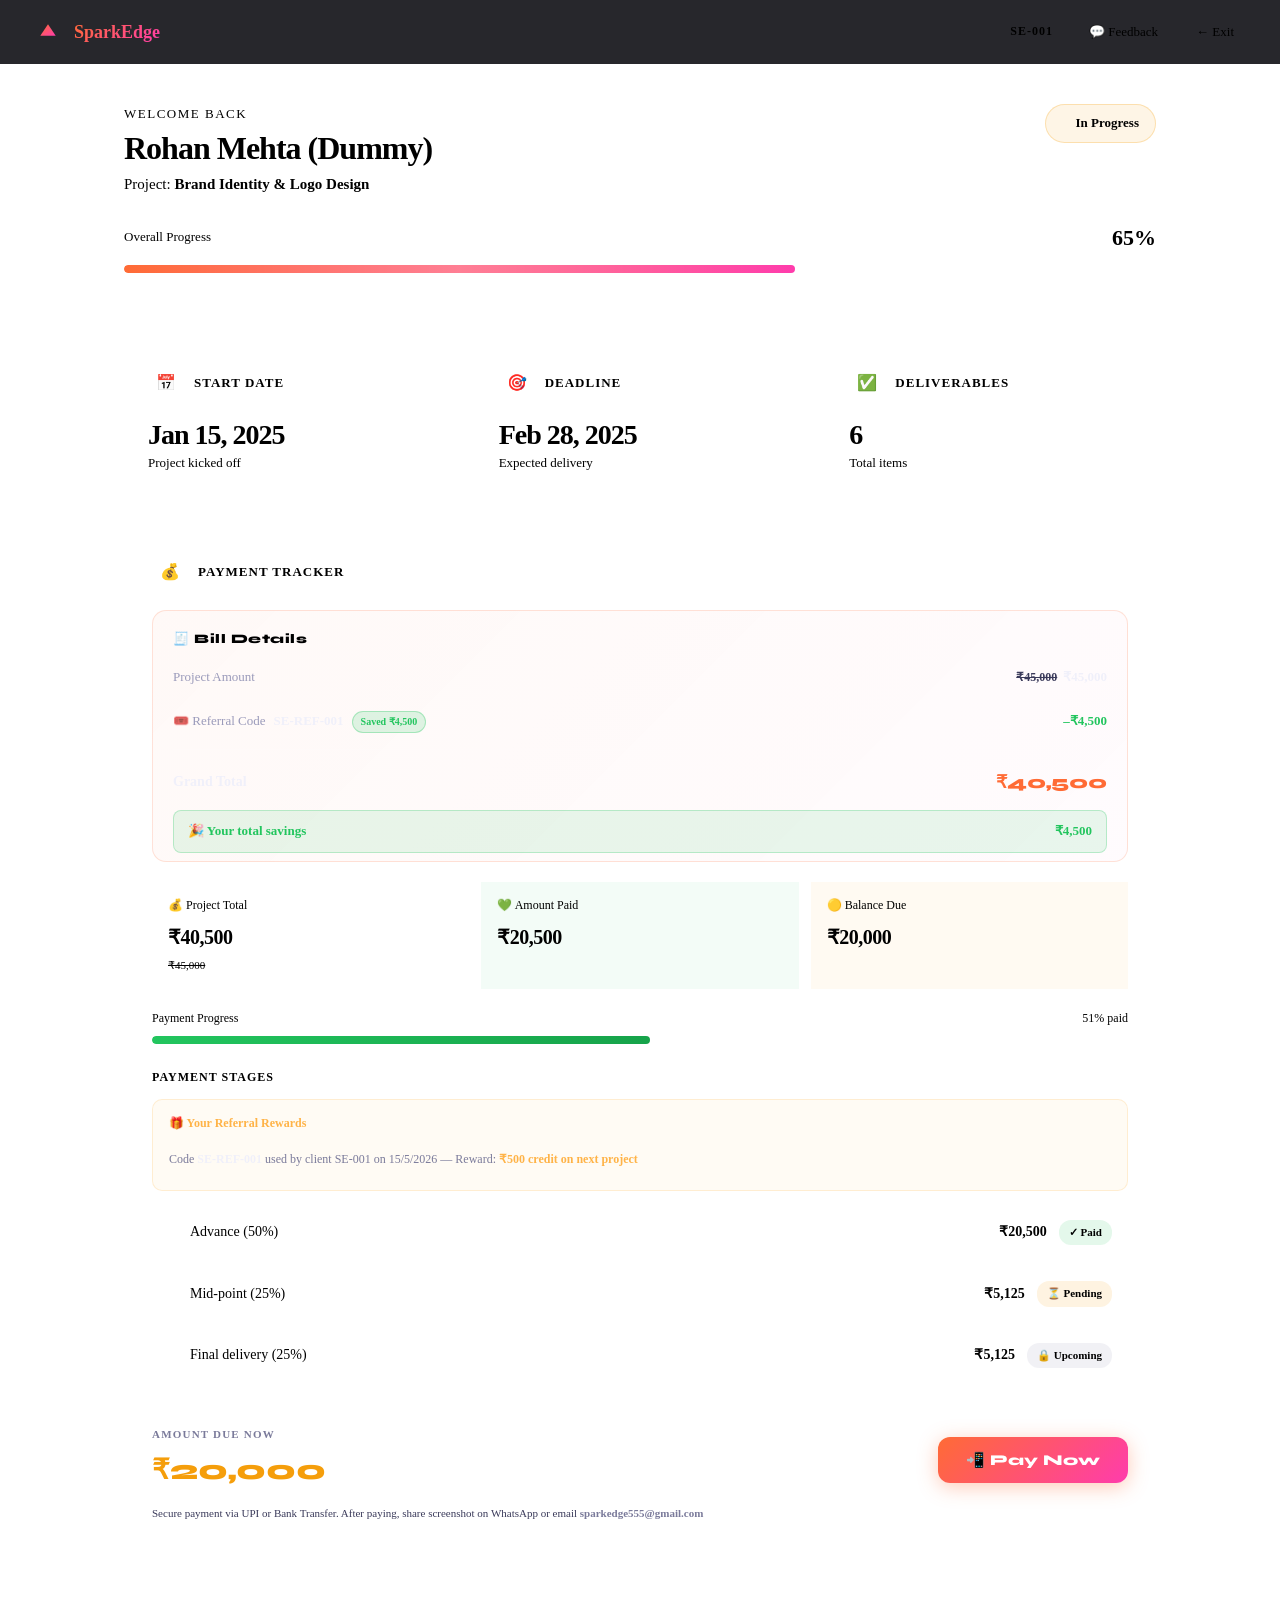
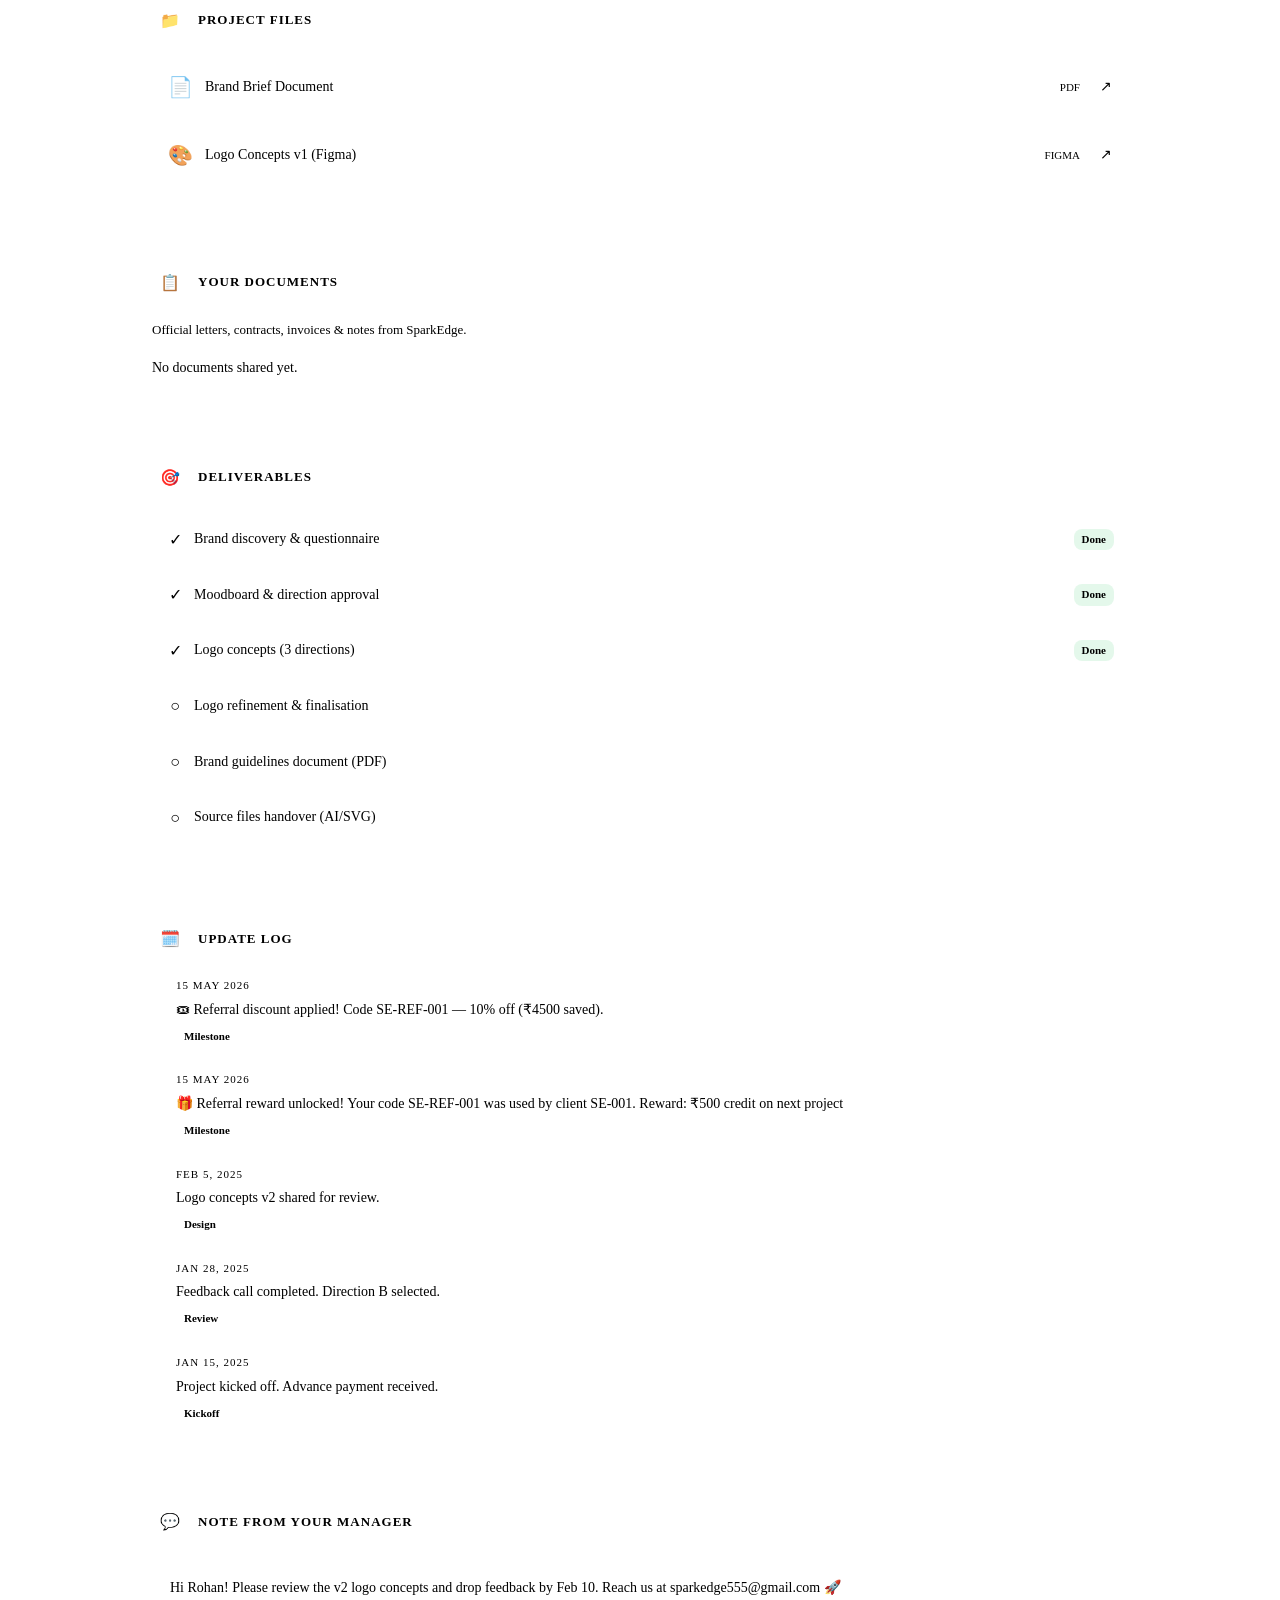
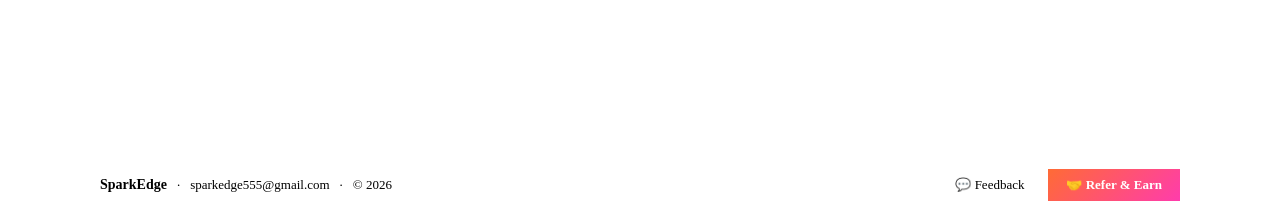
<file: SE-001.html>
<!DOCTYPE html>
<html lang="en">
<head>
  <meta charset="UTF-8"/>
  <meta name="viewport" content="width=device-width, initial-scale=1.0"/>
  <title>SE-001 — SparkEdge Client Portal</title>
  <!-- =========================
     FAVICONS & APP ICONS
========================= -->

<!-- Standard Favicon -->
<link rel="icon" type="image/x-icon" href="./favicons/favicon.ico">

<!-- PNG Favicons -->
<link rel="icon" type="image/png" sizes="16x16" href="./favicons/favicon-16x16.png">

<link rel="icon" type="image/png" sizes="32x32" href="./favicons/favicon-32x32.png">

<link rel="icon" type="image/png" sizes="48x48" href="./favicons/favicon-48x48.png">

<!-- Android Chrome -->
<link rel="icon" type="image/png" sizes="192x192" href="./favicons/android-chrome-192x192.png">

<link rel="icon" type="image/png" sizes="512x512" href="./favicons/android-chrome-512x512.png">

<!-- Apple Touch Icon -->
<link rel="apple-touch-icon" sizes="180x180" href="./favicons/apple-touch-icon-180x180.png">

<!-- Web App Manifest -->
<link rel="manifest" href="./favicons/manifest.webmanifest">

<!-- Safari Pinned Tab -->
<link rel="mask-icon" href="./favicons/safari-pinned-tab.svg" color="#ff6a00">

<!-- Theme Colors -->
<meta name="theme-color" content="#000000">
<meta name="msapplication-TileColor" content="#000000">

<!-- Mobile Web App -->
<meta name="mobile-web-app-capable" content="yes">
<meta name="apple-mobile-web-app-capable" content="yes">
<meta name="apple-mobile-web-app-status-bar-style" content="black-translucent">

<!-- App Name -->
<meta name="application-name" content="SparkEdge">
<meta name="apple-mobile-web-app-title" content="SparkEdge">
<!-- Google Fonts -->
  <link rel="stylesheet" href="style.css"/>
  <link href="https://fonts.googleapis.com/css2?family=Syne:wght@400;600;700;800&family=DM+Sans:ital,wght@0,300;0,400;0,500;1,300&display=swap" rel="stylesheet"/>
  <style>
    .pay-modal-overlay{display:none;position:fixed;inset:0;background:rgba(0,0,0,.82);z-index:9999;align-items:center;justify-content:center;padding:20px;backdrop-filter:blur(4px);}
    .pay-modal-overlay.open{display:flex;}
    .pay-modal{background:#0E0E1A;border:1px solid #2A2A40;border-radius:18px;width:100%;max-width:480px;max-height:88vh;overflow-y:auto;overflow-x:hidden;animation:pmIn .22s ease;box-shadow:0 24px 80px rgba(0,0,0,.7);}
    .pay-modal::-webkit-scrollbar{width:4px;}.pay-modal::-webkit-scrollbar-track{background:transparent;}.pay-modal::-webkit-scrollbar-thumb{background:#2A2A40;border-radius:4px;}
    @keyframes pmIn{from{transform:scale(.94) translateY(12px);opacity:0;}to{transform:scale(1) translateY(0);opacity:1;}}
    .pay-modal-hdr{padding:18px 22px;border-bottom:1px solid rgba(255,107,53,.2);display:flex;align-items:center;justify-content:space-between;position:sticky;top:0;z-index:10;background:#0E0E1A;}
    .pay-modal-title{font-family:'Syne',sans-serif;font-size:16px;font-weight:800;color:#F0F0FA;}
    .pay-modal-close{background:rgba(255,255,255,.06);border:1px solid #2A2A40;color:#7A7A9A;font-size:18px;cursor:pointer;padding:4px 9px;border-radius:8px;line-height:1;transition:all .15s;}
    .pay-modal-close:hover{background:#141422;color:#F0F0FA;}
    .pay-modal-body{display:flex;flex-direction:column;}
    .pay-modal-footer{padding:14px 22px;border-top:1px solid #1E1E30;display:flex;justify-content:flex-end;position:sticky;bottom:0;background:#080810;}
  </style>
</head>
<body class="dashboard-page">
  <div id="app">Loading...</div>

  <!-- Premium Payment Modal -->
  <div class="pay-modal-overlay" id="payModal">
    <div class="pay-modal" style="max-width:480px;max-height:90vh;overflow-y:auto;">
      <div class="pay-modal-hdr" style="background:linear-gradient(135deg,rgba(255,107,53,.12),rgba(255,60,172,.08));border-bottom:1px solid rgba(255,107,53,.2);position:sticky;top:0;z-index:2;">
        <div style="display:flex;align-items:center;gap:10px;">
          <div style="width:36px;height:36px;background:linear-gradient(135deg,#FF6B35,#FF3CAC);border-radius:10px;display:flex;align-items:center;justify-content:center;font-size:18px;">💳</div>
          <div>
            <div class="pay-modal-title" style="font-size:17px;">Payment Details</div>
            <div style="font-size:11px;color:#7A7A9A;margin-top:1px;">SparkEdge — Secure Payment</div>
          </div>
        </div>
        <button class="pay-modal-close" onclick="document.getElementById('payModal').classList.remove('open')">✕</button>
      </div>
      <div class="pay-modal-body" style="gap:0;padding:0;">

        <!-- BILL SECTION -->
        <div style="padding:20px 22px;border-bottom:1px solid #1E1E30;">
          <div style="font-size:10px;font-weight:700;letter-spacing:1.5px;text-transform:uppercase;color:#7A7A9A;margin-bottom:4px;">🧾 Bill Summary</div>
          <div id="payBillRows"></div>
          <div id="payBillTotal"></div>
        </div>

        <!-- UPI SECTION -->
        <div style="padding:20px 22px;border-bottom:1px solid #1E1E30;">
          <div style="font-size:10px;font-weight:700;letter-spacing:1.5px;text-transform:uppercase;color:#7A7A9A;margin-bottom:12px;">📲 Pay via UPI</div>
          <button onclick="doUpiPay()" id="upiPayBtn" style="background:linear-gradient(135deg,#FF6B35,#FF3CAC);border:none;border-radius:12px;padding:15px 28px;font-family:'Syne',sans-serif;font-size:16px;font-weight:800;color:#fff;cursor:pointer;width:100%;display:flex;align-items:center;justify-content:center;gap:10px;box-shadow:0 4px 24px rgba(255,107,53,.35);">
            <span style="font-size:20px;">📲</span><span>Pay via UPI App</span>
          </button>
          <div style="margin-top:10px;background:#141422;border:1px solid #1E1E30;border-radius:8px;padding:10px 14px;display:flex;align-items:center;justify-content:space-between;">
            <div>
              <div style="font-size:10px;color:#3A3A5A;font-weight:600;margin-bottom:3px;">UPI ID</div>
              <span style="font-family:monospace;font-size:13px;color:#FF6B35;font-weight:700;">raunakkarn555-2@okhdfcbank</span>
            </div>
            <button onclick="copyUpiId()" style="background:rgba(255,107,53,.1);border:1px solid rgba(255,107,53,.2);border-radius:6px;color:#FF6B35;cursor:pointer;font-size:11px;padding:5px 10px;font-weight:600;">📋 Copy</button>
          </div>
          <div style="display:flex;gap:6px;margin-top:10px;justify-content:center;flex-wrap:wrap;">
            <span style="font-size:10px;color:#3A3A5A;background:#0E0E1A;border:1px solid #1E1E30;border-radius:20px;padding:3px 10px;">GPay</span>
            <span style="font-size:10px;color:#3A3A5A;background:#0E0E1A;border:1px solid #1E1E30;border-radius:20px;padding:3px 10px;">PhonePe</span>
            <span style="font-size:10px;color:#3A3A5A;background:#0E0E1A;border:1px solid #1E1E30;border-radius:20px;padding:3px 10px;">Paytm</span>
            <span style="font-size:10px;color:#3A3A5A;background:#0E0E1A;border:1px solid #1E1E30;border-radius:20px;padding:3px 10px;">BHIM</span>
          </div>
        </div>

        <!-- BANK SECTION -->
        <div style="padding:20px 22px;border-bottom:1px solid #1E1E30;">
          <div style="font-size:10px;font-weight:700;letter-spacing:1.5px;text-transform:uppercase;color:#7A7A9A;margin-bottom:12px;">🏦 Bank Transfer (NEFT / IMPS / RTGS)</div>
          <div style="background:#141422;border:1px solid #1E1E30;border-radius:10px;padding:14px 16px;">
            <div style="display:grid;grid-template-columns:auto 1fr;gap:8px 16px;font-size:12px;align-items:center;">
              <span style="color:#3A3A5A;font-weight:600;">Account Holder</span><span style="color:#F0F0FA;font-weight:700;">Raunak Kumar</span>
              <span style="color:#3A3A5A;font-weight:600;">Bank</span><span style="color:#F0F0FA;">Canara Bank, Samastipur</span>
              <span style="color:#3A3A5A;font-weight:600;">Account No.</span><span style="color:#FF6B35;font-family:monospace;font-weight:700;font-size:13px;">110281513266</span>
              <span style="color:#3A3A5A;font-weight:600;">IFSC Code</span><span style="color:#FF6B35;font-family:monospace;font-weight:700;font-size:13px;">CNRB0017535</span>
            </div>
          </div>
          <button onclick="copyBank()" style="margin-top:10px;width:100%;background:rgba(255,255,255,.03);border:1px dashed #2A2A40;border-radius:8px;padding:9px;font-size:12px;color:#7A7A9A;cursor:pointer;display:flex;align-items:center;justify-content:center;gap:6px;">📋 Copy All Bank Details</button>
        </div>

        <!-- AFTER PAY NOTE -->
        <div style="padding:14px 22px;">
          <div style="font-size:11px;color:#7A7A9A;line-height:1.7;text-align:center;">
            After paying, share the <strong style="color:#22C55E;">screenshot</strong> on WhatsApp or email <strong style="color:#9A9ABA;">sparkedge555@gmail.com</strong>
          </div>
        </div>
      </div>
      <div class="pay-modal-footer" style="background:#080810;">
        <button onclick="document.getElementById('payModal').classList.remove('open')" style="background:#141422;border:1px solid #1E1E30;border-radius:8px;padding:9px 20px;font-size:13px;color:#7A7A9A;cursor:pointer;">Close</button>
      </div>
    </div>
  </div>

  <script src="portal.js"></script>
  <script>
    /* Generated by SparkEdge Admin Panel — 5/16/2026, 9:53:42 AM */
    const clientData = {
  "ticketId": "SE-001",
  "clientName": "Rohan Mehta (Dummy)",
  "projectName": "Brand Identity & Logo Design",
  "startDate": "Jan 15, 2025",
  "deadline": "Feb 28, 2025",
  "status": "In Progress",
  "progress": 65,
  "payment": {
    "total": 45000,
    "stages": [
      {
        "name": "Advance (50%)",
        "amount": 20500,
        "status": "paid",
        "note": ""
      },
      {
        "name": "Mid-point (25%)",
        "amount": 5125,
        "status": "pending",
        "note": ""
      },
      {
        "name": "Final delivery (25%)",
        "amount": 5125,
        "status": "upcoming",
        "note": ""
      }
    ]
  },
  "discount": null,
  "referralDiscount": {
    "code": "SE-REF-001",
    "discount": 4500,
    "appliedAt": "15/5/2026"
  },
  "files": [
    {
      "name": "Brand Brief Document",
      "type": "pdf",
      "url": "https://drive.google.com/your-link-here"
    },
    {
      "name": "Logo Concepts v1 (Figma)",
      "type": "figma",
      "url": "https://figma.com/your-link-here"
    }
  ],
  "deliverables": [
    {
      "name": "Brand discovery & questionnaire",
      "done": true
    },
    {
      "name": "Moodboard & direction approval",
      "done": true
    },
    {
      "name": "Logo concepts (3 directions)",
      "done": true
    },
    {
      "name": "Logo refinement & finalisation",
      "done": false
    },
    {
      "name": "Brand guidelines document (PDF)",
      "done": false
    },
    {
      "name": "Source files handover (AI/SVG)",
      "done": false
    }
  ],
  "timeline": [
    {
      "date": "15 May 2026",
      "text": "🎟 Referral discount applied! Code SE-REF-001 — 10% off (₹4500 saved).",
      "tag": "Milestone"
    },
    {
      "date": "15 May 2026",
      "text": "🎁 Referral reward unlocked! Your code SE-REF-001 was used by client SE-001. Reward: ₹500 credit on next project",
      "tag": "Milestone"
    },
    {
      "date": "Feb 5, 2025",
      "text": "Logo concepts v2 shared for review.",
      "tag": "Design"
    },
    {
      "date": "Jan 28, 2025",
      "text": "Feedback call completed. Direction B selected.",
      "tag": "Review"
    },
    {
      "date": "Jan 15, 2025",
      "text": "Project kicked off. Advance payment received.",
      "tag": "Kickoff"
    }
  ],
  "managerNote": "Hi Rohan! Please review the v2 logo concepts and drop feedback by Feb 10. Reach us at <a href=\"mailto:sparkedge555@gmail.com\">sparkedge555@gmail.com</a> 🚀"
};
    window._clientData = clientData; // used by openPayModal() in portal.js

    // Inject referral rewards banners (referrer side only) after render
    const _origRender = window.renderDashboard;
    window.renderDashboard = function(d) {
      if(_origRender) _origRender(d);
      setTimeout(()=>{
        const stagesList = document.querySelector('.stages-list');
        if(stagesList && (`
  <div style="background:rgba(255,179,71,.06);border:1px solid rgba(255,179,71,.2);border-radius:10px;padding:14px 16px;margin-bottom:16px;">
    <div style="font-size:12px;font-weight:700;color:#FFB347;margin-bottom:10px;">🎁 Your Referral Rewards</div>
    <div style="font-size:12px;color:#7A7A9A;padding:6px 0;border-bottom:1px solid rgba(255,255,255,.04);">Code <strong style="color:#F0F0FA;">SE-REF-001</strong> used by client SE-001 on 15/5/2026 — Reward: <strong style="color:#FFB347;">₹500 credit on next project</strong></div>
  </div>`).trim()) {
          const banner = document.createElement('div');
          banner.innerHTML = `
  <div style="background:rgba(255,179,71,.06);border:1px solid rgba(255,179,71,.2);border-radius:10px;padding:14px 16px;margin-bottom:16px;">
    <div style="font-size:12px;font-weight:700;color:#FFB347;margin-bottom:10px;">🎁 Your Referral Rewards</div>
    <div style="font-size:12px;color:#7A7A9A;padding:6px 0;border-bottom:1px solid rgba(255,255,255,.04);">Code <strong style="color:#F0F0FA;">SE-REF-001</strong> used by client SE-001 on 15/5/2026 — Reward: <strong style="color:#FFB347;">₹500 credit on next project</strong></div>
  </div>`;
          stagesList.parentNode.insertBefore(banner, stagesList);
        }
      }, 400);
    };

    renderDashboard(clientData);

    function doUpiPay() {
      const upiId = 'raunakkarn555-2@okhdfcbank';
      const amt   = window._pendingPayAmt || 0;
      let link = `upi://pay?pa=${upiId}&pn=Raunak%20Kumar&tn=SparkEdge%20Payment&cu=INR`;
      if (amt > 0) link += `&am=${amt}`;
      window.location.href = link;
      setTimeout(() => {
        if (document.hasFocus()) alert('Open GPay / PhonePe / Paytm manually and pay to:\n\nraunakkarn555-2@okhdfcbank\n\nAmount: ₹' + Number(amt).toLocaleString('en-IN'));
      }, 1500);
    }
    function copyUpiId() {
      navigator.clipboard.writeText('raunakkarn555-2@okhdfcbank')
        .then(() => alert('UPI ID copied!'))
        .catch(() => { const e=document.createElement('textarea');e.value='raunakkarn555-2@okhdfcbank';document.body.appendChild(e);e.select();document.execCommand('copy');document.body.removeChild(e);alert('Copied!'); });
    }
    function copyBank() {
      const d = 'Account Holder: Raunak Kumar\nBank: Canara Bank, Samastipur\nAccount Number: 110281513266\nIFSC: CNRB0017535';
      navigator.clipboard.writeText(d)
        .then(() => alert('Bank details copied!'))
        .catch(() => { const e=document.createElement('textarea');e.value=d;document.body.appendChild(e);e.select();document.execCommand('copy');document.body.removeChild(e);alert('Copied!'); });
    }
  </script>
</body>
</html>
</file>
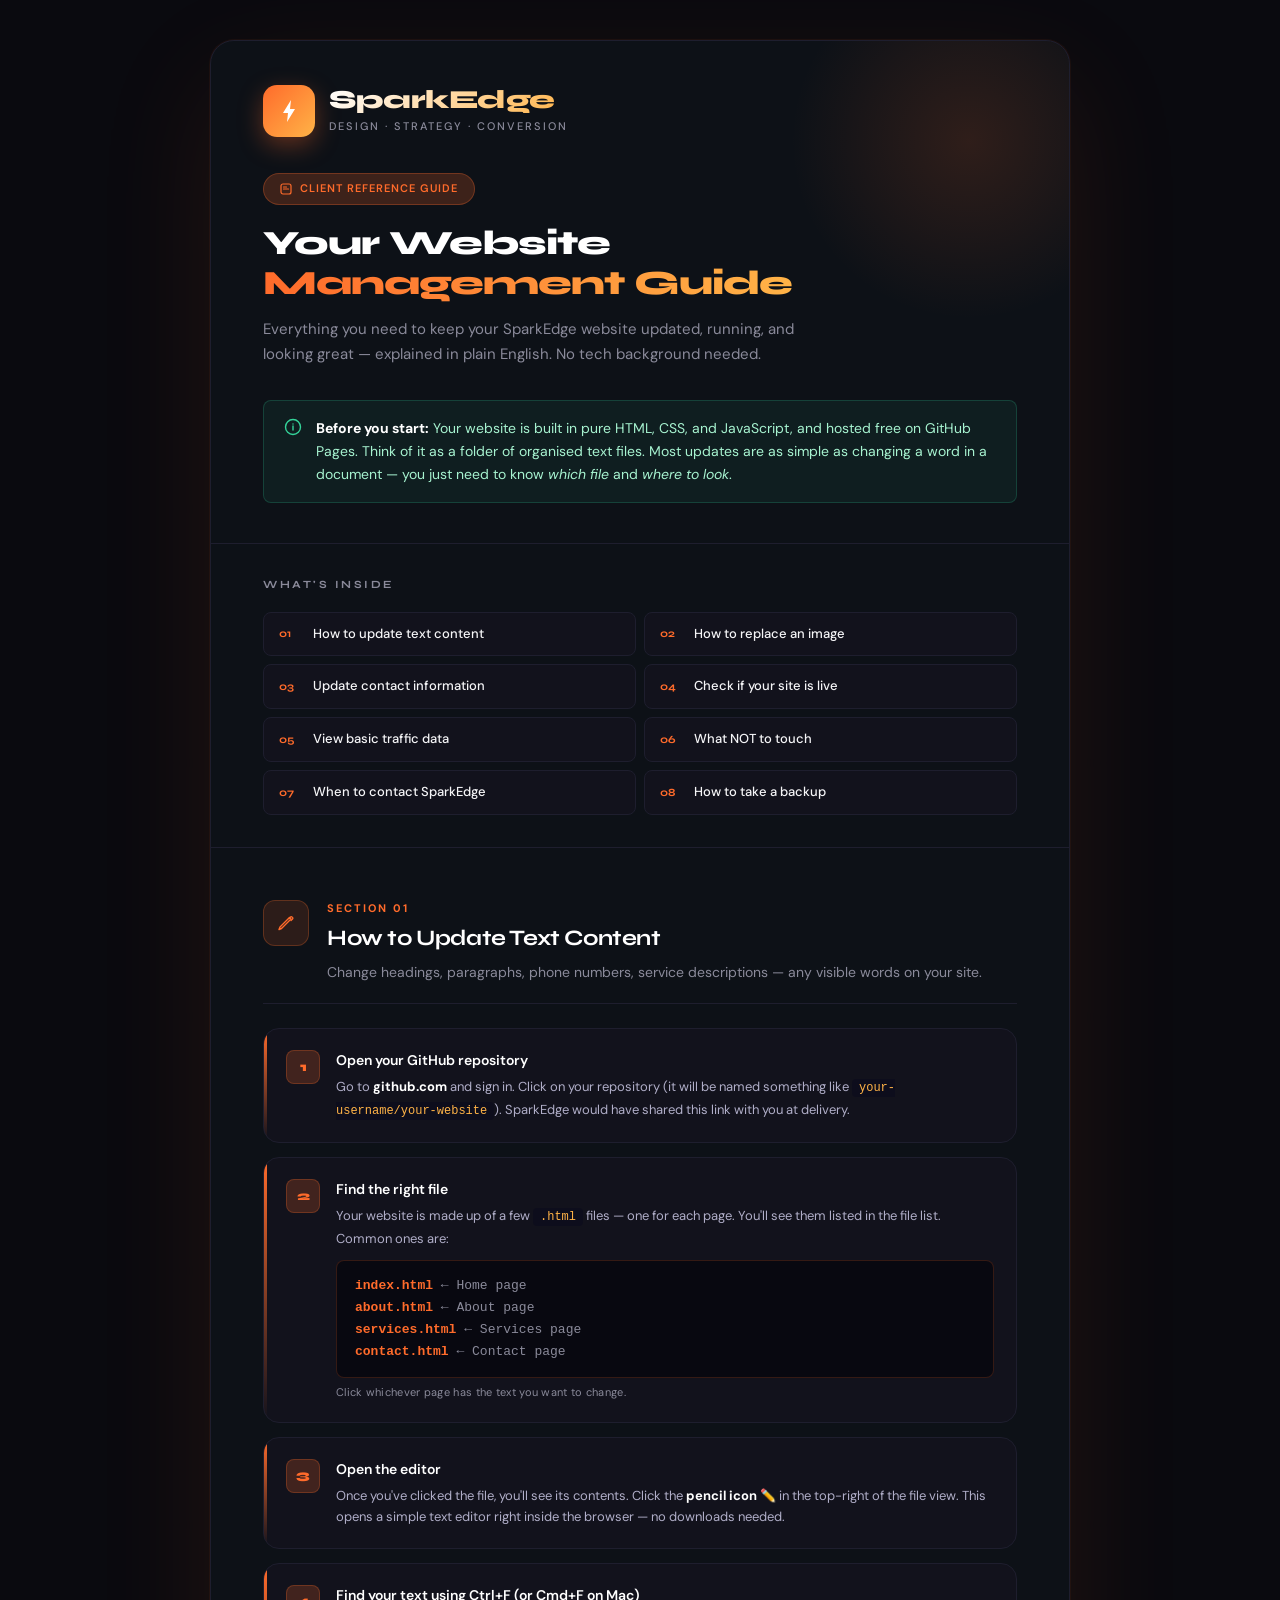
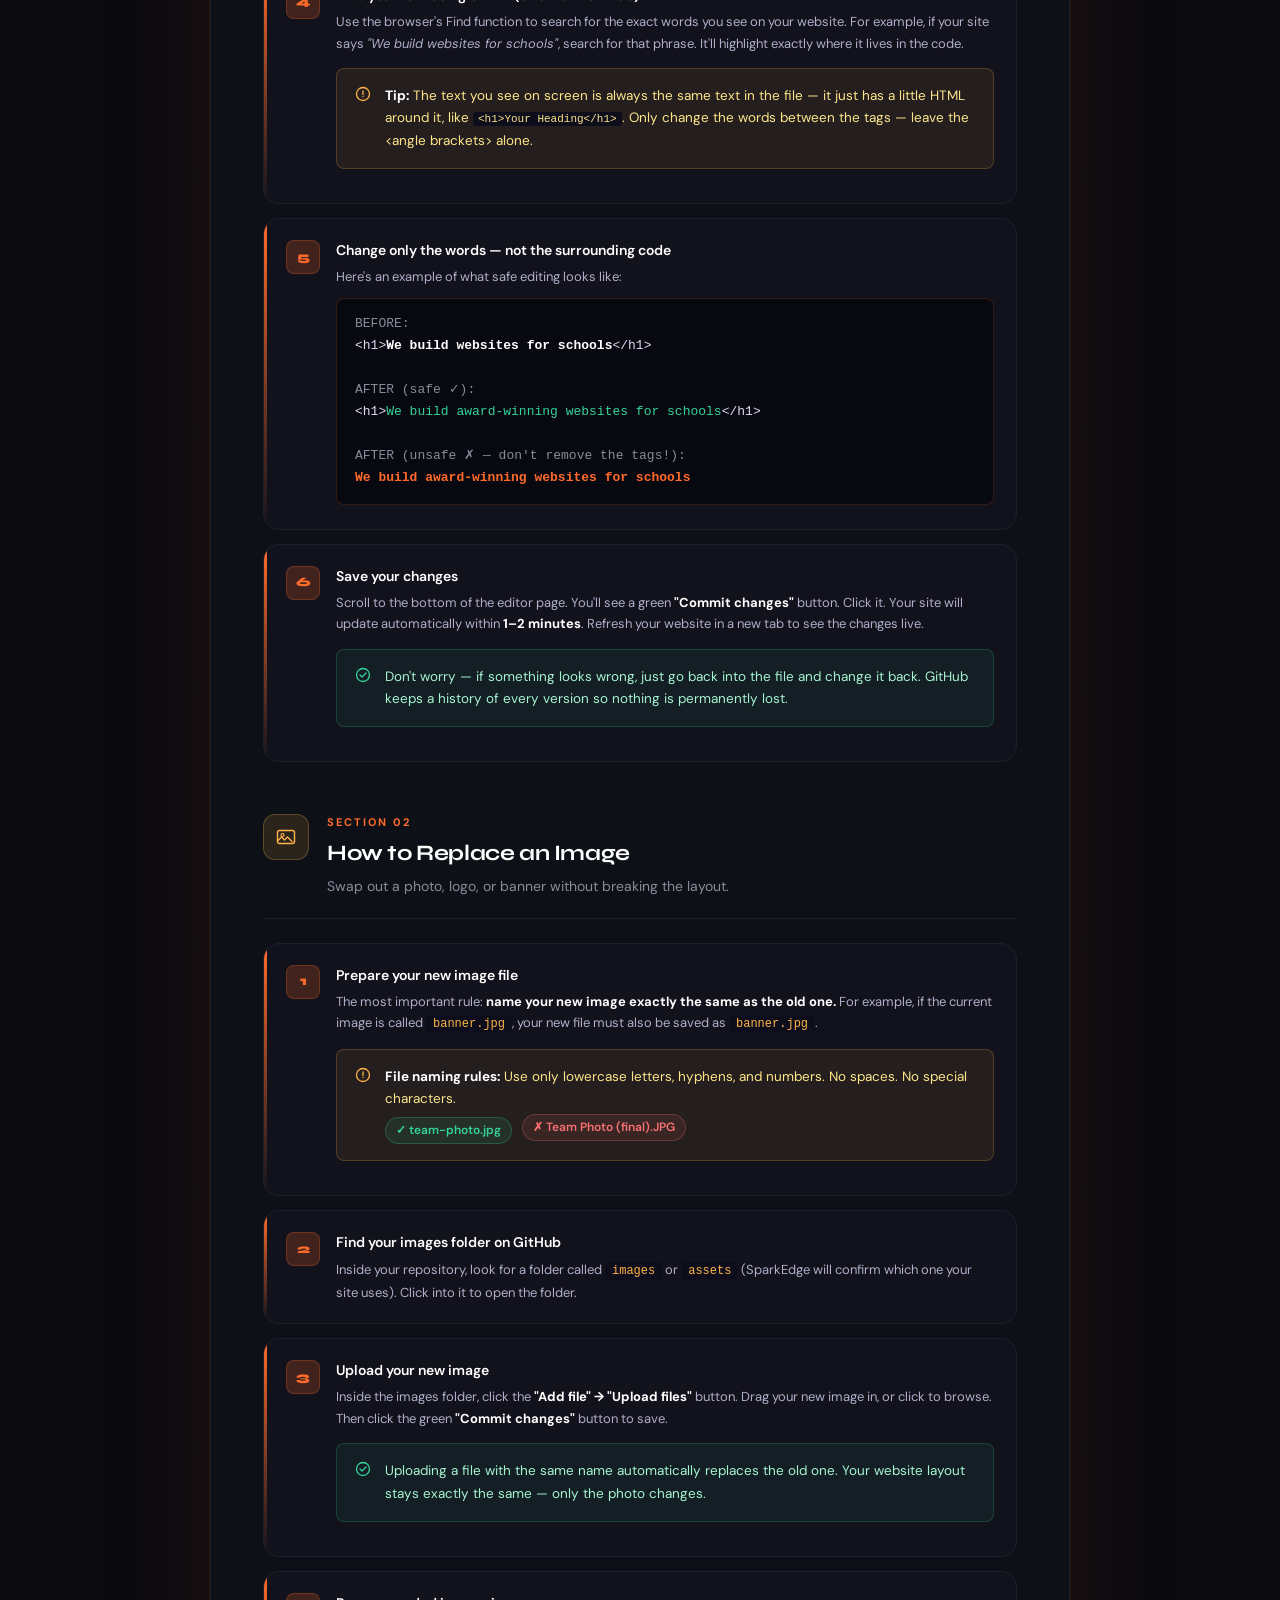
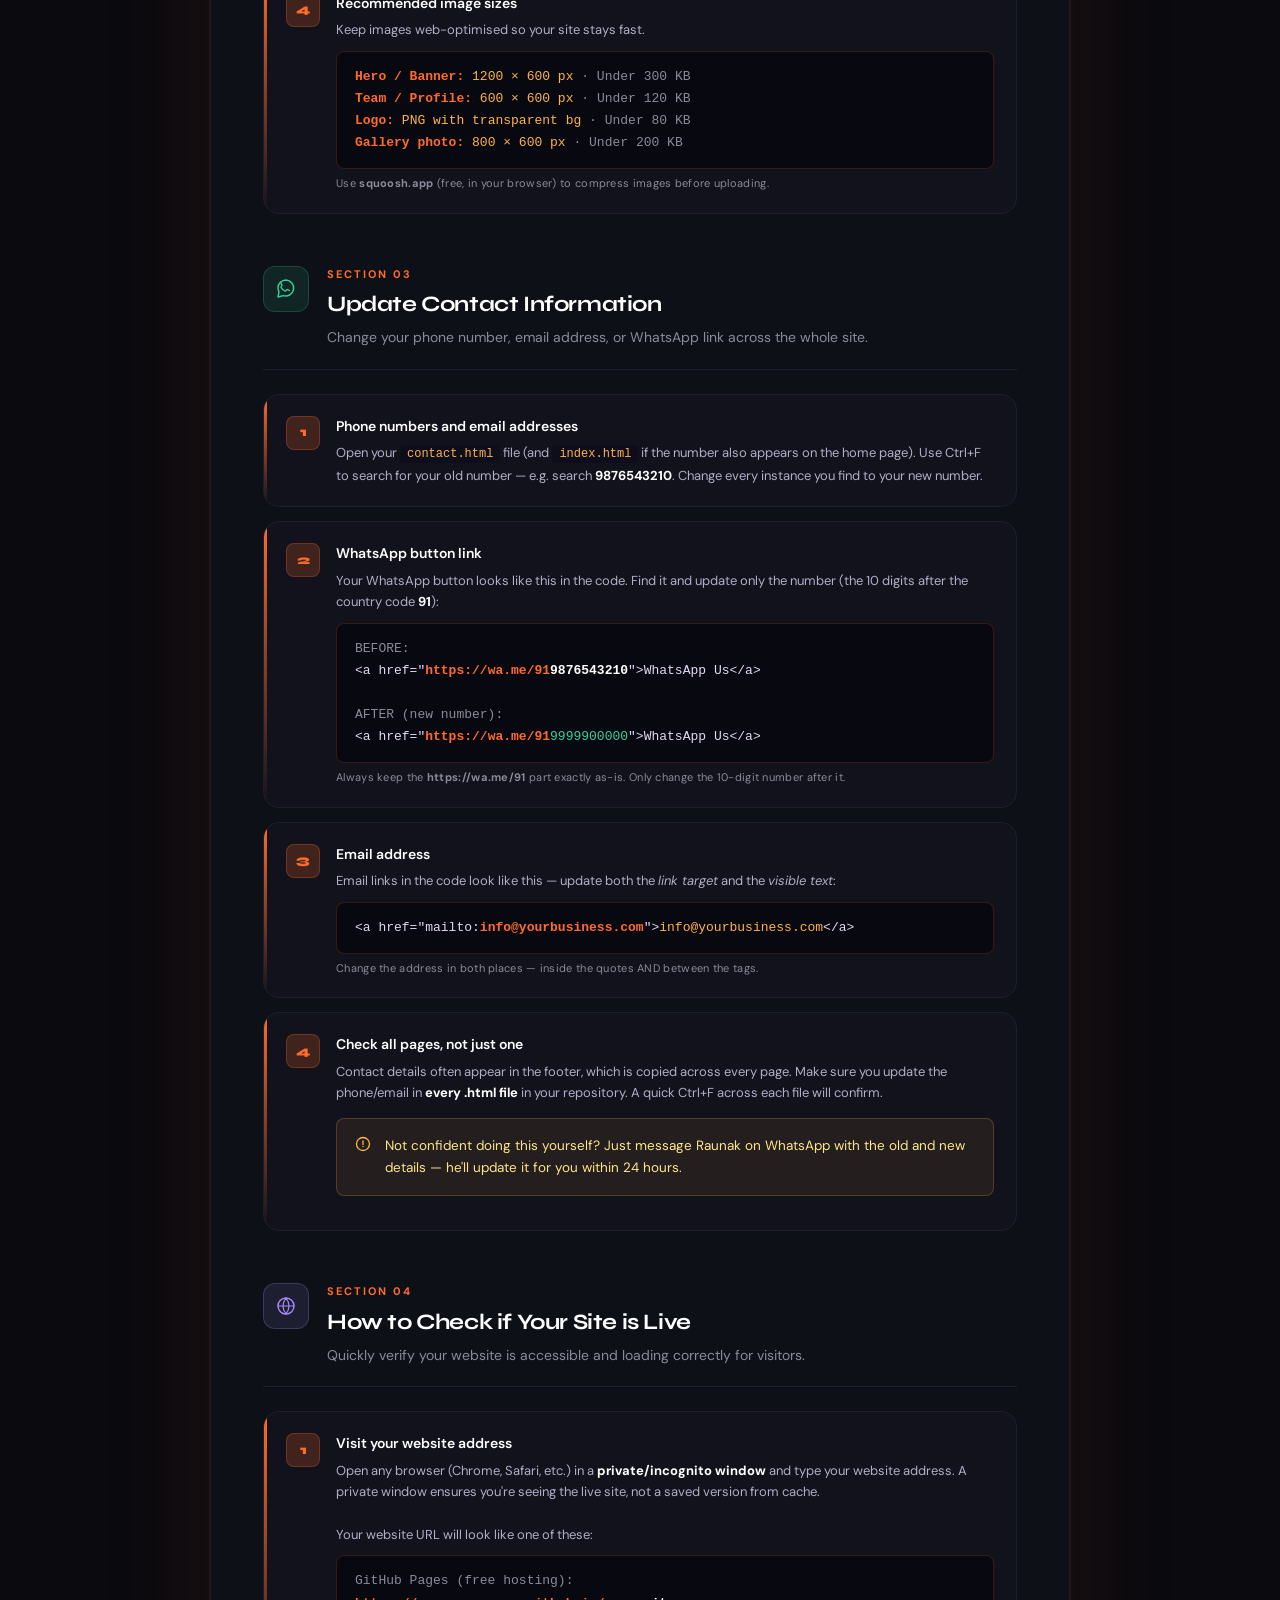
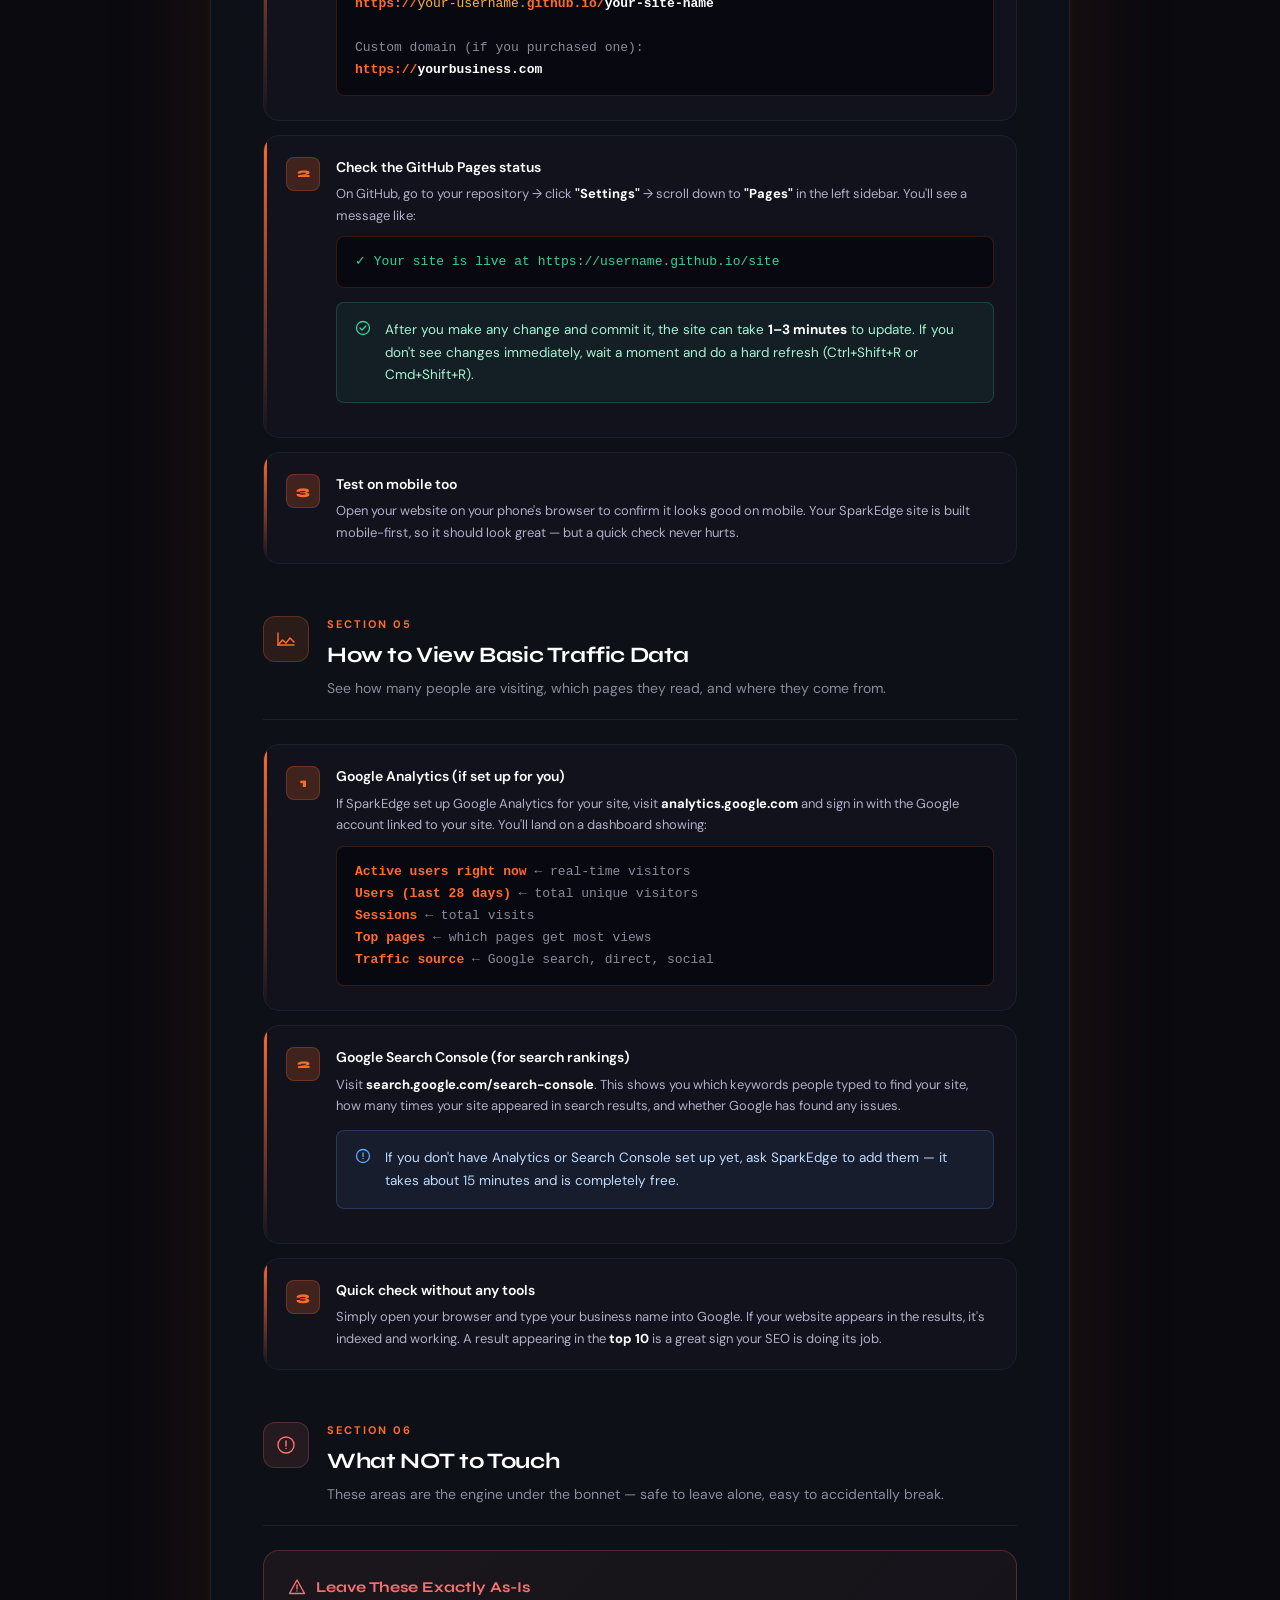
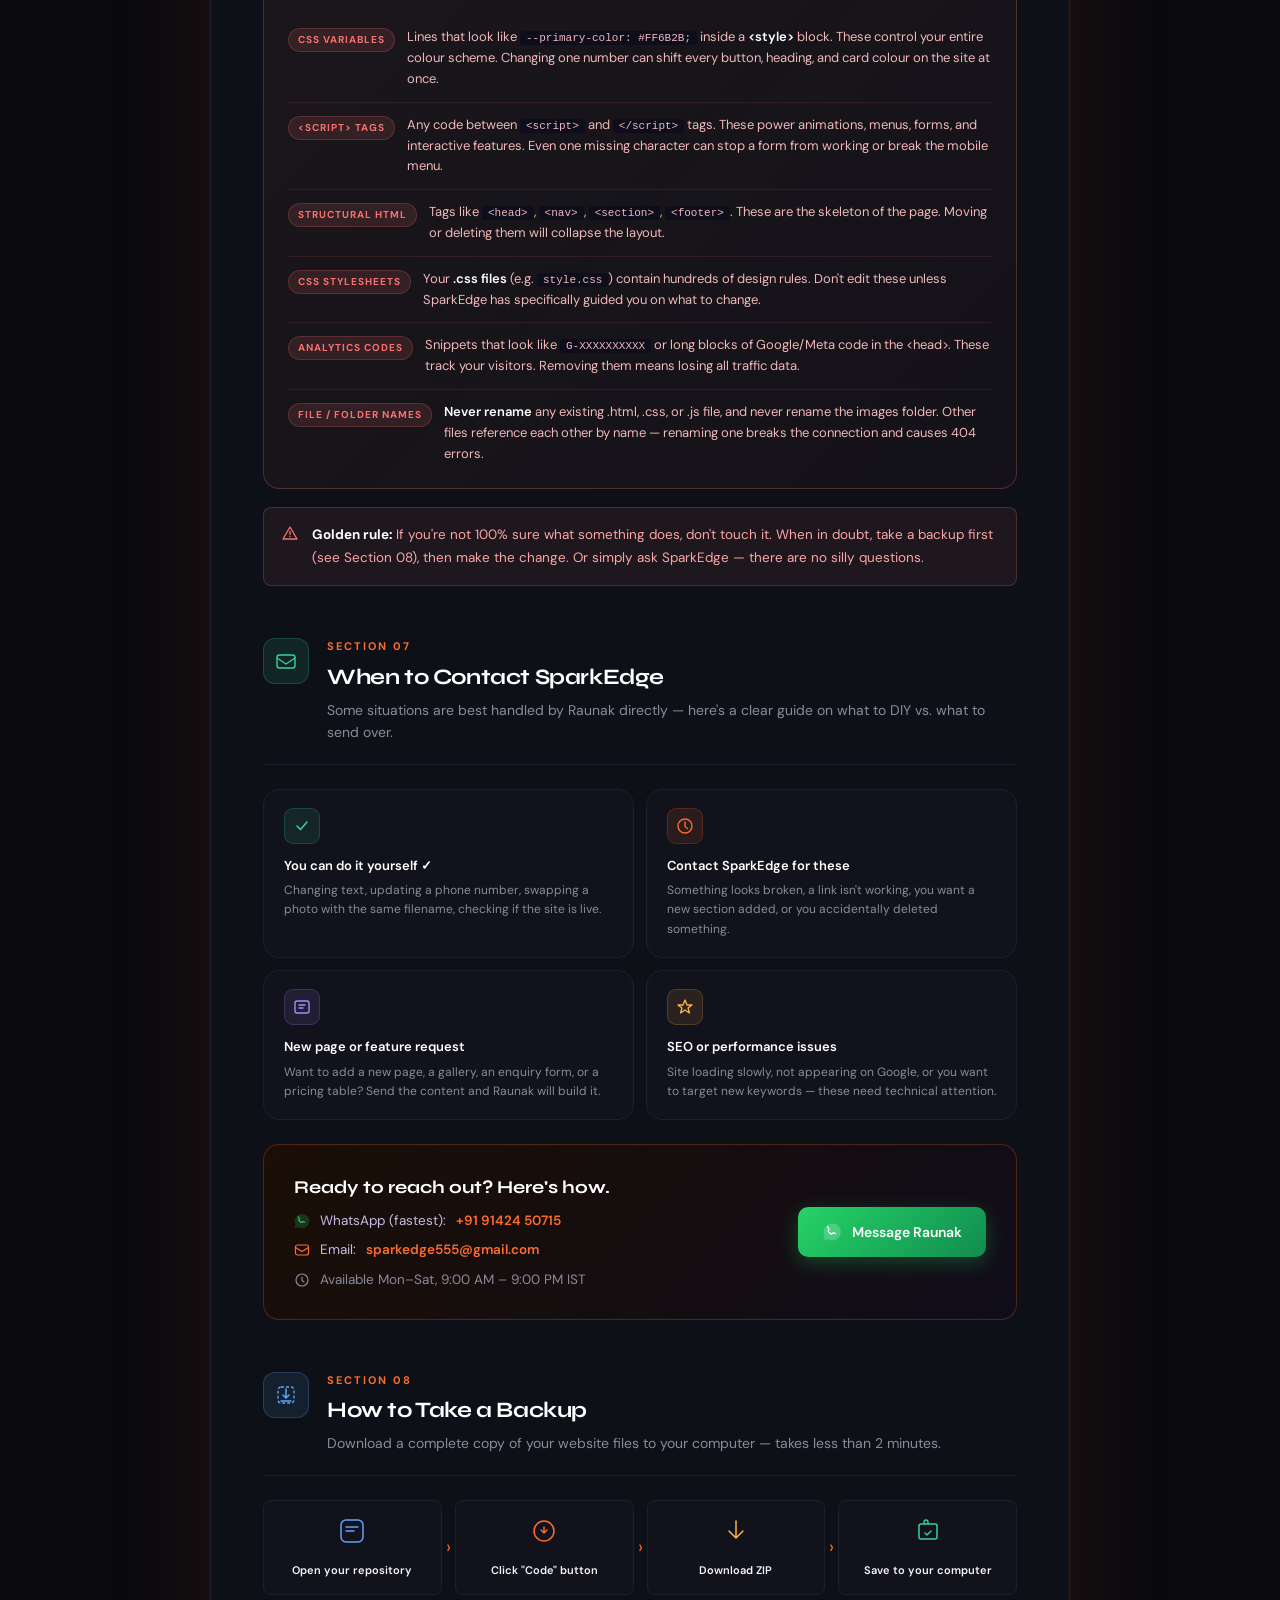
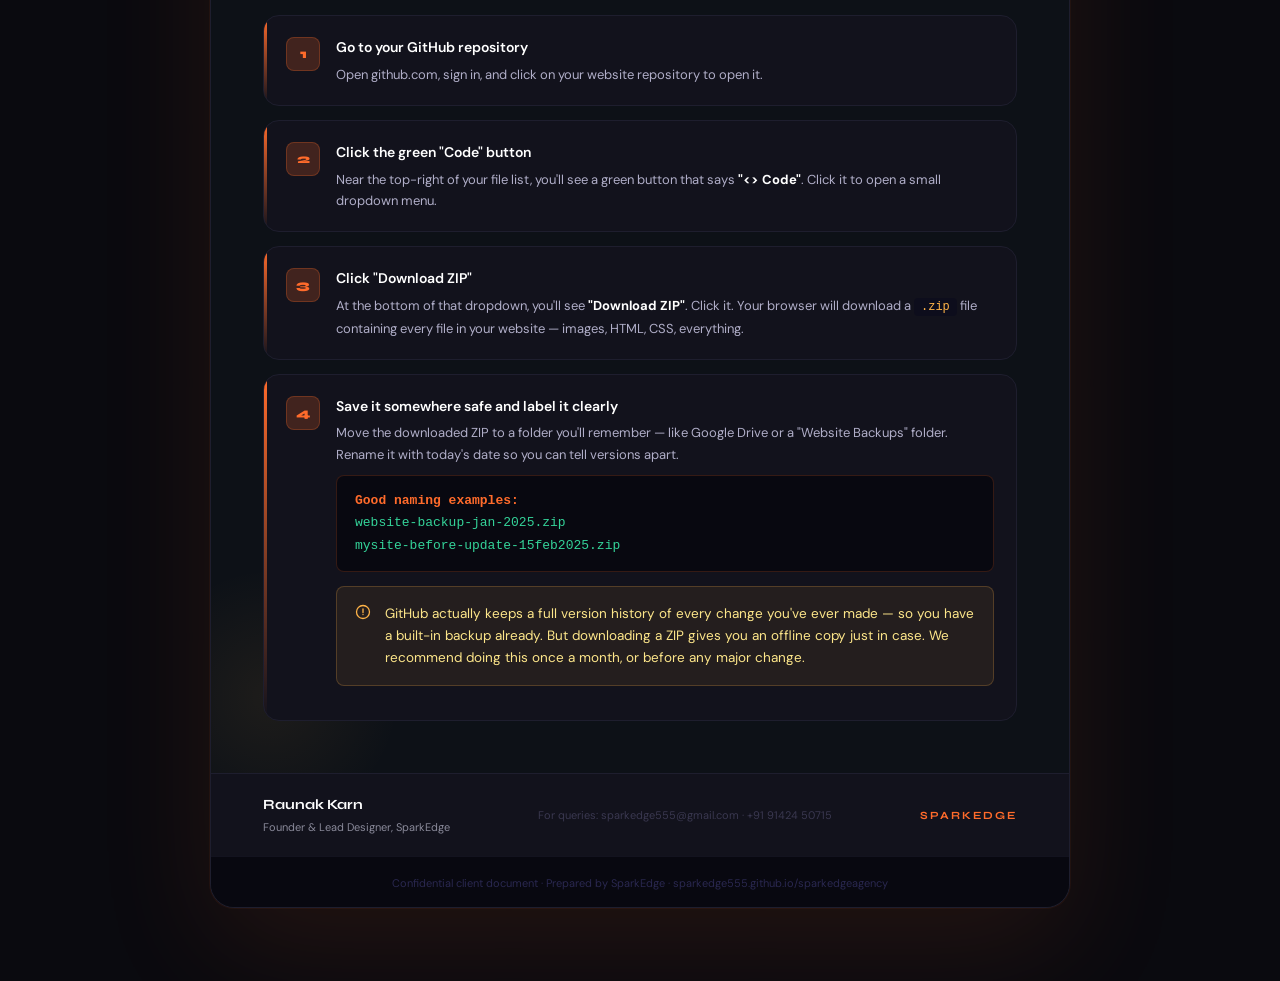
<file: sparkedge_website_guide.html>
<!DOCTYPE html>
<html lang="en">
<head>
<meta charset="UTF-8">
<meta name="viewport" content="width=device-width, initial-scale=1.0">
<title>SparkEdge — Website Management Guide</title>
<!-- =========================
     FAVICONS & APP ICONS
========================= -->

<!-- Standard Favicon -->
<link rel="icon" type="image/x-icon" href="./favicons/favicon.ico">

<!-- PNG Favicons -->
<link rel="icon" type="image/png" sizes="16x16" href="./favicons/favicon-16x16.png">

<link rel="icon" type="image/png" sizes="32x32" href="./favicons/favicon-32x32.png">

<link rel="icon" type="image/png" sizes="48x48" href="./favicons/favicon-48x48.png">

<!-- Android Chrome -->
<link rel="icon" type="image/png" sizes="192x192" href="./favicons/android-chrome-192x192.png">

<link rel="icon" type="image/png" sizes="512x512" href="./favicons/android-chrome-512x512.png">

<!-- Apple Touch Icon -->
<link rel="apple-touch-icon" sizes="180x180" href="./favicons/apple-touch-icon-180x180.png">

<!-- Web App Manifest -->
<link rel="manifest" href="./favicons/manifest.webmanifest">

<!-- Safari Pinned Tab -->
<link rel="mask-icon" href="./favicons/safari-pinned-tab.svg" color="#ff6a00">

<!-- Theme Colors -->
<meta name="theme-color" content="#000000">
<meta name="msapplication-TileColor" content="#000000">

<!-- Mobile Web App -->
<meta name="mobile-web-app-capable" content="yes">
<meta name="apple-mobile-web-app-capable" content="yes">
<meta name="apple-mobile-web-app-status-bar-style" content="black-translucent">

<!-- App Name -->
<meta name="application-name" content="SparkEdge">
<meta name="apple-mobile-web-app-title" content="SparkEdge">
<!-- Google Fonts -->
<link href="https://fonts.googleapis.com/css2?family=Syne:wght@400;600;700;800&family=DM+Sans:ital,wght@0,300;0,400;0,500;0,600;1,400&display=swap" rel="stylesheet">
<style>
  :root {
    --spark-dark:   #0A0A0F;
    --spark-navy:   #0D1117;
    --spark-orange: #FF6B2B;
    --spark-orange-glow: #FF6B2B33;
    --spark-gold:   #FFB347;
    --spark-light:  #F5F5F7;
    --spark-muted:  #8A8A9A;
    --spark-border: #1E1E2E;
    --spark-card:   #12121C;
    --spark-card2:  #161622;
    --spark-green:  #34D399;
    --spark-red:    #F87171;
    --spark-purple: #A78BFA;
    --radius:    16px;
    --radius-sm: 8px;
    --radius-xs: 6px;
  }

  * { margin: 0; padding: 0; box-sizing: border-box; }

  body {
    font-family: 'DM Sans', sans-serif;
    background: var(--spark-dark);
    color: var(--spark-light);
    line-height: 1.6;
    padding: 40px 16px 80px;
  }

  .guide-wrapper {
    width: 860px;
    max-width: 100%;
    margin: 0 auto;
    background: var(--spark-navy);
    border: 1px solid var(--spark-border);
    border-radius: 24px;
    overflow: hidden;
    position: relative;
    box-shadow: 0 40px 120px rgba(255,107,43,0.10), 0 0 0 1px rgba(255,107,43,0.06);
  }

  .guide-wrapper::before {
    content: '';
    position: absolute;
    top: -80px; right: -80px;
    width: 360px; height: 360px;
    background: radial-gradient(circle, rgba(255,107,43,0.14) 0%, transparent 70%);
    pointer-events: none;
    z-index: 0;
  }
  .guide-wrapper::after {
    content: '';
    position: absolute;
    bottom: 80px; left: -70px;
    width: 260px; height: 260px;
    background: radial-gradient(circle, rgba(255,179,71,0.07) 0%, transparent 70%);
    pointer-events: none;
    z-index: 0;
  }

  /* ────── HERO HEADER ────── */
  .hero {
    padding: 44px 52px 40px;
    border-bottom: 1px solid var(--spark-border);
    position: relative;
    z-index: 1;
  }

  .logo-row {
    display: flex;
    align-items: center;
    gap: 14px;
    margin-bottom: 36px;
  }

  .logo-icon {
    width: 52px; height: 52px;
    background: linear-gradient(135deg, var(--spark-orange), var(--spark-gold));
    border-radius: 14px;
    display: flex; align-items: center; justify-content: center;
    flex-shrink: 0;
    box-shadow: 0 8px 24px rgba(255,107,43,0.35);
  }

  .brand-name {
    font-family: 'Syne', sans-serif;
    font-size: 26px;
    font-weight: 800;
    letter-spacing: -0.5px;
    background: linear-gradient(135deg, #fff 0%, var(--spark-gold) 100%);
    -webkit-background-clip: text;
    -webkit-text-fill-color: transparent;
    background-clip: text;
    line-height: 1;
  }

  .brand-tagline {
    font-size: 11px;
    color: var(--spark-muted);
    letter-spacing: 2px;
    text-transform: uppercase;
    margin-top: 5px;
    font-weight: 500;
  }

  .doc-badge {
    display: inline-flex;
    align-items: center;
    gap: 8px;
    background: var(--spark-orange-glow);
    border: 1px solid rgba(255,107,43,0.28);
    border-radius: 100px;
    padding: 6px 16px;
    font-size: 11px;
    font-weight: 600;
    color: var(--spark-orange);
    letter-spacing: 1px;
    text-transform: uppercase;
    margin-bottom: 18px;
  }

  .hero h1 {
    font-family: 'Syne', sans-serif;
    font-size: 34px;
    font-weight: 800;
    letter-spacing: -1px;
    line-height: 1.18;
    color: #fff;
    margin-bottom: 14px;
  }

  .hero h1 span {
    background: linear-gradient(90deg, var(--spark-orange), var(--spark-gold));
    -webkit-background-clip: text;
    -webkit-text-fill-color: transparent;
    background-clip: text;
  }

  .hero-sub {
    font-size: 15px;
    color: var(--spark-muted);
    max-width: 560px;
    line-height: 1.7;
    margin-bottom: 32px;
  }

  .hero-note {
    display: flex;
    align-items: flex-start;
    gap: 14px;
    background: rgba(52,211,153,0.07);
    border: 1px solid rgba(52,211,153,0.2);
    border-radius: var(--radius-sm);
    padding: 16px 20px;
    font-size: 14px;
    color: #a7f3d0;
    line-height: 1.65;
  }

  .hero-note svg { flex-shrink: 0; margin-top: 1px; }

  /* ────── TABLE OF CONTENTS ────── */
  .toc {
    padding: 32px 52px;
    border-bottom: 1px solid var(--spark-border);
    position: relative; z-index: 1;
  }

  .toc-title {
    font-family: 'Syne', sans-serif;
    font-size: 11px;
    font-weight: 700;
    letter-spacing: 2.5px;
    text-transform: uppercase;
    color: var(--spark-muted);
    margin-bottom: 18px;
  }

  .toc-grid {
    display: grid;
    grid-template-columns: 1fr 1fr;
    gap: 8px;
  }

  .toc-item {
    display: flex;
    align-items: center;
    gap: 12px;
    background: var(--spark-card);
    border: 1px solid var(--spark-border);
    border-radius: var(--radius-sm);
    padding: 11px 15px;
    text-decoration: none;
    transition: border-color 0.2s;
  }

  .toc-item:hover { border-color: rgba(255,107,43,0.35); }

  .toc-num {
    font-family: 'Syne', sans-serif;
    font-size: 11px;
    font-weight: 700;
    color: var(--spark-orange);
    min-width: 22px;
  }

  .toc-label {
    font-size: 13px;
    font-weight: 500;
    color: var(--spark-light);
  }

  /* ────── CONTENT AREA ────── */
  .content {
    padding: 0 52px 52px;
    position: relative; z-index: 1;
  }

  /* ────── SECTION ────── */
  .section {
    margin-top: 52px;
    scroll-margin-top: 32px;
  }

  .section-header {
    display: flex;
    align-items: flex-start;
    gap: 18px;
    margin-bottom: 24px;
    padding-bottom: 20px;
    border-bottom: 1px solid var(--spark-border);
  }

  .section-icon-wrap {
    width: 46px; height: 46px;
    border-radius: 12px;
    display: flex; align-items: center; justify-content: center;
    flex-shrink: 0;
    position: relative;
  }

  .si-orange { background: rgba(255,107,43,0.13); border: 1px solid rgba(255,107,43,0.25); }
  .si-gold   { background: rgba(255,179,71,0.12);  border: 1px solid rgba(255,179,71,0.25); }
  .si-green  { background: rgba(52,211,153,0.10);  border: 1px solid rgba(52,211,153,0.22); }
  .si-purple { background: rgba(167,139,250,0.11); border: 1px solid rgba(167,139,250,0.24); }
  .si-red    { background: rgba(248,113,113,0.10); border: 1px solid rgba(248,113,113,0.22); }
  .si-blue   { background: rgba(96,165,250,0.10);  border: 1px solid rgba(96,165,250,0.22); }

  .section-meta { flex: 1; }

  .section-num {
    font-size: 11px;
    font-weight: 700;
    letter-spacing: 2px;
    text-transform: uppercase;
    color: var(--spark-orange);
    margin-bottom: 4px;
  }

  .section-title {
    font-family: 'Syne', sans-serif;
    font-size: 22px;
    font-weight: 700;
    color: #fff;
    letter-spacing: -0.4px;
  }

  .section-intro {
    font-size: 14px;
    color: var(--spark-muted);
    margin-top: 4px;
    line-height: 1.6;
  }

  /* ────── STEP CARD ────── */
  .steps {
    display: flex;
    flex-direction: column;
    gap: 14px;
  }

  .step-card {
    display: flex;
    gap: 16px;
    background: var(--spark-card);
    border: 1px solid var(--spark-border);
    border-radius: var(--radius);
    padding: 20px 22px;
    position: relative;
    overflow: hidden;
  }

  .step-card::before {
    content: '';
    position: absolute;
    top: 0; left: 0;
    width: 3px; height: 100%;
    background: linear-gradient(180deg, var(--spark-orange), transparent);
    border-radius: 3px 0 0 3px;
  }

  .step-num {
    font-family: 'Syne', sans-serif;
    font-size: 13px;
    font-weight: 800;
    color: var(--spark-orange);
    background: var(--spark-orange-glow);
    border: 1px solid rgba(255,107,43,0.25);
    border-radius: 8px;
    width: 34px; height: 34px;
    display: flex; align-items: center; justify-content: center;
    flex-shrink: 0;
    margin-top: 1px;
  }

  .step-body { flex: 1; }

  .step-title {
    font-size: 14px;
    font-weight: 600;
    color: #fff;
    margin-bottom: 5px;
  }

  .step-desc {
    font-size: 13px;
    color: #b0aec8;
    line-height: 1.65;
  }

  /* ────── CODE BLOCK ────── */
  .code-block {
    background: #080810;
    border: 1px solid rgba(255,107,43,0.18);
    border-radius: var(--radius-sm);
    padding: 14px 18px;
    margin: 10px 0 4px;
    font-family: 'Courier New', monospace;
    font-size: 13px;
    color: #e2d9f3;
    line-height: 1.7;
    overflow-x: auto;
  }

  .code-block .hl-orange { color: var(--spark-orange); font-weight: 600; }
  .code-block .hl-gold   { color: var(--spark-gold); }
  .code-block .hl-green  { color: var(--spark-green); }
  .code-block .hl-muted  { color: var(--spark-muted); }
  .code-block .hl-white  { color: #fff; font-weight: 600; }

  .code-caption {
    font-size: 11px;
    color: var(--spark-muted);
    margin-top: 6px;
    letter-spacing: 0.3px;
  }

  /* ────── CALLOUT BOXES ────── */
  .callout {
    display: flex;
    align-items: flex-start;
    gap: 14px;
    border-radius: var(--radius-sm);
    padding: 16px 18px;
    margin: 14px 0;
    font-size: 13.5px;
    line-height: 1.65;
  }

  .callout svg { flex-shrink: 0; margin-top: 1px; }

  .callout-tip {
    background: rgba(255,179,71,0.08);
    border: 1px solid rgba(255,179,71,0.22);
    color: #fde68a;
  }

  .callout-safe {
    background: rgba(52,211,153,0.07);
    border: 1px solid rgba(52,211,153,0.20);
    color: #a7f3d0;
  }

  .callout-warn {
    background: rgba(248,113,113,0.07);
    border: 1px solid rgba(248,113,113,0.22);
    color: #fca5a5;
  }

  .callout-info {
    background: rgba(96,165,250,0.08);
    border: 1px solid rgba(96,165,250,0.22);
    color: #bfdbfe;
  }

  /* ────── DANGER / DO-NOT ZONE ────── */
  .danger-zone {
    background: linear-gradient(135deg, rgba(248,113,113,0.06) 0%, rgba(239,68,68,0.03) 100%);
    border: 1px solid rgba(248,113,113,0.25);
    border-radius: var(--radius);
    padding: 24px;
    margin-top: 16px;
  }

  .danger-zone-title {
    display: flex;
    align-items: center;
    gap: 10px;
    font-family: 'Syne', sans-serif;
    font-size: 15px;
    font-weight: 700;
    color: var(--spark-red);
    margin-bottom: 16px;
  }

  .danger-item {
    display: flex;
    align-items: flex-start;
    gap: 12px;
    padding: 12px 0;
    border-bottom: 1px solid rgba(248,113,113,0.1);
  }

  .danger-item:last-child { border-bottom: none; padding-bottom: 0; }

  .danger-tag {
    background: rgba(248,113,113,0.12);
    border: 1px solid rgba(248,113,113,0.2);
    color: var(--spark-red);
    font-size: 10px;
    font-weight: 700;
    letter-spacing: 1px;
    text-transform: uppercase;
    padding: 3px 9px;
    border-radius: 100px;
    white-space: nowrap;
    flex-shrink: 0;
    margin-top: 1px;
  }

  .danger-text {
    font-size: 13px;
    color: #f0b8b8;
    line-height: 1.6;
  }

  .danger-text strong { color: #fff; font-weight: 600; }

  /* ────── WHEN TO CALL ────── */
  .help-grid {
    display: grid;
    grid-template-columns: 1fr 1fr;
    gap: 12px;
    margin-top: 16px;
  }

  .help-card {
    background: var(--spark-card);
    border: 1px solid var(--spark-border);
    border-radius: var(--radius);
    padding: 18px 20px;
  }

  .help-card-icon {
    width: 36px; height: 36px;
    border-radius: 9px;
    display: flex; align-items: center; justify-content: center;
    margin-bottom: 12px;
  }

  .help-situation {
    font-size: 13px;
    font-weight: 600;
    color: #fff;
    margin-bottom: 5px;
  }

  .help-example {
    font-size: 12px;
    color: var(--spark-muted);
    line-height: 1.6;
  }

  /* ────── CONTACT FOOTER ────── */
  .contact-banner {
    background: linear-gradient(135deg, #1a0e05 0%, #100d1a 100%);
    border: 1px solid rgba(255,107,43,0.25);
    border-radius: var(--radius);
    padding: 28px 30px;
    display: flex;
    align-items: center;
    justify-content: space-between;
    gap: 24px;
    margin-top: 24px;
    flex-wrap: wrap;
  }

  .contact-left { flex: 1; min-width: 220px; }

  .contact-banner-title {
    font-family: 'Syne', sans-serif;
    font-size: 18px;
    font-weight: 700;
    color: #fff;
    margin-bottom: 8px;
  }

  .contact-detail {
    display: flex;
    align-items: center;
    gap: 10px;
    font-size: 13.5px;
    color: #c4bce8;
    margin-bottom: 8px;
  }

  .contact-detail:last-child { margin-bottom: 0; }

  .contact-detail a {
    color: var(--spark-orange);
    text-decoration: none;
    font-weight: 600;
  }

  .wa-btn {
    display: inline-flex;
    align-items: center;
    gap: 10px;
    background: linear-gradient(135deg, #25d366, #128c50);
    border: none;
    border-radius: 10px;
    padding: 14px 24px;
    font-family: 'DM Sans', sans-serif;
    font-size: 14px;
    font-weight: 600;
    color: #fff;
    text-decoration: none;
    box-shadow: 0 6px 20px rgba(37,211,102,0.28);
    white-space: nowrap;
    cursor: pointer;
  }

  /* ────── BACKUP STEPS ────── */
  .backup-visual {
    display: flex;
    align-items: center;
    gap: 0;
    margin: 20px 0;
    overflow-x: auto;
  }

  .bv-step {
    flex: 1;
    min-width: 100px;
    background: var(--spark-card);
    border: 1px solid var(--spark-border);
    border-radius: var(--radius-sm);
    padding: 16px 14px;
    text-align: center;
    position: relative;
  }

  .bv-icon {
    font-size: 22px;
    margin-bottom: 8px;
    display: block;
  }

  .bv-label {
    font-size: 11px;
    font-weight: 600;
    color: var(--spark-light);
    line-height: 1.4;
  }

  .bv-arrow {
    color: var(--spark-orange);
    padding: 0 4px;
    font-size: 18px;
    flex-shrink: 0;
    display: flex;
    align-items: center;
  }

  /* ────── INLINE TAG ────── */
  .tag {
    display: inline-flex;
    align-items: center;
    gap: 5px;
    font-size: 12px;
    font-weight: 600;
    padding: 3px 10px;
    border-radius: 100px;
    white-space: nowrap;
    vertical-align: middle;
  }

  .tag-safe   { background: rgba(52,211,153,0.1); border: 1px solid rgba(52,211,153,0.25); color: var(--spark-green); }
  .tag-caution{ background: rgba(255,179,71,0.1); border: 1px solid rgba(255,179,71,0.25); color: var(--spark-gold); }
  .tag-danger { background: rgba(248,113,113,0.1);border: 1px solid rgba(248,113,113,0.25);color: var(--spark-red); }

  /* ────── DIVIDER ────── */
  .divider {
    height: 1px;
    background: linear-gradient(90deg, transparent, var(--spark-border) 30%, var(--spark-border) 70%, transparent);
    margin: 12px 0;
  }

  /* ────── FOOTER STRIP ────── */
  .footer-strip {
    background: var(--spark-card);
    border-top: 1px solid var(--spark-border);
    padding: 20px 52px;
    display: flex;
    align-items: center;
    justify-content: space-between;
    position: relative; z-index: 1;
  }

  .fs-sig { display: flex; flex-direction: column; }
  .fs-name {
    font-family: 'Syne', sans-serif;
    font-size: 14px;
    font-weight: 700;
    color: #fff;
  }
  .fs-title { font-size: 11px; color: var(--spark-muted); margin-top: 2px; }

  .fs-brand {
    font-family: 'Syne', sans-serif;
    font-size: 11px;
    font-weight: 700;
    letter-spacing: 2px;
    text-transform: uppercase;
    color: var(--spark-orange);
  }

  .fs-note {
    font-size: 11px;
    color: #3a3850;
    text-align: center;
  }

  /* print */
  @media print {
    body { background: #fff; padding: 0; }
    .guide-wrapper { box-shadow: none; border-radius: 0; }
  }

  /* ────── RESPONSIVE ────── */
  @media (max-width: 700px) {
    body { padding: 0 0 60px; }
    .guide-wrapper { border-radius: 0; border-left: none; border-right: none; }

    .hero { padding: 28px 20px 24px; }
    .logo-row { margin-bottom: 24px; }
    .logo-icon { width: 42px; height: 42px; }
    .brand-name { font-size: 20px; }
    .hero h1 { font-size: 24px; }
    .hero-sub { font-size: 13px; }
    .hero-note { font-size: 13px; }

    .toc { padding: 24px 20px; }
    .toc-grid { grid-template-columns: 1fr; gap: 6px; }

    .content { padding: 0 20px 40px; }
    .section { margin-top: 36px; }
    .section-header { gap: 12px; }
    .section-icon-wrap { width: 38px; height: 38px; }
    .section-title { font-size: 18px; }

    .step-card { padding: 16px 16px; }

    .help-grid { grid-template-columns: 1fr; }

    .contact-banner { flex-direction: column; align-items: flex-start; gap: 16px; }
    .wa-btn { width: 100%; justify-content: center; }

    .backup-visual { gap: 2px; }
    .bv-step { padding: 10px 8px; min-width: 70px; }
    .bv-label { font-size: 10px; }
    .bv-arrow { font-size: 14px; padding: 0 2px; }

    .footer-strip { padding: 16px 20px; flex-direction: column; gap: 8px; text-align: center; }
    .fs-note { font-size: 10px; }

    .code-block { font-size: 11px; padding: 12px 14px; }
  }

  @media (max-width: 480px) {
    .hero h1 { font-size: 20px; }
    .hero { padding: 22px 16px 20px; }
    .toc { padding: 20px 16px; }
    .content { padding: 0 16px 32px; }
    .section-title { font-size: 16px; }
    .step-card { gap: 12px; }
  }
</style>
</head>
<body>
<div class="guide-wrapper">

  <!-- ══════ HERO ══════ -->
  <div class="hero">
    <div class="logo-row">
      <div class="logo-icon">
        <!-- Lightning bolt -->
        <svg width="28" height="28" viewBox="0 0 28 28" fill="none">
          <polygon points="16,3 8,16 13,16 12,25 20,12 15,12" fill="white"/>
        </svg>
      </div>
      <div>
        <div class="brand-name">SparkEdge</div>
        <div class="brand-tagline">Design · Strategy · Conversion</div>
      </div>
    </div>

    <div class="doc-badge">
      <svg width="12" height="12" viewBox="0 0 12 12" fill="none">
        <rect x="1" y="1" width="10" height="10" rx="2" stroke="#FF6B2B" stroke-width="1.2"/>
        <path d="M3.5 6h5M3.5 4h3" stroke="#FF6B2B" stroke-width="1.2" stroke-linecap="round"/>
      </svg>
      Client Reference Guide
    </div>

    <h1>Your Website<br><span>Management Guide</span></h1>
    <p class="hero-sub">
      Everything you need to keep your SparkEdge website updated, running, and looking great — explained in plain English. No tech background needed.
    </p>

    <div class="hero-note">
      <svg width="18" height="18" viewBox="0 0 18 18" fill="none">
        <circle cx="9" cy="9" r="7.5" stroke="#34D399" stroke-width="1.4"/>
        <path d="M9 8v4M9 6h.01" stroke="#34D399" stroke-width="1.4" stroke-linecap="round"/>
      </svg>
      <span>
        <strong style="color:#fff;">Before you start:</strong> Your website is built in pure HTML, CSS, and JavaScript, and hosted free on GitHub Pages. Think of it as a folder of organised text files. Most updates are as simple as changing a word in a document — you just need to know <em>which file</em> and <em>where to look</em>.
      </span>
    </div>
  </div>

  <!-- ══════ TABLE OF CONTENTS ══════ -->
  <div class="toc">
    <div class="toc-title">What's Inside</div>
    <div class="toc-grid">
      <a class="toc-item" href="#s1">
        <span class="toc-num">01</span>
        <span class="toc-label">How to update text content</span>
      </a>
      <a class="toc-item" href="#s2">
        <span class="toc-num">02</span>
        <span class="toc-label">How to replace an image</span>
      </a>
      <a class="toc-item" href="#s3">
        <span class="toc-num">03</span>
        <span class="toc-label">Update contact information</span>
      </a>
      <a class="toc-item" href="#s4">
        <span class="toc-num">04</span>
        <span class="toc-label">Check if your site is live</span>
      </a>
      <a class="toc-item" href="#s5">
        <span class="toc-num">05</span>
        <span class="toc-label">View basic traffic data</span>
      </a>
      <a class="toc-item" href="#s6">
        <span class="toc-num">06</span>
        <span class="toc-label">What NOT to touch</span>
      </a>
      <a class="toc-item" href="#s7">
        <span class="toc-num">07</span>
        <span class="toc-label">When to contact SparkEdge</span>
      </a>
      <a class="toc-item" href="#s8">
        <span class="toc-num">08</span>
        <span class="toc-label">How to take a backup</span>
      </a>
    </div>
  </div>

  <!-- ══════ CONTENT ══════ -->
  <div class="content">

    <!-- ── SECTION 01: UPDATE TEXT ── -->
    <div class="section" id="s1">
      <div class="section-header">
        <div class="section-icon-wrap si-orange">
          <svg width="22" height="22" viewBox="0 0 22 22" fill="none">
            <path d="M4 17.5l2.5-1 9.5-9.5-1.5-1.5L5 15l-1 2.5z" stroke="#FF6B2B" stroke-width="1.4" stroke-linejoin="round"/>
            <path d="M14 6.5l1.5-1.5a1 1 0 011.5 0l.5.5a1 1 0 010 1.5L16 8.5" stroke="#FF6B2B" stroke-width="1.4" stroke-linecap="round"/>
          </svg>
        </div>
        <div class="section-meta">
          <div class="section-num">Section 01</div>
          <div class="section-title">How to Update Text Content</div>
          <div class="section-intro">Change headings, paragraphs, phone numbers, service descriptions — any visible words on your site.</div>
        </div>
      </div>

      <div class="steps">
        <div class="step-card">
          <div class="step-num">1</div>
          <div class="step-body">
            <div class="step-title">Open your GitHub repository</div>
            <div class="step-desc">
              Go to <strong style="color:#fff;">github.com</strong> and sign in. Click on your repository (it will be named something like <code style="background:#0d0d1c;padding:2px 7px;border-radius:4px;font-size:12px;color:var(--spark-gold);">your-username/your-website</code>). SparkEdge would have shared this link with you at delivery.
            </div>
          </div>
        </div>

        <div class="step-card">
          <div class="step-num">2</div>
          <div class="step-body">
            <div class="step-title">Find the right file</div>
            <div class="step-desc">
              Your website is made up of a few <code style="background:#0d0d1c;padding:2px 7px;border-radius:4px;font-size:12px;color:var(--spark-gold);">.html</code> files — one for each page. You'll see them listed in the file list. Common ones are:
            </div>
            <div class="code-block">
              <span class="hl-orange">index.html</span>       <span class="hl-muted">← Home page</span><br>
              <span class="hl-orange">about.html</span>       <span class="hl-muted">← About page</span><br>
              <span class="hl-orange">services.html</span>    <span class="hl-muted">← Services page</span><br>
              <span class="hl-orange">contact.html</span>     <span class="hl-muted">← Contact page</span>
            </div>
            <div class="code-caption">Click whichever page has the text you want to change.</div>
          </div>
        </div>

        <div class="step-card">
          <div class="step-num">3</div>
          <div class="step-body">
            <div class="step-title">Open the editor</div>
            <div class="step-desc">
              Once you've clicked the file, you'll see its contents. Click the <strong style="color:#fff;">pencil icon ✏️</strong> in the top-right of the file view. This opens a simple text editor right inside the browser — no downloads needed.
            </div>
          </div>
        </div>

        <div class="step-card">
          <div class="step-num">4</div>
          <div class="step-body">
            <div class="step-title">Find your text using Ctrl+F (or Cmd+F on Mac)</div>
            <div class="step-desc">
              Use the browser's Find function to search for the exact words you see on your website. For example, if your site says <em>"We build websites for schools"</em>, search for that phrase. It'll highlight exactly where it lives in the code.
            </div>
            <div class="callout callout-tip">
              <svg width="16" height="16" viewBox="0 0 16 16" fill="none"><circle cx="8" cy="8" r="6.5" stroke="#FFB347" stroke-width="1.3"/><path d="M8 5v3.5M8 10.5h.01" stroke="#FFB347" stroke-width="1.3" stroke-linecap="round"/></svg>
              <span><strong style="color:#fff;">Tip:</strong> The text you see on screen is always the same text in the file — it just has a little HTML around it, like <code style="background:#0d0d1c;padding:1px 5px;border-radius:3px;font-size:11px;">&lt;h1&gt;Your Heading&lt;/h1&gt;</code>. Only change the words between the tags — leave the &lt;angle brackets&gt; alone.</span>
            </div>
          </div>
        </div>

        <div class="step-card">
          <div class="step-num">5</div>
          <div class="step-body">
            <div class="step-title">Change only the words — not the surrounding code</div>
            <div class="step-desc">Here's an example of what safe editing looks like:</div>
            <div class="code-block">
              <span class="hl-muted">BEFORE:</span><br>
              &lt;h1&gt;<span class="hl-white">We build websites for schools</span>&lt;/h1&gt;<br><br>
              <span class="hl-muted">AFTER (safe ✓):</span><br>
              &lt;h1&gt;<span class="hl-green">We build award-winning websites for schools</span>&lt;/h1&gt;<br><br>
              <span class="hl-muted">AFTER (unsafe ✗ — don't remove the tags!):</span><br>
              <span class="hl-orange">We build award-winning websites for schools</span>
            </div>
          </div>
        </div>

        <div class="step-card">
          <div class="step-num">6</div>
          <div class="step-body">
            <div class="step-title">Save your changes</div>
            <div class="step-desc">
              Scroll to the bottom of the editor page. You'll see a green <strong style="color:#fff;">"Commit changes"</strong> button. Click it. Your site will update automatically within <strong style="color:#fff;">1–2 minutes</strong>. Refresh your website in a new tab to see the changes live.
            </div>
            <div class="callout callout-safe">
              <svg width="16" height="16" viewBox="0 0 16 16" fill="none"><circle cx="8" cy="8" r="6.5" stroke="#34D399" stroke-width="1.3"/><path d="M5 8l2 2 4-4" stroke="#34D399" stroke-width="1.3" stroke-linecap="round" stroke-linejoin="round"/></svg>
              <span>Don't worry — if something looks wrong, just go back into the file and change it back. GitHub keeps a history of every version so nothing is permanently lost.</span>
            </div>
          </div>
        </div>
      </div>
    </div>

    <!-- ── SECTION 02: REPLACE IMAGE ── -->
    <div class="section" id="s2">
      <div class="section-header">
        <div class="section-icon-wrap si-gold">
          <svg width="22" height="22" viewBox="0 0 22 22" fill="none">
            <rect x="2.5" y="4.5" width="17" height="13" rx="2" stroke="#FFB347" stroke-width="1.4"/>
            <circle cx="7.5" cy="9" r="1.5" stroke="#FFB347" stroke-width="1.2"/>
            <path d="M2.5 15l4-4 3 3 3-3 4.5 4.5" stroke="#FFB347" stroke-width="1.3" stroke-linecap="round" stroke-linejoin="round"/>
          </svg>
        </div>
        <div class="section-meta">
          <div class="section-num">Section 02</div>
          <div class="section-title">How to Replace an Image</div>
          <div class="section-intro">Swap out a photo, logo, or banner without breaking the layout.</div>
        </div>
      </div>

      <div class="steps">
        <div class="step-card">
          <div class="step-num">1</div>
          <div class="step-body">
            <div class="step-title">Prepare your new image file</div>
            <div class="step-desc">
              The most important rule: <strong style="color:#fff;">name your new image exactly the same as the old one.</strong> For example, if the current image is called <code style="background:#0d0d1c;padding:2px 7px;border-radius:4px;font-size:12px;color:var(--spark-gold);">banner.jpg</code>, your new file must also be saved as <code style="background:#0d0d1c;padding:2px 7px;border-radius:4px;font-size:12px;color:var(--spark-gold);">banner.jpg</code>.
            </div>
            <div class="callout callout-tip">
              <svg width="16" height="16" viewBox="0 0 16 16" fill="none"><circle cx="8" cy="8" r="6.5" stroke="#FFB347" stroke-width="1.3"/><path d="M8 5v3.5M8 10.5h.01" stroke="#FFB347" stroke-width="1.3" stroke-linecap="round"/></svg>
              <span><strong style="color:#fff;">File naming rules:</strong> Use only lowercase letters, hyphens, and numbers. No spaces. No special characters.<br>
              <span class="tag tag-safe" style="margin-top:6px;margin-right:6px;">✓ team-photo.jpg</span>
              <span class="tag tag-danger">✗ Team Photo (final).JPG</span></span>
            </div>
          </div>
        </div>

        <div class="step-card">
          <div class="step-num">2</div>
          <div class="step-body">
            <div class="step-title">Find your images folder on GitHub</div>
            <div class="step-desc">
              Inside your repository, look for a folder called <code style="background:#0d0d1c;padding:2px 7px;border-radius:4px;font-size:12px;color:var(--spark-gold);">images</code> or <code style="background:#0d0d1c;padding:2px 7px;border-radius:4px;font-size:12px;color:var(--spark-gold);">assets</code> (SparkEdge will confirm which one your site uses). Click into it to open the folder.
            </div>
          </div>
        </div>

        <div class="step-card">
          <div class="step-num">3</div>
          <div class="step-body">
            <div class="step-title">Upload your new image</div>
            <div class="step-desc">
              Inside the images folder, click the <strong style="color:#fff;">"Add file" → "Upload files"</strong> button. Drag your new image in, or click to browse. Then click the green <strong style="color:#fff;">"Commit changes"</strong> button to save.
            </div>
            <div class="callout callout-safe">
              <svg width="16" height="16" viewBox="0 0 16 16" fill="none"><circle cx="8" cy="8" r="6.5" stroke="#34D399" stroke-width="1.3"/><path d="M5 8l2 2 4-4" stroke="#34D399" stroke-width="1.3" stroke-linecap="round" stroke-linejoin="round"/></svg>
              <span>Uploading a file with the same name automatically replaces the old one. Your website layout stays exactly the same — only the photo changes.</span>
            </div>
          </div>
        </div>

        <div class="step-card">
          <div class="step-num">4</div>
          <div class="step-body">
            <div class="step-title">Recommended image sizes</div>
            <div class="step-desc">Keep images web-optimised so your site stays fast.</div>
            <div class="code-block">
              <span class="hl-orange">Hero / Banner:</span>  <span class="hl-gold">1200 × 600 px</span>  <span class="hl-muted">· Under 300 KB</span><br>
              <span class="hl-orange">Team / Profile:</span> <span class="hl-gold">600 × 600 px</span>   <span class="hl-muted">· Under 120 KB</span><br>
              <span class="hl-orange">Logo:</span>           <span class="hl-gold">PNG with transparent bg</span>  <span class="hl-muted">· Under 80 KB</span><br>
              <span class="hl-orange">Gallery photo:</span>  <span class="hl-gold">800 × 600 px</span>   <span class="hl-muted">· Under 200 KB</span>
            </div>
            <div class="code-caption">Use <strong>squoosh.app</strong> (free, in your browser) to compress images before uploading.</div>
          </div>
        </div>
      </div>
    </div>

    <!-- ── SECTION 03: CONTACT INFO ── -->
    <div class="section" id="s3">
      <div class="section-header">
        <div class="section-icon-wrap si-green">
          <svg width="22" height="22" viewBox="0 0 22 22" fill="none">
            <path d="M11 2C6.58 2 3 5.58 3 10c0 1.42.37 2.76 1.02 3.92L3 19l5.25-1.38A8 8 0 1011 2z" stroke="#34D399" stroke-width="1.4" stroke-linejoin="round"/>
            <path d="M14.5 12.5c-.3-.15-1.8-.88-2.07-.98-.28-.1-.48-.15-.68.15s-.78.98-.96 1.18c-.18.2-.35.22-.65.07-.3-.15-1.27-.47-2.42-1.5-.9-.8-1.5-1.8-1.68-2.1-.18-.3-.02-.47.13-.62.14-.13.3-.35.45-.52.15-.18.2-.3.3-.5.1-.2.05-.37-.02-.52-.07-.15-.68-1.65-.93-2.25-.25-.6-.5-.52-.68-.53" stroke="#34D399" stroke-width="1.3" stroke-linecap="round"/>
          </svg>
        </div>
        <div class="section-meta">
          <div class="section-num">Section 03</div>
          <div class="section-title">Update Contact Information</div>
          <div class="section-intro">Change your phone number, email address, or WhatsApp link across the whole site.</div>
        </div>
      </div>

      <div class="steps">
        <div class="step-card">
          <div class="step-num">1</div>
          <div class="step-body">
            <div class="step-title">Phone numbers and email addresses</div>
            <div class="step-desc">
              Open your <code style="background:#0d0d1c;padding:2px 7px;border-radius:4px;font-size:12px;color:var(--spark-gold);">contact.html</code> file (and <code style="background:#0d0d1c;padding:2px 7px;border-radius:4px;font-size:12px;color:var(--spark-gold);">index.html</code> if the number also appears on the home page). Use Ctrl+F to search for your old number — e.g. search <strong style="color:#fff;">9876543210</strong>. Change every instance you find to your new number.
            </div>
          </div>
        </div>

        <div class="step-card">
          <div class="step-num">2</div>
          <div class="step-body">
            <div class="step-title">WhatsApp button link</div>
            <div class="step-desc">
              Your WhatsApp button looks like this in the code. Find it and update only the number (the 10 digits after the country code <strong style="color:#fff;">91</strong>):
            </div>
            <div class="code-block">
              <span class="hl-muted">BEFORE:</span><br>
              &lt;a href="<span class="hl-orange">https://wa.me/91</span><span class="hl-white">9876543210</span>"&gt;WhatsApp Us&lt;/a&gt;<br><br>
              <span class="hl-muted">AFTER (new number):</span><br>
              &lt;a href="<span class="hl-orange">https://wa.me/91</span><span class="hl-green">9999900000</span>"&gt;WhatsApp Us&lt;/a&gt;
            </div>
            <div class="code-caption">Always keep the <strong>https://wa.me/91</strong> part exactly as-is. Only change the 10-digit number after it.</div>
          </div>
        </div>

        <div class="step-card">
          <div class="step-num">3</div>
          <div class="step-body">
            <div class="step-title">Email address</div>
            <div class="step-desc">
              Email links in the code look like this — update both the <em>link target</em> and the <em>visible text</em>:
            </div>
            <div class="code-block">
              &lt;a href="mailto:<span class="hl-orange">info@yourbusiness.com</span>"&gt;<span class="hl-gold">info@yourbusiness.com</span>&lt;/a&gt;
            </div>
            <div class="code-caption">Change the address in both places — inside the quotes AND between the tags.</div>
          </div>
        </div>

        <div class="step-card">
          <div class="step-num">4</div>
          <div class="step-body">
            <div class="step-title">Check all pages, not just one</div>
            <div class="step-desc">
              Contact details often appear in the footer, which is copied across every page. Make sure you update the phone/email in <strong style="color:#fff;">every .html file</strong> in your repository. A quick Ctrl+F across each file will confirm.
            </div>
            <div class="callout callout-tip">
              <svg width="16" height="16" viewBox="0 0 16 16" fill="none"><circle cx="8" cy="8" r="6.5" stroke="#FFB347" stroke-width="1.3"/><path d="M8 5v3.5M8 10.5h.01" stroke="#FFB347" stroke-width="1.3" stroke-linecap="round"/></svg>
              <span>Not confident doing this yourself? Just message Raunak on WhatsApp with the old and new details — he'll update it for you within 24 hours.</span>
            </div>
          </div>
        </div>
      </div>
    </div>

    <!-- ── SECTION 04: IS SITE LIVE ── -->
    <div class="section" id="s4">
      <div class="section-header">
        <div class="section-icon-wrap si-purple">
          <svg width="22" height="22" viewBox="0 0 22 22" fill="none">
            <circle cx="11" cy="11" r="8" stroke="#A78BFA" stroke-width="1.4"/>
            <path d="M11 3C11 3 8 7 8 11s3 8 3 8M11 3c0 0 3 4 3 8s-3 8-3 8M3 11h16" stroke="#A78BFA" stroke-width="1.2" stroke-linecap="round"/>
          </svg>
        </div>
        <div class="section-meta">
          <div class="section-num">Section 04</div>
          <div class="section-title">How to Check if Your Site is Live</div>
          <div class="section-intro">Quickly verify your website is accessible and loading correctly for visitors.</div>
        </div>
      </div>

      <div class="steps">
        <div class="step-card">
          <div class="step-num">1</div>
          <div class="step-body">
            <div class="step-title">Visit your website address</div>
            <div class="step-desc">
              Open any browser (Chrome, Safari, etc.) in a <strong style="color:#fff;">private/incognito window</strong> and type your website address. A private window ensures you're seeing the live site, not a saved version from cache.
              <br><br>Your website URL will look like one of these:
            </div>
            <div class="code-block">
              <span class="hl-muted">GitHub Pages (free hosting):</span><br>
              <span class="hl-orange">https://</span><span class="hl-gold">your-username</span><span class="hl-orange">.github.io/</span><span class="hl-white">your-site-name</span><br><br>
              <span class="hl-muted">Custom domain (if you purchased one):</span><br>
              <span class="hl-orange">https://</span><span class="hl-white">yourbusiness.com</span>
            </div>
          </div>
        </div>

        <div class="step-card">
          <div class="step-num">2</div>
          <div class="step-body">
            <div class="step-title">Check the GitHub Pages status</div>
            <div class="step-desc">
              On GitHub, go to your repository → click <strong style="color:#fff;">"Settings"</strong> → scroll down to <strong style="color:#fff;">"Pages"</strong> in the left sidebar. You'll see a message like:
            </div>
            <div class="code-block">
              <span class="hl-green">✓  Your site is live at https://username.github.io/site</span>
            </div>
            <div class="callout callout-safe">
              <svg width="16" height="16" viewBox="0 0 16 16" fill="none"><circle cx="8" cy="8" r="6.5" stroke="#34D399" stroke-width="1.3"/><path d="M5 8l2 2 4-4" stroke="#34D399" stroke-width="1.3" stroke-linecap="round" stroke-linejoin="round"/></svg>
              <span>After you make any change and commit it, the site can take <strong style="color:#fff;">1–3 minutes</strong> to update. If you don't see changes immediately, wait a moment and do a hard refresh (Ctrl+Shift+R or Cmd+Shift+R).</span>
            </div>
          </div>
        </div>

        <div class="step-card">
          <div class="step-num">3</div>
          <div class="step-body">
            <div class="step-title">Test on mobile too</div>
            <div class="step-desc">
              Open your website on your phone's browser to confirm it looks good on mobile. Your SparkEdge site is built mobile-first, so it should look great — but a quick check never hurts.
            </div>
          </div>
        </div>
      </div>
    </div>

    <!-- ── SECTION 05: TRAFFIC ── -->
    <div class="section" id="s5">
      <div class="section-header">
        <div class="section-icon-wrap si-orange">
          <svg width="22" height="22" viewBox="0 0 22 22" fill="none">
            <path d="M3 17l4.5-5 3.5 3 4-5 4 4" stroke="#FF6B2B" stroke-width="1.5" stroke-linecap="round" stroke-linejoin="round"/>
            <path d="M3 5v12h16" stroke="#FF6B2B" stroke-width="1.4" stroke-linecap="round"/>
          </svg>
        </div>
        <div class="section-meta">
          <div class="section-num">Section 05</div>
          <div class="section-title">How to View Basic Traffic Data</div>
          <div class="section-intro">See how many people are visiting, which pages they read, and where they come from.</div>
        </div>
      </div>

      <div class="steps">
        <div class="step-card">
          <div class="step-num">1</div>
          <div class="step-body">
            <div class="step-title">Google Analytics (if set up for you)</div>
            <div class="step-desc">
              If SparkEdge set up Google Analytics for your site, visit <strong style="color:#fff;">analytics.google.com</strong> and sign in with the Google account linked to your site. You'll land on a dashboard showing:
            </div>
            <div class="code-block">
              <span class="hl-orange">Active users right now</span>   <span class="hl-muted">← real-time visitors</span><br>
              <span class="hl-orange">Users (last 28 days)</span>     <span class="hl-muted">← total unique visitors</span><br>
              <span class="hl-orange">Sessions</span>                  <span class="hl-muted">← total visits</span><br>
              <span class="hl-orange">Top pages</span>                 <span class="hl-muted">← which pages get most views</span><br>
              <span class="hl-orange">Traffic source</span>           <span class="hl-muted">← Google search, direct, social</span>
            </div>
          </div>
        </div>

        <div class="step-card">
          <div class="step-num">2</div>
          <div class="step-body">
            <div class="step-title">Google Search Console (for search rankings)</div>
            <div class="step-desc">
              Visit <strong style="color:#fff;">search.google.com/search-console</strong>. This shows you which keywords people typed to find your site, how many times your site appeared in search results, and whether Google has found any issues.
            </div>
            <div class="callout callout-info">
              <svg width="16" height="16" viewBox="0 0 16 16" fill="none"><circle cx="8" cy="8" r="6.5" stroke="#60A5FA" stroke-width="1.3"/><path d="M8 5v3.5M8 10.5h.01" stroke="#60A5FA" stroke-width="1.3" stroke-linecap="round"/></svg>
              <span>If you don't have Analytics or Search Console set up yet, ask SparkEdge to add them — it takes about 15 minutes and is completely free.</span>
            </div>
          </div>
        </div>

        <div class="step-card">
          <div class="step-num">3</div>
          <div class="step-body">
            <div class="step-title">Quick check without any tools</div>
            <div class="step-desc">
              Simply open your browser and type your business name into Google. If your website appears in the results, it's indexed and working. A result appearing in the <strong style="color:#fff;">top 10</strong> is a great sign your SEO is doing its job.
            </div>
          </div>
        </div>
      </div>
    </div>

    <!-- ── SECTION 06: DO NOT TOUCH ── -->
    <div class="section" id="s6">
      <div class="section-header">
        <div class="section-icon-wrap si-red">
          <svg width="22" height="22" viewBox="0 0 22 22" fill="none">
            <circle cx="11" cy="11" r="8" stroke="#F87171" stroke-width="1.4"/>
            <path d="M11 7v5M11 14.5h.01" stroke="#F87171" stroke-width="1.5" stroke-linecap="round"/>
          </svg>
        </div>
        <div class="section-meta">
          <div class="section-num">Section 06</div>
          <div class="section-title">What NOT to Touch</div>
          <div class="section-intro">These areas are the engine under the bonnet — safe to leave alone, easy to accidentally break.</div>
        </div>
      </div>

      <div class="danger-zone">
        <div class="danger-zone-title">
          <svg width="18" height="18" viewBox="0 0 18 18" fill="none">
            <path d="M9 2L1.5 15.5h15L9 2z" stroke="#F87171" stroke-width="1.4" stroke-linejoin="round"/>
            <path d="M9 7v4M9 13h.01" stroke="#F87171" stroke-width="1.4" stroke-linecap="round"/>
          </svg>
          Leave These Exactly As-Is
        </div>

        <div class="danger-item">
          <span class="danger-tag">CSS Variables</span>
          <div class="danger-text">
            Lines that look like <code style="background:#0d0d1c;padding:1px 6px;border-radius:3px;font-size:11px;">--primary-color: #FF6B2B;</code> inside a <strong>&lt;style&gt;</strong> block. These control your entire colour scheme. Changing one number can shift every button, heading, and card colour on the site at once.
          </div>
        </div>

        <div class="danger-item">
          <span class="danger-tag">&lt;script&gt; tags</span>
          <div class="danger-text">
            Any code between <code style="background:#0d0d1c;padding:1px 6px;border-radius:3px;font-size:11px;">&lt;script&gt;</code> and <code style="background:#0d0d1c;padding:1px 6px;border-radius:3px;font-size:11px;">&lt;/script&gt;</code> tags. These power animations, menus, forms, and interactive features. Even one missing character can stop a form from working or break the mobile menu.
          </div>
        </div>

        <div class="danger-item">
          <span class="danger-tag">Structural HTML</span>
          <div class="danger-text">
            Tags like <code style="background:#0d0d1c;padding:1px 6px;border-radius:3px;font-size:11px;">&lt;head&gt;</code>, <code style="background:#0d0d1c;padding:1px 6px;border-radius:3px;font-size:11px;">&lt;nav&gt;</code>, <code style="background:#0d0d1c;padding:1px 6px;border-radius:3px;font-size:11px;">&lt;section&gt;</code>, <code style="background:#0d0d1c;padding:1px 6px;border-radius:3px;font-size:11px;">&lt;footer&gt;</code>. These are the skeleton of the page. Moving or deleting them will collapse the layout.
          </div>
        </div>

        <div class="danger-item">
          <span class="danger-tag">CSS Stylesheets</span>
          <div class="danger-text">
            Your <strong>.css files</strong> (e.g. <code style="background:#0d0d1c;padding:1px 6px;border-radius:3px;font-size:11px;">style.css</code>) contain hundreds of design rules. Don't edit these unless SparkEdge has specifically guided you on what to change.
          </div>
        </div>

        <div class="danger-item">
          <span class="danger-tag">Analytics codes</span>
          <div class="danger-text">
            Snippets that look like <code style="background:#0d0d1c;padding:1px 6px;border-radius:3px;font-size:11px;">G-XXXXXXXXXX</code> or long blocks of Google/Meta code in the &lt;head&gt;. These track your visitors. Removing them means losing all traffic data.
          </div>
        </div>

        <div class="danger-item">
          <span class="danger-tag">File / folder names</span>
          <div class="danger-text">
            <strong>Never rename</strong> any existing .html, .css, or .js file, and never rename the images folder. Other files reference each other by name — renaming one breaks the connection and causes 404 errors.
          </div>
        </div>
      </div>

      <div class="callout callout-warn" style="margin-top:18px;">
        <svg width="16" height="16" viewBox="0 0 16 16" fill="none"><path d="M8 2L1 14h14L8 2z" stroke="#F87171" stroke-width="1.3" stroke-linejoin="round"/><path d="M8 6.5v3M8 11.5h.01" stroke="#F87171" stroke-width="1.3" stroke-linecap="round"/></svg>
        <span><strong style="color:#fff;">Golden rule:</strong> If you're not 100% sure what something does, don't touch it. When in doubt, take a backup first (see Section 08), then make the change. Or simply ask SparkEdge — there are no silly questions.</span>
      </div>
    </div>

    <!-- ── SECTION 07: WHEN TO CONTACT ── -->
    <div class="section" id="s7">
      <div class="section-header">
        <div class="section-icon-wrap si-green">
          <svg width="22" height="22" viewBox="0 0 22 22" fill="none">
            <rect x="2" y="5" width="18" height="13" rx="2.5" stroke="#34D399" stroke-width="1.4"/>
            <path d="M2 8l9 6 9-6" stroke="#34D399" stroke-width="1.3" stroke-linecap="round"/>
          </svg>
        </div>
        <div class="section-meta">
          <div class="section-num">Section 07</div>
          <div class="section-title">When to Contact SparkEdge</div>
          <div class="section-intro">Some situations are best handled by Raunak directly — here's a clear guide on what to DIY vs. what to send over.</div>
        </div>
      </div>

      <div class="help-grid">
        <div class="help-card">
          <div class="help-card-icon si-green" style="background:rgba(52,211,153,0.1);border:1px solid rgba(52,211,153,0.2);">
            <svg width="18" height="18" viewBox="0 0 18 18" fill="none"><path d="M4 9l3.5 3.5L14 5" stroke="#34D399" stroke-width="1.5" stroke-linecap="round" stroke-linejoin="round"/></svg>
          </div>
          <div class="help-situation">You can do it yourself ✓</div>
          <div class="help-example">Changing text, updating a phone number, swapping a photo with the same filename, checking if the site is live.</div>
        </div>

        <div class="help-card">
          <div class="help-card-icon" style="background:rgba(255,107,43,0.1);border:1px solid rgba(255,107,43,0.2);width:36px;height:36px;border-radius:9px;display:flex;align-items:center;justify-content:center;margin-bottom:12px;">
            <svg width="18" height="18" viewBox="0 0 18 18" fill="none"><circle cx="9" cy="9" r="7" stroke="#FF6B2B" stroke-width="1.4"/><path d="M9 5v4.5l2.5 2" stroke="#FF6B2B" stroke-width="1.4" stroke-linecap="round"/></svg>
          </div>
          <div class="help-situation">Contact SparkEdge for these</div>
          <div class="help-example">Something looks broken, a link isn't working, you want a new section added, or you accidentally deleted something.</div>
        </div>

        <div class="help-card">
          <div class="help-card-icon" style="background:rgba(167,139,250,0.1);border:1px solid rgba(167,139,250,0.2);width:36px;height:36px;border-radius:9px;display:flex;align-items:center;justify-content:center;margin-bottom:12px;">
            <svg width="18" height="18" viewBox="0 0 18 18" fill="none"><rect x="2" y="3" width="14" height="12" rx="2" stroke="#A78BFA" stroke-width="1.4"/><path d="M6 7h6M6 10h4" stroke="#A78BFA" stroke-width="1.3" stroke-linecap="round"/></svg>
          </div>
          <div class="help-situation">New page or feature request</div>
          <div class="help-example">Want to add a new page, a gallery, an enquiry form, or a pricing table? Send the content and Raunak will build it.</div>
        </div>

        <div class="help-card">
          <div class="help-card-icon" style="background:rgba(255,179,71,0.1);border:1px solid rgba(255,179,71,0.2);width:36px;height:36px;border-radius:9px;display:flex;align-items:center;justify-content:center;margin-bottom:12px;">
            <svg width="18" height="18" viewBox="0 0 18 18" fill="none"><path d="M9 2L11 7h5l-4 3 1.5 5L9 12l-4.5 3L6 10 2 7h5z" stroke="#FFB347" stroke-width="1.3" stroke-linejoin="round"/></svg>
          </div>
          <div class="help-situation">SEO or performance issues</div>
          <div class="help-example">Site loading slowly, not appearing on Google, or you want to target new keywords — these need technical attention.</div>
        </div>
      </div>

      <div class="contact-banner">
        <div class="contact-left">
          <div class="contact-banner-title">Ready to reach out? Here's how.</div>
          <div class="contact-detail">
            <svg width="16" height="16" viewBox="0 0 16 16" fill="none"><path d="M8 1.5C4.5 1.5 1.5 4.5 1.5 8c0 1.12.3 2.17.82 3.08L1.5 14.5l3.5-.9A6.5 6.5 0 108 1.5z" fill="#25d366" opacity=".2" stroke="#25d366" stroke-width="1.2"/><path d="M10.5 9.2c-.2-.1-1.2-.6-1.4-.66-.2-.07-.33-.1-.47.1-.14.2-.53.66-.65.8-.12.13-.24.15-.44.05-.2-.1-.86-.32-1.64-1.01-.6-.54-1.02-1.2-1.14-1.4-.12-.2-.01-.32.09-.42.09-.09.2-.23.3-.35.1-.12.13-.2.2-.34.07-.13.03-.26-.01-.36-.05-.1-.47-1.12-.64-1.53-.17-.4-.34-.35-.46-.35" stroke="#25d366" stroke-width="1.1" stroke-linecap="round"/></svg>
            WhatsApp (fastest): <a href="https://wa.me/919142450715">+91 91424 50715</a>
          </div>
          <div class="contact-detail">
            <svg width="16" height="16" viewBox="0 0 16 16" fill="none"><rect x="1.5" y="3" width="13" height="10" rx="2" stroke="#FF6B2B" stroke-width="1.2"/><path d="M1.5 5.5l6.5 4 6.5-4" stroke="#FF6B2B" stroke-width="1.2" stroke-linecap="round"/></svg>
            Email: <a href="mailto:sparkedge555@gmail.com">sparkedge555@gmail.com</a>
          </div>
          <div class="contact-detail">
            <svg width="16" height="16" viewBox="0 0 16 16" fill="none"><circle cx="8" cy="8" r="6" stroke="#8A8A9A" stroke-width="1.2"/><path d="M8 5v3.5l2 1.5" stroke="#8A8A9A" stroke-width="1.2" stroke-linecap="round"/></svg>
            <span style="color:var(--spark-muted);">Available Mon–Sat, 9:00 AM – 9:00 PM IST</span>
          </div>
        </div>
        <a class="wa-btn" href="https://wa.me/919142450715?text=Hi%20Raunak!%20I%20need%20help%20with%20my%20website.">
          <svg width="20" height="20" viewBox="0 0 20 20" fill="none"><path d="M10 1.5C5.36 1.5 1.5 5.36 1.5 10c0 1.5.4 2.9 1.1 4.1L1.5 18.5l4.5-1.18A8.5 8.5 0 1010 1.5z" fill="white" opacity=".2"/><path d="M13.2 11.6c-.25-.13-1.5-.74-1.73-.82-.23-.08-.4-.13-.56.13-.17.25-.66.82-.81 1-.15.17-.3.19-.55.06-.25-.13-1.06-.39-2.02-1.25-.75-.67-1.25-1.5-1.4-1.75-.15-.25-.01-.38.11-.51.11-.12.25-.3.38-.45.12-.15.16-.25.25-.42.08-.17.04-.32-.02-.45-.06-.13-.56-1.35-.77-1.85-.2-.5-.41-.43-.56-.44" stroke="white" stroke-width="1.3" stroke-linecap="round"/></svg>
          Message Raunak
        </a>
      </div>
    </div>

    <!-- ── SECTION 08: BACKUP ── -->
    <div class="section" id="s8">
      <div class="section-header">
        <div class="section-icon-wrap si-blue">
          <svg width="22" height="22" viewBox="0 0 22 22" fill="none">
            <path d="M11 14V5M8 11l3 3 3-3" stroke="#60A5FA" stroke-width="1.5" stroke-linecap="round" stroke-linejoin="round"/>
            <path d="M6 17h10" stroke="#60A5FA" stroke-width="1.4" stroke-linecap="round"/>
            <rect x="3" y="3" width="16" height="16" rx="3" stroke="#60A5FA" stroke-width="1.3" stroke-dasharray="3 2"/>
          </svg>
        </div>
        <div class="section-meta">
          <div class="section-num">Section 08</div>
          <div class="section-title">How to Take a Backup</div>
          <div class="section-intro">Download a complete copy of your website files to your computer — takes less than 2 minutes.</div>
        </div>
      </div>

      <div class="backup-visual">
        <div class="bv-step">
          <span class="bv-icon">
            <svg width="28" height="28" viewBox="0 0 28 28" fill="none"><rect x="3" y="3" width="22" height="22" rx="5" stroke="#60A5FA" stroke-width="1.5"/><path d="M8 10h12M8 14h8" stroke="#60A5FA" stroke-width="1.4" stroke-linecap="round"/></svg>
          </span>
          <div class="bv-label">Open your repository</div>
        </div>
        <div class="bv-arrow">›</div>
        <div class="bv-step">
          <span class="bv-icon">
            <svg width="28" height="28" viewBox="0 0 28 28" fill="none"><circle cx="14" cy="14" r="10" stroke="#FF6B2B" stroke-width="1.5"/><path d="M14 10v5M11 13l3 3 3-3" stroke="#FF6B2B" stroke-width="1.4" stroke-linecap="round" stroke-linejoin="round"/></svg>
          </span>
          <div class="bv-label">Click "Code" button</div>
        </div>
        <div class="bv-arrow">›</div>
        <div class="bv-step">
          <span class="bv-icon">
            <svg width="28" height="28" viewBox="0 0 28 28" fill="none"><path d="M7 14l7 7 7-7M14 4v17" stroke="#FFB347" stroke-width="1.5" stroke-linecap="round" stroke-linejoin="round"/></svg>
          </span>
          <div class="bv-label">Download ZIP</div>
        </div>
        <div class="bv-arrow">›</div>
        <div class="bv-step">
          <span class="bv-icon">
            <svg width="28" height="28" viewBox="0 0 28 28" fill="none"><rect x="5" y="7" width="18" height="15" rx="2" stroke="#34D399" stroke-width="1.5"/><path d="M10 7V5a2 2 0 014 0v2" stroke="#34D399" stroke-width="1.4"/><path d="M11 16l2 2 4-4" stroke="#34D399" stroke-width="1.4" stroke-linecap="round" stroke-linejoin="round"/></svg>
          </span>
          <div class="bv-label">Save to your computer</div>
        </div>
      </div>

      <div class="steps">
        <div class="step-card">
          <div class="step-num">1</div>
          <div class="step-body">
            <div class="step-title">Go to your GitHub repository</div>
            <div class="step-desc">Open github.com, sign in, and click on your website repository to open it.</div>
          </div>
        </div>

        <div class="step-card">
          <div class="step-num">2</div>
          <div class="step-body">
            <div class="step-title">Click the green "Code" button</div>
            <div class="step-desc">
              Near the top-right of your file list, you'll see a green button that says <strong style="color:#fff;">"&lt;&gt; Code"</strong>. Click it to open a small dropdown menu.
            </div>
          </div>
        </div>

        <div class="step-card">
          <div class="step-num">3</div>
          <div class="step-body">
            <div class="step-title">Click "Download ZIP"</div>
            <div class="step-desc">
              At the bottom of that dropdown, you'll see <strong style="color:#fff;">"Download ZIP"</strong>. Click it. Your browser will download a <code style="background:#0d0d1c;padding:2px 7px;border-radius:4px;font-size:12px;color:var(--spark-gold);">.zip</code> file containing every file in your website — images, HTML, CSS, everything.
            </div>
          </div>
        </div>

        <div class="step-card">
          <div class="step-num">4</div>
          <div class="step-body">
            <div class="step-title">Save it somewhere safe and label it clearly</div>
            <div class="step-desc">
              Move the downloaded ZIP to a folder you'll remember — like Google Drive or a "Website Backups" folder. Rename it with today's date so you can tell versions apart.
            </div>
            <div class="code-block">
              <span class="hl-orange">Good naming examples:</span><br>
              <span class="hl-green">website-backup-jan-2025.zip</span><br>
              <span class="hl-green">mysite-before-update-15feb2025.zip</span>
            </div>
            <div class="callout callout-tip">
              <svg width="16" height="16" viewBox="0 0 16 16" fill="none"><circle cx="8" cy="8" r="6.5" stroke="#FFB347" stroke-width="1.3"/><path d="M8 5v3.5M8 10.5h.01" stroke="#FFB347" stroke-width="1.3" stroke-linecap="round"/></svg>
              <span>GitHub actually keeps a full version history of every change you've ever made — so you have a built-in backup already. But downloading a ZIP gives you an offline copy just in case. We recommend doing this once a month, or before any major change.</span>
            </div>
          </div>
        </div>
      </div>
    </div>

  </div><!-- end content -->

  <!-- ══════ FOOTER ══════ -->
  <div class="footer-strip">
    <div class="fs-sig">
      <div class="fs-name">Raunak Karn</div>
      <div class="fs-title">Founder & Lead Designer, SparkEdge</div>
    </div>
    <div class="fs-note">For queries: sparkedge555@gmail.com · +91 91424 50715</div>
    <div class="fs-brand">SparkEdge</div>
  </div>

  <div style="background:#080810;padding:12px 52px;text-align:center;border-top:1px solid #13131f;position:relative;z-index:1;">
    <span style="font-size:11px;color:#2a2850;">Confidential client document · Prepared by SparkEdge · sparkedge555.github.io/sparkedgeagency</span>
  </div>

</div>
</body>
</html>
</file>
<file: style.css>
GIT /* ============================================================
   SparkEdge Client Portal — style.css
   Project: sparkedge-client-portal
   Email:   sparkedge555@gmail.com
   ============================================================ */

:root {
  --bg:          #0A0A0F;
  --bg-card:     #111118;
  --bg-raised:   #16161F;
  --border:      rgba(255,255,255,0.07);
  --border-glow: rgba(255,107,53,0.25);

  --accent:      #FF6B35;
  --accent-2:    #FF3CAC;
  --accent-fade: rgba(255,107,53,0.12);
  --accent-fade2:rgba(255,107,53,0.06);

  --text:        #F0F0F5;
  --text-muted:  #7A7A9A;
  --text-dim:    #4A4A6A;

  --success:     #22C55E;
  --warning:     #F59E0B;
  --danger:      #EF4444;
  --info:        #3B82F6;

  --radius:      12px;
  --radius-lg:   18px;
  --radius-sm:   8px;

  --shadow:      0 4px 32px rgba(0,0,0,0.5);
  --shadow-card: 0 2px 16px rgba(0,0,0,0.4);

  --font-display: 'Syne', sans-serif;
  --font-body:    'DM Sans', sans-serif;
  --transition:   all 0.2s ease;
}

*, *::before, *::after { box-sizing: border-box; margin: 0; padding: 0; }
html { scroll-behavior: smooth; }
body {
  background: var(--bg);
  color: var(--text);
  font-family: var(--font-body);
  font-size: 15px;
  line-height: 1.6;
  min-height: 100vh;
  -webkit-font-smoothing: antialiased;
}
a { color: var(--accent); text-decoration: none; }
a:hover { text-decoration: underline; }

/* ═══════════════════════════════════════════════════════════
   LOGIN PAGE
═══════════════════════════════════════════════════════════ */
.login-page {
  display: flex; align-items: center; justify-content: center;
  min-height: 100vh; position: relative; overflow: hidden;
}
.bg-grid {
  position: fixed; inset: 0;
  background-image:
    linear-gradient(rgba(255,107,53,0.04) 1px, transparent 1px),
    linear-gradient(90deg, rgba(255,107,53,0.04) 1px, transparent 1px);
  background-size: 48px 48px; pointer-events: none;
}
.bg-glow { position: fixed; border-radius: 50%; filter: blur(100px); pointer-events: none; opacity: 0.35; }
.glow-1 { width:500px;height:500px; background:radial-gradient(circle,#FF6B35,transparent 70%); top:-150px;right:-100px; animation:float1 8s ease-in-out infinite; }
.glow-2 { width:400px;height:400px; background:radial-gradient(circle,#FF3CAC,transparent 70%); bottom:-100px;left:-100px; animation:float2 10s ease-in-out infinite; }
@keyframes float1 { 0%,100%{transform:translate(0,0)} 50%{transform:translate(-30px,30px)} }
@keyframes float2 { 0%,100%{transform:translate(0,0)} 50%{transform:translate(20px,-20px)} }

.login-wrap { position:relative; z-index:10; width:100%; max-width:440px; padding:24px; }
.login-card {
  background:var(--bg-card); border:1px solid var(--border);
  border-radius:var(--radius-lg); padding:40px 36px;
  box-shadow:var(--shadow); backdrop-filter:blur(20px);
  animation:slideUp 0.5s ease both;
}
@keyframes slideUp { from{opacity:0;transform:translateY(24px)} to{opacity:1;transform:translateY(0)} }

.brand { display:flex; align-items:center; gap:10px; margin-bottom:28px; }
.brand-icon {
  width:40px;height:40px; background:var(--accent-fade);
  border:1px solid var(--border-glow); border-radius:10px;
  display:flex;align-items:center;justify-content:center;
}
.brand-name {
  font-family:var(--font-display); font-weight:800; font-size:20px;
  letter-spacing:-0.5px;
  background:linear-gradient(135deg,#FF6B35,#FF3CAC);
  -webkit-background-clip:text; -webkit-text-fill-color:transparent; background-clip:text;
}
.login-title { font-family:var(--font-display); font-size:26px; font-weight:700; letter-spacing:-0.5px; margin-bottom:8px; }
.login-sub { color:var(--text-muted); font-size:14px; margin-bottom:28px; line-height:1.5; }

.input-group { margin-bottom:16px; }
.input-group label { display:block; font-size:13px; font-weight:500; color:var(--text-muted); margin-bottom:8px; }
.input-group input {
  width:100%; background:var(--bg-raised); border:1px solid var(--border);
  border-radius:var(--radius-sm); padding:13px 16px; color:var(--text);
  font-family:var(--font-display); font-size:16px; font-weight:600;
  letter-spacing:2px; transition:var(--transition); outline:none;
}
.input-group input::placeholder { font-weight:400; letter-spacing:0.5px; color:var(--text-dim); font-family:var(--font-body); }
.input-group input:focus { border-color:var(--accent); box-shadow:0 0 0 3px var(--accent-fade); }

.btn-primary {
  width:100%; background:linear-gradient(135deg,#FF6B35,#FF3CAC);
  color:#fff; border:none; border-radius:var(--radius-sm);
  padding:13px 20px; font-family:var(--font-display); font-size:15px;
  font-weight:700; cursor:pointer; display:flex; align-items:center;
  justify-content:center; gap:8px; transition:var(--transition);
  margin-bottom:16px; letter-spacing:0.3px; text-decoration:none;
}
.btn-primary:hover { opacity:0.9; transform:translateY(-1px); box-shadow:0 8px 24px rgba(255,107,53,0.35); text-decoration:none; color:#fff; }
.btn-primary:active { transform:translateY(0); }

.error-msg {
  color:#FCA5A5; background:rgba(239,68,68,0.1); border:1px solid rgba(239,68,68,0.2);
  border-radius:var(--radius-sm); padding:10px 14px; font-size:13px; margin-bottom:16px;
}
.login-footer { text-align:center; font-size:13px; color:var(--text-muted); margin-top:8px; }
.login-footer a { color:var(--accent); }
@keyframes shake { 0%,100%{transform:translateX(0)} 20%{transform:translateX(-8px)} 40%{transform:translateX(8px)} 60%{transform:translateX(-6px)} 80%{transform:translateX(6px)} }
.shake { animation:shake 0.4s ease; }

/* ═══════════════════════════════════════════════════════════
   DASHBOARD — NAVBAR
═══════════════════════════════════════════════════════════ */
.dashboard-page { background:var(--bg); min-height:100vh; }

.navbar {
  position:sticky; top:0; z-index:100;
  background:rgba(10,10,15,0.88); backdrop-filter:blur(20px);
  border-bottom:1px solid var(--border);
  padding:0 32px; height:64px;
  display:flex; align-items:center; justify-content:space-between;
}
.nav-brand { display:flex; align-items:center; gap:10px; text-decoration:none; }
.nav-brand:hover { text-decoration:none; }
.nav-brand-name {
  font-family:var(--font-display); font-weight:800; font-size:18px;
  background:linear-gradient(135deg,#FF6B35,#FF3CAC);
  -webkit-background-clip:text; -webkit-text-fill-color:transparent; background-clip:text;
}
.nav-ticket { display:flex; align-items:center; gap:10px; }
.ticket-badge {
  background:var(--accent-fade); border:1px solid var(--border-glow);
  color:var(--accent); font-family:var(--font-display);
  font-size:12px; font-weight:700; letter-spacing:1px;
  padding:5px 12px; border-radius:20px;
}
.btn-feedback {
  background:var(--accent-fade); border:1px solid var(--border-glow);
  color:var(--accent); padding:7px 14px; border-radius:var(--radius-sm);
  font-size:13px; cursor:pointer; font-family:var(--font-body);
  transition:var(--transition); text-decoration:none; display:inline-flex; align-items:center; gap:6px;
}
.btn-feedback:hover { background:var(--accent); color:#fff; text-decoration:none; }
.btn-logout {
  background:var(--bg-raised); border:1px solid var(--border);
  color:var(--text-muted); padding:7px 14px; border-radius:var(--radius-sm);
  font-size:13px; cursor:pointer; font-family:var(--font-body);
  transition:var(--transition); text-decoration:none; display:inline-flex; align-items:center; gap:6px;
}
.btn-logout:hover { color:var(--text); border-color:var(--border-glow); text-decoration:none; }

/* ── Layout ── */
.page-wrap { max-width:1080px; margin:0 auto; padding:40px 24px 80px; }

/* ── Client Hero ── */
.client-hero { margin-bottom:36px; padding-bottom:32px; border-bottom:1px solid var(--border); }
.client-hero-top { display:flex; align-items:flex-start; justify-content:space-between; gap:16px; flex-wrap:wrap; margin-bottom:24px; }
.client-greeting { font-size:13px; color:var(--text-muted); font-weight:400; margin-bottom:6px; text-transform:uppercase; letter-spacing:1.5px; }
.client-name { font-family:var(--font-display); font-size:32px; font-weight:800; letter-spacing:-1px; line-height:1.1; margin-bottom:6px; }
.client-project { color:var(--text-muted); font-size:15px; }
.client-project strong { color:var(--text); }

/* ── Status Pill ── */
.status-pill { display:inline-flex; align-items:center; gap:7px; padding:8px 16px; border-radius:24px; font-size:13px; font-weight:600; border:1px solid; white-space:nowrap; flex-shrink:0; }
.status-pill .dot { width:7px; height:7px; border-radius:50%; }
.status-pill.not-started { color:var(--text-muted); background:rgba(122,122,154,0.1); border-color:rgba(122,122,154,0.2); }
.status-pill.not-started .dot { background:var(--text-muted); }
.status-pill.in-progress { color:var(--warning); background:rgba(245,158,11,0.1); border-color:rgba(245,158,11,0.25); }
.status-pill.in-progress .dot { background:var(--warning); animation:blink 1.5s infinite; }
.status-pill.completed { color:var(--success); background:rgba(34,197,94,0.1); border-color:rgba(34,197,94,0.25); }
.status-pill.completed .dot { background:var(--success); }
@keyframes blink { 0%,100%{opacity:1} 50%{opacity:0.35} }

/* ── Progress bar ── */
.progress-section { }
.progress-header { display:flex; justify-content:space-between; align-items:center; margin-bottom:10px; }
.progress-label { font-size:13px; color:var(--text-muted); font-weight:500; }
.progress-pct { font-family:var(--font-display); font-size:22px; font-weight:800; color:var(--accent); }
.progress-track { height:8px; background:var(--bg-raised); border-radius:99px; overflow:hidden; border:1px solid var(--border); }
.progress-fill {
  height:100%; background:linear-gradient(90deg,#FF6B35,#FF3CAC);
  border-radius:99px; transition:width 1.2s cubic-bezier(.4,0,.2,1);
  position:relative; overflow:hidden;
}
.progress-fill::after {
  content:''; position:absolute; inset:0;
  background:linear-gradient(90deg,transparent 0%,rgba(255,255,255,0.25) 50%,transparent 100%);
  animation:shimmer 2s infinite;
}
@keyframes shimmer { 0%{transform:translateX(-100%)} 100%{transform:translateX(100%)} }

/* ── Cards ── */
.cards-grid { display:grid; grid-template-columns:repeat(auto-fit,minmax(280px,1fr)); gap:20px; }
.card { background:var(--bg-card); border:1px solid var(--border); border-radius:var(--radius-lg); padding:24px; box-shadow:var(--shadow-card); transition:var(--transition); }
.card:hover { border-color:var(--border-glow); }
.card-header { display:flex; align-items:center; gap:10px; margin-bottom:20px; }
.card-icon { width:36px;height:36px; border-radius:var(--radius-sm); background:var(--accent-fade); display:flex;align-items:center;justify-content:center; font-size:16px; flex-shrink:0; }
.card-title { font-family:var(--font-display); font-size:13px; font-weight:700; color:var(--text-muted); text-transform:uppercase; letter-spacing:1px; }
.stat-value { font-family:var(--font-display); font-size:28px; font-weight:800; letter-spacing:-1px; line-height:1; margin-bottom:4px; }
.stat-label { font-size:13px; color:var(--text-muted); }

/* ── Section card ── */
.section-card { background:var(--bg-card); border:1px solid var(--border); border-radius:var(--radius-lg); padding:28px; margin-bottom:24px; box-shadow:var(--shadow-card); transition:var(--transition); }
.section-card:hover { border-color:var(--border-glow); }
.section-sub-label { font-size:12px; text-transform:uppercase; letter-spacing:1px; color:var(--text-dim); margin-bottom:12px; font-weight:600; }

/* ═══════════════════════════════════════════════════════════
   PAYMENT TRACKER
═══════════════════════════════════════════════════════════ */

/* Discount banner */
.discount-banner {
  display:flex; align-items:center; justify-content:space-between; gap:12px;
  background:linear-gradient(135deg,rgba(34,197,94,0.08),rgba(34,197,94,0.04));
  border:1px solid rgba(34,197,94,0.2); border-radius:var(--radius-sm);
  padding:14px 18px; margin-bottom:20px; flex-wrap:wrap;
}
.discount-left { display:flex; align-items:center; gap:12px; }
.discount-emoji { font-size:24px; flex-shrink:0; }
.discount-title { font-size:14px; font-weight:600; color:var(--text); }
.discount-title em { color:var(--success); font-style:normal; }
.discount-saved { font-size:13px; color:var(--text-muted); margin-top:2px; }
.discount-saved strong { color:var(--success); }
.discount-pill { background:rgba(34,197,94,0.15); border:1px solid rgba(34,197,94,0.3); color:var(--success); font-family:var(--font-display); font-size:15px; font-weight:800; padding:6px 14px; border-radius:20px; white-space:nowrap; }

/* Payment summary */
.payment-summary-grid { display:grid; grid-template-columns:repeat(3,1fr); gap:12px; margin-bottom:4px; }
.pay-box { background:var(--bg-raised); border:1px solid var(--border); border-radius:var(--radius-sm); padding:14px 16px; }
.pay-box.green { border-color:rgba(34,197,94,0.2); background:rgba(34,197,94,0.05); }
.pay-box.amber { border-color:rgba(245,158,11,0.2); background:rgba(245,158,11,0.05); }
.pay-box-label { font-size:12px; color:var(--text-muted); margin-bottom:6px; font-weight:500; }
.pay-box-value { font-family:var(--font-display); font-size:20px; font-weight:800; letter-spacing:-0.5px; }
.pay-box.green .pay-box-value { color:var(--success); }
.pay-box.amber .pay-box-value { color:var(--warning); }
.pay-box-original { font-size:11px; color:var(--text-dim); margin-top:4px; }

/* Payment stages */
.stages-list { display:flex; flex-direction:column; gap:10px; }
.stage-item { display:flex; align-items:center; gap:12px; padding:13px 16px; background:var(--bg-raised); border-radius:var(--radius-sm); border:1px solid var(--border); }
.stage-dot { width:10px; height:10px; border-radius:50%; flex-shrink:0; }
.stage-dot.paid    { background:var(--success); }
.stage-dot.pending { background:var(--warning); }
.stage-dot.upcoming{ background:var(--text-dim); }
.stage-info { flex:1; display:flex; flex-direction:column; gap:2px; }
.stage-name { font-size:14px; font-weight:500; }
.stage-note { font-size:12px; color:var(--text-muted); }
.stage-amount { font-family:var(--font-display); font-weight:700; font-size:14px; white-space:nowrap; }
.stage-status { font-size:11px; padding:4px 10px; border-radius:12px; font-weight:600; white-space:nowrap; }
.stage-status.paid    { background:rgba(34,197,94,0.12); color:var(--success); }
.stage-status.pending { background:rgba(245,158,11,0.12); color:var(--warning); }
.stage-status.upcoming{ background:rgba(122,122,154,0.1); color:var(--text-muted); }

/* ═══════════════════════════════════════════════════════════
   FREEBIES / FREE SERVICES
═══════════════════════════════════════════════════════════ */
.freebies-list { display:flex; flex-direction:column; gap:10px; }
.freebie-item {
  display:flex; align-items:center; gap:14px;
  padding:14px 16px; border-radius:var(--radius-sm); border:1px solid;
  transition:var(--transition);
}
.freebie-item.active {
  background:linear-gradient(135deg,rgba(255,107,53,0.06),rgba(255,60,172,0.04));
  border-color:var(--border-glow);
}
.freebie-item.inactive { background:var(--bg-raised); border-color:var(--border); opacity:0.5; }
.freebie-icon { font-size:22px; flex-shrink:0; }
.freebie-info { flex:1; }
.freebie-name { font-size:14px; font-weight:600; }
.freebie-note { font-size:12px; color:var(--text-muted); margin-top:3px; }
.freebie-badge { font-size:11px; padding:4px 12px; border-radius:12px; font-weight:700; white-space:nowrap; }
.freebie-badge.included { background:var(--accent-fade); border:1px solid var(--border-glow); color:var(--accent); }
.freebie-badge.not-included { background:rgba(122,122,154,0.1); color:var(--text-dim); border:1px solid var(--border); }

/* ═══════════════════════════════════════════════════════════
   FILES
═══════════════════════════════════════════════════════════ */
.files-list { display:flex; flex-direction:column; gap:10px; }
.file-item {
  display:flex; align-items:center; gap:12px;
  padding:13px 16px; background:var(--bg-raised);
  border-radius:var(--radius-sm); border:1px solid var(--border);
  text-decoration:none; color:var(--text); transition:var(--transition);
}
.file-item:hover { border-color:var(--border-glow); background:var(--accent-fade2); transform:translateX(4px); text-decoration:none; color:var(--text); }
.file-icon { font-size:20px; flex-shrink:0; }
.file-name { flex:1; font-size:14px; font-weight:500; }
.file-info { flex:1; display:flex; flex-direction:column; gap:2px; }
.file-desc { font-size:12px; color:var(--text-muted); }
.file-type { font-size:11px; color:var(--text-dim); padding:3px 8px; border-radius:8px; background:var(--border); }
.file-arrow { color:var(--text-dim); font-size:14px; }
.doc-file { border-left:3px solid var(--accent); }
.empty-state { color:var(--text-muted); font-size:14px; }

/* ═══════════════════════════════════════════════════════════
   DELIVERABLES
═══════════════════════════════════════════════════════════ */
.deliverable-item {
  display:flex; align-items:center; gap:10px;
  padding:11px 14px; background:var(--bg-raised);
  border-radius:var(--radius-sm); border:1px solid var(--border); font-size:14px;
}
.deliverable-item.done { border-color:rgba(34,197,94,0.15); }
.deliverable-check { font-size:16px; width:18px; text-align:center; flex-shrink:0; }
.deliverable-item:not(.done) .deliverable-check { color:var(--text-dim); }
.deliverable-item.done .deliverable-check { color:var(--success); }
.deliverable-name { flex:1; }
.deliverable-item:not(.done) .deliverable-name { color:var(--text-muted); }
.done-badge { font-size:11px; padding:2px 8px; border-radius:8px; background:rgba(34,197,94,0.12); color:var(--success); font-weight:600; }
.free-badge { font-size:10px; padding:2px 8px; border-radius:8px; background:var(--accent-fade); color:var(--accent); font-weight:700; border:1px solid var(--border-glow); letter-spacing:0.5px; }

/* ═══════════════════════════════════════════════════════════
   TIMELINE
═══════════════════════════════════════════════════════════ */
.timeline { position:relative; padding-left:24px; }
.timeline::before { content:''; position:absolute; left:6px; top:0; bottom:0; width:2px; background:linear-gradient(to bottom,var(--accent),transparent); border-radius:2px; }
.timeline-item { position:relative; margin-bottom:24px; }
.timeline-item:last-child { margin-bottom:0; }
.timeline-dot { position:absolute; left:-20px; top:4px; width:12px; height:12px; border-radius:50%; border:2px solid var(--bg-card); background:var(--accent); box-shadow:0 0 0 3px var(--accent-fade); }
.timeline-dot.muted { background:var(--text-dim); box-shadow:none; }
.timeline-date { font-size:11px; color:var(--text-dim); font-weight:500; text-transform:uppercase; letter-spacing:1px; margin-bottom:4px; }
.timeline-text { font-size:14px; color:var(--text); line-height:1.5; }
.timeline-tag { display:inline-block; margin-top:6px; font-size:11px; padding:2px 8px; border-radius:8px; background:var(--accent-fade); color:var(--accent); font-weight:600; }

/* ── Note box ── */
.note-box { background:var(--accent-fade2); border:1px solid var(--border-glow); border-radius:var(--radius-sm); padding:16px 18px; font-size:14px; color:var(--text-muted); line-height:1.7; }
.note-box strong { color:var(--text); }
.note-box a { color:var(--accent); }

/* ═══════════════════════════════════════════════════════════
   FOOTER
═══════════════════════════════════════════════════════════ */
.dashboard-footer { border-top:1px solid var(--border); padding:20px 32px; }
.footer-inner { max-width:1080px; margin:0 auto; display:flex; align-items:center; justify-content:space-between; gap:16px; flex-wrap:wrap; }
.footer-left { display:flex; align-items:center; gap:10px; font-size:13px; color:var(--text-dim); flex-wrap:wrap; }
.footer-brand { font-family:var(--font-display); font-weight:800; font-size:14px; color:var(--accent); }
.footer-sep { color:var(--text-dim); }
.footer-left a { color:var(--text-muted); font-size:13px; }
.footer-left a:hover { color:var(--accent); }
.footer-right { display:flex; align-items:center; gap:10px; }
.footer-link { color:var(--text-muted); font-size:13px; padding:7px 14px; border-radius:var(--radius-sm); border:1px solid var(--border); transition:var(--transition); }
.footer-link:hover { color:var(--accent); border-color:var(--border-glow); text-decoration:none; }
.footer-referral-btn {
  background:linear-gradient(135deg,#FF6B35,#FF3CAC);
  color:#fff; border:none; border-radius:var(--radius-sm);
  padding:8px 18px; font-family:var(--font-body); font-size:13px;
  font-weight:600; cursor:pointer; transition:var(--transition);
}
.footer-referral-btn:hover { opacity:0.88; transform:translateY(-1px); box-shadow:0 6px 20px rgba(255,107,53,0.35); }

/* ═══════════════════════════════════════════════════════════
   POPUP / MODAL
═══════════════════════════════════════════════════════════ */
.popup-overlay {
  position:fixed; inset:0; z-index:1000;
  background:rgba(0,0,0,0.75); backdrop-filter:blur(6px);
  display:flex; align-items:center; justify-content:center;
  padding:24px; opacity:0; pointer-events:none;
  transition:opacity 0.25s ease;
}
.popup-overlay.open { opacity:1; pointer-events:all; }
.popup-card {
  background:var(--bg-card); border:1px solid var(--border);
  border-radius:var(--radius-lg); padding:36px;
  max-width:600px; width:100%; max-height:90vh; overflow-y:auto;
  position:relative; box-shadow:0 24px 80px rgba(0,0,0,0.7);
  transform:translateY(20px); transition:transform 0.25s ease;
}
.popup-overlay.open .popup-card { transform:translateY(0); }
.popup-close {
  position:absolute; top:16px; right:16px;
  background:var(--bg-raised); border:1px solid var(--border);
  color:var(--text-muted); width:32px; height:32px; border-radius:50%;
  font-size:14px; cursor:pointer; display:flex; align-items:center; justify-content:center;
  transition:var(--transition);
}
.popup-close:hover { color:var(--text); border-color:var(--border-glow); }

/* ── Referral popup specifics ── */
.referral-header { text-align:center; margin-bottom:28px; }
.referral-emoji { font-size:48px; margin-bottom:12px; }
.referral-title { font-family:var(--font-display); font-size:22px; font-weight:800; letter-spacing:-0.5px; margin-bottom:8px; }
.referral-sub { color:var(--text-muted); font-size:14px; line-height:1.5; }

.referral-steps { display:flex; flex-direction:column; gap:14px; margin-bottom:28px; }
.referral-step {
  display:flex; gap:14px; align-items:flex-start;
  padding:14px 16px; background:var(--bg-raised);
  border-radius:var(--radius-sm); border:1px solid var(--border);
}
.step-num {
  width:28px; height:28px; border-radius:50%; flex-shrink:0;
  background:linear-gradient(135deg,#FF6B35,#FF3CAC);
  color:#fff; font-family:var(--font-display); font-size:13px; font-weight:800;
  display:flex; align-items:center; justify-content:center;
}
.step-text { display:flex; flex-direction:column; gap:3px; }
.step-text strong { font-size:14px; font-weight:600; color:var(--text); }
.step-text span { font-size:13px; color:var(--text-muted); line-height:1.4; }

.referral-rewards { display:flex; flex-direction:column; gap:14px; margin-bottom:24px; }
.reward-card {
  border-radius:var(--radius-sm); border:1px solid; padding:18px;
}
.reward-card.web-dev { background:rgba(59,130,246,0.06); border-color:rgba(59,130,246,0.2); }
.reward-card.design-brand { background:rgba(255,107,53,0.06); border-color:var(--border-glow); }

.reward-top { display:flex; gap:12px; align-items:flex-start; margin-bottom:14px; }
.reward-emoji { font-size:24px; flex-shrink:0; }
.reward-category { font-family:var(--font-display); font-size:14px; font-weight:700; margin-bottom:4px; }
.reward-total { font-size:13px; color:var(--text-muted); }
.reward-card.web-dev .reward-total { color:var(--info); font-weight:600; }
.reward-card.design-brand .reward-total { color:var(--accent); font-weight:600; }

.reward-split { display:flex; align-items:center; gap:10px; }
.split-box { flex:1; background:rgba(255,255,255,0.04); border:1px solid var(--border); border-radius:var(--radius-sm); padding:12px; text-align:center; display:flex; flex-direction:column; gap:2px; }
.split-box.you   { border-color:rgba(34,197,94,0.3); }
.split-box.friend{ border-color:rgba(59,130,246,0.3); }
.split-label { font-size:11px; color:var(--text-dim); text-transform:uppercase; letter-spacing:0.8px; font-weight:600; }
.split-amt { font-family:var(--font-display); font-size:22px; font-weight:800; }
.split-box.you .split-amt    { color:var(--success); }
.split-box.friend .split-amt { color:var(--info); }
.split-sub { font-size:11px; color:var(--text-dim); }
.split-plus { font-family:var(--font-display); font-size:20px; font-weight:800; color:var(--text-dim); flex-shrink:0; }
.reward-note { font-size:12px; color:var(--text-muted); margin-top:12px; font-style:italic; }

.referral-terms {
  background:var(--bg-raised); border:1px solid var(--border);
  border-radius:var(--radius-sm); padding:14px 16px;
  font-size:13px; color:var(--text-muted); line-height:1.6;
  margin-bottom:20px;
}
.referral-terms strong { color:var(--text); }
.referral-terms a { color:var(--accent); }
.referral-cta { margin-top:0; width:100%; justify-content:center; }

/* ─── Responsive ─── */
@media (max-width:640px) {
  .navbar { padding:0 16px; }
  .nav-ticket { gap:6px; }
  .btn-feedback { display:none; }
  .page-wrap { padding:24px 16px 60px; }
  .login-card { padding:28px 20px; }
  .client-name { font-size:24px; }
  .cards-grid { grid-template-columns:1fr; }
  .client-hero-top { flex-direction:column; }
  .payment-summary-grid { grid-template-columns:1fr; }
  .reward-split { flex-direction:column; }
  .split-plus { transform:rotate(90deg); }
  .footer-inner { flex-direction:column; align-items:flex-start; gap:12px; }
  .dashboard-footer { padding:20px 16px; }
  .popup-card { padding:24px 18px; }
}
@media (max-width:400px) {
  .referral-title { font-size:18px; }
}

/* ─── Bill Details Box (Swiggy-style) ─── */
.bill-box {
  background: linear-gradient(135deg, rgba(255,107,53,.04), rgba(255,60,172,.02));
  border: 1px solid rgba(255,107,53,.18);
  border-radius: 14px;
  padding: 18px 20px 4px;
  margin-bottom: 20px;
}
.bill-title {
  font-family: 'Syne', sans-serif;
  font-size: 13px;
  font-weight: 800;
  color: var(--text);
  letter-spacing: .5px;
  margin-bottom: 6px;
}
.bill-row {
  display: flex;
  align-items: center;
  justify-content: space-between;
  padding: 11px 0;
  border-bottom: 1px solid rgba(255,255,255,.04);
  gap: 10px;
}
.bill-row:last-of-type { border-bottom: none; }
.bill-row-discount {}
.bill-label {
  font-size: 13px;
  color: #9A9ABA;
  display: flex;
  align-items: center;
  gap: 8px;
  flex-wrap: wrap;
}
.bill-value {
  font-size: 13px;
  font-weight: 700;
  color: #F0F0FA;
  white-space: nowrap;
}
.bill-green { color: #22C55E !important; }
.bill-saved-badge {
  background: rgba(34,197,94,.15);
  border: 1px solid rgba(34,197,94,.3);
  color: #22C55E;
  font-size: 10px;
  font-weight: 700;
  padding: 2px 8px;
  border-radius: 20px;
}
.bill-divider {
  height: 1px;
  background: rgba(255,255,255,.08);
  margin: 4px 0;
}
.bill-grand {
  padding: 14px 0 10px !important;
  border-bottom: none !important;
}
.bill-savings-strip {
  background: rgba(34,197,94,.10);
  border: 1px solid rgba(34,197,94,.25);
  border-radius: 8px;
  padding: 10px 14px;
  display: flex;
  justify-content: space-between;
  align-items: center;
  font-size: 13px;
  font-weight: 700;
  color: #22C55E;
  margin-top: 4px;
  margin-bottom: 4px;
}
</file>
